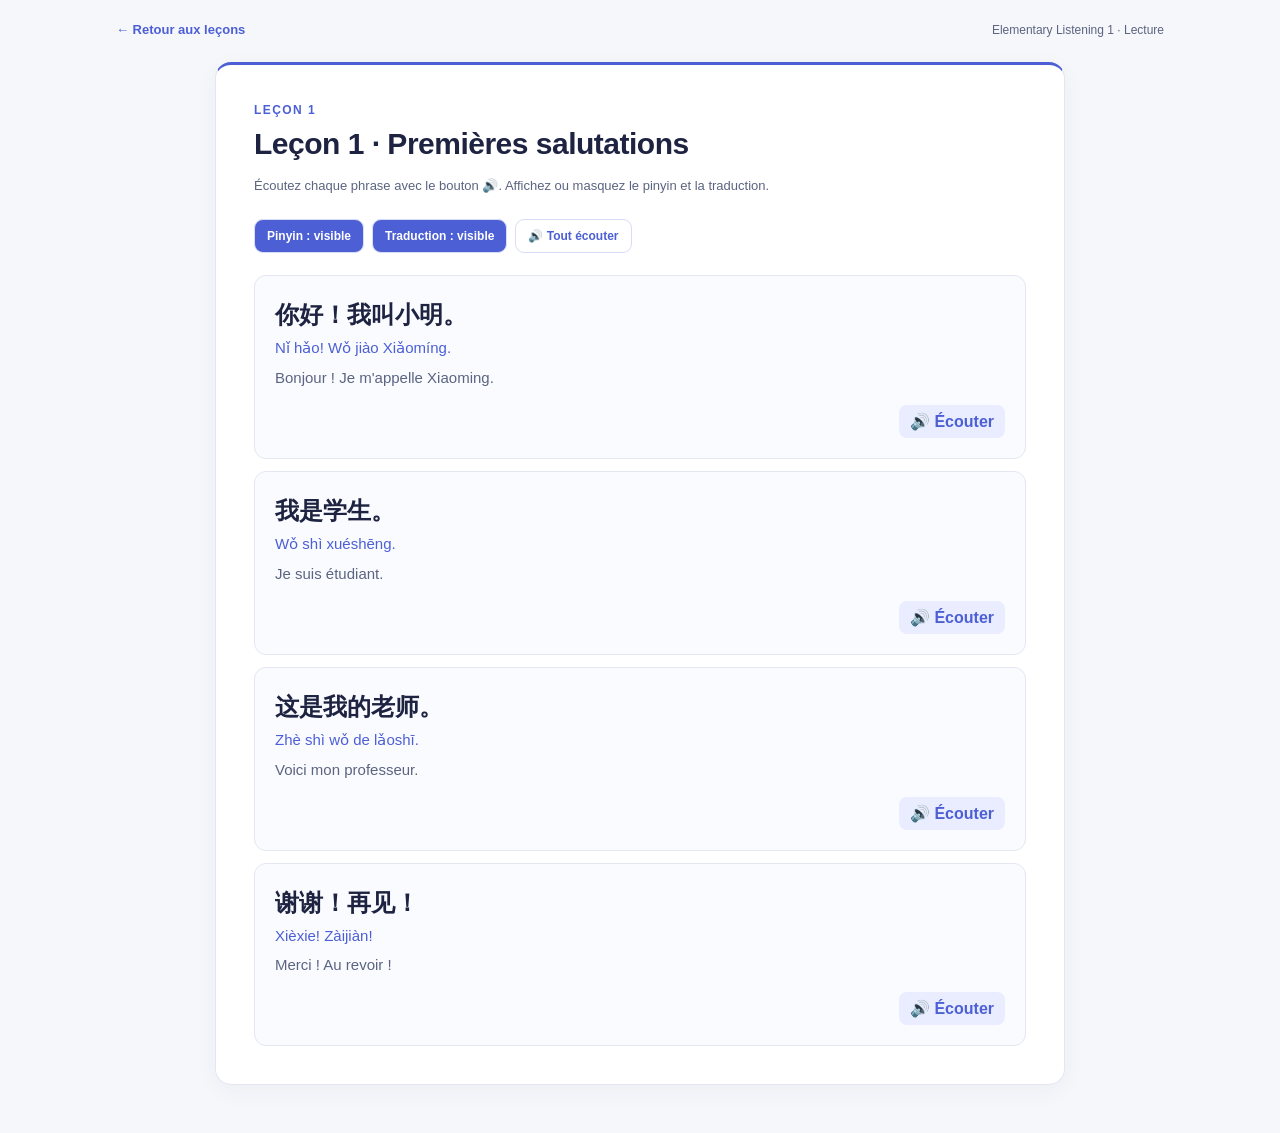
<file: read.html>
<!doctype html><html lang="fr"><head><meta charset="utf-8"><meta name="viewport" content="width=device-width, initial-scale=1"><title>Lecture · Elementary Listening 1</title><link rel="stylesheet" href="assets/site.css"></head><body><div class="container"><header class="reader-header"><a class="back-link" href="index.html">← Retour aux leçons</a><div class="small-muted">Elementary Listening 1 · Lecture</div></header><main class="reader-card"><div class="reader-label" id="lessonIndicator">LEÇON</div><h1 class="reader-title" id="title">Lecture</h1><p class="reader-intro">Écoutez chaque phrase avec le bouton 🔊. Affichez ou masquez le pinyin et la traduction.</p><nav class="reader-options"><button class="pill-button selected" id="togglePinyin" aria-pressed="true">Pinyin : visible</button><button class="pill-button selected" id="toggleTranslation" aria-pressed="true">Traduction : visible</button><button class="pill-button" id="speakAll">🔊 Tout écouter</button></nav><div class="paragraphs" id="paragraphs"></div></main></div><script src="js/read.js" defer></script></body></html>
</file>
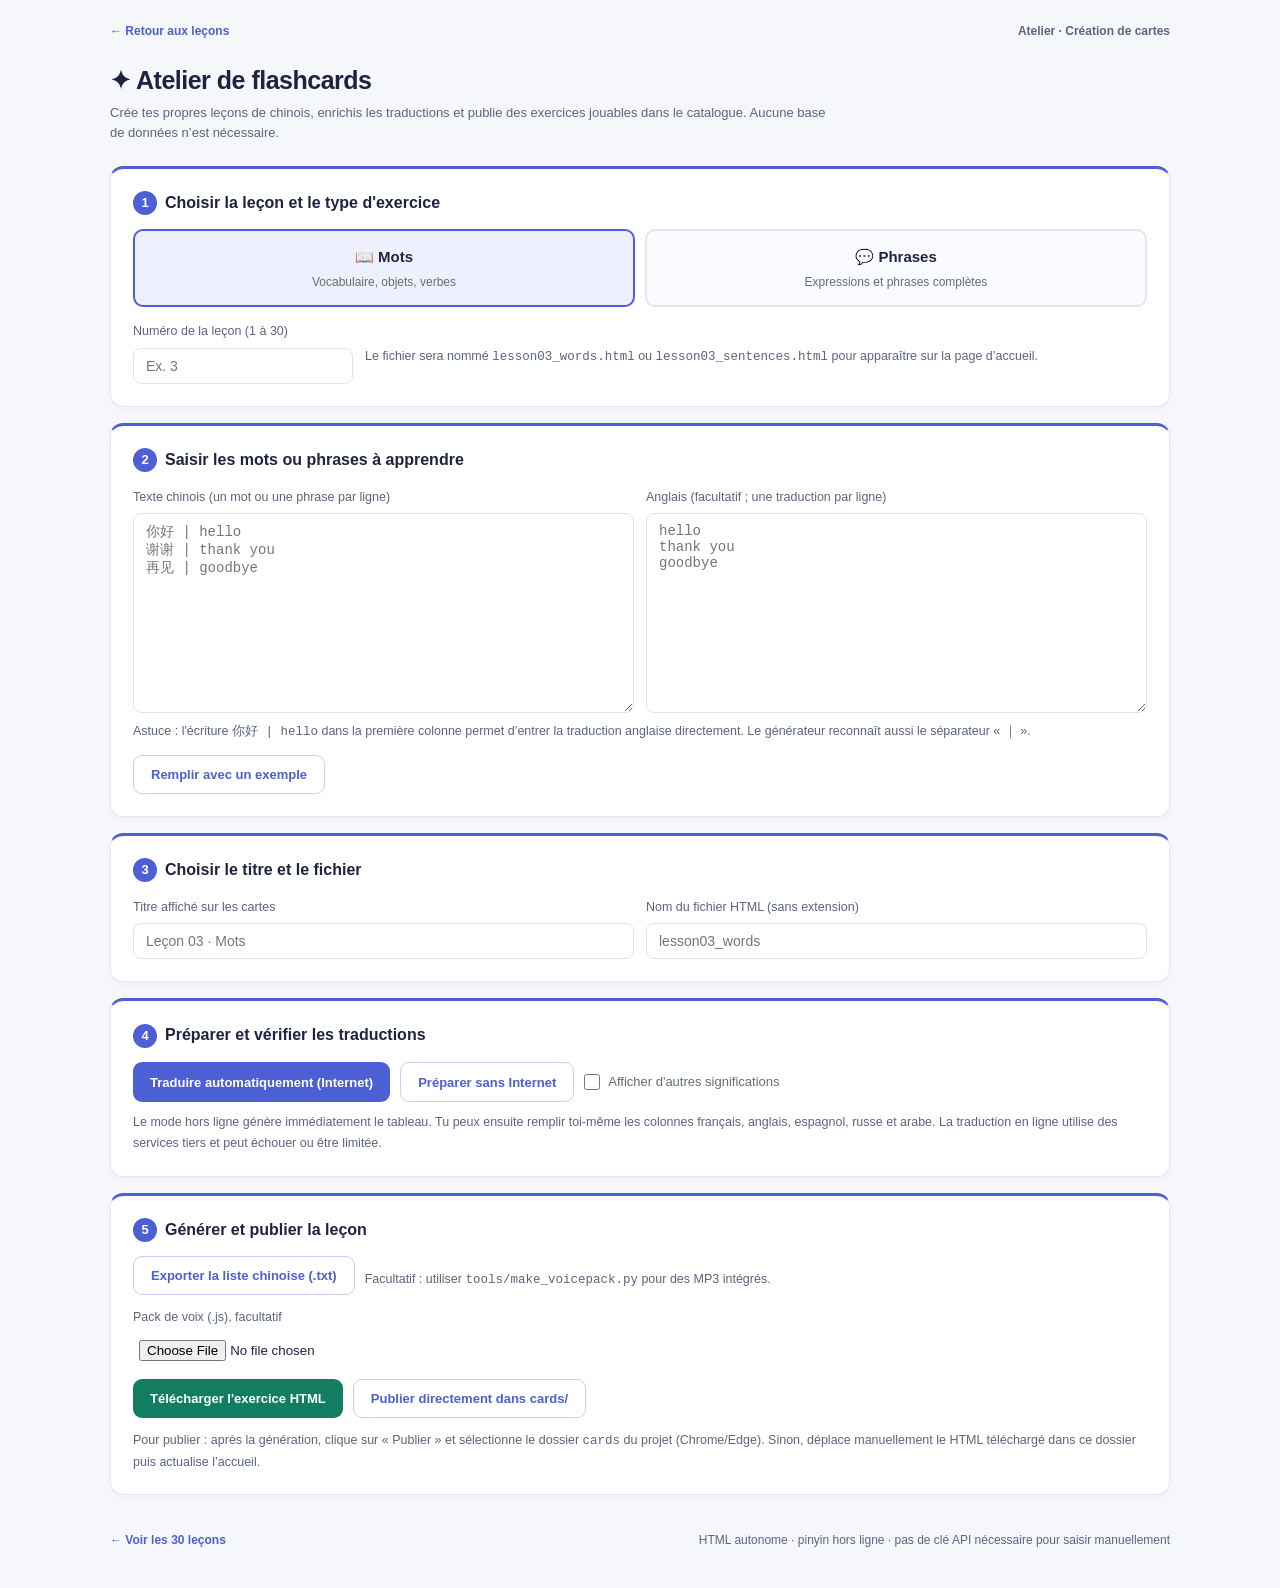
<file: studio.html>
<!DOCTYPE html>
<html lang="fr"><head>
<meta charset="UTF-8">
<meta name="viewport" content="width=device-width, initial-scale=1.0">
<title>Atelier de flashcards · Elementary Listening 1</title>
<style>
  * { box-sizing: border-box; margin: 0; padding: 0; }
  body {
    font-family: -apple-system, "Segoe UI", "PingFang SC", "Microsoft YaHei", sans-serif;
    background: #f5f6fa;
    color: #2d3436;
    padding: 20px;
    line-height: 1.6;
  }
  .wrap { max-width: 1000px; margin: 0 auto; }
  h1 { font-size: 24px; margin-bottom: 6px; }
  .sub { color: #636e72; font-size: 13px; margin-bottom: 22px; }

  .card {
    background: #fff;
    border-radius: 12px;
    padding: 20px;
    margin-bottom: 18px;
    box-shadow: 0 2px 8px rgba(0,0,0,.06);
  }
  .card h2 { font-size: 16px; margin-bottom: 14px; color: #2d3436; display:flex; align-items:center; gap:8px;}
  .card h2 .step { background:#0984e3; color:#fff; border-radius:50%; width:24px; height:24px; display:inline-flex; align-items:center; justify-content:center; font-size:13px;}

  .row { display: flex; gap: 12px; flex-wrap: wrap; align-items: flex-end; }
  .field { display: flex; flex-direction: column; gap: 6px; }
  .field label { font-size: 13px; color: #636e72; }
  input[type=text], input[type=number], textarea, select {
    border: 1px solid #dfe6e9;
    border-radius: 8px;
    padding: 9px 12px;
    font-size: 14px;
    font-family: inherit;
    outline: none;
    transition: border .2s;
  }
  input:focus, textarea:focus, select:focus { border-color: #0984e3; }
  textarea { width: 100%; min-height: 160px; resize: vertical; font-family: "Consolas", monospace; }

  .modes { display: flex; gap: 10px; flex-wrap: wrap; }
  .mode-opt {
    flex: 1; min-width: 140px;
    border: 2px solid #dfe6e9; border-radius: 10px;
    padding: 14px; text-align: center; cursor: pointer;
    transition: all .2s; background: #fafbfc;
  }
  .mode-opt:hover { border-color: #74b9ff; }
  .mode-opt.active { border-color: #0984e3; background: #e8f4fd; }
  .mode-opt .t { font-weight: 600; font-size: 15px; }
  .mode-opt .d { font-size: 12px; color: #636e72; margin-top: 4px; }

  .refresh-cell { text-align: center; width: 40px; }
  .refresh-btn {
    border: none; background: #00b894; color: #fff; width: 30px; height: 30px;
    border-radius: 50%; font-size: 15px; cursor: pointer; display: none;
    transition: background .2s, transform .1s;
  }
  .refresh-btn:hover { background: #00a085; }
  .refresh-btn:active { transform: scale(.9); }
  .refresh-btn.show { display: inline-flex; align-items: center; justify-content: center; }

  .btn {
    background: #0984e3; color: #fff; border: none;
    padding: 11px 24px; border-radius: 8px; font-size: 15px;
    cursor: pointer; transition: background .2s; font-family: inherit;
  }
  .btn:hover { background: #0870c0; }
  .btn:disabled { background: #b2bec3; cursor: not-allowed; }
  .btn.secondary { background: #fff; color: #0984e3; border: 1px solid #0984e3; }
  .btn.secondary:hover { background: #e8f4fd; }
  .btn.green { background: #00b894; }
  .btn.green:hover { background: #00a085; }

  .progress { margin-top: 14px; }
  .bar { height: 8px; background: #dfe6e9; border-radius: 4px; overflow: hidden; }
  .bar > div { height: 100%; background: #0984e3; width: 0; transition: width .3s; }
  .pinfo { font-size: 13px; color: #636e72; margin-top: 6px; }

  table { width: 100%; border-collapse: collapse; font-size: 13px; }
  th, td { border: 1px solid #dfe6e9; padding: 6px 8px; text-align: left; }
  th { background: #f1f2f6; font-weight: 600; position: sticky; top: 0; }
  td input { width: 100%; border: none; padding: 4px; font-size: 13px; background: transparent; }
  td input:focus { background: #fff8e1; outline: 1px solid #fdcb6e; }
  .tbl-wrap { max-height: 420px; overflow: auto; border: 1px solid #dfe6e9; border-radius: 8px; }
  .emoji-cell { text-align: center; font-size: 20px; width: 50px; }

  .toggle { display: flex; align-items: center; gap: 8px; font-size: 13px; color: #636e72; margin: 10px 0; cursor: pointer; }
  .toggle input { width: 16px; height: 16px; }

  .actions { display: flex; gap: 10px; flex-wrap: wrap; }
  .note { font-size: 12px; color: #e17055; margin-top: 8px; }
  .ok { font-size: 13px; color: #00b894; margin-top: 8px; }

/* -------- Habillage atelier cohérent avec l'accueil -------- */
body{font-family:-apple-system,BlinkMacSystemFont,"Segoe UI",Arial,sans-serif;background:#f6f7fb;color:#1d2340;padding:22px 16px 40px;line-height:1.55}
.wrap{max-width:1060px;margin:0 auto}h1{font-size:25px;letter-spacing:-.5px;margin-bottom:4px}.sub{color:#5b6480;font-size:13px;margin-bottom:22px;max-width:720px}
.card{border:1px solid #e3e7f1;border-top:3px solid #4c5fd5;border-radius:13px;box-shadow:0 2px 10px #1d234008;padding:22px;margin-bottom:16px}
.card h2{color:#1d2340;font-size:16px}.card h2 .step{background:#4c5fd5}
.mode-opt{border-color:#e3e7f1;background:#fafbff}.mode-opt:hover{border-color:#929fe7}.mode-opt.active{border-color:#4c5fd5;background:#eef1fd}
.field label,.tip{font-size:12.5px;color:#5b6480;line-height:1.65}.tip{margin-top:8px}.field{min-width:0}.field input[type=text],.field input[type=number],.field textarea{width:100%;background:#fff;min-width:0}.field textarea{resize:vertical}.field input:focus,.field textarea:focus{border-color:#4c5fd5}
.btn{background:#4c5fd5;border-radius:9px;font-size:13px;font-weight:700;padding:11px 17px}.btn:hover{background:#394ab6}.btn.secondary{color:#4c5fd5;border-color:#c8d0f5;background:#fff}.btn.secondary:hover{background:#eef1fd}.btn.green{background:#137d62}.btn.green:hover{background:#08694f}.bar>div{background:#4c5fd5}
.studio-nav{display:flex;justify-content:space-between;align-items:center;gap:12px;flex-wrap:wrap;font-size:12px;font-weight:700;color:#5b6480;margin-bottom:20px}.studio-nav a,.studio-footer a{color:#4c5fd5;text-decoration:none;font-weight:700}
.studio-footer{font-size:12px;color:#5b6480;display:flex;justify-content:space-between;gap:8px;flex-wrap:wrap;padding-top:20px}.tbl-wrap{max-height:470px}.tbl-wrap th{background:#eef1fd;color:#404d77}.refresh-btn{background:#137d62}.note{color:#a4432e}.ok{color:#137d62}
@media(max-width:640px){body{padding:16px 10px 40px}.card{padding:16px}.card .row>.field{flex:1 1 100%!important}.modes{flex-direction:column}.mode-opt{min-width:unset}.sub{line-height:1.7}}

</style>
</head>
<body>
<div class="wrap">
  <div class="studio-nav"><a href="index.html">← Retour aux leçons</a><span>Atelier · Création de cartes</span></div>
  <h1>✦ Atelier de flashcards</h1>
  <div class="sub">Crée tes propres leçons de chinois, enrichis les traductions et publie des exercices jouables dans le catalogue. Aucune base de données n’est nécessaire.</div>
  <div class="card">
    <h2><span class="step">1</span> Choisir la leçon et le type d'exercice</h2>
    <div class="modes">
      <div class="mode-opt active" data-mode="word"><div class="t">📖 Mots</div><div class="d">Vocabulaire, objets, verbes</div></div>
      <div class="mode-opt" data-mode="phrase"><div class="t">💬 Phrases</div><div class="d">Expressions et phrases complètes</div></div>
    </div>
    <div class="row" style="margin-top:14px;">
      <div class="field" style="flex:0 0 220px;"><label for="lessonNo">Numéro de la leçon (1 à 30)</label><input type="number" id="lessonNo" min="1" max="30" placeholder="Ex. 3"></div>
      <div class="field" style="flex:1;align-self:center;"><div class="tip">Le fichier sera nommé <code>lesson03_words.html</code> ou <code>lesson03_sentences.html</code> pour apparaître sur la page d’accueil.</div></div>
    </div>
  </div>
  <div class="card">
    <h2><span class="step">2</span> Saisir les mots ou phrases à apprendre</h2>
    <div class="row" style="align-items:stretch;gap:12px;">
      <div class="field" style="flex:1;"><label for="words">Texte chinois (un mot ou une phrase par ligne)</label><textarea id="words" style="height:200px;" placeholder="你好 | hello&#10;谢谢 | thank you&#10;再见 | goodbye"></textarea></div>
      <div class="field" style="flex:1;"><label for="wordsEn">Anglais (facultatif ; une traduction par ligne)</label><textarea id="wordsEn" style="height:200px;" placeholder="hello&#10;thank you&#10;goodbye"></textarea></div>
    </div>
    <div class="tip">Astuce : l'écriture <code>你好 | hello</code> dans la première colonne permet d’entrer la traduction anglaise directement. Le générateur reconnaît aussi le séparateur « ｜ ».</div>
    <div class="actions" style="margin-top:12px;"><button class="btn secondary" id="demoBtn" type="button">Remplir avec un exemple</button></div>
  </div>
  <div class="card">
    <h2><span class="step">3</span> Choisir le titre et le fichier</h2>
    <div class="row">
      <div class="field" style="flex:1;"><label for="titleCn">Titre affiché sur les cartes</label><input type="text" id="titleCn" placeholder="Leçon 03 · Mots"></div>
      <div class="field" style="flex:1;"><label for="titleEn">Nom du fichier HTML (sans extension)</label><input type="text" id="titleEn" placeholder="lesson03_words"></div>
    </div>
  </div>
  <div class="card">
    <h2><span class="step">4</span> Préparer et vérifier les traductions</h2>
    <div class="actions">
      <button class="btn" id="translateBtn" type="button">Traduire automatiquement (Internet)</button>
      <button class="btn secondary" id="prepareBtn" type="button">Préparer sans Internet</button>
      <button class="btn secondary" id="pauseBtn" style="display:none;" type="button">Pause</button>
      <button class="btn secondary" id="stopBtn" style="display:none;" type="button">Arrêter</button>
      <label class="toggle"><input type="checkbox" id="showAlts"> Afficher d'autres significations</label>
    </div>
    <div class="tip" style="margin-top:10px;">Le mode hors ligne génère immédiatement le tableau. Tu peux ensuite remplir toi-même les colonnes français, anglais, espagnol, russe et arabe. La traduction en ligne utilise des services tiers et peut échouer ou être limitée.</div>
    <div class="progress" id="progress" style="display:none;"><div class="bar"><div id="barFill"></div></div><div class="pinfo" id="pinfo">Préparation...</div></div>
    <div class="note" id="warn" style="display:none;"></div>
    <div class="tbl-wrap" id="tblWrap" style="display:none;margin-top:14px;"><table id="preview"><thead><tr><th class="refresh-cell">↻</th><th>Chinois</th><th class="emoji-cell">Emoji</th><th>Pinyin</th><th>Anglais</th><th>Français</th><th>Espagnol</th><th>Russe</th><th>Arabe</th></tr></thead><tbody id="tbody"></tbody></table></div>
  </div>
  <div class="card">
    <h2><span class="step">5</span> Générer et publier la leçon</h2>
    <div class="actions" style="margin-bottom:12px;"><button class="btn secondary" id="exportWordsBtn" type="button">Exporter la liste chinoise (.txt)</button><span class="tip" style="align-self:center;">Facultatif : utiliser <code>tools/make_voicepack.py</code> pour des MP3 intégrés.</span></div>
    <div class="row" style="margin-bottom:12px;"><div class="field" style="flex:1;"><label for="voiceFile">Pack de voix (.js), facultatif</label><input type="file" id="voiceFile" accept=".js,application/javascript,text/plain" style="padding:6px;"></div></div>
    <div class="actions"><button class="btn green" id="genBtn" type="button" disabled>Télécharger l'exercice HTML</button><button class="btn secondary" id="publishBtn" type="button" disabled>Publier directement dans cards/</button></div>
    <p class="tip" style="margin-top:12px;">Pour publier : après la génération, clique sur « Publier » et sélectionne le dossier <code>cards</code> du projet (Chrome/Edge). Sinon, déplace manuellement le HTML téléchargé dans ce dossier puis actualise l’accueil.</p>
    <div class="ok" id="okMsg" style="display:none;" role="status"></div>
  </div>
  <footer class="studio-footer"><a href="index.html">← Voir les 30 leçons</a><span>HTML autonome · pinyin hors ligne · pas de clé API nécessaire pour saisir manuellement</span></footer>
</div>
<script>
/* ===== pinyin-pro (嵌入) ===== */
(function(){
!function(n,i){"object"==typeof exports&&"undefined"!=typeof module?i(exports):"function"==typeof define&&define.amd?define(["exports"],i):i((n="undefined"!=typeof globalThis?globalThis:n||self).pinyinPro={})}(this,(function(n){"use strict";const i=/^[\uD800-\uDBFF]$/,g=/^[\uDC00-\uDFFF]$/,h=/[\uD800-\uDBFF][\uDC00-\uDFFF]/g;var u;!function(n){n[n.Unknown=1e-13]="Unknown",n[n.Rule=1e-12]="Rule",n[n.DICT=2e-8]="DICT",n[n.Surname=1]="Surname",n[n.Custom=1]="Custom"}(u||(u={}));const s={Normal:1,Surname:10,Custom:100};function o(n){var i;return n.length-((null===(i=n.match(h))||void 0===i?void 0:i.length)||0)}function z(n){const h=[];let u=0;for(;u<n.length;){const s=n[u];i.test(s)&&g.test(n[u+1])?(h.push(n.substring(u,u+2)),u+=2):(h.push(s),u+=1)}return h}class t{constructor(){this.NumberDICT=[],this.StringDICT=new Map}get(n){if(n.length>1)return this.StringDICT.get(n);{const i=n.charCodeAt(0);return this.NumberDICT[i]}}set(n,i){if(n.length>1)this.StringDICT.set(n,i);else{const g=n.charCodeAt(0);this.NumberDICT[g]=i}}clear(){this.NumberDICT=[],this.StringDICT.clear()}}const y={"bǎng páng pāng":["膀"],"líng":["〇","伶","凌","刢","囹","坽","夌","姈","婈","孁","岺","彾","掕","昤","朎","柃","棂","櫺","欞","泠","淩","澪","灵","燯","爧","狑","玲","琌","瓴","皊","砱","祾","秢","竛","笭","紷","綾","绫","羐","羚","翎","聆","舲","苓","菱","蓤","蔆","蕶","蛉","衑","裬","詅","跉","軨","輘","酃","醽","鈴","錂","铃","閝","陵","零","霊","霗","霛","霝","靈","駖","魿","鯪","鲮","鴒","鸰","鹷","麢","齡","齢","龄","龗","㥄"],"yī":["一","乊","伊","依","医","吚","咿","噫","壱","壹","夁","嫛","嬄","弌","揖","撎","檹","毉","洢","渏","漪","瑿","畩","祎","禕","稦","繄","蛜","衤","譩","辷","郼","醫","銥","铱","鷖","鹥","黟","黳"],"dīng zhēng":["丁"],"kǎo qiǎo yú":["丂"],"qī":["七","倛","僛","凄","嘁","墄","娸","悽","慼","慽","戚","捿","柒","桤","桼","棲","榿","欺","沏","淒","漆","紪","緀","萋","褄","諆","迉","郪","鏚","霋","魌","鶈"],"shàng":["丄","尙","尚","恦","緔","绱"],"xià":["丅","下","乤","圷","夏","夓","懗","梺","疜","睱","罅","鎼","鏬"],"hǎn":["丆","喊","浫","罕","豃","㘎"],"wàn mò":["万"],"zhàng":["丈","仗","墇","嶂","帐","帳","幛","扙","杖","涱","痮","瘬","瘴","瞕","粀","胀","脹","賬","账","障"],"sān":["三","厁","叁","弎","毵","毶","毿","犙","鬖"],"shàng shǎng shang":["上"],"qí jī":["丌","其","奇"],"bù fǒu":["不"],"yǔ yù yú":["与"],"miǎn":["丏","偭","免","冕","勉","勔","喕","娩","愐","汅","沔","湎","睌","緬","缅","腼","葂","靦","鮸","𩾃"],"gài":["丐","乢","匃","匄","戤","概","槩","槪","溉","漑","瓂","葢","鈣","钙","𬮿"],"chǒu":["丑","丒","侴","吜","杽","瞅","矁","醜","魗"],"zhuān":["专","叀","嫥","専","專","瑼","甎","砖","磗","磚","蟤","諯","鄟","顓","颛","鱄","䏝"],"qiě jū":["且"],"pī":["丕","伓","伾","噼","坯","岯","憵","批","披","炋","狉","狓","砒","磇","礔","礕","秛","秠","耚","豾","邳","鈚","鉟","銔","錃","錍","霹","駓","髬","魾","𬳵"],"shì":["世","丗","亊","事","仕","侍","冟","势","勢","卋","呩","嗜","噬","士","奭","嬕","室","市","式","弑","弒","恀","恃","戺","拭","揓","是","昰","枾","柿","栻","澨","烒","煶","眂","眎","眡","睗","示","礻","筮","簭","舐","舓","襫","視","视","觢","試","誓","諡","謚","试","谥","貰","贳","軾","轼","逝","遾","釈","释","釋","鈰","鉃","鉽","铈","飾","餙","餝","饰","鰘","䏡","𬤊"],"qiū":["丘","丠","坵","媝","恘","恷","楸","秋","秌","穐","篍","緧","萩","蘒","蚯","蝵","蟗","蠤","趥","邱","鞦","鞧","鰌","鰍","鳅","鶖","鹙","龝"],"bǐng":["丙","屛","怲","抦","昞","昺","柄","棅","炳","禀","秉","稟","苪","蛃","邴","鈵","陃","鞆","餅","餠","饼"],"yè":["业","亱","僷","墷","夜","嶪","嶫","抴","捙","擛","擪","擫","晔","曄","曅","曗","曳","曵","枼","枽","業","洂","液","澲","烨","燁","爗","璍","皣","瞱","瞸","礏","腋","葉","謁","谒","邺","鄴","鍱","鐷","靥","靨","頁","页","餣","饁","馌","驜","鵺","鸈"],"cóng":["丛","从","叢","婃","孮","従","徔","徖","悰","樷","欉","淙","灇","爜","琮","藂","誴","賨","賩","錝"],"dōng":["东","倲","冬","咚","埬","岽","崬","徚","昸","東","氡","氭","涷","笗","苳","菄","蝀","鮗","鯟","鶇","鶫","鸫","鼕","𬟽"],"sī":["丝","俬","凘","厮","司","咝","嘶","噝","媤","廝","恖","撕","斯","楒","泀","澌","燍","禗","禠","私","糹","絲","緦","纟","缌","罳","蕬","虒","蛳","蜤","螄","蟖","蟴","鉰","銯","鍶","鐁","锶","颸","飔","騦","鷥","鸶","鼶","㟃"],"chéng":["丞","呈","城","埕","堘","塍","塖","宬","峸","惩","懲","成","承","挰","掁","揨","枨","棖","橙","檙","洆","溗","澂","珵","珹","畻","程","窚","筬","絾","脭","荿","誠","诚","郕","酲","鋮","铖","騬","鯎"],"diū":["丟","丢","銩","铥"],"liǎng":["両","两","兩","唡","啢","掚","緉","脼","蜽","裲","魉","魎","𬜯"],"yǒu":["丣","卣","友","梄","湵","牖","禉","羑","聈","苃","莠","蜏","酉","銪","铕","黝"],"yán":["严","厳","啱","喦","嚴","塩","壛","壧","妍","姸","娫","娮","岩","嵒","嵓","巌","巖","巗","延","揅","昖","楌","檐","櫩","欕","沿","炎","炏","狿","琂","盐","碞","筵","簷","莚","蔅","虤","蜒","言","訁","訮","詽","讠","郔","閆","閻","闫","阎","顏","顔","颜","鹽","麣","𫄧"],"bìng":["並","併","倂","傡","垪","摒","栤","病","窉","竝","誁","靐","鮩"],"sàng sāng":["丧"],"gǔn":["丨","惃","滚","滾","磙","緄","绲","蓘","蔉","衮","袞","輥","辊","鮌","鯀","鲧"],"jiū":["丩","勼","啾","揪","揫","朻","究","糾","纠","萛","赳","阄","鬏","鬮","鳩","鸠"],"gè gě":["个","個","各"],"yā":["丫","圧","孲","庘","押","枒","桠","椏","錏","鐚","鴉","鴨","鵶","鸦","鸭"],"pán":["丬","媻","幋","槃","洀","瀊","爿","盘","盤","磐","縏","蒰","蟠","蹒","蹣","鎜","鞶"],"zhōng zhòng":["中"],"jǐ":["丮","妀","己","戟","挤","掎","撠","擠","橶","泲","犱","脊","虮","蟣","魢","鱾","麂"],"jiè":["丯","介","借","唶","堺","屆","届","岕","庎","徣","戒","楐","犗","玠","琾","界","畍","疥","砎","蚧","蛶","衸","褯","誡","诫","鎅","骱","魪"],"fēng":["丰","仹","偑","僼","凨","凬","凮","妦","寷","封","峯","峰","崶","枫","楓","檒","沣","沨","渢","灃","烽","犎","猦","琒","疯","瘋","盽","砜","碸","篈","蘴","蜂","蠭","豐","鄷","酆","鋒","鎽","鏠","锋","霻","靊","飌","麷"],"guàn kuàng":["丱"],"chuàn":["串","汌","玔","賗","釧","钏"],"chǎn":["丳","产","冁","剷","囅","嵼","旵","浐","滻","灛","產","産","簅","蒇","蕆","諂","譂","讇","谄","鏟","铲","閳","闡","阐","骣","𬊤"],"lín":["临","冧","壣","崊","嶙","斴","晽","暽","林","潾","瀶","燐","琳","璘","瞵","碄","磷","粦","粼","繗","翷","臨","轔","辚","遴","邻","鄰","鏻","阾","隣","霖","驎","鱗","鳞","麐","麟","𬴊","𬭸"],"zhuó":["丵","劅","卓","啄","圴","妰","娺","撯","擆","擢","斫","斮","斱","斲","斵","晫","椓","浊","浞","濁","灼","烵","琸","硺","禚","窡","籗","籱","罬","茁","蠗","蠿","諁","諑","謶","诼","酌","鐲","镯","鵫","鷟","䓬","𬸦"],"zhǔ":["丶","主","劯","嘱","囑","宔","帾","拄","渚","濐","煑","煮","燝","瞩","矚","罜","詝","陼","鸀","麈","𬣞"],"bā":["丷","仈","八","叭","哵","夿","岜","巴","捌","朳","玐","疤","笆","粑","羓","芭","蚆","豝","釟"],"wán":["丸","刓","完","岏","抏","捖","汍","烷","玩","琓","笂","紈","纨","翫","芄","貦","頑","顽"],"dān":["丹","勯","匰","単","妉","媅","殚","殫","甔","眈","砃","箪","簞","耼","耽","聃","聸","褝","襌","躭","郸","鄲","酖","頕"],"wèi wéi":["为"],"jǐng dǎn":["丼"],"lì lí":["丽"],"jǔ":["举","弆","挙","擧","椇","榉","榘","櫸","欅","矩","筥","聥","舉","莒","蒟","襷","踽","齟","龃"],"piě":["丿","苤","鐅","𬭯"],"fú":["乀","伏","俘","凫","刜","匐","咈","哹","垘","孚","岪","巿","帗","幅","幞","弗","彿","怫","扶","柫","栿","桴","氟","泭","浮","涪","澓","炥","玸","甶","畉","癁","祓","福","稪","符","箙","紱","紼","絥","綍","绂","绋","罘","罦","翇","艀","芙","芣","苻","茀","茯","菔","葍","虙","蚨","蜉","蝠","袚","袱","襆","襥","諨","豧","踾","輻","辐","郛","鉘","鉜","韍","韨","颫","髴","鮄","鮲","鳧","鳬","鴔","鵩","黻"],"yí jí":["乁"],"yì":["乂","义","亄","亦","亿","伇","伿","佾","俋","億","兿","刈","劓","劮","勚","勩","匇","呓","呭","呹","唈","囈","圛","坄","垼","埸","奕","嫕","嬑","寱","屹","峄","嶧","帟","帠","幆","廙","异","弈","弋","役","忆","怈","怿","悒","意","憶","懌","懿","抑","挹","敡","易","晹","曀","曎","杙","枍","棭","榏","槸","檍","歝","殔","殪","殹","毅","浂","浥","浳","湙","溢","潩","澺","瀷","炈","焲","熠","熤","熼","燚","燡","燱","獈","玴","異","疫","痬","瘗","瘞","瘱","癔","益","瞖","穓","竩","篒","縊","繶","繹","绎","缢","義","羿","翊","翌","翳","翼","耴","肄","肊","膉","臆","艗","艺","芅","苅","萟","蓺","薏","藙","藝","蘙","虉","蜴","螠","衪","袣","裔","裛","褹","襼","訲","訳","詍","詣","誼","譯","議","讛","议","译","诣","谊","豙","豛","豷","貖","贀","跇","轶","逸","邑","鄓","醷","釴","鈠","鎰","鐿","镒","镱","阣","隿","霬","饐","駅","驛","驿","骮","鮨","鶂","鶃","鶍","鷁","鷊","鷧","鷾","鸃","鹝","鹢","黓","齸","𬬩","㑊","𫄷","𬟁"],"nǎi":["乃","倷","奶","嬭","廼","氖","疓","艿","迺","釢"],"wǔ":["乄","五","仵","伍","侮","倵","儛","午","啎","妩","娬","嫵","庑","廡","忤","怃","憮","摀","武","潕","熓","牾","玝","珷","瑦","甒","碔","舞","躌","迕","逜","陚","鵡","鹉","𣲘"],"jiǔ":["久","乆","九","乣","奺","杦","汣","灸","玖","紤","舏","酒","镹","韭","韮"],"tuō zhé":["乇","杔","馲"],"me mó ma yāo":["么"],"zhī":["之","倁","卮","巵","搘","支","栀","梔","椥","榰","汁","泜","疷","祗","祬","秓","稙","綕","肢","胑","胝","脂","芝","蘵","蜘","衼","隻","鳷","鴲","鼅","𦭜"],"wū wù":["乌"],"zhà":["乍","咤","宱","搾","榨","溠","痄","蚱","詐","诈","醡","霅","䃎"],"hū":["乎","乯","匢","匫","呼","唿","嘑","垀","寣","幠","忽","惚","昒","歑","泘","淴","滹","烀","苸","虍","虖","謼","軤","轷","雐"],"fá":["乏","伐","傠","坺","垡","墢","姂","栰","浌","瞂","笩","筏","罚","罰","罸","藅","閥","阀"],"lè yuè yào lào":["乐","樂"],"yín":["乑","吟","噖","嚚","圁","垠","夤","婬","寅","峾","崟","崯","檭","殥","泿","淫","滛","烎","犾","狺","璌","硍","碒","荶","蔩","訔","訚","訡","誾","鄞","鈝","銀","银","霪","鷣","齦"],"pīng":["乒","俜","娉","涄","甹","砯","聠","艵","頩"],"pāng":["乓","滂","胮","膖","雱","霶"],"qiáo":["乔","侨","僑","嫶","憔","桥","槗","樵","橋","櫵","犞","瞧","硚","礄","荍","荞","蕎","藮","譙","趫","鐈","鞒","鞽","顦"],"hǔ":["乕","琥","萀","虎","虝","錿","鯱"],"guāi":["乖"],"chéng shèng":["乗","乘","娍"],"yǐ":["乙","乛","以","倚","偯","嬟","崺","已","庡","扆","攺","敼","旑","旖","檥","矣","礒","笖","舣","艤","苡","苢","蚁","螘","蟻","裿","踦","輢","轙","逘","酏","釔","鈘","鉯","钇","顗","鳦","齮","𫖮","𬺈"],"háo yǐ":["乚"],"niè miē":["乜"],"qǐ":["乞","企","启","唘","啓","啔","啟","婍","屺","杞","棨","玘","盀","綺","绮","芑","諬","起","邔","闙"],"yě":["也","冶","嘢","埜","壄","漜","野"],"xí":["习","喺","媳","嶍","席","椺","檄","漝","習","蓆","袭","襲","覡","觋","謵","趘","郋","鎴","隰","霫","飁","騱","騽","驨","鰼","鳛","𠅤","𫘬"],"xiāng":["乡","厢","廂","忀","楿","欀","湘","瓖","稥","箱","緗","缃","膷","芗","萫","葙","薌","襄","郷","鄉","鄊","鄕","鑲","镶","香","驤","骧","鱜","麘","𬙋"],"shū":["书","倏","倐","儵","叔","姝","尗","抒","掓","摅","攄","書","枢","梳","樞","殊","殳","毹","毺","淑","瀭","焂","疎","疏","紓","綀","纾","舒","菽","蔬","踈","軗","輸","输","鄃","陎","鮛","鵨"],"dǒu":["乧","抖","枓","蚪","鈄","阧","陡"],"shǐ":["乨","使","兘","史","始","宩","屎","榁","矢","笶","豕","鉂","駛","驶"],"jī":["乩","僟","击","刉","刏","剞","叽","唧","喞","嗘","嘰","圾","基","墼","姬","屐","嵆","嵇","撃","擊","朞","机","枅","樭","機","毄","激","犄","玑","璣","畸","畿","癪","矶","磯","积","積","笄","筓","箕","簊","緁","羁","羇","羈","耭","肌","芨","虀","覉","覊","譏","譤","讥","賫","賷","赍","跻","踑","躋","躸","銈","錤","鐖","鑇","鑙","隮","雞","鞿","韲","飢","饑","饥","魕","鳮","鶏","鶺","鷄","鸄","鸡","齎","齏","齑","𬯀","𫓯","𫓹","𫌀"],"náng":["乪","嚢","欜","蠰","饢"],"jiā":["乫","佳","傢","加","嘉","抸","枷","梜","毠","泇","浃","浹","犌","猳","珈","痂","笳","糘","耞","腵","葭","袈","豭","貑","跏","迦","鉫","鎵","镓","鴐","麚","𬂩"],"jù":["乬","倨","倶","具","剧","劇","勮","埧","埾","壉","姖","屦","屨","岠","巨","巪","怇","惧","愳","懅","懼","拒","拠","昛","歫","洰","澽","炬","烥","犋","秬","窭","窶","簴","粔","耟","聚","虡","蚷","詎","讵","豦","距","踞","躆","遽","邭","醵","鉅","鐻","钜","颶","飓","駏","鮔"],"shí":["乭","十","埘","塒","姼","实","実","寔","實","峕","嵵","时","旹","時","榯","湜","溡","炻","祏","竍","蚀","蝕","辻","遈","鉐","飠","饣","鮖","鰣","鲥","鼫","鼭"],"mǎo":["乮","冇","卯","峁","戼","昴","泖","笷","蓩","鉚","铆"],"mǎi":["买","嘪","荬","蕒","買","鷶"],"luàn":["乱","亂","釠"],"rǔ":["乳","擩","汝","肗","辱","鄏"],"xué":["乴","学","學","峃","嶨","斈","泶","澩","燢","穴","茓","袕","踅","鷽","鸴"],"yǎn":["䶮","乵","俨","偃","儼","兖","兗","厣","厴","噞","孍","嵃","巘","巚","弇","愝","戭","扊","抁","掩","揜","曮","椼","檿","沇","渷","演","琰","甗","眼","罨","萒","蝘","衍","褗","躽","遃","郾","隒","顩","魇","魘","鰋","鶠","黡","黤","黬","黭","黶","鼴","鼹","齴","龑","𬸘","𬙂","𪩘"],"fǔ":["乶","俌","俛","俯","府","弣","抚","拊","撫","斧","椨","滏","焤","甫","盙","簠","腐","腑","蜅","輔","辅","郙","釜","釡","阝","頫","鬴","黼","㕮","𫖯"],"shā":["乷","唦","杀","桬","殺","毮","猀","痧","砂","硰","紗","繺","纱","蔱","裟","鎩","铩","閷","髿","魦","鯊","鯋","鲨"],"nǎ":["乸","雫"],"qián":["乹","亁","仱","偂","前","墘","媊","岒","拑","掮","榩","橬","歬","潛","潜","濳","灊","箝","葥","虔","軡","鈐","鉗","銭","錢","鎆","钤","钱","钳","靬","騚","騝","鰬","黔","黚"],"suǒ":["乺","唢","嗩","所","暛","溑","溹","琐","琑","瑣","索","褨","鎖","鎻","鏁","锁"],"yú":["乻","于","亐","伃","余","堣","堬","妤","娛","娯","娱","嬩","崳","嵎","嵛","愚","扵","揄","旟","楡","楰","榆","欤","歈","歟","歶","渔","渝","湡","漁","澞","牏","狳","玗","玙","瑜","璵","盂","睮","窬","竽","籅","羭","腴","臾","舁","舆","艅","茰","萮","萸","蕍","蘛","虞","虶","蝓","螸","衧","褕","覦","觎","諛","謣","谀","踰","輿","轝","逾","邘","酑","鍝","隅","雓","雩","餘","馀","騟","骬","髃","魚","魣","鮽","鯲","鰅","鱼","鷠","鸆","齵"],"zhù":["乼","伫","佇","住","坾","墸","壴","嵀","拀","杼","柱","樦","殶","注","炷","疰","眝","祝","祩","竚","筯","箸","篫","簗","紵","紸","纻","羜","翥","苎","莇","蛀","註","貯","贮","跓","軴","鉒","鋳","鑄","铸","馵","駐","驻"],"zhě":["乽","者","褶","襵","赭","踷","鍺","锗"],"qián gān":["乾"],"zhì luàn":["乿"],"guī":["亀","圭","妫","媯","嫢","嬀","帰","归","摫","椝","槻","槼","櫷","歸","珪","瑰","璝","瓌","皈","瞡","硅","茥","蘬","規","规","邽","郌","閨","闺","騩","鬶","鬹"],"lǐn lìn":["亃"],"jué":["亅","决","刔","劂","匷","厥","噊","孒","孓","崛","崫","嶥","彏","憠","憰","戄","抉","挗","掘","攫","桷","橛","橜","欮","氒","決","灍","焳","熦","爑","爴","爵","獗","玃","玦","玨","珏","瑴","瘚","矍","矡","砄","絕","絶","绝","臄","芵","蕝","蕨","虳","蟨","蟩","觖","觮","觼","訣","譎","诀","谲","貜","赽","趉","蹷","躩","鈌","鐍","鐝","钁","镢","鴂","鴃","鷢","𫘝","㵐","𫔎"],"le liǎo":["了"],"gè mā":["亇"],"yǔ yú":["予","懙"],"zhēng":["争","佂","凧","姃","媜","峥","崝","崢","征","徰","炡","烝","爭","狰","猙","癥","眐","睁","睜","筝","箏","篜","聇","脀","蒸","踭","鉦","錚","鏳","鬇"],"èr":["二","刵","咡","弍","弐","樲","誀","貮","貳","贰","髶"],"chù":["亍","傗","儊","怵","憷","搐","斶","歜","珿","琡","矗","竌","絀","绌","臅","触","觸","豖","鄐","閦","黜"],"kuī":["亏","刲","岿","巋","盔","窥","窺","聧","虧","闚","顝"],"yún":["云","伝","勻","匀","囩","妘","愪","抣","昀","橒","沄","涢","溳","澐","熉","畇","秐","筼","篔","紜","縜","纭","耘","芸","蒷","蕓","郧","鄖","鋆","雲"],"hù":["互","冱","嗀","嚛","婟","嫭","嫮","岵","帍","弖","怙","戶","户","戸","戽","扈","护","昈","槴","沍","沪","滬","熩","瓠","祜","笏","簄","粐","綔","蔰","護","豰","鄠","鍙","頀","鱯","鳠","鳸","鸌","鹱"],"qí":["亓","剘","埼","岐","岓","崎","嵜","愭","掑","斉","斊","旂","旗","棊","棋","檱","櫀","歧","淇","濝","猉","玂","琦","琪","璂","畦","疧","碁","碕","祁","祈","祺","禥","竒","簯","簱","籏","粸","綥","綦","肵","脐","臍","艩","芪","萁","萕","蕲","藄","蘄","蚑","蚚","蛴","蜝","蜞","螧","蠐","褀","軝","鄿","釮","錡","锜","陭","頎","颀","騎","騏","騹","骐","骑","鬐","鬿","鯕","鰭","鲯","鳍","鵸","鶀","麒","麡","𨙸","𬨂","䓫"],"jǐng":["井","儆","刭","剄","坓","宑","幜","憬","暻","殌","汫","汬","澋","璄","璟","璥","穽","肼","蟼","警","阱","頚","頸"],"sì":["亖","佀","価","儩","兕","嗣","四","姒","娰","孠","寺","巳","柶","榹","汜","泗","泤","洍","洠","涘","瀃","牭","祀","禩","竢","笥","耜","肂","肆","蕼","覗","貄","釲","鈶","鈻","飤","飼","饲","駟","騃","驷"],"suì":["亗","嬘","岁","嵗","旞","檖","歲","歳","澻","煫","燧","璲","砕","碎","祟","禭","穂","穗","穟","繀","繐","繸","襚","誶","譢","谇","賥","邃","鐆","鐩","隧","韢","𫟦","𬭼"],"gèn":["亘","亙","揯","搄","茛"],"yà":["亚","亜","俹","冴","劜","圔","圠","埡","娅","婭","揠","氩","氬","犽","砑","稏","聐","襾","覀","訝","讶","迓","齾"],"xiē suò":["些"],"qí zhāi":["亝","齊"],"yā yà":["亞","压","垭","壓","铔"],"jí qì":["亟","焏"],"tóu":["亠","投","頭","骰"],"wáng wú":["亡"],"kàng háng gāng":["亢"],"dà":["亣","眔"],"jiāo":["交","僬","娇","嬌","峧","嶕","嶣","憍","椒","浇","澆","焦","礁","穚","簥","胶","膠","膲","茭","茮","蕉","虠","蛟","蟭","跤","轇","郊","鐎","驕","骄","鮫","鲛","鵁","鷦","鷮","鹪","䴔"],"hài":["亥","嗐","害","氦","餀","饚","駭","駴","骇"],"hēng pēng":["亨"],"mǔ":["亩","姆","峔","拇","母","牡","牳","畂","畆","畒","畝","畞","畮","砪","胟","踇","鉧","𬭁","𧿹"],ye:["亪"],"xiǎng":["享","亯","响","想","晑","蚃","蠁","響","飨","餉","饗","饷","鮝","鯗","鱶","鲞"],"jīng":["京","亰","兢","坕","坙","婛","惊","旌","旍","晶","橸","泾","涇","猄","睛","秔","稉","粳","精","経","經","綡","聙","腈","茎","荆","荊","菁","葏","驚","鯨","鲸","鶁","鶄","麖","麠","鼱","䴖"],"tíng":["亭","停","婷","嵉","庭","廷","楟","榳","筳","聤","莛","葶","蜓","蝏","諪","邒","霆","鼮","䗴"],"liàng":["亮","喨","悢","晾","湸","諒","谅","輌","輛","辆","鍄"],"qīn qìng":["亲","親"],"bó":["亳","仢","侼","僰","博","帛","愽","懪","挬","搏","欂","浡","淿","渤","煿","牔","狛","瓝","礴","秡","箔","簙","糪","胉","脖","膊","舶","艊","萡","葧","袯","襏","襮","謈","踣","郣","鈸","鉑","鋍","鎛","鑮","钹","铂","镈","餺","馎","馛","馞","駁","駮","驳","髆","鵓","鹁"],"yòu":["亴","佑","佦","侑","又","右","哊","唀","囿","姷","宥","峟","幼","狖","祐","蚴","誘","诱","貁","迶","酭","釉","鼬"],"xiè":["亵","伳","偞","偰","僁","卨","卸","噧","塮","夑","媟","屑","屧","廨","徢","懈","暬","械","榍","榭","泻","洩","渫","澥","瀉","瀣","灺","炧","炨","燮","爕","獬","祄","禼","糏","紲","絏","絬","繲","纈","绁","缷","薢","薤","蟹","蠏","褉","褻","謝","谢","躞","邂","靾","韰","齂","齘","齛","齥","𬹼","𤫉"],"dǎn dàn":["亶","馾"],"lián":["亷","劆","匲","匳","嗹","噒","奁","奩","嫾","帘","廉","怜","憐","涟","漣","濂","濓","瀮","熑","燫","簾","籢","籨","縺","翴","联","聨","聫","聮","聯","臁","莲","蓮","薕","螊","蠊","裢","褳","覝","謰","蹥","连","連","鎌","鐮","镰","鬑","鰱","鲢"],"duǒ":["亸","哚","嚲","埵","崜","朵","朶","綞","缍","趓","躱","躲","軃"],"wěi mén":["亹","斖"],"rén":["人","亻","仁","壬","忈","忎","朲","秂","芢","魜","鵀"],"jí":["亼","亽","伋","佶","偮","卙","即","卽","及","叝","吉","堲","塉","姞","嫉","岌","嵴","嶯","彶","忣","急","愱","戢","揤","极","棘","楫","極","槉","檝","殛","汲","湒","潗","疾","瘠","皍","笈","箿","籍","級","级","膌","艥","蒺","蕀","蕺","蝍","螏","襋","觙","谻","踖","蹐","躤","輯","轚","辑","郆","銡","鍓","鏶","集","雧","霵","鹡","㴔"],"wáng":["亾","仼","兦","莣","蚟"],"shén shí":["什"],"lè":["仂","叻","忇","氻","泐","玏","砳","簕","艻","阞","韷","餎","鰳","鱳","鳓"],"dīng":["仃","叮","帄","玎","疔","盯","耵","虰","靪"],"zè":["仄","崱","庂","捑","昃","昗","汄"],"jǐn jìn":["仅","僅","嫤"],"pú pū":["仆"],"chóu qiú":["仇"],"zhǎng":["仉","幥","掌","礃"],"jīn":["今","堻","巾","惍","斤","津","珒","琻","璡","砛","筋","荕","衿","襟","觔","金","釒","釿","钅","鹶","黅","𬬱"],"bīng":["仌","仒","兵","冫","冰","掤","氷","鋲"],"réng":["仍","礽","芿","辸","陾"],"fó":["仏","坲","梻"],"jīn sǎn":["仐"],"lún":["仑","伦","侖","倫","囵","圇","婨","崘","崙","棆","沦","淪","磮","腀","菕","蜦","踚","輪","轮","錀","陯","鯩","𬬭"],"cāng":["仓","仺","倉","凔","嵢","沧","滄","濸","獊","舱","艙","苍","蒼","螥","鸧"],"zǎi zǐ zī":["仔"],"tā":["他","塌","它","榙","溻","牠","祂","褟","趿","遢","闧"],"fù":["付","偩","傅","冨","副","咐","坿","复","妇","婦","媍","嬔","富","復","椱","祔","禣","竎","緮","縛","缚","腹","萯","蕧","蚹","蛗","蝜","蝮","袝","複","覄","覆","訃","詂","讣","負","賦","賻","负","赋","赙","赴","輹","鍑","鍢","阜","附","馥","駙","驸","鮒","鰒","鲋","鳆","㳇"],"xiān":["仙","仚","佡","僊","僲","先","嘕","奾","屳","廯","忺","憸","掀","暹","杴","氙","珗","祆","秈","籼","繊","纎","纖","苮","褼","襳","跹","蹮","躚","酰","鍁","锨","韯","韱","馦","鱻","鶱","𬸣"],"tuō chà duó":["仛"],"hóng":["仜","吰","垬","妅","娂","宏","宖","弘","彋","汯","泓","洪","浤","渱","潂","玒","玜","竑","竤","篊","粠","紘","紭","綋","纮","翃","翝","耾","苰","荭","葒","葓","谹","谼","鈜","鉷","鋐","閎","闳","霐","霟","鞃","魟","鴻","鸿","黉","黌","𫟹","𬭎"],"tóng":["仝","佟","哃","峂","峝","庝","彤","晍","曈","桐","氃","浵","潼","犝","獞","眮","瞳","砼","秱","童","粡","膧","茼","蚒","詷","赨","酮","鉖","鉵","銅","铜","餇","鮦","鲖","𫍣","𦒍"],"rèn":["仞","仭","刃","刄","妊","姙","屻","岃","扨","牣","祍","紉","紝","絍","纫","纴","肕","腍","衽","袵","訒","認","认","讱","軔","轫","鈓","靭","靱","韌","韧","飪","餁","饪"],"qiān":["仟","佥","僉","千","圲","奷","孯","岍","悭","愆","慳","扦","拪","搴","撁","攐","攑","攓","杄","櫏","汘","汧","牵","牽","竏","签","簽","籖","籤","粁","芊","茾","蚈","褰","諐","謙","谦","谸","迁","遷","釺","鈆","鉛","鏲","钎","阡","韆","顅","騫","骞","鬜","鬝","鵮","鹐"],"gǎn hàn":["仠"],"yì gē":["仡"],"dài":["代","侢","叇","垈","埭","岱","帒","带","帯","帶","廗","怠","戴","曃","柋","殆","瀻","玳","瑇","甙","簤","紿","緿","绐","艜","蝳","袋","襶","貣","贷","蹛","軑","軚","軩","轪","迨","霴","靆","鴏","黛","黱"],"lìng líng lǐng":["令"],"chào":["仦","耖","觘"],"cháng zhǎng":["仧","兏","長","长"],"sā":["仨"],"cháng":["仩","偿","償","嘗","嚐","嫦","尝","常","徜","瑺","瓺","甞","肠","腸","膓","苌","萇","镸","鱨","鲿"],"yí":["仪","侇","儀","冝","匜","咦","圯","夷","姨","宐","宜","宧","寲","峓","嶬","嶷","巸","彛","彜","彝","彞","怡","恞","扅","暆","栘","椬","椸","沂","洟","熪","瓵","痍","移","簃","籎","羠","胰","萓","蛦","螔","觺","謻","貽","贻","跠","迻","遺","鏔","頉","頤","頥","顊","颐","饴","鮧","鴺"],"mù":["仫","凩","募","墓","幕","幙","慔","慕","暮","暯","木","楘","毣","沐","炑","牧","狇","目","睦","穆","艒","苜","莯","蚞","鉬","钼","雮","霂"],"men mén":["们"],"fǎn":["仮","反","橎","返"],"chào miǎo":["仯"],"yǎng áng":["仰"],"zhòng":["仲","众","堹","妕","媑","狆","眾","祌","筗","茽","蚛","衆","衶","諥"],"pǐ pí":["仳"],"wò":["仴","偓","卧","媉","幄","握","楃","沃","渥","濣","瓁","瞃","硪","肟","腛","臥","齷","龌"],"jiàn":["件","俴","健","僭","剑","剣","剱","劍","劎","劒","劔","墹","寋","建","徤","擶","旔","楗","毽","洊","涧","澗","牮","珔","瞷","磵","礀","箭","糋","繝","腱","臶","舰","艦","荐","薦","覸","諓","諫","譛","谏","賎","賤","贱","趝","践","踐","踺","轞","鉴","鍳","鍵","鐱","鑑","鑒","鑬","鑳","键","間","餞","饯","𬣡"],"jià jiè jie":["价"],"yǎo fó":["仸"],"rèn rén":["任"],"fèn bīn":["份"],"dī":["仾","低","啲","埞","堤","岻","彽","樀","滴","磾","秪","羝","袛","趆","隄","鞮","䃅"],"fǎng":["仿","倣","旊","昉","昘","瓬","眆","紡","纺","舫","訪","访","髣","鶭"],"zhōng":["伀","刣","妐","幒","彸","忠","柊","汷","泈","炂","盅","籦","終","终","舯","蔠","蜙","螤","螽","衳","衷","蹱","鈡","鍾","鐘","钟","锺","鴤","鼨"],"pèi":["伂","佩","姵","帔","斾","旆","沛","浿","珮","蓜","轡","辔","配","霈","馷"],"diào":["伄","吊","弔","掉","瘹","盄","窎","窵","竨","訋","釣","鈟","銱","鋽","鑃","钓","铞","雿","魡"],"dùn":["伅","潡","炖","燉","盾","砘","碷","踲","逇","遁","遯","鈍","钝"],"wěn":["伆","刎","吻","呅","抆","桽","稳","穏","穩","紊","肳","脗"],"xǐn":["伈"],"kàng":["伉","匟","囥","抗","炕","鈧","钪"],"ài":["伌","僾","塧","壒","嫒","嬡","愛","懓","暧","曖","爱","瑷","璦","皧","瞹","砹","硋","碍","礙","薆","譺","賹","鑀","隘","靉","餲","馤","鱫","鴱"],"jì qí":["伎","薺"],"xiū xǔ":["休"],"jìn yín":["伒"],"dǎn":["伔","刐","撢","玬","瓭","紞","胆","膽","衴","賧","赕","黕","𬘘"],"fū":["伕","呋","娐","孵","尃","怤","懯","敷","旉","玞","砆","稃","筟","糐","綒","肤","膚","荂","荴","衭","趺","跗","邞","鄜","酜","鈇","麩","麬","麱","麸","𫓧"],"tǎng":["伖","傥","儻","埫","戃","曭","爣","矘","躺","鎲","钂","镋"],"yōu":["优","優","呦","嚘","峳","幽","忧","悠","憂","攸","櫌","滺","瀀","纋","羪","耰","逌","鄾","麀"],"huǒ":["伙","夥","火","煷","邩","鈥","钬"],"huì kuài":["会","會","浍","璯"],"yǔ":["伛","俁","俣","偊","傴","匬","噳","圄","圉","宇","寙","屿","嶼","庾","挧","敔","斞","楀","瑀","瘐","祤","禹","穥","窳","羽","與","萭","貐","鄅","頨","麌","齬","龉","㺄"],"cuì":["伜","啛","忰","悴","毳","淬","焠","疩","瘁","竁","粋","粹","紣","綷","翆","翠","脃","脆","脺","膬","膵","臎","萃","襊","顇"],"sǎn":["伞","傘","糤","繖","饊","馓"],"wěi":["伟","伪","偉","偽","僞","儰","娓","寪","屗","崣","嶉","徫","愇","捤","暐","梶","洧","浘","渨","炜","煒","猥","玮","瑋","痿","緯","纬","腲","艉","芛","苇","荱","萎","葦","蒍","蔿","蜼","諉","诿","踓","鍡","韑","韙","韡","韪","頠","颹","骩","骪","骫","鮪","鲔","𫇭","𬀩","𬱟"],"chuán zhuàn":["传","傳"],"chē jū":["伡","俥","车"],"jū chē":["車"],"yá":["伢","厑","厓","堐","岈","崕","崖","涯","漄","牙","玡","琊","睚","笌","芽","蚜","衙","齖"],"qiàn":["伣","俔","倩","儙","刋","壍","嬱","悓","棈","椠","槧","欠","歉","皘","篏","篟","縴","芡","蒨","蔳","輤","𬘬"],"shāng":["伤","傷","商","墒","慯","殇","殤","滳","漡","熵","蔏","螪","觞","觴","謪","鬺"],"chāng":["伥","倀","娼","昌","椙","淐","猖","琩","菖","裮","錩","锠","閶","阊","鯧","鲳","鼚"],"chen cāng":["伧"],"xùn":["伨","侚","卂","噀","巺","巽","徇","愻","殉","殾","汛","潠","狥","蕈","訊","訓","訙","训","讯","迅","迿","逊","遜","鑂","顨","馴","驯"],"xìn":["伩","囟","孞","脪","舋","衅","訫","釁","阠","顖"],"chǐ":["伬","侈","卶","叺","呎","垑","恥","歯","耻","肔","胣","蚇","裭","褫","豉","鉹","齒","齿"],"xián xuán":["伭"],"nú nǔ":["伮"],"bó bǎi":["伯"],"gū gù":["估"],"nǐ":["伱","你","儞","孴","拟","擬","旎","晲","狔","苨","薿","隬"],"nì ní":["伲"],"bàn":["伴","办","半","姅","怑","扮","瓣","秚","絆","绊","辦","鉡","靽"],"xù":["伵","侐","勖","勗","卹","叙","垿","壻","婿","序","恤","敍","敘","旭","昫","朂","槒","欰","殈","汿","沀","洫","溆","漵","潊","烅","烼","煦","獝","珬","盢","瞁","稸","絮","続","緒","緖","續","绪","续","聓","聟","蓄","藚","訹","賉","酗","頊","鱮","㳚"],"zhòu":["伷","僽","冑","呪","咒","咮","宙","昼","晝","甃","皱","皺","籀","籒","籕","粙","紂","縐","纣","绉","胄","荮","葤","詋","酎","駎","驟","骤","㤘","㑇"],"shēn":["伸","侁","兟","呻","堔","妽","娠","屾","峷","扟","敒","曑","柛","氠","深","燊","珅","甡","甧","申","眒","砷","穼","籶","籸","糂","紳","绅","罙","罧","葠","蓡","蔘","薓","裑","訷","詵","诜","身","駪","鯓","鯵","鰺","鲹","鵢","𬳽"],"qū":["伹","佉","匤","呿","坥","屈","岖","岴","嶇","憈","抾","敺","浀","煀","祛","筁","粬","胠","蛆","蛐","袪","覻","詘","诎","趍","躯","軀","阹","駆","駈","驅","驱","髷","魼","鰸","鱋","鶌","麯","麴","麹","黢","㭕","𪨰","䓛"],"sì cì":["伺"],"bēng":["伻","嘣","奟","崩","嵭","閍"],"sì shì":["似"],"jiā qié gā":["伽"],"yǐ chì":["佁"],"diàn tián":["佃","钿"],"hān gàn":["佄"],"mài":["佅","劢","勱","卖","唛","売","脈","衇","賣","迈","邁","霡","霢","麥","麦","鿏"],"dàn":["但","僤","啖","啗","啿","噉","嚪","帎","憺","旦","柦","氮","沊","泹","淡","狚","疍","癚","禫","窞","腅","萏","蓞","蛋","蜑","觛","訑","誕","诞","贉","霮","餤","饏","駳","髧","鴠","𫢸"],"bù":["佈","勏","吥","咘","埗","埠","布","廍","怖","悑","步","歨","歩","瓿","篰","荹","蔀","踄","部","郶","鈈","钚","餢"],"bǐ":["佊","俾","匕","夶","妣","彼","朼","柀","比","毞","沘","疕","秕","笔","筆","粃","聛","舭","貏","鄙"],"zhāo shào":["佋"],"cǐ":["佌","此","泚","皉","𫚖"],"wèi":["位","卫","味","喂","墛","媦","慰","懀","未","渭","煟","熭","犚","猬","畏","緭","罻","胃","苿","菋","藯","蘶","蝟","螱","衛","衞","褽","謂","讆","讏","谓","躗","躛","軎","轊","鏏","霨","餧","餵","饖","魏","鮇","鳚"],"zuǒ":["佐","左","繓"],"yǎng":["佒","傟","养","坱","岟","慃","懩","攁","氧","氱","炴","痒","癢","礢","紻","蝆","軮","養","駚"],"tǐ tī":["体","體"],"zhàn":["佔","偡","嶘","战","戦","戰","栈","桟","棧","湛","站","綻","绽","菚","蘸","虥","虦","譧","轏","驏"],"hé hē hè":["何"],"bì":["佖","咇","哔","嗶","坒","堛","壁","奰","妼","婢","嬖","币","幣","幤","庇","庳","廦","弊","弻","弼","彃","必","怭","愊","愎","敝","斃","梐","毕","毖","毙","湢","滗","滭","潷","煏","熚","狴","獘","獙","珌","璧","畀","畢","疪","痹","痺","皕","睤","碧","筚","箅","箆","篦","篳","粊","綼","縪","繴","罼","腷","苾","荜","萆","萞","蓖","蓽","蔽","薜","蜌","袐","襅","襞","襣","觱","詖","诐","貱","贔","赑","跸","蹕","躃","躄","避","邲","鄨","鄪","鉍","鏎","鐴","铋","閇","閉","閟","闭","陛","韠","飶","饆","馝","駜","驆","髀","魓","鮅","鷝","鷩","鼊"],"tuó":["佗","坨","堶","岮","槖","橐","沱","砣","砤","碢","紽","詑","跎","酡","阤","陀","陁","駝","駞","騨","驒","驝","驼","鮀","鴕","鸵","鼉","鼍","鼧","𬶍"],"shé":["佘","舌","虵","蛥"],"yì dié":["佚","昳","泆","軼"],"fó fú bì bó":["佛"],"zuò zuō":["作"],"gōu":["佝","沟","溝","痀","篝","簼","緱","缑","袧","褠","鈎","鉤","钩","鞲","韝"],"nìng":["佞","侫","倿","寕","泞","澝","濘"],"qú":["佢","劬","戵","斪","欋","欔","氍","淭","灈","爠","璖","璩","癯","磲","籧","絇","胊","臞","菃","葋","蕖","蘧","蟝","蠷","蠼","衐","衢","躣","軥","鑺","鴝","鸜","鸲","鼩"],"yōng yòng":["佣"],"wǎ":["佤","咓","砙","邷"],"kǎ":["佧","垰","胩","裃","鉲"],"bāo":["佨","勹","包","孢","煲","笣","胞","苞","蕔","裦","褒","襃","闁","齙","龅"],"huái huí":["佪"],"gé hè":["佫"],"lǎo":["佬","咾","恅","栳","狫","珯","硓","老","耂","荖","蛯","轑","銠","铑","鮱"],"xiáng":["佭","庠","栙","祥","絴","翔","詳","跭"],"gé":["佮","匌","呄","嗝","塥","愅","挌","搿","槅","櫊","滆","膈","臵","茖","觡","諽","輵","轕","閣","阁","隔","鞷","韐","韚","騔","骼","鮯"],"yáng":["佯","劷","垟","崸","徉","扬","揚","敭","旸","昜","暘","杨","楊","洋","炀","珜","疡","瘍","眻","蛘","諹","輰","鍚","钖","阦","阳","陽","霷","颺","飏","鰑","鴹","鸉"],"bǎi":["佰","捭","摆","擺","栢","百","竡","粨","襬"],"fǎ":["佱","峜","法","灋","砝","鍅"],"mǐng":["佲","凕","姳","慏","酩"],"èr nài":["佴"],"hěn":["佷","很","狠","詪","𬣳"],"huó":["佸","活"],"guǐ":["佹","匦","匭","厬","垝","姽","宄","庋","庪","恑","晷","湀","癸","祪","簋","蛫","蟡","觤","詭","诡","軌","轨","陒","鬼"],"quán":["佺","全","啳","埢","姾","峑","巏","拳","搼","权","楾","権","權","泉","洤","湶","牷","犈","瑔","痊","硂","筌","縓","荃","葲","蜷","蠸","觠","詮","诠","跧","踡","輇","辁","醛","銓","铨","闎","顴","颧","駩","騡","鬈","鰁","鳈","齤"],"tiāo":["佻","庣","旫","祧","聎"],"jiǎo":["佼","儌","孂","挢","搅","撟","撹","攪","敫","敽","敿","晈","暞","曒","灚","燞","狡","璬","皎","皦","絞","纐","绞","腳","臫","蟜","譑","賋","踋","鉸","铰","餃","饺","鱎","龣"],"cì":["佽","刾","庛","朿","栨","次","絘","茦","莿","蛓","螆","賜","赐"],"xíng":["侀","刑","哘","型","娙","形","洐","硎","蛵","邢","郉","鈃","鉶","銒","钘","铏","陉","陘","餳","𫰛"],"tuō":["侂","咃","咜","圫","托","拕","拖","汑","脫","脱","莌","袥","託","讬","飥","饦","魠","鮵"],"kǎn":["侃","偘","冚","坎","惂","砍","莰","輡","轗","顑"],"zhí":["侄","値","值","埴","執","姪","嬂","戠","执","摭","植","樴","淔","漐","直","禃","絷","縶","聀","职","職","膱","蟙","跖","踯","蹠","躑","軄","釞","馽"],"gāi":["侅","垓","姟","峐","晐","畡","祴","荄","該","该","豥","賅","賌","赅","陔"],"lái":["來","俫","倈","崃","崍","庲","来","梾","棶","涞","淶","猍","琜","筙","箂","莱","萊","逨","郲","錸","铼","騋","鯠","鶆","麳"],"kuǎ":["侉","咵","垮","銙"],"gōng":["侊","公","功","匑","匔","塨","宫","宮","工","幊","弓","恭","攻","杛","碽","糼","糿","肱","觥","觵","躬","躳","髸","龔","龚","䢼"],"lì":["例","俐","俪","傈","儮","儷","凓","利","力","励","勵","历","厉","厤","厯","厲","叓","吏","呖","唎","唳","嚦","囇","坜","塛","壢","娳","婯","屴","岦","悧","悷","慄","戾","搮","暦","曆","曞","朸","枥","栃","栗","栛","檪","櫔","櫪","欐","歴","歷","沥","沴","涖","溧","濿","瀝","爏","犡","猁","珕","瑮","瓅","瓑","瓥","疬","痢","癧","盭","睙","砅","砺","砾","磿","礪","礫","礰","禲","秝","立","笠","篥","粒","粝","糲","脷","苈","茘","荔","莅","莉","蒚","蒞","藶","蚸","蛎","蛠","蜧","蝷","蠇","蠣","詈","讈","赲","轢","轣","轹","酈","鉝","隶","隷","雳","靂","靋","鬁","鳨","鴗","鷅","麜","𫵷","𬍛"],"yīn":["侌","凐","喑","噾","囙","因","垔","堙","姻","婣","愔","慇","栶","氤","洇","溵","濦","瘖","禋","秵","筃","絪","緸","茵","蒑","蔭","裀","諲","銦","铟","闉","阥","阴","陰","陻","隂","霒","霠","鞇","音","韾","駰","骃","齗","𬘡","𬤇","𬮱"],"mǐ":["侎","孊","弭","敉","洣","渳","灖","米","粎","羋","脒","芈","葞","蔝","銤"],"zhū":["侏","株","槠","橥","櫧","櫫","洙","潴","瀦","猪","珠","硃","秼","絑","茱","蕏","蛛","蝫","蠩","袾","誅","諸","诛","诸","豬","跦","邾","銖","铢","駯","鮢","鯺","鴸","鼄"],"ān":["侒","偣","媕","安","峖","庵","桉","氨","盦","盫","腤","菴","萻","葊","蓭","誝","諳","谙","鞌","鞍","韽","馣","鮟","鵪","鶕","鹌","𩽾"],"lù":["侓","僇","勎","勠","圥","坴","塶","娽","峍","廘","彔","录","戮","摝","椂","樚","淕","淥","渌","漉","潞","琭","璐","甪","盝","睩","硉","祿","禄","稑","穋","箓","簏","簬","簵","簶","籙","粶","蔍","蕗","虂","螰","賂","赂","趢","路","踛","蹗","輅","轆","辂","辘","逯","醁","錄","録","錴","鏴","陸","騄","騼","鯥","鴼","鵦","鵱","鷺","鹭","鹿","麓","𫘧"],"móu":["侔","劺","恈","眸","蛑","謀","谋","踎","鍪","鴾","麰"],"ér":["侕","儿","児","兒","峏","栭","洏","粫","而","胹","荋","袻","輀","轜","陑","隭","髵","鮞","鲕","鴯","鸸"],"dòng tǒng tóng":["侗"],"chà":["侘","奼","姹","岔","汊","詫","诧"],"chì":["侙","傺","勅","勑","叱","啻","彳","恜","慗","憏","懘","抶","敕","斥","杘","湁","灻","炽","烾","熾","痓","痸","瘛","翄","翅","翤","翨","腟","赤","趩","遫","鉓","雴","飭","饬","鶒","鷘"],"gòng gōng":["供","共"],"zhōu":["侜","周","喌","州","徟","洲","淍","炿","烐","珘","矪","舟","謅","譸","诌","賙","赒","輈","輖","辀","週","郮","銂","霌","駲","騆","鵃","鸼"],"rú":["侞","儒","嚅","如","嬬","孺","帤","曘","桇","渪","濡","筎","茹","蕠","薷","蝡","蠕","袽","襦","邚","醹","銣","铷","顬","颥","鱬","鴑","鴽"],"jiàn cún":["侟"],"xiá":["侠","俠","匣","峡","峽","敮","暇","柙","炠","烚","狎","狭","狹","珨","瑕","硖","硤","碬","祫","筪","縖","翈","舝","舺","蕸","赮","轄","辖","遐","鍜","鎋","陜","陿","霞","騢","魻","鶷","黠"],"lǚ":["侣","侶","儢","吕","呂","屡","屢","履","挔","捛","旅","梠","焒","祣","稆","穭","絽","縷","缕","膂","膐","褛","褸","郘","鋁","铝"],ta:["侤"],"jiǎo yáo":["侥","僥","徺"],"zhēn":["侦","偵","寊","帧","帪","幀","搸","斟","桢","楨","榛","樼","殝","浈","湞","潧","澵","獉","珍","珎","瑧","甄","眞","真","砧","碪","祯","禎","禛","箴","胗","臻","葴","蒖","蓁","薽","貞","贞","轃","遉","酙","針","鉁","錱","鍼","针","鱵"],"cè zè zhāi":["侧","側"],"kuài":["侩","儈","凷","哙","噲","圦","块","塊","巜","廥","快","旝","欳","狯","獪","筷","糩","脍","膾","郐","鄶","鱠","鲙"],"chái":["侪","儕","喍","柴","犲","祡","豺"],"nóng":["侬","儂","农","哝","噥","檂","欁","浓","濃","燶","禯","秾","穠","脓","膿","蕽","襛","譨","農","辳","醲","鬞","𬪩"],"jǐn":["侭","儘","卺","厪","巹","槿","漌","瑾","紧","緊","菫","蓳","謹","谨","錦","锦","饉","馑"],"hóu hòu":["侯","矦"],"jiǒng":["侰","僒","冏","囧","泂","澃","炯","烱","煚","煛","熲","燛","窘","綗","褧","迥","逈","顈","颎","䌹"],"chěng tǐng":["侱"],"zhèn zhēn":["侲","揕"],"zuò":["侳","做","唑","坐","岝","岞","座","祚","糳","胙","葃","葄","蓙","袏","阼"],"qīn":["侵","兓","媇","嵚","嶔","欽","衾","誛","钦","顉","駸","骎","鮼"],"jú":["侷","啹","婅","局","巈","椈","橘","泦","淗","湨","焗","犑","狊","粷","菊","蘜","趜","跼","蹫","輂","郹","閰","駶","驧","鵙","鵴","鶪","鼰","鼳","䴗"],"shù dōu":["侸"],"tǐng":["侹","圢","娗","挺","涏","烶","珽","脡","艇","誔","頲","颋"],"shèn":["侺","愼","慎","昚","涁","渗","滲","瘆","瘮","眘","祳","肾","胂","脤","腎","蜃","蜄","鋠"],"tuì tuó":["侻"],"nán":["侽","喃","娚","抩","暔","枏","柟","楠","男","畘","莮","萳","遖"],"xiāo":["侾","哓","嘵","嚻","囂","婋","宯","宵","庨","彇","揱","枭","枵","梟","櫹","歊","毊","消","潇","瀟","灱","灲","烋","焇","猇","獢","痚","痟","硝","硣","窙","箫","簘","簫","綃","绡","翛","膮","萧","蕭","虈","虓","蟂","蟏","蟰","蠨","踃","逍","銷","销","霄","颵","驍","骁","髇","髐","魈","鴞","鴵","鷍","鸮"],"biàn pián":["便","緶","缏"],"tuǐ":["俀","腿","蹆","骽"],"xì":["係","匸","卌","呬","墍","屃","屓","屭","忥","怬","恄","椞","潝","潟","澙","熂","犔","磶","禊","細","綌","縘","细","绤","舃","舄","蕮","虩","衋","覤","赩","趇","郤","釳","阋","隙","隟","霼","餼","饩","鬩","黖"],"cù":["促","媨","憱","猝","瘄","瘯","簇","縬","脨","蔟","誎","趗","踧","踿","蹙","蹴","蹵","醋","顣","鼀"],"é":["俄","囮","娥","峉","峨","峩","涐","珴","皒","睋","磀","莪","訛","誐","譌","讹","迗","鈋","鋨","锇","頟","額","额","魤","鵝","鵞","鹅"],"qiú":["俅","叴","唒","囚","崷","巯","巰","扏","梂","殏","毬","求","汓","泅","浗","湭","煪","犰","玌","球","璆","皳","盚","紌","絿","肍","芁","莍","虬","虯","蛷","裘","觓","觩","訄","訅","賕","赇","逎","逑","遒","酋","釚","釻","銶","頄","鮂","鯄","鰽","鼽","𨱇"],"xú":["俆","徐","禑"],"guàng kuāng":["俇"],"kù":["俈","喾","嚳","库","庫","廤","瘔","絝","绔","袴","裤","褲","酷"],"wù":["俉","务","務","勿","卼","坞","塢","奦","婺","寤","屼","岉","嵨","忢","悞","悟","悮","戊","扤","晤","杌","溩","焐","熃","物","痦","矹","窹","粅","蘁","誤","误","鋈","阢","隖","雾","霚","霧","靰","騖","骛","鶩","鹜","鼿","齀"],"jùn":["俊","儁","呁","埈","寯","峻","懏","捃","攟","晙","棞","燇","珺","畯","竣","箟","蜠","賐","郡","陖","餕","馂","駿","骏","鵔","鵕","鵘","䐃"],"liáng":["俍","墚","梁","椋","樑","粮","粱","糧","良","輬","辌","𫟅"],"zǔ":["俎","唨","爼","祖","組","组","詛","诅","鎺","阻","靻"],"qiào xiào":["俏"],"yǒng":["俑","勇","勈","咏","埇","塎","嵱","彮","怺","恿","悀","惥","愑","愹","慂","柡","栐","永","泳","湧","甬","蛹","詠","踊","踴","鯒","鲬"],"hùn":["俒","倱","圂","尡","慁","掍","溷","焝","睴","觨","諢","诨"],"jìng":["俓","傹","境","妌","婙","婧","弪","弳","径","徑","敬","曔","桱","梷","浄","瀞","獍","痉","痙","竞","竟","竫","競","竸","胫","脛","莖","誩","踁","迳","逕","鏡","镜","靖","静","靜","鵛"],"sàn":["俕","閐"],"pěi":["俖"],"sú":["俗"],"xī":["俙","僖","兮","凞","卥","厀","吸","唏","唽","嘻","噏","嚱","夕","奚","嬆","嬉","屖","嵠","巇","希","徆","徯","息","悉","悕","惁","惜","昔","晞","晰","晳","曦","析","桸","榽","樨","橀","欷","氥","汐","浠","淅","渓","溪","烯","焁","焈","焟","熄","熈","熙","熹","熺","熻","燨","爔","牺","犀","犠","犧","琋","瘜","皙","睎","瞦","矽","硒","磎","礂","稀","穸","窸","粞","糦","緆","繥","羲","翕","翖","肸","肹","膝","舾","莃","菥","蒠","蜥","螅","蟋","蠵","西","觹","觽","觿","譆","谿","豀","豨","豯","貕","赥","邜","鄎","酅","醯","釸","錫","鏭","鐊","鑴","锡","隵","餏","饎","饻","鯑","鵗","鸂","鼷"],"lǐ":["俚","娌","峢","峲","李","欚","浬","澧","理","礼","禮","粴","裏","裡","豊","逦","邐","醴","鋰","锂","鯉","鱧","鱱","鲤","鳢"],"bǎo":["保","堢","媬","宝","寚","寳","寶","珤","緥","葆","藵","褓","賲","靌","飹","飽","饱","駂","鳵","鴇","鸨"],"yú shù yù":["俞"],"sì qí":["俟"],"xìn shēn":["信"],"xiū":["俢","修","咻","庥","樇","烌","羞","脙","脩","臹","貅","銝","鎀","飍","饈","馐","髤","髹","鮴","鱃","鵂","鸺","䗛"],"dì":["俤","偙","僀","埊","墑","墬","娣","帝","怟","旳","梊","焍","玓","甋","眱","睇","碲","祶","禘","第","締","缔","腣","菂","蒂","蔕","蝃","蝭","螮","諦","谛","踶","递","逓","遞","遰","鉪","𤧛","䗖"],"chóu":["俦","儔","嬦","惆","愁","懤","栦","燽","畴","疇","皗","稠","筹","籌","絒","綢","绸","菗","詶","讎","讐","踌","躊","酧","酬","醻","雔","雠","雦"],"zhì":["俧","偫","儨","制","劕","垁","娡","寘","帙","帜","幟","庢","庤","廌","彘","徏","徝","志","忮","懥","懫","挃","挚","掷","摯","擲","旘","晊","智","栉","桎","梽","櫍","櫛","治","洷","滍","滞","滯","潌","瀄","炙","熫","狾","猘","璏","瓆","痔","痣","礩","祑","秩","秷","稚","稺","穉","窒","紩","緻","置","翐","膣","至","致","芖","蛭","袟","袠","製","覟","觗","觯","觶","誌","豑","豒","貭","質","贄","质","贽","跱","踬","躓","輊","轾","郅","銍","鋕","鑕","铚","锧","陟","隲","雉","駤","騭","騺","驇","骘","鯯","鴙","鷙","鸷","𬃊"],"liǎ liǎng":["俩"],"jiǎn":["俭","倹","儉","减","剪","堿","弿","彅","戩","戬","拣","挸","捡","揀","撿","枧","柬","梘","检","検","檢","減","湕","瀽","瑐","睑","瞼","硷","碱","礆","笕","筧","简","簡","絸","繭","翦","茧","藆","蠒","裥","襇","襉","襺","詃","謇","謭","譾","谫","趼","蹇","鐗","鬋","鰎","鹸","鹻","鹼"],"huò":["俰","咟","嚯","嚿","奯","彠","惑","或","擭","旤","曤","檴","沎","湱","瀖","獲","癨","眓","矐","祸","禍","穫","窢","耯","臛","艧","获","蒦","藿","蠖","謋","貨","货","鍃","鑊","镬","雘","霍","靃","韄","㸌"],"jù jū":["俱","据","鋸","锯"],"xiào":["俲","傚","効","咲","哮","啸","嘋","嘨","嘯","孝","效","斅","斆","歗","涍","熽","笑","詨","誟"],"pái":["俳","徘","牌","犤","猅","簰","簲","輫"],"biào":["俵","鰾","鳔"],"chù tì":["俶"],"fèi":["俷","剕","厞","吠","屝","废","廃","廢","昲","曊","櫠","沸","濷","狒","癈","肺","萉","費","费","鐨","镄","陫","靅","鼣"],"fèng":["俸","凤","奉","湗","焨","煈","賵","赗","鳯","鳳","鴌"],"ǎn":["俺","唵","埯","揞","罯","銨","铵"],"bèi":["俻","倍","偝","偹","備","僃","备","悖","惫","愂","憊","昁","梖","焙","牬","犕","狈","狽","珼","琲","碚","禙","糒","苝","蓓","蛽","褙","貝","贝","軰","輩","辈","邶","郥","鄁","鋇","鐾","钡","鞁","鞴","𬇙"],"yù":["俼","儥","喅","喩","喻","域","堉","妪","嫗","寓","峪","嶎","庽","彧","御","愈","慾","戫","昱","棛","棜","棫","櫲","欎","欝","欲","毓","浴","淯","滪","潏","澦","灪","焴","煜","燏","燠","爩","狱","獄","玉","琙","瘉","癒","砡","硢","硲","礇","礖","礜","禦","秗","稢","稶","篽","籞","籲","粖","緎","罭","聿","肀","艈","芋","芌","茟","蒮","蓣","蓹","蕷","蘌","蜟","蜮","袬","裕","誉","諭","譽","谕","豫","軉","輍","逳","遇","遹","郁","醧","鈺","鋊","錥","鐭","钰","閾","阈","雤","霱","預","预","飫","饇","饫","馭","驈","驭","鬰","鬱","鬻","魊","鱊","鳿","鴥","鴧","鴪","鵒","鷸","鸒","鹆","鹬"],"xīn":["俽","噺","妡","嬜","廞","心","忄","忻","惞","新","昕","杺","欣","歆","炘","盺","薪","訢","辛","邤","鈊","鋅","鑫","锌","馨","馫","䜣","𫷷"],"hǔ chí":["俿"],"jiù":["倃","僦","匓","匛","匶","厩","咎","就","廄","廏","廐","慦","捄","救","旧","柩","柾","桕","欍","殧","疚","臼","舅","舊","鯦","鷲","鹫","麔","齨","㠇"],"yáo":["倄","傜","嗂","垚","堯","姚","媱","尧","尭","峣","嶢","嶤","徭","揺","搖","摇","摿","暚","榣","烑","爻","猺","珧","瑤","瑶","磘","窑","窯","窰","肴","蘨","謠","謡","谣","軺","轺","遙","遥","邎","顤","颻","飖","餆","餚","鰩","鱙","鳐"],"cuì zú":["倅"],"liǎng liǎ":["倆"],"wǎn":["倇","唍","婉","惋","挽","晚","晥","晩","晼","梚","椀","琬","畹","皖","盌","碗","綩","綰","绾","脘","萖","踠","輓","鋔"],"zǒng":["倊","偬","傯","嵸","总","惣","捴","搃","摠","燪","総","緫","縂","總","蓗"],"guān":["倌","关","官","棺","瘝","癏","窤","蒄","関","闗","關","鰥","鱞","鳏"],"tiǎn":["倎","唺","忝","悿","晪","殄","淟","睓","腆","舔","覥","觍","賟","錪","餂"],"mén":["們","扪","捫","璊","菛","虋","鍆","钔","門","閅","门","𫞩"],"dǎo dào":["倒"],"tán tàn":["倓","埮"],"juè jué":["倔"],"chuí":["倕","垂","埀","捶","搥","桘","棰","槌","箠","腄","菙","錘","鎚","锤","陲","顀"],"xìng":["倖","姓","婞","嬹","幸","性","悻","杏","涬","緈","臖","荇","莕","葕"],"péng":["倗","傰","塜","塳","弸","憉","捀","朋","棚","椖","樥","硼","稝","竼","篷","纄","膨","芃","蓬","蘕","蟚","蟛","袶","輣","錋","鑝","韸","韼","騯","髼","鬅","鬔","鵬","鹏"],"tǎng cháng":["倘"],"hòu":["候","厚","后","垕","堠","後","洉","茩","豞","逅","郈","鮜","鱟","鲎","鲘"],"tì":["倜","剃","嚏","嚔","屉","屜","悌","悐","惕","惖","戻","掦","替","朑","歒","殢","涕","瓋","笹","籊","薙","褅","逖","逷","髰","鬀","鬄"],"gàn":["倝","凎","幹","榦","檊","淦","灨","盰","紺","绀","詌","贑","赣","骭","㽏"],"liàng jìng":["倞","靓"],"suī":["倠","哸","夊","滖","濉","眭","睢","芕","荽","荾","虽","雖","鞖"],"chàng chāng":["倡"],"jié":["倢","偼","傑","刦","刧","刼","劫","劼","卩","卪","婕","媫","孑","岊","崨","嵥","嶻","巀","幯","截","捷","掶","擮","昅","杢","杰","桀","桝","楬","楶","榤","洁","滐","潔","狤","睫","礍","竭","節","羯","莭","蓵","蛣","蜐","蠘","蠞","蠽","衱","袺","訐","詰","誱","讦","踕","迼","鉣","鍻","镼","頡","鮚","鲒","㛃"],"kǒng kōng":["倥"],"juàn":["倦","劵","奆","慻","桊","淃","狷","獧","眷","睊","睠","絭","絹","绢","罥","羂","腃","蔨","鄄","餋"],"zōng":["倧","堫","宗","嵏","嵕","惾","朡","棕","椶","熧","猣","磫","緃","翪","腙","葼","蝬","豵","踨","踪","蹤","鍐","鑁","騌","騣","骔","鬃","鬉","鬷","鯮","鯼"],"ní":["倪","坭","埿","尼","屔","怩","淣","猊","籾","聣","蚭","蜺","觬","貎","跜","輗","郳","鈮","铌","霓","馜","鯢","鲵","麑","齯","𫐐","𫠜"],"zhuō":["倬","拙","捉","桌","梲","棁","棳","槕","涿","窧","鐯","䦃"],"wō wēi":["倭"],"luǒ":["倮","剆","曪","瘰","癳","臝","蓏","蠃","裸","躶"],"sōng":["倯","凇","娀","崧","嵩","庺","憽","松","枀","枩","柗","梥","檧","淞","濍","硹","菘","鬆"],"lèng":["倰","堎","愣","睖","踜"],"zì":["倳","剚","字","恣","渍","漬","牸","眥","眦","胔","胾","自","茡","荢"],"bèn":["倴","坌","捹","撪","渀","笨","逩"],"cǎi":["倸","啋","婇","彩","採","棌","毝","睬","綵","跴","踩"],"zhài":["债","債","寨","瘵","砦"],"yē":["倻","吔","噎","擨","暍","椰","歋","潱","蠮"],"shà":["倽","唼","喢","歃","箑","翜","翣","萐","閯","霎"],"qīng":["倾","傾","卿","圊","寈","氢","氫","淸","清","蜻","軽","輕","轻","郬","錆","鑋","靑","青","鯖"],"yīng":["偀","嘤","噟","嚶","婴","媖","嫈","嬰","孆","孾","愥","撄","攖","朠","桜","樱","櫻","渶","煐","珱","瑛","璎","瓔","甇","甖","碤","礯","緓","纓","绬","缨","罂","罃","罌","膺","英","莺","蘡","蝧","蠳","褮","譻","賏","軈","鑍","锳","霙","韺","鴬","鶑","鶧","鶯","鷪","鷹","鸎","鸚","鹦","鹰","䓨"],"chēng chèn":["偁","爯"],"ruǎn":["偄","朊","瑌","瓀","碝","礝","腝","軟","輭","软","阮"],"zhòng tóng":["偅"],"chǔn":["偆","惷","睶","萶","蠢","賰"],"jiǎ jià":["假"],"jì jié":["偈"],"bǐng bìng":["偋"],"ruò":["偌","叒","嵶","弱","楉","焫","爇","箬","篛","蒻","鄀","鰙","鰯","鶸"],"tí":["偍","厗","啼","嗁","崹","漽","瑅","睼","禵","稊","緹","缇","罤","蕛","褆","謕","趧","蹄","蹏","醍","鍗","題","题","騠","鮷","鯷","鳀","鵜","鷤","鹈","𫘨"],"wēi":["偎","危","喴","威","媙","嶶","巍","微","愄","揋","揻","椳","楲","溦","烓","煨","燰","癓","縅","葨","葳","薇","蜲","蝛","覣","詴","逶","隇","隈","霺","鰃","鰄","鳂"],"piān":["偏","囨","媥","楄","犏","篇","翩","鍂"],"yàn":["偐","厌","厭","唁","喭","嚈","嚥","堰","妟","姲","嬊","嬿","宴","彥","彦","敥","晏","暥","曕","曣","滟","灎","灔","灧","灩","焔","焰","焱","熖","燄","牪","猒","砚","硯","艳","艶","艷","覎","觃","觾","諺","讌","讞","谚","谳","豓","豔","贋","贗","赝","軅","酀","酽","醼","釅","雁","餍","饜","騐","験","騴","驗","驠","验","鬳","鳫","鴈","鴳","鷃","鷰","齞"],"tǎng dàng":["偒"],"è":["偔","匎","卾","厄","呝","咢","噩","垩","堊","堮","岋","崿","廅","悪","愕","戹","扼","搤","搹","擜","櫮","歞","歺","湂","琧","砈","砐","硆","腭","苊","萼","蕚","蚅","蝁","覨","諤","讍","谔","豟","軛","軶","轭","遌","遏","遻","鄂","鈪","鍔","鑩","锷","阨","阸","頞","顎","颚","餓","餩","饿","鰐","鰪","鱷","鳄","鶚","鹗","齃","齶","𫫇","𥔲"],"xié":["偕","勰","协","協","嗋","垥","奊","恊","愶","拹","携","撷","擕","擷","攜","斜","旪","熁","燲","綊","緳","縀","缬","翓","胁","脅","脇","脋","膎","蝢","衺","襭","諧","讗","谐","鞋","鞵","龤","㙦"],"chě":["偖","扯","撦"],"shěng":["偗","渻","眚"],"chā":["偛","嗏","扠","挿","插","揷","疀","臿","艖","銟","鍤","锸","餷"],"huáng":["偟","凰","喤","堭","墴","媓","崲","徨","惶","楻","湟","煌","獚","瑝","璜","癀","皇","磺","穔","篁","簧","艎","葟","蝗","蟥","諻","趪","遑","鍠","鐄","锽","隍","韹","餭","騜","鰉","鱑","鳇","鷬","黃","黄","𨱑"],"yǎo":["偠","咬","婹","宎","岆","杳","柼","榚","溔","狕","窅","窈","舀","苭","闄","騕","鷕","齩"],"chǒu qiào":["偢"],"yóu":["偤","尤","庮","怣","沋","油","浟","游","犹","猶","猷","由","疣","秞","肬","莜","莸","蕕","蚰","蝣","訧","輏","輶","逰","遊","邮","郵","鈾","铀","駀","魷","鮋","鱿","鲉","𬨎"],"xū":["偦","墟","媭","嬃","楈","欨","歔","燸","疞","盱","綇","縃","繻","胥","蕦","虗","虚","虛","蝑","裇","訏","許","諝","譃","谞","鑐","需","須","须","顼","驉","鬚","魆","魖","𬣙","𦈡"],"zhā":["偧","哳","抯","挓","揸","摣","樝","渣","皶","觰","譇","齄","齇"],"cī":["偨","疵","蠀","趀","骴","髊","齹"],"bī":["偪","屄","楅","毴","豍","逼","鰏","鲾","鵖"],"xún":["偱","噚","寻","尋","峋","巡","廵","循","恂","揗","攳","旬","杊","栒","桪","樳","洵","浔","潯","燅","燖","珣","璕","畃","紃","荀","蟳","詢","询","鄩","鱏","鱘","鲟","𬘓","𬩽","𬍤","𬊈"],"cāi sī":["偲"],"duān":["偳","媏","端","褍","鍴"],"ǒu":["偶","吘","嘔","耦","腢","蕅","藕","𬉼","𠙶"],"tōu":["偷","偸","鍮"],"zán zá zǎ":["偺"],"lǚ lóu":["偻","僂"],"fèn":["偾","僨","奋","奮","弅","忿","愤","憤","瀵","瞓","秎","粪","糞","膹","鱝","鲼"],"kuǐ guī":["傀"],"sǒu":["傁","叜","叟","嗾","櫢","瞍","薮","藪"],"zhì sī tí":["傂"],"sù":["傃","僳","嗉","塐","塑","夙","嫊","愫","憟","榡","樎","樕","殐","泝","涑","溯","溸","潚","潥","玊","珟","璛","簌","粛","粟","素","縤","肃","肅","膆","蔌","藗","觫","訴","謖","诉","谡","趚","蹜","速","遡","遬","鋉","餗","驌","骕","鱐","鷫","鹔","𫗧"],"xiā":["傄","煆","瞎","虲","谺","颬","鰕"],"yuàn yuán":["傆","媛"],"rǒng":["傇","冗","宂","氄","軵"],"nù":["傉","怒"],"yùn":["傊","孕","恽","惲","愠","慍","枟","腪","蕴","薀","藴","蘊","褞","貟","运","運","郓","鄆","酝","醖","醞","韗","韞","韵","韻","餫"],"gòu jiǎng":["傋"],"mà":["傌","嘜","榪","睰","祃","禡","罵","閁","駡","骂","鬕"],"bàng":["傍","塝","棒","玤","稖","艕","蒡","蜯","謗","谤","鎊","镑"],"diān":["傎","厧","嵮","巅","巓","巔","掂","攧","敁","槇","滇","癫","癲","蹎","顚","顛","颠","齻"],"táng":["傏","唐","啺","坣","堂","塘","搪","棠","榶","溏","漟","煻","瑭","磄","禟","篖","糃","糖","糛","膅","膛","蓎","螗","螳","赯","踼","鄌","醣","鎕","隚","餹","饄","鶶","䣘"],"hào":["傐","哠","恏","昊","昦","晧","暠","暤","暭","曍","浩","淏","澔","灏","灝","皓","皜","皞","皡","皥","耗","聕","薃","號","鄗","顥","颢","鰝"],"xī xì":["傒"],"shān":["傓","删","刪","剼","圸","山","挻","搧","柵","檆","潸","澘","煽","狦","珊","笘","縿","羴","羶","脠","舢","芟","衫","跚","軕","邖","閊","鯅"],"qiàn jiān":["傔"],"què jué":["傕","埆"],"cāng chen":["傖"],"róng":["傛","媶","嫆","嬫","容","峵","嵘","嶸","戎","搈","曧","栄","榕","榮","榵","毧","溶","瀜","烿","熔","狨","瑢","穁","絨","绒","羢","肜","茙","茸","荣","蓉","蝾","融","螎","蠑","褣","鎔","镕","駥"],"tà tàn":["傝"],"suō":["傞","唆","嗍","嗦","娑","摍","桫","梭","睃","簑","簔","羧","莏","蓑","趖","鮻"],"dǎi":["傣","歹"],"zài":["傤","儎","再","在","扗","洅","載","酨"],"gǔ":["傦","古","啒","尳","愲","榖","榾","汩","淈","濲","瀔","牯","皷","皼","盬","瞽","穀","罟","羖","股","脵","臌","薣","蛊","蠱","詁","诂","轂","逧","鈷","钴","餶","馉","鼓","鼔","𦙶"],"bīn":["傧","宾","彬","斌","椕","滨","濒","濱","濵","瀕","繽","缤","虨","豩","豳","賓","賔","邠","鑌","镔","霦","顮"],"chǔ":["储","儲","杵","椘","楚","楮","檚","濋","璴","础","礎","禇","處","齭","齼","𬺓"],"nuó":["傩","儺","挪","梛","橠"],"cān càn":["傪"],"lěi":["傫","儡","厽","垒","塁","壘","壨","櫐","灅","癗","矋","磊","礨","耒","蕌","蕾","藟","蘽","蠝","誄","讄","诔","鑸","鸓"],"cuī":["催","凗","墔","崔","嵟","慛","摧","榱","獕","磪","鏙"],"yōng":["傭","嗈","墉","壅","嫞","庸","廱","慵","拥","擁","滽","灉","牅","痈","癕","癰","臃","邕","郺","鄘","鏞","镛","雍","雝","饔","鱅","鳙","鷛"],"zāo cáo":["傮"],"sǒng":["傱","嵷","怂","悚","愯","慫","竦","耸","聳","駷","㧐"],"ào":["傲","坳","垇","墺","奡","嫯","岙","岰","嶴","懊","擙","澳","鏊","驁","骜"],"qī còu":["傶"],"chuǎng":["傸","磢","闖","闯"],"shǎ":["傻","儍"],"hàn":["傼","垾","悍","憾","扞","捍","撖","撼","旱","晘","暵","汉","涆","漢","瀚","焊","猂","皔","睅","翰","莟","菡","蛿","蜭","螒","譀","輚","釬","銲","鋎","雗","頷","顄","颔","駻","鶾"],"zhāng":["傽","嫜","张","張","彰","慞","暲","樟","漳","獐","璋","章","粻","蔁","蟑","遧","鄣","鏱","餦","騿","鱆","麞"],"yān yàn":["傿","墕","嬮"],"piào biāo":["僄","骠"],"liàn":["僆","堜","媡","恋","戀","楝","殓","殮","湅","潋","澰","瀲","炼","煉","瑓","練","纞","练","萰","錬","鍊","鏈","链","鰊","𬶠"],"màn":["㵘","僈","墁","幔","慢","曼","漫","澷","熳","獌","縵","缦","蔄","蘰","鄤","鏝","镘","𬜬"],"tàn tǎn":["僋"],"yíng":["僌","営","塋","嬴","攍","楹","櫿","溁","溋","滢","潆","濙","濚","濴","瀅","瀛","瀠","瀯","灐","灜","熒","營","瑩","盁","盈","禜","籝","籯","縈","茔","荧","莹","萤","营","萦","萾","蓥","藀","蛍","蝇","蝿","螢","蠅","謍","贏","赢","迎","鎣"],"dòng":["働","冻","凍","动","動","姛","戙","挏","栋","棟","湩","硐","胨","胴","腖","迵","霘","駧"],"zhuàn":["僎","啭","囀","堟","撰","灷","瑑","篆","腞","蒃","襈","譔","饌","馔"],"xiàng":["像","勨","向","嚮","姠","嶑","曏","橡","珦","缿","蟓","衖","襐","象","鐌","項","项","鱌"],"shàn":["僐","善","墠","墡","嬗","擅","敾","椫","樿","歚","汕","灗","疝","磰","繕","缮","膳","蟮","蟺","訕","謆","譱","讪","贍","赡","赸","鄯","鐥","饍","騸","骟","鱓","鱔","鳝","𫮃"],"tuí tuǐ":["僓"],"zǔn":["僔","噂","撙","譐"],"pú":["僕","匍","圤","墣","濮","獛","璞","瞨","穙","莆","菐","菩","葡","蒱","蒲","贌","酺","鏷","镤"],"láo":["僗","劳","労","勞","哰","崂","嶗","憥","朥","浶","牢","痨","癆","窂","簩","醪","鐒","铹","顟","髝","𫭼"],"chǎng":["僘","厰","廠","敞","昶","氅","鋹","𬬮"],"guāng":["僙","光","咣","垙","姯","洸","灮","炗","炚","炛","烡","珖","胱","茪","輄","銧","黆","𨐈"],"liáo":["僚","嘹","嫽","寥","寮","尞","屪","嵺","嶚","嶛","廫","憀","敹","暸","橑","獠","璙","疗","療","竂","簝","繚","缭","聊","膋","膫","藔","蟟","豂","賿","蹘","辽","遼","飉","髎","鷯","鹩"],"dèng":["僜","凳","墱","嶝","櫈","瞪","磴","覴","邓","鄧","隥"],"chán zhàn zhuàn":["僝"],"bō":["僠","嶓","拨","撥","播","波","溊","玻","癶","盋","砵","碆","礡","缽","菠","袰","蹳","鉢","钵","餑","饽","驋","鱍","𬭛"],"huì":["僡","匯","卉","喙","嘒","嚖","圚","嬒","寭","屶","屷","彗","彙","彚","徻","恚","恵","惠","慧","憓","懳","晦","暳","槥","橞","檅","櫘","汇","泋","滙","潓","烩","燴","獩","璤","瞺","硊","秽","穢","篲","絵","繪","绘","翙","翽","荟","蔧","蕙","薈","薉","蟪","詯","誨","諱","譓","譿","讳","诲","賄","贿","鐬","闠","阓","靧","頮","顪","颒","餯","𬤝","𬭬"],"chuǎn":["僢","喘","舛","荈","踳"],"tiě jiàn":["僣"],"sēng":["僧","鬙"],"xiàn":["僩","僴","哯","垷","塪","姭","娊","宪","岘","峴","憲","撊","晛","橌","橺","涀","瀗","献","獻","现","現","県","睍","粯","糮","絤","綫","線","线","缐","羡","羨","腺","臔","臽","苋","莧","誢","豏","鋧","錎","限","陥","陷","霰","餡","馅","麲","鼸","𬀪","𪾢"],"yù jú":["僪"],"è wū":["僫"],"tóng zhuàng":["僮"],"lǐn":["僯","凛","凜","廩","廪","懍","懔","撛","檁","檩","澟","癛","癝"],"gù":["僱","凅","固","堌","崓","崮","故","梏","棝","牿","痼","祻","錮","锢","雇","顧","顾","鯝","鲴"],"jiāng":["僵","壃","姜","橿","殭","江","畕","疅","礓","繮","缰","翞","茳","葁","薑","螀","螿","豇","韁","鱂","鳉"],"mǐn":["僶","冺","刡","勄","悯","惽","愍","慜","憫","抿","敃","敏","敯","泯","潣","皿","笢","笽","簢","蠠","閔","閩","闵","闽","鰵","鳘","黽"],"jìn":["僸","凚","噤","嚍","墐","壗","妗","嬧","搢","晉","晋","枃","殣","浕","浸","溍","濅","濜","烬","煡","燼","琎","瑨","璶","盡","祲","縉","缙","荩","藎","覲","觐","賮","贐","赆","近","进","進","靳","齽"],"jià jie":["價"],"qiào":["僺","峭","帩","撬","殻","窍","竅","誚","诮","躈","陗","鞩","韒","髚"],"pì":["僻","媲","嫓","屁","澼","甓","疈","譬","闢","鷿","鸊","䴙"],"sài":["僿","簺","賽","赛"],"chán tǎn shàn":["儃"],"dāng dàng":["儅","当","闣"],"xuān":["儇","喧","塇","媗","宣","愃","愋","揎","昍","暄","煊","煖","瑄","睻","矎","禤","箮","翧","翾","萱","萲","蓒","蕿","藼","蘐","蝖","蠉","諠","諼","譞","谖","軒","轩","鍹","駽","鰚","𫓶","𫍽"],"dān dàn":["儋","擔","瘅"],"càn":["儏","澯","灿","燦","璨","粲","薒","謲"],"bīn bìn":["儐"],"án àn":["儑"],"tái":["儓","坮","嬯","抬","擡","檯","炱","炲","籉","臺","薹","跆","邰","颱","鮐","鲐"],"lán":["儖","兰","囒","婪","岚","嵐","幱","拦","攔","斓","斕","栏","欄","欗","澜","瀾","灆","灡","燣","燷","璼","篮","籃","籣","繿","葻","蓝","藍","蘫","蘭","褴","襕","襤","襴","襽","譋","讕","谰","躝","鑭","镧","闌","阑","韊","𬒗"],"nǐ yì ài yí":["儗"],"méng":["儚","幪","曚","朦","橗","檬","氋","溕","濛","甍","甿","盟","礞","艨","莔","萌","蕄","虻","蝱","鄳","鄸","霿","靀","顭","饛","鯍","鸏","鹲","𫑡","㠓"],"níng":["儜","凝","咛","嚀","嬣","柠","橣","檸","狞","獰","聍","聹","薴","鑏","鬡","鸋"],"qióng":["儝","卭","宆","惸","憌","桏","橩","焪","焭","煢","熍","琼","瓊","睘","穷","穹","窮","竆","笻","筇","舼","茕","藑","藭","蛩","蛬","赹","跫","邛","銎","䓖"],"liè":["儠","冽","列","劣","劽","埒","埓","姴","峛","巤","挒","捩","栵","洌","浖","烈","烮","煭","犣","猎","猟","獵","聗","脟","茢","蛚","趔","躐","迾","颲","鬛","鬣","鮤","鱲","鴷","䴕","𫚭"],"kuǎng":["儣","夼","懭"],"bào":["儤","勽","報","忁","报","抱","曓","爆","犦","菢","虣","蚫","豹","鉋","鑤","铇","骲","髱","鮑","鲍"],"biāo":["儦","墂","幖","彪","标","標","滮","瀌","熛","爂","猋","瘭","磦","膘","臕","謤","贆","鏢","鑣","镖","镳","颮","颷","飆","飇","飈","飊","飑","飙","飚","驫","骉","髟"],"zǎn":["儧","儹","噆","攅","昝","趱","趲"],"háo":["儫","嗥","嘷","噑","嚎","壕","椃","毜","毫","濠","獆","獔","竓","籇","蚝","蠔","譹","豪"],"qìng":["儬","凊","庆","慶","櫦","濪","碃","磬","罄","靘"],"chèn":["儭","嚫","榇","櫬","疢","衬","襯","讖","谶","趁","趂","齓","齔","龀"],"téng":["儯","幐","滕","漛","疼","籐","籘","縢","腾","藤","虅","螣","誊","謄","邆","駦","騰","驣","鰧","䲢"],"lǒng lóng lòng":["儱"],"chán chàn":["儳"],"ráng xiāng":["儴","勷"],"huì xié":["儶"],"luó":["儸","攞","椤","欏","猡","玀","箩","籮","罗","羅","脶","腡","萝","蘿","螺","覼","逻","邏","鏍","鑼","锣","镙","饠","騾","驘","骡","鸁"],"léi":["儽","嫘","檑","欙","瓃","畾","縲","纍","纝","缧","罍","羸","蔂","蘲","虆","轠","鐳","鑘","镭","雷","靁","鱩","鼺"],"nàng nāng":["儾"],"wù wū":["兀"],"yǔn":["允","喗","夽","抎","殒","殞","狁","磒","荺","賱","鈗","阭","陨","隕","霣","馻","齫","齳"],"zān":["兂","橵","簪","簮","糌","鐕","鐟","鵤"],"yuán":["元","円","原","厡","厵","园","圆","圎","園","圓","垣","塬","媴","嫄","援","榞","榬","橼","櫞","沅","湲","源","溒","爰","猨","猿","笎","緣","縁","缘","羱","茒","薗","蝝","蝯","螈","袁","褤","謜","轅","辕","邍","邧","酛","鈨","鎱","騵","魭","鶢","鶰","黿","鼋","𫘪"],"xiōng":["兄","兇","凶","匂","匈","哅","忷","恟","汹","洶","胷","胸","芎","訩","詾","讻"],"chōng":["充","嘃","忡","憃","憧","摏","沖","浺","珫","罿","翀","舂","艟","茺","衝","蹖","㳘"],"zhào":["兆","垗","旐","曌","枛","櫂","照","燳","狣","瞾","笊","罀","罩","羄","肁","肇","肈","詔","诏","赵","趙","鮡","𬶐"],"duì ruì yuè":["兊","兌","兑"],"kè":["克","刻","勀","勊","堁","娔","客","恪","愙","氪","溘","碦","緙","缂","艐","衉","課","课","錁","锞","騍","骒"],"tù":["兎","兔","堍","迌","鵵"],"dǎng":["党","攩","欓","譡","讜","谠","黨","𣗋"],"dōu":["兜","兠","唗","橷","篼","蔸"],"huǎng":["兤","奛","幌","怳","恍","晄","炾","熀","縨","詤","謊","谎"],"rù":["入","嗕","媷","扖","杁","洳","溽","縟","缛","蓐","褥","鳰"],"nèi":["內","氝","氞","錗"],"yú shù":["兪"],"liù lù":["六"],han:["兯","爳"],"tiān":["兲","天","婖","添","酟","靔","靝","黇"],"xīng xìng":["兴"],"diǎn":["典","嚸","奌","婰","敟","椣","点","碘","蒧","蕇","踮","點"],"zī cí":["兹"],"jiān":["兼","冿","囏","坚","堅","奸","姦","姧","尖","幵","惤","戋","戔","搛","椾","樫","櫼","歼","殱","殲","湔","瀐","瀸","煎","熞","熸","牋","瑊","睷","礛","礷","笺","箋","緘","縑","缄","缣","肩","艰","艱","菅","菺","葌","蒹","蔪","蕑","蕳","虃","譼","豜","鑯","雃","鞯","韀","韉","餰","馢","鰔","鰜","鰹","鲣","鳒","鵑","鵳","鶼","鹣","麉"],"shòu":["兽","受","售","壽","夀","寿","授","狩","獣","獸","痩","瘦","綬","绶","膄"],"jì":["兾","冀","剂","剤","劑","勣","坖","垍","塈","妓","季","寂","寄","廭","彑","徛","忌","悸","惎","懻","技","旡","既","旣","暨","暩","曁","梞","檕","檵","洎","漃","漈","瀱","痵","癠","禝","稩","稷","穄","穊","穧","紀","継","績","繋","繼","继","绩","罽","臮","芰","茍","茤","葪","蓟","蔇","薊","蘎","蘮","蘻","裚","襀","覬","觊","計","記","誋","计","记","跡","跽","蹟","迹","际","際","霁","霽","驥","骥","髻","鬾","魝","魥","鯚","鯽","鰶","鰿","鱀","鱭","鲚","鲫","鵋","鷑","齌","𪟝","𬶨","𬶭"],"jiōng":["冂","冋","坰","埛","扃","蘏","蘔","駉","駫","𬳶"],"mào":["冃","冐","媢","帽","愗","懋","暓","柕","楙","毷","瑁","皃","眊","瞀","耄","茂","萺","蝐","袤","覒","貌","貿","贸","鄚","鄮"],"rǎn":["冄","冉","姌","媣","染","珃","苒","蒅","䎃"],"nèi nà":["内"],"gāng":["冈","冮","刚","剛","堈","堽","岡","掆","摃","棡","牨","犅","疘","綱","纲","缸","罁","罡","肛","釭","鎠","㭎"],"cè":["冊","册","厕","厠","夨","廁","恻","惻","憡","敇","测","測","笧","策","筞","筴","箣","荝","萗","萴","蓛"],"guǎ":["冎","剐","剮","叧","寡"],"mào mò":["冒"],"gòu":["冓","啂","坸","垢","够","夠","媾","彀","搆","撀","构","構","煹","覯","觏","訽","詬","诟","購","购","遘","雊"],"xǔ":["冔","喣","暊","栩","珝","盨","糈","詡","諿","诩","鄦","醑"],"mì":["冖","冪","嘧","塓","宻","密","峚","幂","幎","幦","怽","榓","樒","櫁","汨","淧","滵","漞","濗","熐","羃","蔤","蜜","覓","覔","覛","觅","謐","谧","鼏"],"yóu yín":["冘"],"xiě":["写","冩","藛"],"jūn":["军","君","均","桾","汮","皲","皸","皹","碅","莙","蚐","袀","覠","軍","鈞","銁","銞","鍕","钧","頵","鮶","鲪","麏"],"mí":["冞","擟","瀰","爢","猕","獼","祢","禰","縻","蒾","藌","蘪","蘼","袮","詸","謎","迷","醚","醾","醿","釄","镾","鸍","麊","麋","麛"],"guān guàn":["冠","覌","観","觀","观"],"měng":["冡","勐","懵","掹","猛","獴","艋","蜢","蠓","錳","锰","鯭","鼆"],"zhǒng":["冢","塚","尰","歱","煄","瘇","肿","腫","踵"],"zuì":["冣","嶵","晬","最","栬","槜","檇","檌","祽","絊","罪","蕞","辠","酔","酻","醉","錊"],"yuān":["冤","剈","囦","嬽","寃","棩","淵","渁","渆","渊","渕","灁","眢","肙","葾","蒬","蜎","蜵","駌","鳶","鴛","鵷","鸢","鸳","鹓","鼘","鼝"],"míng":["冥","名","明","暝","朙","榠","洺","溟","猽","眀","眳","瞑","茗","螟","覭","詺","鄍","銘","铭","鳴","鸣"],"kòu":["冦","叩","宼","寇","扣","敂","滱","窛","筘","簆","蔲","蔻","釦","鷇"],"tài":["冭","太","夳","忲","态","態","汰","汱","泰","溙","肽","舦","酞","鈦","钛"],"féng píng":["冯","馮"],"chōng chòng":["冲"],"kuàng":["况","圹","壙","岲","懬","旷","昿","曠","框","況","爌","眖","眶","矿","砿","礦","穬","絋","絖","纊","纩","貺","贶","軦","邝","鄺","鉱","鋛","鑛","黋"],"lěng":["冷"],"pàn":["冸","判","叛","沜","泮","溿","炍","牉","畔","盼","聁","袢","襻","詊","鋬","鑻","頖","鵥"],"fā":["冹","彂","沷","発","發"],"xiǎn":["冼","尟","尠","崄","嶮","幰","攇","显","櫶","毨","灦","烍","燹","狝","猃","獫","獮","玁","禒","筅","箲","藓","蘚","蚬","蜆","譣","赻","跣","鍌","险","険","險","韅","顕","顯","㬎"],"qià":["冾","圶","帢","恰","殎","洽","硈","胢","髂"],"jìng chēng":["净","凈","淨"],"sōu":["凁","嗖","廀","廋","捜","搜","摉","溲","獀","艘","蒐","螋","鄋","醙","鎪","锼","颼","飕","餿","馊","騪"],"měi":["凂","媄","媺","嬍","嵄","挴","毎","每","浼","渼","燘","美","躾","鎂","镁","黣"],"tú":["凃","図","图","圖","圗","塗","屠","峹","嵞","庩","廜","徒","悇","揬","涂","瘏","筡","腯","荼","蒤","跿","途","酴","鈯","鍎","馟","駼","鵌","鶟","鷋","鷵","𬳿"],"zhǔn":["准","凖","埻","準","𬘯"],"liáng liàng":["凉","涼","量"],"diāo":["凋","刁","刟","叼","奝","弴","彫","汈","琱","碉","簓","虭","蛁","貂","錭","雕","鮉","鯛","鲷","鵰","鼦"],"còu":["凑","湊","腠","輳","辏"],"ái":["凒","啀","嘊","捱","溰","癌","皑","皚"],"duó":["凙","剫","夺","奪","痥","踱","鈬","鐸","铎"],"dú":["凟","匵","嬻","椟","櫝","殰","涜","牍","牘","犊","犢","独","獨","瓄","皾","裻","読","讀","讟","豄","贕","錖","鑟","韇","韣","韥","騳","髑","黩","黷"],"jǐ jī":["几"],"fán":["凡","凢","凣","匥","墦","杋","柉","棥","樊","瀿","烦","煩","燔","璠","矾","礬","笲","籵","緐","羳","舤","舧","薠","蘩","蠜","襎","蹯","釩","鐇","鐢","钒","鷭","𫔍","𬸪"],"jū":["凥","匊","娵","婮","居","崌","抅","挶","掬","梮","椐","檋","毩","毱","泃","涺","狙","琚","疽","砠","罝","腒","艍","蜛","裾","諊","跔","踘","躹","陱","雎","鞠","鞫","駒","驹","鮈","鴡","鶋","𬶋"],"chù chǔ":["処","处"],"zhǐ":["凪","劧","咫","址","坧","帋","恉","扺","指","旨","枳","止","汦","沚","洔","淽","疻","砋","祉","秖","紙","纸","芷","藢","衹","襧","訨","趾","軹","轵","酯","阯","黹"],"píng":["凭","凴","呯","坪","塀","岼","帡","帲","幈","平","慿","憑","枰","洴","焩","玶","瓶","甁","竮","箳","簈","缾","荓","萍","蓱","蚲","蛢","評","评","軿","輧","郱","鮃","鲆"],"kǎi":["凯","凱","剀","剴","垲","塏","恺","愷","慨","暟","蒈","輆","鍇","鎧","铠","锴","闓","闿","颽"],"gān":["凲","坩","尲","尴","尶","尷","柑","泔","漧","玕","甘","疳","矸","竿","筸","粓","肝","苷","迀","酐","魐"],"kǎn qiǎn":["凵"],"tū":["凸","堗","嶀","捸","涋","湥","痜","禿","秃","突","葖","鋵","鵚","鼵","㻬"],"āo wā":["凹"],"chū":["出","初","岀","摴","榋","樗","貙","齣","䢺","䝙"],"dàng":["凼","圵","垱","壋","档","檔","氹","璗","瓽","盪","瞊","砀","碭","礑","簜","荡","菪","蕩","蘯","趤","逿","雼","𬍡"],"hán":["函","凾","含","圅","娢","寒","崡","晗","梒","浛","涵","澏","焓","琀","甝","筨","蜬","邗","邯","鋡","韓","韩"],"záo":["凿","鑿"],"dāo":["刀","刂","忉","氘","舠","螩","釖","魛","鱽"],"chuāng":["刅","摐","牎","牕","疮","瘡","窓","窗","窻"],"fēn fèn":["分"],"qiè qiē":["切"],"kān":["刊","勘","堪","戡","栞","龕","龛"],"cǔn":["刌","忖"],"chú":["刍","厨","幮","廚","橱","櫉","櫥","滁","犓","篨","耡","芻","蒢","蒭","蜍","蟵","豠","趎","蹰","躇","躕","鉏","鋤","锄","除","雏","雛","鶵"],"huà huá":["划"],"lí":["刕","剓","剺","劙","厘","喱","嚟","囄","嫠","孷","廲","悡","梨","梸","棃","漓","灕","犁","犂","狸","琍","璃","瓈","盠","睝","离","穲","竰","筣","篱","籬","糎","縭","缡","罹","艃","荲","菞","蓠","蔾","藜","蘺","蜊","蟍","蟸","蠫","褵","謧","貍","醨","鋫","錅","鏫","鑗","離","驪","骊","鯏","鯬","鱺","鲡","鵹","鸝","鹂","黎","黧","㰀"],"yuè":["刖","嬳","岄","岳","嶽","恱","悅","悦","戉","抈","捳","月","樾","瀹","爚","玥","礿","禴","篗","籆","籥","籰","粤","粵","蘥","蚎","蚏","説","越","跀","跃","躍","軏","鈅","鉞","鑰","钺","閱","閲","阅","鸑","鸙","黦","龠","𫐄","𬸚"],"liú":["刘","劉","嚠","媹","嵧","旈","旒","榴","橊","流","浏","瀏","琉","瑠","瑬","璢","畄","留","畱","疁","瘤","癅","硫","蒥","蓅","蟉","裗","鎏","鏐","鐂","镠","飀","飅","飗","駠","駵","騮","驑","骝","鰡","鶹","鹠","麍"],"zé":["则","則","啧","嘖","嫧","帻","幘","択","樍","歵","沢","泎","溭","皟","瞔","矠","礋","箦","簀","舴","蔶","蠌","襗","謮","賾","赜","迮","鸅","齚","齰"],"chuàng chuāng":["创","創"],"qù":["刞","厺","去","閴","闃","阒","麮","鼁"],"bié biè":["別","别"],"páo bào":["刨"],"chǎn chàn":["刬","剗","幝"],"guā":["刮","劀","桰","歄","煱","瓜","胍","踻","颪","颳","騧","鴰","鸹"],"gēng":["刯","庚","椩","浭","焿","畊","絚","羮","羹","耕","菮","賡","赓","鶊","鹒"],"dào":["到","噵","悼","椡","檤","燾","瓙","盗","盜","稲","稻","纛","翿","艔","菿","衜","衟","軇","道"],"chuàng":["刱","剏","剙","怆","愴"],"kū":["刳","哭","圐","堀","枯","桍","矻","窟","跍","郀","骷","鮬"],"duò":["刴","剁","墯","尮","惰","憜","挅","桗","舵","跥","跺","陊","陏","飿","饳","鵽"],"shuā shuà":["刷"],"quàn xuàn":["券"],"chà shā":["刹","剎"],"cì cī":["刺"],"guì":["刽","刿","劊","劌","撌","攰","昋","桂","椢","槶","樻","櫃","猤","禬","筀","蓕","襘","貴","贵","跪","鐀","鑎","鞼","鱖","鱥"],"lóu":["剅","娄","婁","廔","楼","樓","溇","漊","熡","耧","耬","艛","蒌","蔞","蝼","螻","謱","軁","遱","鞻","髅","髏","𪣻"],"cuò":["剉","剒","厝","夎","挫","措","棤","莝","莡","蓌","逪","銼","錯","锉","错"],"xiāo xuē":["削"],"kēi kè":["剋","尅"],"là lá":["剌"],"tī":["剔","梯","踢","銻","锑","鷈","鷉","䏲","䴘"],"pōu":["剖"],"wān":["剜","塆","壪","帵","弯","彎","湾","潫","灣","睕","蜿","豌"],"bāo bō":["剝","剥"],"duō":["剟","咄","哆","嚉","多","夛","掇","毲","畓","裰","㙍"],"qíng":["剠","勍","夝","情","擎","晴","暒","棾","樈","檠","氰","甠","硘","葝","黥"],"yǎn shàn":["剡"],"dū zhuó":["剢"],"yān":["剦","嫣","崦","嶖","恹","懕","懨","樮","淊","淹","漹","烟","焉","焑","煙","珚","篶","胭","臙","菸","鄢","醃","閹","阉","黫"],"huō":["剨","劐","吙","攉","秴","耠","锪","騞","𬴃"],"shèng":["剩","剰","勝","圣","墭","嵊","晠","榺","橳","琞","聖","蕂","貹","賸"],"duān zhì":["剬"],"wū":["剭","呜","嗚","圬","屋","巫","弙","杇","歍","汙","汚","污","洿","烏","窏","箼","螐","誈","誣","诬","邬","鄔","鎢","钨","鰞","鴮"],"gē":["割","哥","圪","彁","戈","戓","戨","歌","滒","犵","肐","袼","謌","鎶","鴚","鴿","鸽"],"dá zhá":["剳"],"chuán":["剶","暷","椽","篅","舡","舩","船","輲","遄"],"tuán zhuān":["剸","漙","篿"],"lù jiū":["剹"],"pēng":["剻","匉","嘭","怦","恲","抨","梈","烹","砰","軯","駍"],"piāo":["剽","勡","慓","旚","犥","翲","螵","飃","飄","飘","魒"],"kōu":["剾","彄","抠","摳","眍","瞘","芤","𫸩"],"jiǎo chāo":["剿","劋","勦","摷"],"qiāo":["劁","勪","墝","幧","敲","橇","毃","燆","硗","磽","繑","趬","跷","踍","蹺","蹻","郻","鄡","鄥","鍫","鍬","鐰","锹","頝"],"huá huà":["劃"],"zhā zhá":["劄"],"pī pǐ":["劈","悂"],"tāng":["劏","嘡","羰","薚","蝪","蹚","鞺","鼞"],"chán":["劖","嚵","壥","婵","嬋","巉","廛","棎","毚","湹","潹","潺","澶","瀍","瀺","煘","獑","磛","緾","纏","纒","缠","艬","蝉","蟐","蟬","蟾","誗","讒","谗","躔","鄽","酁","鋋","鑱","镵","饞","馋"],"zuān":["劗","躜","躦","鉆","鑚"],"mó":["劘","嫫","嬤","嬷","尛","摹","擵","橅","糢","膜","藦","蘑","謨","謩","谟","饃","饝","馍","髍","魔","魹"],"zhú":["劚","斸","曯","欘","灟","炢","烛","燭","爥","瘃","竹","笁","笜","舳","茿","蓫","蠋","蠾","躅","逐","逫","钃","鱁"],"quàn":["劝","勧","勸","牶","韏"],"jìn jìng":["劤","劲","勁"],"kēng":["劥","坑","牼","硁","硜","誙","銵","鍞","鏗","铿","阬"],"xié liè":["劦"],"zhù chú":["助"],"nǔ":["努","弩","砮","胬"],"shào":["劭","卲","哨","潲","紹","綤","绍","袑","邵"],"miǎo":["劰","杪","淼","渺","眇","秒","篎","緲","缈","藐","邈"],"kǒu":["劶","口"],"wā":["劸","娲","媧","屲","挖","攨","洼","溛","漥","瓾","畖","穵","窊","窪","蛙","韈","鼃"],"kuāng":["劻","匡","匩","哐","恇","洭","筐","筺","誆","诓","軭","邼"],"hé":["劾","咊","啝","姀","峆","敆","曷","柇","楁","毼","河","涸","渮","澕","熆","皬","盇","盉","盍","盒","禾","篕","籺","粭","翮","菏","萂","覈","訸","詥","郃","釛","鉌","鑉","閡","闔","阂","阖","鞨","頜","餄","饸","魺","鹖","麧","齕","龁","龢","𬌗"],"gào":["勂","吿","告","峼","祮","祰","禞","筶","誥","诰","郜","鋯","锆"],"bó bèi":["勃"],"láng":["勆","嫏","廊","斏","桹","榔","樃","欴","狼","琅","瑯","硠","稂","艆","蓈","蜋","螂","躴","郒","郞","鋃","鎯","锒"],"xūn":["勋","勛","勲","勳","嚑","坃","埙","塤","壎","壦","曛","燻","獯","矄","纁","臐","薫","薰","蘍","醺","𫄸"],"juàn juān":["勌","瓹"],"lè lēi":["勒"],"kài":["勓","炌","烗","鎎"],"wěng yǎng":["勜"],"qín":["勤","嗪","噙","嶜","庈","懃","懄","捦","擒","斳","檎","澿","珡","琴","琹","瘽","禽","秦","耹","芩","芹","菦","螓","蠄","鈙","鈫","雂","靲","鳹","鵭"],"jiàng":["勥","匞","匠","嵹","弜","弶","摾","櫤","洚","滰","犟","糡","糨","絳","绛","謽","酱","醤","醬"],"fān":["勫","嬏","帆","幡","忛","憣","旙","旛","繙","翻","藩","轓","颿","飜","鱕"],"juān":["勬","姢","娟","捐","涓","蠲","裐","鎸","鐫","镌","鹃"],"tóng dòng":["勭","烔","燑","狪"],"lǜ":["勴","垏","嵂","律","慮","氯","滤","濾","爈","箻","綠","繂","膟","葎","虑","鑢"],"chè":["勶","坼","彻","徹","掣","撤","澈","烢","爡","瞮","硩","聅","迠","頙","㬚"],"sháo":["勺","玿","韶"],"gōu gòu":["勾"],"cōng":["匆","囪","囱","忩","怱","悤","暰","樬","漗","瑽","璁","瞛","篵","繱","聡","聦","聪","聰","苁","茐","葱","蓯","蔥","蟌","鍯","鏓","鏦","騘","驄","骢"],"táo yáo":["匋","陶"],"páo":["匏","咆","垉","庖","爮","狍","袍","褜","軳","鞄","麅"],"dá":["匒","妲","怛","炟","燵","畣","笪","羍","荙","薘","蟽","詚","达","迏","迖","迚","逹","達","鐽","靼","鞑","韃","龖","龘","𫟼"],"huà huā":["化"],"běi bèi":["北"],"nǎo":["匘","垴","堖","嫐","恼","悩","惱","瑙","碯","脑","脳","腦"],"chí shi":["匙"],"fāng":["匚","堏","方","淓","牥","芳","邡","鈁","錺","钫","鴋"],"zā":["匝","咂","帀","沞","臜","臢","迊","鉔","魳"],"qiè":["匧","厒","妾","怯","悏","惬","愜","挈","穕","窃","竊","笡","箧","篋","籡","踥","鍥","锲","鯜"],"zāng cáng":["匨"],"fěi":["匪","奜","悱","棐","榧","篚","翡","蕜","誹","诽"],"kuì guì":["匮","匱"],"suǎn":["匴"],"pǐ":["匹","噽","嚭","圮","庀","痞","癖","脴","苉","銢","鴄"],"qū ōu":["区","區"],"kē qià":["匼"],"yǎn yàn":["匽","棪"],"biǎn":["匾","惼","揙","碥","稨","窆","藊","褊","貶","贬","鴘"],"nì":["匿","堄","嫟","嬺","惄","愵","昵","暱","氼","眤","睨","縌","胒","腻","膩","逆","𨺙"],"niàn":["卄","唸","埝","廿","念","惗","艌"],"sà":["卅","櫒","脎","萨","蕯","薩","鈒","隡","颯","飒","馺"],"zú":["卆","哫","崪","族","箤","足","踤","镞"],"shēng":["升","呏","声","斘","昇","曻","枡","殅","泩","湦","焺","牲","珄","生","甥","竔","笙","聲","鉎","鍟","阩","陞","陹","鵿","鼪"],"wàn":["卍","卐","忨","杤","瞣","脕","腕","萬","蟃","贎","輐","錽","𬇕"],"huá huà huā":["华","華"],"bēi":["卑","悲","揹","杯","桮","盃","碑","藣","鵯","鹎"],"zú cù":["卒"],"dān shàn chán":["单","單"],"nán nā":["南"],"shuài lǜ":["卛"],"bǔ bo pú":["卜"],"kuàng guàn":["卝"],"biàn":["卞","变","変","峅","弁","徧","忭","抃","昪","汳","汴","玣","艑","苄","覍","諚","變","辡","辧","辨","辩","辫","辮","辯","遍","釆","𨚕"],"bǔ":["卟","哺","捕","补","補","鸔","𬷕"],"zhàn zhān":["占","覱"],"kǎ qiǎ":["卡"],"lú":["卢","嚧","垆","壚","庐","廬","曥","枦","栌","櫨","泸","瀘","炉","爐","獹","玈","瓐","盧","矑","籚","纑","罏","胪","臚","舮","舻","艫","芦","蘆","蠦","轤","轳","鈩","鑪","顱","颅","馿","髗","魲","鱸","鲈","鸕","鸬","黸","𬬻"],"lǔ":["卤","塷","掳","擄","樐","橹","櫓","氌","滷","澛","瀂","硵","磠","穞","艣","艪","蓾","虏","虜","鏀","鐪","鑥","镥","魯","鲁","鹵"],"guà":["卦","啩","挂","掛","罣","褂","詿","诖"],"áng yǎng":["卬"],"yìn":["印","垽","堷","廕","慭","憖","憗","懚","洕","湚","猌","癊","胤","茚","酳","鮣","䲟"],"què":["却","卻","塙","崅","悫","愨","慤","搉","榷","燩","琷","皵","确","確","礭","闋","阕","鵲","鹊","𬒈"],"luǎn":["卵"],"juàn juǎn":["卷","巻"],"chǎng ān hàn":["厂"],"wěi yán":["厃"],"tīng":["厅","厛","听","庁","廰","廳","汀","烃","烴","綎","耓","聴","聼","聽","鞓","𬘩"],"zhé zhái":["厇"],"hàn àn":["厈","屽"],"yǎ":["厊","唖","庌","痖","瘂","蕥"],"shè":["厍","厙","弽","慑","慴","懾","摂","欇","涉","涻","渉","滠","灄","社","舎","蔎","蠂","設","设","赦","騇","麝"],"dǐ":["厎","呧","坘","弤","抵","拞","掋","牴","砥","菧","觝","詆","诋","軧","邸","阺","骶","鯳"],"zhǎ zhǎi":["厏"],"páng":["厐","嫎","庞","徬","舽","螃","逄","鰟","鳑","龎","龐"],"zhì shī":["厔"],"máng":["厖","吂","哤","娏","忙","恾","杗","杧","汒","浝","牻","痝","盲","硭","笀","芒","茫","蘉","邙","釯","鋩","铓","駹"],"zuī":["厜","樶","纗","蟕"],"shà xià":["厦","廈"],"áo":["厫","嗷","嗸","廒","敖","滶","獒","獓","璈","翱","翶","翺","聱","蔜","螯","謷","謸","遨","鏖","隞","鰲","鳌","鷔","鼇"],"lán qiān":["厱"],"sī mǒu":["厶"],"gōng hóng":["厷"],"lín miǎo":["厸"],"qiú róu":["厹"],"dū":["厾","嘟","督","醏"],"xiàn xuán":["县","縣"],"cān shēn cēn sān":["参","參","叄","叅"],"ài yǐ":["叆"],"chā chà chǎ chá":["叉"],"shuāng":["双","孀","孇","欆","礵","艭","雙","霜","騻","驦","骦","鷞","鸘","鹴"],"shōu":["収","收"],"guái":["叏"],"bá":["叐","妭","抜","拔","炦","癹","胈","茇","菝","詙","跋","軷","魃","鼥"],"fā fà":["发"],"zhuó yǐ lì jué":["叕"],"qǔ":["取","娶","竬","蝺","詓","齲","龋"],"jiǎ xiá":["叚","徦"],"wèi yù":["叞","尉","蔚"],"dié":["叠","垤","堞","峌","幉","恎","惵","戜","曡","殜","氎","牃","牒","瓞","畳","疂","疉","疊","碟","絰","绖","耊","耋","胅","艓","苵","蜨","蝶","褋","詄","諜","谍","跮","蹀","迭","镻","鰈","鲽","鴩","𫶇"],"ruì":["叡","枘","汭","瑞","睿","芮","蚋","蜹","銳","鋭","锐"],"jù gōu":["句"],"lìng":["另","呤","炩","蘦"],"dāo dáo tāo":["叨"],"zhī zhǐ":["只"],"jiào":["叫","呌","嘂","嘦","噍","嬓","斍","斠","滘","漖","獥","珓","皭","窖","藠","訆","譥","趭","較","轎","轿","较","酵","醮","釂"],"zhào shào":["召"],"kě kè":["可"],"tái tāi":["台","苔"],"pǒ":["叵","尀","笸","箥","鉕","钷","駊"],"yè xié":["叶"],"hào háo":["号"],"tàn":["叹","嘆","探","歎","湠","炭","碳","舕"],"hōng hóng":["叿"],"miē":["吀","咩","哶","孭"],"xū yū yù":["吁"],"chī":["吃","哧","喫","嗤","噄","妛","媸","彨","彲","摛","攡","殦","瓻","痴","癡","眵","瞝","笞","粚","胵","蚩","螭","訵","魑","鴟","鵄","鸱","黐","齝","𫄨"],"xuān sòng":["吅"],"yāo":["吆","喓","夭","妖","幺","楆","殀","祅","腰","葽","訞","邀","鴁","鴢","㙘"],"zǐ":["吇","姉","姊","子","杍","梓","榟","橴","滓","矷","秭","笫","籽","紫","耔","虸","訿","釨"],"hé gě":["合","鲄"],"cùn dòu":["吋"],"tóng tòng":["同"],"tǔ tù":["吐","唋"],"zhà zhā":["吒","奓"],"xià hè":["吓"],"ā yā":["吖"],"ma má mǎ":["吗"],"lìn":["吝","恡","悋","橉","焛","甐","膦","蔺","藺","賃","赁","蹸","躏","躙","躪","轥","閵"],"tūn":["吞","暾","朜","焞"],"bǐ pǐ":["吡"],"qìn":["吢","吣","唚","抋","揿","搇","撳","沁","瀙","菣","藽"],"jiè gè":["吤"],"fǒu pǐ":["否"],"ba bā":["吧"],"dūn":["吨","噸","墩","墪","惇","撉","撴","犜","獤","礅","蜳","蹾","驐"],"fēn":["吩","帉","昐","朆","梤","棻","氛","竕","紛","纷","翂","芬","衯","訜","躮","酚","鈖","雰","餴","饙","馚"],"é huā":["吪"],"kēng háng":["吭","妔"],"shǔn":["吮"],"zhī zī":["吱"],"yǐn shěn":["吲"],"wú":["吳","吴","呉","墲","峿","梧","橆","毋","洖","浯","無","珸","璑","祦","芜","茣","莁","蕪","蜈","蟱","譕","郚","鋙","铻","鯃","鵐","鷡","鹀","鼯"],"chǎo chāo":["吵"],"nà nè":["吶"],"xuè chuò jué":["吷"],"chuī":["吹","炊","龡"],"dōu rú":["吺"],"hǒu":["吼","犼"],"hōng hǒu ōu":["吽"],"wú yù":["吾"],"ya yā":["呀"],"è e":["呃"],"dāi":["呆","懛","獃"],"mèn qǐ":["呇"],"hōng":["呍","嚝","揈","灴","烘","焢","硡","薨","訇","谾","軣","輷","轟","轰","鍧"],"nà":["呐","捺","笝","納","纳","肭","蒳","衲","豽","貀","軜","郍","鈉","钠","靹","魶"],"tūn tiān":["呑"],"fǔ ḿ":["呒","嘸"],"dāi tǎi":["呔"],"ǒu ōu òu":["呕"],"bài bei":["呗"],"yuán yún yùn":["员","員"],"guō":["呙","啯","嘓","埚","堝","墎","崞","彉","彍","懖","猓","瘑","聒","蝈","蟈","郭","鈛","鍋","锅"],"huá qì":["呚"],"qiàng qiāng":["呛","跄"],"shī":["呞","失","尸","屍","师","師","施","浉","湤","湿","溮","溼","濕","狮","獅","瑡","絁","葹","蒒","蓍","虱","蝨","褷","襹","詩","诗","邿","釃","鉇","鍦","鯴","鰤","鲺","鳲","鳾","鶳","鸤","䴓","𫚕"],"juǎn":["呟","埍","臇","菤","錈","锩"],"pěn":["呠","翸"],"wěn mǐn":["呡"],"ne ní":["呢"],"ḿ m̀ móu":["呣"],"rán":["呥","嘫","然","燃","繎","肰","蚦","蚺","衻","袇","袡","髥","髯"],"tiè chè":["呫"],"qì zhī":["呮"],"zǐ cī":["呰"],"guā gū guǎ":["呱"],"cī zī":["呲"],"hǒu xǔ gòu":["呴"],"hē ā á ǎ à a":["呵"],"náo":["呶","夒","峱","嶩","巎","挠","撓","猱","硇","蛲","蟯","詉","譊","鐃","铙"],"xiā gā":["呷"],"pēi":["呸","怌","肧","胚","衃","醅"],"háo xiāo":["呺"],"mìng":["命","掵"],"dá dàn":["呾"],"zuǐ jǔ":["咀"],"xián gān":["咁"],"pǒu":["咅","哣","犃"],"yǎng yāng":["咉"],"zǎ zé zhā":["咋"],"hé hè huó huò hú":["和"],"hāi":["咍"],"dā":["咑","哒","噠","墶","搭","撘","耷","褡","鎝","𨱏"],"kǎ kā":["咔"],"gū":["咕","唂","唃","姑","嫴","孤","巬","巭","柧","橭","沽","泒","稒","笟","箍","箛","篐","罛","苽","菇","菰","蓇","觚","軱","軲","轱","辜","酤","鈲","鮕","鴣","鸪"],"kā gā":["咖"],zuo:["咗"],"lóng":["咙","嚨","嶐","巃","巄","昽","曨","朧","栊","槞","櫳","湰","滝","漋","爖","珑","瓏","癃","眬","矓","砻","礱","礲","窿","竜","聋","聾","胧","茏","蘢","蠪","蠬","襱","豅","鏧","鑨","霳","靇","驡","鸗","龍","龒","龙"],"xiàn xián":["咞"],"qì":["咠","唭","噐","器","夡","弃","憇","憩","暣","棄","欫","气","気","氣","汔","汽","泣","湆","湇","炁","甈","盵","矵","碛","碶","磜","磧","罊","芞","葺","藒","蟿","訖","讫","迄","鐑"],"xì dié":["咥"],"liē liě lié lie":["咧"],"zī":["咨","嗞","姕","姿","孜","孳","孶","崰","嵫","栥","椔","淄","湽","滋","澬","玆","禌","秶","粢","紎","緇","緕","纃","缁","茊","茲","葘","諮","谘","貲","資","赀","资","赼","趑","趦","輜","輺","辎","鄑","鈭","錙","鍿","鎡","锱","镃","頾","頿","髭","鯔","鰦","鲻","鶅","鼒","齍","齜","龇"],"mī":["咪"],"jī xī qià":["咭"],"gē luò kǎ lo":["咯"],"shù xún":["咰"],"zán zá zǎ zan":["咱"],"hāi ké":["咳"],"huī":["咴","噅","噕","婎","媈","幑","徽","恢","拻","挥","揮","晖","暉","楎","洃","瀈","灰","灳","烣","睳","禈","翚","翬","蘳","袆","褘","詼","诙","豗","輝","辉","鰴","麾","㧑"],"huài shì":["咶"],"táo":["咷","啕","桃","檮","洮","淘","祹","綯","绹","萄","蜪","裪","迯","逃","醄","鋾","鞀","鞉","饀","駣","騊","鼗","𫘦"],"xián":["咸","啣","娴","娹","婱","嫌","嫺","嫻","弦","挦","撏","涎","湺","澖","甉","痫","癇","癎","絃","胘","舷","藖","蚿","蛝","衔","衘","誸","諴","賢","贒","贤","輱","醎","銜","鑦","閑","闲","鷳","鷴","鷼","鹇","鹹","麙","𫍯"],"è àn":["咹"],"xuān xuǎn":["咺","烜"],"wāi hé wǒ guǎ guō":["咼"],"yàn yè yān":["咽"],"āi":["哀","哎","埃","溾","銰","鎄","锿"],"pǐn":["品","榀"],"shěn":["哂","婶","嬸","审","宷","審","弞","曋","渖","瀋","瞫","矤","矧","覾","訠","諗","讅","谂","谉","邥","頣","魫"],"hǒng hōng hòng":["哄"],"wā wa":["哇"],"hā hǎ hà":["哈"],"zāi":["哉","栽","渽","溨","災","灾","烖","睵","賳"],"dì diè":["哋"],"pài":["哌","沠","派","渒","湃","蒎","鎃"],"gén hěn":["哏"],"yǎ yā":["哑","雅"],"yuě huì":["哕","噦"],"nián":["哖","年","秊","秥","鮎","鯰","鲇","鲶","鵇","黏"],"huá huā":["哗","嘩"],"jì jiē zhāi":["哜","嚌"],"mōu":["哞"],"yō yo":["哟","喲"],"lòng":["哢","梇","贚"],"ò ó é":["哦"],"lī lǐ li":["哩"],"nǎ na nǎi né něi":["哪"],"hè":["哬","垎","壑","寉","惒","焃","煂","燺","爀","癋","碋","翯","褐","謞","賀","贺","赫","靍","靎","靏","鶴","鸖","鹤"],"bō pò bā":["哱"],"zhé":["哲","啠","喆","嚞","埑","悊","摺","晢","晣","歽","矺","砓","磔","籷","粍","虴","蛰","蟄","袩","詟","謫","謺","讁","讋","谪","輒","輙","轍","辄","辙","鮿"],"liàng láng":["哴"],"liè lǜ":["哷"],"hān":["哻","憨","蚶","谽","酣","頇","顸","馠","魽","鼾"],"hēng hng":["哼"],"gěng":["哽","埂","峺","挭","梗","綆","绠","耿","莄","郠","骾","鯁","鲠","𬒔"],"chuò yuè":["哾"],"gě jiā":["哿"],"bei bài":["唄"],"hán hàn":["唅"],"chún":["唇","浱","湻","滣","漘","犉","純","纯","脣","莼","蒓","蓴","醇","醕","錞","陙","鯙","鶉","鹑","𬭚"],"ài āi":["唉"],"jiá qiǎn":["唊"],"yán dàn xián":["唌"],"chē":["唓","砗","硨","莗","蛼"],"wú ńg ń":["唔"],"zào":["唕","唣","噪","慥","梍","灶","煰","燥","皁","皂","竃","竈","簉","艁","譟","趮","躁","造","𥖨"],"dí":["唙","啇","嘀","嚁","嫡","廸","敌","敵","梑","涤","滌","狄","笛","籴","糴","苖","荻","蔋","蔐","藡","覿","觌","豴","迪","靮","頔","馰","髢","鸐","𬱖"],"gòng hǒng gǒng":["唝","嗊"],"dóu":["唞"],"lào láo":["唠","嘮","憦"],"huàn":["唤","喚","奂","奐","宦","嵈","幻","患","愌","换","換","擐","攌","梙","槵","浣","涣","渙","漶","澣","烉","焕","煥","瑍","痪","瘓","睆","肒","藧","豢","轘","逭","鯇","鯶","鰀","鲩"],"léng":["唥","塄","楞","碐","薐"],"wō wěi":["唩"],"fěng":["唪","覂","諷","讽"],"yín jìn":["唫"],"hǔ xià":["唬"],"wéi":["唯","围","圍","壝","峗","峞","嵬","帏","帷","幃","惟","桅","沩","洈","涠","湋","溈","潍","潙","潿","濰","犩","矀","維","维","蓶","覹","违","違","鄬","醀","鍏","闈","闱","韋","韦","鮠","𣲗","𬶏"],"shuā":["唰"],"chàng":["唱","怅","悵","暢","焻","畅","畼","誯","韔","鬯"],"ér wā":["唲"],"qiàng":["唴","炝","熗","羻"],"yō":["唷"],"yū":["唹","淤","瘀","盓","箊","紆","纡","込","迂","迃","陓"],"lài":["唻","濑","瀨","瀬","癞","癩","睐","睞","籁","籟","藾","賚","賴","赉","赖","頼","顂","鵣"],"tuò":["唾","嶞","柝","毤","毻","箨","籜","萚","蘀","跅"],"zhōu zhāo tiào":["啁"],"kěn":["啃","垦","墾","恳","懇","肎","肯","肻","豤","錹"],"zhuó zhào":["啅","濯"],"hēng hèng":["啈","悙"],"lín lán":["啉"],"a ā á ǎ à":["啊"],"qiāng":["啌","嗴","嶈","戕","摤","斨","枪","槍","溬","牄","猐","獇","羌","羗","腔","蜣","謒","鏘","锖","锵"],"tūn zhūn xiāng duǐ":["啍"],"wèn":["問","妏","揾","搵","璺","问","顐"],"cuì qi":["啐"],"dié shà jié tì":["啑"],"yuē wā":["啘"],"zǐ cǐ":["啙"],"bǐ tú":["啚"],"chuò chuài":["啜"],"yǎ yā è":["啞"],"fēi":["啡","婓","婔","扉","暃","渄","猆","緋","绯","裶","霏","非","靟","飛","飝","飞","餥","馡","騑","騛","鯡","鲱","𬴂"],"pí":["啤","壀","枇","毗","毘","焷","琵","疲","皮","篺","罴","羆","脾","腗","膍","蚍","蚽","蜱","螷","蠯","豼","貔","郫","鈹","阰","陴","隦","魮","鮍","鲏","鵧","鼙"],"shá":["啥"],"lā la":["啦"],"yīng qíng":["啨"],"pā":["啪","妑","舥","葩","趴"],"zhě shì":["啫"],"sè":["啬","嗇","懎","擌","栜","歮","涩","渋","澀","澁","濇","濏","瀒","瑟","璱","瘷","穑","穡","穯","繬","譅","轖","銫","鏼","铯","飋"],"niè":["啮","嗫","噛","嚙","囁","囓","圼","孼","孽","嵲","嶭","巕","帇","敜","枿","槷","櫱","涅","湼","痆","篞","籋","糱","糵","聂","聶","臬","臲","蘖","蠥","讘","踂","踗","踙","蹑","躡","錜","鎳","鑈","鑷","钀","镊","镍","闑","陧","隉","顳","颞","齧","𫔶"],"luō luó luo":["啰","囉"],"tān chǎn tuō":["啴"],bo:["啵","蔔"],"dìng":["啶","定","椗","矴","碇","碠","磸","聢","腚","萣","蝊","訂","订","錠","锭","顁","飣","饤"],"lāng":["啷"],"án ān":["啽"],"kā":["喀","擖"],"yóng yú":["喁"],"lā lá lǎ":["喇"],"jiē":["喈","喼","嗟","堦","媘","接","掲","擑","湝","煯","疖","痎","癤","皆","秸","稭","脻","蝔","街","謯","阶","階","鞂","鶛"],"hóu":["喉","帿","猴","瘊","睺","篌","糇","翭","葔","鄇","鍭","餱","骺","鯸","𬭤"],"dié zhá":["喋"],"wāi":["喎","歪","竵"],"nuò rě":["喏"],"xù huò guó":["喐"],"zán":["喒"],"wō ō":["喔"],"hú":["喖","嘝","囫","壶","壷","壺","媩","弧","搰","斛","楜","槲","湖","瀫","焀","煳","狐","猢","瑚","瓳","箶","絗","縠","胡","葫","蔛","蝴","螜","衚","觳","醐","鍸","頶","餬","鬍","魱","鰗","鵠","鶘","鶦","鹕"],"huàn yuán xuǎn hé":["喛"],"xǐ":["喜","囍","壐","屣","徙","憙","枲","橲","歖","漇","玺","璽","矖","禧","縰","葈","葸","蓰","蟢","謑","蹝","躧","鈢","鉨","鉩","鱚","𬭳","𬶮"],"hē hè yè":["喝"],"kuì":["喟","嘳","媿","嬇","愦","愧","憒","篑","簣","籄","聩","聭","聵","膭","蕢","謉","餽","饋","馈"],"zhǒng chuáng":["喠"],"wéi wèi":["喡","為","爲"],"duó zhà":["喥"],"sāng sàng":["喪"],"qiáo jiāo":["喬"],"pèn bēn":["喯"],"cān sūn qī":["喰"],"zhā chā":["喳"],"miāo":["喵"],"pēn pèn":["喷"],"kuí":["喹","夔","奎","巙","戣","揆","晆","暌","楏","楑","櫆","犪","睽","葵","藈","蘷","虁","蝰","躨","逵","鄈","鍨","鍷","頯","馗","騤","骙","魁"],"lou lóu":["喽"],"zào qiāo":["喿"],"hè xiāo xiào hù":["嗃"],"á shà":["嗄"],"xiù":["嗅","岫","峀","溴","珛","琇","璓","秀","綉","繍","繡","绣","螑","袖","褎","褏","銹","鏥","鏽","锈","齅"],"qiāng qiàng":["嗆","戗","戧","蹌","蹡"],"ài yì":["嗌","艾"],"má mǎ ma":["嗎"],"kè kē":["嗑"],"dā tà":["嗒","鎉"],"sǎng":["嗓","搡","磉","褬","鎟","顙","颡"],"chēn":["嗔","抻","琛","瞋","諃","謓","賝","郴","𬘭"],"wā gǔ":["嗗"],"pǎng bēng":["嗙"],"xián qiǎn qiān":["嗛"],"lào":["嗠","嫪","橯","涝","澇","耢","耮","躼","軂","酪"],"wēng":["嗡","翁","聬","螉","鎓","鶲","鹟","𬭩"],"wà":["嗢","腽","膃","袜","襪","韤"],"hēi hāi":["嗨"],"hē":["嗬","欱","蠚","訶","诃"],zi:["嗭"],"sǎi":["嗮"],"ǹg ńg ňg":["嗯"],"gě":["嗰","舸"],"ná":["嗱","拏","拿","鎿","镎"],"diǎ":["嗲"],"ài ǎi āi":["嗳"],"tōng":["嗵","樋","炵","蓪"],"zuī suī":["嗺"],"zhē zhè zhù zhe":["嗻"],"mò":["嗼","圽","塻","墨","妺","嫼","寞","帞","昩","末","枺","歿","殁","沫","漠","爅","獏","瘼","皌","眽","眿","瞐","瞙","砞","礳","秣","絈","纆","耱","茉","莈","蓦","蛨","蟔","貃","貊","貘","銆","鏌","镆","陌","靺","驀","魩","默","黙","𬙊"],"sòu":["嗽","瘶"],"tǎn":["嗿","坦","忐","憳","憻","暺","毯","璮","菼","袒","襢","醓","鉭","钽"],"jiào dǎo":["嘄"],"kǎi gě":["嘅"],"shān càn":["嘇"],"cáo":["嘈","嶆","曹","曺","槽","漕","艚","蓸","螬","褿","鏪","𥕢"],"piào":["嘌","徱","蔈","驃"],"lóu lou":["嘍"],"gǎ":["尕","玍"],"gǔ jiǎ":["嘏"],"jiāo xiāo":["嘐"],"xū shī":["嘘","噓"],"pó":["嘙","嚩","婆","櫇","皤","鄱"],"dē dēi":["嘚"],"ma má":["嘛"],"lē lei":["嘞"],"gā gá gǎ":["嘠"],"sāi":["嘥","噻","毢","腮","顋","鰓"],"zuō chuài":["嘬"],"cháo zhāo":["嘲","朝","鼂"],"zuǐ":["嘴","噿","嶊","璻"],"qiáo qiào":["嘺","翹","谯"],"chù xù shòu":["嘼"],"tān chǎn":["嘽"],"dàn tán":["嘾","弾","彈","惔","澹"],"hēi mò":["嘿"],"ě":["噁","砨","頋","騀","鵈"],"fān bo":["噃"],"chuáng":["噇","床","牀"],"cù zā hé":["噈"],"tūn kuò":["噋"],"cēng chēng":["噌"],"dēng":["噔","嬁","灯","燈","璒","登","竳","簦","艠","豋"],"pū":["噗","扑","撲","攴","攵","潽","炇","陠"],"juē":["噘","屩","屫","撧"],"lū":["噜","嚕","撸","擼","謢"],"zhān":["噡","岾","惉","旃","旜","枬","栴","毡","氈","氊","沾","瞻","薝","蛅","詀","詹","譫","谵","趈","邅","閚","霑","飦","饘","驙","魙","鱣","鸇","鹯","𫗴"],"ō":["噢"],"zhòu zhuó":["噣"],"jiào qiào chī":["噭"],"yuàn":["噮","妴","怨","愿","掾","瑗","禐","苑","衏","裫","褑","院","願"],"ǎi ài āi":["噯"],"yōng yǒng":["噰","澭"],"jué xué":["噱"],"pēn pèn fèn":["噴"],"gá":["噶","尜","釓","錷","钆"],"xīn hěn hèn":["噷"],"dāng":["噹","澢","珰","璫","筜","簹","艡","蟷","裆","襠"],"làn":["嚂","滥","濫","烂","燗","爁","爛","爤","瓓","糷","钄"],"tà":["嚃","嚺","崉","挞","搨","撻","榻","橽","毾","涾","澾","濌","禢","粏","誻","譶","蹋","蹹","躂","躢","遝","錔","闒","闥","闼","阘","鞜","鞳"],"huō huò ǒ":["嚄"],"hāo":["嚆","茠","蒿","薅"],"hè xià":["嚇"],"xiù pì":["嚊"],"zhōu chóu":["嚋","盩","诪"],"mē":["嚒"],"chā cā":["嚓"],"bó pào bào":["嚗"],"me mèi mò":["嚜"],"xié hái":["嚡"],"áo xiāo":["嚣"],"mō":["嚤","摸"],"pín":["嚬","娦","嫔","嬪","玭","矉","薲","蠙","貧","贫","顰","颦","𬞟"],"mè":["嚰","濹"],"rǎng rāng":["嚷"],"lá":["嚹","旯"],"jiáo jué jiào":["嚼"],"chuò":["嚽","娖","擉","歠","涰","磭","踀","輟","辍","辵","辶","酫","鑡","餟","齪","龊"],"huān huàn":["嚾"],"zá cà":["囃"],"chài":["囆","虿","蠆","袃","訍"],"náng nāng":["囊"],"zá zàn cān":["囋"],"sū":["囌","櫯","甦","稣","穌","窣","蘇","蘓","酥","鯂"],"zèng":["囎","熷","甑","贈","赠","鋥","锃"],"zá niè yàn":["囐"],"nāng":["囔"],"luó luō luo":["囖"],"wéi guó":["囗"],"huí":["囘","回","囬","廻","廽","恛","洄","痐","茴","蚘","蛔","蛕","蜖","迴","逥","鮰"],"nín":["囜","您","脌"],"jiǎn nān":["囝"],"nān":["囡"],"tuán":["团","団","團","慱","抟","摶","檲","糰","鏄","鷒","鷻"],"tún dùn":["囤","坉"],"guó":["囯","囶","囻","国","圀","國","帼","幗","慖","摑","漍","聝","腘","膕","蔮","虢","馘","𬇹"],"kùn":["困","涃","睏"],"wéi tōng":["囲"],"qūn":["囷","夋","逡"],"rì":["囸","日","衵","鈤","馹","驲"],"tāi":["囼","孡","胎"],"pǔ":["圃","圑","擈","普","暜","樸","檏","氆","浦","溥","烳","諩","譜","谱","蹼","鐠","镨"],"quān juàn juān":["圈","圏"],"chuí chuán":["圌"],"tuǎn":["圕","畽","疃"],"lüè":["圙","掠","略","畧","稤","鋝","鋢","锊","䂮"],"huán yuán":["圜"],"luán":["圝","圞","奱","娈","孌","孪","孿","峦","巒","挛","攣","曫","栾","欒","滦","灤","癴","癵","羉","脔","臠","虊","銮","鑾","鵉","鸞","鸾"],"tǔ":["土","圡","釷","钍"],"xū wéi":["圩"],"dì de":["地","嶳"],"qiān sú":["圱"],"zhèn":["圳","塦","挋","振","朕","栚","甽","眹","紖","絼","纼","誫","賑","赈","鋴","鎭","鎮","镇","阵","陣","震","鴆","鸩"],"chǎng cháng":["场","場","塲"],"qí yín":["圻"],"jiá":["圿","忦","恝","戞","扴","脥","荚","莢","蛱","蛺","裌","跲","郏","郟","鋏","铗","頬","頰","颊","鴶","鵊"],"zhǐ zhì":["坁"],"bǎn":["坂","岅","昄","板","版","瓪","粄","舨","蝂","鈑","钣","阪","魬"],"qǐn":["坅","寑","寝","寢","昑","梫","笉","螼","赾","鋟","锓"],"méi fén":["坆"],"rǒng kēng":["坈"],"fāng fáng":["坊"],"fèn bèn":["坋"],"tān":["坍","怹","摊","擹","攤","滩","灘","瘫","癱","舑","貪","贪"],"huài pēi pī péi":["坏"],"dì làn":["坔"],"tán":["坛","墰","墵","壇","壜","婒","憛","昙","曇","榃","檀","潭","燂","痰","磹","罈","罎","藫","談","譚","譠","谈","谭","貚","郯","醰","錟","顃"],"bà":["坝","垻","壩","弝","欛","灞","爸","矲","覇","霸","鮁","鲅"],"fén":["坟","墳","妢","岎","幩","枌","棼","汾","焚","燌","燓","羒","羵","蒶","蕡","蚠","蚡","豮","豶","轒","鐼","隫","馩","魵","黂","鼖","鼢","𣸣"],"zhuì":["坠","墜","惴","甀","畷","礈","綴","縋","缀","缒","腏","膇","諈","贅","赘","醊","錣","鑆"],"pō":["坡","岥","泼","溌","潑","釙","鏺","钋","頗","颇","䥽"],"pǎn bàn":["坢"],"kūn":["坤","堃","堒","崐","崑","昆","晜","潉","焜","熴","猑","琨","瑻","菎","蜫","裈","裩","褌","醌","錕","锟","騉","髠","髡","髨","鯤","鲲","鵾","鶤","鹍"],"diàn":["坫","垫","墊","壂","奠","婝","店","惦","扂","橂","殿","淀","澱","玷","琔","电","癜","簟","蜔","鈿","電","靛","驔"],"mù mǔ":["坶"],"kē kě":["坷","軻"],"xuè":["坹","岤","桖","瀥","狘","瞲","謔","谑","趐"],"dǐ chí":["坻","柢"],"lā":["垃","柆","菈","邋"],"lǒng":["垄","垅","壟","壠","拢","攏","竉","陇","隴","𬕂"],"mín":["垊","姄","岷","崏","捪","旻","旼","民","珉","琘","琝","瑉","痻","盿","砇","緍","緡","缗","罠","苠","鈱","錉","鍲","鴖"],"dòng tóng":["垌","峒","洞"],"cí":["垐","嬨","慈","柌","濨","珁","瓷","甆","磁","礠","祠","糍","茨","詞","词","辝","辞","辤","辭","雌","飺","餈","鴜","鶿","鷀","鹚"],"duī":["垖","堆","塠","痽","磓","鐓","鐜","鴭"],"duò duǒ":["垛"],"duǒ duò":["垜","挆"],"chá":["垞","察","嵖","搽","槎","檫","猹","茬","茶","詧","靫","𥻗"],"shǎng":["垧","晌","樉","賞","贘","赏","鋿","鏛","鑜"],"shǒu":["垨","守","手","扌","艏","首"],da:["垯","繨","跶"],"háng":["垳","斻","杭","筕","絎","绗","航","苀","蚢","裄","貥","迒","頏","颃","魧"],"ān ǎn":["垵"],"xīng":["垶","惺","星","曐","煋","猩","瑆","皨","篂","腥","興","觪","觲","謃","騂","骍","鮏","鯹"],"yuàn huán":["垸"],"bāng":["垹","帮","幇","幚","幫","捠","梆","浜","邦","邫","鞤","𠳐"],"póu fú":["垺"],"cén":["埁","岑","涔"],"běng fēng":["埄"],"dì fáng":["埅"],"xiá jiā":["埉"],"mái mán":["埋"],"làng":["埌","崀","浪","蒗","閬","㫰"],"shān yán":["埏"],"qín jīn":["埐"],"pǔ bù":["埔"],"huā":["埖","婲","椛","硴","糀","花","蒊","蘤","誮","錵"],"suì sù":["埣"],"pí pì":["埤"],"qīng zhēng":["埥","鲭"],"wǎn wān":["埦"],"lǔn":["埨","稐","𫭢"],"zhēng chéng":["埩"],"kōng":["埪","崆","箜","躻","錓","鵼"],"cǎi cài":["埰","寀","采"],"chù tòu":["埱"],"běng":["埲","琫","菶","鞛"],"kǎn xiàn":["埳"],"yì shì":["埶","醳"],"péi":["培","毰","裴","裵","賠","赔","錇","锫","阫","陪"],"sào sǎo":["埽"],"jǐn qīn jìn":["堇"],"péng bèng":["堋"],"qiàn zàn jiàn":["堑"],"àn":["堓","屵","岸","按","暗","案","胺","荌","豻","貋","錌","闇","隌","黯"],"duò huī":["堕","墮"],"huán":["堚","寏","寰","峘","桓","洹","澴","獂","环","環","糫","繯","缳","羦","荁","萈","萑","豲","鍰","鐶","锾","镮","闤","阛","雈","鬟","鹮","𬘫","𤩽"],"bǎo bǔ pù":["堡"],"máo móu wǔ":["堥"],"ruán":["堧","壖","撋"],"ài è yè":["堨"],"gèng":["堩","暅"],"méi":["堳","塺","媒","嵋","徾","攗","枚","栂","梅","楣","楳","槑","湄","湈","煤","猸","玫","珻","瑂","眉","睂","禖","脄","脢","腜","苺","莓","葿","郿","酶","鎇","镅","霉","鶥","鹛","黴"],"dǔ":["堵","琽","睹","笃","篤","覩","賭","赌"],"féng":["堸","綘","艂","逢"],"hèng":["堼"],"chūn":["堾","媋","旾","春","暙","杶","椿","槆","橁","櫄","瑃","箺","萅","蝽","輴","鰆","鶞","䲠"],"jiǎng":["塂","奖","奨","奬","桨","槳","獎","耩","膙","蒋","蔣","講","讲","顜"],"huāng":["塃","巟","慌","肓","荒","衁"],"duàn":["塅","断","斷","椴","段","毈","煅","瑖","碫","簖","籪","緞","缎","腶","葮","躖","鍛","锻"],"tǎ":["塔","墖","獭","獺","鮙","鰨","鳎"],"wěng":["塕","奣","嵡","攚","暡","瞈","蓊"],"sāi sài sè":["塞"],"zàng":["塟","弉","臓","臟","葬","蔵","銺"],"tián":["塡","屇","恬","沺","湉","璳","甛","甜","田","畋","畑","碵","磌","胋","闐","阗","鴫","鷆","鷏"],"zhèng":["塣","幁","政","証","諍","證","证","诤","郑","鄭","靕","鴊"],"tián zhèn":["填"],"wēn":["塭","昷","榲","殟","温","溫","瑥","瘟","蕰","豱","輼","轀","辒","鎾","饂","鰛","鰮","鳁"],"liù":["塯","廇","磟","翏","雡","霤","餾","鬸","鷚","鹨"],"hǎi":["塰","海","烸","酼","醢"],"lǎng":["塱","朖","朗","朤","烺","蓢","㮾"],"bèng":["塴","揼","泵","甏","綳","蹦","迸","逬","鏰","镚"],"chén":["塵","宸","尘","忱","敐","敶","晨","曟","栕","樄","沉","煁","瘎","臣","茞","莀","莐","蔯","薼","螴","訦","諶","軙","辰","迧","鈂","陈","陳","霃","鷐","麎"],"ōu qiū":["塸"],"qiàn jiàn":["塹"],"zhuān tuán":["塼"],"shuǎng":["塽","慡","漺","爽","縔","鏯"],"shú":["塾","婌","孰","璹","秫","贖","赎"],"lǒu":["塿","嵝","嶁","甊","篓","簍"],"chí":["墀","弛","持","池","漦","竾","筂","箎","篪","茌","荎","蚳","謘","貾","赿","踟","迟","迡","遅","遟","遲","鍉","馳","驰"],"shù":["墅","庶","庻","怷","恕","戍","束","树","樹","沭","漱","潄","濖","竖","竪","絉","腧","荗","蒁","虪","術","裋","豎","述","鉥","錰","鏣","霔","鶐","𬬸"],"dì zhì":["墆","疐"],"kàn":["墈","崁","瞰","矙","磡","衎","鬫"],"chěn":["墋","夦","硶","碜","磣","贂","趻","踸","鍖"],"zhǐ zhuó":["墌"],"qiǎng":["墏","繈","繦","羥","襁"],"zēng":["増","增","憎","璔","矰","磳","罾","譄","鄫","鱛","䎖"],"qiáng":["墙","墻","嫱","嬙","樯","檣","漒","牆","艢","蔃","蔷","蘠"],"kuài tuí":["墤"],"tuǎn dǒng":["墥"],"qiáo què":["墧"],"zūn dūn":["墫"],"qiāo áo":["墽"],"yì tú":["墿"],"xué bó jué":["壆"],"lǎn":["壈","嬾","孄","孏","懒","懶","揽","擥","攬","榄","欖","浨","漤","灠","纜","缆","罱","覧","覽","览","醂","顲"],"huài":["壊","壞","蘾"],"rǎng":["壌","壤","攘","爙"],"làn xiàn":["壏"],"dǎo":["壔","导","導","岛","島","嶋","嶌","嶹","捣","搗","擣","槝","祷","禂","禱","蹈","陦","隝","隯"],"ruǐ":["壡","桵","橤","繠","蕊","蕋","蘂","蘃"],san:["壭"],"zhuàng":["壮","壯","壵","撞","焋","状","狀"],"ké qiào":["壳","殼"],"kǔn":["壸","壼","悃","捆","梱","硱","祵","稇","稛","綑","裍","閫","閸","阃"],"mǎng":["壾","漭","茻","莽","莾","蠎"],"cún":["壿","存"],"zhǐ zhōng":["夂"],"gǔ yíng":["夃"],"jiàng xiáng":["夅","降"],"páng féng fēng":["夆"],"zhāi":["夈","捚","摘","斋","斎","榸","粂","齋"],"xuàn xiòng":["夐"],"wài":["外","顡"],"wǎn yuàn wān yuān":["夗"],"mǎo wǎn":["夘"],"mèng":["夢","夣","孟","梦","癦","霥"],"dà dài":["大"],"fū fú":["夫","姇","枎","粰"],"guài":["夬","怪","恠"],"yāng":["央","姎","抰","殃","泱","秧","胦","鉠","鍈","雵","鴦","鸯"],"hāng bèn":["夯"],"gǎo":["夰","搞","杲","槀","槁","檺","稁","稾","稿","縞","缟","菒","藁","藳"],"tāo běn":["夲"],"tóu tou":["头"],"yǎn tāo":["夵"],"kuā kuà":["夸","誇"],"jiá jiā gā xiá":["夹"],"huà":["夻","婳","嫿","嬅","崋","摦","杹","枠","桦","槬","樺","澅","画","畫","畵","繣","舙","話","諙","譮","话","黊"],"jiā jiá gā xiá":["夾"],"ēn":["奀","恩","蒽"],"dī tì":["奃"],"yǎn yān":["奄","渰"],"pào":["奅","疱","皰","砲","礟","礮","靤","麭"],"nài":["奈","柰","渿","耐","萘","褦","錼","鼐"],"quān juàn":["奍","弮","棬"],"zòu":["奏","揍"],"qì qiè xiè":["契"],"kāi":["奒","开","揩","鐦","锎","開"],"bēn bèn":["奔","泍"],"tào":["套"],"zàng zhuǎng":["奘"],"běn":["奙","本","楍","畚","翉","苯"],"xùn zhuì":["奞"],"shē":["奢","檨","猞","畭","畲","賒","賖","赊","輋","𪨶"],"hǎ pò tǎi":["奤"],"ào yù":["奥","奧","澚"],"yūn":["奫","氲","氳","蒀","蒕","蝹","贇","赟","𫖳"],"duǒ chě":["奲"],"nǚ rǔ":["女"],"nú":["奴","孥","笯","駑","驽"],"dīng dǐng tiǎn":["奵"],"tā jiě":["她"],"nuán":["奻"],"hǎo hào":["好"],"fàn":["奿","嬎","梵","汎","泛","滼","瀪","犯","畈","盕","笵","範","范","訉","販","贩","軬","輽","飯","飰","饭"],"shuò":["妁","搠","朔","槊","烁","爍","矟","蒴","鎙","鑠","铄"],"fēi pèi":["妃"],"wàng":["妄","忘","旺","望","朢"],"zhuāng":["妆","妝","娤","庄","庒","桩","梉","樁","粧","糚","荘","莊","装","裝"],"mā":["妈","媽"],"fū yōu":["妋"],"hài jiè":["妎"],"dù":["妒","妬","杜","殬","渡","秺","芏","荰","螙","蠧","蠹","鍍","镀","靯","𬭊"],"miào":["妙","庙","庿","廟","玅","竗"],"fǒu pēi pī":["妚"],"yuè jué":["妜"],"niū":["妞"],"nà nàn":["妠"],"tuǒ":["妥","嫷","庹","椭","楕","橢","鬌","鰖","鵎"],"wàn yuán":["妧"],"fáng":["妨","房","肪","防","魴","鲂"],"nī":["妮"],"zhóu":["妯","碡"],"zhāo":["妱","巶","招","昭","釗","鉊","鍣","钊","駋","𬬿"],"nǎi nǐ":["妳"],"tǒu":["妵","敨","紏","蘣","黈"],"xián xuán xù":["妶"],"zhí yì":["妷","秇"],"ē":["妸","妿","婀","屙"],"mèi":["妹","媚","寐","抺","旀","昧","沬","煝","痗","眛","睸","祙","篃","蝞","袂","跊","鬽","魅"],"qī qì":["妻"],"xū xǔ":["姁","稰"],"shān shàn":["姍","姗","苫","釤","钐"],"mán":["姏","慲","樠","蛮","蠻","謾","饅","馒","鬗","鬘","鰻","鳗"],"jiě":["姐","媎","檞","毑","飷"],"wěi wēi":["委"],"pīn":["姘","拼","礗","穦","馪","驞"],"huá huó":["姡"],"jiāo xiáo":["姣"],"gòu dù":["姤"],"lǎo mǔ":["姥"],"nián niàn":["姩"],"zhěn":["姫","屒","弫","抮","昣","枕","畛","疹","眕","稹","縝","縥","缜","聄","萙","袗","裖","覙","診","诊","軫","轸","辴","駗","鬒"],"héng":["姮","恆","恒","烆","珩","胻","蘅","衡","鑅","鴴","鵆","鸻"],"jūn xún":["姰"],"kuā hù":["姱"],"è yà":["姶"],"xiān shēn":["姺"],"wá":["娃"],"ráo rǎo":["娆","嬈"],"shào shāo":["娋"],"xiē":["娎","揳","楔","歇","蝎","蠍"],"wǔ méi mǔ":["娒"],"chuò lài":["娕"],"niáng":["娘","嬢","孃"],"nà nuó":["娜","𦰡"],"pōu bǐ":["娝"],"něi suī":["娞"],"tuì":["娧","煺","蛻","蜕","退","駾"],"mǎn":["娨","屘","満","满","滿","螨","蟎","襔","鏋"],"wú wù yú":["娪"],"xī āi":["娭"],"zhuì shuì":["娷"],"dōng dòng":["娻"],"ǎi ái è":["娾"],"ē ě":["娿"],"mián":["婂","嬵","宀","杣","棉","檰","櫋","眠","矈","矊","矏","綿","緜","绵","芇","蝒"],"pǒu péi bù":["婄"],"biǎo":["婊","脿","表","裱","褾","諘","錶"],"fù fàn":["婏"],"wǒ":["婐","婑","我"],"ní nǐ":["婗","棿"],"quán juàn":["婘","惓"],"hūn":["婚","昏","昬","棔","涽","睧","睯","碈","荤","葷","蔒","轋","閽","阍"],"qiān jǐn":["婜"],"wān wà":["婠"],"lái lài":["婡","徕","徠"],"zhōu chōu":["婤"],"chuò nào":["婥"],"nüè àn":["婩"],"hùn kūn":["婫"],"dàng yáng":["婸"],"nàn":["婻"],"ruò chuò":["婼"],"jiǎ":["婽","岬","斚","斝","榎","槚","檟","玾","甲","胛","鉀","钾"],"tōu yú":["婾","媮"],"yù yú":["媀"],"wéi wěi":["媁"],"dì tí":["媂","珶","苐"],"róu":["媃","揉","柔","渘","煣","瑈","瓇","禸","粈","糅","脜","腬","葇","蝚","蹂","輮","鍒","鞣","騥","鰇","鶔","𫐓"],"ruǎn nèn":["媆"],"miáo":["媌","嫹","描","瞄","苗","鶓","鹋"],"yí pèi":["媐"],"mián miǎn":["媔"],"tí shì":["媞","惿"],"duò tuó":["媠","沲"],"ǎo":["媪","媼","艹","芺","袄","襖","镺"],"chú zòu":["媰"],"yìng":["媵","映","暎","硬","膡","鱦"],"qín shēn":["嫀"],"jià":["嫁","幏","架","榢","稼","駕","驾"],"sǎo":["嫂"],"zhēn zhěn":["嫃"],"jiē suǒ":["嫅"],"míng mǐng":["嫇"],"niǎo":["嫋","嬝","嬲","茑","蔦","袅","裊","褭","鸟"],"tāo":["嫍","幍","弢","慆","掏","搯","槄","涛","滔","濤","瑫","絛","縚","縧","绦","詜","謟","轁","鞱","韜","韬","飸","饕"],"biáo":["嫑"],"piáo piāo":["嫖","薸"],"xuán":["嫙","悬","懸","暶","檈","漩","玄","璇","璿","痃","蜁","𫠊"],"màn mān":["嫚"],"kāng":["嫝","嵻","康","慷","槺","漮","砊","穅","糠","躿","鏮","鱇","𡐓","𩾌"],"hān nǎn":["嫨"],"nèn":["嫩","嫰"],"zhē":["嫬","遮"],"mā má":["嫲"],"piè":["嫳"],"zhǎn":["嫸","展","搌","斩","斬","琖","盏","盞","輾","醆","颭","飐"],"xiān yǎn jìn":["嬐"],"liǎn":["嬚","敛","斂","琏","璉","羷","脸","臉","蔹","蘝","蘞","裣","襝","鄻"],"qióng huán xuān":["嬛"],"dǒng":["嬞","懂","箽","董","蕫","諌"],"cān":["嬠","湌","爘","飡","餐","驂","骖"],"tiǎo":["嬥","宨","晀","朓","窱","脁"],"bí":["嬶","荸","鼻"],"liǔ":["嬼","柳","栁","桞","桺","橮","熮","珋","綹","绺","罶","羀","鋶","锍"],"qiān xiān":["孅","欦"],"xié huī":["孈"],"huān quán":["孉"],"lí lì":["孋","麗"],"zhú chuò":["孎"],"kǒng":["孔","恐"],"mā zī":["孖"],"sūn xùn":["孙","孫"],"bèi bó":["孛","誖"],"yòu niū":["孧"],"zhuǎn":["孨","竱","轉"],"hái":["孩","骸"],"nāo":["孬"],"chán càn":["孱"],"bò":["孹","檗","蘗","譒"],"nái":["孻","腉"],"níng nìng":["宁","寍","寗","寜","寧","甯"],"zhái":["宅"],"tū jiā":["宊"],"sòng":["宋","訟","誦","讼","诵","送","鎹","頌","颂","餸"],"ròu":["宍","肉","譳"],"zhūn":["宒","窀","衠","諄","谆","迍"],"mì fú":["宓"],"dàng tàn":["宕"],"wǎn yuān":["宛"],"chǒng":["宠","寵"],"qún":["宭","峮","帬","羣","群","裙","裠"],"zǎi":["宰","崽"],"bǎo shí":["宲"],"jiā jia jie":["家"],"huāng huǎng":["宺"],"kuān":["宽","寛","寬","臗","鑧","髋","髖"],"sù xiǔ xiù":["宿"],"jié zǎn":["寁"],"bìng bǐng":["寎"],"jìn qǐn":["寖"],"lóu jù":["寠"],"xiě xiè":["寫"],"qīn qìn":["寴"],"cùn":["寸","籿"],"duì":["对","対","對","怼","憝","懟","濧","瀩","碓","祋","綐","薱","譈","譵","轛","队","陮"],"lüè luó":["寽"],"shè yè yì":["射"],"jiāng jiàng qiāng":["将"],"jiāng jiàng":["將","浆","漿","畺"],"zūn":["尊","嶟","樽","罇","遵","鐏","鱒","鳟","鶎","鷷","𨱔"],"shù zhù":["尌","澍"],"xiǎo":["小","晓","暁","曉","皛","皢","筱","筿","篠","謏","𫍲"],"jié jí":["尐","诘","鞊"],"shǎo shào":["少"],"ěr":["尒","尓","尔","栮","毦","洱","爾","珥","耳","薾","衈","趰","迩","邇","鉺","铒","餌","饵","駬"],"wāng yóu":["尢"],"wāng":["尣","尩","尪","尫","汪"],"liào":["尥","尦","廖","撂","料","炓","窷","鐐","镣","𪤗"],"méng máng lóng páng":["尨"],"gà":["尬","魀"],"kuì kuǐ":["尯"],"tuí":["尵","弚","穨","蘈","蹪","隤","頹","頺","頽","颓","魋","𬯎"],"yǐn":["尹","嶾","引","朄","檃","檼","櫽","淾","濥","瘾","癮","粌","蘟","蚓","螾","讔","赺","趛","輑","鈏","靷"],"chǐ chě":["尺"],"kāo":["尻","髛"],"jìn jǐn":["尽"],"wěi yǐ":["尾"],"niào suī":["尿"],"céng":["层","層","嶒","驓"],"diǎo":["屌"],"píng bǐng bīng":["屏"],"lòu":["屚","漏","瘘","瘺","瘻","鏤","镂","陋"],"shǔ zhǔ":["属","屬"],"xiè tì":["屟"],"chè cǎo":["屮"],"tún zhūn":["屯"],"nì jǐ":["屰"],"hóng lóng":["屸"],"qǐ kǎi":["岂","豈"],"áng":["岇","昂","昻"],"gǎng gāng":["岗","崗"],"kě":["岢","敤","渇","渴","炣"],"gǒu":["岣","狗","玽","笱","耇","耈","耉","苟","豿"],"tiáo":["岧","岹","樤","祒","笤","芀","萔","蓚","蓨","蜩","迢","鋚","鎥","鞗","髫","鯈","鰷","鲦","齠","龆"],"qū jū":["岨"],"lǐng":["岭","嶺","領","领"],"pò":["岶","敀","洦","湐","烞","珀","破","砶","粕","蒪","魄"],"bā kè":["峇"],"luò":["峈","摞","洛","洜","犖","珞","笿","纙","荦","詻","雒","駱","骆","鵅"],"fù niè":["峊"],"ěn":["峎"],"zhì shì":["峙","崻"],"qiǎ":["峠","跒","酠","鞐"],"qiáo jiào":["峤","癄"],"xié yé":["峫"],"bū":["峬","庯","晡","誧","逋","鈽","錻","钸","餔","鵏"],"chóng":["崇","崈","爞","虫","蝩","蟲","褈","隀"],"zú cuì":["崒","椊"],"líng léng":["崚"],"dòng dōng":["崠"],"xiáo":["崤","洨","淆","訤","誵"],"pí bǐ":["崥","芘"],"zhǎn chán":["崭","嶃","嶄"],"wǎi wēi":["崴"],"yáng dàng":["崵"],"shì dié":["崼"],"yào":["崾","曜","熎","燿","矅","穾","窔","筄","耀","艞","药","葯","薬","藥","袎","覞","詏","讑","靿","鷂","鹞","鼼"],"kān zhàn":["嵁"],"hán dǎng":["嵅"],"qiàn kàn":["嵌"],"wù máo":["嵍"],"kě jié":["嵑","嶱"],"wēi wěi":["嵔"],"kē":["嵙","柯","棵","榼","樖","牁","牱","犐","珂","疴","瞌","磕","礚","科","稞","窠","萪","薖","蚵","蝌","趷","轲","醘","鈳","钶","頦","顆","颗","髁"],"dàng táng":["嵣"],"róng yíng":["嵤","爃"],"ái kǎi":["嵦"],"kāo qiāo":["嵪"],"cuó":["嵯","嵳","痤","矬","蒫","蔖","虘","鹺","鹾"],"qiǎn qīn":["嵰"],"dì dié":["嵽"],"cēn":["嵾"],"dǐng":["嵿","艼","薡","鐤","頂","顶","鼎","鼑"],"áo ào":["嶅"],"pǐ pèi":["嶏"],"jiào qiáo":["嶠","潐"],"jué guì":["嶡","鳜"],"zhān shàn":["嶦","鳣"],"xiè jiè":["嶰"],"guī xī juàn":["嶲"],"rū":["嶿"],"lì liè":["巁","棙","爄","綟"],"xī guī juàn":["巂"],"yíng hōng":["巆"],"yǐng":["巊","廮","影","摬","梬","潁","瘿","癭","矨","穎","郢","鐛","頴","颍","颕","颖"],"chǎo":["巐","炒","煼","眧","麨"],"cuán":["巑","櫕","欑"],"chuān":["巛","川","氚","瑏","穿"],"jīng xíng":["巠"],"cháo":["巢","巣","晁","漅","潮","牊","窲","罺","謿","轈","鄛","鼌"],"qiǎo":["巧","愀","髜"],"gǒng":["巩","廾","拱","拲","栱","汞","珙","輁","鞏"],"chà chā chāi cī":["差"],"xiàng hàng":["巷"],"shuài":["帅","帥","蟀"],"pà":["帊","帕","怕","袙"],"tǎng nú":["帑"],"mò wà":["帓"],"tiē tiě tiè":["帖"],"zhǒu":["帚","晭","疛","睭","箒","肘","菷","鯞"],"juǎn juàn":["帣"],"shuì":["帨","涗","涚","睡","稅","税","裞"],"chóu dào":["帱","幬"],"jiǎn jiān sàn":["帴"],"shà qiè":["帹"],"qí jì":["帺","荠"],"shān qiāo shēn":["幓"],"zhuàng chuáng":["幢"],"chān chàn":["幨"],"miè":["幭","懱","搣","滅","灭","烕","礣","篾","蔑","薎","蠛","衊","鑖","鱴","鴓"],"gān gàn":["干"],"bìng bīng":["并","幷"],"jī jǐ":["幾"],"guǎng ān":["广"],"guǎng":["広","廣","犷","獷"],me:["庅"],"dùn tún":["庉"],"bài tīng":["庍"],"yìng yīng":["应"],"dǐ de":["底"],"dù duó":["度"],"máng méng páng":["庬"],"bìng píng":["庰"],"chěng":["庱","悜","睈","逞","騁","骋"],"jī cuò":["庴"],"qǐng":["庼","廎","檾","漀","苘","請","謦","请","頃","顷"],"guī wěi huì":["廆"],"jǐn qín":["廑"],"kuò":["廓","扩","拡","擴","濶","筈","萿","葀","蛞","闊","阔","霩","鞟","鞹","韕","頢","鬠"],"qiáng sè":["廧","薔"],"yǐn yìn":["廴","隐","隠","隱","飮","飲","饮"],"pò pǎi":["廹","迫"],"nòng lòng":["弄"],"dì tì tuí":["弟"],"jué zhāng":["弡"],"mí mǐ":["弥","彌","靡"],"chāo":["弨","怊","抄","欩","訬","超","鈔","钞"],yi:["弬"],"shāo":["弰","旓","烧","焼","燒","筲","艄","萷","蕱","輎","髾","鮹"],"xuān yuān":["弲"],"qiáng qiǎng jiàng":["強","强"],"tán dàn":["弹","醈"],"biè":["彆"],"qiáng jiàng qiǎng":["彊"],"jì xuě":["彐"],"tuàn":["彖","褖"],"yuē":["彟","曰","曱","矱"],"shān xiǎn":["彡"],"wén":["彣","文","炆","珳","瘒","繧","聞","芠","蚉","蚊","螡","蟁","閺","閿","闅","闦","闻","阌","雯","馼","駇","魰","鳼","鴍","鼤","𫘜"],"péng bāng":["彭"],"piāo piào":["彯"],"zhuó bó":["彴"],"tuǒ yí":["彵"],"páng fǎng":["彷"],"wǎng":["彺","往","徃","惘","枉","棢","網","网","罒","罓","罔","罖","菵","蛧","蝄","誷","輞","辋","魍"],"cú":["徂","殂"],"dài dāi":["待"],"huái":["徊","怀","懐","懷","槐","淮","耲","蘹","褢","褱","踝"],"wā wàng jiā":["徍"],"chěng zhèng":["徎"],"dé děi de":["得"],"cóng zòng":["從"],"shì tǐ":["徥"],"tí chí":["徲","鶗","鶙"],"dé":["徳","德","恴","悳","惪","淂","鍀","锝"],"zhǐ zhēng":["徴","徵"],"bié":["徶","癿","莂","蛂","襒","蹩"],"chōng zhǒng":["徸"],"jiǎo jiào":["徼","笅","筊"],"lòng lǒng":["徿"],"qú jù":["忂","渠","瞿","螶"],"dìng tìng":["忊"],"gǎi":["忋","改"],"rěn":["忍","栠","栣","秹","稔","綛","荏","荵","躵"],"chàn":["忏","懴","懺","硟","羼","韂","顫"],"tè":["忑","慝","特","蟘","鋱","铽"],"tè tēi tuī":["忒"],"gān hàn":["忓","攼"],"yì qì":["忔"],"tài shì":["忕"],"xī liě":["忚"],"yīng yìng":["応","應","譍"],"mǐn wěn mín":["忞","忟"],"sōng zhōng":["忪"],"yù shū":["忬","悆"],"qí shì":["忯","耆"],"tún zhūn dùn":["忳"],"qián qín":["忴","扲"],"hún":["忶","浑","渾","餛","馄","魂","鼲"],"niǔ":["忸","扭","炄","狃","紐","纽","莥","鈕","钮","靵"],"kuáng wǎng":["忹"],"kāng hàng":["忼"],"kài xì":["忾","愾"],"òu":["怄","慪"],"bǎo bào":["怉"],"mín mén":["怋"],"zuò zhà":["怍"],"zěn":["怎"],"yàng":["怏","恙","样","様","樣","漾","羕","詇"],"kòu jù":["怐"],"náo niú":["怓"],"zhēng zhèng":["怔","掙","钲","铮"],"tiē zhān":["怗"],"hù gù":["怘"],"cū jù zū":["怚"],"sī sāi":["思"],"yóu chóu":["怞"],"tū dié":["怢"],"yōu yào":["怮"],"xuàn":["怰","昡","楦","泫","渲","炫","琄","眩","碹","絢","縼","繏","绚","蔙","衒","袨","贙","鉉","鏇","铉","镟","颴"],"xù xuè":["怴"],"bì pī":["怶"],"xī shù":["怸"],"nèn nín":["恁"],"tiāo yáo":["恌"],"xī qī xù":["恓"],"xiào jiǎo":["恔"],"hū kuā":["恗"],"nǜ":["恧","朒","衂","衄"],"hèn":["恨"],"dòng tōng":["恫"],"quán zhuān":["恮"],"è wù ě wū":["恶","惡"],"tòng":["恸","慟","憅","痛","衕"],"yuān juàn":["悁"],"qiāo qiǎo":["悄"],"jiè kè":["悈"],"hào jiào":["悎"],"huǐ":["悔","檓","毀","毁","毇","燬","譭"],"mán mèn":["悗","鞔"],"yī yì":["悘","衣"],"quān":["悛","箞","鐉","𨟠"],"kuī lǐ":["悝"],"yì niàn":["悥"],"mèn mēn":["悶"],"guàn":["悹","悺","惯","慣","掼","摜","樌","欟","泴","涫","潅","灌","爟","瓘","盥","礶","祼","罆","罐","貫","贯","躀","遦","鏆","鑵","鱹","鸛","鹳"],"kōng kǒng":["悾"],"lǔn lùn":["惀"],"guǒ":["惈","果","椁","槨","粿","綶","菓","蜾","裹","褁","輠","餜","馃"],"yuān wǎn":["惌","箢"],"lán lín":["惏"],"yù xù":["惐","淢"],"chuò chuì":["惙"],"hūn mèn":["惛"],"chǎng tǎng":["惝"],"suǒ ruǐ":["惢"],"cǎn":["惨","慘","憯","黪","黲","䅟"],"cán":["惭","慙","慚","残","殘","蚕","蝅","蠶","蠺"],"dàn dá":["惮","憚"],"rě":["惹"],"yú tōu":["愉"],"kài qì":["愒"],"dàng táng shāng yáng":["愓"],"chén xìn dān":["愖"],"kè qià":["愘"],"nuò":["愞","懦","懧","掿","搦","榒","稬","穤","糑","糥","糯","諾","诺","蹃","逽","鍩","锘"],"gǎn":["感","擀","敢","桿","橄","澉","澸","皯","秆","稈","笴","芉","衦","赶","趕","鱤","鳡"],"còng sōng":["愡"],"sāi sī sǐ":["愢"],"gōng gòng hǒng":["愩","慐"],"shuò sù":["愬","洬"],"yáo yào":["愮"],"huàng":["愰","曂","榥","滉","皝","皩","鎤","㿠"],"zhěng":["愸","抍","拯","整","晸"],"cǎo":["愺","艸","草","騲"],"xì xié":["慀"],"cǎo sāo":["慅"],"xù chù":["慉"],"qiè qiàn":["慊"],"cáo cóng":["慒"],"ào áo":["慠"],"lián liǎn":["慩","梿","槤","櫣"],"jìn qín jǐn":["慬"],"dì chì":["慸"],"zhí zhé":["慹"],"lóu lǚ":["慺","鷜"],"còng":["憁","謥"],"zhī zhì":["憄","知","織","织"],"chēng":["憆","摚","撐","撑","晿","柽","棦","橕","檉","泟","浾","琤","瞠","碀","緽","罉","蛏","蟶","赪","赬","鏿","鐣","阷","靗","頳","饓"],"biē":["憋","虌","鱉","鳖","鼈","龞"],"chéng dèng zhèng":["憕"],"xǐ xī":["憘"],"duì dùn tūn":["憞"],"xiāo jiāo":["憢"],"xián xiàn":["憪"],"liáo liǎo":["憭","燎","爎","爒"],"shéng":["憴","縄","繉","繩","绳","譝"],"náo nǎo náng":["憹"],"jǐng jìng":["憼"],"jǐ jiǎo":["憿"],"xuān huān":["懁"],"cǎo sāo sào":["懆"],"mèn":["懑","懣","暪","焖","燜"],"mèng méng měng":["懜"],"ài yì nǐ":["懝"],"méng měng":["懞","瞢","矒"],"qí jī jì":["懠"],"mǒ":["懡"],"lán xiàn":["懢"],"yōu yǒu":["懮"],"liú liǔ":["懰","藰"],"ràng":["懹","譲","讓","让"],"huān":["懽","欢","歓","歡","獾","讙","貛","酄","驩","鴅","鵍"],"nǎn":["戁","揇","湳","煵","腩","蝻","赧"],"mí mó":["戂"],"gàng zhuàng":["戅","戆"],"zhuàng gàng":["戇"],"xū qu":["戌"],"xì hū":["戏","戯","戲"],"jiá gā":["戛"],"zéi":["戝","蠈","賊","贼","鰂","鱡","鲗"],"děng":["戥","等"],"hū xì":["戱"],"chuō":["戳","踔","逴"],"biǎn piān":["扁"],"shǎng jiōng":["扄"],"shàn shān":["扇"],"cái":["才","材","纔","裁","財","财"],"zhā zā zhá":["扎"],"lè lì cái":["扐"],"bā pá":["扒"],"dǎ dá":["打"],"rēng":["扔"],"fǎn fú":["払"],"diǎo dí yuē lì":["扚"],"káng gāng":["扛"],"yū wū":["扜"],"yū wū kū":["扝"],"tuō chǐ yǐ":["扡"],"gǔ jié xì gē":["扢"],"dèn":["扥","扽"],"sǎo sào":["扫","掃"],"rǎo":["扰","擾","隢"],"xī chā qì":["扱"],"bān pān":["扳"],"bā ào":["扷"],"xī zhé":["扸"],"zhì sǔn kǎn":["扻"],"zhǎo":["找","沼","瑵"],"kuáng wǎng zài":["抂"],"hú gǔ":["抇","鹄","鹘"],"bǎ bà":["把"],"dǎn shěn":["抌"],"nè nì ruì nà":["抐"],"zhuā":["抓","檛","簻","膼","髽"],"póu":["抔","裒"],"zhé shé zhē":["折"],"póu pōu fū":["抙","捊"],"pāo":["抛","拋","脬","萢"],"ǎo ào niù":["抝"],"lūn lún":["抡","掄"],"qiǎng qiāng chēng":["抢"],"zhǐ zhǎi":["抧"],"bù pū":["抪","柨"],"yǎo tāo":["抭"],"hē hè qiā":["抲"],"nǐ ní":["抳"],"pī pēi":["抷"],"mǒ mò mā":["抹"],"chōu":["抽","犨","犫","瘳","篘"],"jiā yá":["拁"],"fú bì":["拂","畐","鶝"],"zhǎ":["拃","眨","砟","鮺","鲝"],"dān dàn dǎn":["担"],"chāi cā":["拆"],"niān":["拈","蔫"],"lā lá lǎ là":["拉"],"bàn pàn":["拌"],"pāi":["拍"],"līn":["拎"],"guǎi":["拐","枴","柺"],"tuò tà zhí":["拓"],"ào ǎo niù":["拗"],"jū gōu":["拘"],"pīn pàn fān":["拚"],"bài bái":["拜"],"bài":["拝","敗","稗","粺","薭","贁","败","韛"],"qiá":["拤"],"nǐng níng nìng":["拧"],"zé zhái":["择","擇"],"hén":["拫","痕","鞎"],"kuò guā":["括"],"jié jiá":["拮"],"nǐn":["拰"],"shuān":["拴","栓","閂","闩"],"cún zùn":["拵"],"zā zǎn":["拶","桚"],"kǎo":["拷","攷","栲","烤","考"],"yí chǐ hài":["拸"],"cè sè chuò":["拺"],"zhuài zhuāi yè":["拽"],"shí shè":["拾"],"bāi":["挀","掰"],"kuò guāng":["挄"],"nòng":["挊","挵","齈"],"jiào jiāo":["挍","敎","教"],"kuà kū":["挎"],"ná rú":["挐"],"tiāo tiǎo":["挑"],"dié shè":["挕"],"liě":["挘","毟"],"yà yǎ":["挜","掗"],"wō zhuā":["挝"],"xié jiā":["挟","挾"],"dǎng dàng":["挡","擋"],"zhèng zhēng":["挣","正","症"],"āi ái":["挨"],"tuō shuì":["挩","捝"],"tǐ tì":["挮"],"suō shā":["挱"],"sā shā suō":["挲"],"kēng qiān":["挳","摼"],"bàng péng":["挷"],"ruó ruá":["挼"],"jiǎo kù":["捁"],"wǔ wú":["捂"],"tǒng":["捅","桶","筒","筩","統","綂","统","㛚"],"huò chì":["捇"],"tú shū chá":["捈"],"lǚ luō":["捋"],"shāo shào":["捎","稍"],"niē":["捏","揑"],"shù sǒng sōu":["捒"],"yé yú":["捓"],"jué zhuó":["捔"],"bù pú zhì":["捗"],"zùn":["捘","銌"],"lāo":["捞","撈","粩"],"sǔn":["损","損","榫","笋","筍","箰","鎨","隼"],"wàn wǎn wān yù":["捥"],"pěng":["捧","淎","皏"],"shě":["捨"],"fǔ fù bǔ":["捬"],"dáo":["捯"],"luò luǒ wǒ":["捰"],"juǎn quán":["捲"],"chēn tiǎn":["捵"],"niǎn niē":["捻"],"ruó wěi ré":["捼"],"zuó":["捽","昨","秨","稓","筰","莋","鈼"],"wò xiá":["捾"],"qìng qiàn":["掅"],"póu pǒu":["掊"],"qiā":["掐","葜"],"pái pǎi":["排"],"qiān wàn":["掔"],"yè yē":["掖"],"niè nǐ yì":["掜"],"huò xù":["掝"],"yàn shàn yǎn":["掞"],"zhěng dìng":["掟"],"kòng":["控","鞚"],"tuī":["推","蓷","藬"],"zōu zhōu chōu":["掫"],"tiàn":["掭","舚"],"kèn":["掯","裉","褃"],"pá":["掱","杷","潖","爬","琶","筢"],"guó guāi":["掴"],"dǎn shàn":["掸","撣"],"chān xiān càn shǎn":["掺"],"sāo":["掻","搔","溞","繅","缫","螦","騒","騷","鰠","鱢","鳋"],"pèng":["掽","椪","槰","碰","踫"],"zhēng kēng":["揁"],"jiū yóu":["揂"],"jiān jiǎn":["揃","籛"],"pì chè":["揊"],"sāi zǒng cāi":["揌"],"tí dī dǐ":["提"],"zǒng sōng":["揔"],"huáng yóng":["揘"],"zǎn zuàn":["揝"],"xū jū":["揟"],"ké qiā":["揢"],"chuāi chuǎi chuài tuán zhuī":["揣"],"dì tì":["揥"],"lá là":["揦"],"là":["揧","楋","溂","瓎","瘌","翋","臘","蝋","蝲","蠟","辢","辣","鑞","镴","鬎","鯻","𬶟"],"jiē qì":["揭"],"chòng dǒng":["揰"],"dié shé yè":["揲"],"jiàn qián jiǎn":["揵"],"yé":["揶","爷","爺","瑘","鋣","鎁","铘"],"chān":["搀","摻","攙","裧","襜","覘","觇","辿","鋓"],"gē gé":["搁","擱"],"lǒu lōu":["搂","摟"],"chōu zǒu":["搊"],"chuāi":["搋"],"sūn":["搎","槂","狲","猻","荪","蓀","蕵","薞","飧","飱"],"róng náng nǎng":["搑"],"péng bàng":["搒"],"cuō":["搓","瑳","磋","蹉","遳","醝"],"kē è":["搕"],"nù nuò nòu":["搙"],"lā xié xiàn":["搚"],"qiǔ":["搝","糗"],"xiǎn xiān":["搟"],"jié zhé":["搩"],"pán bān pó":["搫"],"bān":["搬","攽","斑","斒","班","瘢","癍","肦","螁","螌","褩","辬","頒","颁","𨭉"],"zhì nái":["搱"],"wā wǎ wà":["搲"],"huá":["搳","撶","滑","猾","蕐","螖","譁","鏵","铧","驊","骅","鷨"],"qiāng qiǎng chēng":["搶"],"tián shēn":["搷"],"ná nuò":["搻"],"èn":["摁"],"shè niè":["摄","攝"],"bìn":["摈","擯","殡","殯","膑","臏","髌","髕","髩","鬂","鬓","鬢"],"shā sà shǎi":["摋"],"chǎn sùn":["摌"],"jiū liú liáo jiǎo náo":["摎"],"féng pěng":["摓"],"shuāi":["摔"],"dì tú zhí":["摕"],"qì jì chá":["摖"],"sōu sǒng":["摗"],"liǎn liàn":["摙"],"gài xì":["摡"],"hù chū":["摢"],"tàng":["摥","烫","燙","鐋"],"nái zhì":["摨"],"mó mā":["摩"],"jiāng qiàng":["摪"],"áo qiáo":["摮"],"niè chè":["摰"],"mán màn":["摱"],"chàn cán":["摲"],"sè mí sù":["摵"],"biāo biào":["摽"],"juē jué":["撅"],"piē":["撆","暼","氕","瞥"],"piě piē":["撇"],"zǎn zān zēn qián":["撍"],"sā sǎ":["撒"],"hòng":["撔","訌","讧","闀","鬨"],"héng guàng":["撗"],"niǎn":["撚","撵","攆","涊","焾","碾","簐","蹍","蹨","躎","輦","辇"],"chéng zhěng":["撜"],"huī wéi":["撝"],"cāo":["撡","操","糙"],"xiāo sōu":["撨"],"liáo liāo":["撩"],"cuō zuǒ":["撮"],"wěi tuǒ":["撱"],"cuān":["撺","攛","汆","蹿","躥","鑹","镩"],"qiào yāo jī":["撽"],"zhuā wō":["撾"],"lèi léi":["擂"],"nǎng":["擃","攮","曩","灢"],"qíng jǐng":["擏"],"kuǎi":["擓","蒯","㧟"],"pǐ bò":["擗"],"bò bāi":["擘"],"jù jǐ":["據"],"mēng":["擝"],"sǒu sòu":["擞"],"xǐng":["擤","箵","醒"],"cā":["擦"],"níng nǐng nìng":["擰"],"zhì jié":["擳"],"là liè":["擸","爉"],"sòu sǒu":["擻"],"lì luò yuè":["擽"],"tī zhāi zhì":["擿"],"pān":["攀","潘","眅","萠"],"lèi":["攂","泪","涙","淚","禷","类","纇","蘱","酹","銇","錑","頛","頪","類","颣"],"cā sǎ":["攃"],"jùn pèi":["攈"],"lì luò":["攊","躒"],"là lài":["攋","櫴"],"lú luó":["攎"],"zǎn cuán":["攒"],"xiān jiān":["攕"],"mí mǐ mó":["攠"],"zǎn cuán zàn zuān":["攢"],"zuàn":["攥"],"lì shài":["攦"],"lì luǒ":["攭"],"guǐ guì":["攱"],"jī qī yǐ":["攲"],"fàng":["放"],"wù móu":["敄"],"chù shōu":["敊"],"gé guó è":["敋"],"duó duì":["敓","敚"],"duō què":["敠","敪"],"sàn sǎn":["散"],"dūn duì":["敦","镦"],"qī yǐ jī":["敧"],"xiào xué":["敩"],"shù shǔ shuò":["数","數"],"ái zhú":["敱","敳"],"xiòng xuàn":["敻"],"zhuó zhú":["斀"],"yì dù":["斁"],"lí tái":["斄"],"fěi fēi":["斐"],"yǔ zhōng":["斔"],"dòu dǒu":["斗"],"wò guǎn":["斡"],"tǒu tiǎo":["斢"],"dòu":["斣","梪","浢","痘","窦","竇","脰","荳","豆","逗","郖","酘","閗","闘","餖","饾","鬥","鬦","鬪","鬬","鬭"],"yín zhì":["斦"],"chǎn jiè":["斺"],"wū yū yú":["於"],"yóu liú":["斿"],"páng bàng":["旁"],"máo mào":["旄"],"pī bì":["旇"],"xuán xuàn":["旋"],"wú mó":["无"],"zǎo":["早","枣","栆","棗","澡","璪","薻","藻","蚤"],"gā":["旮"],"gàn hàn":["旰"],"tái yīng":["旲"],"xū xù":["旴"],"tūn zhùn":["旽"],"wù wǔ":["旿"],"pò pèi":["昢"],"zòng":["昮","猔","疭","瘲","粽","糉","糭","縦"],"ǎi":["昹","毐","矮","蔼","藹","譪","躷","霭","靄"],"huàng huǎng":["晃"],"xuǎn":["晅","癣","癬","选","選"],"xù kuā":["晇"],"hǒng":["晎"],"shài":["晒","曬"],"yūn yùn":["晕","煴"],"shèng chéng":["晟","椉","盛"],"jǐng yǐng":["景"],"shǎn":["晱","熌","睒","覢","閃","闪","陕","陝"],"qǐ dù":["晵"],"ǎn àn yǎn":["晻"],"wǎng wàng":["暀"],"zàn":["暂","暫","瓉","瓒","瓚","禶","襸","讃","讚","賛","贊","赞","蹔","鄼","錾","鏨","饡"],"yùn yūn":["暈"],"mín mǐn":["暋"],"dǔ shǔ":["暏"],"shǔ":["暑","曙","潻","癙","糬","署","薥","薯","藷","蜀","蠴","襡","襩","鱪","鱰","黍","鼠","鼡"],"jiǎn lán":["暕"],"nuǎn":["暖","煗","餪"],"bào pù":["暴"],"xī xǐ":["暿"],"pù bào":["曝","瀑"],"qū qǔ":["紶"],"qǔ qū":["曲"],"gèng gēng":["更"],"hū hù":["曶","雽"],"zēng céng":["曽","橧"],"céng zēng":["曾","竲"],"cǎn qián jiàn":["朁"],"qiè hé":["朅"],"bì pí":["朇","禆","笓","裨"],"yǒu yòu":["有"],"bān fén":["朌","鳻"],"fú fù":["服","洑"],"fěi kū":["朏","胐"],"qú xù chǔn":["朐"],"juān zuī":["朘"],"huāng máng wáng":["朚"],"qī jī":["期"],"tóng chuáng":["朣","橦"],"zhá":["札","牐","箚","蚻","譗","鍘","铡","閘","闸"],"zhú shù shú":["朮"],"shù shú zhú":["术"],"zhū shú":["朱"],"pǔ pò pō piáo":["朴"],"dāo tiáo mù":["朷"],"guǐ qiú":["朹"],"xiǔ":["朽","滫","潃","糔"],"chéng chēng":["朾"],"zá":["杂","沯","砸","襍","雑","雜","雥","韴"],"yú wū":["杅"],"gān gǎn":["杆"],"chā chà":["杈"],"shān shā":["杉"],"cūn":["村","皴","竴","膥","踆","邨"],"rèn ér":["杒","梕"],"sháo biāo":["杓"],"dì duò":["杕","枤"],"gū gài":["杚"],"yí zhì lí duò":["杝"],"gàng gāng":["杠"],"tiáo tiāo":["条","條"],"mà mǎ":["杩"],"sì zhǐ xǐ":["杫"],"yuán wán":["杬","蚖"],"bèi fèi":["杮"],"shū duì":["杸"],"niǔ chǒu":["杻"],"wò yuè":["枂","臒"],"máo":["枆","毛","氂","渵","牦","矛","罞","茅","茆","蝥","蟊","軞","酕","鉾","錨","锚","髦","鶜"],"pī mì":["枈"],"àng":["枊","盎","醠"],"fāng bìng":["枋"],"hù dǐ":["枑"],"xín":["枔","襑","鐔","鬵"],"yāo yǎo":["枖"],"ě è":["枙"],"zhī qí":["枝"],"cōng zōng":["枞","樅"],"xiān zhēn":["枮"],"tái sì":["枱"],"gǒu jǔ gōu":["枸"],"bāo fú":["枹"],"yì xiè":["枻","栧"],"tuó duò":["柁","馱","駄","驮"],"yí duò lí":["柂"],"nǐ chì":["柅"],"pán bàn":["柈","跘"],"yǎng yàng yāng yīng":["柍"],"fù fū fǔ":["柎"],"bǎi bó bò":["柏"],"mǒu":["某"],"sháo shào":["柖"],"zhè":["柘","樜","浙","淛","蔗","蟅","這","鷓","鹧","䗪"],"yòu yóu":["柚","櫾"],"guì jǔ":["柜"],"zhà zuò":["柞"],"dié zhì":["柣","眰"],"zhā zǔ zū":["柤"],"chá zhā":["查","査"],"āo ào":["柪","軪"],"bā fú pèi bó biē":["柭"],"duò zuó wù":["柮"],"bì bié":["柲"],"zhù chù":["柷"],"bēi pēi":["柸"],"shì fèi":["柹"],"shān zhà shi cè":["栅"],"lì yuè":["栎","櫟"],"qì qiè":["栔","砌"],"qī xī":["栖","蹊"],"guā kuò":["栝"],"bīng bēn":["栟"],"xiào jiào":["校"],"jiàn zùn":["栫","袸"],"yǒu yù":["栯"],"hé hú":["核"],"gēn":["根","跟"],"zhī yì":["栺"],"gé gē":["格"],"héng háng":["桁"],"guàng guāng":["桄"],"yí tí":["桋","荑"],"sāng":["桑","桒","槡"],"jú jié":["桔"],"yú móu":["桙"],"ráo náo":["桡","橈"],"guì huì":["桧","檜"],"chén zhèn":["桭"],"tīng yíng":["桯"],"bó po":["桲"],"bèn fàn":["桳"],"fēng fèng":["桻","葑"],"sù yìn":["梀"],"tǐng tìng":["梃"],"xuān juān xié":["梋"],"tú chá":["梌"],"āo yòu":["梎"],"kuǎn":["梡","欵","款","歀"],"shāo sào":["梢"],"qín chén cén":["梣"],"lí sì qǐ":["梩"],"chān yán":["梴"],"bīn bīng":["梹","槟","檳"],"táo chóu dào":["梼"],"cōng sōng":["棇"],"gùn hùn":["棍"],"dé zhé":["棏"],"pái bèi pèi":["棑"],"bàng pǒu bèi bēi":["棓"],"dì dài tì":["棣"],"sēn":["森","椮","槮","襂"],"rěn shěn":["棯"],"léng lēng líng":["棱"],"fú sù":["棴"],"zōu sǒu":["棷"],"zōu":["棸","箃","緅","諏","诹","邹","郰","鄒","鄹","陬","騶","驺","鯫","鲰","黀","齱","齺"],"zhào zhuō":["棹"],"chēn shēn":["棽"],"jiē qiè":["椄"],"yǐ yī":["椅"],"chóu zhòu diāo":["椆"],"qiāng kōng":["椌"],"zhuī chuí":["椎"],"bēi pí":["椑"],"mēn":["椚"],"quān juàn quán":["椦"],"duǒ chuán":["椯"],"wěi huī":["椲"],"jiǎ jiā":["椵"],"hán jiān":["椷"],"shèn zhēn":["椹"],"yàn yà":["椻"],"zhā chá":["楂"],"guō kuǎ":["楇"],"jí zhì":["楖"],"kǔ hù":["楛"],"yóu yǒu":["楢"],"sǒng cōng":["楤"],"yuán xuàn":["楥"],"yǎng yàng yīng":["楧"],"pián":["楩","胼","腁","賆","蹁","駢","騈","骈","骿","㛹"],"dié yè":["楪"],"dùn shǔn":["楯"],"còu zòu":["楱"],"dì dǐ shì":["楴"],"kǎi jiē":["楷"],"róu ròu":["楺"],"lè yuè":["楽"],"wēn yùn":["榅","鞰"],"lǘ":["榈","櫚","氀","膢","藘","閭","闾","驢","驴"],"shén":["榊","神","鉮","鰰","𬬹"],"bī pi":["榌"],"zhǎn niǎn zhèn":["榐"],"fú fù bó":["榑"],"jiàn jìn":["榗"],"bǎng bàng":["榜"],"shā xiè":["榝","樧"],"nòu":["槈","耨","鎒","鐞"],"qiǎn lián xiàn":["槏"],"gàng":["槓","焵","焹","筻","鿍"],"gāo":["槔","槹","橰","櫜","睾","篙","糕","羔","臯","韟","餻","高","髙","鷎","鷱","鼛"],"diān zhěn zhēn":["槙"],"kǎn jiàn":["槛"],"xí dié":["槢"],"jī guī":["槣"],"róng yōng":["槦"],"tuán shuàn quán":["槫"],"qì sè":["槭"],"cuī zhǐ":["槯"],"yǒu chǎo":["槱"],"màn wàn":["槾"],"lí chī":["樆"],"léi lěi":["樏","櫑","礌"],"cháo jiǎo chāo":["樔"],"chēng táng":["樘"],"jiū liáo":["樛"],"mó mú":["模"],"niǎo mù":["樢"],"héng hèng":["横","橫"],"xuě":["樰","膤","艝","轌","雪","鱈","鳕"],"fá fèi":["橃"],"rùn":["橍","润","潤","膶","閏","閠","闰"],"zhǎn jiǎn":["橏"],"shùn":["橓","瞚","瞬","舜","蕣","順","顺","鬊"],"tuí dūn":["橔"],"táng chēng":["橖"],"sù qiū":["橚"],"tán diàn":["橝"],"fén fèn fèi":["橨"],"rǎn yān":["橪"],"cū chu":["橻"],"shū qiāo":["橾"],"píng bò":["檘"],"zhái shì tú":["檡"],"biǎo biāo":["檦"],"qiān lián":["檶"],"nǐ mí":["檷"],"jiàn kǎn":["檻"],"nòu ruǎn rú":["檽"],"jī jì":["櫅","禨"],"huǎng guǒ gǔ":["櫎"],"lǜ chū":["櫖"],"miè mèi":["櫗"],"ōu":["櫙","欧","歐","殴","毆","瓯","甌","膒","藲","謳","讴","鏂","鴎","鷗","鸥"],"zhù zhuó":["櫡"],"jué jì":["櫭"],"huái guī":["櫰"],"chán zhàn":["欃"],"wéi zuì":["欈"],"cáng":["欌","鑶"],"yù yì":["欥"],"chù qù xì":["欪"],"kài ài":["欬"],"yì yīn":["欭"],"xì kài":["欯"],"shuò sòu":["欶"],"ǎi ēi éi ěi èi ê̄ ế ê̌ ề":["欸"],"qī yī":["欹"],"chuā xū":["欻"],"chǐ chuài":["欼"],"kǎn qiàn":["欿"],"kǎn kè":["歁"],"chuǎn chuán":["歂"],"yīn yān":["歅"],"jìn qūn":["歏"],"pēn":["歕"],"xū chuā":["歘"],"xī shè":["歙"],"liǎn hān":["歛"],"zhì chí":["歭"],"sè shà":["歰"],"sǐ":["死"],"wěn mò":["歾"],"piǎo":["殍","皫","瞟","醥","顠"],"qíng jìng":["殑"],"fǒu bó":["殕"],"zhí shi":["殖"],"yè yān yàn":["殗"],"hūn mèi":["殙"],"chòu":["殠","臰","遚"],"kuì huì":["殨","溃","潰"],"cuàn":["殩","熶","爨","窜","竄","篡","簒"],"yīn yān yǐn":["殷"],"qìng kēng shēng":["殸"],"yáo xiáo xiào":["殽"],"gū gǔ":["毂","蛄"],"guàn wān":["毌"],"dú dài":["毒"],"xún xùn":["毥"],"mú":["毪","氁"],"dòu nuò":["毭"],"sāi suī":["毸"],lu:["氇"],"sào":["氉","瘙","矂","髞"],"shì zhī":["氏"],"dī dǐ":["氐"],"máng méng":["氓"],"yáng rì":["氜"],"shuǐ":["水","氵","氺","閖"],"zhěng chéng zhèng":["氶"],"tǔn":["氽"],"fán fàn":["氾"],"guǐ jiǔ":["氿"],"bīn pà pā":["汃"],"zhuó què":["汋"],"dà tài":["汏"],"pìn":["汖","牝","聘"],"hàn hán":["汗","馯"],tu:["汢"],"tāng shāng":["汤","湯"],"zhī jì":["汥"],"gàn hán cén":["汵"],"wèn mén":["汶"],"fāng pāng":["汸"],"hǔ huǎng":["汻"],"niú yóu":["汼"],"hàng":["沆"],"shěn chén":["沈"],"dùn zhuàn":["沌"],"nǜ niǔ":["沑"],"méi mò":["沒","没"],"tà dá":["沓"],"mì wù":["沕"],"hóng pāng":["沗"],"shā shà":["沙"],"zhuǐ zǐ":["沝"],"ōu òu":["沤","漚"],"jǔ jù":["沮"],"tuō duó":["沰"],"mǐ lì":["沵"],"yí chí":["沶"],"xiè yì":["泄"],"bó pō":["泊"],"mì bì":["泌","秘"],"chù shè":["泏"],"yōu yòu āo":["泑"],"pēng píng":["泙","硑"],"pào pāo":["泡"],"ní nì":["泥","秜"],"yuè sà":["泧"],"jué xuè":["泬","疦"],"lóng shuāng":["泷","瀧"],"luò pō":["泺","濼"],"zé shì":["泽","澤"],"sǎ xǐ":["洒"],"sè qì zì":["洓"],"xǐ xiǎn":["洗"],"kǎo kào":["洘"],"àn yàn è":["洝"],"lěi lèi":["洡"],"qiè jié":["洯"],"qiǎn jiān":["浅"],"jì jǐ":["济","済","濟","纪"],"hǔ xǔ":["浒","滸"],"jùn xùn":["浚","濬"],"yǐng chéng yíng":["浧"],"liàn lì":["浰"],"féng hóng":["浲","溄"],"jiǒng jiōng":["浻"],"suī něi":["浽"],"yǒng chōng":["涌"],"tūn yūn":["涒"],"wō guō":["涡","渦"],"hēng":["涥","脝"],"zhǎng zhàng":["涨","漲"],"shòu tāo":["涭"],"shuàn":["涮","腨"],"kōng náng":["涳"],"wò wǎn yuān":["涴"],"tuō tuò":["涶"],"wō":["涹","猧","窝","窩","莴","萵","蜗","蝸","踒"],"qiè jí":["淁"],"guǒ guàn":["淉"],"lín lìn":["淋","獜","疄"],"tǎng chǎng":["淌"],"nào chuò zhuō":["淖"],"péng píng":["淜"],"féi":["淝","肥","腓","蜰"],"pì pèi":["淠"],"niǎn shěn":["淰"],"biāo hǔ":["淲"],"chún zhūn":["淳"],"hùn hún":["混"],"qiǎn":["淺","繾","缱","肷","膁","蜸","譴","谴","遣","鑓"],"wèn mín":["渂"],"rè ruò luò":["渃"],"dú dòu":["渎","瀆","读"],"jiàn jiān":["渐","溅","漸","濺"],"miǎn shéng":["渑","澠"],"nuǎn nuán":["渜"],"qiú wù":["渞"],"tíng tīng":["渟"],"dì tí dī":["渧"],"gǎng jiǎng":["港"],"hōng qìng":["渹"],"tuān":["湍","煓"],"huì mǐn xū":["湏"],"xǔ xù":["湑"],"pén":["湓","瓫","盆","葐"],"mǐn hūn":["湣"],"tuàn nuǎn":["湪"],"qiū jiǎo":["湫","湬"],"yān yīn":["湮"],"bàn pán":["湴"],"zhuāng hún":["湷"],"yàn guì":["溎"],"lián liǎn nián xián xiàn":["溓"],"dá tǎ":["溚","鿎"],"liū liù":["溜","澑","蹓"],"lùn":["溣"],"mǎ":["溤","犸","獁","玛","瑪","码","碼","遤","鎷","馬","马","鰢","鷌"],"zhēn qín":["溱"],"nì niào":["溺"],"chù xù":["滀","畜"],"wěng wēng":["滃"],"hào xuè":["滈"],"qì xì xiē":["滊"],"xíng yíng":["滎"],"zé hào":["滜"],"piāo piào piǎo":["漂"],"cóng sǒng":["漎"],"féng péng":["漨"],"luò tà":["漯"],"pēng bēn":["漰"],"chóng shuāng":["漴"],"huǒ kuò huò":["漷"],"liáo liú":["漻"],"cuǐ cuī":["漼"],"cóng zǒng":["潀"],"cóng zōng":["潈"],"pì piē":["潎"],"dàng xiàng":["潒"],"huáng guāng":["潢"],"liáo lào lǎo":["潦"],"cōng zòng":["潨"],"zhí zhì":["潪"],"tān shàn":["潬"],"tú zhā":["潳"],"sàn sǎ":["潵"],"hēi":["潶","黑","黒","𬭶"],"chéng dèng":["澄","瀓"],"cūn cún":["澊"],"péng pēng":["澎"],"hòng gǒng":["澒","銾"],"wàn màn":["澫"],"kuài huì":["澮"],"guō wō":["濄"],"pēn fén":["濆"],"jí shà":["濈"],"huì huò":["濊"],"dǐng tìng":["濎"],"mǐ nǐ":["濔"],"bì pì":["濞"],"cuì zuǐ":["濢"],"hù huò":["濩"],"ǎi kài kè":["濭"],"wěi duì":["濻","瀢"],"zàn cuán":["濽","灒"],"yǎng yàng":["瀁"],"wǎng wāng":["瀇"],"mò miè":["瀎","眜"],"suǐ":["瀡","膸","髓"],"huái wāi":["瀤"],"zùn jiàn":["瀳"],"yīng yǐng yìng":["瀴"],"ráng ràng":["瀼"],"shuàng":["灀"],"zhuó jiào zé":["灂"],"sǎ":["灑","訯","靸"],"luán luàn":["灓"],"dǎng tǎng":["灙"],"xún quán quàn":["灥"],"huǒ biāo":["灬"],"zhà yù":["灹"],"fén bèn":["炃"],"jiǒng guì":["炅"],"pàng fēng":["炐"],"quē":["炔","缺","缼","蒛"],"biān":["炞","煸","甂","砭","笾","箯","籩","編","编","蝙","邉","邊","鍽","鞭","鯾","鯿","鳊"],"zhāo zhào":["炤"],"zhuō chù":["炪"],"pào páo bāo":["炮"],"páo fǒu":["炰"],"shǎn qián shān":["炶"],"zhà zhá":["炸"],"jiǎo yào":["烄"],"quǎn":["烇","犬","犭","畎","綣","绻","虇"],"yàng yáng":["烊"],"lào luò":["烙"],"huí huǐ":["烠"],"rè":["热","熱"],"fú páo":["烰"],"xiè chè":["烲","焎"],"yàn shān":["烻"],"hūn xūn":["焄"],"kào":["焅","犒","銬","铐","靠","鮳","鯌","鲓","㸆"],"juān yè":["焆"],"jùn qū":["焌"],"tāo dào":["焘"],"chǎo jù":["焣"],"wò ài":["焥"],"zǒng cōng":["焧"],"xī yì":["焬"],"xìn xīn":["焮"],"chāo zhuō":["焯"],"xiǒng yīng":["焸","焽"],"kuǐ":["煃","跬","蹞","頍","𫠆"],"huī yùn xūn":["煇"],"jiǎo qiāo":["煍"],"qián shǎn shān":["煔"],"xī yí":["煕"],"shà shā":["煞"],"yè zhá":["煠"],"yáng yàng":["煬"],"ēn yūn":["煾"],"yūn yǔn":["熅"],"hè xiāo":["熇"],"xióng":["熊","熋","雄"],"xūn xùn":["熏","爋"],"gòng":["熕","貢","贡"],"liū":["熘"],"cōng zǒng":["熜"],"lù āo":["熝"],"shú shóu":["熟"],"fēng péng":["熢"],"cuǐ suī":["熣"],"tēng":["熥","膯","鼟"],"yùn yù":["熨"],"áo āo":["熬"],"hàn rǎn":["熯"],"ōu ǒu":["熰"],"huáng huǎng":["熿"],"chǎn dǎn chàn":["燀"],"jiāo zhuó qiáo jué":["燋"],"yàn yān":["燕"],"tài liè":["燤"],"āo":["爊"],"yàn xún":["爓"],"jué jiào":["爝","覐","覚","覺","觉"],"lǎn làn":["爦"],"zhuǎ zhǎo":["爪"],"zhǎo zhuǎ":["爫"],"fù fǔ":["父"],"diē":["爹","褺","跌"],"zāng":["牂","羘","臧","賍","賘","贓","贜","赃","髒"],"piàn piān":["片"],"biān miàn":["牑"],"bǎng":["牓","綁","绑"],"yǒu yōng":["牗"],"chēng chèng":["牚","竀"],"niú":["牛","牜"],"jiū lè":["牞"],"mù móu":["牟"],"māng":["牤"],"gē qiú":["牫"],"yòu chōu":["牰"],"tè zhí":["犆"],"bēn":["犇","錛","锛"],"jiān qián":["犍","玪"],"má":["犘","痲","蔴","蟇","麻"],"máo lí":["犛"],"bá quǎn":["犮"],"zhuó bào":["犳"],"àn hān":["犴"],"kàng gǎng":["犺"],"pèi fèi":["犻"],"fān huān":["犿"],"kuáng":["狂","狅","誑","诳","軖","軠","鵟","𫛭"],"yí quán chí":["狋"],"xīng shēng":["狌"],"tuó yí":["狏"],"kǔ":["狜","苦"],"huán huān":["狟"],"hé mò":["狢"],"tà shì":["狧"],"máng dòu":["狵"],"xī shǐ":["狶"],"suān":["狻","痠","酸"],"bài pí":["猈"],"jiān yàn":["猏","豣"],"yī yǐ":["猗"],"yá wèi":["猚"],"cāi":["猜"],"māo máo":["猫","貓"],"chuàn chuān":["猭"],"tuān tuàn":["猯","貒"],"yà jiá qiè":["猰"],"hè xiē gé hài":["猲"],"biān piàn":["猵","獱"],"bó pò":["猼"],"háo gāo":["獋"],"fén fèn":["獖"],"yào xiāo":["獟"],"shuò xī":["獡"],"gé liè xiē":["獦"],"nòu rú":["獳"],"náo nǎo yōu":["獶"],"ráng":["獽","瓤","禳","穣","穰","蘘","躟","鬤"],"náo yōu":["獿"],"lǜ shuài":["率"],"wáng wàng":["王"],"yáng chàng":["玚"],"mín wén":["玟"],"bīn fēn":["玢"],"mén yǔn":["玧"],"qiāng cāng":["玱","瑲","篬"],"án gān":["玵"],"xuán xián":["玹"],"cī cǐ":["玼","跐"],"yí tāi":["珆"],"zǔ jù":["珇"],"fà":["珐","琺","蕟","髪","髮"],"yín kèn":["珢"],"huī hún":["珲"],"xuán qióng":["琁"],"fú fū":["琈"],"bǐng pín":["琕"],"cuì sè":["琗"],"yù wéi":["琟"],"tiǎn tiàn":["琠"],"zhuó zuó":["琢"],"běng pěi":["琣"],"guǎn":["琯","璭","痯","筦","管","舘","輨","錧","館","馆","鳤"],"hún huī":["琿"],"xié jiē":["瑎"],"chàng dàng yáng":["瑒"],"tiàn zhèn":["瑱"],"bīn pián":["瑸","璸"],"tú shū":["瑹"],"cuǐ":["璀","皠","趡"],"zǎo suǒ":["璅"],"jué qióng":["璚"],"lú fū":["璷"],"jì zī":["璾"],"suí":["瓍","綏","绥","遀","随","隨","髄"],"mí xǐ":["瓕"],"qióng wěi wèi":["瓗"],"huán yè yà":["瓛"],"bó páo":["瓟"],"zhí hú":["瓡"],"piáo":["瓢","闝"],"wǎ wà":["瓦"],"xiáng hóng":["瓨"],"wèng":["瓮","甕","罋","蕹","齆"],"shèn shén":["甚"],"ruí":["甤","緌","蕤"],"yòng":["用","砽","苚","蒏","醟","㶲"],"shuǎi":["甩"],"béng":["甭","甮"],"yóu zhá":["甴"],"diàn tián shèng":["甸"],"tǐng dīng":["町","甼"],"zāi zī":["甾"],"bì qí":["畁"],"dá fú":["畗"],"cè jì":["畟"],"zāi zī tián":["畠"],"zhì chóu shì":["畤"],"fān pān":["畨","番"],"shē yú":["畬"],"dāng dàng dǎng":["當"],"jiāng qiáng":["疆"],"pǐ yǎ shū":["疋"],"jié qiè":["疌"],"yí nǐ":["疑"],"nè":["疒","眲","訥","讷"],"gē yì":["疙"],"nüè yào":["疟","瘧"],"lì lài":["疠","癘"],"yǎ xiā":["疨"],"xuē":["疶","蒆","薛","辥","辪","靴","鞾"],"dǎn da":["疸"],"fá biǎn":["疺"],"fèi féi":["疿","痱"],"shān diàn":["痁"],"téng chóng":["痋"],"tōng tóng":["痌"],"wěi yòu yù":["痏"],"tān shǐ":["痑"],"pū pù":["痡","鋪"],"bēng péng":["痭"],"má lìn":["痳"],"tiǎn diàn":["痶"],"ān yè è":["痷"],"kē ē":["痾"],"zhì chì":["瘈"],"jiǎ xiá xiā":["瘕"],"lěi huì":["瘣"],"chài cuó":["瘥"],"diān chēn":["瘨"],"da dá":["瘩"],"biě biē":["瘪"],"qué":["瘸"],"dàn dān":["癉"],"guì wēi":["癐"],"nòng nóng":["癑"],"biē biě":["癟"],"bō bǒ":["癷"],"bái":["白"],"jí bī":["皀"],"de dì dí dī":["的"],"pā bà":["皅"],"gāo háo":["皋"],"gāo yáo":["皐"],"lì luò bō":["皪"],"zhā cǔ":["皻"],"zhāo zhǎn dǎn":["皽"],"jiān jiàn":["监","監","鋻","间","鞬"],"gài gě hé":["盖"],"máng wàng":["盳"],"yuǎn":["盶","逺","遠"],"tián xián":["盷"],"xiāng xiàng":["相"],"dǔn":["盹","趸","躉"],"xì pǎn":["盻"],"shěng xǐng":["省"],"yún hùn":["眃"],"miǎn miàn":["眄"],"kàn kān":["看"],"yìng yāng yǎng":["眏"],"yǎo āo ǎo":["眑"],"jū xū kōu":["眗"],"yí chì":["眙"],"dié tì":["眣"],"bǐng fǎng":["眪"],"pàng pán":["眫"],"mī mí":["眯","瞇"],"xuàn shùn xún":["眴"],"tiào":["眺","粜","糶","覜","趒"],"zhe zhuó zháo zhāo":["着"],"qiáo shào xiāo":["睄"],"cuó zhuài":["睉"],"gùn":["睔","謴"],"suì zuì":["睟"],"pì bì":["睥","稫","辟"],"yì zé gāo":["睪"],"xǐng xìng":["睲"],"guì wèi kuì":["瞆"],"kòu jì":["瞉"],"qióng huán":["瞏"],"mán mén":["瞒","瞞"],"diāo dōu":["瞗"],"lou lóu lǘ":["瞜"],"shùn rún":["瞤"],"liào liǎo":["瞭","钌"],"jiàn xián":["瞯"],"wǔ mí":["瞴"],"guì kuì":["瞶"],"nǐng chēng":["矃"],"huò yuè":["矆"],"mēng méng":["矇"],"kuàng guō":["矌"],"guàn quán":["矔"],"mǎn mán":["矕"],"jīn guān qín":["矜"],"jīn qín guān":["矝"],"yù xù jué":["矞"],"jiǎo jiáo":["矫","矯"],"duǎn":["短"],"shí dàn":["石"],"gāng qiāng kòng":["矼"],"huā xū":["砉"],"pīn bīn fēn":["砏"],"yán yàn":["研","硏"],"luǒ kē":["砢"],"fú fèi":["砩","笰"],"zhǔ zhù":["砫"],"lá lì lā":["砬"],"kuāng guāng":["硄"],"gè luò":["硌"],"shuò shí":["硕","碩"],"wèi wéi ái":["硙"],"què kè kù":["硞"],"mǎng bàng":["硥"],"luò lòng":["硦"],"yǒng tóng":["硧"],"nüè":["硸","虐"],"kēng kěng":["硻"],"yān yǎn":["硽"],"zhuì chuí duǒ":["硾"],"kōng kòng":["硿"],"zòng cóng":["碂"],"jiān zhàn":["碊"],"lù liù":["碌","陆"],"què xī":["碏"],"lún lǔn lùn":["碖"],"náo gāng":["碙"],"jié yà":["碣"],"wèi wěi":["碨"],"tí dī":["碮"],"chá chā":["碴"],"qiāo què":["碻"],"sù xiè":["碿"],"liú liù":["磂","遛","鎦","馏"],"sī tí":["磃"],"bàng páng":["磅"],"huá kě gū":["磆"],"wěi kuǐ":["磈"],"xiá qià yà":["磍"],"lián qiān":["磏"],"wèi ái gài":["磑"],"lá lā":["磖"],"áo qiāo":["磝"],"pēng pèng":["磞","閛"],"yīn yǐn":["磤"],"lěi léi":["磥"],"mó mò":["磨"],"qì zhú":["磩"],"láo luò":["磱"],"pán bō":["磻"],"jí shé":["磼"],"hé qiāo qiào":["礉"],"kè huò":["礊"],"què hú":["礐"],"è qì":["礘"],"cǎ":["礤","礸"],"xián xín":["礥"],"léi lěi lèi":["礧"],"yán yǎn":["礹"],"qí zhǐ":["祇","蚔"],"bēng fāng":["祊"],"bì mì":["祕"],"suàn":["祘","笇","筭","算","蒜"],"piào piāo":["票"],"jì zhài":["祭"],"shuì lèi":["祱"],"jìn jīn":["禁"],"chán shàn":["禅"],"yáng shāng":["禓"],"zhī zhǐ tí":["禔"],"shàn chán":["禪"],"yú yù ǒu":["禺"],"zǐ zì":["秄"],"chá ná":["秅"],"zhǒng zhòng chóng":["种"],"hào mào":["秏"],"kù kū":["秙"],"zū":["租","葅"],"chèng":["秤","穪"],"huó kuò":["秮","秳"],"chēng chèn chèng":["称","稱"],"shì zhì":["秲","銴"],"fù pū":["秿"],"xùn zè":["稄"],"tú shǔ":["稌"],"zhùn zhǔn":["稕"],"jī qí":["稘","綨","觭"],"léng líng":["稜"],"zuì zú sū":["稡"],"xì qiè":["稧","郄"],"zhǒng zhòng":["種"],"zōng zǒng":["稯"],"xián jiān liàn":["稴"],"zī jiū":["稵"],"jī qǐ":["稽"],"ròng":["穃"],"shān cǎn cēn":["穇"],"mén méi":["穈"],"jǐ jì":["穖"],"xiāo rào":["穘"],"zhuō bó":["穛"],"tóng zhǒng zhòng":["穜"],"zuō":["穝"],"biāo pāo":["穮","藨"],"zhuō jué":["穱"],"cuán zàn":["穳"],"kōng kòng kǒng":["空"],"yū yǔ":["穻"],"zhǎi":["窄","鉙"],"báo":["窇","雹"],"kū zhú":["窋"],"jiào liáo liù":["窌"],"wā guī":["窐"],"tiǎo yáo":["窕"],"xūn yìn":["窨"],"yà yē":["窫"],"tián diān yǎn":["窴"],"chāo kē":["窼"],"kuǎn cuàn":["窽","窾"],"chù qì":["竐"],"qǔ kǒu":["竘"],"jìng zhěn":["竧"],"kǎn kàn":["竷"],"zhú dǔ":["竺"],"lè jīn":["竻"],"zhuì ruì":["笍"],"háng hàng":["笐"],"cén jìn hán":["笒"],"dā xiá nà":["笚"],"zé zuó":["笮"],"lóng lǒng":["笼","篭","籠","躘","龓"],"zhù zhú":["筑","築"],"dá dā":["答","荅"],"shāi":["筛","篩","簁","籭"],"yún jūn":["筠"],"láng làng":["筤","郎","阆"],"zhì zhǐ":["筫"],o:["筽"],"póu bù fú pú":["箁"],"pái bēi":["箄"],"gè":["箇","虼","鉻","铬"],"tái chí":["箈"],"guǎi dài":["箉"],"zhào dào":["箌"],"jīng qìng":["箐"],"lín lǐn":["箖"],"jùn qūn":["箘"],"shī yí":["箷","釶"],"yuē yào chuò":["箹"],"xiāo shuò qiào":["箾"],"gōng gǎn lǒng":["篢"],"páng péng":["篣"],"zhuó huò":["篧"],"jiǎn jiān":["篯"],"dí zhú":["篴"],"zān cēn cǎn":["篸"],"zhuàn suǎn zuàn":["篹"],"piǎo biāo":["篻"],"guó guì":["簂"],"cè jí":["簎"],"mì miè":["簚"],"shāi sī":["簛"],"sǔn zhuàn":["簨"],"gàn gǎn":["簳"],"bò bǒ":["簸"],"bó bù":["簿"],shi:["籂"],"zhēn jiān":["籈"],"zhuàn zuǎn":["籑"],"fān pān biān":["籓"],"sǒu shǔ":["籔"],"zuǎn":["籫","繤","纂","纉","纘","缵"],"nǚ":["籹","釹","钕"],"shā chǎo":["粆"],"kāng jīng":["粇"],"fěn":["粉","黺"],"cū":["粗","觕","麁","麄","麤"],"nián zhān":["粘"],"cè sè":["粣"],"zhōu yù":["粥"],"shēn sǎn":["糁"],"biān biǎn":["糄","萹"],"miàn":["糆","面","靣","麪","麫","麵","麺"],"hú hū hù":["糊"],"gǔ gòu":["糓"],"mí méi":["糜"],"sǎn shēn":["糝","糣"],"zāo":["糟","蹧","遭","醩"],"mì sī":["糸"],"jiū jiǔ":["糺"],"xì jì":["系","繫"],"zhēng zhěng":["糽"],"chà chǎ":["紁","衩"],"yuē yāo":["約","约"],"hóng gōng":["紅","红"],"hé gē":["紇","纥"],"wén wèn":["紋","纹"],"fóu":["紑"],"jì jié jiè":["紒"],"pī pí bǐ":["紕","纰"],"jīn jìn":["紟"],"zhā zā":["紥","紮"],"hā":["紦"],"fū fù":["紨"],"chōu chóu":["紬"],"lèi léi lěi":["累"],"bō bì":["紴"],"tiǎn zhěn":["紾"],"jiōng jiǒng":["絅"],"jié jiē":["結","结","节"],"guà kuā":["絓"],"bǎi mò":["絔"],"gēng huán":["絙"],"jié xié":["絜"],"quán shuān":["絟"],"gǎi ǎi":["絠"],"luò lào":["絡","络"],"bīng bēng pēng":["絣"],"gěi jǐ":["給","给"],"tóng tōng dòng":["絧"],"tiào diào dào":["絩"],"lěi lèi léi":["絫"],"gāi hài":["絯"],"chī zhǐ":["絺"],"wèn miǎn mán wàn":["絻"],"huán huàn wàn":["綄"],"qīn xiān":["綅"],"tì tí":["綈"],"yán xiàn":["綖"],"zōng zèng zòng":["綜"],"chēn lín":["綝"],"zhǔn zhùn":["綧"],"qiàn qīng zhēng":["綪"],"qìng qǐ":["綮"],"lún guān":["綸","纶"],"chuò chāo":["綽","绰"],"tián tǎn chān":["緂"],"lǜ lù":["緑","绿"],"ruǎn ruàn":["緛"],"jí qī":["緝"],"zhòng chóng":["緟","重"],"miáo máo":["緢"],"xiè yè":["緤"],"huǎn":["緩","缓","㬊"],"gēng gèng":["緪","縆"],"tōu xū shū":["緰"],"zōng zòng":["緵","繌"],"yùn gǔn":["緷"],"guā wō":["緺"],"yùn yūn wēn":["緼","縕"],"bāng bàng":["縍"],"gǔ hú":["縎","鶻"],"cī cuò suǒ":["縒"],"cuī shuāi":["縗"],"róng rǒng ròng":["縙"],"zài zēng":["縡"],"cài":["縩","菜","蔡"],"féng fèng":["縫"],"suō sù":["縮","缩"],"yǎn yǐn":["縯","酓"],"zòng zǒng":["縱","纵"],"zhuàn juàn":["縳"],"mò mù":["縸","莫"],"piǎo piāo":["縹","缥"],"fán pó":["繁"],"bēng bèng":["繃"],"móu miù miào liǎo":["繆"],"yáo yóu zhòu":["繇"],"zēng zèng":["繒","缯"],"jú jué":["繘"],"chuō chuò":["繛"],"zūn zǔn":["繜"],"rào":["繞","绕","遶"],"chǎn chán":["繟"],"huì huí":["繢","缋","藱"],"qiāo sāo zǎo":["繰"],"jiǎo zhuó":["繳","缴"],"dàn tán chán":["繵"],"nǒng":["繷"],"pú fú":["纀"],"yào lì":["纅"],"rǎng xiāng":["纕"],"lí sǎ xǐ lǐ":["纚"],"xiān qiàn":["纤"],"jīng jìng":["经"],"tí tì":["绨"],"bēng běng bèng":["绷"],"zōng zèng":["综"],"jī qī":["缉"],"wēn yùn yūn":["缊"],"fèng féng":["缝"],"shuāi cuī suī":["缞"],"miù móu liáo miào mù":["缪"],"qiāo sāo":["缲"],"fǒu":["缶","缹","缻","雬","鴀"],"bà ba pí":["罢","罷"],"guà guǎi":["罫"],"yáng xiáng":["羊","羏"],"měi gāo":["羙"],"yì xī":["羛"],"qiǎng qiān":["羟"],"qiāng kòng":["羫"],"qián xián yán":["羬"],"nóu":["羺"],"hóng gòng":["羾"],"pī bì pō":["翍"],"qú yù":["翑"],"ké":["翗"],"qiào qiáo":["翘"],"zhái dí":["翟"],"dào zhōu":["翢"],"hóu qú":["翵"],"shuǎ":["耍"],"ruǎn nuò":["耎"],"ér nài":["耏"],"zhuān duān":["耑"],"pá bà":["耙"],"chí sì":["耛"],"qù chú":["耝"],"lún lǔn":["耣"],"jí jiè":["耤"],"tāng tǎng":["耥"],"pǎng":["耪","覫"],"zhá zé":["耫"],"yē yé":["耶"],"yún yíng":["耺"],"wà tuǐ zhuó":["聉"],"ér nǜ":["聏"],"tiē zhé":["聑"],"dǐ zhì":["聜"],"qié":["聺"],"nǐ jiàn":["聻"],"lèi lē":["肋"],"cào":["肏","襙","鄵","鼜"],"bó dí":["肑"],"xiào xiāo":["肖"],"dù dǔ":["肚"],"chāi":["肞","釵","钗"],"hán qín hàn":["肣"],"pàng pán pàn":["肨","胖"],"zhūn chún":["肫"],"āng":["肮","骯"],"yù yō":["育"],"pí bǐ bì":["肶"],"fèi bì":["胇"],"bèi bēi":["背"],"fèi zǐ":["胏"],"píng pēng":["胓","苹"],"fū fú zhǒu":["胕"],"shèng shēng":["胜"],"kuà":["胯","跨","骻"],"gǎi hǎi":["胲"],"gē gé gā":["胳"],"néng nài":["能"],"guī kuì":["胿"],"mài mò":["脉"],"zāng zàng":["脏"],"jiǎo jué":["脚","角"],"cuǒ":["脞"],"de te":["脦"],"zuī juān":["脧"],"něi":["脮","腇","餒","馁","鮾","鯘"],"pú fǔ":["脯"],"niào":["脲"],"shuí":["脽"],"guò":["腂","過","鐹"],"là xī":["腊"],"yān ā":["腌"],"gāo gào":["膏"],"lù biāo":["膔"],"chuái":["膗"],"zhuān chuán chún zhuǎn":["膞"],"chuài":["膪","踹"],"fán pán":["膰"],"wǔ hū":["膴"],"shān dàn":["膻"],"tún":["臀","臋","蛌","豘","豚","軘","霕","飩","饨","魨","鲀","黗"],"bì bei":["臂"],"là gé":["臈"],"sào sāo":["臊"],"nào":["臑","閙","闹","鬧"],"ní luán":["臡"],"qiān xián":["臤"],"guàng jiǒng":["臦"],"guǎng jiǒng":["臩"],"chòu xiù":["臭"],"mián biān":["臱"],"dié zhí":["臷"],"zhī jìn":["臸"],"shè shě":["舍"],"pù":["舖","舗"],"bān bō pán":["般"],"kuā":["舿"],"gèn gěn":["艮"],"sè shǎi":["色"],"fú bó":["艴"],"jiāo qiú":["艽"],"chāi chā":["芆"],"sháo què":["芍"],"hù xià":["芐"],"zì zǐ":["芓"],"huì hū":["芔"],"tún chūn":["芚"],"jiè gài":["芥"],"xù zhù":["芧"],"yuán yán":["芫"],"xīn xìn":["芯"],"lún huā":["芲"],"wù hū":["芴"],"gōu gǒu":["芶"],"mào máo":["芼"],"fèi fú":["芾"],"chán yín":["苂"],"qiē":["苆"],"sū sù":["苏"],"tiáo sháo":["苕"],"lì jī":["苙"],"kē hē":["苛"],"jù qǔ":["苣"],"ruò rě":["若"],"zhù níng":["苧"],"pā bó":["苩"],"xiú":["苬"],"zhǎ zuó":["苲"],"jū chá":["苴"],"nié":["苶"],"shēng ruí":["苼"],"qié jiā":["茄"],"zǐ cí":["茈"],"qiàn xī":["茜"],"chǎi":["茝"],"fá pèi":["茷"],"ráo":["荛","蕘","襓","饒","饶"],"yíng xíng":["荥"],"qián xún":["荨","蕁"],"yìn yīn":["荫"],"hé hè":["荷"],"shā suō":["莎"],"péng fēng":["莑"],"shēn xīn":["莘"],"wǎn guān guǎn":["莞"],"yóu sù":["莤"],"shāo xiāo":["莦","蛸"],"làng liáng":["莨"],"piǎo fú":["莩"],"wèn wǎn miǎn":["莬"],"shì shí":["莳","蒔"],"tù tú":["莵"],"xiān liǎn":["莶","薟"],"wǎn yù":["菀"],"zōu chù":["菆"],"lù lǜ":["菉"],"jūn jùn":["菌"],"niè rěn":["菍"],"zī zì zāi":["菑"],"tú tù":["菟"],"jiē shà":["菨"],"qiáo zhǎo":["菬"],"tái zhī chí":["菭"],"fēi fěi":["菲","蜚"],"qín qīn jīn":["菳"],"zū jù":["菹","蒩"],"lǐn má":["菻"],"tián tiàn":["菾"],"tiē":["萜","貼","贴"],"luò là lào luō":["落"],"zhù zhuó zhe":["著"],"shèn rèn":["葚"],"gě gé":["葛"],"jùn suǒ":["葰"],"kuì kuài":["蒉"],"rú ná":["蒘"],"méng mēng měng":["蒙"],"yuán huán":["蒝"],"xú shú":["蒣"],"xí xì":["蒵"],"mì míng":["蓂"],"sōu sǒu":["蓃"],"gài gě hé hài":["蓋"],"yǎo zhuó":["蓔"],"diào tiáo dí":["蓧"],"xū qiū fū":["蓲"],"zí jú":["蓻"],"liǎo lù":["蓼"],xu:["蓿"],"hàn hǎn":["蔊"],"màn wàn mán":["蔓"],"pó bò":["蔢"],"fān fán bō":["蕃"],"hóng hòng":["蕻"],"yù ào":["薁","隩"],"xí xiào":["薂"],"báo bó bò":["薄"],"cí zī":["薋"],"wàn luàn":["薍"],"kǎo hāo":["薧"],"yuǎn wěi":["薳"],"zhòu chóu":["薵"],"wō mái":["薶"],"xiāo hào":["藃"],"yù xù xū":["藇"],"jiè jí":["藉"],"diào zhuó":["藋"],"cáng zàng":["藏"],"lǎ":["藞"],"chú zhū":["藸"],"pín píng":["蘋"],"gān hán":["虷"],"hóng jiàng":["虹"],"huī huǐ":["虺"],"xiā há":["虾"],"mǎ mà mā":["蚂"],"fāng bàng":["蚄"],"bàng bèng":["蚌"],"jué quē":["蚗"],"qín qián":["蚙"],"gōng zhōng":["蚣"],"fǔ fù":["蚥"],"dài dé":["蚮"],"gǒu qú xù":["蚼"],"bǒ pí":["蚾"],"shé yí":["蛇"],"tiě":["蛈","鉄","銕","鐡","鐵","铁","驖"],"gé luò":["蛒"],"máng bàng":["蛖"],"yì xǔ":["蛡"],"há gé":["蛤"],"qiè ní":["蛪"],"é yǐ":["蛾"],"zhē zhé":["蜇"],"là zhà":["蜡"],"suò":["蜶","逤"],"yóu qiú":["蝤"],"xiā hā":["蝦"],"xī qī":["螇"],"bī pí":["螕"],"nài něng":["螚"],"hé xiá":["螛"],"guì huǐ":["螝"],"mǎ mā mà":["螞"],"shì zhē":["螫"],"zhì dié":["螲"],"jiàn chán":["螹"],"ma má mò":["蟆"],"mǎng měng":["蟒"],"biē bié":["蟞"],"bēn fèi":["蟦"],"láo liáo":["蟧"],"yín xún":["蟫"],"lí lǐ":["蠡"],"xuè xiě":["血"],"xíng háng hàng héng":["行"],"shuāi cuī":["衰"],"tuó tuō":["袉"],"lǐng líng":["袊"],"bào páo pào":["袌"],"jù jiē":["袓"],"hè kè":["袔"],"yí yì":["袘","貤"],"nà jué":["袦"],"bèi pī":["被"],"chǐ nuǒ":["袲"],"chǐ qǐ duǒ nuǒ":["袳"],"jiá qiā jié":["袷"],"bó mò":["袹"],"guī guà":["袿"],"liè liě":["裂"],"chéng chěng":["裎"],"jiē gé":["裓"],"dāo chóu":["裯"],"shang cháng":["裳"],"yuān gǔn":["裷"],"yǎn ān":["裺"],"tì xī":["裼"],"fù fú":["褔"],"chǔ zhǔ":["褚"],"tuì tùn":["褪"],"lǎi":["襰"],"yào yāo":["要"],"qín tán":["覃"],"jiàn xiàn":["見","见"],"piǎn":["覑","諞","谝","貵","𡎚"],"piē miè":["覕"],"yíng yǐng":["覮"],"qù qū":["覰","覷","觑"],"jiàn biǎn":["覵"],"luó luǎn":["覶"],"zī zuǐ":["觜"],"huà xiè":["觟"],"jiě jiè xiè":["解","觧"],"xué hù":["觷"],"lì lù":["觻"],"tǎo":["討","讨"],"zhùn":["訰"],"zī zǐ":["訾"],"yí dài":["詒","诒"],"xiòng":["詗","诇"],"diào tiǎo":["誂"],"yí chǐ chì":["誃"],"lǎng làng":["誏"],"ēi éi ěi èi xī":["誒","诶"],"shuà":["誜"],"yǔ yù":["語","语","雨"],"shuō shuì yuè":["說","说"],"shuí shéi":["誰","谁"],"qū juè":["誳"],"chī lài":["誺"],"nì ná":["誽"],"diào tiáo":["調"],"pǐ bēi":["諀"],"jì jī":["諅"],"zé zuò zhǎ cuò":["諎"],"chù jí":["諔"],"háo xià":["諕"],"lùn lún":["論","论"],"shì dì":["諟"],"huà guā":["諣"],"xǐ shāi āi":["諰"],"nán nàn":["諵","難"],"miù":["謬","谬"],"zèn":["譖","谮"],"shí zhì":["識","识"],"juàn xuān":["讂"],"yí tuī":["讉"],"zhán":["讝"],"xǔ hǔ":["许"],"xiáng yáng":["详"],"tiáo diào zhōu":["调"],"chén shèn":["谌"],"mí mèi":["谜"],"màn mán":["谩"],"gǔ yù":["谷"],"huō huò huá":["豁"],"zhì zhài":["豸"],"huān huán":["貆"],"kěn kūn":["貇"],"mò hé":["貈"],"mò hé háo":["貉"],"jù lóu":["貗"],"zé zhài":["責","责"],"dài tè":["貸"],"bì bēn":["賁"],"jiǎ gǔ jià":["賈"],"xiōng mín":["賯"],"càng":["賶"],"zhuàn zuàn":["賺","赚"],"wàn zhuàn":["贃"],"gàn gòng zhuàng":["贛"],"yuán yùn":["贠"],"bēn bì":["贲"],"jiǎ gǔ":["贾"],"zǒu":["走","赱","鯐"],"dié tú":["趃"],"jū qiè":["趄"],"qū cù":["趋","趨"],"jí jié":["趌"],"guā huó":["趏"],"què qì jí":["趞"],"tàng tāng":["趟"],"chuō zhuó":["趠"],"qù cù":["趣"],"yuè tì":["趯"],"bō bào":["趵"],"kuà wù":["趶"],"guì jué":["趹"],"fāng fàng páng":["趽"],"páo bà":["跁"],"qí qǐ":["跂"],"jiàn chén":["跈"],"pǎo páo":["跑"],"diǎn diē tiē":["跕"],"jū jù qiè":["跙"],"bǒ":["跛"],"luò lì":["跞"],"dài duò duō chí":["跢"],"zhuǎi":["跩"],"bèng pián":["跰"],"tiào táo":["跳"],"shū chōu":["跾"],"liàng liáng":["踉"],"tà tā":["踏"],"chǎ":["蹅","鑔","镲"],"dí zhí":["蹢"],"dēng dèng":["蹬","鐙","镫"],"cèng":["蹭"],"dūn cún":["蹲"],"juě jué":["蹶"],"liāo":["蹽"],"xiè sǎ":["躠"],"tǐ":["躰","軆","骵"],"yà zhá gá":["轧","軋"],"xìn xiàn":["軐"],"fàn guǐ":["軓"],"zhuàn zhuǎn":["転"],"zhóu zhòu":["軸","轴"],"bú":["轐","醭","鳪"],"zhuǎn zhuàn zhuǎi":["转"],"zǎi zài":["载"],"niǎn zhǎn":["辗"],"biān bian":["边"],"dào biān":["辺"],"yǐ yí":["迆","迤","迱"],"guò guo guō":["过"],"wàng kuāng":["迋"],"hái huán":["还"],"zhè zhèi":["这"],"yuǎn yuàn":["远"],"zhì lì":["迣"],"zhù wǎng":["迬"],"zhuī duī":["追"],"shì kuò":["适"],"tòu":["透"],"tōng tòng":["通"],"guàng":["逛"],"dǎi dài":["逮"],"suì suí":["遂"],"tí dì":["遆"],"yí wèi":["遗"],"shì dí zhé":["適"],"cà":["遪"],"huán hái":["還"],"lí chí":["邌"],"kàng háng":["邟"],"nà nèi nā":["那"],"xié yá yé yú xú":["邪"],"gāi hái":["郂"],"huán xún":["郇"],"chī xī":["郗"],"hǎo":["郝"],"lì zhí":["郦"],"xiáo ǎo":["郩"],"dōu dū":["都"],"liǎo":["曢","鄝","镽"],"zàn cuán cuó":["酂","酇"],"dīng dǐng":["酊"],"cù zuò":["酢"],"fā pō":["酦"],"shāi shī":["酾"],"niàng":["酿","醸"],"qiú chōu":["醔"],"pō fā":["醗","醱"],"chǎn chěn":["醦"],"yàn liǎn xiān":["醶"],"niàng niáng":["釀"],"lǐ li":["里"],"lí xǐ xī":["釐"],"liǎo liào":["釕"],"dīng dìng":["釘","钉"],"qiǎo jiǎo":["釥"],"yú huá":["釪"],"huá wū":["釫"],"rì rèn jiàn":["釰","釼"],"dì dài":["釱"],"pī zhāo":["釽"],"yá yé":["釾"],"bǎ pá":["鈀","钯"],"tā tuó":["鉈","铊"],"běi":["鉳"],"bǐng píng":["鉼"],"hā kē":["鉿","铪"],"chòng":["銃","铳"],"xiǎng jiōng":["銄"],"yù sì":["銉"],"xù huì":["銊"],"rén rěn":["銋"],"shàn shuò":["銏"],"chì lì":["銐"],"xiǎn xǐ":["銑","铣"],"hóu xiàng":["銗"],"diào tiáo yáo":["銚"],"xiān kuò tiǎn guā":["銛","銽","铦"],"zhé niè":["銸"],"zhōng yōng":["銿"],"tōu tù dòu":["鋀"],"méi méng":["鋂"],"wàn jiǎn":["鋄","鎫"],"tǐng dìng":["鋌","铤"],"juān jiān cuān":["鋑"],"sī tuó":["鋖"],"juān xuān juàn":["鋗"],"wú huá wū":["鋘"],"zhuó chuò":["鋜"],"xíng xìng jīng":["鋞"],"jū jú":["鋦","锔"],"zuì niè":["鋷"],"yuān yuǎn wǎn wān":["鋺"],"gāng gàng":["鋼","钢"],"zhuī":["錐","锥","騅","骓","鵻"],"ā":["錒","锕"],"cuō chā":["鎈"],"suǒ sè":["鎍"],"yáo zú":["鎐"],"yè tà gé":["鎑"],"qiāng chēng":["鎗"],"gé lì":["鎘","镉","鬲"],"bī pī bì":["鎞"],"gǎo hào":["鎬"],"zú chuò":["鏃"],"xiū xiù":["鏅"],"shòu sōu":["鏉"],"dí dī":["鏑","镝"],"qiāo sǎn càn":["鏒"],"lù áo":["鏕"],"tāng táng":["鏜"],"jiàn zàn":["鏩"],"huì suì ruì":["鏸"],"qiǎng qiāng":["鏹","镪"],"sǎn xiàn sà":["鏾"],"jiǎn jiàn":["鐧","锏"],"dāng chēng":["鐺","铛"],"zuān zuàn":["鑽"],"sà xì":["钑"],"yào yuè":["钥"],"tǒu dǒu":["钭"],"zuàn zuān":["钻"],"qiān yán":["铅"],"pí pī":["铍"],"yáo diào tiáo":["铫"],"tāng tàng":["铴"],"pù pū":["铺"],"tán xiān":["锬"],"liù liú":["镏"],"hào gǎo":["镐"],"táng tāng":["镗"],"tán chán xín":["镡"],"huò shǎn":["閄"],"hàn bì":["閈","闬"],"kāng kàng":["閌","闶"],"xián jiàn jiān jiǎn":["閒"],"xiā xiǎ":["閕"],"xiǎ kě":["閜"],"biàn guān":["閞"],"hé gé":["閤","颌"],"hòng xiàng":["閧"],"sē xī":["閪"],"tíng tǐng":["閮"],"è yān":["閼","阏"],"hòng juǎn xiàng":["闂"],"bǎn pàn":["闆"],"dū shé":["闍","阇"],"què quē":["闕"],"tāng táng chāng":["闛"],"kàn hǎn":["闞","阚"],"xì sè tà":["闟"],"mēn mèn":["闷"],"quē què":["阙"],"yán diàn":["阽"],"ā ē":["阿"],"bēi pō pí":["陂"],"yàn yǎn":["隁"],"yú yáo shù":["隃"],"lóng lōng":["隆"],"duì zhuì":["隊"],"suí duò":["隋"],"gāi qí ái":["隑"],"huī duò":["隓","隳"],"wěi kuí":["隗"],"lì dài":["隸"],"zhuī cuī wéi":["隹"],"hè hú":["隺","鶮"],"jùn juàn":["隽","雋"],"nán nàn nuó":["难"],"què qiāo qiǎo":["雀"],"guàn huán":["雚"],"guī xī":["雟"],"sè xí":["雭"],"án":["雸"],"wù méng":["雺"],"tèng":["霯"],"lù lòu":["露"],"mái":["霾"],"jìng liàng":["靚"],"gé jí":["革"],"bǎ":["靶"],"yāng yàng":["鞅"],"gé tà sǎ":["鞈"],"biān yìng":["鞕"],"qiào shāo":["鞘"],"juān xuān":["鞙"],"shàng zhǎng":["鞝"],"pí bǐng bì bēi":["鞞"],la:["鞡"],"xiè dié":["鞢"],"ēng":["鞥"],"móu mù":["鞪"],"bì bǐng":["鞸"],"mèi wà":["韎"],"rǒu":["韖"],"shè xiè":["韘"],"yùn wēn":["韫"],"dùn dú":["頓","顿"],"duǐ":["頧"],"luō":["頱"],"bīn pín":["頻"],"yóng":["顒","颙","鰫"],"mān":["顢","颟"],"jǐng gěng":["颈"],"jié xié jiá":["颉"],"kē ké":["颏"],"pín bīn":["频"],"chàn zhàn":["颤"],"fēng fěng":["風","风"],"biāo diū":["颩"],"bá fú":["颰"],"sāo sōu":["颾"],"liù liáo":["飂"],"shí sì yì":["食"],"yǎng juàn":["飬"],"zhù tǒu":["飳"],"yí sì":["飴"],"zuò zé zhā":["飵"],"tiè":["飻","餮"],"xiǎng náng":["饟"],"táng xíng":["饧"],"gē le":["饹"],"chā zha":["馇"],"náng nǎng":["馕"],"yūn wò":["馧"],"zhī shì":["馶"],"xìn jìn":["馸"],"kuài jué":["駃"],"zǎng":["駔","驵"],"tái dài":["駘"],"xún xuān":["駨"],"liáng láng":["駺"],"piàn":["騗","騙","骗","魸"],"dài tái":["骀"],"sāo sǎo":["骚"],"gǔ gū":["骨"],"bèi mó":["骳"],"xiāo qiāo":["骹"],"bǎng pǎng":["髈"],"bó jué":["髉"],"bì pǒ":["髲"],"máo méng":["髳"],"kuò yuè":["髺"],"bā bà":["魞","鲃"],"jì cǐ":["鮆"],"bó bà":["鮊"],"zhǎ zhà":["鮓","鲊"],"chóu dài":["鮘"],"luò gé":["鮥"],"guī xié wā kuí":["鮭"],"xiān xiǎn":["鮮","鲜"],"pū bū":["鯆"],"yì sī":["鯣"],"bà bó":["鲌"],"guī xié":["鲑"],"sāi xǐ":["鳃"],"niǎo diǎo":["鳥"],"diāo zhāo":["鳭"],"gān hàn yàn":["鳱"],"fū guī":["鳺"],"jiān qiān zhān":["鳽"],"hé jiè":["鶡"],"piān biǎn":["鶣"],"chuàn zhì":["鶨"],"cāng qiāng":["鶬"],"sǔn xùn":["鶽"],"biāo páo":["麃"],"zhù cū":["麆"],"jūn qún":["麇","麕"],chi:["麶"],"mó me":["麼"],"mó me ma":["麽"],"mí mǒ":["麿"],"dàn shèn":["黮"],"zhěn yān":["黰"],"dǎn zhǎn":["黵"],"miǎn mǐn měng":["黾"],"hōu":["齁"],"nàng":["齉"],"qí jì zī zhāi":["齐"],"yín kěn yǎn":["龂"],"yín kěn":["龈"],"gōng wò":["龏"],"guī jūn qiū":["龜","龟"],"kuí wā":["䖯"],"lōu":["䁖"],"ōu qū":["𫭟"],"lóu lǘ":["𦝼"],"gǎ gā gá":["嘎"],"wā guà":["坬"],"zhǐ dǐ":["茋"],"gǒng hóng":["硔"],"yáo xiào":["滧"]},l=new t;Object.keys(y).forEach((n=>{const i=y[n];for(let g of i)l.set(g,n)}));const c=["zh","ch","sh","z","c","s","b","p","m","f","d","t","n","l","g","k","h","j","q","x","r","y","w",""],j=["j","q","x"],d=["uān","uán","uǎn","uàn","uan","uē","ué","uě","uè","ue","ūn","ún","ǔn","ùn","un","ū","ú","ǔ","ù","u"],e={"uān":"üān","uán":"üán","uǎn":"üǎn","uàn":"üàn",uan:"üan","uē":"üē","ué":"üé","uě":"üě","uè":"üè",ue:"üe","ūn":"ǖn","ún":"ǘn","ǔn":"ǚn","ùn":"ǜn",un:"ün","ū":"ǖ","ú":"ǘ","ǔ":"ǚ","ù":"ǜ",u:"ü"},r=["ia","ian","iang","iao","ie","iu","iong","ua","uai","uan","uang","ue","ui","uo","üan","üe","van","ve"],b={"一":"yì","二":"èr","三":"sān","四":"sì","五":"wǔ","六":"liù","七":"qī","八":"bā","九":"jiǔ","十":"shí","百":"bǎi","千":"qiān","万":"wàn","亿":"yì","单":"dān","两":"liǎng","双":"shuāng","多":"duō","几":"jǐ","十一":"shí yī","零一":"líng yī","第一":"dì yī","一十":"yī shí","一十一":"yī shí yī"},x={"重":"chóng","行":"háng","斗":"dǒu","更":"gēng"};const m=function(){const n={"零一":"líng yī","〇一":"líng yī","十一":"shí yī","一十":"yī shí","第一":"dì yī","一十一":"yī shí yī"};for(let i in b)for(let g in x){const h=`${b[i]} ${x[g]}`;n[`${i}${g}`]=h}return n}(),p=Object.keys(m).map((n=>({zh:n,pinyin:m[n],probability:1e-12,length:o(n),priority:s.Normal,dict:Symbol("rule")}))),w={"不":{"bú":[4]},"一":{"yí":[4],"yì":[1,2,3]}},f={"不":["的","而","之","后","也","还","地"],"一":["的","而","之","后","也","还","是"]},q=Object.keys(w);function a(n,i,g){return function(n,i){if("々"===n)return i&&l.get(i)?l.get(i).split(" ")[0]:"tóng"}(n,i)||function(n,i){if(!("了"!==n||i&&l.get(i)))return"liǎo"}(n,i)||function(n,i,g){if(-1===q.indexOf(n))return J(n);if(i===g&&i&&J(i)!==i)return V(J(n));if(g&&!f[n].includes(g)){const i=J(g);if(i!==g){const g=gn(i),h=w[n];for(let n in h)if(-1!==h[n].indexOf(Number(g)))return n}}}(n,i,g)||J(n)}const k={"南宫":"nán gōng","第五":"dì wǔ","万俟":"mò qí","司马":"sī mǎ","上官":"shàng guān","欧阳":"ōu yáng","夏侯":"xià hóu","诸葛":"zhū gě","闻人":"wén rén","东方":"dōng fāng","赫连":"hè lián","皇甫":"huáng fǔ","尉迟":"yù chí","公羊":"gōng yáng","澹台":"tán tái","公冶":"gōng yě","宗政":"zōng zhèng","濮阳":"pú yáng","淳于":"chún yú","太叔":"tài shū","申屠":"shēn tú","公孙":"gōng sūn","仲孙":"zhòng sūn","轩辕":"xuān yuán","令狐":"líng hú","钟离":"zhōng lí","宇文":"yǔ wén","长孙":"zhǎng sūn","慕容":"mù róng","鲜于":"xiān yú","闾丘":"lǘ qiū","司徒":"sī tú","司空":"sī kōng","亓官":"qí guān","司寇":"sī kòu","仉督":"zhǎng dū","子车":"zǐ jū","颛孙":"zhuān sūn","端木":"duān mù","巫马":"wū mǎ","公西":"gōng xī","漆雕":"qī diāo","乐正":"yuè zhèng","壤驷":"rǎng sì","公良":"gōng liáng","拓跋":"tuò bá","夹谷":"jiá gǔ","宰父":"zǎi fǔ","榖梁":"gǔ liáng","段干":"duàn gān","百里":"bǎi lǐ","东郭":"dōng guō","南门":"nán mén","呼延":"hū yán","羊舌":"yáng shé","梁丘":"liáng qiū","左丘":"zuǒ qiū","东门":"dōng mén","西门":"xī mén","句龙":"gōu lóng","毌丘":"guàn qiū","赵":"zhào","钱":"qián","孙":"sūn","李":"lǐ","周":"zhōu","吴":"wú","郑":"zhèng","王":"wáng","冯":"féng","陈":"chén","褚":"chǔ","卫":"wèi","蒋":"jiǎng","沈":"shěn","韩":"hán","杨":"yáng","朱":"zhū","秦":"qín","尤":"yóu","许":"xǔ","何":"hé","吕":"lǚ","施":"shī","张":"zhāng","孔":"kǒng","曹":"cáo","严":"yán","华":"huà","金":"jīn","魏":"wèi","陶":"táo","姜":"jiāng","戚":"qī","谢":"xiè","邹":"zōu","喻":"yù","柏":"bǎi","水":"shuǐ","窦":"dòu","章":"zhāng","云":"yún","苏":"sū","潘":"pān","葛":"gě","奚":"xī","范":"fàn","彭":"péng","郎":"láng","鲁":"lǔ","韦":"wéi","昌":"chāng","马":"mǎ","苗":"miáo","凤":"fèng","花":"huā","方":"fāng","俞":"yú","任":"rén","袁":"yuán","柳":"liǔ","酆":"fēng","鲍":"bào","史":"shǐ","唐":"táng","费":"fèi","廉":"lián","岑":"cén","薛":"xuē","雷":"léi","贺":"hè","倪":"ní","汤":"tāng","滕":"téng","殷":"yīn","罗":"luó","毕":"bì","郝":"hǎo","邬":"wū","安":"ān","常":"cháng","乐":"yuè","于":"yú","时":"shí","傅":"fù","皮":"pí","卞":"biàn","齐":"qí","康":"kāng","伍":"wǔ","余":"yú","元":"yuán","卜":"bǔ","顾":"gù","孟":"mèng","平":"píng","黄":"huáng","和":"hé","穆":"mù","萧":"xiāo","尹":"yǐn","姚":"yáo","邵":"shào","湛":"zhàn","汪":"wāng","祁":"qí","毛":"máo","禹":"yǔ","狄":"dí","米":"mǐ","贝":"bèi","明":"míng","臧":"zāng","计":"jì","伏":"fú","成":"chéng","戴":"dài","谈":"tán","宋":"sòng","茅":"máo","庞":"páng","熊":"xióng","纪":"jǐ","舒":"shū","屈":"qū","项":"xiàng","祝":"zhù","董":"dǒng","梁":"liáng","杜":"dù","阮":"ruǎn","蓝":"lán","闵":"mǐn","席":"xí","季":"jì","麻":"má","强":"qiáng","贾":"jiǎ","路":"lù","娄":"lóu","危":"wēi","江":"jiāng","童":"tóng","颜":"yán","郭":"guō","梅":"méi","盛":"shèng","林":"lín","刁":"diāo","钟":"zhōng","徐":"xú","邱":"qiū","骆":"luò","高":"gāo","夏":"xià","蔡":"cài","田":"tián","樊":"fán","胡":"hú","凌":"líng","霍":"huò","虞":"yú","万":"wàn","支":"zhī","柯":"kē","昝":"zǎn","管":"guǎn","卢":"lú","莫":"mò","经":"jīng","房":"fáng","裘":"qiú","缪":"miào","干":"gān","解":"xiè","应":"yīng","宗":"zōng","丁":"dīng","宣":"xuān","贲":"bēn","邓":"dèng","郁":"yù","单":"shàn","杭":"háng","洪":"hóng","包":"bāo","诸":"zhū","左":"zuǒ","石":"shí","崔":"cuī","吉":"jí","钮":"niǔ","龚":"gōng","程":"chéng","嵇":"jī","邢":"xíng","滑":"huá","裴":"péi","陆":"lù","荣":"róng","翁":"wēng","荀":"xún","羊":"yáng","於":"yū","惠":"huì","甄":"zhēn","曲":"qū","家":"jiā","封":"fēng","芮":"ruì","羿":"yì","储":"chǔ","靳":"jìn","汲":"jí","邴":"bǐng","糜":"mí","松":"sōng","井":"jǐng","段":"duàn","富":"fù","巫":"wū","乌":"wū","焦":"jiāo","巴":"bā","弓":"gōng","牧":"mù","隗":"wěi","山":"shān","谷":"gǔ","车":"chē","侯":"hóu","宓":"mì","蓬":"péng","全":"quán","郗":"xī","班":"bān","仰":"yǎng","秋":"qiū","仲":"zhòng","伊":"yī","宫":"gōng","宁":"nìng","仇":"qiú","栾":"luán","暴":"bào","甘":"gān","钭":"tǒu","厉":"lì","戎":"róng","祖":"zǔ","武":"wǔ","符":"fú","刘":"liú","景":"jǐng","詹":"zhān","束":"shù","龙":"lóng","叶":"yè","幸":"xìng","司":"sī","韶":"sháo","郜":"gào","黎":"lí","蓟":"jì","薄":"bó","印":"yìn","宿":"sù","白":"bái","怀":"huái","蒲":"pú","邰":"tái","从":"cóng","鄂":"è","索":"suǒ","咸":"xián","籍":"jí","赖":"lài","卓":"zhuó","蔺":"lìn","屠":"tú","蒙":"méng","池":"chí","乔":"qiáo","阴":"yīn","鬱":"yù","胥":"xū","能":"nài","苍":"cāng","双":"shuāng","闻":"wén","莘":"shēn","党":"dǎng","翟":"zhái","谭":"tán","贡":"gòng","劳":"láo","逄":"páng","姬":"jī","申":"shēn","扶":"fú","堵":"dǔ","冉":"rǎn","宰":"zǎi","郦":"lì","雍":"yōng","郤":"xì","璩":"qú","桑":"sāng","桂":"guì","濮":"pú","牛":"niú","寿":"shòu","通":"tōng","边":"biān","扈":"hù","燕":"yān","冀":"jì","郏":"jiá","浦":"pǔ","尚":"shàng","农":"nóng","温":"wēn","别":"bié","庄":"zhuāng","晏":"yàn","柴":"chái","瞿":"qú","阎":"yán","充":"chōng","慕":"mù","连":"lián","茹":"rú","习":"xí","宦":"huàn","艾":"ài","鱼":"yú","容":"róng","向":"xiàng","古":"gǔ","易":"yì","慎":"shèn","戈":"gē","廖":"liào","庾":"yǔ","终":"zhōng","暨":"jì","居":"jū","衡":"héng","步":"bù","都":"dū","耿":"gěng","满":"mǎn","弘":"hóng","匡":"kuāng","国":"guó","文":"wén","寇":"kòu","广":"guǎng","禄":"lù","阙":"quē","东":"dōng","欧":"ōu","殳":"shū","沃":"wò","利":"lì","蔚":"wèi","越":"yuè","夔":"kuí","隆":"lóng","师":"shī","巩":"gǒng","厍":"shè","聂":"niè","晁":"cháo","勾":"gōu","敖":"áo","融":"róng","冷":"lěng","訾":"zī","辛":"xīn","阚":"kàn","那":"nā","简":"jiǎn","饶":"ráo","空":"kōng","曾":"zēng","母":"mǔ","沙":"shā","乜":"niè","养":"yǎng","鞠":"jū","须":"xū","丰":"fēng","巢":"cháo","关":"guān","蒯":"kuǎi","相":"xiàng","查":"zhā","后":"hòu","荆":"jīng","红":"hóng","游":"yóu","竺":"zhú","权":"quán","逯":"lù","盖":"gě","益":"yì","桓":"huán","公":"gōng","牟":"móu","哈":"hǎ","言":"yán","福":"fú","肖":"xiāo","区":"ōu","覃":"qín","朴":"piáo","繁":"pó","员":"yùn","句":"gōu","要":"yāo","过":"guō","钻":"zuān","谌":"chén","折":"shé","召":"shào","郄":"qiè","撒":"sǎ","甯":"nìng","六":"lù","啜":"chuài","行":"xíng"},v=Object.keys(k).map((n=>({zh:n,pinyin:k[n],probability:1+o(n),length:o(n),priority:s.Surname,dict:Symbol("surname")}))),S={"这个":"zhè ge","成为":"chéng wéi","认为":"rèn wéi","作为":"zuò wéi","部分":"bù fen","要求":"yāo qiú","应该":"yīng gāi","增长":"zēng zhǎng","提供":"tí gōng","觉得":"jué de","任务":"rèn wu","那个":"nà ge","称为":"chēng wéi","为主":"wéi zhǔ","了解":"liǎo jiě","处理":"chǔ lǐ","皇上":"huáng shang","只要":"zhǐ yào","大量":"dà liàng","力量":"lì liàng","几乎":"jī hū","干部":"gàn bù","目的":"mù dì","行为":"xíng wéi","只见":"zhǐ jiàn","认识":"rèn shi","市长":"shì zhǎng","师父":"shī fu","调查":"diào chá","重新":"chóng xīn","分为":"fēn wéi","知识":"zhī shi","导弹":"dǎo dàn","质量":"zhì liàng","行款":"háng kuǎn","行列":"háng liè","行话":"háng huà","行业":"háng yè","隔行":"gé háng","在行":"zài háng","行家":"háng jia","内行":"nèi háng","外行":"wài háng","同行":"tóng háng","本行":"běn háng","行伍":"háng wǔ","洋行":"yáng háng","银行":"yín háng","商行":"shāng háng","支行":"zhī háng","总行":"zǒng háng","行情":"háng qíng","懂行":"dǒng háng","行规":"háng guī","行当":"háng dang","行货":"háng huò","太行":"tài háng","入行":"rù háng","中行":"zhōng háng","农行":"nóng háng","工行":"gōng háng","建行":"jiàn háng","各行":"gè háng","行号":"háng hào","行高":"háng gāo","行首":"háng shǒu","行尾":"háng wěi","行末":"háng mò","行长":"háng cháng","行距":"háng jù","换行":"huàn háng","行会":"háng huì","行辈":"háng bèi","行道":"háng dào","道行":"dào heng","参与":"cān yù","充分":"chōng fèn","尽管":"jǐn guǎn","生长":"shēng zhǎng","数量":"shù liàng","应当":"yīng dāng","院长":"yuàn zhǎng","强调":"qiáng diào","只能":"zhǐ néng","音乐":"yīn yuè","以为":"yǐ wéi","处于":"chǔ yú","部长":"bù zhǎng","蒙古":"měng gǔ","只有":"zhǐ yǒu","适当":"shì dàng","只好":"zhǐ hǎo","成长":"chéng zhǎng","高兴":"gāo xìng","不了":"bù liǎo","产量":"chǎn liàng","胖子":"pàng zi","显得":"xiǎn de","只是":"zhǐ shì","似的":"shì de","率领":"shuài lǐng","改为":"gǎi wéi","不禁":"bù jīn","成分":"chéng fèn","答应":"dā ying","少年":"shào nián","兴趣":"xìng qù","太监":"tài jian","休息":"xiū xi","校长":"xiào zhǎng","更新":"gēng xīn","合同":"hé tong","喝道":"hè dào","重庆":"chóng qìng","重建":"chóng jiàn","使得":"shǐ de","审查":"shěn chá","累计":"lěi jì","给予":"jǐ yǔ","极为":"jí wéi","冠军":"guàn jūn","仿佛":"fǎng fú","头发":"tóu fa","投降":"tóu xiáng","家长":"jiā zhǎng","仔细":"zǐ xì","要是":"yào shi","将领":"jiàng lǐng","含量":"hán liàng","更为":"gèng wéi","积累":"jī lěi","地处":"dì chǔ","县长":"xiàn zhǎng","少女":"shào nǚ","路上":"lù shang","只怕":"zhǐ pà","能量":"néng liàng","储量":"chǔ liàng","供应":"gōng yìng","挑战":"tiǎo zhàn","西藏":"xī zàng","记得":"jì de","总量":"zǒng liàng","当真":"dàng zhēn","将士":"jiàng shì","差别":"chā bié","较为":"jiào wéi","长老":"zhǎng lǎo","大夫":"dài fu","差异":"chā yì","懂得":"dǒng de","尽量":"jǐn liàng","模样":"mú yàng","的确":"dí què","为首":"wéi shǒu","便宜":"pián yi","更名":"gēng míng","石头":"shí tou","州长":"zhōu zhǎng","为止":"wéi zhǐ","漂亮":"piào liang","炮弹":"pào dàn","藏族":"zàng zú","角色":"jué sè","当作":"dàng zuò","尽快":"jǐn kuài","人为":"rén wéi","重复":"chóng fù","胡同":"hú tòng","差距":"chā jù","弟兄":"dì xiong","大将":"dà jiàng","睡觉":"shuì jiào","一觉":"yí jiào","团长":"tuán zhǎng","队长":"duì zhǎng","区长":"qū zhǎng","难得":"nán dé","丫头":"yā tou","会长":"huì zhǎng","弟弟":"dì di","王爷":"wáng ye","重量":"zhòng liàng","誉为":"yù wéi","家伙":"jiā huo","华山":"huà shān","椅子":"yǐ zi","流量":"liú liàng","长大":"zhǎng dà","勉强":"miǎn qiǎng","会计":"kuài jì","过分":"guò fèn","济南":"jǐ nán","调动":"diào dòng","燕京":"yān jīng","少将":"shào jiàng","中毒":"zhòng dú","晓得":"xiǎo de","变更":"biàn gēng","打更":"dǎ gēng","认得":"rèn de","苹果":"píng guǒ","念头":"niàn tou","挣扎":"zhēng zhá","三藏":"sān zàng","剥削":"bō xuē","丞相":"chéng xiàng","少量":"shǎo liàng","寻思":"xún si","夺得":"duó dé","干线":"gàn xiàn","呼吁":"hū yù","处罚":"chǔ fá","长官":"zhǎng guān","柏林":"bó lín","亲戚":"qīn qi","身分":"shēn fèn","胳膊":"gē bo","着手":"zhuó shǒu","炸弹":"zhà dàn","咳嗽":"ké sou","叶子":"yè zi","外长":"wài zhǎng","供给":"gōng jǐ","师长":"shī zhǎng","变量":"biàn liàng","应有":"yīng yǒu","下载":"xià zài","乐器":"yuè qì","间接":"jiàn jiē","底下":"dǐ xià","打扮":"dǎ bàn","子弹":"zǐ dàn","弹药":"dàn yào","热量":"rè liàng","削弱":"xuē ruò","骨干":"gǔ gàn","容量":"róng liàng","模糊":"mó hu","转动":"zhuàn dòng","称呼":"chēng hu","科长":"kē zhǎng","处置":"chǔ zhì","着重":"zhuó zhòng","着急":"zháo jí","强迫":"qiǎng pò","庭长":"tíng zhǎng","首相":"shǒu xiàng","喇嘛":"lǎ ma","镇长":"zhèn zhǎng","只管":"zhǐ guǎn","重重":"chóng chóng","免得":"miǎn de","着实":"zhuó shí","度假":"dù jià","真相":"zhēn xiàng","相貌":"xiàng mào","处分":"chǔ fèn","委屈":"wěi qu","为期":"wéi qī","伯伯":"bó bo","伯子":"bǎi zi","圈子":"quān zi","见识":"jiàn shi","笼罩":"lǒng zhào","与会":"yù huì","都督":"dū du","都市":"dū shì","成都":"chéng dū","首都":"shǒu dū","帝都":"dì dū","王都":"wáng dū","东都":"dōng dū","都护":"dū hù","都城":"dū chéng","建都":"jiàn dū","迁都":"qiān dū","故都":"gù dū","定都":"dìng dū","中都":"zhōng dū","六安":"lù ān","宰相":"zǎi xiàng","较量":"jiào liàng","对称":"duì chèn","总长":"zǒng zhǎng","相公":"xiàng gong","空白":"kòng bái","打量":"dǎ liang","水分":"shuǐ fèn","舌头":"shé tou","没收":"mò shōu","行李":"xíng li","判处":"pàn chǔ","散文":"sǎn wén","处境":"chǔ jìng","孙子":"sūn zi","拳头":"quán tou","打发":"dǎ fā","组长":"zǔ zhǎng","骨头":"gǔ tou","宁可":"nìng kě","更换":"gēng huàn","薄弱":"bó ruò","还原":"huán yuán","重修":"chóng xiū","重来":"chóng lái","只顾":"zhǐ gù","爱好":"ài hào","馒头":"mán tou","军长":"jūn zhǎng","首长":"shǒu zhǎng","厂长":"chǎng zhǎng","司长":"sī zhǎng","长子":"zhǎng zǐ","强劲":"qiáng jìng","恰当":"qià dàng","头儿":"tóu er","站长":"zhàn zhǎng","折腾":"zhē teng","相处":"xiāng chǔ","统率":"tǒng shuài","中将":"zhōng jiàng","命中":"mìng zhòng","名将":"míng jiàng","木头":"mù tou","动弹":"dòng tan","地壳":"dì qiào","干活":"gàn huó","少爷":"shào ye","水量":"shuǐ liàng","补给":"bǔ jǐ","尾巴":"wěi ba","来得":"lái de","好奇":"hào qí","钥匙":"yào shi","当做":"dàng zuò","沉着":"chén zhuó","哑巴":"yǎ ba","车子":"chē zi","上将":"shàng jiàng","恶心":"ě xīn","担子":"dàn zi","应届":"yīng jiè","主角":"zhǔ jué","运转":"yùn zhuǎn","兄长":"xiōng zhǎng","格式":"gé shì","正月":"zhēng yuè","营长":"yíng zhǎng","当成":"dàng chéng","女婿":"nǚ xu","咽喉":"yān hóu","重阳":"chóng yáng","化为":"huà wéi","吐蕃":"tǔ bō","钻进":"zuān jìn","乐队":"yuè duì","亮相":"liàng xiàng","被子":"bèi zi","舍得":"shě de","杉木":"shā mù","击中":"jī zhòng","排长":"pái zhǎng","假期":"jià qī","分量":"fèn liàng","数次":"shù cì","提防":"dī fáng","吆喝":"yāo he","查处":"chá chǔ","量子":"liàng zǐ","里头":"lǐ tou","调研":"diào yán","伺候":"cì hou","重申":"chóng shēn","枕头":"zhěn tou","拚命":"pīn mìng","社长":"shè zhǎng","归还":"guī huán","批量":"pī liàng","畜牧":"xù mù","点着":"diǎn zháo","甚为":"shèn wéi","小将":"xiǎo jiàng","着眼":"zhuó yǎn","处死":"chǔ sǐ","厌恶":"yàn wù","鼓乐":"gǔ yuè","树干":"shù gàn","秘鲁":"bì lǔ","大方":"dà fāng","外头":"wài tou","班长":"bān zhǎng","星宿":"xīng xiù","宁愿":"nìng yuàn","钦差":"qīn chāi","为数":"wéi shù","勾当":"gòu dàng","削减":"xuē jiǎn","间谍":"jiàn dié","埋怨":"mán yuàn","结实":"jiē shi","计量":"jì liáng","淹没":"yān mò","村长":"cūn zhǎng","连长":"lián zhǎng","自给":"zì jǐ","武将":"wǔ jiàng","温差":"wēn chā","直奔":"zhí bèn","供求":"gōng qiú","剂量":"jì liàng","道长":"dào zhǎng","泄露":"xiè lòu","王八":"wáng ba","切割":"qiē gē","间隔":"jiàn gé","一晃":"yì huǎng","长假":"cháng jià","令狐":"líng hú","为害":"wéi hài","句子":"jù zi","偿还":"cháng huán","疙瘩":"gē da","燕山":"yān shān","堵塞":"dǔ sè","夺冠":"duó guàn","扎实":"zhā shi","电荷":"diàn hè","看守":"kān shǒu","复辟":"fù bì","郁闷":"yù mèn","尽早":"jǐn zǎo","切断":"qiē duàn","指头":"zhǐ tou","为生":"wéi shēng","畜生":"chù sheng","切除":"qiē chú","着力":"zhuó lì","着想":"zhuó xiǎng","级差":"jí chā","投奔":"tóu bèn","棍子":"gùn zi","含糊":"hán hu","少妇":"shào fù","兴致":"xìng zhì","纳闷":"nà mèn","干流":"gàn liú","卷起":"juǎn qǐ","扇子":"shàn zi","更改":"gēng gǎi","笼络":"lǒng luò","喇叭":"lǎ ba","载荷":"zài hè","妥当":"tuǒ dàng","为难":"wéi nán","着陆":"zhuó lù","燕子":"yàn zi","干吗":"gàn má","白发":"bái fà","总得":"zǒng děi","夹击":"jiā jī","曝光":"bào guāng","曲调":"qǔ diào","相机":"xiàng jī","叫化":"jiào huà","角逐":"jué zhú","啊哟":"ā yō","载重":"zài zhòng","长辈":"zhǎng bèi","出差":"chū chāi","垛口":"duǒ kǒu","撇开":"piē kāi","厅长":"tīng zhǎng","组分":"zǔ fèn","误差":"wù chā","家当":"jiā dàng","传记":"zhuàn jì","个子":"gè zi","铺设":"pū shè","干事":"gàn shì","杆菌":"gǎn jūn","定量":"dìng liàng","运载":"yùn zài","会儿":"huì er","酋长":"qiú zhǎng","重返":"chóng fǎn","差额":"chā é","露面":"lòu miàn","钻研":"zuān yán","大城":"dài chéng","上当":"shàng dàng","销量":"xiāo liàng","作坊":"zuō fang","照相":"zhào xiàng","哎呀":"āi yā","调集":"diào jí","看中":"kàn zhòng","议长":"yì zhǎng","风筝":"fēng zheng","辟邪":"bì xié","空隙":"kòng xì","更迭":"gēng dié","偏差":"piān chā","声调":"shēng diào","适量":"shì liàng","屯子":"tún zi","无量":"wú liàng","空地":"kòng dì","调度":"diào dù","散射":"sǎn shè","创伤":"chuāng shāng","海参":"hǎi shēn","满载":"mǎn zài","重叠":"chóng dié","落差":"luò chā","单调":"dān diào","老将":"lǎo jiàng","人参":"rén shēn","间断":"jiàn duàn","重现":"chóng xiàn","夹杂":"jiā zá","调用":"diào yòng","萝卜":"luó bo","附着":"fù zhuó","应声":"yìng shēng","主将":"zhǔ jiàng","罪过":"zuì guo","咀嚼":"jǔ jué","为政":"wéi zhèng","过量":"guò liàng","乐曲":"yuè qǔ","负荷":"fù hè","枪弹":"qiāng dàn","悄然":"qiǎo rán","处方":"chǔ fāng","悄声":"qiǎo shēng","曲子":"qǔ zi","情调":"qíng diào","挑衅":"tiǎo xìn","代为":"dài wéi","了结":"liǎo jié","打中":"dǎ zhòng","酒吧":"jiǔ bā","懒得":"lǎn de","增量":"zēng liàng","衣着":"yī zhuó","部将":"bù jiàng","要塞":"yào sài","茶几":"chá jī","杠杆":"gàng gǎn","出没":"chū mò","鲜有":"xiǎn yǒu","间隙":"jiàn xì","重担":"zhòng dàn","重演":"chóng yǎn","重试":"chóng shì","应酬":"yìng chou","只当":"zhǐ dāng","毋宁":"wú nìng","包扎":"bāo zā","前头":"qián tou","卷烟":"juǎn yān","非得":"fēi děi","弹道":"dàn dào","杆子":"gān zi","门将":"mén jiàng","后头":"hòu tou","喝彩":"hè cǎi","暖和":"nuǎn huo","累积":"lěi jī","调遣":"diào qiǎn","倔强":"jué jiàng","宝藏":"bǎo zàng","丧事":"sāng shì","约莫":"yuē mo","纤夫":"qiàn fū","更替":"gēng tì","装载":"zhuāng zài","背包":"bēi bāo","帖子":"tiě zi","松散":"sōng sǎn","呼喝":"hū hè","可恶":"kě wù","自转":"zì zhuàn","供电":"gōng diàn","反省":"fǎn xǐng","坦率":"tǎn shuài","苏打":"sū dá","本分":"běn fèn","落得":"luò de","鄙薄":"bǐ bó","相间":"xiāng jiàn","单薄":"dān bó","混蛋":"hún dàn","贞观":"zhēn guān","附和":"fù hè","能耐":"néng nài","吓唬":"xià hu","未了":"wèi liǎo","引着":"yǐn zháo","抽调":"chōu diào","沙子":"shā zi","席卷":"xí juǎn","标的":"biāo dì","别扭":"biè niu","思量":"sī liang","喝采":"hè cǎi","论语":"lún yǔ","盖子":"gài zi","分外":"fèn wài","弄堂":"lòng táng","乐舞":"yuè wǔ","雨量":"yǔ liàng","毛发":"máo fà","差遣":"chāi qiǎn","背负":"bēi fù","转速":"zhuàn sù","声乐":"shēng yuè","夹攻":"jiā gōng","供水":"gōng shuǐ","主干":"zhǔ gàn","惩处":"chéng chǔ","长相":"zhǎng xiàng","公差":"gōng chāi","榴弹":"liú dàn","省得":"shěng de","条子":"tiáo zi","重围":"chóng wéi","阻塞":"zǔ sè","劲风":"jìng fēng","纠葛":"jiū gé","颠簸":"diān bǒ","点中":"diǎn zhòng","重创":"zhòng chuāng","姥姥":"lǎo lao","迷糊":"mí hu","公家":"gōng jia","几率":"jī lǜ","苦闷":"kǔ mèn","度量":"dù liàng","差错":"chā cuò","暑假":"shǔ jià","参差":"cēn cī","搭载":"dā zài","助长":"zhù zhǎng","相称":"xiāng chèn","红晕":"hóng yùn","舍命":"shě mìng","喜好":"xǐ hào","列传":"liè zhuàn","劲敌":"jìng dí","蛤蟆":"há ma","请假":"qǐng jià","钉子":"dīng zi","沉没":"chén mò","高丽":"gāo lí","休假":"xiū jià","无为":"wú wéi","巴结":"bā jie","了得":"liǎo dé","变相":"biàn xiàng","核弹":"hé dàn","亲家":"qìng jia","承载":"chéng zài","喝问":"hè wèn","还击":"huán jī","交还":"jiāo huán","将令":"jiàng lìng","单于":"chán yú","空缺":"kòng quē","绿林":"lù lín","胆量":"dǎn liàng","执着":"zhí zhuó","低调":"dī diào","闭塞":"bì sè","轻薄":"qīng bó","得当":"dé dàng","占卜":"zhān bǔ","扫帚":"sào zhou","龟兹":"qiū cí","年长":"nián zhǎng","外传":"wài zhuàn","头子":"tóu zi","裁缝":"cái feng","礼乐":"lǐ yuè","血泊":"xuè pō","散乱":"sǎn luàn","动量":"dòng liàng","倒腾":"dǎo teng","取舍":"qǔ shě","咱家":"zán jiā","长发":"cháng fà","爪哇":"zhǎo wā","弹壳":"dàn ké","省悟":"xǐng wù","嚷嚷":"rāng rang","连累":"lián lèi","应得":"yīng dé","族长":"zú zhǎng","柜子":"guì zi","擂鼓":"léi gǔ","眩晕":"xuàn yùn","调配":"tiáo pèi","躯干":"qū gàn","差役":"chāi yì","坎坷":"kǎn kě","少儿":"shào ér","乐团":"yuè tuán","养分":"yǎng fèn","退还":"tuì huán","格调":"gé diào","语调":"yǔ diào","音调":"yīn diào","乐府":"yuè fǔ","古朴":"gǔ pǔ","打点":"dǎ diǎn","差使":"chāi shǐ","匀称":"yún chèn","瘦削":"shòu xuē","膏药":"gāo yao","吞没":"tūn mò","调任":"diào rèn","散居":"sǎn jū","上头":"shàng tóu","风靡":"fēng mǐ","放假":"fàng jià","估量":"gū liang","失当":"shī dàng","中弹":"zhòng dàn","妄为":"wàng wéi","长者":"zhǎng zhě","起哄":"qǐ hòng","末了":"mò liǎo","相声":"xiàng sheng","校正":"jiào zhèng","劝降":"quàn xiáng","矢量":"shǐ liàng","沉闷":"chén mèn","给与":"jǐ yǔ","解法":"jiě fǎ","塞外":"sài wài","将校":"jiàng xiào","嗜好":"shì hào","没落":"mò luò","朴刀":"pō dāo","片子":"piān zi","切削":"qiē xiāo","弹丸":"dàn wán","稀薄":"xī bó","亏得":"kuī dé","间歇":"jiàn xiē","翘首":"qiáo shǒu","色调":"sè diào","处决":"chǔ jué","表率":"biǎo shuài","尺子":"chǐ zi","招降":"zhāo xiáng","称职":"chèn zhí","斗篷":"dǒu peng","铺子":"pù zi","底子":"dǐ zi","负载":"fù zài","干警":"gàn jǐng","倒数":"dào shǔ","将官":"jiàng guān","锄头":"chú tou","归降":"guī xiáng","疟疾":"nüè ji","唠叨":"láo dao","限量":"xiàn liàng","屏息":"bǐng xī","重逢":"chóng féng","器乐":"qì yuè","氢弹":"qīng dàn","脖颈":"bó gěng","妃子":"fēi zi","处事":"chǔ shì","参量":"cān liàng","轻率":"qīng shuài","缥缈":"piāo miǎo","中奖":"zhòng jiǎng","才干":"cái gàn","施舍":"shī shě","卷子":"juàn zi","游说":"yóu shuì","巷子":"xiàng zi","膀胱":"páng guāng","切勿":"qiè wù","看管":"kān guǎn","风头":"fēng tou","精干":"jīng gàn","高差":"gāo chā","恐吓":"kǒng hè","扁担":"biǎn dàn","给养":"jǐ yǎng","格子":"gé zi","供需":"gōng xū","反差":"fǎn chā","飞弹":"fēi dàn","微薄":"wēi bó","发型":"fà xíng","即兴":"jí xìng","攒动":"cuán dòng","间或":"jiàn huò","浅薄":"qiǎn bó","乐章":"yuè zhāng","顺差":"shùn chā","调子":"diào zi","相位":"xiàng wèi","转子":"zhuàn zǐ","劲旅":"jìng lǚ","咔嚓":"kā chā","了事":"liǎo shì","转悠":"zhuàn you","当铺":"dàng pù","爪子":"zhuǎ zi","单子":"dān zi","好战":"hào zhàn","燕麦":"yàn mài","只许":"zhǐ xǔ","干练":"gàn liàn","女将":"nǚ jiàng","酒量":"jiǔ liàng","划船":"huá chuán","伎俩":"jì liǎng","挑拨":"tiǎo bō","少校":"shào xiào","着落":"zhuó luò","憎恶":"zēng wù","刻薄":"kè bó","要挟":"yāo xié","用处":"yòng chu","还手":"huán shǒu","模具":"mú jù","执著":"zhí zhuó","喝令":"hè lìng","保长":"bǎo zhǎng","吸着":"xī zhe","症结":"zhēng jié","公转":"gōng zhuàn","校勘":"jiào kān","重提":"chóng tí","扫兴":"sǎo xìng","铺盖":"pū gài","长史":"zhǎng shǐ","差价":"chā jià","压根":"yà gēn","怔住":"zhèng zhù","应允":"yīng yǔn","切入":"qiē rù","战将":"zhàn jiàng","年少":"nián shào","舍身":"shě shēn","执拗":"zhí niù","处世":"chǔ shì","中风":"zhòng fēng","等量":"děng liàng","放量":"fàng liàng","腔调":"qiāng diào","老少":"lǎo shào","没入":"mò rù","瓜葛":"guā gé","将帅":"jiàng shuài","车载":"chē zài","窝囊":"wō nang","长进":"zhǎng jìn","可汗":"kè hán","并州":"bīng zhōu","供销":"gōng xiāo","切片":"qiē piàn","差事":"chāi shì","知会":"zhī hui","鹰爪":"yīng zhǎo","处女":"chǔ nǚ","切磋":"qiē cuō","日头":"rì tou","押解":"yā jiè","滋长":"zī zhǎng","道观":"dào guàn","脚色":"jué sè","当量":"dāng liàng","婆家":"pó jia","缘分":"yuán fèn","空闲":"kòng xián","好色":"hào sè","怒喝":"nù hè","笼统":"lǒng tǒng","边塞":"biān sài","何曾":"hé céng","重合":"chóng hé","零散":"líng sǎn","轰隆":"hōng lōng","化子":"huà zi","内蒙":"nèi měng","数落":"shǔ luò","逆差":"nì chā","牟利":"móu lì","栅栏":"zhà lan","中标":"zhòng biāo","调档":"diào dàng","佝偻":"gōu lóu","场子":"chǎng zi","甲壳":"jiǎ qiào","重温":"chóng wēn","炮制":"páo zhì","返还":"fǎn huán","自传":"zì zhuàn","高调":"gāo diào","殷红":"yān hóng","固着":"gù zhuó","强求":"qiǎng qiú","本相":"běn xiàng","骄横":"jiāo hèng","草率":"cǎo shuài","气闷":"qì mèn","着色":"zhuó sè","宁肯":"nìng kěn","兴头":"xìng tou","拘泥":"jū nì","夹角":"jiā jiǎo","发髻":"fà jì","猛将":"měng jiàng","约摸":"yuē mo","拖累":"tuō lěi","呢绒":"ní róng","钻探":"zuān tàn","夹层":"jiā céng","落魄":"luò pò","巷道":"hàng dào","运量":"yùn liàng","解闷":"jiě mèn","空儿":"kòng er","估摸":"gū mo","好客":"hào kè","钻孔":"zuān kǒng","糊弄":"hù nòng","荥阳":"xíng yáng","烦闷":"fán mèn","仓卒":"cāng cù","分叉":"fēn chà","厂子":"chǎng zi","小调":"xiǎo diào","少阳":"shào yáng","受降":"shòu xiáng","染坊":"rǎn fáng","胳臂":"gē bei","将门":"jiàng mén","模板":"mú bǎn","配给":"pèi jǐ","为伍":"wéi wǔ","跟头":"gēn tou","划算":"huá suàn","累赘":"léi zhui","哄笑":"hōng xiào","晕眩":"yūn xuàn","干掉":"gàn diào","缝制":"féng zhì","难处":"nán chù","着意":"zhuó yì","蛮横":"mán hèng","奇数":"jī shù","短发":"duǎn fà","生还":"shēng huán","还清":"huán qīng","看护":"kān hù","直率":"zhí shuài","奏乐":"zòu yuè","载客":"zài kè","专横":"zhuān hèng","湮没":"yān mò","空格":"kòng gé","铺垫":"pū diàn","良将":"liáng jiàng","哗啦":"huā lā","散漫":"sǎn màn","脱发":"tuō fà","送还":"sòng huán","埋没":"mái mò","累及":"lěi jí","薄雾":"bó wù","调离":"diào lí","舌苔":"shé tāi","机长":"jī zhǎng","栓塞":"shuān sè","配角":"pèi jué","切口":"qiē kǒu","创口":"chuāng kǒu","哈欠":"hā qian","实弹":"shí dàn","铺平":"pū píng","哈达":"hǎ dá","懒散":"lǎn sǎn","实干":"shí gàn","填空":"tián kòng","刁钻":"diāo zuān","乐师":"yuè shī","量变":"liàng biàn","诱降":"yòu xiáng","搪塞":"táng sè","征调":"zhēng diào","夹道":"jiā dào","干咳":"gān ké","止咳":"zhǐ ké","乐工":"yuè gōng","划过":"huá guò","着火":"zháo huǒ","更正":"gēng zhèng","给付":"jǐ fù","空子":"kòng zi","哪吒":"né zhā","正着":"zhèng zháo","刷子":"shuā zi","丧葬":"sāng zàng","夹带":"jiā dài","安分":"ān fèn","中意":"zhòng yì","长孙":"zhǎng sūn","校订":"jiào dìng","卷曲":"juǎn qū","载运":"zài yùn","投弹":"tóu dàn","柞蚕":"zuò cán","份量":"fèn liàng","调换":"diào huàn","了然":"liǎo rán","咧嘴":"liě zuǐ","典当":"diǎn dàng","寒假":"hán jià","长兄":"zhǎng xiōng","给水":"jǐ shuǐ","须发":"xū fà","枝干":"zhī gàn","属相":"shǔ xiàng","哄抢":"hōng qiǎng","刻划":"kè huà","塞子":"sāi zi","单干":"dān gàn","还乡":"huán xiāng","兆头":"zhào tou","寺观":"sì guàn","督率":"dū shuài","啊哈":"ā ha","割舍":"gē shě","抹布":"mā bù","好恶":"hào wù","下处":"xià chǔ","消长":"xiāo zhǎng","离间":"lí jiàn","准头":"zhǔn tou","校对":"jiào duì","什物":"shí wù","番禺":"pān yú","佛爷":"fó ye","吗啡":"mǎ fēi","盐分":"yán fèn","虎将":"hǔ jiàng","薄荷":"bò he","独处":"dú chǔ","空位":"kòng wèi","铺路":"pū lù","乌拉":"wū lā","调回":"diào huí","来头":"lái tou","闲散":"xián sǎn","胶卷":"jiāo juǎn","冒失":"mào shi","干劲":"gàn jìn","弦乐":"xián yuè","相国":"xiàng guó","丹参":"dān shēn","助兴":"zhù xìng","铺开":"pū kāi","次长":"cì zhǎng","发卡":"fà qiǎ","拮据":"jié jū","刹车":"shā chē","生发":"shēng fà","重播":"chóng bō","缝合":"féng hé","音量":"yīn liàng","少尉":"shào wèi","冲压":"chòng yā","苍劲":"cāng jìng","厚薄":"hòu báo","威吓":"wēi hè","外相":"wài xiàng","呼号":"hū háo","着迷":"zháo mí","挑担":"tiāo dàn","纹路":"wén lù","还俗":"huán sú","强横":"qiáng hèng","着数":"zhāo shù","降顺":"xiáng shùn","挑明":"tiǎo míng","眯缝":"mī feng","分内":"fèn nèi","更衣":"gēng yī","软和":"ruǎn huo","尽兴":"jìn xìng","号子":"hào zi","爪牙":"zhǎo yá","败将":"bài jiàng","猜中":"cāi zhòng","结扎":"jié zā","没空":"méi kòng","夹缝":"jiā fèng","拾掇":"shí duo","掺和":"chān huo","簸箕":"bò ji","电量":"diàn liàng","荷载":"hè zǎi","调式":"diào shì","处身":"chǔ shēn","打手":"dǎ shǒu","弹弓":"dàn gōng","横蛮":"hèng mán","能干":"néng gàn","校点":"jiào diǎn","加载":"jiā zài","干校":"gàn xiào","哄传":"hōng chuán","校注":"jiào zhù","淤塞":"yū sè","马扎":"mǎ zhá","月氏":"yuè zhī","高干":"gāo gàn","经传":"jīng zhuàn","曾孙":"zēng sūn","好斗":"hào dòu","关卡":"guān qiǎ","逃奔":"táo bèn","磨蹭":"mó ceng","牟取":"móu qǔ","颤栗":"zhàn lì","蚂蚱":"mà zha","撮合":"cuō he","趔趄":"liè qie","摔打":"shuāi dǎ","台子":"tái zi","分得":"fēn de","粘着":"nián zhuó","采邑":"cài yì","散装":"sǎn zhuāng","婀娜":"ē nuó","兴味":"xìng wèi","行头":"xíng tou","气量":"qì liàng","调运":"diào yùn","处治":"chǔ zhì","乐音":"yuè yīn","充塞":"chōng sè","恫吓":"dòng hè","论调":"lùn diào","相中":"xiāng zhòng","民乐":"mín yuè","炮仗":"pào zhang","丧服":"sāng fú","骁将":"xiāo jiàng","量刑":"liàng xíng","缝补":"féng bǔ","财会":"cái kuài","大干":"dà gàn","历数":"lì shǔ","校场":"jiào chǎng","塞北":"sài běi","识相":"shí xiàng","辱没":"rǔ mò","鲜亮":"xiān liàng","语塞":"yǔ sè","露脸":"lòu liǎn","凉快":"liáng kuai","腰杆":"yāo gǎn","溜达":"liū da","嘎嘎":"gā gā","公干":"gōng gàn","桔梗":"jié gěng","挑逗":"tiǎo dòu","看门":"kān mén","乐歌":"yuè gē","拓片":"tà piàn","挑动":"tiǎo dòng","准将":"zhǔn jiàng","遒劲":"qiú jìng","磨坊":"mò fáng","逶迤":"wēi yí","搅和":"jiǎo huo","摩挲":"mó suō","作弄":"zuò nòng","苗头":"miáo tou","打颤":"dǎ zhàn","大藏":"dà zàng","畜牲":"chù shēng","勾搭":"gōu da","树荫":"shù yīn","树杈":"shù chà","铁杆":"tiě gǎn","将相":"jiàng xiàng","份子":"fèn zi","视差":"shì chā","绿荫":"lǜ yīn","枪杆":"qiāng gǎn","缝纫":"féng rèn","愁闷":"chóu mèn","点将":"diǎn jiàng","华佗":"huà tuó","劲射":"jìng shè","箱笼":"xiāng lǒng","终了":"zhōng liǎo","鬓发":"bìn fà","结巴":"jiē ba","苦干":"kǔ gàn","看家":"kān jiā","正旦":"zhēng dàn","中肯":"zhòng kěn","厦门":"xià mén","东莞":"dōng guǎn","食量":"shí liàng","宫调":"gōng diào","间作":"jiàn zuò","弹片":"dàn piàn","差池":"chā chí","漂白":"piǎo bái","杠子":"gàng zi","调处":"tiáo chǔ","好动":"hào dòng","转炉":"zhuàn lú","屏气":"bǐng qì","夹板":"jiā bǎn","哀乐":"āi yuè","干道":"gàn dào","苦处":"kǔ chù","劈柴":"pǐ chái","长势":"zhǎng shì","天华":"tiān huá","共处":"gòng chǔ","校验":"jiào yàn","出塞":"chū sài","磨盘":"mò pán","萎靡":"wěi mǐ","奔丧":"bēn sāng","唱和":"chàng hè","大调":"dà diào","非分":"fēi fèn","钻营":"zuān yíng","夹子":"jiā zi","超载":"chāo zài","更始":"gēng shǐ","铃铛":"líng dang","披散":"pī sàn","发还":"fā huán","转轮":"zhuàn lún","横财":"hèng cái","泡桐":"pāo tóng","抛撒":"pāo sǎ","天呀":"tiān yā","糊糊":"hū hu","躯壳":"qū qiào","通量":"tōng liàng","奉还":"fèng huán","午觉":"wǔ jiào","闷棍":"mèn gùn","浪头":"làng tou","砚台":"yàn tái","油坊":"yóu fáng","学长":"xué zhǎng","过载":"guò zài","笔调":"bǐ diào","衣被":"yī bèi","畜产":"xù chǎn","调阅":"diào yuè","蛮干":"mán gàn","曾祖":"zēng zǔ","提干":"tí gàn","变调":"biàn diào","覆没":"fù mò","模子":"mú zi","乐律":"yuè lǜ","称心":"chèn xīn","木杆":"mù gān","重印":"chóng yìn","自省":"zì xǐng","提调":"tí diào","看相":"kàn xiàng","芋头":"yù tou","下切":"xià qiē","塞上":"sài shàng","铺张":"pū zhāng","藤蔓":"téng wàn","薄幸":"bó xìng","解数":"xiè shù","褪去":"tuì qù","霰弹":"xiàn dàn","柚木":"yóu mù","痕量":"hén liàng","雅乐":"yǎ yuè","号哭":"háo kū","诈降":"zhà xiáng","猪圈":"zhū juàn","咋舌":"zé shé","铣床":"xǐ chuáng","防弹":"fáng dàn","健将":"jiàn jiàng","丽水":"lí shuǐ","削发":"xuē fà","空当":"kòng dāng","多相":"duō xiàng","鲜见":"xiǎn jiàn","划桨":"huá jiǎng","载波":"zài bō","跳蚤":"tiào zao","俏皮":"qiào pí","吧嗒":"bā dā","结发":"jié fà","了断":"liǎo duàn","同调":"tóng diào","石磨":"shí mò","时差":"shí chā","鼻塞":"bí sè","挑子":"tiāo zi","推磨":"tuī mò","武侯":"wǔ hóu","抹煞":"mǒ shā","调转":"diào zhuǎn","籍没":"jí mò","还债":"huán zhài","调演":"diào yǎn","分划":"fēn huá","奇偶":"jī ǒu","断喝":"duàn hè","闷雷":"mèn léi","狼藉":"láng jí","饭量":"fàn liàng","还礼":"huán lǐ","转调":"zhuǎn diào","星相":"xīng xiàng","手相":"shǒu xiàng","配乐":"pèi yuè","盖头":"gài tou","连杆":"lián gǎn","簿记":"bù jì","刀把":"dāo bà","量词":"liàng cí","名角":"míng jué","步调":"bù diào","校本":"jiào běn","账簿":"zhàng bù","隽永":"juàn yǒng","稍为":"shāo wéi","易传":"yì zhuàn","乐谱":"yuè pǔ","牵累":"qiān lěi","答理":"dā li","喝斥":"hè chì","吟哦":"yín é","干渠":"gàn qú","海量":"hǎi liàng","精当":"jīng dàng","着床":"zhuó chuáng","月相":"yuè xiàng","庶几":"shù jī","宫观":"gōng guàn","论处":"lùn chǔ","征辟":"zhēng bì","厚朴":"hòu pò","介壳":"jiè qiào","吭哧":"kēng chī","咯血":"kǎ xiě","铺陈":"pū chén","重生":"chóng shēng","乐理":"yuè lǐ","哀号":"āi háo","藏历":"zàng lì","刚劲":"gāng jìng","削平":"xuē píng","浓荫":"nóng yīn","城垛":"chéng duǒ","当差":"dāng chāi","正传":"zhèng zhuàn","并处":"bìng chǔ","创面":"chuāng miàn","旦角":"dàn jué","薄礼":"bó lǐ","晃荡":"huàng dang","臊子":"sào zi","家什":"jiā shí","闷头":"mēn tóu","美发":"měi fà","度数":"dù shu","着凉":"zháo liáng","闯将":"chuǎng jiàng","几案":"jī àn","姘头":"pīn tou","差数":"chā shù","散碎":"sǎn suì","壅塞":"yōng sè","寒颤":"hán zhàn","牵强":"qiān qiǎng","无间":"wú jiàn","轮转":"lún zhuàn","号叫":"háo jiào","铺排":"pū pái","降伏":"xiáng fú","轧钢":"zhá gāng","东阿":"dōng ē","病假":"bìng jià","累加":"lěi jiā","梗塞":"gěng sè","弹夹":"dàn jiā","钻心":"zuān xīn","晃眼":"huǎng yǎn","魔爪":"mó zhǎo","标量":"biāo liàng","憋闷":"biē mèn","猜度":"cāi duó","处士":"chǔ shì","官差":"guān chāi","讨还":"tǎo huán","长门":"cháng mén","馏分":"liú fēn","里弄":"lǐ lòng","色相":"sè xiàng","雅兴":"yǎ xìng","角力":"jué lì","弹坑":"dàn kēng","枝杈":"zhī chà","夹具":"jiā jù","处刑":"chǔ xíng","悍将":"hàn jiàng","好学":"hào xué","好好":"hǎo hǎo","银发":"yín fà","扫把":"sào bǎ","法相":"fǎ xiàng","贵干":"guì gàn","供气":"gōng qì","空余":"kòng yú","捆扎":"kǔn zā","瘠薄":"jí bó","浆糊":"jiàng hu","嘎吱":"gā zhī","调令":"diào lìng","法帖":"fǎ tiè","淋病":"lìn bìng","调派":"diào pài","转盘":"zhuàn pán","供稿":"gōng gǎo","差官":"chāi guān","忧闷":"yōu mèn","教长":"jiào zhǎng","重唱":"chóng chàng","酒兴":"jiǔ xìng","乐坛":"yuè tán","花呢":"huā ní","叱喝":"chì hè","膀臂":"bǎng bì","得空":"dé kòng","转圈":"zhuàn quān","横暴":"hèng bào","哄抬":"hōng tái","引吭":"yǐn háng","载货":"zài huò","中计":"zhòng jì","官长":"guān zhǎng","相面":"xiàng miàn","看头":"kàn tou","盼头":"pàn tou","意兴":"yì xìng","军乐":"jūn yuè","累次":"lěi cì","骨嘟":"gǔ dū","燕赵":"yān zhào","报丧":"bào sāng","弥撒":"mí sa","挨斗":"ái dòu","扁舟":"piān zhōu","丑角":"chǒu jué","吊丧":"diào sāng","强将":"qiáng jiàng","重奏":"chóng zòu","发辫":"fà biàn","着魔":"zháo mó","着法":"zhāo fǎ","盛放":"shèng fàng","填塞":"tián sè","凶横":"xiōng hèng","稽首":"qǐ shǒu","碑帖":"bēi tiè","冲量":"chōng liàng","发菜":"fà cài","假发":"jiǎ fà","翻卷":"fān juǎn","小量":"xiǎo liàng","胶着":"jiāo zhuó","里子":"lǐ zi","调调":"diào diao","散兵":"sǎn bīng","高挑":"gāo tiǎo","播撒":"bō sǎ","夹心":"jiā xīn","扇动":"shān dòng","叨扰":"tāo rǎo","霓裳":"ní cháng","捻子":"niǎn zi","弥缝":"mí féng","撒布":"sǎ bù","场院":"cháng yuàn","省亲":"xǐng qīn","提拉":"tí lā","惯量":"guàn liàng","强逼":"qiáng bī","强征":"qiáng zhēng","晕车":"yùn chē","数道":"shù dào","带累":"dài lèi","拓本":"tà běn","嫌恶":"xián wù","宿将":"sù jiàng","龟裂":"jūn liè","缠夹":"chán jiā","发式":"fà shì","隔扇":"gé shàn","天分":"tiān fèn","癖好":"pǐ hào","四通":"sì tōng","白术":"bái zhú","划伤":"huá shāng","角斗":"jué dòu","听差":"tīng chāi","岁差":"suì chā","丧礼":"sāng lǐ","脉脉":"mò mò","削瘦":"xuē shòu","撒播":"sǎ bō","莎草":"suō cǎo","犍为":"qián wéi","调头":"diào tóu","龙卷":"lóng juǎn","外调":"wài diào","字帖":"zì tiè","卷发":"juǎn fà","揣度":"chuǎi duó","洋相":"yáng xiàng","散光":"sǎn guāng","骨碌":"gū lu","薄命":"bó mìng","笼头":"lóng tóu","咽炎":"yān yán","碌碡":"liù zhou","片儿":"piàn er","纤手":"qiàn shǒu","散体":"sǎn tǐ","内省":"nèi xǐng","强留":"qiáng liú","解送":"jiè sòng","反间":"fǎn jiàn","少壮":"shào zhuàng","留空":"liú kōng","告假":"gào jià","咳血":"ké xuè","薄暮":"bó mù","铺轨":"pū guǐ","磨削":"mó xuē","治丧":"zhì sāng","叉子":"chā zi","哄动":"hōng dòng","蛾子":"é zi","出落":"chū luò","股长":"gǔ zhǎng","贵处":"guì chù","还魂":"huán hún","例假":"lì jià","刹住":"shā zhù","身量":"shēn liàng","同好":"tóng hào","模量":"mó liàng","更生":"gēng shēng","服丧":"fú sāng","率直":"shuài zhí","字模":"zì mú","散架":"sǎn jià","答腔":"dā qiāng","交恶":"jiāo wù","薄情":"bó qíng","眼泡":"yǎn pāo","袅娜":"niǎo nuó","草垛":"cǎo duò","冲劲":"chòng jìn","呢喃":"ní nán","切中":"qiè zhòng","挑灯":"tiǎo dēng","还愿":"huán yuàn","激将":"jī jiàng","更鼓":"gēng gǔ","没药":"mò yào","败兴":"bài xìng","切面":"qiē miàn","散户":"sǎn hù","累进":"lěi jìn","背带":"bēi dài","秤杆":"chèng gǎn","碾坊":"niǎn fáng","簿子":"bù zi","扳手":"bān shǒu","铅山":"yán shān","儒将":"rú jiàng","重光":"chóng guāng","剪发":"jiǎn fà","长上":"zhǎng shàng","小传":"xiǎo zhuàn","压轴":"yā zhòu","弱冠":"ruò guàn","花卷":"huā juǎn","横祸":"hèng huò","夹克":"jiā kè","光晕":"guāng yùn","披靡":"pī mǐ","对调":"duì diào","夹持":"jiā chí","空额":"kòng é","平调":"píng diào","铺床":"pū chuáng","丧钟":"sāng zhōng","作乐":"zuò lè","少府":"shào fǔ","数数":"shuò shuò","奔头":"bèn tou","进给":"jìn jǐ","率性":"shuài xìng","乐子":"lè zi","绑扎":"bǎng zā","挑唆":"tiǎo suō","漂洗":"piǎo xǐ","夹墙":"jiā qiáng","咳喘":"ké chuǎn","乜斜":"miē xie","错处":"cuò chù","闷酒":"mèn jiǔ","时调":"shí diào","重孙":"chóng sūn","经幢":"jīng chuáng","圩场":"xū chǎng","调门":"diào mén","花头":"huā tóu","划拉":"huá la","套色":"tào shǎi","粗率":"cū shuài","相率":"xiāng shuài","款识":"kuǎn zhì","吁请":"yù qǐng","荫蔽":"yīn bì","文蛤":"wén gé","嘀嗒":"dī dā","调取":"diào qǔ","交差":"jiāo chāi","落子":"luò zǐ","相册":"xiàng cè","絮叨":"xù dao","落发":"luò fà","异相":"yì xiàng","浸没":"jìn mò","角抵":"jué dǐ","卸载":"xiè zài","春卷":"chūn juǎn","扎挣":"zhá zheng","畜养":"xù yǎng","吡咯":"bǐ luò","垛子":"duò zi","恶少":"è shào","发际":"fà jì","红苕":"hóng sháo","糨糊":"jiàng hu","哭丧":"kū sāng","稍息":"shào xī","晕船":"yùn chuán","校样":"jiào yàng","外差":"wài chā","脚爪":"jiǎo zhǎo","铺展":"pū zhǎn","芫荽":"yán sui","夹紧":"jiā jǐn","尿泡":"suī pào","丧乱":"sāng luàn","凶相":"xiōng xiàng","华发":"huá fà","打场":"dǎ cháng","云量":"yún liàng","正切":"zhèng qiē","划拳":"huá quán","划艇":"huá tǐng","评传":"píng zhuàn","拉纤":"lā qiàn","句读":"jù dòu","散剂":"sǎn jì","骨殖":"gǔ shi","塞音":"sè yīn","铺叙":"pū xù","阏氏":"yān zhī","冷颤":"lěng zhàn","煞住":"shā zhù","少男":"shào nán","管乐":"guǎn yuè","号啕":"háo táo","纳降":"nà xiáng","拥塞":"yōng sè","万乘":"wàn shèng","杆儿":"gǎn ér","葛藤":"gé téng","簿籍":"bù jí","皮夹":"pí jiā","校准":"jiào zhǔn","允当":"yǔn dàng","器量":"qì liàng","选调":"xuǎn diào","扮相":"bàn xiàng","干才":"gàn cái","基干":"jī gàn","割切":"gē qiē","国乐":"guó yuè","卡壳":"qiǎ ké","辟谷":"bì gǔ","磨房":"mò fáng","咿呀":"yī yā","芥末":"jiè mo","薄技":"bó jì","产假":"chǎn jià","诗兴":"shī xìng","重出":"chóng chū","转椅":"zhuàn yǐ","酌量":"zhuó liang","簿册":"bù cè","藏青":"zàng qīng","的士":"dī shì","调人":"diào rén","解元":"jiè yuán","茎干":"jīng gàn","巨量":"jù liàng","榔头":"láng tou","率真":"shuài zhēn","喷香":"pèn xiāng","锁钥":"suǒ yuè","虾蟆":"há má","相图":"xiàng tú","兴会":"xìng huì","灶头":"zào tóu","重婚":"chóng hūn","钻洞":"zuān dòng","忖度":"cǔn duó","党参":"dǎng shēn","调温":"diào wēn","杆塔":"gān tǎ","葛布":"gé bù","拱券":"gǒng xuàn","夹生":"jiā shēng","露馅":"lòu xiàn","恰切":"qià qiè","散见":"sǎn jiàn","哨卡":"shào qiǎ","烫发":"tàng fà","体量":"tǐ liàng","挺括":"tǐng kuò","系带":"jì dài","相士":"xiàng shì","羊圈":"yáng juàn","转矩":"zhuàn jǔ","吧台":"bā tái","苍术":"cāng zhú","菲薄":"fěi bó","蛤蚧":"gé jiè","蛤蜊":"gé lí","瓜蔓":"guā wàn","怪相":"guài xiàng","临帖":"lín tiè","女红":"nǚ gōng","刨床":"bào chuáng","翘楚":"qiáo chǔ","数九":"shǔ jiǔ","谈兴":"tán xìng","雄劲":"xióng jìng","扎染":"zā rǎn","遮荫":"zhē yīn","周正":"zhōu zhèng","赚头":"zhuàn tou","扒手":"pá shǒu","搀和":"chān huo","诚朴":"chéng pǔ","肚量":"dù liàng","干结":"gān jié","工尺":"gōng chě","家累":"jiā lěi","曲水":"qū shuǐ","沙参":"shā shēn","挑花":"tiǎo huā","阿门":"ā mén","背篓":"bēi lǒu","瘪三":"biē sān","裁处":"cái chǔ","创痛":"chuāng tòng","福相":"fú xiàng","更动":"gēng dòng","豪兴":"háo xìng","还阳":"huán yáng","还嘴":"huán zuǐ","借调":"jiè diào","卷云":"juǎn yún","流弹":"liú dàn","想头":"xiǎng tou","削价":"xuē jià","校阅":"jiào yuè","雅量":"yǎ liàng","别传":"bié zhuàn","薄酒":"bó jiǔ","春假":"chūn jià","发妻":"fà qī","哗哗":"huā huā","宽绰":"kuān chuo","了悟":"liǎo wù","切花":"qiē huā","审度":"shěn duó","应许":"yīng xǔ","转台":"zhuàn tái","仔猪":"zǐ zhū","裁量":"cái liáng","藏戏":"zàng xì","乘兴":"chéng xìng","绸缪":"chóu móu","摧折":"cuī zhé","调经":"tiáo jīng","调职":"diào zhí","缝缀":"féng zhuì","骨朵":"gū duǒ","核儿":"hú er","恒量":"héng liàng","还价":"huán jià","浑朴":"hún pǔ","苦差":"kǔ chāi","面糊":"miàn hù","煞车":"shā chē","省视":"xǐng shì","什锦":"shí jǐn","信差":"xìn chāi","余切":"yú qiē","攒眉":"cuán méi","炸糕":"zhá gāo","钻杆":"zuàn gǎn","扒灰":"pá huī","拌和":"bàn huò","长调":"cháng diào","大溜":"dà liù","抖搂":"dǒu lōu","飞转":"fēi zhuàn","干仗":"gàn zhàng","好胜":"hào shèng","画片":"huà piàn","搅混":"jiǎo hún","螺杆":"luó gǎn","木模":"mù mú","怒号":"nù háo","频数":"pín shù","无宁":"wú níng","遗少":"yí shào","邮差":"yóu chāi","占卦":"zhān guà","占星":"zhān xīng","重审":"chóng shěn","自量":"zì liàng","调防":"diào fáng","发廊":"fà láng","反调":"fǎn diào","缝子":"fèng zi","更夫":"gēng fū","骨子":"gǔ zi","光杆":"guāng gǎn","夹棍":"jiā gùn","居丧":"jū sāng","巨贾":"jù gǔ","看押":"kān yā","空转":"kōng zhuàn","量力":"liàng lì","炮烙":"páo luò","赔还":"péi huán","扑扇":"pū shān","散记":"sǎn jì","散件":"sǎn jiàn","删削":"shān xuē","射干":"shè gàn","条几":"tiáo jī","偷空":"tōu kòng","削壁":"xuē bì","校核":"jiào hé","阴干":"yīn gān","择菜":"zhái cài","重九":"chóng jiǔ","主调":"zhǔ diào","自禁":"zì jīn","吧唧":"bā jī","便溺":"biàn niào","词调":"cí diào","叨咕":"dáo gu","落枕":"lào zhěn","铺砌":"pū qì","刷白":"shuà bái","委靡":"wěi mǐ","系泊":"xì bó","相马":"xiàng mǎ","熨帖":"yù tiē","转筋":"zhuàn jīn","棒喝":"bàng hè","傧相":"bīn xiàng","镐头":"gǎo tóu","间苗":"jiàn miáo","乐池":"yuè chí","卖相":"mài xiàng","屏弃":"bǐng qì","铅弹":"qiān dàn","切变":"qiē biàn","请调":"qǐng diào","群氓":"qún méng","散板":"sǎn bǎn","省察":"xǐng chá","事假":"shì jià","纤绳":"qiàn shéng","重影":"chóng yǐng","耕种":"gēng zhòng","种地":"zhòng dì","种菜":"zhòng cài","栽种":"zāi zhòng","接种":"jiē zhòng","垦种":"kěn zhòng","种殖":"zhòng zhí","种瓜":"zhòng guā","种豆":"zhòng dòu","种树":"zhòng shù","睡着":"shuì zháo","笼子":"lóng zi","重启":"chóng qǐ","重整":"chóng zhěng","重弹":"chóng tán","重足":"chóng zú","重山":"chóng shān","重游":"chóng yóu","重峦":"chóng luán","爷爷":"yé ye","奶奶":"nǎi nai","姥爷":"lǎo ye","爸爸":"bà ba","妈妈":"mā ma","婶婶":"shěn shen","舅舅":"jiù jiu","姑姑":"gū gu","叔叔":"shū shu","姨夫":"yí fu","舅母":"jiù mu","姑父":"gū fu","姐夫":"jiě fu","婆婆":"pó po","公公":"gōng gong","舅子":"jiù zi","姐姐":"jiě jie","哥哥":"gē ge","妹妹":"mèi mei","妹夫":"mèi fu","姨子":"yí zi","宝宝":"bǎo bao","娃娃":"wá wa","孩子":"hái zi","日子":"rì zi","样子":"yàng zi","狮子":"shī zi","身子":"shēn zi","架子":"jià zi","嫂子":"sǎo zi","鼻子":"bí zi","亭子":"tíng zi","折子":"zhé zi","面子":"miàn zi","脖子":"bó zi","辈子":"bèi zi","帽子":"mào zi","拍子":"pāi zi","柱子":"zhù zi","辫子":"biàn zi","鸽子":"gē zi","房子":"fáng zi","丸子":"wán zi","摊子":"tān zi","牌子":"pái zi","胡子":"hú zi","鬼子":"guǐ zi","矮子":"ǎi zi","鸭子":"yā zi","小子":"xiǎo zi","影子":"yǐng zi","屋子":"wū zi","对子":"duì zi","点子":"diǎn zi","本子":"běn zi","种子":"zhǒng zi","儿子":"ér zi","兔子":"tù zi","骗子":"piàn zi","院子":"yuàn zi","猴子":"hóu zi","嗓子":"sǎng zi","侄子":"zhí zi","柿子":"shì zi","钳子":"qián zi","虱子":"shī zi","瓶子":"píng zi","豹子":"bào zi","筷子":"kuài zi","篮子":"lán zi","绳子":"shéng zi","嘴巴":"zuǐ ba","耳朵":"ěr duo","茄子":"qié zi","蚌埠":"bèng bù","崆峒":"kōng tóng","琵琶":"pí pa","蘑菇":"mó gu","葫芦":"hú lu","狐狸":"hú li","桔子":"jú zi","盒子":"hé zi","桌子":"zhuō zi","竹子":"zhú zi","师傅":"shī fu","衣服":"yī fu","袜子":"wà zi","杯子":"bēi zi","刺猬":"cì wei","麦子":"mài zi","队伍":"duì wu","知了":"zhī liǎo","鱼儿":"yú er","馄饨":"hún tun","灯笼":"dēng long","庄稼":"zhuāng jia","聪明":"cōng ming","镜子":"jìng zi","银子":"yín zi","盘子":"pán zi","了却":"liǎo què","力气":"lì qi","席子":"xí zi","林子":"lín zi","朝霞":"zhāo xiá","朝夕":"zhāo xī","朝气":"zhāo qì","翅膀":"chì bǎng","省长":"shěng zhǎng","臧否":"zāng pǐ","否泰":"pǐ tài","变得":"biàn de","丈夫":"zhàng fu","豆腐":"dòu fu","笔杆":"bǐ gǎn","枞阳":"zōng yáng","行人":"xíng rén","打着":"dǎ zhe","第一":"dì yī","万一":"wàn yī","之一":"zhī yī","得之":"dé zhī","统一":"tǒng yī","唯一":"wéi yī","专一":"zhuān yī","单一":"dān yī","如一":"rú yī","其一":"qí yī","合一":"hé yī","逐一":"zhú yī","周一":"zhōu yī","初一":"chū yī","研一":"yán yī","归一":"guī yī","假一":"jiǎ yī","闻一":"wén yī","了了":"liǎo liǎo","公了":"gōng liǎo","私了":"sī liǎo","一月":"yī yuè","一号":"yī hào","一级":"yī jí","一等":"yī děng","一哥":"yī gē","月一":"yuè yī","一一":"yī yī","二一":"èr yī","三一":"sān yī","四一":"sì yī","五一":"wǔ yī","六一":"liù yī","七一":"qī yī","八一":"bā yī","九一":"jiǔ yī","一〇":"yī líng","一零":"yī líng","一二":"yī èr","一三":"yī sān","一四":"yī sì","一五":"yī wǔ","一六":"yī liù","一七":"yī qī","一八":"yī bā","一九":"yī jiǔ","一又":"yī yòu","一饼":"yī bǐng","一楼":"yī lóu","为例":"wéi lì","为准":"wéi zhǔn","沧海":"cāng hǎi","难为":"nán wéi","责难":"zé nàn","患难":"huàn nàn","磨难":"mó nàn","大难":"dà nàn","刁难":"diāo nàn","殉难":"xùn nàn","落难":"luò nàn","罹难":"lí nàn","灾难":"zāi nàn","难民":"nàn mín","苦难":"kǔ nàn","危难":"wēi nàn","发难":"fā nàn","逃难":"táo nàn","避难":"bì nàn","遇难":"yù nàn","阻难":"zǔ nàn","厄难":"è nàn","徇难":"xùn nàn","空难":"kōng nàn","喜欢":"xǐ huan","朝朝":"zhāo zhāo","不行":"bù xíng","轧轧":"yà yà","弯曲":"wān qū","扭曲":"niǔ qū","曲直":"qū zhí","委曲":"wěi qū","酒曲":"jiǔ qū","曲径":"qū jìng","曲解":"qū jiě","歪曲":"wāi qū","曲线":"qū xiàn","曲阜":"qū fù","九曲":"jiǔ qū","曲折":"qū zhé","曲肱":"qū gōng","曲意":"qū yì","仡佬":"gē lǎo"},Z=Object.keys(S).map((n=>({zh:n,pinyin:S[n],probability:2e-8,length:2,priority:s.Normal,dict:Symbol("dict2")}))),O={"为什么":"wèi shén me","实际上":"shí jì shang","检察长":"jiǎn chá zhǎng","干什么":"gàn shén me","这会儿":"zhè huì er","尽可能":"jǐn kě néng","董事长":"dǒng shì zhǎng","了不起":"liǎo bù qǐ","参谋长":"cān móu zhǎng","朝鲜族":"cháo xiǎn zú","海内外":"hǎi nèi wài","禁不住":"jīn bú zhù","柏拉图":"bó lā tú","不在乎":"bú zài hu","洛杉矶":"luò shān jī","有点儿":"yǒu diǎn er","迫击炮":"pǎi jī pào","不得了":"bù dé liǎo","马尾松":"mǎ wěi sōng","运输量":"yùn shū liàng","发脾气":"fā pí qi","士大夫":"shì dà fū","鸭绿江":"yā lù jiāng","压根儿":"yà gēn er","对得起":"duì de qǐ","那会儿":"nà huì er","自个儿":"zì gě er","物理量":"wù lǐ liàng","怎么着":"zěn me zhāo","明晃晃":"míng huǎng huǎng","节假日":"jié jià rì","心里话":"xīn lǐ huà","发行量":"fā xíng liàng","兴冲冲":"xìng chōng chōng","分子量":"fēn zǐ liàng","国子监":"guó zǐ jiàn","老大难":"lǎo dà nán","党内外":"dǎng nèi wài","这么着":"zhè me zhāo","少奶奶":"shào nǎi nai","暗地里":"àn dì lǐ","更年期":"gēng nián qī","工作量":"gōng zuò liàng","背地里":"bèi dì lǐ","山里红":"shān li hóng","好好儿":"hǎo hāo er","交响乐":"jiāo xiǎng yuè","好意思":"hǎo yì si","吐谷浑":"tǔ yù hún","没意思":"méi yì si","理发师":"lǐ fà shī","塔什干":"tǎ shí gān","充其量":"chōng qí liàng","靠得住":"kào de zhù","车行道":"chē xíng dào","人行道":"rén xíng dào","中郎将":"zhōng láng jiàng","照明弹":"zhào míng dàn","烟幕弹":"yān mù dàn","没奈何":"mò nài hé","乱哄哄":"luàn hōng hōng","惠更斯":"huì gēng sī","载重量":"zài zhòng liàng","瞧得起":"qiáo de qǐ","纪传体":"jì zhuàn tǐ","阿房宫":"ē páng gōng","卷心菜":"juǎn xīn cài","戏班子":"xì bān zi","过得去":"guò de qù","花岗石":"huā gāng shí","外甥女":"wài sheng nǚ","团团转":"tuán tuán zhuàn","大堡礁":"dà bǎo jiāo","燃烧弹":"rán shāo dàn","劳什子":"láo shí zi","摇滚乐":"yáo gǔn yuè","夹竹桃":"jiā zhú táo","闹哄哄":"nào hōng hōng","三连冠":"sān lián guàn","重头戏":"zhòng tóu xì","二人转":"èr rén zhuàn","节骨眼":"jiē gǔ yǎn","知识面":"zhī shi miàn","护士长":"hù shi zhǎng","信号弹":"xìn hào dàn","干电池":"gān diàn chí","枪杆子":"qiāng gǎn zi","哭丧棒":"kū sāng bàng","鼻咽癌":"bí yān ái","瓦岗军":"wǎ gāng jūn","买得起":"mǎi de qǐ","癞蛤蟆":"lài há ma","脊梁骨":"jǐ liang gǔ","子母弹":"zǐ mǔ dàn","开小差":"kāi xiǎo chāi","女强人":"nǚ qiáng rén","英雄传":"yīng xióng zhuàn","爵士乐":"jué shì yuè","说笑话":"shuō xiào hua","碰头会":"pèng tóu huì","玻璃钢":"bō li gāng","曳光弹":"yè guāng dàn","少林拳":"shào lín quán","咏叹调":"yǒng tàn diào","少先队":"shào xiān duì","灵长目":"líng zhǎng mù","对着干":"duì zhe gàn","蒙蒙亮":"méng méng liàng","软骨头":"ruǎn gǔ tou","铺盖卷":"pū gài juǎn","和稀泥":"huò xī ní","背黑锅":"bēi hēi guō","红彤彤":"hóng tōng tōng","武侯祠":"wǔ hóu cí","打哆嗦":"dǎ duō suo","户口簿":"hù kǒu bù","马尾藻":"mǎ wěi zǎo","夜猫子":"yè māo zi","打手势":"dǎ shǒu shì","龙王爷":"lóng wáng yé","气头上":"qì tóu shang","糊涂虫":"hú tu chóng","笔杆子":"bǐ gǎn zi","占便宜":"zhàn pián yi","打主意":"dǎ zhǔ yì","多弹头":"duō dàn tóu","露一手":"lòu yì shǒu","堰塞湖":"yàn sè hú","保得住":"bǎo de zhù","趵突泉":"bào tū quán","奥得河":"ào de hé","司务长":"sī wù zhǎng","禁不起":"jīn bù qǐ","什刹海":"shí chà hǎi","莲花落":"lián huā lào","见世面":"jiàn shì miàn","豁出去":"huō chū qù","电位差":"diàn wèi chā","挨个儿":"āi gè er","那阵儿":"nà zhèn er","肺活量":"fèi huó liàng","大师傅":"dà shī fu","掷弹筒":"zhì dàn tǒng","打呼噜":"dǎ hū lu","广渠门":"ān qú mén","未见得":"wèi jiàn dé","大婶儿":"dà shěn er","谈得来":"tán de lái","脚丫子":"jiǎo yā zi","空包弹":"kōng bāo dàn","窝里斗":"wō li dòu","弹着点":"dàn zhuó diǎn","个头儿":"gè tóu er","看得起":"kàn de qǐ","糊涂账":"hú tu zhàng","大猩猩":"dà xīng xing","禁得起":"jīn de qǐ","法相宗":"fǎ xiàng zōng","可怜相":"kě lián xiàng","吃得下":"chī de xià","汉堡包":"hàn bǎo bāo","闹嚷嚷":"nào rāng rāng","数来宝":"shǔ lái bǎo","合得来":"hé de lái","干性油":"gān xìng yóu","闷葫芦":"mèn hú lu","呱呱叫":"guā guā jiào","西洋参":"xī yáng shēn","林荫道":"lín yīn dào","拉家常":"lā jiā cháng","卷铺盖":"juǎn pū gài","过得硬":"guò de yìng","飞将军":"fēi jiāng jūn","挑大梁":"tiǎo dà liáng","哈巴狗":"hǎ ba gǒu","过家家":"guò jiā jiā","催泪弹":"cuī lèi dàn","雨夹雪":"yǔ jiā xuě","敲竹杠":"qiāo zhú gàng","列车长":"liè chē zhǎng","华达呢":"huá dá ní","犯得着":"fàn de zháo","土疙瘩":"tǔ gē da","煞风景":"shā fēng jǐng","轻量级":"qīng liàng jí","羞答答":"xiū dā dā","石子儿":"shí zǐ er","达姆弹":"dá mǔ dàn","科教片":"kē jiào piān","侃大山":"kǎn dà shān","丁点儿":"dīng diǎn er","吃得消":"chī de xiāo","捋虎须":"luō hǔ xū","高丽参":"gāo lí shēn","众生相":"zhòng shēng xiàng","咽峡炎":"yān xiá yán","禁得住":"jīn de zhù","吃得开":"chī de kāi","柞丝绸":"zuò sī chóu","应声虫":"yìng shēng chóng","数得着":"shǔ de zháo","傻劲儿":"shǎ jìn er","铅玻璃":"qiān bō li","可的松":"kě dì sōng","划得来":"huá de lái","晕乎乎":"yūn hū hū","屎壳郎":"shǐ ke làng","尥蹶子":"liào juě zi","藏红花":"zàng hóng huā","闷罐车":"mèn guàn chē","卡脖子":"qiǎ bó zi","红澄澄":"hóng deng deng","赶得及":"gǎn de jí","当间儿":"dāng jiàn er","露马脚":"lòu mǎ jiǎo","鸡内金":"jī nèi jīn","犯得上":"fàn de shàng","钉齿耙":"dīng chǐ bà","饱和点":"bǎo hé diǎn","龙爪槐":"lóng zhǎo huái","喝倒彩":"hè dào cǎi","定冠词":"dìng guàn cí","担担面":"dàn dan miàn","吃得住":"chī de zhù","爪尖儿":"zhuǎ jiān er","支着儿":"zhī zhāo er","折跟头":"zhē gēn tou","阴着儿":"yīn zhāo er","烟卷儿":"yān juǎn er","宣传弹":"xuān chuán dàn","信皮儿":"xìn pí er","弦切角":"xián qiē jiǎo","缩砂密":"sù shā mì","说得来":"shuō de lái","水漂儿":"shuǐ piāo er","耍笔杆":"shuǎ bǐ gǎn","数得上":"shǔ de shàng","数不着":"shǔ bù zháo","数不清":"shǔ bù qīng","什件儿":"shí jiàn er","生死簿":"shēng sǐ bù","扇风机":"shān fēng jī","撒呓挣":"sā yì zheng","日记簿":"rì jì bù","热得快":"rè de kuài","亲家公":"qìng jia gōng","奇函数":"jī hán shù","拍纸簿":"pāi zhǐ bù","努劲儿":"nǔ jìn er","泥娃娃":"ní wá wa","内切圆":"nèi qiē yuán","哪会儿":"nǎ huì er","闷头儿":"mēn tóu er","没谱儿":"méi pǔ er","铆劲儿":"mǎo jìn er","溜肩膀":"liū jiān bǎng","了望台":"liào wàng tái","老来少":"lǎo lái shào","坤角儿":"kūn jué er","考勤簿":"kǎo qín bù","卷笔刀":"juǎn bǐ dāo","进给量":"jìn jǐ liàng","划不来":"huá bù lái","汗褂儿":"hàn guà er","鼓囊囊":"gǔ nāng nāng","够劲儿":"gòu jìn er","公切线":"gōng qiē xiàn","搁得住":"gé de zhù","赶浪头":"gǎn làng tóu","赶得上":"gǎn de shàng","干酵母":"gān jiào mǔ","嘎渣儿":"gā zhā er","嘎嘣脆":"gā bēng cuì","对得住":"duì de zhù","逗闷子":"dòu mèn zi","顶呱呱":"dǐng guā guā","滴溜儿":"dī liù er","大轴子":"dà zhòu zi","打板子":"dǎ bǎn zi","寸劲儿":"cùn jìn er","醋劲儿":"cù jìn er","揣手儿":"chuāi shǒu er","冲劲儿":"chòng jìn er","吃得来":"chī de lái","不更事":"bù gēng shì","奔头儿":"bèn tou er","百夫长":"bǎi fū zhǎng","娃娃亲":"wá wa qīn","死劲儿":"sǐ jìn er","骨朵儿":"gū duǒ er","功劳簿":"gōng láo bù","都江堰":"dū jiāng yàn","一担水":"yí dàn shuǐ","否极泰":"pǐ jí tài","泰来否":"tài lái pǐ","咳特灵":"ké tè líng","开户行":"kāi hù háng","郦食其":"lì yì jī","花事了":"huā shì liǎo","一更更":"yì gēng gēng","一重山":"yì chóng shān","风一更":"fēng yì gēng","雪一更":"xuě yì gēng","归一码":"guī yì mǎ","星期一":"xīng qī yī","礼拜一":"lǐ bài yī","一季度":"yī jì dù","一月一":"yī yuè yī","一字马":"yī zì mǎ","一是一":"yī shì yī","一次方":"yī cì fāng","一阳指":"yī yáng zhǐ","一字决":"yī zì jué","一年级":"yī nián jí","一不做":"yī bú zuò","屈戌儿":"qū qu ér","难为水":"nán wéi shuǐ","难为情":"nán wéi qíng","行一行":"xíng yì háng","别别的":"biè bié de","干哪行":"gàn nǎ háng","干一行":"gàn yì háng","曲别针":"qū bié zhēn"},P=Object.keys(O).map((n=>({zh:n,pinyin:O[n],probability:2e-8,length:3,priority:s.Normal,dict:Symbol("dict3")}))),C={"成吉思汗":"chéng jí sī hán","四通八达":"sì tōng bā dá","一模一样":"yì mú yí yàng","青藏高原":"qīng zàng gāo yuán","阿弥陀佛":"ē mí tuó fó","解放思想":"jiè fàng sī xiǎng","所作所为":"suǒ zuò suǒ wéi","迷迷糊糊":"mí mí hu hū","荷枪实弹":"hè qiāng shí dàn","兴高采烈":"xìng gāo cǎi liè","无能为力":"wú néng wéi lì","布鲁塞尔":"bù lǔ sài ěr","为所欲为":"wéi suǒ yù wéi","克什米尔":"kè shí mǐ ěr","没完没了":"méi wán méi liǎo","不为人知":"bù wéi rén zhī","结结巴巴":"jiē jiē bā bā","前仆后继":"qián pū hòu jì","铺天盖地":"pū tiān gài dì","直截了当":"zhí jié liǎo dàng","供不应求":"gōng bú yìng qiú","御史大夫":"yù shǐ dà fū","不为瓦全":"bù wéi wǎ quán","不可收拾":"bù kě shōu shi","胡作非为":"hú zuò fēi wéi","分毫不差":"fēn háo bú chà","模模糊糊":"mó mó hu hū","不足为奇":"bù zú wéi qí","悄无声息":"qiǎo wú shēng xī","了如指掌":"liǎo rú zhǐ zhǎng","深恶痛绝":"shēn wù tòng jué","高高兴兴":"gāo gāo xìng xìng","唉声叹气":"āi shēng tàn qì","汉藏语系":"hàn zàng yǔ xì","处心积虑":"chǔ xīn jī lǜ","泣不成声":"qì bù chéng shēng","半夜三更":"bàn yè sān gēng","失魂落魄":"shī hún luò pò","二十八宿":"èr shí bā xiù","转来转去":"zhuàn lái zhuàn qù","数以万计":"shǔ yǐ wàn jì","相依为命":"xiāng yī wéi mìng","恋恋不舍":"liàn liàn bù shě","屈指可数":"qū zhǐ kě shǔ","神出鬼没":"shén chū guǐ mò","结结实实":"jiē jiē shí shí","有的放矢":"yǒu dì fàng shǐ","叽哩咕噜":"jī lǐ gū lū","调兵遣将":"diào bīng qiǎn jiàng","载歌载舞":"zài gē zài wǔ","转危为安":"zhuǎn wēi wéi ān","踏踏实实":"tā tā shi shí","桑给巴尔":"sāng jǐ bā ěr","装模作样":"zhuāng mú zuò yàng","见义勇为":"jiàn yì yǒng wéi","相差无几":"xiāng chā wú jǐ","叹为观止":"tàn wéi guān zhǐ","闷闷不乐":"mèn mèn bú lè","喜怒哀乐":"xǐ nù āi lè","鲜为人知":"xiǎn wéi rén zhī","张牙舞爪":"zhāng yá wǔ zhǎo","为非作歹":"wéi fēi zuò dǎi","含糊其辞":"hán hú qí cí","疲于奔命":"pí yú bēn mìng","勉为其难":"miǎn wéi qí nán","依依不舍":"yī yī bù shě","顶头上司":"dǐng tóu shàng si","不着边际":"bù zhuó biān jì","大模大样":"dà mú dà yàng","寻欢作乐":"xún huān zuò lè","一走了之":"yì zǒu liǎo zhī","字里行间":"zì lǐ háng jiān","含含糊糊":"hán hán hu hū","恰如其分":"qià rú qí fèn","破涕为笑":"pò tì wéi xiào","深更半夜":"shēn gēng bàn yè","千差万别":"qiān chā wàn bié","数不胜数":"shǔ bú shèng shǔ","据为己有":"jù wéi jǐ yǒu","天旋地转":"tiān xuán dì zhuàn","养尊处优":"yǎng zūn chǔ yōu","玻璃纤维":"bō li xiān wéi","吵吵闹闹":"chāo chao nào nào","晕头转向":"yūn tóu zhuàn xiàng","土生土长":"tǔ shēng tǔ zhǎng","宁死不屈":"nìng sǐ bù qū","不省人事":"bù xǐng rén shì","尽力而为":"jìn lì ér wéi","精明强干":"jīng míng qiáng gàn","唠唠叨叨":"láo lao dāo dāo","叽叽喳喳":"jī ji zhā zhā","功不可没":"gōng bù kě mò","锲而不舍":"qiè ér bù shě","排忧解难":"pái yōu jiě nàn","稀里糊涂":"xī li hú tú","各有所长":"gè yǒu suǒ cháng","的的确确":"dí dí què què","哄堂大笑":"hōng táng dà xiào","听而不闻":"tīng ér bù wén","刀耕火种":"dāo gēng huǒ zhòng","内分泌腺":"nèi fèn mì xiàn","化险为夷":"huà xiǎn wéi yí","百发百中":"bǎi fā bǎi zhòng","重见天日":"chóng jiàn tiān rì","反败为胜":"fǎn bài wéi shèng","一了百了":"yì liǎo bǎi liǎo","大大咧咧":"dà da liē liē","心急火燎":"xīn jí huǒ liǎo","粗心大意":"cū xīn dà yi","鸡皮疙瘩":"jī pí gē da","夷为平地":"yí wéi píng dì","日积月累":"rì jī yuè lěi","设身处地":"shè shēn chǔ dì","投其所好":"tóu qí suǒ hào","间不容发":"jiān bù róng fà","人满为患":"rén mǎn wéi huàn","穷追不舍":"qióng zhuī bù shě","为时已晚":"wéi shí yǐ wǎn","如数家珍":"rú shǔ jiā zhēn","心里有数":"xīn lǐ yǒu shù","以牙还牙":"yǐ yá huán yá","神不守舍":"shén bù shǒu shě","孟什维克":"mèng shí wéi kè","各自为战":"gè zì wéi zhàn","怨声载道":"yuàn shēng zài dào","救苦救难":"jiù kǔ jiù nàn","好好先生":"hǎo hǎo xiān sheng","怪模怪样":"guài mú guài yàng","抛头露面":"pāo tóu lù miàn","游手好闲":"yóu shǒu hào xián","无所不为":"wú suǒ bù wéi","调虎离山":"diào hǔ lí shān","步步为营":"bù bù wéi yíng","好大喜功":"hào dà xǐ gōng","众矢之的":"zhòng shǐ zhī dì","长生不死":"cháng shēng bù sǐ","蔚为壮观":"wèi wéi zhuàng guān","不可胜数":"bù kě shèng shǔ","鬼使神差":"guǐ shǐ shén chāi","洁身自好":"jié shēn zì hào","敢作敢为":"gǎn zuò gǎn wéi","茅塞顿开":"máo sè dùn kāi","走马换将":"zǒu mǎ huàn jiàng","为时过早":"wéi shí guò zǎo","为人师表":"wéi rén shī biǎo","阴差阳错":"yīn chā yáng cuò","油腔滑调":"yóu qiāng huá diào","重蹈覆辙":"chóng dǎo fù zhé","骂骂咧咧":"mà ma liē liē","絮絮叨叨":"xù xù dāo dāo","如履薄冰":"rú lǚ bó bīng","损兵折将":"sǔn bīng zhé jiàng","拐弯抹角":"guǎi wān mò jiǎo","像模像样":"xiàng mú xiàng yàng","供过于求":"gōng guò yú qiú","开花结果":"kāi huā jiē guǒ","仔仔细细":"zǐ zǐ xì xì","川藏公路":"chuān zàng gōng lù","河北梆子":"hé běi bāng zi","长年累月":"cháng nián lěi yuè","正儿八经":"zhèng er bā jīng","不识抬举":"bù shí tái ju","重振旗鼓":"chóng zhèn qí gǔ","气息奄奄":"qì xī yān yān","紧追不舍":"jǐn zhuī bù shě","服服帖帖":"fú fu tiē tiē","强词夺理":"qiǎng cí duó lǐ","噼里啪啦":"pī li pā lā","人才济济":"rén cái jǐ jǐ","发人深省":"fā rén shēn xǐng","不足为凭":"bù zú wéi píng","为富不仁":"wéi fù bù rén","连篇累牍":"lián piān lěi dú","呼天抢地":"hū tiān qiāng dì","落落大方":"luò luò dà fāng","自吹自擂":"zì chuī zì léi","乐善好施":"lè shàn hào shī","以攻为守":"yǐ gōng wéi shǒu","磨磨蹭蹭":"mó mó cèng cèng","削铁如泥":"xuē tiě rú ní","助纣为虐":"zhù zhòu wéi nüè","以退为进":"yǐ tuì wéi jìn","嘁嘁喳喳":"qī qī chā chā","枪林弹雨":"qiāng lín dàn yǔ","令人发指":"lìng rén fà zhǐ","转败为胜":"zhuǎn bài wéi shèng","转弯抹角":"zhuǎn wān mò jiǎo","在劫难逃":"zài jié nán táo","正当防卫":"zhèng dàng fáng wèi","不足为怪":"bù zú wéi guài","难兄难弟":"nàn xiōng nàn dì","咿咿呀呀":"yī yī yā yā","弹尽粮绝":"dàn jìn liáng jué","阿谀奉承":"ē yú fèng chéng","稀里哗啦":"xī li huā lā","返老还童":"fǎn lǎo huán tóng","好高骛远":"hào gāo wù yuǎn","鹿死谁手":"lù sǐ shéi shǒu","差强人意":"chā qiáng rén yì","大吹大擂":"dà chuī dà léi","成家立业":"chéng jiā lì yè","自怨自艾":"zì yuàn zì yì","负债累累":"fù zhài lěi lěi","古为今用":"gǔ wéi jīn yòng","入土为安":"rù tǔ wéi ān","下不为例":"xià bù wéi lì","一哄而上":"yì hōng ér shàng","没头苍蝇":"méi tóu cāng ying","天差地远":"tiān chā dì yuǎn","风卷残云":"fēng juǎn cán yún","多灾多难":"duō zāi duō nàn","乳臭未干":"rǔ xiù wèi gān","行家里手":"háng jiā lǐ shǒu","狼狈为奸":"láng bèi wéi jiān","处变不惊":"chǔ biàn bù jīng","一唱一和":"yí chàng yí hè","一念之差":"yí niàn zhī chā","金蝉脱壳":"jīn chán tuō qiào","滴滴答答":"dī dī dā dā","硕果累累":"shuò guǒ léi léi","好整以暇":"hào zhěng yǐ xiá","红得发紫":"hóng de fā zǐ","传为美谈":"chuán wéi měi tán","富商大贾":"fù shāng dà gǔ","四海为家":"sì hǎi wéi jiā","了若指掌":"liǎo ruò zhǐ zhǎng","大有可为":"dà yǒu kě wéi","出头露面":"chū tóu lù miàn","鼓鼓囊囊":"gǔ gu nāng nāng","窗明几净":"chuāng míng jī jìng","泰然处之":"tài rán chǔ zhī","怒发冲冠":"nù fà chōng guān","有机玻璃":"yǒu jī bō li","骨头架子":"gǔ tou jià zi","义薄云天":"yì bó yún tiān","一丁点儿":"yī dīng diǎn er","时来运转":"shí lái yùn zhuǎn","陈词滥调":"chén cí làn diào","化整为零":"huà zhěng wéi líng","火烧火燎":"huǒ shāo huǒ liǎo","干脆利索":"gàn cuì lì suǒ","吊儿郎当":"diào er láng dāng","广种薄收":"guǎng zhòng bó shōu","种瓜得瓜":"zhòng guā dé guā","种豆得豆":"zhòng dòu dé dòu","难舍难分":"nán shě nán fēn","歃血为盟":"shà xuè wéi méng","奋发有为":"fèn fā yǒu wéi","阴错阳差":"yīn cuò yáng chā","东躲西藏":"dōng duǒ xī cáng","烟熏火燎":"yān xūn huǒ liǎo","钻牛角尖":"zuān niú jiǎo jiān","乔装打扮":"qiáo zhuāng dǎ bàn","改弦更张":"gǎi xián gēng zhāng","河南梆子":"hé nán bāng zi","好吃懒做":"hào chī lǎn zuò","何乐不为":"hé lè bù wéi","大出风头":"dà chū fēng tóu","攻城掠地":"gōng chéng lüè dì","漂漂亮亮":"piào piào liang liang","折衷主义":"zhé zhōng zhǔ yì","大马哈鱼":"dà mǎ hǎ yú","绿树成荫":"lǜ shù chéng yīn","率先垂范":"shuài xiān chuí fàn","家长里短":"jiā cháng lǐ duǎn","宽大为怀":"kuān dà wéi huái","左膀右臂":"zuǒ bǎng yòu bì","一笑了之":"yí xiào liǎo zhī","天下为公":"tiān xià wéi gōng","还我河山":"huán wǒ hé shān","何足为奇":"hé zú wéi qí","好自为之":"hǎo zì wéi zhī","风姿绰约":"fēng zī chuò yuē","大雨滂沱":"dà yǔ pāng tuó","传为佳话":"chuán wéi jiā huà","吃里扒外":"chī lǐ pá wài","重操旧业":"chóng cāo jiù yè","小家子气":"xiǎo jiā zi qì","少不更事":"shào bù gēng shì","难分难舍":"nán fēn nán shě","添砖加瓦":"tiān zhuān jiā wǎ","是非分明":"shì fēi fēn míng","舍我其谁":"shě wǒ qí shuí","偏听偏信":"piān tīng piān xìn","量入为出":"liàng rù wéi chū","降龙伏虎":"xiáng lóng fú hǔ","钢化玻璃":"gāng huà bō li","正中下怀":"zhèng zhòng xià huái","以身许国":"yǐ shēn xǔ guó","一语中的":"yì yǔ zhòng dì","丧魂落魄":"sàng hún luò pò","三座大山":"sān zuò dà shān","济济一堂":"jǐ jǐ yì táng","好事之徒":"hào shì zhī tú","干净利索":"gàn jìng lì suǒ","出将入相":"chū jiàng rù xiàng","袅袅娜娜":"niǎo niǎo nuó nuó","狐狸尾巴":"hú li wěi ba","好逸恶劳":"hào yì wù láo","大而无当":"dà ér wú dàng","打马虎眼":"dǎ mǎ hu yǎn","板上钉钉":"bǎn shàng dìng dīng","吆五喝六":"yāo wǔ hè liù","虾兵蟹将":"xiā bīng xiè jiàng","水调歌头":"shuǐ diào gē tóu","数典忘祖":"shǔ diǎn wàng zǔ","人事不省":"rén shì bù xǐng","曲高和寡":"qǔ gāo hè guǎ","屡教不改":"lǚ jiào bù gǎi","互为因果":"hù wéi yīn guǒ","互为表里":"hù wéi biǎo lǐ","厚此薄彼":"hòu cǐ bó bǐ","过关斩将":"guò guān zhǎn jiàng","疙疙瘩瘩":"gē ge dā dā","大腹便便":"dà fù pián pián","走为上策":"zǒu wéi shàng cè","冤家对头":"yuān jia duì tóu","有隙可乘":"yǒu xì kě chèng","一鳞半爪":"yì lín bàn zhǎo","片言只语":"piàn yán zhǐ yǔ","开花结实":"kāi huā jié shí","经年累月":"jīng nián lěi yuè","含糊其词":"hán hú qí cí","寡廉鲜耻":"guǎ lián xiǎn chǐ","成年累月":"chéng nián lěi yuè","不徇私情":"bú xùn sī qíng","不当人子":"bù dāng rén zǐ","膀大腰圆":"bǎng dà yāo yuán","指腹为婚":"zhǐ fù wéi hūn","这么点儿":"zhè me diǎn er","意兴索然":"yì xīng suǒ rán","绣花枕头":"xiù huā zhěn tou","无的放矢":"wú dì fàng shǐ","望闻问切":"wàng wén wèn qiè","舍己为人":"shě jǐ wèi rén","穷年累月":"qióng nián lěi yuè","排难解纷":"pái nàn jiě fēn","处之泰然":"chǔ zhī tài rán","指鹿为马":"zhǐ lù wéi mǎ","危如累卵":"wēi rú lěi luǎn","天兵天将":"tiān bīng tiān jiàng","舍近求远":"shě jìn qiú yuǎn","南腔北调":"nán qiāng běi diào","苦中作乐":"kǔ zhōng zuò lè","厚积薄发":"hòu jī bó fā","臭味相投":"xiù wèi xiāng tóu","长幼有序":"zhǎng yòu yǒu xù","逼良为娼":"bī liáng wéi chāng","悲悲切切":"bēi bēi qiè qiē","败军之将":"bài jūn zhī jiàng","欺行霸市":"qī háng bà shì","削足适履":"xuē zú shì lǚ","先睹为快":"xiān dǔ wéi kuài","啼饥号寒":"tí jī háo hán","疏不间亲":"shū bú jiàn qīn","神差鬼使":"shén chāi guǐ shǐ","敲敲打打":"qiāo qiāo dǎ dǎ","平铺直叙":"píng pū zhí xù","没头没尾":"méi tóu mò wěi","寥寥可数":"liáo liáo kě shǔ","哼哈二将":"hēng hā èr jiàng","鹤发童颜":"hè fà tóng yán","各奔前程":"gè bèn qián chéng","弹无虚发":"dàn wú xū fā","大人先生":"dà rén xiān sheng","与民更始":"yǔ mín gēng shǐ","树碑立传":"shù bēi lì zhuàn","是非得失":"shì fēi dé shī","实逼处此":"shí bī chǔ cǐ","塞翁失马":"sài wēng shī mǎ","日薄西山":"rì bó xī shān","切身体会":"qiè shēn tǐ huì","片言只字":"piàn yán zhǐ zì","跑马卖解":"pǎo mǎ mài xiè","宁折不弯":"nìng zhé bù wān","零零散散":"líng líng sǎn sǎn","量体裁衣":"liàng tǐ cái yī","连中三元":"lián zhòng sān yuán","礼崩乐坏":"lǐ bēng yuè huài","不为已甚":"bù wéi yǐ shèn","转悲为喜":"zhuǎn bēi wéi xǐ","以眼还眼":"yǐ yǎn huán yǎn","蔚为大观":"wèi wéi dà guān","未为不可":"wèi wéi bù kě","童颜鹤发":"tóng yán hè fà","朋比为奸":"péng bǐ wéi jiān","莫此为甚":"mò cǐ wéi shèn","夹枪带棒":"jiā qiāng dài bàng","富商巨贾":"fù shāng jù jiǎ","淡然处之":"dàn rán chǔ zhī","箪食壶浆":"dān shí hú jiāng","创巨痛深":"chuāng jù tòng shēn","草长莺飞":"cǎo zhǎng yīng fēi","坐视不救":"zuò shī bú jiù","以己度人":"yǐ jǐ duó rén","随行就市":"suí háng jiù shì","文以载道":"wén yǐ zài dào","文不对题":"wén bú duì tí","铁板钉钉":"tiě bǎn dìng dīng","身体发肤":"shēn tǐ fà fū","缺吃少穿":"quē chī shǎo chuān","目无尊长":"mù wú zūn zhǎng","吉人天相":"jí rén tiān xiàng","毁家纾难":"huǐ jiā shū nàn","钢筋铁骨":"gāng jīn tiě gǔ","丢卒保车":"diū zú bǎo jū","丢三落四":"diū sān là sì","闭目塞听":"bì mù sè tīng","削尖脑袋":"xuē jiān nǎo dài","为非作恶":"wéi fēi zuò è","人才难得":"rén cái nán dé","情非得已":"qíng fēi dé yǐ","切中要害":"qiè zhòng yào hài","火急火燎":"huǒ jí huǒ liǎo","画地为牢":"huà dì wéi láo","好酒贪杯":"hào jiǔ tān bēi","长歌当哭":"cháng gē dàng kū","载沉载浮":"zài chén zài fú","遇难呈祥":"yù nàn chéng xiáng","榆木疙瘩":"yú mù gē da","以邻为壑":"yǐ lín wéi hè","洋为中用":"yáng wéi zhōng yòng","言为心声":"yán wéi xīn shēng","言必有中":"yán bì yǒu zhòng","图穷匕见":"tú qióng bǐ xiàn","滂沱大雨":"páng tuó dà yǔ","目不暇给":"mù bù xiá jǐ","量才录用":"liàng cái lù yòng","教学相长":"jiào xué xiāng zhǎng","悔不当初":"huǐ bù dāng chū","呼幺喝六":"hū yāo hè liù","不足为训":"bù zú wéi xùn","不拘形迹":"bù jū xíng jī","傍若无人":"páng ruò wú rén","罪责难逃":"zuì zé nán táo","自我吹嘘":"zì wǒ chuī xū","转祸为福":"zhuǎn huò wéi fú","勇冠三军":"yǒng guàn sān jūn","易地而处":"yì dì ér chǔ","卸磨杀驴":"xiè mò shā lǘ","玩儿不转":"wán ér bú zhuàn","天道好还":"tiān dào hǎo huán","身单力薄":"shēn dān lì bó","撒豆成兵":"sǎ dòu chéng bīng","片纸只字":"piàn zhǐ zhī zì","宁缺毋滥":"nìng quē wú làn","没没无闻":"mò mò wú wén","量力而为":"liàng lì ér wéi","历历可数":"lì lì kě shǔ","口碑载道":"kǒu bēi zài dào","君子好逑":"jūn zǐ hǎo qiú","好为人师":"hào wéi rén shī","豪商巨贾":"háo shāng jù jiǎ","各有所好":"gè yǒu suǒ hào","度德量力":"duó dé liàng lì","指天为誓":"zhǐ tiān wéi shì","逸兴遄飞":"yì xìng chuán fēi","心宽体胖":"xīn kuān tǐ pán","为德不卒":"wéi dé bù zú","天下为家":"tiān xià wéi jiā","视为畏途":"shì wéi wèi tú","三灾八难":"sān zāi bā nàn","沐猴而冠":"mù hóu ér guàn","哩哩啦啦":"lī li lā lā","见缝就钻":"jiàn fèng jiù zuān","夹层玻璃":"jiā céng bō li","急公好义":"jí gōng hào yì","积年累月":"jī nián lěi yuè","划地为牢":"huá dì wéi láo","更名改姓":"gēng míng gǎi xìng","奉为圭臬":"fèng wéi guī niè","多难兴邦":"duō nàn xīng bāng","不破不立":"bú pò bú lì","坐地自划":"zuò dì zì huá","坐不重席":"zuò bù chóng xí","坐不窥堂":"zuò bù kuī táng","作嫁衣裳":"zuò jià yī shang","左枝右梧":"zuǒ zhī yòu wú","左宜右有":"zuǒ yí yòu yǒu","钻头觅缝":"zuān tóu mì fèng","钻天打洞":"zuān tiān dǎ dòng","钻皮出羽":"zuān pí chū yǔ","钻火得冰":"zuān huǒ dé bīng","钻洞觅缝":"zuàn dòng mì féng","钻冰求火":"zuān bīng qiú huǒ","子为父隐":"zǐ wéi fù yǐn","擢发难数":"zhuó fà nán shǔ","着人先鞭":"zhuó rén xiān biān","斫雕为朴":"zhuó diāo wéi pǔ","锥处囊中":"zhuī chǔ náng zhōng","椎心饮泣":"chuí xīn yǐn qì","椎心泣血":"chuí xīn qì xuè","椎牛飨士":"chuí niú xiǎng shì","椎牛歃血":"chuí niú shà xuè","椎牛发冢":"chuí niú fà zhǒng","椎埋屠狗":"chuí mái tú gǒu","椎埋狗窃":"chuí mái gǒu qiè","壮发冲冠":"zhuàng fā chōng guàn","庄严宝相":"zhuāng yán bǎo xiàng","转愁为喜":"zhuǎn chóu wéi xǐ","转嗔为喜":"zhuǎn chēn wéi xǐ","拽巷啰街":"zhuài xiàng luó jiē","拽耙扶犁":"zhuāi pá fú lí","拽布拖麻":"zhuài bù tuō má","箸长碗短":"zhù cháng wǎn duǎn","铸剑为犁":"zhù jiàn wéi lí","杼柚其空":"zhù yòu qí kōng","杼柚空虚":"zhù yòu kōng xū","助天为虐":"zhù tiān wéi nüè","属垣有耳":"zhǔ yuán yǒu ěr","属毛离里":"zhǔ máo lí lǐ","属辞比事":"zhǔ cí bǐ shì","逐物不还":"zhú wù bù huán","铢量寸度":"zhū liáng cùn duó","铢两悉称":"zhū liǎng xī chèn","侏儒观戏":"zhū rú guān xì","朱轓皁盖":"zhū fān zào gài","昼度夜思":"zhòu duó yè sī","诪张为幻":"zhōu zhāng wéi huàn","重明继焰":"chóng míng jì yàn","众啄同音":"zhòng zhuó tóng yīn","众毛攒裘":"zhòng máo cuán qiú","众好众恶":"zhòng hào zhòng wù","擿埴索涂":"zhāi zhí suǒ tú","稚齿婑媠":"zhì chǐ wǒ tuó","至当不易":"zhì dàng bú yì","指皂为白":"zhǐ zào wéi bái","指雁为羹":"zhǐ yàn wéi gēng","指树为姓":"zhǐ shù wéi xìng","指山说磨":"zhǐ shān shuō mò","止戈为武":"zhǐ gē wéi wǔ","枝干相持":"zhī gàn xiāng chí","枝大于本":"zh dà yú běn","支吾其词":"zhī wú qí cí","正身率下":"zhèng shēn shuài xià","正冠李下":"zhèng guàn lǐ xià","整冠纳履":"zhěng guān nà lǚ","整躬率物":"zhěng gōng shuài wù","整顿干坤":"zhěng dùn gàn kūn","针头削铁":"zhēn tóu xuē tiě","贞松劲柏":"zhēn sōng jìng bǎi","赭衣塞路":"zhě yī sè lù","折箭为誓":"shé jiàn wéi shì","折而族之":"zhé ér zú zhī","昭德塞违":"zhāo dé sè wéi","章句小儒":"zhāng jù xiǎo rú","湛恩汪濊":"zhàn ēn wāng huì","占风望气":"zhān fēng wàng qì","斩将搴旗":"zhǎn jiàng qiān qí","曾母投杼":"zēng mǔ tóu zhù","曾参杀人":"zēng shēn shā rén","造谣中伤":"zào yáo zhòng shāng","早占勿药":"zǎo zhān wù yào","凿龟数策":"záo guī shǔ cè","攒三聚五":"cuán sān jù wǔ","攒眉蹙额":"cuán mei cù é","攒零合整":"cuán líng hé zhěng","攒锋聚镝":"cuán fēng jù dí","载笑载言":"zài xiào zài yán","载酒问字":"zài jiǔ wèn zì","殒身不恤":"yǔn shēn bú xù","云舒霞卷":"yún shū xiá juǎn","月中折桂":"yuè zhōng shé guì","月落参横":"yuè luò shēn héng","鬻驽窃价":"yù nú qiè jià","鬻鸡为凤":"yù jī wéi fèng","遇难成祥":"yù nàn chéng xiáng","郁郁累累":"yù yù lěi lěi","玉卮无当":"yù zhī wú dàng","语笑喧阗":"yǔ xiào xuān tián","与世沉浮":"yǔ shì chén fú","与时消息":"yǔ shí xiāo xi","逾墙钻隙":"yú qiáng zuān xì","渔夺侵牟":"yú duó qīn móu","杅穿皮蠹":"yú chuān pí dù","余勇可贾":"yú yǒng kě gǔ","予智予雄":"yú zhì yú xióng","予取予求":"yú qǔ yú qiú","于家为国":"yú jiā wéi guó","有借无还":"yǒu jiè wú huán","有加无已":"yǒu jiā wú yǐ","有国难投":"yǒu guó nán tóu","游必有方":"yóu bì yǒu fāng","油干灯尽":"yóu gàn dēng jìn","尤云殢雨":"yóu yún tì yǔ","庸中皦皦":"yōng zhōng jiǎo jiǎo","郢书燕说":"yǐng shū yān shuō","营蝇斐锦":"yíng yíng fēi jǐn","鹰心雁爪":"yīng xīn yàn zhǎo","莺吟燕儛":"yīng yín yàn wǔ","应天顺时":"yīng tiān shùn shí","印累绶若":"yìn léi shòu ruò","隐占身体":"yǐn zhàn shēn tǐ","饮犊上流":"yìn dú shàng liú","引绳切墨":"yǐn shéng qiē mò","龈齿弹舌":"yín chǐ dàn shé","因缘为市":"yīn yuán wéi shì","因树为屋":"yīn shù wéi wū","溢美溢恶":"yì měi yì wù","抑塞磊落":"yì sè lěi luò","倚闾望切":"yǐ lǘ wàng qiē","以意为之":"yǐ yì wéi zhī","以言为讳":"yǐ yán wéi huì","以疏间亲":"yǐ shū jiàn qīn","以水济水":"yǐ shuǐ jǐ shuǐ","以书为御":"yǐ shū wéi yù","以守为攻":"yǐ shǒu wéi gōng","以升量石":"yǐ shēng liáng dàn","以慎为键":"yǐ shèn wéi jiàn","以筌为鱼":"yǐ quán wéi yú","以利累形":"yǐ lì lěi xíng","以毁为罚":"yǐ huǐ wéi fá","以黑为白":"yǐ hēi wéi bái","以规为瑱":"yǐ guī wéi tiàn","以古为鉴":"yǐ gǔ wéi jiàn","以宫笑角":"yǐ gōng xiào jué","以法为教":"yǐ fǎ wéi jiào","以大恶细":"yǐ dà wù xì","遗世忘累":"yí shì wàng lěi","遗寝载怀":"yí qǐn zài huái","移的就箭":"yí dì jiù jiàn","依头缕当":"yī tóu lǚ dàng","衣租食税":"yì zū shí shuì","衣轻乘肥":"yì qīng chéng féi","衣裳之会":"yī shang zhī huì","衣单食薄":"yī dān shí bó","一还一报":"yì huán yí bào","叶公好龙":"yè gōng hào lóng","野调无腔":"yě diào wú qiāng","瑶池女使":"yáo chí nǚ shǐ","幺麽小丑":"yāo mó xiǎo chǒu","养精畜锐":"yǎng jīng xù ruì","卬首信眉":"áng shǒu shēn méi","洋洋纚纚":"yáng yáng sǎ sǎ","羊羔美酒":"yáng gāo měi jiǔ","扬风扢雅":"yáng fēng jié yǎ","燕昭市骏":"yān zhāo shì jùn","燕昭好马":"yān zhāo hǎo mǎ","燕石妄珍":"yān shí wàng zhēn","燕骏千金":"yān jùn qiān jīn","燕金募秀":"yān jīn mù xiù","燕驾越毂":"yān jià yuè gǔ","燕歌赵舞":"yān gē zhào wǔ","燕岱之石":"yān dài zhī shí","燕处危巢":"yàn chǔ wēi cháo","掞藻飞声":"shàn zǎo fēi shēng","偃革为轩":"yǎn gé wéi xuān","妍蚩好恶":"yán chī hǎo è","压良为贱":"yā liáng wéi jiàn","搀行夺市":"chān háng duó shì","泣数行下":"qì shù háng xià","当行出色":"dāng háng chū sè","秀出班行":"xiù chū bān háng","儿女成行":"ér nǚ chéng háng","大行大市":"dà háng dà shì","寻行数墨":"xún háng shǔ mò","埙篪相和":"xūn chí xiāng hè","血债累累":"xuè zhài lěi lěi","炫玉贾石":"xuàn yù gǔ shí","炫石为玉":"xuàn shí wéi yù","悬石程书":"xuán dàn chéng shū","悬狟素飡":"xuán huán sù cān","悬龟系鱼":"xuán guī xì yú","揎拳捋袖":"xuān quán luō xiù","轩鹤冠猴":"xuān hè guàn hóu","畜妻养子":"xù qī yǎng zǐ","羞人答答":"xiū rén dā dā","修鳞养爪":"xiū lín yǎng zhǎo","熊据虎跱":"xióng jù hǔ zhì","兄死弟及":"xiōng sǐ dì jí","腥闻在上":"xīng wén zài shàng","兴文匽武":"xīng wén yǎn wǔ","兴观群怨":"xìng guān qún yuàn","兴高彩烈":"xìng gāo cǎi liè","心手相应":"xīn shǒu xiāng yìng","心口相应":"xīn kǒu xiāng yīng","挟势弄权":"xié shì nòng quán","胁肩累足":"xié jiān lěi zú","校短量长":"jiào duǎn liáng cháng","小眼薄皮":"xiǎo yǎn bó pí","硝云弹雨":"xiāo yún dàn yǔ","鸮鸣鼠暴":"xiāo míng shǔ bào","削株掘根":"xuē zhū jué gēn","削铁无声":"xuē tiě wú shēng","削职为民":"xuē zhí wéi mín","削木为吏":"xuē mù wéi lì","想望风褱":"xiǎng wàng fēng huái","香培玉琢":"xiang pei yu zhuó","相鼠有皮":"xiàng shǔ yǒu pí","相时而动":"xiàng shí ér dòng","相切相磋":"xiāng qiē xiāng cuō","相女配夫":"xiàng nǚ pèi fū","相门有相":"xiàng mén yǒu xiàng","挦章撦句":"xián zhāng chě jù","先我着鞭":"xiān wǒ zhuó biān","习焉不察":"xí yān bù chá","歙漆阿胶":"shè qī ē jiāo","晰毛辨发":"xī máo biàn fà","悉索薄赋":"xī suǒ bó fù","雾鳞云爪":"wù lín yún zhǎo","物稀为贵":"wù xī wéi guì","碔砆混玉":"wǔ fū hùn yù","武断专横":"wǔ duàn zhuān héng","五石六鹢":"wǔ shí liù yì","五色相宣":"wǔ sè xiāng xuān","五侯七贵":"wǔ hóu qī guì","五侯蜡烛":"wǔ hòu là zhú","五羖大夫":"wǔ gǔ dà fū","吾自有处":"wú zì yǒu chǔ","无下箸处":"wú xià zhù chǔ","无伤无臭":"wú shāng wú xiù","无能为役":"wú néng wéi yì","无寇暴死":"wú kòu bào sǐ","无孔不钻":"wú kǒng bú zuàn","无间可乘":"wú jiān kě chéng","无间冬夏":"wú jiān dōng xià","无恶不为":"wú è bù wéi","无动为大":"wú dòng wéi dà","诬良为盗":"wū liáng wéi dào","握拳透爪":"wò quán tòu zhǎo","文武差事":"wén wǔ chāi shì","委委佗佗":"wēi wēi tuó tuó","惟日为岁":"wéi rì wéi suì","帷薄不修":"wéi bó bù xiū","为善最乐":"wéi shàn zuì lè","为山止篑":"wéi shān zhǐ kuì","为仁不富":"wéi rén bú fù","为裘为箕":"wéi qiú wéi jī","为民父母":"wéi mín fù mǔ","为虺弗摧":"wéi huǐ fú cuī","为好成歉":"wéi hǎo chéng qiàn","为鬼为蜮":"wéi guǐ wéi yù","望风响应":"wàng fēng xiǎng yīng","望尘僄声":"wàng chén piào shēng","往渚还汀":"wǎng zhǔ huán tīng","王贡弹冠":"wáng gòng dàn guàn","亡国大夫":"wáng guó dà fū","万贯家私":"wàn guàn jiā sī","晚食当肉":"wǎn shí dàng ròu","晚节不保":"wǎn jié bù bǎo","玩岁愒时":"wán suì kài shí","蛙蟆胜负":"wā má shèng fù","吞言咽理":"tūn yán yàn lǐ","颓垣断堑":"tuí yuán duàn qiàn","推干就湿":"tuī gàn jiù shī","剸繁决剧":"tuán fán jué jù","团头聚面":"tuán tóu jù miàn","兔丝燕麦":"tù sī yàn mài","兔头麞脑":"tù tóu zhāng nǎo","兔葵燕麦":"tù kuí yàn mài","吐哺握发":"tǔ bǔ wò fà","投传而去":"tóu zhuàn ér qù","头没杯案":"tóu mò bēi àn","头昏脑闷":"tóu hūn nǎo mèn","头会箕敛":"tóu kuài jī liǎn","头出头没":"tóu chū tóu mò","痛自创艾":"tòng zì chuāng yì","同恶相助":"tóng wù xiāng zhù","同恶相恤":"tóng wù xiāng xù","痌瘝在抱":"tōng guān zài bào","通文调武":"tōng wén diào wǔ","停留长智":"tíng liú zhǎng zhì","铁树开华":"tiě shù kāi huā","条贯部分":"tiáo guàn bù fēn","挑牙料唇":"tiǎo yá liào chún","挑么挑六":"tiāo yāo tiāo liù","挑唇料嘴":"tiǎo chún liào zuǐ","恬不为意":"tián bù wéi yì","恬不为怪":"tián bù wéi guài","天下为笼":"tiān xià wéi lóng","天台路迷":"tiān tái lù mí","天年不遂":"tiān nián bú suì","探囊胠箧":"tàn náng qū qiè","谭言微中":"tán yán wēi zhòng","谈言微中":"tán yán wēi zhòng","狧穅及米":"shì kāng jí mǐ","随物应机":"suí wù yīng jī","搜岩采干":"sōu yán cǎi gàn","宋斤鲁削":"sòng jīn lǔ xuē","松筠之节":"sōng yún zhī jié","四亭八当":"sì tíng bā dàng","四马攒蹄":"sì mǎ cuán tí","四不拗六":"sì bú niù liù","思所逐之":"sī suǒ zhú zhī","丝恩发怨":"sī ēn fà yuàn","硕望宿德":"shuò wàng xiǔ dé","铄古切今":"shuò gǔ qiē jīn","顺风而呼":"shùn fēng ér hū","顺风吹火":"shùn fēng chuī huǒ","水中著盐":"shuǐ zhōng zhuó yán","双柑斗酒":"shuāng gān dǒu jiǔ","数米而炊":"shǔ mǐ ér chuī","数米量柴":"shǔ mǐ liáng chái","数理逻辑":"shù lǐ luó ji","数黑论黄":"shǔ hēi lùn huáng","数白论黄":"shǔ bái lùn huáng","束缊还妇":"shù yūn huán fù","束蒲为脯":"shù pú wéi pú","束椽为柱":"shù chuán wéi zhù","书缺有间":"shū quē yǒu jiàn","手足重茧":"shǒu zú chóng jiǎn","手足异处":"shǒu zú yì chǔ","手脚干净":"shǒu jiǎo gàn jìng","手不应心":"shǒu bù yīng xīn","螫手解腕":"shì shǒu jiě wàn","释知遗形":"shì zhī yí xíng","适时应务":"shì shí yīng wù","适情率意":"shì qíng shuài yì","适当其冲":"shì dāng qí chōng","视为知己":"shì wéi zhī jǐ","使羊将狼":"shǐ yáng jiàng láng","食为民天":"shí wéi mín tiān","拾掇无遗":"shí duō wú yí","实与有力":"shí yù yǒu lì","石英玻璃":"shí yīng bō li","石室金匮":"shí shì jīn guì","什袭珍藏":"shí xí zhēn cáng","什伍东西":"shí wǔ dōng xī","什围伍攻":"shí wéi wǔ gōng","十魔九难":"shí mó jiǔ nàn","诗书发冢":"shī shū fà zhǒng","虱处裈中":"shī chǔ kūn zhōng","师直为壮":"shī zhí wéi zhuàng","尸居龙见":"shī jū lóng xiàn","圣经贤传":"shèng jīng xián zhuàn","圣君贤相":"shèng jūn xián xiàng","生拖死拽":"shēng tuō sǐ zhuài","审己度人":"shěn jǐ duó rén","神武挂冠":"shén wǔ guà guàn","神龙失埶":"shén lóng shī shì","深文曲折":"shēn wén qǔ shé","深厉浅揭":"shēn lì qiǎn qì","深谷为陵":"shēn gǔ wéi líng","深恶痛疾":"shēn wù tòng jí","深仇宿怨":"shēn chóu xiǔ yuàn","舍己为公":"shě jǐ wèi gōng","舍短取长":"shě duǎn qǔ cháng","舍策追羊":"shě cè zhuī yáng","蛇蝎为心":"shé xiē wéi xīn","少成若性":"shào chéng ruò xìng","上当学乖":"shàng dàng xué guāi","赏不当功":"shǎng bù dāng gōng","善自为谋":"shàn zì wéi móu","善为说辞":"shàn wéi shuō cí","善善恶恶":"shàn shàn wù è","善财难舍":"shàn cái nán shě","苫眼铺眉":"shān yǎn pū méi","讪牙闲嗑":"shàn yá xián kē","山阴乘兴":"shān yīn chéng xīng","山殽野湋":"shān yáo yě wéi","山溜穿石":"shān liù chuān shí","山节藻棁":"shān jié zǎo zhuō","杀鸡为黍":"shā jī wéi shǔ","色厉胆薄":"sè lì dǎn bó","桑荫未移":"sāng yīn wèi yí","桑荫不徙":"sāng yīn bù xǐ","桑土绸缪":"sāng tǔ chóu miù","桑户棬枢":"sāng hù juàn shū","三战三北":"sān zhàn sān běi","三瓦两舍":"sān wǎ liǎng shě","三人为众":"sān rén wèi zhòng","三差两错":"sān chā liǎng cuò","塞井焚舍":"sāi jǐng fén shě","洒心更始":"sǎ xīn gèng shǐ","洒扫应对":"sǎ sǎo yìng duì","软红香土":"ruǎn hóng xiāng tǔ","入吾彀中":"rù wú gòu zhōng","入铁主簿":"rù tiě zhǔ bù","入理切情":"rù lǐ qiē qíng","汝成人耶":"rǔ chéng rén yé","如水投石":"rú shuǐ tóu shí","如切如磋":"rú qiē rú cuō","如登春台":"rú dēng chūn tái","肉薄骨并":"ròu bó gǔ bìng","柔情绰态":"róu qíng chuò tài","戎马劻勷":"róng mǎ kuāng ráng","日中为市":"rì zhōng wéi shì","日月参辰":"rì yuè shēn chén","日省月修":"rì xǐng yuè xiū","日削月割":"rì xuē yuè gē","日省月试":"rì xǐng yuè shì","任达不拘":"rèn dá bù jū","人言藉藉":"rén yán jí jí","人模狗样":"rén mú gǒu yàng","人莫予毒":"rén mò yú dú","热熬翻饼":"rè áo fān bǐng","圈牢养物":"juàn láo yǎng wù","取予有节":"qǔ yǔ yǒu jié","诎要桡腘":"qū yāo ráo guó","穷形尽相":"qióng xíng jìn xiàng","情凄意切":"qíng qī yì qiè","情见势屈":"qíng xiàn shì qū","情见乎辞":"qíng xiàn hū cí","清都绛阙":"qīng dōu jiàng què","倾肠倒肚":"qīng cháng dào dǔ","青紫被体":"qīng zǐ pī tǐ","青林黑塞":"qīng lín hēi sài","螓首蛾眉":"qín shǒu é méi","琴瑟之好":"qín sè zhī hào","且住为佳":"qiě zhù wéi jiā","切树倒根":"qiē shù dǎo gēn","切理餍心":"qiē lǐ yàn xīn","切近的当":"qiē jìn de dāng","翘足引领":"qiáo zú yǐn lǐng","巧发奇中":"qiǎo fā qí zhòng","强嘴拗舌":"jiàng zuǐ niù shé","强直自遂":"qiáng zhí zì suí","强死强活":"qiǎng sǐ qiǎng huó","强食自爱":"qiǎng shí zì ài","强食靡角":"qiǎng shí mí jiǎo","强弓劲弩":"qiáng gōng jìng nǔ","强聒不舍":"qiǎng guō bù shě","强凫变鹤":"qiáng fú biàn hè","强而后可":"qiǎng ér hòu kě","强得易贫":"qiǎng dé yì pín","遣兴陶情":"qiǎn xìng táo qíng","牵羊担酒":"qiān yáng dān jiǔ","千了百当":"qiān liǎo bǎi dàng","泣下如雨":"qì xià rú yǔ","起偃为竖":"qǐ yǎn wéi shù","岂弟君子":"kǎi tì jūn zǐ","綦溪利跂":"qí xī lì qí","棋输先著":"qí shū xiān zhuó","齐王舍牛":"qí wáng shě niú","欺天诳地":"qī tiān kuáng dì","普天率土":"pǔ tiān shuài tǔ","铺胸纳地":"pū xiōng nà dì","铺锦列绣":"pū jǐn liè xiù","破家为国":"pò jiā wèi guó","破觚为圜":"pò gū wéi yuán","萍飘蓬转":"píng piāo péng zhuàn","帡天极地":"píng tiān jí dì","屏声息气":"bǐng shēng xī qì","凭几据杖":"píng jī jù zhàng","贫嘴薄舌":"pín zuǐ bó shé","片语只辞":"piàn yǔ zhī cí","披发文身":"pī fà wén shēn","烹龙炮凤":"pēng lóng páo fèng","炰鳖脍鲤":"fǒu biē kuài lǐ","庞眉皓发":"páng méi hào fà","攀花折柳":"pān huā zhé liǔ","攀蟾折桂":"pān chán shé guì","女大难留":"nǚ dà nán liú","弄玉吹箫":"nòng yù chuī xiāo","弄管调弦":"nòng guǎn tiáo xián","弄粉调朱":"nòng fěn diào zhū","浓抹淡妆":"nóng mò dàn zhuāng","捻土为香":"niǎn tǔ wéi xiāng","年谊世好":"nián yì shì hǎo","年华垂暮":"nián huá chuí mù","儗不于伦":"nǐ bù yú lún","泥而不滓":"ní ér bù zǐ","能者为师":"néng zhě wéi shī","能不称官":"néng bú chèn guān","挠直为曲":"náo zhí wéi qū","难进易退":"nán jìn yì tuì","难得糊涂":"nán dé hú tú","南蛮鴂舌":"nán mán jué shé","南贩北贾":"nán fàn běi gǔ","牧猪奴戏":"mù zhū nú xì","目眢心忳":"mù yuān xīn tún","目挑心招":"mù tiǎo xīn zhāo","目量意营":"mù liàng yì yíng","木头木脑":"mù tóu mù nǎo","木干鸟栖":"mù gàn niǎo qī","侔色揣称":"móu sè chuǎi chèn","莫予毒也":"mò yú dú yě","抹粉施脂":"mò fěn shī zhī","磨砻镌切":"mó lóng juān qiē","磨棱刓角":"mó léng wán jiǎo","摸门不着":"mō mén bù zháo","摸不着边":"mō bù zhuó biān","命中注定":"mìng zhōng zhù dìng","鸣鹤之应":"míng hè zhī yìng","明效大验":"míng xiào dà yàn","名我固当":"míng wǒ gù dāng","邈处欿视":"miǎo chǔ kǎn shì","黾穴鸲巢":"měng xué qú cháo","绵里薄材":"mián lǐ bó cái","靡有孑遗":"mǐ yǒu jié yí","靡衣偷食":"mǐ yī tōu shí","迷恋骸骨":"mí liàn hái gǔ","扪参历井":"mén shēn lì jǐng","门单户薄":"mén dān hù bó","昧旦晨兴":"mèi dàn chén xīng","冒名接脚":"mào míng jiē jiǎo","毛遂堕井":"máo suí duò jǐng","毛发倒竖":"máo fā dǎo shù","卖文为生":"mài wén wéi shēng","卖李钻核":"mài lǐ zuān hé","买椟还珠":"mǎi dú huán zhū","埋三怨四":"mán sān yuàn sì","马入华山":"mǎ rù huá shān","落魄江湖":"luò pò jiāng hú","落落难合":"luò luò nán hé","落草为寇":"luò cǎo wéi kòu","罗织构陷":"luó zhī gòu xiàn","鸾凤和鸣":"luán fèng hè míng","率由旧章":"shuài yóu jiù zhāng","率土同庆":"shuài tǔ tóng qìng","率兽食人":"shuài shòu shí rén","率土归心":"shuài tǔ guī xīn","率马以骥":"shuài mǎ yǐ jì","率尔成章":"shuài ěr chéng zhāng","鲁斤燕削":"lǔ jīn yàn xuē","漏尽更阑":"lòu jìn gēng lán","笼鸟槛猿":"lóng niǎo jiàn yuán","笼鸟池鱼":"lóng niǎo chí yú","龙游曲沼":"lóng yóu qū zhǎo","龙血玄黄":"lóng xuè xuán huáng","龙雕凤咀":"lóng diāo fèng jǔ","六尺之讬":"liù chǐ zhī tuō","令原之戚":"líng yuán zhī qī","令人捧腹":"lìng rén pěng fù","陵劲淬砺":"líng jìng cuì lì","临敌易将":"lín dí yì jiàng","裂裳衣疮":"liè shang yī chuāng","裂冠毁冕":"liè guàn huǐ miǎn","了无惧色":"liǎo wú jù sè","了身达命":"liǎo shēn dá mìng","了然无闻":"liǎo rán wú wén","了不可见":"liǎo bù kě jiàn","了不长进":"liǎo bù zhǎng jìn","燎发摧枯":"liǎo fà cuī kū","审时度势":"shěn shí duó shì","量小力微":"liàng xiǎo lì wēi","相时度力":"xiāng shí duó lì","量枘制凿":"liàng ruì zhì záo","量如江海":"liàng rú jiāng hǎi","量金买赋":"liàng jīn mǎi fù","量己审分":"liàng jǐ shěn fēn","敛骨吹魂":"liǎn gǔ chuī hún","詈夷为跖":"lì yí wéi zhí","利令志惛":"lì lìng zhì hūn","李广不侯":"lǐ guǎng bú hòu","礼为情貌":"lǐ wéi qíng mào","礼让为国":"lǐ ràng wéi guó","犁生骍角":"lí shēng xīng jiǎo","离本徼末":"lí běn jiǎo mò","楞眉横眼":"léng méi hèng yǎn","擂天倒地":"léi tiān dǎo dì","累足成步":"lěi zú chéng bù","累瓦结绳":"lěi wǎ jié shéng","累土至山":"lěi tǔ zhì shān","累土聚沙":"lěi tǔ jù shā","累卵之危":"lěi luǎn zhī wēi","累累如珠":"lěi lěi rú zhū","累块积苏":"lěi kuài jī sū","乐山乐水":"lè shān lè shuǐ","潦原浸天":"lǎo yuán jìn tiān","老师宿儒":"lǎo shī xiǔ rú","牢什古子":"láo shí gǔ zi","琅嬛福地":"láng huán fú dì","揆情度理":"kuí qíng duó lǐ","旷日累时":"kuàng rì lěi shí","匡救弥缝":"kuāng jiù mí fèng","枯树生华":"kū shù shēng huā","口轻舌薄":"kǒu qīng shé bó","口角生风":"kǒu jiǎo shēng fēng","口角春风":"kǒu jiǎo chūn fēng","口角风情":"kǒu jiǎo fēng qíng","口干舌焦":"kǒu gān shé jiāo","口腹之累":"kǒu fù zhī lěi","空腹便便":"kōng fù pián pián","嗑牙料嘴":"kē yá liào zuǐ","刻木为鹄":"kè mù wéi hú","咳珠唾玉":"ké zhū tuò yù","咳唾成珠":"ké tuò chéng zhū","抗颜为师":"kàng yán wéi shī","开华结果":"kāi huā jié guǒ","峻阪盐车":"jùn bǎn yán chē","嚼铁咀金":"jiáo tiě jǔ jīn","嚼墨喷纸":"jué mò pēn zhǐ","倔头强脑":"juè tóu jiàng nǎo","倔头倔脑":"juè tóu juè nǎo","倦鸟知还":"juàn niǎo zhī huán","卷席而葬":"juǎn xí ér zàng","卷甲倍道":"juǎn jiǎ bèi dào","聚米为山":"jù mǐ wéi shān","举手相庆":"jǔ shǒu xiāng qìng","举世混浊":"jǔ shì hún zhuó","鞠为茂草":"jū wéi mào cǎo","拘神遣将":"jū shén qiǎn jiàng","居下讪上":"jū xià shàn shàng","久要不忘":"jiǔ yāo bú wàng","九转功成":"jiǔ zhuǎn gōng chéng","九蒸三熯":"jiǔ zhēng sān hàn","敬业乐群":"jìng yè lè qún","井底虾蟆":"jǐng dǐ xiā má","旌旗卷舒":"jīng qí juǎn shū","荆棘载途":"jīng jí zài tú","禁舍开塞":"jìn shě kāi sāi","祲威盛容":"jìn wēi shèng róng","进退消长":"jìn tuì xiāo cháng","进退应矩":"jìn tuì yīng jǔ","进退触籓":"jìn tuì chù fān","进退跋疐":"jìn tuì bá zhì","尽多尽少":"jǐn duō jǐn shǎo","锦囊还矢":"jǐn náng huán shǐ","矜己自饰":"jīn jǐ zì shì","矜功负气":"jīn gōng fù qì","津关险塞":"jīn guān xiǎn sài","金吾不禁":"jīn wú bú jìn","金翅擘海":"jīn chì bāi hǎi","解衣衣人":"jiě yī yī rén","解人难得":"jiě rén nán dé","解铃系铃":"jiě líng xì líng","解发佯狂":"jiě fà yáng kuáng","诘屈磝碻":"jié qū áo qiāo","教猱升木":"jiāo náo shēng mù","较瘦量肥":"jiào shòu liàng féi","角立杰出":"jiǎo lì jié chū","焦沙烂石":"jiāo shā làn shí","骄儿騃女":"jiāo ér sì nǚ","浇风薄俗":"jiāo fēng bó sú","降妖捉怪":"xiáng yāo zhuō guài","将取固予":"jiāng qǔ gù yǔ","将门有将":"jiàng mén yǒu jiàng","将夺固与":"jiāng duó gù yǔ","槛花笼鹤":"jiàn huā lóng hè","鉴影度形":"jiàn yǐng duó xíng","渐不可长":"jiàn bù kě zhǎng","见素抱朴":"xiàn sù bào pǔ","见弃于人":"jiàn qì yú rén","简丝数米":"jiǎn sī shǔ mǐ","俭不中礼":"jiǎn bú zhòng lǐ","间见层出":"jiàn xiàn céng chū","尖嘴薄舌":"jiān zuǐ bó shé","甲冠天下":"jiǎ guàn tiān xià","葭莩之亲":"jiā fú zhī qīn","家累千金":"jiā lèi qiān jīn","家给人足":"jiā jǐ rén zú","家道从容":"jiā dào cóng róng","夹袋人物":"jiā dài rén wù","霁风朗月":"jì fēng lǎng yuè","寄兴寓情":"jì xìng yù qíng","计深虑远":"jì shēn lǜ yuǎn","计功量罪":"jì gōng liàng zuì","掎裳连襼":"jǐ shang lián yì","虮虱相吊":"jǐ shī xiāng diào","疾不可为":"jí bù kě wéi","极深研几":"jí shēn yán jī","及宾有鱼":"jí bīn yǒu yú","激薄停浇":"jī bó tíng jiāo","积素累旧":"jī sù lěi jiù","积时累日":"jī shí lěi rì","积露为波":"jī lù wéi bō","积德累功":"jī dé lěi gōng","积谗糜骨":"jī chán méi gǔ","击排冒没":"jī pái mào mò","祸为福先":"huò wéi fú xiān","祸福相依":"huò fú xiāng yī","获隽公车":"huò jùn gōng chē","混应滥应":"hùn yīng làn yīng","毁舟为杕":"huǐ zhōu wéi duò","毁钟为铎":"huǐ zhōng wéi duó","毁冠裂裳":"huǐ guān liè cháng","晦盲否塞":"huì máng pǐ sè","回船转舵":"huí chuán zhuàn duò","潢池盗弄":"huáng chí dào nòng","黄冠草履":"huáng guàn cǎo lǚ","黄发儿齿":"huáng fà ér chǐ","黄发垂髫":"huáng fà chuí tiáo","还珠返璧":"huán zhū fǎn bì","还年驻色":"huán nián zhù sè","还年却老":"huán nián què lǎo","坏裳为裤":"huài shang wéi kù","画荻和丸":"huà dí huò wán","化枭为鸠":"huà xiāo wéi jiū","化腐为奇":"huà fǔ wéi qí","化鸱为凤":"huà chī wéi fèng","花不棱登":"huā bu lēng dēng","户限为穿":"hù xiàn wéi chuān","呼卢喝雉":"hū lú hè zhì","呼来喝去":"hū lái hè qù","呼不给吸":"hū bù jǐ xī","厚味腊毒":"hòu wèi xī dú","厚德载物":"hòu dé zài wù","鸿渐于干":"hóng jiàn yú gàn","洪炉燎发":"hóng lú liáo fà","红绳系足":"hóng shéng jì zú","红不棱登":"hóng bu lēng dēng","横抢硬夺":"hèng qiǎng yìng duó","横恩滥赏":"hèng ēn làn shǎng","恨海难填":"hèn hǎi nán tián","鹤发鸡皮":"hè fà jī pí","涸思干虑":"hé sī gān lǜ","河涸海干":"hé hé hǎi gān","和颜说色":"hé yán yuè sè","合从连衡":"hé zòng lián héng","浩浩汤汤":"hào hào shāng shāng","好勇斗狠":"hào yǒng dòu hěn","好问则裕":"hào wèn zé yù","好为事端":"hào wéi shì duān","好问决疑":"hào wèn jué yí","好生之德":"hào shēng zhī dé","好奇尚异":"hǎo qí shàng yì","好恶不同":"hǎo è bù tóng","好丹非素":"hào dān fēi sù","豪干暴取":"háo gàn bào qǔ","毫发不爽":"háo fà bù shuǎng","寒酸落魄":"hán suān luò pò","含英咀华":"hán yīng jǔ huá","含糊不明":"hán hú bù míng","过为已甚":"guò wéi yǐ shèn","桂折兰摧":"guì shé lán cuī","规旋矩折":"guī xuán jǔ shé","广文先生":"guǎng wén xiān sheng","广陵散绝":"guǎng líng sǎn jué","冠山戴粒":"guàn shān dài lì","冠屦倒施":"guàn jù dǎo shī","挂席为门":"guà xí wéi mén","寡见鲜闻":"guǎ jiàn xiǎn wén","瓜葛相连":"guā gé xiāng lián","鼓吻奋爪":"gǔ wěn fèn zhǎo","古调单弹":"gǔ diào dān tán","古调不弹":"gǔ diào bù tán","姑射神人":"gū yè shén rén","苟合取容":"gǒu hé qǔ róng","狗续侯冠":"gǒu xù hòu guàn","钩爪锯牙":"gōu zhǎo jù yá","共枝别干":"gòng zhī bié gàn","共为唇齿":"gòng wéi chún chǐ","拱手而降":"gǒng shǒu ér xiáng","拱肩缩背":"gǒng jiān suō bèi","功薄蝉翼":"gōng bó chán yì","弓调马服":"gōng diào mǎ fú","更姓改物":"gēng xìng gǎi wù","更仆难数":"gēng pú nán shǔ","更令明号":"gēng lìng míng hào","更待干罢":"gèng dài gàn bà","更唱迭和":"gēng chàng dié hé","更长梦短":"gēng cháng mèng duǎn","各色名样":"gè sè míng yàng","格格不纳":"gé gé bú nà","格格不吐":"gé gé bù tǔ","告朔饩羊":"gù shuò xì yáng","膏车秣马":"gào chē mò mǎ","高义薄云":"gāo yì bó yún","岗头泽底":"gāng tóu zé dǐ","敢为敢做":"gǎn wéi gǎn zuò","甘分随时":"gān fèn suí shí","甘处下流":"gān chǔ xià liú","干啼湿哭":"gàn tí shī kū","干名犯义":"gàn míng fàn yì","干将莫邪":"gān jiāng mò yé","干城之将":"gān chéng zhī jiàng","腹载五车":"fù zài wǔ chē","父债子还":"fù zhài zǐ huán","父为子隐":"fù wéi zǐ yǐn","辅世长民":"fǔ shì zhǎng mín","福为祸始":"fú wéi huò shǐ","符号逻辑":"fú hào luó jí","浮收勒折":"fú shōu lè shé","肤受之愬":"fū shòu zhī sù","否终则泰":"pǐ zhōng zé tài","佛头著粪":"fó tóu zhuó fèn","奉为楷模":"fèng wéi kǎi mó","凤靡鸾吪":"fèng mǐ luán é","封豨修蛇":"fēng xī xiū shé","风影敷衍":"fēng yǐng fū yǎn","丰屋蔀家":"fēng wū bù jiā","粪土不如":"fèn tǔ bù rú","分风劈流":"fēn fēng pǐ liú","沸沸汤汤":"fèi fèi shāng shāng","菲食薄衣":"fěi shí bó yī","飞将数奇":"fēi jiàng shù qí","放辟邪侈":"fàng pì xié chǐ","方领圆冠":"fāng lǐng yuán guàn","犯而不校":"fàn ér bú jiào","返本还源":"fǎn běn huán yuán","反劳为逸":"fǎn láo wéi yì","法轮常转":"fǎ lún cháng zhuàn","罚不当罪":"fá bù dāng zuì","发引千钧":"fà yǐn qiān jūn","发奸擿伏":"fā jiān tī fú","发短心长":"fà duǎn xīn cháng","二竖为虐":"èr shù wéi nüè","儿女心肠":"ér nǚ xīn cháng","儿女亲家":"ér nǚ qìng jiā","遏恶扬善":"è wù yáng shàn","饿殍枕藉":"è piǎo zhěn jí","饿殍载道":"è piǎo zài dào","恶醉强酒":"wù zuì qiǎng jiǔ","恶意中伤":"è yì zhòng shāng","恶湿居下":"wù shī jū xià","恶居下流":"wù jū xià liú","恶不去善":"wù bú qù shàn","扼吭夺食":"è háng duó shí","扼襟控咽":"è jīn kòng yān","峨峨汤汤":"é é shāng shāng","屙金溺银":"ē jīn niào yín","朵颐大嚼":"duǒ yí dà jiáo","夺人所好":"duó rén suǒ hào","多言数穷":"duō yán shuò qióng","多文为富":"duō wén wéi fù","多端寡要":"duō duān guǎ yào","多财善贾":"duō cái shàn gǔ","遁世无闷":"dùn shì wú mèn","遁迹黄冠":"dùn jì huáng guàn","堆案盈几":"duī àn yíng jī","断还归宗":"duàn huán guī zōng","短见薄识":"duǎn jiàn bó shí","蠹居棊处":"dù jū qí chǔ","度己以绳":"duó jǐ yǐ shéng","杜默为诗":"dù mò wéi shī","杜鹃啼血":"dù juān tí xuè","笃近举远":"dǔ jìn jǔ yuǎn","独有千秋":"dú yǒu qiān qiū","读书得间":"dú shū dé jiàn","斗转参横":"dǒu zhuǎn shēn héng","兜肚连肠":"dōu dǔ lián cháng","洞见症结":"dòng jiàn zhèng jié","恫疑虚喝":"dòng yí xū hè","动中窾要":"dòng zhōng kuǎn yào","东鸣西应":"dōng míng xī yīng","东鳞西爪":"dōng lín xī zhǎo","东量西折":"dōng liàng xī shé","东家西舍":"dōng jiā xī shè","东扯西拽":"dōng chě xī zhuāi","鼎铛有耳":"dǐng chēng yǒu ěr","鼎铛玉石":"dǐng chēng yù shí","钉头磷磷":"dīng tóu lín lín","跌宕不羁":"diē dàng bù jī","跌弹斑鸠":"diē dàn bān jiū","雕心雁爪":"diāo xīn yàn zhǎo","颠倒衣裳":"diān dǎo yī cháng","德薄能鲜":"dé bó néng xiǎn","得马折足":"dé mǎ shé zú","蹈其覆辙":"dǎo qí fù zhé","捣虚撇抗":"dǎo xū piē kàng","倒载干戈":"dào zài gān gē","倒裳索领":"dào cháng suǒ lǐng","倒果为因":"dào guǒ wéi yīn","叨在知己":"tāo zài zhī jǐ","叨陪末座":"tāo péi mò zuò","党豺为虐":"dǎng chái wéi nüè","当轴处中":"dāng zhóu chǔ zhōng","当着不着":"dāng zhuó bù zhuó","当务始终":"dāng wù shǐ zhōng","淡汝浓抹":"dàn rǔ nóng mǒ","弹丸脱手":"tán wán tuō shǒu","弹铗无鱼":"dàn jiá wú yú","箪食瓢饮":"dān sì piáo yǐn","大璞不完":"dà pú bù wán","大明法度":"dà míng fǎ dù","大车以载":"dà chē yǐ zài","打闷葫芦":"dǎ mèn hú lu","沓来踵至":"tà lái zhǒng zhì","厝火燎原":"cuò huǒ liǎo yuán","撮科打哄":"cuō kē dǎ hòng","寸积铢累":"cùn jī zhū lěi","啛啛喳喳":"cuì cuì chā chā","摧折豪强":"cuī zhé háo qiáng","摧刚为柔":"cuī gāng wéi róu","从俗就简":"cóng sú jiù jiǎn","此发彼应":"cǐ fā bǐ yīng","此唱彼和":"cǐ chàng bǐ hè","慈悲为本":"cí bēi wéi běn","纯属骗局":"chún shǔ piàn jú","春笋怒发":"chūn sǔn nù fā","垂头搨翼":"chuí tóu tà yì","传为笑谈":"chuán wéi xiào tán","传风扇火":"chuán fēng shān huǒ","穿红着绿":"chuān hóng zhuó lǜ","触处机来":"chù chǔ jī lái","处尊居显":"chǔ zūn jū xiǎn","处堂燕雀":"chǔ táng yàn què","处实效功":"chǔ shí xiào gōng","处高临深":"chǔ gāo lín shēn","出入无间":"chū rù wú jiān","出门应辙":"chū mén yīng zhé","出处语默":"chū chǔ yǔ mò","出处殊途":"chū chǔ shū tú","出处进退":"chū chǔ jìn tuì","愁山闷海":"chóu shān mèn hǎi","冲冠眦裂":"chōng guàn zì liè","齿牙为祸":"chǐ yá wéi huò","尺二冤家":"chǐ èr yuān jia","尺短寸长":"chǐ duǎn cùn cháng","尺寸之功":"chǐ cùn zhī gōng","城北徐公":"chéng běi xú gōng","成败兴废":"chéng bài xīng fèi","趁水和泥":"chèn shuǐ huò ní","称雨道晴":"chēng yǔ dào qíng","称体载衣":"chēng tǐ zài yī","称体裁衣":"chèn tǐ cái yī","称家有无":"chèn jiā yǒu wú","称德度功":"chēng dé duó gōng","沉吟章句":"chén yín zhāng jù","沉吟不决":"chén yín bù jué","沉疴宿疾":"chén kē sù jí","扯纤拉烟":"chě qiàn lā yān","扯顺风旗":"chě shùn fēng qí","车载船装":"chē zǎi chuán zhuāng","朝升暮合":"zhāo shēng mù gě","朝攀暮折":"zhāo pān mù shé","超今冠古":"chāo jīn guàn gǔ","倡而不和":"chàng ér bú hè","畅所欲为":"chàng suǒ yù wéi","苌弘碧血":"cháng hóng bì xiě","长幼尊卑":"zhǎng yòu zūn bēi","长绳系日":"cháng shéng jì rì","长年三老":"zhǎng nián sān lǎo","长春不老":"cháng chūn bù lǎo","长傲饰非":"zhǎng ào shì fēi","昌亭旅食":"chāng tíng lǚ shí","禅絮沾泥":"chán xù zhān ní","差三错四":"chā sān cuò sì","层台累榭":"céng tái lěi xiè","层见迭出":"céng xiàn dié chū","藏踪蹑迹":"cáng zōng niè jì","苍蝇见血":"cāng yíng jiàn xiě","餐松啖柏":"cān sōng dàn bó","骖风驷霞":"cān fēng sì xiá","参伍错综":"cēn wǔ cuò zōng","参辰卯酉":"shēn chén mǎo yǒu","材优干济":"cái yōu gān jǐ","材薄质衰":"cái bó zhì shuāi","才大难用":"cái dà nán yòng","才薄智浅":"cái bó zhì qiǎn","不足为意":"bù zú wéi yì","不足为据":"bù zú wéi jù","不足为法":"bù zú wéi fǎ","不足齿数":"bù zú chǐ shǔ","不着疼热":"bù zhuó téng rè","不知薡蕫":"bù zhī dǐng dǒng","不越雷池":"bú yuè léi chí","不相为谋":"bù xiāng wéi móu","不贪为宝":"bù tān wéi bǎo","不了而了":"bù liǎo ér liǎo","不可揆度":"bù kě kuí duó","不遑启处":"bù huáng qǐ chǔ","不当不正":"bù dāng bú zhèng","不差什么":"bú chà shén me","不差累黍":"bù chā lěi shǔ","擘两分星":"bò liǎng fēn xīng","簸土扬沙":"bǒ tǔ yáng shā","薄物细故":"bó wù xì gù","薄寒中人":"bó hán zhòng rén","博文约礼":"bó wén yuē lǐ","播糠眯目":"bō kāng mí mù","剥皮抽筋":"bō pí chōu jīn","剥肤椎髓":"bō fū chuí suǐ","波属云委":"bō zhǔ yún wěi","波骇云属":"bō hài yún zhǔ","兵微将寡":"bīng wēi jiàng guǎ","兵强将勇":"bīng qiáng jiàng yǒng","兵多将广":"bīng duō jiàng guǎng","兵不由将":"bīng bù yóu jiàng","冰解的破":"bīng jiě dì pò","彬彬济济":"bīn bīn jǐ jǐ","摽梅之年":"biào méi zhī nián","表里为奸":"biǎo lǐ wéi jiān","飙发电举":"biāo fā diàn jǔ","变贪厉薄":"biàn tān lì bó","敝盖不弃":"bì gài bú qì","秕言谬说":"bǐ yán miù shuō","比物属事":"bǐ wù zhǔ shì","被山带河":"pī shān dài hé","被甲枕戈":"pī jiǎ zhěn gē","被甲据鞍":"pī jiǎ jù ān","被褐怀玉":"pī hè huái yù","被发缨冠":"pī fà yīng guàn","背曲腰躬":"bèi qǔ yāo gōng","北窗高卧":"běi chuāng gāo wò","北辰星拱":"běi chén xīng gǒng","北鄙之音":"běi bǐ zhī yīn","卑宫菲食":"bēi gōng fěi shí","暴衣露冠":"pù yī lù guàn","暴腮龙门":"pù sāi lóng mén","暴露文学":"bào lù wén xué","暴虎冯河":"bào hǔ píng hé","抱蔓摘瓜":"bào wàn zhāi guā","抱法处势":"bào fǎ chǔ shì","褒贬与夺":"bāo biǎn yǔ duó","帮闲钻懒":"bāng xián zuān lǎn","拜将封侯":"bài jiàng fēng hóu","百兽率舞":"bǎi shòu shuài wǔ","百孔千创":"bǎi kǒng qiān chuāng","白衣卿相":"bái yī qīng xiàng","白首为郎":"bái shǒu wéi láng","白首相知":"bái shǒu xiāng zhī","把玩无厌":"bǎ wán wú yàn","拔锅卷席":"bá guō juǎn xí","拔本塞源":"bá běn sè yuán","傲不可长":"ào bù kě zhǎng","熬更守夜":"áo gēng shǒu yè","安时处顺":"ān shí chǔ shùn","安身为乐":"ān shēn wéi lè","安老怀少":"ān lǎo huái shào","安步当车":"ān bù dàng chē","爱人好士":"ài rén hào shì","矮人观场":"ǎi rén guān chǎng","捱风缉缝":"ái fēng jī fèng","挨山塞海":"āi shān sè hǎi","阿家阿翁":"ā jiā ā wēng","阿党相为":"ē dǎng xiāng wéi","追亡逐北":"zhuī wáng zhú běi","竹篮打水":"zhú lán dá shuǐ","知疼着热":"zhī téng zháo rè","语不惊人":"yǔ bù jīng rén","于今为烈":"yú jīn wéi liè","一日三省":"yí rì sān xǐng","穴居野处":"xué jū yě chǔ","五脊六兽":"wǔ jǐ liù shòu","无声无臭":"wú shēng wú xiù","谓予不信":"wèi yú bú xìn","舍身为国":"shě shēn wéi guó","杀妻求将":"shā qī qiú jiàng","强作解人":"qiǎng zuò jiě rén","气冲斗牛":"qì chōng dǒu niú","临深履薄":"lín shēn lǚ bó","钧天广乐":"jūn tiān guǎng yuè","艰难竭蹶":"jiān nán jié jué","夹七夹八":"jiā qī jiā bā","混混噩噩":"hún hún è è","厚古薄今":"hòu gǔ bó jīn","鬼怕恶人":"guǐ pà è rén","伽马射线":"gā mǎ shè xiàn","佛头着粪":"fó tóu zhuó fèn","奉为至宝":"fèng wéi zhì bǎo","登坛拜将":"dēng tán bài jiàng","晨昏定省":"chén hūn dìng xǐng","察察为明":"chá chá wéi míng","博闻强识":"bó wén qiáng zhì","避难就易":"bì nán jiù yì","了无生机":"liǎo wú shēng jī","有一说一":"yǒu yī shuō yī","独一无二":"dú yī wú èr","说一不二":"shuō yī bù èr","举一反三":"jǔ yī fǎn sān","数一数二":"shǔ yī shǔ èr","杀一儆百":"shā yī jǐng bǎi","丁一卯二":"dīng yī mǎo èr","丁一确二":"dīng yī què èr","不一而止":"bù yī ér zhǐ","无一幸免":"wú yī xìng miǎn","表里不一":"biǎo lǐ bù yī","良莠不一":"liáng yǒu bù yī","心口不一":"xīn kǒu bù yī","言行不一":"yán xíng bù yī","政令不一":"zhèng lìng bù yī","参差不一":"cēn cī bù yī","纷纷不一":"fēn fēn bù yī","毁誉不一":"huǐ yù bù yī","不一而三":"bù yī ér sān","百不一遇":"bǎi bù yī yù","言行抱一":"yán xíng bào yī","瑜百瑕一":"yú bǎi xiá yī","背城借一":"bèi chéng jiè yī","凭城借一":"píng chéng jiè yī","劝百讽一":"quàn bǎi fěng yī","群居和一":"qún jū hé yī","百不获一":"bǎi bù huò yī","百不失一":"bǎi bù shī yī","百无失一":"bǎi wú shī yī","万不失一":"wàn bù shī yī","万无失一":"wàn wú shī yī","合而为一":"hé ér wéi yī","合两为一":"hé liǎng wéi yī","合二为一":"hé èr wéi yī","天下为一":"tiān xià wéi yī","相与为一":"xiāng yǔ wéi yī","较若画一":"jiào ruò huà yī","较如画一":"jiào rú huà yī","斠若画一":"jiào ruò huà yī","言行若一":"yán xíng ruò yī","始终若一":"shǐ zhōng ruò yī","终始若一":"zhōng shǐ ruò yī","惟精惟一":"wéi jīng wéi yī","众多非一":"zhòng duō fēi yī","不能赞一":"bù néng zàn yī","问一答十":"wèn yī dá shí","一不扭众":"yī bù niǔ zhòng","一以贯之":"yī yǐ guàn zhī","一以当百":"yī yǐ dāng bǎi","百不当一":"bǎi bù dāng yī","十不当一":"shí bù dāng yī","以一警百":"yǐ yī jǐng bǎi","以一奉百":"yǐ yī fèng bǎi","以一持万":"yǐ yī chí wàn","以一知万":"yǐ yī zhī wàn","百里挑一":"bǎi lǐ tiāo yī","整齐划一":"zhěng qí huà yī","一来二去":"yī lái èr qù","一路公交":"yī lù gōng jiāo","一路汽车":"yī lù qì chē","一路巴士":"yī lù bā shì","朝朝朝落":"zhāo cháo zhāo luò","曲意逢迎":"qū yì féng yíng","一行不行":"yì háng bù xíng","行行不行":"háng háng bù xíng"},T=Object.keys(C).map((n=>({zh:n,pinyin:C[n],probability:2e-8,length:4,priority:s.Normal,dict:Symbol("dict4")}))),A={"巴尔干半岛":"bā ěr gàn bàn dǎo","巴尔喀什湖":"bā ěr kā shí hú","不幸而言中":"bú xìng ér yán zhòng","布尔什维克":"bù ěr shí wéi kè","何乐而不为":"hé lè ér bù wéi","苛政猛于虎":"kē zhèng měng yú hǔ","蒙得维的亚":"méng dé wéi dì yà","民以食为天":"mín yǐ shí wéi tiān","事后诸葛亮":"shì hòu zhū gě liàng","物以稀为贵":"wù yǐ xī wéi guì","先下手为强":"xiān xià shǒu wéi qiáng","行行出状元":"háng háng chū zhuàng yuan","亚得里亚海":"yà dé lǐ yà hǎi","眼不见为净":"yǎn bú jiàn wéi jìng","竹筒倒豆子":"zhú tǒng dào dòu zi"},F=Object.keys(A).map((n=>({zh:n,pinyin:A[n],probability:2e-8,length:5,priority:s.Normal,dict:Symbol("dict5")})));function $(n,i){return n&&(n.decimal<i.decimal||n.decimal===i.decimal&&n.probability>i.probability)?n:i}function D(n){n.probability<1e-300&&(n.probability*=1e300,n.decimal+=1)}function E(n){return n.priority===s.Custom?-n.length*n.length*100:n.priority===s.Surname?-n.length*n.length*10:0}function N(n,i){return n&&n.count<=i.count?n:i}function M(n){return n.priority===s.Custom?-n.length*n.length*1e5:n.priority===s.Surname?-n.length*n.length*100:1}var I;!function(n){n[n.ReverseMaxMatch=1]="ReverseMaxMatch",n[n.MaxProbability=2]="MaxProbability",n[n.MinTokenization=3]="MinTokenization"}(I||(I={}));class R{constructor(n,i="",g=""){this.children=new Map,this.fail=null,this.patterns=[],this.parent=n,this.prefix=i,this.key=g}}const B=[...F,...T,...P,...Z,...p,...v],W=new class{constructor(){this.dictMap=new Map,this.queues=[],this.root=new R(null)}build(n){this.buildTrie(n),this.buildFailPointer()}buildTrie(n){for(let i of n){const n=z(i.zh);let g=this.root;for(let i=0;i<n.length;i++){let h=n[i];if(!g.children.has(h)){const u=new R(g,n.slice(0,i).join(""),h);g.children.set(h,u),this.addNodeToQueues(u)}g=g.children.get(h)}this.insertPattern(g.patterns,i),i.node=g,this.addPatternToDictMap(i)}}buildFailPointer(){let n=[],i=0;for(this.queues.forEach((i=>{n=n.concat(i)})),this.queues=[];n.length>i;){let g=n[i++],h=g.parent&&g.parent.fail,u=g.key;for(;h&&!h.children.has(u);)h=h.fail;g.fail=h?h.children.get(u):this.root}}addPatternToDictMap(n){this.dictMap.has(n.dict)||this.dictMap.set(n.dict,new Set),this.dictMap.get(n.dict).add(n)}addNodeToQueues(n){this.queues[o(n.prefix)]||(this.queues[o(n.prefix)]=[]),this.queues[o(n.prefix)].push(n)}insertPattern(n,i){for(let g=n.length-1;g>=0;g--){const h=n[g];if(i.priority===h.priority&&i.probability>=h.probability)n[g+1]=h;else{if(!(i.priority>h.priority))return void(n[g+1]=i);n[g+1]=h}}n[0]=i}removeDict(n){if(this.dictMap.has(n)){this.dictMap.get(n).forEach((n=>{n.node.patterns=n.node.patterns.filter((i=>i!==n))})),this.dictMap.delete(n)}}match(n,i){let g=this.root,h=[];const u=z(n);for(let n=0;n<u.length;n++){let o=u[n];for(;null!==g&&!g.children.has(o);)g=g.fail;if(null===g)g=this.root;else{g=g.children.get(o);const u=g.patterns.find((g=>"off"===i?g.priority!==s.Surname:"head"!==i||g.length-1-n==0));u&&h.push(Object.assign(Object.assign({},u),{index:n-u.length+1}));let z=g.fail;for(;null!==z;){const g=z.patterns.find((g=>"off"===i?g.priority!==s.Surname:"head"!==i||g.length-1-n==0));g&&h.push(Object.assign(Object.assign({},g),{index:n-g.length+1})),z=z.fail}}}return h}search(n,i,g=2){const h=this.match(n,i);return 1===g?function(n){const i=[];for(let u=n.length-1;u>=0;){const{index:s}=n[u];let o=u-1;for(;o>=0&&(g=n[u],!((h=n[o]).index+h.length<=g.index||h.priority>g.priority||h.priority===g.priority&&h.length>g.length));)o--;(o<0||n[o].index+n[o].length<=s)&&i.push(n[u]),u=o}var g,h;return i.reverse()}(h):3===g?function(n,i){const g=[];let h=n.length-1,u=n[h];for(let s=i-1;s>=0;s--){const o=s+1>=i?{count:0,patterns:[]}:g[s+1];for(;u&&u.index+u.length-1===s;){const i=u.index,s={count:M(u)+o.count,patterns:o.patterns,concatPattern:u};g[i]=N(g[i],s),u=n[--h]}const z={count:1+o.count,patterns:o.patterns};g[s]=N(g[s],z),g[s].concatPattern&&(g[s].patterns=g[s].patterns.concat(g[s].concatPattern),g[s].concatPattern=void 0,delete g[s+1])}return g[0].patterns.reverse()}(h,o(n)):function(n,i){const g=[];let h=n.length-1,u=n[h];for(let s=i-1;s>=0;s--){const o=s+1>=i?{probability:1,decimal:0,patterns:[]}:g[s+1];for(;u&&u.index+u.length-1===s;){const i=u.index,s={probability:u.probability*o.probability,decimal:o.decimal+E(u),patterns:o.patterns,concatPattern:u};D(s),g[i]=$(g[i],s),u=n[--h]}const z={probability:1e-13*o.probability,decimal:0,patterns:o.patterns};D(z),g[s]=$(g[s],z),g[s].concatPattern&&(g[s].patterns=g[s].patterns.concat(g[s].concatPattern),g[s].concatPattern=void 0,delete g[s+1])}return g[0].patterns.reverse()}(h,o(n))}};W.build(B);let H={};const L=new t,Q=new t,U=Symbol("custom");function _(n,i,g){for(let h in n){const u=n[h];z(h).forEach(((n,h)=>{const s=u.split(" ")[h]||"";"replace"===g||"add"===g&&!i.get(n)&&!l.get(n)?i.set(n,s):(i.set(n,i.get(n)||l.get(n)),i.get(n).split(" ").includes(s)||i.set(n,`${i.get(n)} ${s}`.trim()))}))}}const G=()=>Q;const J=n=>{const i=l.get(n);return i?i.split(" ")[0]:n},K=(n,i,g,h)=>{const u=W.search(n,g,h);let o=0;const t=z(n);for(let n=0;n<t.length;){const g=u[o];if(g&&n===g.index){if(1===g.length&&g.priority<=s.Normal){const g=t[n];let h="";h=a(g,t[n-1],t[n+1]),i[n]={origin:g,result:h,isZh:h!==g,originPinyin:h},n++,o++;continue}const h=g.pinyin.split(" ");let u=0;for(let s=0;s<g.length;s++){const o=z(g.zh);i[n+s]={origin:o[s],result:h[u],isZh:!0,originPinyin:h[u]},u++}n+=g.length,o++}else{const g=t[n];let h="";h=a(g,t[n-1],t[n+1]),i[n]={origin:g,result:h,isZh:h!==g,originPinyin:h},n++}}return{list:i,matches:u}},V=n=>n.replace(/(ā|á|ǎ|à)/g,"a").replace(/(ō|ó|ǒ|ò)/g,"o").replace(/(ē|é|ě|è)/g,"e").replace(/(ī|í|ǐ|ì)/g,"i").replace(/(ū|ú|ǔ|ù)/g,"u").replace(/(ǖ|ǘ|ǚ|ǜ)/g,"ü").replace(/(n̄|ń|ň|ǹ)/g,"n").replace(/(m̄|ḿ|m̌|m̀)/g,"m").replace(/(ê̄|ế|ê̌|ề)/g,"ê"),X=(n,i="off")=>{const g=L;let h=l.get(n)?l.get(n).split(" "):[];if(g.get(n))h=g.get(n).split(" ");else if("off"!==i){const i=k[n];i&&(h=[i].concat(h.filter((n=>n!==i))))}return h},Y=n=>{const i=n.split(" "),g=[],h=[];for(let n of i)for(let i of c)if(n.startsWith(i)){let u=n.slice(i.length);-1!==j.indexOf(i)&&-1!==d.indexOf(u)&&(u=e[u]),g.push(i),h.push(u);break}return{final:h.join(" "),initial:g.join(" ")}},nn=n=>{const{final:i}=Y(n);let g="",h="",u="";return-1!==r.indexOf(V(i))?(g=i[0],h=i[1],u=i.slice(2)):(h=i[0]||"",u=i.slice(1)||""),{head:g,body:h,tail:u}},gn=n=>{const i=/(ā|ō|ē|ī|ū|ǖ|n̄|m̄|ê̄)/,g=/(á|ó|é|í|ú|ǘ|ń|ḿ|ế)/,h=/(ǎ|ǒ|ě|ǐ|ǔ|ǚ|ň|m̌|ê̌)/,u=/(à|ò|è|ì|ù|ǜ|ǹ|m̀|ề)/,s=/(a|o|e|i|u|ü|ê)/,o=/(n|m)$/,z=[];return n.split(" ").forEach((n=>{i.test(n)?z.push("1"):g.test(n)?z.push("2"):h.test(n)?z.push("3"):u.test(n)?z.push("4"):s.test(n)||o.test(n)?z.push("0"):z.push("")})),z.join(" ")},hn=(n,i)=>{const g=[];return n.split(" ").forEach((n=>{g.push(i?n[0]:n)})),g.join(" ")},un=n=>"string"==typeof n||(console.error("The first param of pinyin is error: "+n+' is not assignable to type "string".'),!1);function sn(n,i){return!(i instanceof RegExp)||i.test(n)}const on=(n,i)=>{let g=i.nonZh;if("removed"===g)return n.filter((n=>n.isZh||!sn(n.origin,i.nonZhScope)));if("consecutive"===g){for(let g=n.length-2;g>=0;g--){const h=n[g],u=n[g+1];!h.isZh&&!u.isZh&&sn(h.origin,i.nonZhScope)&&sn(u.origin,i.nonZhScope)&&(h.origin+=u.origin,h.result+=u.result,u.delete=!0)}return n.filter((n=>!n.delete))}return n},zn=(n,i)=>!(1!==o(n)||!i.multiple)&&((n,i="off")=>{let g=X(n,i);return g.length>0?g.map((i=>({origin:n,result:i,isZh:!0,originPinyin:i}))):[{origin:n,result:n,isZh:!1,originPinyin:n}]})(n,i.surname),tn=(n,i)=>{switch(i.pattern){case"pinyin":break;case"num":n.forEach((n=>{n.result=n.isZh?gn(n.result):""}));break;case"initial":n.forEach((n=>{n.result=n.isZh?Y(n.result).initial:""}));break;case"final":n.forEach((n=>{n.result=n.isZh?Y(n.result).final:""}));break;case"first":n.forEach((n=>{n.result=hn(n.result,n.isZh)}));break;case"finalHead":n.forEach((n=>{n.result=n.isZh?nn(n.result).head:""}));break;case"finalBody":n.forEach((n=>{n.result=n.isZh?nn(n.result).body:""}));break;case"finalTail":n.forEach((n=>{n.result=n.isZh?nn(n.result).tail:""}))}},yn=(n,i)=>{switch(i.toneType){case"symbol":break;case"none":n.forEach((n=>{n.isZh&&(n.result=V(n.result))}));break;case"num":n.forEach((n=>{n.isZh&&(n.result=((n,i)=>{const g=V(n).split(" "),h=gn(i).split(" "),u=[];return g.forEach(((n,i)=>{u.push(`${n}${h[i]}`)})),u.join(" ")})(n.result,n.originPinyin))}))}},ln=(n,i)=>{i.v&&n.forEach((n=>{n.isZh&&(n.result=n.result.replace(/ü/g,"v"))}))},cn=(n,i)=>(!1===i&&n.forEach((n=>{"一"===n.origin?n.result=n.originPinyin="yī":"不"===n.origin&&(n.result=n.originPinyin="bù")})),n),jn={pattern:"pinyin",toneType:"symbol",type:"string",multiple:!1,mode:"normal",removeNonZh:!1,nonZh:"spaced",v:!1,separator:" ",toneSandhi:!0,segmentit:2};function dn(n,i){i=Object.assign(Object.assign({},jn),i||{});if(!un(n))return n;if(""===n)return"array"===i.type||"all"===i.type?[]:"";void 0===i.surname&&("surname"===i.mode?i.surname="all":i.surname="off"),"all"===i.type&&(i.pattern="pinyin"),"num"===i.pattern&&(i.toneType="none"),i.removeNonZh&&(i.nonZh="removed");let g=Array(o(n)),{list:h}=K(n,g,i.surname,i.segmentit);return h=cn(h,i.toneSandhi),h=on(h,i),zn(n,i)&&(h=zn(n,i)),tn(h,i),yn(h,i),ln(h,i),((n,i,g)=>{if(i.multiple&&1===o(g)){let i="";n=n.filter((n=>{const g=n.result!==i;return i=n.result,g}))}return"array"===i.type?n.map((n=>n.result)):"all"===i.type?n.map((n=>{const g=n.isZh?n.result:"",{initial:h,final:u}=Y(g),{head:s,body:o,tail:z}=nn(g);let t=[];return""!==g&&(t=[g].concat(X(n.origin,i.surname).filter((n=>n!==g)))),{origin:n.origin,pinyin:g,initial:h,final:u,first:hn(n.result,n.isZh),finalHead:s,finalBody:o,finalTail:z,num:Number(gn(n.originPinyin)),isZh:n.isZh,polyphonic:t,inZhRange:!!l.get(n.origin),result:n.result}})):n.map((n=>n.result)).join(i.separator)})(h,i,n)}const en=Symbol("default"),rn=new Map;function bn(n,i,g,h="add"){rn.get(n)||rn.set(n,{});const u=rn.get(n);if(u[i]||(u[i]=l.get(i)),"add"===h){const n=l.get(i);n&&!n.split(" ").includes(g)?l.set(i,`${n} ${g}`):l.get(i)||l.set(i,g)}else"replace"===h&&l.set(i,g)}const xn={precision:"first",continuous:!1,space:"ignore",lastPrecision:"start",insensitive:!0,v:!1},mn=(n,i)=>{let g=0;for(let h=0;h<n.length;h++)n[h]===i[g]&&g++;return g},pn=(n,i,g)=>{let h=[];const u=z(n),s="ignore"===g.space;for(let n=0;n<u.length;n++){if(s&&" "===u[n]){h.push(n);continue}if(u[n]===i[0]){i=i.slice(1),h.push(n);continue}const o=dn(u[n],{toneType:"none",multiple:!0,type:"array",v:g.v});let z=0;if(o.forEach((n=>{const g=mn(n,i);g>z&&(z=g)})),z&&(i=i.slice(z),h.push(n)),!i)break}if(i)return null;if(g.continuous){const n=h;if(h.some(((i,g)=>g>0&&i!==n[g-1]+1)))return null}return"ignore"===g.space&&(h=h.filter((n=>" "!==u[n]))),h.length?h:null},wn=(n,i,g)=>{const h=z(n),u=Array(h.length+1);for(let n=0;n<u.length;n++)u[n]=Array(i.length+1),u[n][0]=[];for(let n=0;n<u[0].length;n++)u[0][n]=[];for(let n=1;n<u.length;n++){if(!g.continuous||"ignore"==g.space&&" "===h[n-1])for(let g=1;g<=i.length;g++)u[n][g-1]=u[n-1][g-1];for(let s=1;s<=i.length;s++)if(u[n-1][s-1]&&(1===s||u[n-1][s-1].length)){const o=dn(h[n-1],{type:"array",toneType:"none",multiple:!0,v:g.v});if(h[n-1]===i[s-1]){const g=[...u[n-1][s-1],n-1];if((!u[n][s]||g.length>u[n][s].length)&&(u[n][s]=g),s===i.length)return u[n][s]}if(i.length-s<=6){if(o.some((n=>"any"===g.lastPrecision?n.includes(i.slice(s-1,i.length)):"start"===g.lastPrecision?n.startsWith(i.slice(s-1,i.length)):"first"===g.lastPrecision?n[0]===i.slice(s-1,i.length):"every"===g.lastPrecision&&n===i.slice(s-1,i.length))))return[...u[n-1][s-1],n-1]}const z=g.precision;if("start"===z&&o.forEach((g=>{let h=s;const o=[...u[n-1][s-1],n-1];for(;h<=i.length&&g.startsWith(i.slice(s-1,h));)(!u[n][h]||o.length>u[n][h].length)&&(u[n][h]=o),h++})),"first"===z&&o.some((n=>n[0]===i[s-1]))){const i=[...u[n-1][s-1],n-1];(!u[n][s]||i.length>u[n][s].length)&&(u[n][s]=i)}const t=o.find((n=>n===i.slice(s-1,s-1+n.length)));if(t){const i=[...u[n-1][s-1],n-1],g=s-1+t.length;(!u[n][g]||i.length>u[n][g].length)&&(u[n][g]=i)}}}return null};const fn={resultClass:"py-result-item",chineseClass:"py-chinese-item",pinyinClass:"py-pinyin-item",nonChineseClass:"py-non-chinese-item",wrapNonChinese:!1,toneType:"symbol",customClassMap:{},toneSandhi:!0,rp:!0},qn={pattern:"pinyin",toneType:"symbol",type:"string",v:!1,nonZh:"spaced"};const an=n=>z(n).map((n=>{const i=G().get(n)||l.get(n)||n;return{origin:n,result:i,isZh:i!==n,originPinyin:i}})),kn=n=>n.map((n=>n.isZh?n.result.split(" ").map((i=>({origin:n.origin,result:i,isZh:!0,originPinyin:i}))):[n])),vn=(n,i)=>"array"===i.type?Array.from(new Set(n.map((n=>n.result)))):"all"===i.type?n.map((n=>{const i=n.isZh?n.result:"",{initial:g,final:h}=Y(i),{head:u,body:s,tail:o}=nn(i);return{origin:n.origin,pinyin:i,initial:g,final:h,first:hn(n.result,n.isZh),finalHead:u,finalBody:s,finalTail:o,num:Number(gn(n.originPinyin)),isZh:n.isZh,inZhRange:!!l.get(n.origin)}})):Array.from(new Set(n.map((n=>n.result)))).join(" "),Sn={separator:" ",format:"numToSymbol"},Zn={a:["a","ā","á","ǎ","à"],o:["o","ō","ó","ǒ","ò"],e:["e","ē","é","ě","è"],"ü":["ü","ǖ","ǘ","ǚ","ǜ"],v:["ü","ǖ","ǘ","ǚ","ǜ"],ui:["ui","uī","uí","uǐ","uì"],iu:["iu","iū","iú","iǔ","iù"],i:["i","ī","í","ǐ","ì"],u:["u","ū","ú","ǔ","ù"],n:["n","n̄","ń","ň","ǹ"],m:["m","m̄","ḿ","m̌","m̀"],"ê":["ê","ê̄","ế","ê̌","ề"]};var On;n.OutputFormat=void 0,(On=n.OutputFormat||(n.OutputFormat={}))[On.AllSegment=1]="AllSegment",On[On.AllArray=2]="AllArray",On[On.AllString=3]="AllString",On[On.PinyinSegment=4]="PinyinSegment",On[On.PinyinArray=5]="PinyinArray",On[On.PinyinString=6]="PinyinString",On[On.ZhSegment=7]="ZhSegment",On[On.ZhArray=8]="ZhArray",On[On.ZhString=9]="ZhString";const Pn={toneType:"symbol",mode:"normal",nonZh:"spaced",v:!1,separator:" ",toneSandhi:!0,segmentit:2,format:n.OutputFormat.AllSegment};n.addDict=function(n,i){const g=[],h=("object"==typeof i?i.name:i)||en,u=(null==i?void 0:i.dict1)||"add";for(let i in n){const z=n[i],t=Array.isArray(z)?z[0]:z,y=o(i);1===y&&bn(h,i,t,u),Array.isArray(z)?g.push({zh:i,pinyin:t,probability:"number"==typeof z[1]?z[1]:2e-8*y*y,length:y,priority:s.Normal,dict:h,pos:"string"==typeof z[2]?z[2]:""}):g.push({zh:i,pinyin:t,probability:2e-8*y*y,length:y,priority:s.Normal,dict:h})}W.build(g)},n.clearCustomDict=function(n){"pinyin"!==n&&-1===n.indexOf("pinyin")||(Object.keys(H).forEach((function(n){delete H[n]})),W.removeDict(U)),"multiple"!==n&&-1===n.indexOf("multiple")||L.clear(),"polyphonic"!==n&&-1===n.indexOf("polyphonic")||Q.clear()},n.convert=function(n,i){i=Object.assign(Object.assign({},Sn),i||{});const g=typeof n;return"string"==typeof n&&(n=n.split(i.separator)),n=n.map((n=>{const g=i.format;return"numToSymbol"===g?function(n){const i=Number(n[n.length-1]);if(i>=0&&i<=4){for(let g in Zn)if(n.includes(g))return n.slice(0,n.length-1).replace(g,Zn[g][i]);return n}return n}(n):"symbolToNum"===g?function(n){return`${V(n)}${gn(n)}`}(n):"toneNone"===g?function(n){return V(n)}(n):n})),"string"===g?n.join(i.separator):n},n.customPinyin=function(n={},i){Object.keys(n).sort(((n,i)=>o(i)-o(n))).forEach((i=>{H[i]=n[i]}));const g=Object.keys(H).map((n=>({zh:n,pinyin:H[n],probability:1+o(n),length:o(n),priority:s.Custom,dict:U})));W.build(g),(null==i?void 0:i.multiple)&&_(n,L,i.multiple),(null==i?void 0:i.polyphonic)&&_(n,Q,i.polyphonic)},n.getFinalParts=nn,n.getInitialAndFinal=Y,n.getNumOfTone=gn,n.html=(n,i)=>{const g=Object.assign(Object.assign({},fn),i||{});return dn(n,{type:"all",toneType:g.toneType,toneSandhi:null==i?void 0:i.toneSandhi}).map((n=>{let i="";for(const h in g.customClassMap){g.customClassMap[h].includes(n.origin)&&(i+=` ${h}`)}if(n.isZh){const h=g.resultClass||fn.resultClass,u=g.chineseClass||fn.chineseClass,s=g.pinyinClass||fn.pinyinClass;return`<span class="${h}${i}"><ruby><span class="${u}">${n.origin}</span>${g.rp?"<rp>(</rp>":""}<rt class="${s}">${n.pinyin}</rt>${g.rp?"<rp>)</rp>":""}</ruby></span>`}if(g.wrapNonChinese){return`<span class="${g.nonChineseClass||fn.nonChineseClass}${i}">${n.origin}</span>`}return n.origin})).join("")},n.match=(n,i,g)=>{"any"===(null==g?void 0:g.precision)&&(g.lastPrecision="any"),(null==g?void 0:g.v)&&(i=i.replace(/ü/g,"v"));const h=Object.assign(Object.assign({},xn),g||{});!1!==h.insensitive&&(n=n.toLowerCase(),i=i.toLowerCase()),"ignore"===h.space&&(i=i.replace(/\s/g,""));return function(n,i){if(!i)return null;const g=[];let h=0;const u=z(n);let s=0;for(let n=0;n<i.length;n++){const o=i[n];for(;s<=o;)2===u[s].length&&h++,s++;const z=o+h;2===u[o].length?g.push(z-1,z):g.push(z)}return g}(n,"any"===(null==g?void 0:g.precision)?pn(n,i,h):wn(n,i,h))},n.pinyin=dn,n.polyphonic=function(n,i=qn){if(!un(n))return[];if(""===n)return[];"all"===i.type&&(i.pattern="pinyin"),"num"===i.pattern&&(i.toneType="none");let g=an(n);g=on(g,i);let h=kn(g);h.forEach((n=>{tn(n,i)})),h.forEach((n=>{yn(n,i)})),h.forEach((n=>{ln(n,i)}));return h.map((n=>vn(n,i)))},n.removeDict=function(n){W.removeDict(n||en),function(n){const i=rn.get(n)||{};for(let n in i)l.set(n,i[n]),delete i[n]}(n||en)},n.segment=function(i,g){if(g=Object.assign(Object.assign({},Pn),g||{}),!un(i))return i;void 0===g.surname&&("surname"===g.mode?g.surname="all":g.surname="off");let h=Array(o(i)),{list:u,matches:s}=K(i,h,g.surname,g.segmentit);u=cn(u,g.toneSandhi),u=on(u,g),yn(u,g),ln(u,g);const t=function(n,i){const g=[];let h=0,u=0;for(;h<n.length&&u<i.length;){const s=i[u],o=n[h];if(s.zh.startsWith(o.origin)){const i=h,o=z(s.zh);let t=i+1;for(;t<n.length&&n[t].origin===o[t-i];)t++;const y=n.slice(i,t);g.push({segment:y.map((n=>({origin:n.origin,result:n.result}))),isZh:!0}),h+=t-i,u++}else g.push({segment:[{origin:o.origin,result:o.result}],isZh:!1}),h++}for(;h<n.length;){const i=n[h];g.push({segment:[{origin:i.origin,result:i.result}],isZh:!1}),h++}return g}(u,s);return function(i,g){const{format:h=n.OutputFormat.AllSegment,separator:u=" "}=g;if(h===n.OutputFormat.AllSegment)return i.map((n=>({origin:n.segment.map((n=>n.origin)).join(""),result:n.segment.map((n=>n.result)).join("")})));if(h===n.OutputFormat.AllArray)return i.map((n=>n.segment));if(h===n.OutputFormat.AllString){const n=i.map((n=>({origin:n.segment.map((n=>n.origin)).join(""),result:n.segment.map((n=>n.result)).join("")})));return{origin:n.map((n=>n.origin)).join(u),result:n.map((n=>n.result)).join(u)}}return h===n.OutputFormat.PinyinSegment?i.map((n=>n.segment.map((n=>n.result)).join(""))):h===n.OutputFormat.PinyinArray?i.map((n=>n.segment.map((n=>n.result)))):h===n.OutputFormat.PinyinString?i.map((n=>n.segment.map((n=>n.result)).join(""))).join(u):h===n.OutputFormat.ZhSegment?i.map((n=>n.segment.map((n=>n.origin)).join(""))):h===n.OutputFormat.ZhArray?i.map((n=>n.segment.map((n=>n.origin)))):h===n.OutputFormat.ZhString?i.map((n=>n.segment.map((n=>n.origin)).join(""))).join(u):void 0}(t,{format:g.format,separator:g.separator})},Object.defineProperty(n,"__esModule",{value:!0})}));

})();
const PP = (typeof pinyinPro !== 'undefined') ? pinyinPro : (window.pinyinPro || null);

/* ===== emoji 词典 ===== */
const EMOJI_DICT = {
  '面包':'🍞','苹果':'🍎','咖啡':'☕','茶':'🍵','汽车':'🚗','词典':'📖','字典':'📖','同学':'👬','老师':'👩‍🏫',
  '中国':'🇨🇳','可乐':'🥤','巧克力':'🍫','柠檬':'🍋','加拿大':'🇨🇦','马':'🐴','虎':'🐯','鹅':'🪿','鱼':'🐟',
  '葡萄':'🍇','桃':'🍑','梨':'🍐','菠萝':'🍍','草莓':'🍓','袜子':'🧦','裤子':'👖','衬衫':'👔','牛奶':'🥛',
  '鸡蛋':'🥚','鞋':'👞','毛衣':'🧥','T恤衫':'👕','美国':'🇺🇸','英国':'🇬🇧','德国':'🇩🇪','越南':'🇻🇳',
  '早上':'🌅','姓':'📛','名字':'📛','日本':'🇯🇵','香蕉':'🍌','西瓜':'🍉','芒果':'🥭','裙子':'👗',
  '短裤':'🩳','帽子':'🎩','书':'📕','饺子':'🥟','橙子':'🍊','包子':'🥟','盘子':'🍽️','碗':'🥣',
  '棉衣':'🧥','黄瓜':'🥒','围巾':'🧣','领带':'👔','毛巾':'🧻','路':'🛣️','河':'🏞️','朋友':'🤝',
  '学生':'🎓','留学生':'✈️','男人':'👨','女人':'👩','好人':'😇','水':'💧','饭':'🍚','米饭':'🍚',
  '猫':'🐱','狗':'🐶','鸟':'🐦','花':'🌸','树':'🌳','太阳':'☀️','月亮':'🌙','星星':'⭐',
  '学校':'🏫','教室':'🏫','医院':'🏥','商店':'🏪','家':'🏠','房子':'🏠','手机':'📱','电脑':'💻',
  '电视':'📺','钱':'💰','红色':'🔴','蓝色':'🔵','绿色':'🟢','黄色':'🟡','白色':'⚪','黑色':'⚫',
  '大':'🐘','小':'🐭','多':'📈','少':'📉','好':'👍','坏':'👎','热':'🔥','冷':'❄️',
  '快乐':'😊','难过':'😢','笑':'😄','哭':'😭','吃':'🍽️','喝':'🥤','看':'👀','听':'👂',
  '说':'🗣️','写':'✍️','读':'📖','走':'🚶','跑':'🏃','坐':'🪑','站':'🧍','睡':'😴',
  '你':'👈','我':'👆','他':'👉','她':'👉','我们':'👥','你们':'👥','他们':'👥',
  '爸爸':'👨','妈妈':'👩','哥哥':'👦','姐姐':'👧','弟弟':'👦','妹妹':'👧',
  '一':'1️⃣','二':'2️⃣','三':'3️⃣','四':'4️⃣','五':'5️⃣','六':'6️⃣','七':'7️⃣','八':'8️⃣','九':'9️⃣','十':'🔟',
  '个':'1️⃣','本':'📕','件':'👕','条':'📏','杯':'🥤','只':'🐾',
  '你好':'👋','谢谢':'🙏','对不起':'🙇','再见':'👋','请':'🙏',
  '什么':'❓','怎么':'🤔','为什么':'❓','哪里':'📍','谁':'👤','什么时候':'⏰',
  '星期':'📅','今天':'📆','明天':'📆','昨天':'📆','年':'📅','月':'📅','日':'📅',
  '现在':'⏰','时间':'⏰','分钟':'⏱️','小时':'⏰'
};
function matchEmoji(w) {
  if (EMOJI_DICT[w]) return EMOJI_DICT[w];
  // fallback: try matching substring
  for (const k of Object.keys(EMOJI_DICT)) {
    if (w.includes(k)) return EMOJI_DICT[k];
  }
  return '';
}

/* ===== 翻译 ===== */
const LANGS = [
  { code: 'en', name: '英语' },
  { code: 'fr', name: '法语' },
  { code: 'es', name: '西语' },
  { code: 'ru', name: '俄语' },
  { code: 'ar', name: '阿语' }
];

async function translateGoogle(word, lang, src) {
  src = src || 'zh-CN';
  const url = `https://translate.googleapis.com/translate_a/single?client=gtx&sl=${src}&tl=${lang}&dt=t&dt=bd&q=${encodeURIComponent(word)}`;
  const ctrl = new AbortController();
  const t = setTimeout(() => ctrl.abort(), 8000);
  try {
    const res = await fetch(url, { signal: ctrl.signal });
    clearTimeout(t);
    if (!res.ok) throw new Error('http ' + res.status);
    const data = await res.json();
    let main = '';
    if (data[0]) main = data[0].map(s => s[0] || '').join('');
    let alts = [];
    if (data[1] && data[1][0] && data[1][0][1]) {
      alts = data[1][0][1].filter(w => w && w.trim() && w.trim().toLowerCase() !== main.trim().toLowerCase()).slice(0, 3);
    }
    return { text: main, alts };
  } finally { clearTimeout(t); }
}

async function translateMyMemory(word, lang, src) {
  src = src || 'zh-CN';
  const url = `https://api.mymemory.translated.net/get?q=${encodeURIComponent(word)}&langpair=${src}%7C${lang}`;
  const ctrl = new AbortController();
  const t = setTimeout(() => ctrl.abort(), 10000);
  try {
    const res = await fetch(url, { signal: ctrl.signal });
    clearTimeout(t);
    if (!res.ok) throw new Error('http ' + res.status);
    const data = await res.json();
    const text = data.responseData && data.responseData.translatedText ? data.responseData.translatedText : '';
    return { text, alts: [] };
  } finally { clearTimeout(t); }
}

// 判断翻译结果是否无意义：空、纯标点/省略号、或原样返回
function badTranslation(text, word) {
  const s = String(text || '').trim();
  if (!s) return true;
  if (/^[\s.…·\-—_,;:!?'"“”‘’()[\]\/\\|]+$/.test(s)) return true;
  if (s === String(word || '').trim()) return true;
  return false;
}

async function translateWord(word, lang, src) {
  src = src || 'zh-CN';
  try {
    const r = await translateGoogle(word, lang, src);
    if (!badTranslation(r.text, word)) return { ...r, source: 'google' };
    throw new Error('bad result');
  } catch (e) {
    try {
      const r = await translateMyMemory(word, lang, src);
      if (!badTranslation(r.text, word)) return { ...r, source: 'mymemory' };
      return { text: '', alts: [], source: 'fail' };
    } catch (e2) {
      return { text: '', alts: [], source: 'fail' };
    }
  }
}

// 根据修改后的英文，重新翻译其他 4 种语言
async function refreshRowFromEnglish(idx) {
  const row = cardData[idx];
  const enFull = (row.translations.en || '').trim();
  if (!enFull) return;
  // 英文列可能是 "every day, everyday" 多候选，取第一个作翻译源
  const enSrc = enFull.split(',')[0].trim();
  const targets = LANGS.filter(l => l.code !== 'en');
  for (const lg of targets) {
    const r = await translateWord(enSrc, lg.code, 'en');
    row.translations[lg.code] = r.text;
    row.alts[lg.code] = r.alts || [];
  }
  row.enEdited = false;
}

function getPinyin(w) {
  if (!PP || !PP.pinyin) return '';
  try {
    return PP.pinyin(w, { toneType: 'symbol', type: 'string' });
  } catch (e) { return ''; }
}

// 拆成不带声调的音节数组（用于拼音/汉字模式的输入框）
function getSyllables(w) {
  if (!PP || !PP.pinyin) return [];
  try {
    const arr = PP.pinyin(w, { type: 'array', toneType: 'none' });
    // 过滤掉纯标点/空串
    return arr.filter(s => s && /[a-zA-Z]/.test(s));
  } catch (e) { return []; }
}

/* ===== 状态 ===== */
let cardData = []; // [{zh, pinyin, emoji, translations:{en,fr,es,ru,ar}, alts:{...}, enEdited:bool}]
let mainMode = 'word'; // word | phrase

/** 解析一行词表：
 *   "每天"                  → { zh:'每天', enOverride:null }
 *   "每天｜every day"       → { zh:'每天', enOverride:'every day' }
 *   "每天 | every day, everyday"  → { zh:'每天', enOverride:'every day' }
 * ｜/| 前后的空格都去掉；英文候选用逗号分隔，取第一个作为翻译源，完整候选整体显示在英文列。
 */
function parseLine(line) {
  // 全角 ｜ 或半角 | 都能分隔
  const sepIdx = line.search(/[｜|]/);
  if (sepIdx < 0) return { zh: line.trim(), enOverride: null };
  const zhRaw = line.slice(0, sepIdx);
  const enRaw = line.slice(sepIdx + 1);
  // 中文：去前后空格，去掉词条内部的空格（防止用户粘贴时带空格）
  const zh = zhRaw.trim().replace(/\s+/g, '');
  // 英文候选：逗号分隔、trim、去重、保留顺序
  const candidates = enRaw.split(',').map(s => s.trim()).filter(Boolean);
  return { zh, enOverride: candidates.length ? candidates.join(', ') : null, enSrc: candidates[0] || null };
}

/* ===== 课号 → 标题 / 文件名 ===== */
function pad2(n){ return String(n).padStart(2, '0'); }

function cnNum(n){
  const d = ['零','一','二','三','四','五','六','七','八','九'];
  if (n <= 0) return String(n);
  if (n < 10) return d[n];
  if (n === 10) return '十';
  if (n < 20) return '十' + d[n - 10];
  if (n < 100) {
    const t = Math.floor(n / 10), r = n % 10;
    return d[t] + '十' + (r ? d[r] : '');
  }
  return String(n);
}

/** 返回 {n, suffix:'words'|'sentences', en:'lesson07_words'}；课号无效返回 null */
function currentBase(){
  const n = parseInt(document.getElementById('lessonNo').value, 10);
  if (!n || n < 1 || n > 30) return null;
  const suffix = mainMode === 'phrase' ? 'sentences' : 'words';
  return { n: n, suffix: suffix, en: 'lesson' + pad2(n) + '_' + suffix };
}

function updateTitles(){
  const b = currentBase();
  const cnEl = document.getElementById('titleCn');
  const enEl = document.getElementById('titleEn');
  if (!b) { cnEl.value = ''; enEl.value = ''; return; }
  enEl.value = b.en;
  cnEl.value = 'Leçon ' + b.n + ' · ' + (b.suffix === 'words' ? 'Mots' : 'Phrases');
}

/* ===== UI 事件 ===== */
document.querySelectorAll('.mode-opt').forEach(el => {
  el.addEventListener('click', () => {
    document.querySelectorAll('.mode-opt').forEach(x => x.classList.remove('active'));
    el.classList.add('active');
    mainMode = el.dataset.mode;
    updateTitles();
  });
});

document.getElementById('lessonNo').addEventListener('input', updateTitles);

document.getElementById('translateBtn').addEventListener('click', doTranslate);
document.getElementById('genBtn').addEventListener('click', doGenerate);

/* ===== 暂停 / 停止 ===== */
let transPaused = false;
let transStopped = false;

async function gate(){
  if (transStopped) throw new Error('__STOP__');
  while (transPaused && !transStopped) {
    await new Promise(r => setTimeout(r, 180));
  }
  if (transStopped) throw new Error('__STOP__');
}

document.getElementById('pauseBtn').addEventListener('click', () => {
  transPaused = !transPaused;
  document.getElementById('pauseBtn').textContent = transPaused ? 'Reprendre' : 'Pause';
  document.getElementById('pinfo').textContent = transPaused
    ? 'Traduction en pause. Clique sur « Reprendre » pour continuer.'
    : 'Traduction en cours…';
});

document.getElementById('stopBtn').addEventListener('click', () => {
  transStopped = true;
  transPaused = false;
  document.getElementById('stopBtn').disabled = true;
  document.getElementById('pinfo').textContent = 'Arrêt en cours…';
});

/* ===== 导出本课词表 ===== */
document.getElementById('exportWordsBtn').addEventListener('click', () => {
  const b = currentBase();
  if (!b) { alert('Indique le numéro de la leçon (1 à 30).'); return; }
  const seen = new Set();
  const out = [];
  document.getElementById('words').value.split('\n').forEach(line => {
    const zh = parseLine(line).zh;
    if (zh && !seen.has(zh)) { seen.add(zh); out.push(zh); }
  });
  if (!out.length) { alert('La liste de mots chinois est vide.'); return; }

  const blob = new Blob([out.join('\n') + '\n'], { type: 'text/plain;charset=utf-8' });
  const url = URL.createObjectURL(blob);
  const a = document.createElement('a');
  a.href = url;
  a.download = b.en + '.txt';
  document.body.appendChild(a);
  a.click();
  a.remove();
  setTimeout(() => URL.revokeObjectURL(url), 60000);

  const ok = document.getElementById('okMsg');
  ok.style.display = 'block';
  ok.textContent = '✅ Liste exportée : ' + a.download + ' (' + out.length + ' entrées). Option : générer un pack de voix avec Python.';
});

async function doTranslate() {
  const raw = document.getElementById('words').value.trim();
  if (!raw) { alert('Saisis d’abord des mots ou phrases en chinois.'); return; }

  // 每行用 parseLine 解析，支持「中文｜英文」格式
  const parsed = raw.split('\n').map(s => parseLine(s)).filter(p => p.zh);
  if (parsed.length === 0) { alert('Ajoute au moins un élément.'); return; }

  // 英文列：按行号与中文一一对应（行内「｜」优先）
  const enLines = document.getElementById('wordsEn').value.split('\n');
  let colUsed = 0;
  parsed.forEach((p, i) => {
    if (p.enOverride) return;
    const col = (enLines[i] || '').trim();
    if (!col) return;
    const cands = col.split(',').map(s => s.trim()).filter(Boolean);
    if (!cands.length) return;
    p.enOverride = cands.join(', ');
    p.enSrc = cands[0];
    colUsed++;
  });

  const btn = document.getElementById('translateBtn');
  btn.disabled = true; btn.textContent = 'Traduction en cours…';
  const pauseBtn = document.getElementById('pauseBtn');
  const stopBtn = document.getElementById('stopBtn');
  transPaused = false;
  transStopped = false;
  pauseBtn.style.display = 'inline-block';
  pauseBtn.textContent = '暂停';
  pauseBtn.disabled = false;
  stopBtn.style.display = 'inline-block';
  stopBtn.disabled = false;
  const prog = document.getElementById('progress');
  prog.style.display = 'block';
  const bar = document.getElementById('barFill');
  const pinfo = document.getElementById('pinfo');
  document.getElementById('warn').style.display = 'none';
  document.getElementById('tblWrap').style.display = 'none';

  let warns = [];
  cardData = [];
  // 预填英文时仍要翻译 fr/es/ru/ar，所以总次数是 parsed × (en? 1: 5) + (no_en? 4: 4?)
  // 简化：先按每个 parsed 里要翻译的语言数累加
  let total = 0;
  parsed.forEach(p => { total += p.enSrc ? 4 : 5; }); // enSrc=真时跳过 en 翻译
  let done = 0;

  let stopped = false;
  try {
  for (let i = 0; i < parsed.length; i++) {
    const { zh, enOverride, enSrc } = parsed[i];
    const row = { zh, pinyin: getPinyin(zh), emoji: matchEmoji(zh), translations: {}, alts: {}, enEdited: false };

    if (enOverride) {
      // 用户预填了英文：英文列直接用预填值，其他语言用英文作源翻译
      row.translations.en = enOverride;
      row.alts.en = [];
      row.enEdited = true; // 标记 en 非机翻（已有 override），preview 里会显示 refresh 按钮
      for (const lg of LANGS) {
        if (lg.code === 'en') continue;
        await gate();
        const r = await translateWord(enSrc, lg.code, 'en');
        row.translations[lg.code] = r.text;
        row.alts[lg.code] = r.alts;
        if (r.source === 'fail') warns.push(`「${zh}」(${enSrc}) → ${lg.name} 翻译失败`);
        done++;
        bar.style.width = (done / total * 100) + '%';
        pinfo.textContent = `Traduction de « ${zh} » depuis ${enSrc} vers ${lg.name}… (${done}/${total})`;
      }
    } else {
      for (const lg of LANGS) {
        await gate();
        const r = await translateWord(zh, lg.code);
        row.translations[lg.code] = r.text;
        row.alts[lg.code] = r.alts;
        if (r.source === 'fail') warns.push(`「${zh}」→ ${lg.name} 翻译失败`);
        done++;
        bar.style.width = (done / total * 100) + '%';
        pinfo.textContent = `Traduction de « ${zh} » vers ${lg.name}… (${done}/${total})`;
      }
    }
    cardData.push(row);
  }
  } catch (e) {
    if (e.message !== '__STOP__') throw e;
    stopped = true;
  }

  pauseBtn.style.display = 'none';
  stopBtn.style.display = 'none';

  if (stopped) {
    pinfo.textContent = `Arrêté : ${cardData.length} / ${parsed.length} entrées terminées.`;
  } else {
    bar.style.width = '100%';
    pinfo.textContent = `Traduction terminée : ${parsed.length} entrées` +
      (parsed.some(p => p.enSrc) ? ` (${parsed.filter(p=>p.enSrc).length} entrées anglaises déjà saisies${colUsed ? ' ; '+colUsed+' depuis la colonne anglaise' : ''})` : '');
  }
  btn.disabled = false; btn.textContent = 'Retraduire';

  if (warns.length) {
    const wd = document.getElementById('warn');
    wd.style.display = 'block';
    wd.textContent = '⚠️ Échecs de traduction : ' + warns.slice(0, 5).join(' ; ') + (warns.length > 5 ? ` et ${warns.length-5} autre(s)` : '');
  }

  if (!cardData.length) return;
  renderPreview();
  document.getElementById('genBtn').disabled = false;
}

function renderPreview() {
  const tbody = document.getElementById('tbody');
  tbody.innerHTML = '';
  const showAlts = document.getElementById('showAlts').checked;
  cardData.forEach((c, idx) => {
    const tr = document.createElement('tr');
    let html = `<td class="refresh-cell"><button class="refresh-btn ${c.enEdited ? 'show' : ''}" data-refresh="${idx}" title="Retraduire les autres langues à partir de l'anglais">🔄</button></td>`;
    html += `<td><b>${escapeHtml(c.zh)}</b></td>`;
    html += `<td class="emoji-cell"><input data-idx="${idx}" data-f="emoji" value="${escapeHtml(c.emoji)}" style="text-align:center;font-size:18px;"></td>`;
    html += `<td><input data-idx="${idx}" data-f="pinyin" value="${escapeHtml(c.pinyin)}"></td>`;
    LANGS.forEach(lg => {
      let val = c.translations[lg.code] || '';
      if (showAlts && c.alts[lg.code] && c.alts[lg.code].length) {
        val = val + ' (also: ' + c.alts[lg.code].join(', ') + ')';
      }
      html += `<td><input data-idx="${idx}" data-f="${lg.code}" value="${escapeHtml(val)}"></td>`;
    });
    tr.innerHTML = html;
    tbody.appendChild(tr);
  });
  // bind inputs
  tbody.querySelectorAll('input').forEach(inp => {
    inp.addEventListener('input', () => {
      const i = +inp.dataset.idx;
      const f = inp.dataset.f;
      if (f === 'emoji') cardData[i].emoji = inp.value;
      else if (f === 'pinyin') cardData[i].pinyin = inp.value;
      else {
        cardData[i].translations[f] = inp.value;
        if (f === 'en') {
          cardData[i].enEdited = true;
          const btn = tbody.querySelector(`button[data-refresh="${i}"]`);
          if (btn) btn.classList.add('show');
        }
      }
    });
  });
  // bind refresh buttons
  tbody.querySelectorAll('button[data-refresh]').forEach(btn => {
    btn.addEventListener('click', async () => {
      const i = +btn.dataset.refresh;
      btn.disabled = true; btn.textContent = '…';
      await refreshRowFromEnglish(i);
      renderPreview();
    });
  });
  document.getElementById('tblWrap').style.display = 'block';
}

document.getElementById('showAlts').addEventListener('change', renderPreview);

function escapeHtml(s) {
  return String(s == null ? '' : s).replace(/[&<>"']/g, c => ({'&':'&amp;','<':'&lt;','>':'&gt;','"':'&quot;',"'":'&#39;'}[c]));
}

/* ===== 生成闪卡 ===== */
function doGenerate() {
  const b = currentBase();
  const titleCn = document.getElementById('titleCn').value.trim() ||
                  (b ? 'Leçon ' + b.n + ' · ' + (b.suffix === 'words' ? 'Mots' : 'Phrases') : '闪卡');
  const titleEn = document.getElementById('titleEn').value.trim() ||
                  (b ? b.en : 'flashcards');

  // 从预览表格读取最新值，并计算音节数组
  const cards = cardData.map(c => ({
    zh: c.zh,
    pinyin: c.pinyin,
    syl: getSyllables(c.zh),
    emoji: c.emoji,
    tr: { ...c.translations }
  }));

  const voiceFile = document.getElementById('voiceFile').files[0];
  generateWithVoice(cards, titleCn, titleEn, voiceFile, b);
}

function generateWithVoice(cards, titleCn, titleEn, voiceFile, base) {
  const finish = (voicePack) => {
    const html = buildFlashcardHTML({
      title: titleCn,
      cards: cards,
      voicePack: voicePack
    });
    const blob = new Blob([html], { type: 'text/html;charset=utf-8' });
    const url = URL.createObjectURL(blob);
    const a = document.createElement('a');
    a.href = url;
    a.download = (titleEn.replace(/[^a-zA-Z0-9_\-]/g, '_') || 'flashcards') + '.html';
    latestGenerated = { html, filename: a.download };
    document.getElementById('publishBtn').disabled = false;
    // 先挂到 body 再点，兼容性更好
    document.body.appendChild(a);
    a.click();
    a.remove();
    // 不能立刻 revoke：大文件（内嵌语音时可达数百 KB）会被截断，
    // 生成出来的 HTML 脚本断在半截，打开就是空白页。
    setTimeout(() => URL.revokeObjectURL(url), 60000);

    const keys = Object.keys(voicePack || {});
    const missing = keys.length ? cards.map(c => c.zh).filter(zh => !voicePack[zh]) : [];

    let msg = '✅ Fichier généré : ' + a.download + ' (' + cards.length + ' cartes)';
    if (!keys.length) {
      msg += ' · voix du navigateur utilisée si disponible';
    } else if (missing.length) {
      msg += ' · audio absent pour ' + missing.length + ' éléments (' +
             missing.slice(0, 5).join('、') + (missing.length > 5 ? '…' : '') +
             ') · voix du navigateur si disponible';
    } else {
      msg += ' · audio intégré (' + keys.length + ' entrées)';
    }

    const ok = document.getElementById('okMsg');
    ok.style.display = 'block';
    ok.textContent = msg;
  };

  if (!voiceFile) { finish({}); return; }

  // 课号一致性检查：voice_pack_lesson07_words.js 应该对应 lesson07_words.html
  if (base) {
    const m = voiceFile.name.match(/lesson(\d+)_(words|sentences)/i);
    if (m) {
      const fileBase = 'lesson' + m[1].padStart(2, '0') + '_' + m[2].toLowerCase();
      if (fileBase !== base.en) {
        if (!confirm('语音包是「' + fileBase + '」，当前要生成的是「' + base.en +
                     '」。课号或模式对不上，仍要继续吗？')) return;
      }
    }
  }

  const reader = new FileReader();
  reader.onload = () => {
    let voicePack = {};
    try {
      // voice_pack.js 内容形如 window.VOICE_PACK = {...};
      const text = String(reader.result || '');
      const m = text.match(/=\s*(\{[\s\S]*\})\s*;?\s*$/);
      voicePack = JSON.parse(m ? m[1] : text);
    } catch (e) {
      alert('Pack audio invalide : ' + e.message + ' ; la voix du navigateur sera utilisée.');
      voicePack = {};
    }
    finish(voicePack);
  };
  reader.onerror = () => { alert('Impossible de lire le pack audio.'); finish({}); };
  reader.readAsText(voiceFile);
}

/* ===== 闪卡模板 ===== */
// 用 split/join 代替 replace：replace 会把内容里的 $&、$'、$` 当成特殊替换符，
// 一旦词条或译文里出现这些字符，整段 JSON 会被替换成模板片段，导致脚本语法错误、页面空白。
function fillTpl(tpl, key, val) {
  return tpl.split(key).join(val);
}

function buildFlashcardHTML(cfg) {
  const dataJson = JSON.stringify({
    title: cfg.title,
    cards: cfg.cards
  }).replace(/</g, '\\u003c');
  const voiceJson = JSON.stringify(cfg.voicePack || {}).replace(/</g, '\\u003c');
  let out = FLASHCARD_TEMPLATE;
  out = fillTpl(out, '__TITLE__', escapeHtml(cfg.title));
  out = fillTpl(out, '__ENDSCRIPT__', '<\/script>');
  out = fillTpl(out, '__DATA_JSON__', dataJson);
  out = fillTpl(out, '__VOICE_PACK__', voiceJson);
  return out;
}

const FLASHCARD_TEMPLATE = `<!DOCTYPE html>
<html lang="zh-CN">
<head>
<meta charset="UTF-8">
<meta name="viewport" content="width=device-width, initial-scale=1.0, maximum-scale=1.0, user-scalable=no">
<title>__TITLE__</title>
<script>
window.addEventListener('error', function (e) {
  var b = document.getElementById('errBanner');
  if (!b) return;
  b.style.display = 'block';
  b.textContent = '⚠️ Script error: ' + (e.message || e.error || 'Unknown error') +
    (e.lineno ? ' (line ' + e.lineno + ')' : '') + '. Please make a screenshot of this page and send it to the teacher.';
});
<\/script>
<style>
  :root { --bg1: #6a11cb; --bg2: #2575fc; --card-w: 340px; --card-h: 470px; }
  * { box-sizing: border-box; margin: 0; padding: 0; }
  html, body { height: 100%; }
  body {
    font-family: -apple-system, "Segoe UI", "PingFang SC", "Microsoft YaHei", sans-serif;
    background: linear-gradient(135deg, var(--bg1), var(--bg2));
    display: flex; flex-direction: column;
    align-items: center; justify-content: center;
    min-height: 100vh; color: #fff;
    user-select: none; overflow: hidden; padding: 12px 16px;
  }
  .title { font-size: 18px; font-weight: 700; margin-bottom: 5px; text-shadow: 0 1px 2px rgba(0,0,0,.25); text-align: center; }
  .counter { font-size: 13px; letter-spacing: .5px; margin-bottom: 10px; opacity: .92; text-shadow: 0 1px 2px rgba(0,0,0,.25); text-align: center; }
  .counter b { font-size: 15px; }
  .counter .sep { opacity: .5; margin: 0 4px; }
  .score-line { font-weight: 600; }

  .stage { perspective: 1400px; width: var(--card-w); overflow: visible; }
  .card-wrapper { width: var(--card-w); height: var(--card-h); transition: transform .26s cubic-bezier(.4,0,.2,1); will-change: transform; }
  .card {
    width: var(--card-w); height: var(--card-h); position: relative;
    cursor: pointer; transform-style: preserve-3d;
    transition: transform .5s cubic-bezier(.2,.7,.3,1);
  }
  .card.flipped { transform: rotateY(180deg); }
  .face {
    position: absolute; inset: 0; border-radius: 22px;
    display: flex; flex-direction: column;
    align-items: center;
    backface-visibility: hidden; -webkit-backface-visibility: hidden;
    padding: 20px 22px; box-shadow: 0 18px 50px rgba(0,0,0,.35);
    text-align: center;
  }
  .front { background: #fff; color: #2b2b3a; }
  .back { transform: rotateY(180deg); background: linear-gradient(135deg, #102a6e, #1b46b8); color: #fff; }
  .content { flex: 1; width: 100%; display: flex; flex-direction: column; align-items: center; justify-content: center; overflow: hidden; }
  .controls { width: 100%; padding-top: 8px; }

  /* 自适应字号 */
  .w1 { font-size: 34px; } .w2 { font-size: 26px; } .w3 { font-size: 21px; } .w4 { font-size: 17px; } .w5 { font-size: 14px; }
  .bw1 { font-size: 52px; } .bw2 { font-size: 40px; } .bw3 { font-size: 30px; } .bw4 { font-size: 23px; } .bw5 { font-size: 18px; }
  .word { font-weight: 700; line-height: 1.25; word-break: break-word; }
  .sub { font-size: 18px; opacity: .68; margin-top: 4px; line-height: 1.3; word-break: break-word; font-weight: 600; }
  .emoji { font-size: 56px; line-height: 1; margin-bottom: 8px; filter: drop-shadow(0 5px 9px rgba(0,0,0,.18)); }
  .listen-icon { font-size: 84px; line-height: 1; filter: drop-shadow(0 6px 10px rgba(0,0,0,.2)); margin-bottom: 4px; }

  /* 拼音输入 */
  .blanks { display: flex; flex-wrap: wrap; gap: 6px; justify-content: center; margin-top: 14px; max-width: 296px; }
  .pinyin-input {
    width: 68px; height: 40px; border: 2px solid #dfe6e9; border-radius: 9px;
    text-align: center; font-size: 16px; font-family: inherit; color: #2b2b3a;
    background: #fafbfc; outline: none; transition: border-color .15s, background .15s;
    user-select: text;
  }
  .blanks.dense .pinyin-input { width: 54px; height: 34px; font-size: 14px; }
  .blanks.xdense .pinyin-input { width: 44px; height: 32px; font-size: 13px; }
  .pinyin-input:focus { border-color: #0984e3; background: #fff; }
  .pinyin-input.ok { border-color: #27ae60; background: #eafaf1; }
  .pinyin-input.bad { border-color: #e74c3c; background: #fdeeee; }
  .pinyin-input.miss { border-color: #f39c12; background: #fffaf0; }

  .answer-line { margin-top: 8px; font-size: 13px; color: #0984e3; font-weight: 600; letter-spacing: .4px; }
  .tip-line { margin-top: 6px; font-size: 11px; color: #b2bec3; min-height: 14px; }

  /* 卡片内按钮 */
  .btn-row { display: flex; gap: 7px; justify-content: center; }
  .rate-btn {
    border: none; color: #fff; padding: 9px 12px; border-radius: 9px;
    font-size: 12.5px; cursor: pointer; font-family: inherit; font-weight: 600;
    flex: 1; transition: transform .1s, opacity .2s; white-space: nowrap;
  }
  .rate-btn:active { transform: scale(.95); }
  .rate-btn.red { background: #e74c3c; }
  .rate-btn.yellow { background: #f39c12; }
  .rate-btn.green { background: #27ae60; }
  .ok-btn {
    background: #0984e3; color: #fff; border: none; border-radius: 9px;
    padding: 10px 26px; font-size: 14px; font-weight: 700; cursor: pointer;
    font-family: inherit; transition: transform .1s, background .2s;
  }
  .ok-btn:active { transform: scale(.95); }
  .skip-link { margin-top: 7px; background: none; border: none; color: #b2bec3; font-size: 12px; cursor: pointer; font-family: inherit; text-decoration: underline; }
  .skip-link:hover { color: #636e72; }

  .back .label { font-size: 12px; letter-spacing: 3px; opacity: .7; margin-bottom: 10px; }
  .back .meaning { font-weight: 700; letter-spacing: 1px; word-break: break-word; line-height: 1.25; }
  .back .pinyin { margin-top: 12px; font-size: 16px; opacity: .9; letter-spacing: .5px; word-break: break-word; }
  .back .explain { margin-top: 10px; font-size: 14px; opacity: .9; max-width: 280px; word-break: break-word; line-height: 1.35; }
  .back .result-line { margin-top: 10px; font-size: 13px; opacity: .85; }
  .back .note-line { margin-top: 4px; font-size: 11px; color: #ffe08a; min-height: 13px; }
  .speak {
    margin-top: 10px; background: rgba(255,255,255,.18); border: 1px solid rgba(255,255,255,.35);
    color: #fff; width: 40px; height: 40px; border-radius: 50%; font-size: 17px;
    cursor: pointer; transition: background .2s;
  }
  .speak:hover:not(:disabled) { background: rgba(255,255,255,.32); }
  .speak:disabled { opacity: .35; cursor: default; }
  .next-btn {
    width: 100%; background: rgba(255,255,255,.16); border: 1px solid rgba(255,255,255,.4);
    color: #fff; padding: 11px; border-radius: 10px; font-size: 14px; font-weight: 700;
    cursor: pointer; font-family: inherit;
  }
  .next-btn:hover { background: rgba(255,255,255,.28); }

  /* 弹窗 */
  .modal-overlay {
    position: fixed; inset: 0; background: rgba(0,0,0,.6);
    display: flex; align-items: center; justify-content: center; z-index: 100;
    backdrop-filter: blur(3px); padding: 16px;
  }
  .modal {
    background: #fff; color: #2d3436; border-radius: 16px;
    padding: 24px; max-width: 380px; width: 100%; text-align: center;
    box-shadow: 0 20px 60px rgba(0,0,0,.3); max-height: 92vh; overflow-y: auto;
  }
  .modal h3 { font-size: 18px; margin-bottom: 12px; }
  .modal p { font-size: 13.5px; line-height: 1.65; color: #636e72; }
  .modal .lang-grid { display: grid; grid-template-columns: 1fr 1fr; gap: 9px; margin-top: 12px; }
  .modal .mode-grid { display: grid; gap: 9px; margin-top: 12px; }
  .modal .lang-btn {
    border: 2px solid #dfe6e9; background: #fafbfc; border-radius: 10px;
    padding: 13px 8px; cursor: pointer; font-size: 14px; font-weight: 600;
    transition: all .2s; color: #2d3436; font-family: inherit;
    display: flex; align-items: center; justify-content: center; gap: 8px;
  }
  .modal .lang-btn:hover { border-color: #0984e3; background: #e8f4fd; }
  .modal .lang-btn .wt {
    font-size: 11px; font-weight: 700; color: #0984e3; background: #e8f4fd;
    border-radius: 20px; padding: 2px 8px;
  }
  .modal .modal-actions { display: flex; gap: 9px; margin-top: 16px; }
  .modal .modal-actions button {
    flex: 1; border: none; border-radius: 10px; padding: 11px;
    font-size: 14px; cursor: pointer; font-weight: 600; font-family: inherit;
  }
  .modal .btn-ghost { background: #f1f2f6; color: #636e72; }
  .modal .btn-restart { background: #0984e3; color: #fff; }
  .modal .btn-clear { background: #ffeaea; color: #c0392b; }

  .score-box { display: flex; gap: 10px; margin-top: 14px; }
  .score-cell { flex: 1; background: #f7f9fc; border-radius: 12px; padding: 12px 8px; }
  .score-cell .k { font-size: 11px; color: #95a5a6; letter-spacing: .5px; }
  .score-cell .v { font-size: 24px; font-weight: 800; color: #0984e3; margin-top: 3px; }
  .score-cell.total .v { color: #e17055; }

  .demo-box { background: #f7f9fc; border-radius: 12px; padding: 14px 10px; margin-top: 12px; }
  .demo-word { font-size: 28px; font-weight: 700; letter-spacing: 2px; color: #2b2b3a; }
  .demo-blanks { display: flex; gap: 8px; justify-content: center; margin-top: 10px; }
  .demo-blanks .pinyin-input { width: 80px; height: 40px; }
  .demo-msg { margin-top: 8px; font-size: 13px; min-height: 18px; font-weight: 600; color: #27ae60; }
  .demo-msg.err { color: #e74c3c; }
  .tip-box {
    margin-top: 12px; background: #fff8e6; border: 1px solid #ffe0a3;
    border-radius: 10px; padding: 9px 11px; font-size: 12.5px; line-height: 1.6;
    color: #8a6d1f; text-align: left;
  }
  .tip-box b { color: #b26a00; }

  @media (max-height: 740px) {
    :root { --card-h: 420px; }
    .emoji { font-size: 46px; }
    .listen-icon { font-size: 66px; }
    .w1 { font-size: 28px; } .w2 { font-size: 22px; } .w3 { font-size: 18px; }
    .bw1 { font-size: 44px; } .bw2 { font-size: 34px; } .bw3 { font-size: 26px; }
    .pinyin-input { height: 36px; }
    .blanks { gap: 5px; margin-top: 10px; }
    .counter { margin-bottom: 8px; }
  }
</style>
</head>
<body>
  <a href="../index.html" style="position:fixed;top:9px;left:12px;z-index:20;color:#fff;text-decoration:none;font-size:12px;background:#19235c77;border-radius:9px;padding:7px 11px;">← Leçons</a>
  <div id="errBanner" style="display:none;position:fixed;top:0;left:0;right:0;z-index:9999;background:#c0392b;color:#fff;padding:10px 14px;font-size:13px;line-height:1.5;text-align:left;"></div>
  <div class="title" id="title"></div>
  <div class="counter">
    <b id="done">0</b> / <b id="total">0</b>
    <span class="sep">·</span>
    <span class="score-line" id="scoreLine"></span>
  </div>

  <div class="stage">
    <div class="card-wrapper" id="cardWrapper">
      <div class="card" id="card">
        <div class="face front" id="front"></div>
        <div class="face back" id="back"></div>
      </div>
    </div>
  </div>

  <!-- 偏好语言 -->
  <div class="modal-overlay" id="langModal">
    <div class="modal">
      <h3>Choisis ta langue / Choose your language</h3>
      <div class="lang-grid" id="langGrid"></div>
    </div>
  </div>

  <!-- 教程 -->
  <div class="modal-overlay" id="tutModal" style="display:none;">
    <div class="modal">
      <h3 id="tutTitle"></h3>
      <p id="tutBody"></p>
      <div class="demo-box">
        <div class="demo-word"><span>你好</span><button class="speak" id="tutSpeak" style="margin-left:10px;">🔊</button></div>
        <div class="demo-blanks">
          <input class="pinyin-input" id="demo1" inputmode="latin" autocapitalize="off" autocorrect="off" spellcheck="false" maxlength="8">
          <input class="pinyin-input" id="demo2" inputmode="latin" autocapitalize="off" autocorrect="off" spellcheck="false" maxlength="8">
        </div>
        <div class="demo-msg" id="demoMsg"></div>
        <div class="modal-actions" style="margin-top:10px;">
          <button class="btn-restart" id="demoOk">OK</button>
        </div>
      </div>
      <div class="tip-box" id="tutTip"></div>
      <div class="modal-actions">
        <button class="btn-ghost" id="tutSkip"></button>
        <button class="btn-restart" id="tutStart"></button>
      </div>
    </div>
  </div>

  <!-- 选择模式 -->
  <div class="modal-overlay" id="modeModal" style="display:none;">
    <div class="modal">
      <h3 id="modeTitle"></h3>
      <div class="mode-grid" id="modeGrid"></div>
      <div class="modal-actions">
        <button class="btn-clear" id="btnClearMode"></button>
      </div>
    </div>
  </div>

  <!-- 本轮结束 -->
  <div class="modal-overlay" id="endModal" style="display:none;">
    <div class="modal">
      <h3 id="endTitle"></h3>
      <div class="score-box">
        <div class="score-cell"><div class="k" id="endRoundK"></div><div class="v" id="endRoundV">0</div></div>
        <div class="score-cell total"><div class="k" id="endTotalK"></div><div class="v" id="endTotalV">0</div></div>
      </div>
      <p style="margin-top:14px;" id="endHint"></p>
      <div class="mode-grid" id="endModeGrid"></div>
      <div class="modal-actions">
        <button class="btn-clear" id="btnClearEnd"></button>
      </div>
    </div>
  </div>

<script>
const VOICE_PACK = __VOICE_PACK__ || {};
/* ================= 卡片数据（音节数组由生成器预先算好） ================= */
const DATA = __DATA_JSON__;
const CARDS = DATA.cards;
document.getElementById('title').textContent = (DATA && DATA.title) || '闪卡';


const WEIGHTS = { translation:1, pinyin:2, listening:3, hanzi:4 };
const MAX_TOLERANCE = 3;   // 整个会话内，「看过背面后仍可记分」的次数

/* ================= 文案 ================= */
const I18N = {
  en: {
    title:'Class Flashcards',
    chooseLang:'Choose your preferred language',
    chooseMode:'Choose a mode',
    modes:{ translation:'Translation', pinyin:'Pinyin', hanzi:'Hanzi', listening:'Listening' },
    zhLabel:'Chinese',
    ok:'OK', skip:'Skip', next:'Next card',
    fillAll:'Fill in every blank first',
    correct:'Correct: {c}/{t}', answer:'Answer: ',
    dontKnow:"Don't know", unsure:'Unsure', know:'Know',
    thisRound:'This round {s}', totalAll:'Total {s}',
    roundEnd:'Round finished', roundScore:'This round', totalScore:'Total',
    endHint:'Pick a mode for the next round. Your total score keeps adding up.',
    clear:'Clear score', restart:'Start again',
    cleared:'Score cleared.',
    tutTitle:'Try Pinyin mode', tutBody:'Type the pinyin for each syllable, then tap OK. No tone marks needed.',
    tutTip:'<b>Tip:</b> ü can be typed as <b>v</b> (nǚ → nv). Typing <b>u</b> is not accepted. Upper case and spaces are ignored.',
    demoOk:'Great! That is how it works.', demoSame:'Not yet, try again',
    tutTitleHanzi:'Try Hanzi mode', tutBodyHanzi:'You see the Chinese characters. Type the pinyin for each syllable, then tap OK.',
    tutSkip:'Skip', tutStart:'Start',
    peekUsed:'Peeked. Free answers left: {n}', peekZero:'Peeked, so no score this time.',
    zero:'No score'
  },
  fr: {
    title:'Cartes de classe',
    zhLabel:'Chinois',
    chooseLang:'Choose your preferred language',
    chooseMode:'Choisissez un mode',
    modes:{ translation:'Traduction', pinyin:'Pinyin', hanzi:'Caractères', listening:'Écoute' },
    ok:'OK', skip:'Passer', next:'Carte suivante',
    fillAll:'Remplissez toutes les cases',
    correct:'Correct : {c}/{t}', answer:'Réponse : ',
    dontKnow:'Je ne sais pas', unsure:'Incertain', know:'Je sais',
    thisRound:'Cette manche {s}', totalAll:'Total {s}',
    roundEnd:'Manche terminée', roundScore:'Cette manche', totalScore:'Total',
    endHint:'Choisissez un mode pour la manche suivante. Le total continue de s\u2019additionner.',
    clear:'Réinitialiser', restart:'Recommencer',
    cleared:'Score réinitialisé.',
    tutTitle:'Essayez le mode Pinyin', tutBody:'Tapez le pinyin de chaque syllabe, puis appuyez sur OK. Les tons ne sont pas nécessaires.',
    tutTip:'<b>Astuce :</b> ü peut s\u2019écrire <b>v</b> (nǚ → nv). La lettre <b>u</b> n\u2019est pas acceptée. La casse et les espaces sont ignorés.',
    demoOk:'Parfait, c\u2019est le principe.', demoSame:'Pas encore, réessayez',
    tutTitleHanzi:'Essayez le mode Caractères', tutBodyHanzi:'Vous voyez les caractères chinois. Tapez le pinyin de chaque syllabe, puis appuyez sur OK.',
    tutSkip:'Passer', tutStart:'Commencer',
    peekUsed:'Aperçu utilisé. Réponses libres restantes : {n}', peekZero:'Aperçu : pas de point cette fois.',
    zero:'Sans point'
  },
  es: {
    title:'Tarjetas de clase',
    zhLabel:'Chino',
    chooseLang:'Choose your preferred language',
    chooseMode:'Elige un modo',
    modes:{ translation:'Traducción', pinyin:'Pinyin', hanzi:'Caracteres', listening:'Escucha' },
    ok:'OK', skip:'Saltar', next:'Siguiente tarjeta',
    fillAll:'Rellena todas las casillas',
    correct:'Correctas: {c}/{t}', answer:'Respuesta: ',
    dontKnow:'No lo sé', unsure:'No estoy seguro/a', know:'Lo sé',
    thisRound:'Esta ronda {s}', totalAll:'Total {s}',
    roundEnd:'Ronda terminada', roundScore:'Esta ronda', totalScore:'Total',
    endHint:'Elige un modo para la siguiente ronda. El total sigue sumando.',
    clear:'Borrar puntos', restart:'Empezar de nuevo',
    cleared:'Puntos borrados.',
    tutTitle:'Prueba el modo Pinyin', tutBody:'Escribe el pinyin de cada sílaba y pulsa OK. No hacen falta los tonos.',
    tutTip:'<b>Consejo:</b> ü se puede escribir como <b>v</b> (nǚ → nv). La letra <b>u</b> no se acepta. No importan las mayúsculas ni los espacios.',
    demoOk:'¡Bien! Así funciona.', demoSame:'Aún no, inténtalo otra vez',
    tutTitleHanzi:'Prueba el modo Caracteres', tutBodyHanzi:'Ves los caracteres chinos. Escribe el pinyin de cada sílaba y pulsa OK.',
    tutSkip:'Saltar', tutStart:'Empezar',
    peekUsed:'Viste la respuesta. Respuestas libres restantes: {n}', peekZero:'Viste la respuesta: sin puntos esta vez.',
    zero:'Sin puntos'
  },
  ru: {
    title:'Карточки для класса',
    zhLabel:'Китайский',
    chooseLang:'Choose your preferred language',
    chooseMode:'Выберите режим',
    modes:{ translation:'Перевод', pinyin:'Пиньинь', hanzi:'Иероглифы', listening:'Аудирование' },
    ok:'OK', skip:'Пропустить', next:'Следующая карточка',
    fillAll:'Заполните все поля',
    correct:'Верно: {c}/{t}', answer:'Ответ: ',
    dontKnow:'Не знаю', unsure:'Не уверен(а)', know:'Знаю',
    thisRound:'Этот круг {s}', totalAll:'Всего {s}',
    roundEnd:'Круг завершён', roundScore:'Этот круг', totalScore:'Всего',
    endHint:'Выберите режим для следующего круга. Общий счёт продолжает расти.',
    clear:'Сбросить счёт', restart:'Начать заново',
    cleared:'Счёт сброшен.',
    tutTitle:'Попробуйте режим пиньинь', tutBody:'Впишите пиньинь каждого слога и нажмите OK. Тоны не нужны.',
    tutTip:'<b>Подсказка:</b> ü можно писать как <b>v</b> (nǚ → nv). Буква <b>u</b> не принимается. Регистр и пробелы не важны.',
    demoOk:'Отлично! Так это и работает.', demoSame:'Пока нет, попробуйте ещё',
    tutTitleHanzi:'Попробуйте режим иероглифов', tutBodyHanzi:'Вы видите иероглифы. Впишите пиньинь каждого слога и нажмите OK.',
    tutSkip:'Пропустить', tutStart:'Начать',
    peekUsed:'Подсмотрели. Бесплатных ответов осталось: {n}', peekZero:'Подсмотрели: в этот раз без баллов.',
    zero:'Без баллов'
  },
  ar: {
    title:'بطاقات الصف',
    zhLabel:'الصينية',
    chooseLang:'Choose your preferred language',
    chooseMode:'اختر وضعًا',
    modes:{ translation:'الترجمة', pinyin:'بينيين', hanzi:'الحروف', listening:'الاستماع' },
    ok:'OK', skip:'تخطي', next:'البطاقة التالية',
    fillAll:'املأ كل الخانات أولاً',
    correct:'صحيح: {c}/{t}', answer:'الجواب: ',
    dontKnow:'لا أعرف', unsure:'غير متأكد', know:'أعرف',
    thisRound:'هذه الجولة {s}', totalAll:'المجموع {s}',
    roundEnd:'انتهت الجولة', roundScore:'هذه الجولة', totalScore:'المجموع',
    endHint:'اختر وضعًا للجولة التالية. المجموع يزداد باستمرار.',
    clear:'تصفير النقاط', restart:'ابدأ من جديد',
    cleared:'تم تصفير النقاط.',
    tutTitle:'جرّب وضع البينيين', tutBody:'اكتب بينيين كل مقطع ثم اضغط OK. لا حاجة لعلامات النبرة.',
    tutTip:'<b>تلميح:</b> يمكن كتابة ü على شكل <b>v</b> (nǚ → nv). الحرف <b>u</b> غير مقبول. لا يهم الحرف الكبير ولا المسافات.',
    demoOk:'أحسنت! هكذا يعمل.', demoSame:'ليس بعد، حاول مرة أخرى',
    tutTitleHanzi:'جرّب وضع الحروف', tutBodyHanzi:'ترى الحروف الصينية. اكتب بينيين كل مقطع ثم اضغط OK.',
    tutSkip:'تخطي', tutStart:'ابدأ',
    peekUsed:'تم الاطلاع على الجواب. الإجابات المجانية المتبقية: {n}', peekZero:'تم الاطلاع: لا نقاط هذه المرة.',
    zero:'بلا نقاط'
  }
};
const LANG_LIST = [
  { code:'en', name:'English' }, { code:'fr', name:'Français' }, { code:'es', name:'Español' },
  { code:'ru', name:'Русский' }, { code:'ar', name:'العربية' }
];

/* ================= 语音（内嵌 mp3，不依赖系统 TTS） ================= */
const audioEl = new Audio();
audioEl.preload = 'auto';
function speak(text) {
  const src = VOICE_PACK[text];
  if (!src) {
    if ('speechSynthesis' in window) {
      try {
        speechSynthesis.cancel();
        const utterance = new SpeechSynthesisUtterance(text);
        utterance.lang = 'zh-CN';
        utterance.rate = 0.85;
        speechSynthesis.speak(utterance);
      } catch (e) {}
    }
    return;
  }
  try {
    audioEl.pause();
    audioEl.currentTime = 0;
    audioEl.src = src;
    audioEl.play().catch(() => {});
  } catch (e) {}
}

/* ================= 状态 ================= */
let preferredLang = 'en';
let curMode = 'translation';
let deck = [];
let roundTotal = 0;
let doneCount = 0;
let roundScore = 0;
let totalScore = 0;
let toleranceLeft = MAX_TOLERANCE;
let judged = false;
let peeked = false;
let transitioning = false;
let inputs = [];
const seenTut = { pinyin:false, hanzi:false };

const cardEl = document.getElementById('card');
const wrapperEl = document.getElementById('cardWrapper');
const frontEl = document.getElementById('front');
const backEl = document.getElementById('back');
const doneEl = document.getElementById('done');
const totalEl = document.getElementById('total');
const scoreLineEl = document.getElementById('scoreLine');

function t(k) {
  const d = I18N[preferredLang] || I18N.en;
  return (d[k] !== undefined ? d[k] : I18N.en[k]);
}
function tn(mode) { return t('modes')[mode]; }
function isRTL() { return preferredLang === 'ar'; }
function escapeHtml(s) {
  return String(s == null ? '' : s).replace(/[&<>"']/g, c => ({'&':'&amp;','<':'&lt;','>':'&gt;','"':'&quot;',"'":'&#39;'}[c]));
}
function norm(s) {
  // 用 \u2019 写 curly apostrophe，- 放末尾：避免老浏览器/Edge 对字符类解析差异
  let v = String(s).toLowerCase().replace(/[\s'\u2019·,.;:!?，。；：！？-]/g, '')
    .replace(/v/g, 'ü').replace(/u:/g, 'ü')
    .replace(/[āáǎà]/g, 'a').replace(/[ēéěè]/g, 'e').replace(/[īíǐì]/g, 'i')
    .replace(/[ōóǒò]/g, 'o').replace(/[ūúǔù]/g, 'u').replace(/[ǖǘǚǜ]/g, 'ü');
  v = v.replace(/^(j|q|x|y)ü/, '$1u');
  return v;
}
function fmt(n) { return String(Math.round(n * 10) / 10); }

// 按长度自动缩字号
function sizeClass(text, back) {
  const n = String(text).length;
  const p = back ? 'b' : '';
  if (n <= 9) return p + 'w1';
  if (n <= 15) return p + 'w2';
  if (n <= 24) return p + 'w3';
  if (n <= 40) return p + 'w4';
  return p + 'w5';
}
function blankDensity(n) { return n >= 10 ? 'xdense' : (n >= 7 ? 'dense' : ''); }

const WEIGHT_LABEL = '×';

/* ================= 轮次 ================= */
function startRound(mode) {
  curMode = mode;
  deck = shuffle(CARDS.slice());
  deck.forEach(c => { c._skip = 0; c._peeked = false; });
  roundTotal = deck.length;
  doneCount = 0;
  roundScore = 0;
  resetCard();
  updateHUD();
  render();
}

function shuffle(arr) {
  for (let i = arr.length - 1; i > 0; i--) {
    const j = Math.floor(Math.random() * (i + 1));
    [arr[i], arr[j]] = [arr[j], arr[i]];
  }
  return arr;
}

function updateHUD() {
  doneEl.textContent = doneCount;
  totalEl.textContent = roundTotal;
  scoreLineEl.textContent = t('thisRound').replace('{s}', fmt(roundScore)) + ' · ' + t('totalAll').replace('{s}', fmt(totalScore));
}

function resetCard() {
  cardEl.style.transition = 'none';
  cardEl.classList.remove('flipped');
  void cardEl.offsetWidth;
  cardEl.style.transition = '';
}

/* ================= 渲染正面 ================= */
function render() {
  if (!deck.length) { endRound(); return; }
  const c = deck[0];
  judged = false;
  peeked = !!c._peeked;        // 偷看标记本轮不清除（防止偷看后跳走再白拿分）
  const skipVisible = c._skip < 1;

  let f = '';
  if (curMode === 'translation') {
    const en = c.tr.en || '';
    const pref = preferredLang !== 'en' ? (c.tr[preferredLang] || '') : '';
    f += '<div class="content">';
    if (c.emoji) f += '<div class="emoji">' + c.emoji + '</div>';
    f += '<div class="word ' + sizeClass(en) + '">' + escapeHtml(en) + '</div>';
    if (pref) f += '<div class="sub">' + escapeHtml(pref) + '</div>';
    f += '</div>';
    f += '<div class="controls">' + rateRowHTML(skipVisible) + '</div>';

  } else if (curMode === 'listening') {
    f += '<div class="content">';
    f += '<div class="listen-icon" id="listenIcon">🔊</div>';
    f += '</div>';
    f += '<div class="controls">' + rateRowHTML(skipVisible) + '</div>';

  } else if (curMode === 'pinyin') {
    const en = c.tr.en || '';
    const pref = preferredLang !== 'en' ? (c.tr[preferredLang] || '') : '';
    f += '<div class="content">';
    if (c.emoji) f += '<div class="emoji">' + c.emoji + '</div>';
    f += '<div class="word ' + sizeClass(en) + '">' + escapeHtml(en) + '</div>';
    if (pref) f += '<div class="sub">' + escapeHtml(pref) + '</div>';
    f += blanksHTML(c);
    f += '<div class="tip-line" id="tipLine"></div>';
    f += '</div>';
    f += '<div class="controls">' + okRowHTML(skipVisible) + '</div>';

  } else { // hanzi
    f += '<div class="content">';
    if (c.emoji) f += '<div class="emoji">' + c.emoji + '</div>';
    f += '<div class="word ' + sizeClass(c.zh) + '">' + escapeHtml(c.zh) + '</div>';
    f += blanksHTML(c);
    f += '<div class="tip-line" id="tipLine"></div>';
    f += '</div>';
    f += '<div class="controls">' + okRowHTML(skipVisible) + '</div>';
  }

  frontEl.innerHTML = f;
  frontEl.setAttribute('dir', isRTL() ? 'rtl' : 'ltr');
  backEl.innerHTML = peekBackHTML(c);          // 预渲染答案，供偷看
  backEl.setAttribute('dir', isRTL() ? 'rtl' : 'ltr');
  bindFront(c);
  bindSpeak(c);
}

function rateRowHTML(skipVisible) {
  return '<div class="btn-row">' +
    '<button class="rate-btn red" data-v="0">' + escapeHtml(t('dontKnow')) + '</button>' +
    '<button class="rate-btn yellow" data-v="0">' + escapeHtml(t('unsure')) + '</button>' +
    '<button class="rate-btn green" data-v="1">' + escapeHtml(t('know')) + '</button>' +
    '</div>' +
    (skipVisible ? '<button class="skip-link" id="skipBtn">' + escapeHtml(t('skip')) + '</button>' : '');
}

function okRowHTML(skipVisible) {
  return '<div class="btn-row"><button class="ok-btn" id="okBtn">' + escapeHtml(t('ok')) + '</button></div>' +
    (skipVisible ? '<button class="skip-link" id="skipBtn">' + escapeHtml(t('skip')) + '</button>' : '');
}

function blanksHTML(c) {
  const den = blankDensity(c.syl.length);
  let h = '<div class="blanks ' + den + '">';
  c.syl.forEach((s, i) => {
    h += '<input class="pinyin-input" data-i="' + i + '" inputmode="latin" autocapitalize="off" autocorrect="off" spellcheck="false" maxlength="10">';
  });
  h += '</div>';
  return h;
}

function bindFront(c) {
  inputs = Array.from(frontEl.querySelectorAll('.pinyin-input'));
  inputs.forEach(inp => {
    inp.addEventListener('click', e => e.stopPropagation());
    inp.addEventListener('input', () => {
      const tip = document.getElementById('tipLine');
      if (tip) tip.textContent = '';
    });
    inp.addEventListener('keydown', e => {
      if (e.key === 'Enter') { e.preventDefault(); e.stopPropagation(); submitInput(c); }
    });
  });
  frontEl.querySelectorAll('.rate-btn').forEach(b => {
    b.addEventListener('click', e => {
      e.stopPropagation();
      submitRaw(parseFloat(b.getAttribute('data-v')), null, null);
    });
  });
  const ok = document.getElementById('okBtn');
  if (ok) ok.addEventListener('click', e => { e.stopPropagation(); submitInput(c); });
  const skip = document.getElementById('skipBtn');
  if (skip) skip.addEventListener('click', e => { e.stopPropagation(); doSkip(); });
  const li = document.getElementById('listenIcon');
  if (li) li.addEventListener('click', e => { e.stopPropagation(); speak(c.zh); });
}

/* ================= 提交与判定 ================= */
function submitInput(c) {
  if (judged) return;
  const empties = inputs.filter(i => i.value.trim() === '');
  if (empties.length) {
    const tip = document.getElementById('tipLine');
    if (tip) tip.textContent = t('fillAll');
    empties[0].focus();
    return;
  }
  const results = inputs.map((inp, i) => norm(inp.value) === norm(c.syl[i]));
  const raw = results.filter(Boolean).length / results.length;
  submitRaw(raw, results, c);
}

function submitRaw(raw, results, c) {
  if (judged) return;
  judged = true;
  const card = deck[0];

  // 容错：看过背面后作答
  let scored = raw;
  let note = '';
  if (peeked) {
    if (toleranceLeft > 0) {
      toleranceLeft--;
      note = t('peekUsed').replace('{n}', toleranceLeft);
    } else {
      scored = 0;
      note = t('peekZero');
    }
  }

  const gained = scored * WEIGHTS[curMode];
  roundScore += gained;
  totalScore += gained;
  doneCount++;

  // 标记输入框
  if (inputs.length) {
    inputs.forEach((inp, i) => {
      inp.classList.remove('bad', 'miss');
      inp.classList.add(results && results[i] ? 'ok' : 'bad');
      inp.readOnly = true;
    });
  }
  updateHUD();
  backEl.innerHTML = scoredBackHTML(card, gained, note, results);
  backEl.setAttribute('dir', isRTL() ? 'rtl' : 'ltr');
  bindBack(card);
  setTimeout(() => { cardEl.classList.add('flipped'); }, 380);
}

function bindSpeak(c) {
  const sb = document.getElementById('speakBtn');
  if (sb) sb.addEventListener('click', e => { e.stopPropagation(); speak(c.zh); });
}

function answerBodyHTML(c) {
  let h = '';
  if (curMode === 'pinyin' || curMode === 'translation') {
    h += '<div class="label">' + escapeHtml(t('zhLabel')) + '</div>';
    h += '<div class="meaning ' + sizeClass(c.zh, true) + '">' + escapeHtml(c.zh) + '</div>';
    h += '<div class="pinyin">' + escapeHtml(c.pinyin) + '</div>';
  } else if (curMode === 'listening') {
    h += '<div class="meaning ' + sizeClass(c.zh, true) + '">' + escapeHtml(c.zh) + '</div>';
    h += '<div class="pinyin">' + escapeHtml(c.pinyin) + '</div>';
    h += '<div class="explain">' + escapeHtml(c.tr.en || '') + '</div>';
    if (preferredLang !== 'en' && c.tr[preferredLang]) h += '<div class="explain">' + escapeHtml(c.tr[preferredLang]) + '</div>';
  } else { // hanzi
    h += '<div class="pinyin" style="font-size:22px;margin-top:0;">' + escapeHtml(c.pinyin) + '</div>';
    const ex = c.tr[preferredLang] || c.tr.en || '';
    if (ex) h += '<div class="explain">' + escapeHtml(ex) + '</div>';
  }
  return h;
}

function speakBtnHTML(c) {
  return '<button class="speak" id="speakBtn">🔊</button>';
}

// 偷看时看到的背面：只有答案，没有得分和「下一张」
function peekBackHTML(c) {
  return '<div class="content">' + answerBodyHTML(c) + speakBtnHTML(c) + '</div>';
}

// 作答后的背面：答案 + 本题得分 + 容错提示 + 下一张
function scoredBackHTML(c, gained, note, results) {
  let h = '<div class="content">' + answerBodyHTML(c);
  if (results) {
    h += '<div class="result-line">' + t('correct').replace('{c}', results.filter(Boolean).length).replace('{t}', results.length) + '</div>';
  }
  h += '<div class="result-line" style="font-weight:700;color:#8ef0c0;">+' + fmt(gained) + '</div>';
  h += '<div class="note-line">' + escapeHtml(note) + '</div>';
  h += speakBtnHTML(c);
  h += '</div>';
  h += '<div class="controls"><button class="next-btn" id="nextBtn">' + escapeHtml(t('next')) + '</button></div>';
  return h;
}

function bindBack(c) {
  const sb = document.getElementById('speakBtn');
  if (sb) sb.addEventListener('click', e => { e.stopPropagation(); speak(c.zh); });
  const nb = document.getElementById('nextBtn');
  if (nb) nb.addEventListener('click', e => { e.stopPropagation(); advance(); });
}

/* ================= 跳过 / 前进 ================= */
function doSkip() {
  if (transitioning || judged || !deck.length) return;
  const c = deck[0];
  if (c._skip >= 1) return;       // 每卡每轮最多跳 1 次
  c._skip++;
  deck.shift();
  deck.push(c);                   // 移到队尾，后面还会出现，但不给回看
  slideNext();
}

function advance() {
  if (transitioning || !deck.length) return;
  deck.shift();                    // 已作答，移出本轮
  if (!deck.length) { updateHUD(); endRound(); return; }
  slideNext();
}

function slideNext() {
  transitioning = true;
  resetCard();
  wrapperEl.style.transform = 'translateX(-120%)';
  setTimeout(() => {
    updateHUD();
    render();
    wrapperEl.style.transition = 'none';
    wrapperEl.style.transform = 'translateX(120%)';
    void wrapperEl.offsetWidth;
    wrapperEl.style.transition = '';
    wrapperEl.style.transform = 'translateX(0)';
    setTimeout(() => { transitioning = false; }, 280);
  }, 250);
}

function flip() {
  if (transitioning || judged) return;
  // 一旦翻到背面看过答案，本张卡本轮内就算「已偷看」，跳走再回来也不撤销
  if (!cardEl.classList.contains('flipped')) {
    peeked = true;
    if (deck[0]) deck[0]._peeked = true;
  }
  cardEl.classList.toggle('flipped');
}
document.getElementById('card').addEventListener('click', flip);

/* ================= 轮次结束 ================= */
function endRound() {
  document.getElementById('endTitle').textContent = t('roundEnd');
  document.getElementById('endRoundK').textContent = t('roundScore');
  document.getElementById('endRoundV').textContent = fmt(roundScore);
  document.getElementById('endTotalK').textContent = t('totalScore');
  document.getElementById('endTotalV').textContent = fmt(totalScore);
  document.getElementById('endHint').textContent = t('endHint');
  buildModeButtons(document.getElementById('endModeGrid'), chooseMode);
  document.getElementById('btnClearEnd').textContent = t('clear');
  document.getElementById('endModal').style.display = 'flex';
}

document.getElementById('btnClearEnd').addEventListener('click', () => {
  totalScore = 0;
  roundScore = 0;
  document.getElementById('endRoundV').textContent = fmt(roundScore);
  document.getElementById('endTotalV').textContent = fmt(totalScore);
  document.getElementById('endHint').textContent = t('cleared');
  updateHUD();
});

/* ================= 模式选择 ================= */
function buildModeButtons(container, onClick) {
  container.innerHTML = '';
  ['translation', 'pinyin', 'listening', 'hanzi'].forEach(m => {
    const b = document.createElement('button');
    b.className = 'lang-btn';
    b.innerHTML = '<span>' + escapeHtml(tn(m)) + '</span><span class="wt">' + WEIGHT_LABEL + WEIGHTS[m] + '</span>';
    b.addEventListener('click', () => onClick(m));
    container.appendChild(b);
  });
}

// 统一入口：选模式 → （汉字模式首次弹演示）→ 开一轮
function chooseMode(m) {
  document.getElementById('modeModal').style.display = 'none';
  document.getElementById('endModal').style.display = 'none';
  if (m === 'hanzi' && !seenTut.hanzi) {
    seenTut.hanzi = true;
    openTutorial('hanzi', () => startRound(m));
    return;
  }
  startRound(m);
}

buildModeButtons(document.getElementById('modeGrid'), chooseMode);
buildModeButtons(document.getElementById('endModeGrid'), chooseMode);
document.getElementById('btnClearMode').style.display = 'none';

/* ================= 教程 ================= */
const tutModal = document.getElementById('tutModal');
const demo1 = document.getElementById('demo1');
const demo2 = document.getElementById('demo2');
const demoMsg = document.getElementById('demoMsg');
const demoOkBtn = document.getElementById('demoOk');
let afterTutorial = null;

function demoCheck() {
  const ok1 = norm(demo1.value) === 'ni';
  const ok2 = norm(demo2.value) === 'hao';
  demo1.classList.toggle('ok', ok1); demo1.classList.toggle('bad', demo1.value.trim() !== '' && !ok1);
  demo2.classList.toggle('ok', ok2); demo2.classList.toggle('bad', demo2.value.trim() !== '' && !ok2);
  if (ok1 && ok2) { demoMsg.textContent = t('demoOk'); demoMsg.classList.remove('err'); }
  else if (demo1.value.trim() !== '' || demo2.value.trim() !== '') { demoMsg.textContent = t('demoSame'); demoMsg.classList.add('err'); }
  else { demoMsg.textContent = ''; }
}

function openTutorial(mode, cb) {
  const isHanzi = mode === 'hanzi';
  document.getElementById('tutTitle').textContent = t(isHanzi ? 'tutTitleHanzi' : 'tutTitle');
  document.getElementById('tutBody').textContent = t(isHanzi ? 'tutBodyHanzi' : 'tutBody');
  document.getElementById('tutTip').innerHTML = t('tutTip');
  document.getElementById('tutSkip').textContent = t('tutSkip');
  document.getElementById('tutStart').textContent = t('tutStart');
  demo1.value = ''; demo2.value = '';
  demo1.className = 'pinyin-input'; demo2.className = 'pinyin-input';
  demoMsg.textContent = ''; demoMsg.classList.remove('err');
  tutModal.querySelector('.modal').setAttribute('dir', isRTL() ? 'rtl' : 'ltr');
  afterTutorial = cb || null;
  tutModal.style.display = 'flex';
}

// 教程：只有点 OK 才判定正误；输入时只清掉旧提示
function demoClear() {
  demo1.className = 'pinyin-input';
  demo2.className = 'pinyin-input';
  demoMsg.textContent = '';
  demoMsg.classList.remove('err');
}
demo1.addEventListener('input', demoClear);
demo2.addEventListener('input', demoClear);
demo1.addEventListener('keydown', e => { if (e.key === 'Enter') { e.preventDefault(); demo2.focus(); } });
demo2.addEventListener('keydown', e => { if (e.key === 'Enter') { e.preventDefault(); demoCheck(); } });
demoOkBtn.addEventListener('click', demoCheck);
document.getElementById('tutSpeak').addEventListener('click', e => { e.stopPropagation(); speak('你好'); });
document.getElementById('tutSkip').addEventListener('click', closeTutorial);
document.getElementById('tutStart').addEventListener('click', closeTutorial);
function closeTutorial() {
  tutModal.style.display = 'none';
  const cb = afterTutorial; afterTutorial = null;
  if (cb) cb();
}

/* ================= 语言 ================= */
const langGrid = document.getElementById('langGrid');
LANG_LIST.forEach(l => {
  const b = document.createElement('button');
  b.className = 'lang-btn';
  b.textContent = l.name;
  b.addEventListener('click', () => {
    preferredLang = l.code;
    document.getElementById('langModal').style.display = 'none';
    document.documentElement.setAttribute('dir', isRTL() ? 'rtl' : 'ltr');
    document.getElementById('title').textContent = (DATA && DATA.title) || t('title');
    document.getElementById('modeTitle').textContent = t('chooseMode');
    document.getElementById('btnClearMode').style.display = 'none';
    document.getElementById('endTitle').textContent = t('roundEnd');
    openTutorial('pinyin', () => {
      document.getElementById('modeModal').style.display = 'flex';
    });
  });
  langGrid.appendChild(b);
});

updateHUD();
__ENDSCRIPT__
</body>
</html>
`;


/* Actions ajoutées pour l’utilisation locale et la publication. */
let latestGenerated = null;
const demoWords = [
  ['你好','hello'], ['谢谢','thank you'], ['再见','goodbye'], ['朋友','friend'],
  ['老师','teacher'], ['学生','student'], ['苹果','apple'], ['水','water']
];
document.getElementById('demoBtn').addEventListener('click', () => {
  if (!document.getElementById('lessonNo').value) document.getElementById('lessonNo').value='3';
  document.querySelector('[data-mode="word"]').click();updateTitles();
  document.getElementById('words').value = demoWords.map(x=>x.join(' | ')).join('\n');
  document.getElementById('wordsEn').value = '';
  document.getElementById('words').focus();
});
function parseUserEntries(){
  const raw=document.getElementById('words').value.trim();
  if(!raw){alert('Entre au moins un mot ou une phrase en chinois.');return null;}
  const parsed=raw.split(/\r?\n/).map(parseLine).filter(p=>p.zh);
  const english=document.getElementById('wordsEn').value.split(/\r?\n/);
  parsed.forEach((p,i)=>{if(!p.enOverride){const en=(english[i]||'').trim();if(en){p.enOverride=en;p.enSrc=en.split(',')[0].trim();}}});
  return parsed;
}
document.getElementById('prepareBtn').addEventListener('click',()=>{
  const parsed=parseUserEntries();if(!parsed)return;
  cardData=parsed.map(p=>({zh:p.zh,pinyin:getPinyin(p.zh),emoji:matchEmoji(p.zh),translations:{en:p.enOverride||'',fr:'',es:'',ru:'',ar:''},alts:{},enEdited:false}));
  document.getElementById('progress').style.display='none';
  document.getElementById('warn').style.display='none';
  renderPreview();document.getElementById('genBtn').disabled=false;
  document.getElementById('okMsg').style.display='block';
  document.getElementById('okMsg').textContent='✅ '+cardData.length+' entrée(s) préparée(s) hors ligne. Complète les traductions directement dans le tableau.';
});
document.getElementById('publishBtn').addEventListener('click',async()=>{
  if(!latestGenerated)return;
  if(!/^lesson\d{2}_(words|sentences)\.html$/.test(latestGenerated.filename)){
    alert('Le fichier doit suivre le format lessonNN_words.html ou lessonNN_sentences.html pour apparaître dans le catalogue.');return;
  }
  if(typeof window.showDirectoryPicker!=='function'){
    alert('Ton navigateur ne permet pas la publication directe. Place le fichier téléchargé dans le dossier cards/ puis actualise l’accueil.');return;
  }
  try{
    const folder=await window.showDirectoryPicker({mode:'readwrite'});
    if(folder.name!=='cards'){
      alert('Sélectionne précisément le dossier nommé « cards » dans ton projet.');return;
    }
    const handle=await folder.getFileHandle(latestGenerated.filename,{create:true});
    const writable=await handle.createWritable();
    await writable.write(latestGenerated.html);await writable.close();
    const msg=document.getElementById('okMsg');msg.style.display='block';
    msg.textContent='✅ '+latestGenerated.filename+' a été publié dans cards/. Actualise la page d’accueil pour accéder à la leçon.';
  }catch(error){if(error.name!=='AbortError')alert('Échec de publication : '+error.message+' ; utilise le téléchargement manuel.');}
});
const initialLesson=new URLSearchParams(location.search).get('lesson');
if(initialLesson && /^\d{1,2}$/.test(initialLesson)){
  const n=Number(initialLesson);if(n>=1&&n<=30){document.getElementById('lessonNo').value=String(n);updateTitles();}
}

</script>


</body></html>
</file>
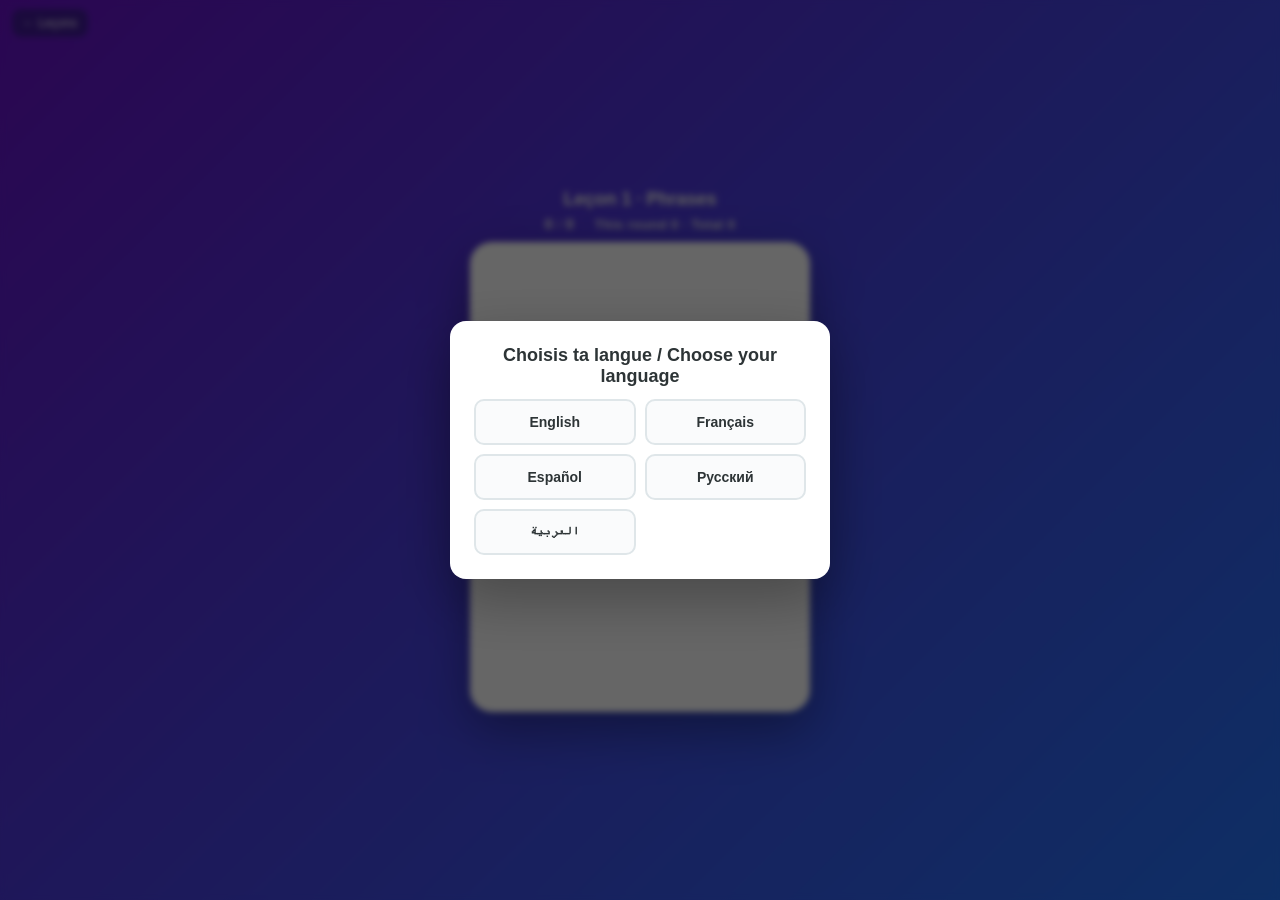
<file: cards/lesson01_sentences.html>
<!DOCTYPE html>
<html lang="zh-CN">
<head>
<meta charset="UTF-8">
<meta name="viewport" content="width=device-width, initial-scale=1.0, maximum-scale=1.0, user-scalable=no">
<title>Leçon 1 · Phrases</title>
<script>
window.addEventListener('error', function (e) {
  var b = document.getElementById('errBanner');
  if (!b) return;
  b.style.display = 'block';
  b.textContent = '⚠️ Script error: ' + (e.message || e.error || 'Unknown error') +
    (e.lineno ? ' (line ' + e.lineno + ')' : '') + '. Please make a screenshot of this page and send it to the teacher.';
});
</script>
<style>
  :root { --bg1: #6a11cb; --bg2: #2575fc; --card-w: 340px; --card-h: 470px; }
  * { box-sizing: border-box; margin: 0; padding: 0; }
  html, body { height: 100%; }
  body {
    font-family: -apple-system, "Segoe UI", "PingFang SC", "Microsoft YaHei", sans-serif;
    background: linear-gradient(135deg, var(--bg1), var(--bg2));
    display: flex; flex-direction: column;
    align-items: center; justify-content: center;
    min-height: 100vh; color: #fff;
    user-select: none; overflow: hidden; padding: 12px 16px;
  }
  .title { font-size: 18px; font-weight: 700; margin-bottom: 5px; text-shadow: 0 1px 2px rgba(0,0,0,.25); text-align: center; }
  .counter { font-size: 13px; letter-spacing: .5px; margin-bottom: 10px; opacity: .92; text-shadow: 0 1px 2px rgba(0,0,0,.25); text-align: center; }
  .counter b { font-size: 15px; }
  .counter .sep { opacity: .5; margin: 0 4px; }
  .score-line { font-weight: 600; }

  .stage { perspective: 1400px; width: var(--card-w); overflow: visible; }
  .card-wrapper { width: var(--card-w); height: var(--card-h); transition: transform .26s cubic-bezier(.4,0,.2,1); will-change: transform; }
  .card {
    width: var(--card-w); height: var(--card-h); position: relative;
    cursor: pointer; transform-style: preserve-3d;
    transition: transform .5s cubic-bezier(.2,.7,.3,1);
  }
  .card.flipped { transform: rotateY(180deg); }
  .face {
    position: absolute; inset: 0; border-radius: 22px;
    display: flex; flex-direction: column;
    align-items: center;
    backface-visibility: hidden; -webkit-backface-visibility: hidden;
    padding: 20px 22px; box-shadow: 0 18px 50px rgba(0,0,0,.35);
    text-align: center;
  }
  .front { background: #fff; color: #2b2b3a; }
  .back { transform: rotateY(180deg); background: linear-gradient(135deg, #102a6e, #1b46b8); color: #fff; }
  .content { flex: 1; width: 100%; display: flex; flex-direction: column; align-items: center; justify-content: center; overflow: hidden; }
  .controls { width: 100%; padding-top: 8px; }

  /* 自适应字号 */
  .w1 { font-size: 34px; } .w2 { font-size: 26px; } .w3 { font-size: 21px; } .w4 { font-size: 17px; } .w5 { font-size: 14px; }
  .bw1 { font-size: 52px; } .bw2 { font-size: 40px; } .bw3 { font-size: 30px; } .bw4 { font-size: 23px; } .bw5 { font-size: 18px; }
  .word { font-weight: 700; line-height: 1.25; word-break: break-word; }
  .sub { font-size: 18px; opacity: .68; margin-top: 4px; line-height: 1.3; word-break: break-word; font-weight: 600; }
  .emoji { font-size: 56px; line-height: 1; margin-bottom: 8px; filter: drop-shadow(0 5px 9px rgba(0,0,0,.18)); }
  .listen-icon { font-size: 84px; line-height: 1; filter: drop-shadow(0 6px 10px rgba(0,0,0,.2)); margin-bottom: 4px; }

  /* 拼音输入 */
  .blanks { display: flex; flex-wrap: wrap; gap: 6px; justify-content: center; margin-top: 14px; max-width: 296px; }
  .pinyin-input {
    width: 68px; height: 40px; border: 2px solid #dfe6e9; border-radius: 9px;
    text-align: center; font-size: 16px; font-family: inherit; color: #2b2b3a;
    background: #fafbfc; outline: none; transition: border-color .15s, background .15s;
    user-select: text;
  }
  .blanks.dense .pinyin-input { width: 54px; height: 34px; font-size: 14px; }
  .blanks.xdense .pinyin-input { width: 44px; height: 32px; font-size: 13px; }
  .pinyin-input:focus { border-color: #0984e3; background: #fff; }
  .pinyin-input.ok { border-color: #27ae60; background: #eafaf1; }
  .pinyin-input.bad { border-color: #e74c3c; background: #fdeeee; }
  .pinyin-input.miss { border-color: #f39c12; background: #fffaf0; }

  .answer-line { margin-top: 8px; font-size: 13px; color: #0984e3; font-weight: 600; letter-spacing: .4px; }
  .tip-line { margin-top: 6px; font-size: 11px; color: #b2bec3; min-height: 14px; }

  /* 卡片内按钮 */
  .btn-row { display: flex; gap: 7px; justify-content: center; }
  .rate-btn {
    border: none; color: #fff; padding: 9px 12px; border-radius: 9px;
    font-size: 12.5px; cursor: pointer; font-family: inherit; font-weight: 600;
    flex: 1; transition: transform .1s, opacity .2s; white-space: nowrap;
  }
  .rate-btn:active { transform: scale(.95); }
  .rate-btn.red { background: #e74c3c; }
  .rate-btn.yellow { background: #f39c12; }
  .rate-btn.green { background: #27ae60; }
  .ok-btn {
    background: #0984e3; color: #fff; border: none; border-radius: 9px;
    padding: 10px 26px; font-size: 14px; font-weight: 700; cursor: pointer;
    font-family: inherit; transition: transform .1s, background .2s;
  }
  .ok-btn:active { transform: scale(.95); }
  .skip-link { margin-top: 7px; background: none; border: none; color: #b2bec3; font-size: 12px; cursor: pointer; font-family: inherit; text-decoration: underline; }
  .skip-link:hover { color: #636e72; }

  .back .label { font-size: 12px; letter-spacing: 3px; opacity: .7; margin-bottom: 10px; }
  .back .meaning { font-weight: 700; letter-spacing: 1px; word-break: break-word; line-height: 1.25; }
  .back .pinyin { margin-top: 12px; font-size: 16px; opacity: .9; letter-spacing: .5px; word-break: break-word; }
  .back .explain { margin-top: 10px; font-size: 14px; opacity: .9; max-width: 280px; word-break: break-word; line-height: 1.35; }
  .back .result-line { margin-top: 10px; font-size: 13px; opacity: .85; }
  .back .note-line { margin-top: 4px; font-size: 11px; color: #ffe08a; min-height: 13px; }
  .speak {
    margin-top: 10px; background: rgba(255,255,255,.18); border: 1px solid rgba(255,255,255,.35);
    color: #fff; width: 40px; height: 40px; border-radius: 50%; font-size: 17px;
    cursor: pointer; transition: background .2s;
  }
  .speak:hover:not(:disabled) { background: rgba(255,255,255,.32); }
  .speak:disabled { opacity: .35; cursor: default; }
  .next-btn {
    width: 100%; background: rgba(255,255,255,.16); border: 1px solid rgba(255,255,255,.4);
    color: #fff; padding: 11px; border-radius: 10px; font-size: 14px; font-weight: 700;
    cursor: pointer; font-family: inherit;
  }
  .next-btn:hover { background: rgba(255,255,255,.28); }

  /* 弹窗 */
  .modal-overlay {
    position: fixed; inset: 0; background: rgba(0,0,0,.6);
    display: flex; align-items: center; justify-content: center; z-index: 100;
    backdrop-filter: blur(3px); padding: 16px;
  }
  .modal {
    background: #fff; color: #2d3436; border-radius: 16px;
    padding: 24px; max-width: 380px; width: 100%; text-align: center;
    box-shadow: 0 20px 60px rgba(0,0,0,.3); max-height: 92vh; overflow-y: auto;
  }
  .modal h3 { font-size: 18px; margin-bottom: 12px; }
  .modal p { font-size: 13.5px; line-height: 1.65; color: #636e72; }
  .modal .lang-grid { display: grid; grid-template-columns: 1fr 1fr; gap: 9px; margin-top: 12px; }
  .modal .mode-grid { display: grid; gap: 9px; margin-top: 12px; }
  .modal .lang-btn {
    border: 2px solid #dfe6e9; background: #fafbfc; border-radius: 10px;
    padding: 13px 8px; cursor: pointer; font-size: 14px; font-weight: 600;
    transition: all .2s; color: #2d3436; font-family: inherit;
    display: flex; align-items: center; justify-content: center; gap: 8px;
  }
  .modal .lang-btn:hover { border-color: #0984e3; background: #e8f4fd; }
  .modal .lang-btn .wt {
    font-size: 11px; font-weight: 700; color: #0984e3; background: #e8f4fd;
    border-radius: 20px; padding: 2px 8px;
  }
  .modal .modal-actions { display: flex; gap: 9px; margin-top: 16px; }
  .modal .modal-actions button {
    flex: 1; border: none; border-radius: 10px; padding: 11px;
    font-size: 14px; cursor: pointer; font-weight: 600; font-family: inherit;
  }
  .modal .btn-ghost { background: #f1f2f6; color: #636e72; }
  .modal .btn-restart { background: #0984e3; color: #fff; }
  .modal .btn-clear { background: #ffeaea; color: #c0392b; }

  .score-box { display: flex; gap: 10px; margin-top: 14px; }
  .score-cell { flex: 1; background: #f7f9fc; border-radius: 12px; padding: 12px 8px; }
  .score-cell .k { font-size: 11px; color: #95a5a6; letter-spacing: .5px; }
  .score-cell .v { font-size: 24px; font-weight: 800; color: #0984e3; margin-top: 3px; }
  .score-cell.total .v { color: #e17055; }

  .demo-box { background: #f7f9fc; border-radius: 12px; padding: 14px 10px; margin-top: 12px; }
  .demo-word { font-size: 28px; font-weight: 700; letter-spacing: 2px; color: #2b2b3a; }
  .demo-blanks { display: flex; gap: 8px; justify-content: center; margin-top: 10px; }
  .demo-blanks .pinyin-input { width: 80px; height: 40px; }
  .demo-msg { margin-top: 8px; font-size: 13px; min-height: 18px; font-weight: 600; color: #27ae60; }
  .demo-msg.err { color: #e74c3c; }
  .tip-box {
    margin-top: 12px; background: #fff8e6; border: 1px solid #ffe0a3;
    border-radius: 10px; padding: 9px 11px; font-size: 12.5px; line-height: 1.6;
    color: #8a6d1f; text-align: left;
  }
  .tip-box b { color: #b26a00; }

  @media (max-height: 740px) {
    :root { --card-h: 420px; }
    .emoji { font-size: 46px; }
    .listen-icon { font-size: 66px; }
    .w1 { font-size: 28px; } .w2 { font-size: 22px; } .w3 { font-size: 18px; }
    .bw1 { font-size: 44px; } .bw2 { font-size: 34px; } .bw3 { font-size: 26px; }
    .pinyin-input { height: 36px; }
    .blanks { gap: 5px; margin-top: 10px; }
    .counter { margin-bottom: 8px; }
  }
</style>
</head>
<body>
  <a href="../index.html" style="position:fixed;top:9px;left:12px;z-index:20;color:#fff;text-decoration:none;font-size:12px;background:#19235c77;border-radius:9px;padding:7px 11px;">← Leçons</a>
  <div id="errBanner" style="display:none;position:fixed;top:0;left:0;right:0;z-index:9999;background:#c0392b;color:#fff;padding:10px 14px;font-size:13px;line-height:1.5;text-align:left;"></div>
  <div class="title" id="title"></div>
  <div class="counter">
    <b id="done">0</b> / <b id="total">0</b>
    <span class="sep">·</span>
    <span class="score-line" id="scoreLine"></span>
  </div>

  <div class="stage">
    <div class="card-wrapper" id="cardWrapper">
      <div class="card" id="card">
        <div class="face front" id="front"></div>
        <div class="face back" id="back"></div>
      </div>
    </div>
  </div>

  <!-- 偏好语言 -->
  <div class="modal-overlay" id="langModal">
    <div class="modal">
      <h3>Choisis ta langue / Choose your language</h3>
      <div class="lang-grid" id="langGrid"></div>
    </div>
  </div>

  <!-- 教程 -->
  <div class="modal-overlay" id="tutModal" style="display:none;">
    <div class="modal">
      <h3 id="tutTitle"></h3>
      <p id="tutBody"></p>
      <div class="demo-box">
        <div class="demo-word"><span>你好</span><button class="speak" id="tutSpeak" style="margin-left:10px;">🔊</button></div>
        <div class="demo-blanks">
          <input class="pinyin-input" id="demo1" inputmode="latin" autocapitalize="off" autocorrect="off" spellcheck="false" maxlength="8">
          <input class="pinyin-input" id="demo2" inputmode="latin" autocapitalize="off" autocorrect="off" spellcheck="false" maxlength="8">
        </div>
        <div class="demo-msg" id="demoMsg"></div>
        <div class="modal-actions" style="margin-top:10px;">
          <button class="btn-restart" id="demoOk">OK</button>
        </div>
      </div>
      <div class="tip-box" id="tutTip"></div>
      <div class="modal-actions">
        <button class="btn-ghost" id="tutSkip"></button>
        <button class="btn-restart" id="tutStart"></button>
      </div>
    </div>
  </div>

  <!-- 选择模式 -->
  <div class="modal-overlay" id="modeModal" style="display:none;">
    <div class="modal">
      <h3 id="modeTitle"></h3>
      <div class="mode-grid" id="modeGrid"></div>
      <div class="modal-actions">
        <button class="btn-clear" id="btnClearMode"></button>
      </div>
    </div>
  </div>

  <!-- 本轮结束 -->
  <div class="modal-overlay" id="endModal" style="display:none;">
    <div class="modal">
      <h3 id="endTitle"></h3>
      <div class="score-box">
        <div class="score-cell"><div class="k" id="endRoundK"></div><div class="v" id="endRoundV">0</div></div>
        <div class="score-cell total"><div class="k" id="endTotalK"></div><div class="v" id="endTotalV">0</div></div>
      </div>
      <p style="margin-top:14px;" id="endHint"></p>
      <div class="mode-grid" id="endModeGrid"></div>
      <div class="modal-actions">
        <button class="btn-clear" id="btnClearEnd"></button>
      </div>
    </div>
  </div>

<script>
const VOICE_PACK = {} || {};
/* ================= 卡片数据（音节数组由生成器预先算好） ================= */
const DATA = {"title":"Leçon 1 · Phrases","cards":[{"zh":"你好吗？","pinyin":"nǐ hǎo ma?","syl":["ni","hao","ma"],"emoji":"🙂","tr":{"en":"How are you?","fr":"Comment vas-tu ?","es":"¿Cómo estás?","ru":"Как дела?","ar":"كيف حالك؟"}},{"zh":"我很好。","pinyin":"wǒ hěn hǎo","syl":["wo","hen","hao"],"emoji":"😊","tr":{"en":"I am fine.","fr":"Je vais bien.","es":"Estoy bien.","ru":"У меня всё хорошо.","ar":"أنا بخير."}},{"zh":"谢谢你。","pinyin":"xiè xie nǐ","syl":["xie","xie","ni"],"emoji":"🙏","tr":{"en":"Thank you.","fr":"Merci à toi.","es":"Gracias.","ru":"Спасибо тебе.","ar":"شكرًا لك."}},{"zh":"明天见。","pinyin":"míng tiān jiàn","syl":["ming","tian","jian"],"emoji":"🌅","tr":{"en":"See you tomorrow.","fr":"À demain.","es":"Hasta mañana.","ru":"Увидимся завтра.","ar":"أراك غدًا."}}]};
const CARDS = DATA.cards;
document.getElementById('title').textContent = (DATA && DATA.title) || '闪卡';


const WEIGHTS = { translation:1, pinyin:2, listening:3, hanzi:4 };
const MAX_TOLERANCE = 3;   // 整个会话内，「看过背面后仍可记分」的次数

/* ================= 文案 ================= */
const I18N = {
  en: {
    title:'Class Flashcards',
    chooseLang:'Choose your preferred language',
    chooseMode:'Choose a mode',
    modes:{ translation:'Translation', pinyin:'Pinyin', hanzi:'Hanzi', listening:'Listening' },
    zhLabel:'Chinese',
    ok:'OK', skip:'Skip', next:'Next card',
    fillAll:'Fill in every blank first',
    correct:'Correct: {c}/{t}', answer:'Answer: ',
    dontKnow:"Don't know", unsure:'Unsure', know:'Know',
    thisRound:'This round {s}', totalAll:'Total {s}',
    roundEnd:'Round finished', roundScore:'This round', totalScore:'Total',
    endHint:'Pick a mode for the next round. Your total score keeps adding up.',
    clear:'Clear score', restart:'Start again',
    cleared:'Score cleared.',
    tutTitle:'Try Pinyin mode', tutBody:'Type the pinyin for each syllable, then tap OK. No tone marks needed.',
    tutTip:'<b>Tip:</b> ü can be typed as <b>v</b> (nǚ → nv). Typing <b>u</b> is not accepted. Upper case and spaces are ignored.',
    demoOk:'Great! That is how it works.', demoSame:'Not yet, try again',
    tutTitleHanzi:'Try Hanzi mode', tutBodyHanzi:'You see the Chinese characters. Type the pinyin for each syllable, then tap OK.',
    tutSkip:'Skip', tutStart:'Start',
    peekUsed:'Peeked. Free answers left: {n}', peekZero:'Peeked, so no score this time.',
    zero:'No score'
  },
  fr: {
    title:'Cartes de classe',
    zhLabel:'Chinois',
    chooseLang:'Choose your preferred language',
    chooseMode:'Choisissez un mode',
    modes:{ translation:'Traduction', pinyin:'Pinyin', hanzi:'Caractères', listening:'Écoute' },
    ok:'OK', skip:'Passer', next:'Carte suivante',
    fillAll:'Remplissez toutes les cases',
    correct:'Correct : {c}/{t}', answer:'Réponse : ',
    dontKnow:'Je ne sais pas', unsure:'Incertain', know:'Je sais',
    thisRound:'Cette manche {s}', totalAll:'Total {s}',
    roundEnd:'Manche terminée', roundScore:'Cette manche', totalScore:'Total',
    endHint:'Choisissez un mode pour la manche suivante. Le total continue de s’additionner.',
    clear:'Réinitialiser', restart:'Recommencer',
    cleared:'Score réinitialisé.',
    tutTitle:'Essayez le mode Pinyin', tutBody:'Tapez le pinyin de chaque syllabe, puis appuyez sur OK. Les tons ne sont pas nécessaires.',
    tutTip:'<b>Astuce :</b> ü peut s’écrire <b>v</b> (nǚ → nv). La lettre <b>u</b> n’est pas acceptée. La casse et les espaces sont ignorés.',
    demoOk:'Parfait, c’est le principe.', demoSame:'Pas encore, réessayez',
    tutTitleHanzi:'Essayez le mode Caractères', tutBodyHanzi:'Vous voyez les caractères chinois. Tapez le pinyin de chaque syllabe, puis appuyez sur OK.',
    tutSkip:'Passer', tutStart:'Commencer',
    peekUsed:'Aperçu utilisé. Réponses libres restantes : {n}', peekZero:'Aperçu : pas de point cette fois.',
    zero:'Sans point'
  },
  es: {
    title:'Tarjetas de clase',
    zhLabel:'Chino',
    chooseLang:'Choose your preferred language',
    chooseMode:'Elige un modo',
    modes:{ translation:'Traducción', pinyin:'Pinyin', hanzi:'Caracteres', listening:'Escucha' },
    ok:'OK', skip:'Saltar', next:'Siguiente tarjeta',
    fillAll:'Rellena todas las casillas',
    correct:'Correctas: {c}/{t}', answer:'Respuesta: ',
    dontKnow:'No lo sé', unsure:'No estoy seguro/a', know:'Lo sé',
    thisRound:'Esta ronda {s}', totalAll:'Total {s}',
    roundEnd:'Ronda terminada', roundScore:'Esta ronda', totalScore:'Total',
    endHint:'Elige un modo para la siguiente ronda. El total sigue sumando.',
    clear:'Borrar puntos', restart:'Empezar de nuevo',
    cleared:'Puntos borrados.',
    tutTitle:'Prueba el modo Pinyin', tutBody:'Escribe el pinyin de cada sílaba y pulsa OK. No hacen falta los tonos.',
    tutTip:'<b>Consejo:</b> ü se puede escribir como <b>v</b> (nǚ → nv). La letra <b>u</b> no se acepta. No importan las mayúsculas ni los espacios.',
    demoOk:'¡Bien! Así funciona.', demoSame:'Aún no, inténtalo otra vez',
    tutTitleHanzi:'Prueba el modo Caracteres', tutBodyHanzi:'Ves los caracteres chinos. Escribe el pinyin de cada sílaba y pulsa OK.',
    tutSkip:'Saltar', tutStart:'Empezar',
    peekUsed:'Viste la respuesta. Respuestas libres restantes: {n}', peekZero:'Viste la respuesta: sin puntos esta vez.',
    zero:'Sin puntos'
  },
  ru: {
    title:'Карточки для класса',
    zhLabel:'Китайский',
    chooseLang:'Choose your preferred language',
    chooseMode:'Выберите режим',
    modes:{ translation:'Перевод', pinyin:'Пиньинь', hanzi:'Иероглифы', listening:'Аудирование' },
    ok:'OK', skip:'Пропустить', next:'Следующая карточка',
    fillAll:'Заполните все поля',
    correct:'Верно: {c}/{t}', answer:'Ответ: ',
    dontKnow:'Не знаю', unsure:'Не уверен(а)', know:'Знаю',
    thisRound:'Этот круг {s}', totalAll:'Всего {s}',
    roundEnd:'Круг завершён', roundScore:'Этот круг', totalScore:'Всего',
    endHint:'Выберите режим для следующего круга. Общий счёт продолжает расти.',
    clear:'Сбросить счёт', restart:'Начать заново',
    cleared:'Счёт сброшен.',
    tutTitle:'Попробуйте режим пиньинь', tutBody:'Впишите пиньинь каждого слога и нажмите OK. Тоны не нужны.',
    tutTip:'<b>Подсказка:</b> ü можно писать как <b>v</b> (nǚ → nv). Буква <b>u</b> не принимается. Регистр и пробелы не важны.',
    demoOk:'Отлично! Так это и работает.', demoSame:'Пока нет, попробуйте ещё',
    tutTitleHanzi:'Попробуйте режим иероглифов', tutBodyHanzi:'Вы видите иероглифы. Впишите пиньинь каждого слога и нажмите OK.',
    tutSkip:'Пропустить', tutStart:'Начать',
    peekUsed:'Подсмотрели. Бесплатных ответов осталось: {n}', peekZero:'Подсмотрели: в этот раз без баллов.',
    zero:'Без баллов'
  },
  ar: {
    title:'بطاقات الصف',
    zhLabel:'الصينية',
    chooseLang:'Choose your preferred language',
    chooseMode:'اختر وضعًا',
    modes:{ translation:'الترجمة', pinyin:'بينيين', hanzi:'الحروف', listening:'الاستماع' },
    ok:'OK', skip:'تخطي', next:'البطاقة التالية',
    fillAll:'املأ كل الخانات أولاً',
    correct:'صحيح: {c}/{t}', answer:'الجواب: ',
    dontKnow:'لا أعرف', unsure:'غير متأكد', know:'أعرف',
    thisRound:'هذه الجولة {s}', totalAll:'المجموع {s}',
    roundEnd:'انتهت الجولة', roundScore:'هذه الجولة', totalScore:'المجموع',
    endHint:'اختر وضعًا للجولة التالية. المجموع يزداد باستمرار.',
    clear:'تصفير النقاط', restart:'ابدأ من جديد',
    cleared:'تم تصفير النقاط.',
    tutTitle:'جرّب وضع البينيين', tutBody:'اكتب بينيين كل مقطع ثم اضغط OK. لا حاجة لعلامات النبرة.',
    tutTip:'<b>تلميح:</b> يمكن كتابة ü على شكل <b>v</b> (nǚ → nv). الحرف <b>u</b> غير مقبول. لا يهم الحرف الكبير ولا المسافات.',
    demoOk:'أحسنت! هكذا يعمل.', demoSame:'ليس بعد، حاول مرة أخرى',
    tutTitleHanzi:'جرّب وضع الحروف', tutBodyHanzi:'ترى الحروف الصينية. اكتب بينيين كل مقطع ثم اضغط OK.',
    tutSkip:'تخطي', tutStart:'ابدأ',
    peekUsed:'تم الاطلاع على الجواب. الإجابات المجانية المتبقية: {n}', peekZero:'تم الاطلاع: لا نقاط هذه المرة.',
    zero:'بلا نقاط'
  }
};
const LANG_LIST = [
  { code:'en', name:'English' }, { code:'fr', name:'Français' }, { code:'es', name:'Español' },
  { code:'ru', name:'Русский' }, { code:'ar', name:'العربية' }
];

/* ================= 语音（内嵌 mp3，不依赖系统 TTS） ================= */
const audioEl = new Audio();
audioEl.preload = 'auto';
function speak(text) {
  const src = VOICE_PACK[text];
  if (!src) {
    if ('speechSynthesis' in window) {
      try {
        speechSynthesis.cancel();
        const utterance = new SpeechSynthesisUtterance(text);
        utterance.lang = 'zh-CN';
        utterance.rate = 0.85;
        speechSynthesis.speak(utterance);
      } catch (e) {}
    }
    return;
  }
  try {
    audioEl.pause();
    audioEl.currentTime = 0;
    audioEl.src = src;
    audioEl.play().catch(() => {});
  } catch (e) {}
}

/* ================= 状态 ================= */
let preferredLang = 'en';
let curMode = 'translation';
let deck = [];
let roundTotal = 0;
let doneCount = 0;
let roundScore = 0;
let totalScore = 0;
let toleranceLeft = MAX_TOLERANCE;
let judged = false;
let peeked = false;
let transitioning = false;
let inputs = [];
const seenTut = { pinyin:false, hanzi:false };

const cardEl = document.getElementById('card');
const wrapperEl = document.getElementById('cardWrapper');
const frontEl = document.getElementById('front');
const backEl = document.getElementById('back');
const doneEl = document.getElementById('done');
const totalEl = document.getElementById('total');
const scoreLineEl = document.getElementById('scoreLine');

function t(k) {
  const d = I18N[preferredLang] || I18N.en;
  return (d[k] !== undefined ? d[k] : I18N.en[k]);
}
function tn(mode) { return t('modes')[mode]; }
function isRTL() { return preferredLang === 'ar'; }
function escapeHtml(s) {
  return String(s == null ? '' : s).replace(/[&<>"']/g, c => ({'&':'&amp;','<':'&lt;','>':'&gt;','"':'&quot;',"'":'&#39;'}[c]));
}
function norm(s) {
  // 用 ’ 写 curly apostrophe，- 放末尾：避免老浏览器/Edge 对字符类解析差异
  let v = String(s).toLowerCase().replace(/[s'’·,.;:!?，。；：！？-]/g, '')
    .replace(/v/g, 'ü').replace(/u:/g, 'ü')
    .replace(/[āáǎà]/g, 'a').replace(/[ēéěè]/g, 'e').replace(/[īíǐì]/g, 'i')
    .replace(/[ōóǒò]/g, 'o').replace(/[ūúǔù]/g, 'u').replace(/[ǖǘǚǜ]/g, 'ü');
  v = v.replace(/^(j|q|x|y)ü/, '$1u');
  return v;
}
function fmt(n) { return String(Math.round(n * 10) / 10); }

// 按长度自动缩字号
function sizeClass(text, back) {
  const n = String(text).length;
  const p = back ? 'b' : '';
  if (n <= 9) return p + 'w1';
  if (n <= 15) return p + 'w2';
  if (n <= 24) return p + 'w3';
  if (n <= 40) return p + 'w4';
  return p + 'w5';
}
function blankDensity(n) { return n >= 10 ? 'xdense' : (n >= 7 ? 'dense' : ''); }

const WEIGHT_LABEL = '×';

/* ================= 轮次 ================= */
function startRound(mode) {
  curMode = mode;
  deck = shuffle(CARDS.slice());
  deck.forEach(c => { c._skip = 0; c._peeked = false; });
  roundTotal = deck.length;
  doneCount = 0;
  roundScore = 0;
  resetCard();
  updateHUD();
  render();
}

function shuffle(arr) {
  for (let i = arr.length - 1; i > 0; i--) {
    const j = Math.floor(Math.random() * (i + 1));
    [arr[i], arr[j]] = [arr[j], arr[i]];
  }
  return arr;
}

function updateHUD() {
  doneEl.textContent = doneCount;
  totalEl.textContent = roundTotal;
  scoreLineEl.textContent = t('thisRound').replace('{s}', fmt(roundScore)) + ' · ' + t('totalAll').replace('{s}', fmt(totalScore));
}

function resetCard() {
  cardEl.style.transition = 'none';
  cardEl.classList.remove('flipped');
  void cardEl.offsetWidth;
  cardEl.style.transition = '';
}

/* ================= 渲染正面 ================= */
function render() {
  if (!deck.length) { endRound(); return; }
  const c = deck[0];
  judged = false;
  peeked = !!c._peeked;        // 偷看标记本轮不清除（防止偷看后跳走再白拿分）
  const skipVisible = c._skip < 1;

  let f = '';
  if (curMode === 'translation') {
    const en = c.tr.en || '';
    const pref = preferredLang !== 'en' ? (c.tr[preferredLang] || '') : '';
    f += '<div class="content">';
    if (c.emoji) f += '<div class="emoji">' + c.emoji + '</div>';
    f += '<div class="word ' + sizeClass(en) + '">' + escapeHtml(en) + '</div>';
    if (pref) f += '<div class="sub">' + escapeHtml(pref) + '</div>';
    f += '</div>';
    f += '<div class="controls">' + rateRowHTML(skipVisible) + '</div>';

  } else if (curMode === 'listening') {
    f += '<div class="content">';
    f += '<div class="listen-icon" id="listenIcon">🔊</div>';
    f += '</div>';
    f += '<div class="controls">' + rateRowHTML(skipVisible) + '</div>';

  } else if (curMode === 'pinyin') {
    const en = c.tr.en || '';
    const pref = preferredLang !== 'en' ? (c.tr[preferredLang] || '') : '';
    f += '<div class="content">';
    if (c.emoji) f += '<div class="emoji">' + c.emoji + '</div>';
    f += '<div class="word ' + sizeClass(en) + '">' + escapeHtml(en) + '</div>';
    if (pref) f += '<div class="sub">' + escapeHtml(pref) + '</div>';
    f += blanksHTML(c);
    f += '<div class="tip-line" id="tipLine"></div>';
    f += '</div>';
    f += '<div class="controls">' + okRowHTML(skipVisible) + '</div>';

  } else { // hanzi
    f += '<div class="content">';
    if (c.emoji) f += '<div class="emoji">' + c.emoji + '</div>';
    f += '<div class="word ' + sizeClass(c.zh) + '">' + escapeHtml(c.zh) + '</div>';
    f += blanksHTML(c);
    f += '<div class="tip-line" id="tipLine"></div>';
    f += '</div>';
    f += '<div class="controls">' + okRowHTML(skipVisible) + '</div>';
  }

  frontEl.innerHTML = f;
  frontEl.setAttribute('dir', isRTL() ? 'rtl' : 'ltr');
  backEl.innerHTML = peekBackHTML(c);          // 预渲染答案，供偷看
  backEl.setAttribute('dir', isRTL() ? 'rtl' : 'ltr');
  bindFront(c);
  bindSpeak(c);
}

function rateRowHTML(skipVisible) {
  return '<div class="btn-row">' +
    '<button class="rate-btn red" data-v="0">' + escapeHtml(t('dontKnow')) + '</button>' +
    '<button class="rate-btn yellow" data-v="0">' + escapeHtml(t('unsure')) + '</button>' +
    '<button class="rate-btn green" data-v="1">' + escapeHtml(t('know')) + '</button>' +
    '</div>' +
    (skipVisible ? '<button class="skip-link" id="skipBtn">' + escapeHtml(t('skip')) + '</button>' : '');
}

function okRowHTML(skipVisible) {
  return '<div class="btn-row"><button class="ok-btn" id="okBtn">' + escapeHtml(t('ok')) + '</button></div>' +
    (skipVisible ? '<button class="skip-link" id="skipBtn">' + escapeHtml(t('skip')) + '</button>' : '');
}

function blanksHTML(c) {
  const den = blankDensity(c.syl.length);
  let h = '<div class="blanks ' + den + '">';
  c.syl.forEach((s, i) => {
    h += '<input class="pinyin-input" data-i="' + i + '" inputmode="latin" autocapitalize="off" autocorrect="off" spellcheck="false" maxlength="10">';
  });
  h += '</div>';
  return h;
}

function bindFront(c) {
  inputs = Array.from(frontEl.querySelectorAll('.pinyin-input'));
  inputs.forEach(inp => {
    inp.addEventListener('click', e => e.stopPropagation());
    inp.addEventListener('input', () => {
      const tip = document.getElementById('tipLine');
      if (tip) tip.textContent = '';
    });
    inp.addEventListener('keydown', e => {
      if (e.key === 'Enter') { e.preventDefault(); e.stopPropagation(); submitInput(c); }
    });
  });
  frontEl.querySelectorAll('.rate-btn').forEach(b => {
    b.addEventListener('click', e => {
      e.stopPropagation();
      submitRaw(parseFloat(b.getAttribute('data-v')), null, null);
    });
  });
  const ok = document.getElementById('okBtn');
  if (ok) ok.addEventListener('click', e => { e.stopPropagation(); submitInput(c); });
  const skip = document.getElementById('skipBtn');
  if (skip) skip.addEventListener('click', e => { e.stopPropagation(); doSkip(); });
  const li = document.getElementById('listenIcon');
  if (li) li.addEventListener('click', e => { e.stopPropagation(); speak(c.zh); });
}

/* ================= 提交与判定 ================= */
function submitInput(c) {
  if (judged) return;
  const empties = inputs.filter(i => i.value.trim() === '');
  if (empties.length) {
    const tip = document.getElementById('tipLine');
    if (tip) tip.textContent = t('fillAll');
    empties[0].focus();
    return;
  }
  const results = inputs.map((inp, i) => norm(inp.value) === norm(c.syl[i]));
  const raw = results.filter(Boolean).length / results.length;
  submitRaw(raw, results, c);
}

function submitRaw(raw, results, c) {
  if (judged) return;
  judged = true;
  const card = deck[0];

  // 容错：看过背面后作答
  let scored = raw;
  let note = '';
  if (peeked) {
    if (toleranceLeft > 0) {
      toleranceLeft--;
      note = t('peekUsed').replace('{n}', toleranceLeft);
    } else {
      scored = 0;
      note = t('peekZero');
    }
  }

  const gained = scored * WEIGHTS[curMode];
  roundScore += gained;
  totalScore += gained;
  doneCount++;

  // 标记输入框
  if (inputs.length) {
    inputs.forEach((inp, i) => {
      inp.classList.remove('bad', 'miss');
      inp.classList.add(results && results[i] ? 'ok' : 'bad');
      inp.readOnly = true;
    });
  }
  updateHUD();
  backEl.innerHTML = scoredBackHTML(card, gained, note, results);
  backEl.setAttribute('dir', isRTL() ? 'rtl' : 'ltr');
  bindBack(card);
  setTimeout(() => { cardEl.classList.add('flipped'); }, 380);
}

function bindSpeak(c) {
  const sb = document.getElementById('speakBtn');
  if (sb) sb.addEventListener('click', e => { e.stopPropagation(); speak(c.zh); });
}

function answerBodyHTML(c) {
  let h = '';
  if (curMode === 'pinyin' || curMode === 'translation') {
    h += '<div class="label">' + escapeHtml(t('zhLabel')) + '</div>';
    h += '<div class="meaning ' + sizeClass(c.zh, true) + '">' + escapeHtml(c.zh) + '</div>';
    h += '<div class="pinyin">' + escapeHtml(c.pinyin) + '</div>';
  } else if (curMode === 'listening') {
    h += '<div class="meaning ' + sizeClass(c.zh, true) + '">' + escapeHtml(c.zh) + '</div>';
    h += '<div class="pinyin">' + escapeHtml(c.pinyin) + '</div>';
    h += '<div class="explain">' + escapeHtml(c.tr.en || '') + '</div>';
    if (preferredLang !== 'en' && c.tr[preferredLang]) h += '<div class="explain">' + escapeHtml(c.tr[preferredLang]) + '</div>';
  } else { // hanzi
    h += '<div class="pinyin" style="font-size:22px;margin-top:0;">' + escapeHtml(c.pinyin) + '</div>';
    const ex = c.tr[preferredLang] || c.tr.en || '';
    if (ex) h += '<div class="explain">' + escapeHtml(ex) + '</div>';
  }
  return h;
}

function speakBtnHTML(c) {
  return '<button class="speak" id="speakBtn">🔊</button>';
}

// 偷看时看到的背面：只有答案，没有得分和「下一张」
function peekBackHTML(c) {
  return '<div class="content">' + answerBodyHTML(c) + speakBtnHTML(c) + '</div>';
}

// 作答后的背面：答案 + 本题得分 + 容错提示 + 下一张
function scoredBackHTML(c, gained, note, results) {
  let h = '<div class="content">' + answerBodyHTML(c);
  if (results) {
    h += '<div class="result-line">' + t('correct').replace('{c}', results.filter(Boolean).length).replace('{t}', results.length) + '</div>';
  }
  h += '<div class="result-line" style="font-weight:700;color:#8ef0c0;">+' + fmt(gained) + '</div>';
  h += '<div class="note-line">' + escapeHtml(note) + '</div>';
  h += speakBtnHTML(c);
  h += '</div>';
  h += '<div class="controls"><button class="next-btn" id="nextBtn">' + escapeHtml(t('next')) + '</button></div>';
  return h;
}

function bindBack(c) {
  const sb = document.getElementById('speakBtn');
  if (sb) sb.addEventListener('click', e => { e.stopPropagation(); speak(c.zh); });
  const nb = document.getElementById('nextBtn');
  if (nb) nb.addEventListener('click', e => { e.stopPropagation(); advance(); });
}

/* ================= 跳过 / 前进 ================= */
function doSkip() {
  if (transitioning || judged || !deck.length) return;
  const c = deck[0];
  if (c._skip >= 1) return;       // 每卡每轮最多跳 1 次
  c._skip++;
  deck.shift();
  deck.push(c);                   // 移到队尾，后面还会出现，但不给回看
  slideNext();
}

function advance() {
  if (transitioning || !deck.length) return;
  deck.shift();                    // 已作答，移出本轮
  if (!deck.length) { updateHUD(); endRound(); return; }
  slideNext();
}

function slideNext() {
  transitioning = true;
  resetCard();
  wrapperEl.style.transform = 'translateX(-120%)';
  setTimeout(() => {
    updateHUD();
    render();
    wrapperEl.style.transition = 'none';
    wrapperEl.style.transform = 'translateX(120%)';
    void wrapperEl.offsetWidth;
    wrapperEl.style.transition = '';
    wrapperEl.style.transform = 'translateX(0)';
    setTimeout(() => { transitioning = false; }, 280);
  }, 250);
}

function flip() {
  if (transitioning || judged) return;
  // 一旦翻到背面看过答案，本张卡本轮内就算「已偷看」，跳走再回来也不撤销
  if (!cardEl.classList.contains('flipped')) {
    peeked = true;
    if (deck[0]) deck[0]._peeked = true;
  }
  cardEl.classList.toggle('flipped');
}
document.getElementById('card').addEventListener('click', flip);

/* ================= 轮次结束 ================= */
function endRound() {
  document.getElementById('endTitle').textContent = t('roundEnd');
  document.getElementById('endRoundK').textContent = t('roundScore');
  document.getElementById('endRoundV').textContent = fmt(roundScore);
  document.getElementById('endTotalK').textContent = t('totalScore');
  document.getElementById('endTotalV').textContent = fmt(totalScore);
  document.getElementById('endHint').textContent = t('endHint');
  buildModeButtons(document.getElementById('endModeGrid'), chooseMode);
  document.getElementById('btnClearEnd').textContent = t('clear');
  document.getElementById('endModal').style.display = 'flex';
}

document.getElementById('btnClearEnd').addEventListener('click', () => {
  totalScore = 0;
  roundScore = 0;
  document.getElementById('endRoundV').textContent = fmt(roundScore);
  document.getElementById('endTotalV').textContent = fmt(totalScore);
  document.getElementById('endHint').textContent = t('cleared');
  updateHUD();
});

/* ================= 模式选择 ================= */
function buildModeButtons(container, onClick) {
  container.innerHTML = '';
  ['translation', 'pinyin', 'listening', 'hanzi'].forEach(m => {
    const b = document.createElement('button');
    b.className = 'lang-btn';
    b.innerHTML = '<span>' + escapeHtml(tn(m)) + '</span><span class="wt">' + WEIGHT_LABEL + WEIGHTS[m] + '</span>';
    b.addEventListener('click', () => onClick(m));
    container.appendChild(b);
  });
}

// 统一入口：选模式 → （汉字模式首次弹演示）→ 开一轮
function chooseMode(m) {
  document.getElementById('modeModal').style.display = 'none';
  document.getElementById('endModal').style.display = 'none';
  if (m === 'hanzi' && !seenTut.hanzi) {
    seenTut.hanzi = true;
    openTutorial('hanzi', () => startRound(m));
    return;
  }
  startRound(m);
}

buildModeButtons(document.getElementById('modeGrid'), chooseMode);
buildModeButtons(document.getElementById('endModeGrid'), chooseMode);
document.getElementById('btnClearMode').style.display = 'none';

/* ================= 教程 ================= */
const tutModal = document.getElementById('tutModal');
const demo1 = document.getElementById('demo1');
const demo2 = document.getElementById('demo2');
const demoMsg = document.getElementById('demoMsg');
const demoOkBtn = document.getElementById('demoOk');
let afterTutorial = null;

function demoCheck() {
  const ok1 = norm(demo1.value) === 'ni';
  const ok2 = norm(demo2.value) === 'hao';
  demo1.classList.toggle('ok', ok1); demo1.classList.toggle('bad', demo1.value.trim() !== '' && !ok1);
  demo2.classList.toggle('ok', ok2); demo2.classList.toggle('bad', demo2.value.trim() !== '' && !ok2);
  if (ok1 && ok2) { demoMsg.textContent = t('demoOk'); demoMsg.classList.remove('err'); }
  else if (demo1.value.trim() !== '' || demo2.value.trim() !== '') { demoMsg.textContent = t('demoSame'); demoMsg.classList.add('err'); }
  else { demoMsg.textContent = ''; }
}

function openTutorial(mode, cb) {
  const isHanzi = mode === 'hanzi';
  document.getElementById('tutTitle').textContent = t(isHanzi ? 'tutTitleHanzi' : 'tutTitle');
  document.getElementById('tutBody').textContent = t(isHanzi ? 'tutBodyHanzi' : 'tutBody');
  document.getElementById('tutTip').innerHTML = t('tutTip');
  document.getElementById('tutSkip').textContent = t('tutSkip');
  document.getElementById('tutStart').textContent = t('tutStart');
  demo1.value = ''; demo2.value = '';
  demo1.className = 'pinyin-input'; demo2.className = 'pinyin-input';
  demoMsg.textContent = ''; demoMsg.classList.remove('err');
  tutModal.querySelector('.modal').setAttribute('dir', isRTL() ? 'rtl' : 'ltr');
  afterTutorial = cb || null;
  tutModal.style.display = 'flex';
}

// 教程：只有点 OK 才判定正误；输入时只清掉旧提示
function demoClear() {
  demo1.className = 'pinyin-input';
  demo2.className = 'pinyin-input';
  demoMsg.textContent = '';
  demoMsg.classList.remove('err');
}
demo1.addEventListener('input', demoClear);
demo2.addEventListener('input', demoClear);
demo1.addEventListener('keydown', e => { if (e.key === 'Enter') { e.preventDefault(); demo2.focus(); } });
demo2.addEventListener('keydown', e => { if (e.key === 'Enter') { e.preventDefault(); demoCheck(); } });
demoOkBtn.addEventListener('click', demoCheck);
document.getElementById('tutSpeak').addEventListener('click', e => { e.stopPropagation(); speak('你好'); });
document.getElementById('tutSkip').addEventListener('click', closeTutorial);
document.getElementById('tutStart').addEventListener('click', closeTutorial);
function closeTutorial() {
  tutModal.style.display = 'none';
  const cb = afterTutorial; afterTutorial = null;
  if (cb) cb();
}

/* ================= 语言 ================= */
const langGrid = document.getElementById('langGrid');
LANG_LIST.forEach(l => {
  const b = document.createElement('button');
  b.className = 'lang-btn';
  b.textContent = l.name;
  b.addEventListener('click', () => {
    preferredLang = l.code;
    document.getElementById('langModal').style.display = 'none';
    document.documentElement.setAttribute('dir', isRTL() ? 'rtl' : 'ltr');
    document.getElementById('title').textContent = (DATA && DATA.title) || t('title');
    document.getElementById('modeTitle').textContent = t('chooseMode');
    document.getElementById('btnClearMode').style.display = 'none';
    document.getElementById('endTitle').textContent = t('roundEnd');
    openTutorial('pinyin', () => {
      document.getElementById('modeModal').style.display = 'flex';
    });
  });
  langGrid.appendChild(b);
});

updateHUD();
</script>
</body>
</html>
</file>
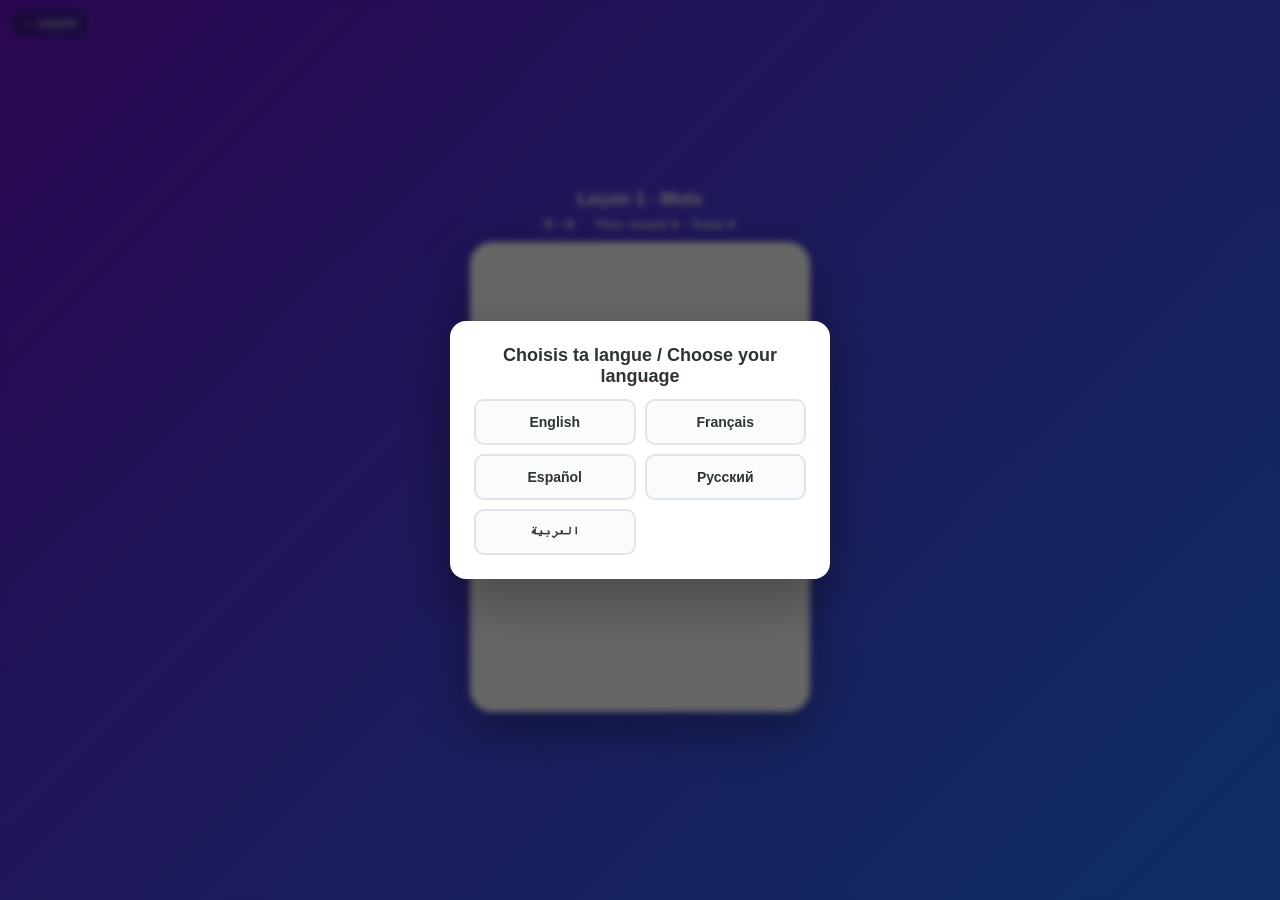
<file: cards/lesson01_words.html>
<!DOCTYPE html>
<html lang="zh-CN">
<head>
<meta charset="UTF-8">
<meta name="viewport" content="width=device-width, initial-scale=1.0, maximum-scale=1.0, user-scalable=no">
<title>Leçon 1 · Mots</title>
<script>
window.addEventListener('error', function (e) {
  var b = document.getElementById('errBanner');
  if (!b) return;
  b.style.display = 'block';
  b.textContent = '⚠️ Script error: ' + (e.message || e.error || 'Unknown error') +
    (e.lineno ? ' (line ' + e.lineno + ')' : '') + '. Please make a screenshot of this page and send it to the teacher.';
});
</script>
<style>
  :root { --bg1: #6a11cb; --bg2: #2575fc; --card-w: 340px; --card-h: 470px; }
  * { box-sizing: border-box; margin: 0; padding: 0; }
  html, body { height: 100%; }
  body {
    font-family: -apple-system, "Segoe UI", "PingFang SC", "Microsoft YaHei", sans-serif;
    background: linear-gradient(135deg, var(--bg1), var(--bg2));
    display: flex; flex-direction: column;
    align-items: center; justify-content: center;
    min-height: 100vh; color: #fff;
    user-select: none; overflow: hidden; padding: 12px 16px;
  }
  .title { font-size: 18px; font-weight: 700; margin-bottom: 5px; text-shadow: 0 1px 2px rgba(0,0,0,.25); text-align: center; }
  .counter { font-size: 13px; letter-spacing: .5px; margin-bottom: 10px; opacity: .92; text-shadow: 0 1px 2px rgba(0,0,0,.25); text-align: center; }
  .counter b { font-size: 15px; }
  .counter .sep { opacity: .5; margin: 0 4px; }
  .score-line { font-weight: 600; }

  .stage { perspective: 1400px; width: var(--card-w); overflow: visible; }
  .card-wrapper { width: var(--card-w); height: var(--card-h); transition: transform .26s cubic-bezier(.4,0,.2,1); will-change: transform; }
  .card {
    width: var(--card-w); height: var(--card-h); position: relative;
    cursor: pointer; transform-style: preserve-3d;
    transition: transform .5s cubic-bezier(.2,.7,.3,1);
  }
  .card.flipped { transform: rotateY(180deg); }
  .face {
    position: absolute; inset: 0; border-radius: 22px;
    display: flex; flex-direction: column;
    align-items: center;
    backface-visibility: hidden; -webkit-backface-visibility: hidden;
    padding: 20px 22px; box-shadow: 0 18px 50px rgba(0,0,0,.35);
    text-align: center;
  }
  .front { background: #fff; color: #2b2b3a; }
  .back { transform: rotateY(180deg); background: linear-gradient(135deg, #102a6e, #1b46b8); color: #fff; }
  .content { flex: 1; width: 100%; display: flex; flex-direction: column; align-items: center; justify-content: center; overflow: hidden; }
  .controls { width: 100%; padding-top: 8px; }

  /* 自适应字号 */
  .w1 { font-size: 34px; } .w2 { font-size: 26px; } .w3 { font-size: 21px; } .w4 { font-size: 17px; } .w5 { font-size: 14px; }
  .bw1 { font-size: 52px; } .bw2 { font-size: 40px; } .bw3 { font-size: 30px; } .bw4 { font-size: 23px; } .bw5 { font-size: 18px; }
  .word { font-weight: 700; line-height: 1.25; word-break: break-word; }
  .sub { font-size: 18px; opacity: .68; margin-top: 4px; line-height: 1.3; word-break: break-word; font-weight: 600; }
  .emoji { font-size: 56px; line-height: 1; margin-bottom: 8px; filter: drop-shadow(0 5px 9px rgba(0,0,0,.18)); }
  .listen-icon { font-size: 84px; line-height: 1; filter: drop-shadow(0 6px 10px rgba(0,0,0,.2)); margin-bottom: 4px; }

  /* 拼音输入 */
  .blanks { display: flex; flex-wrap: wrap; gap: 6px; justify-content: center; margin-top: 14px; max-width: 296px; }
  .pinyin-input {
    width: 68px; height: 40px; border: 2px solid #dfe6e9; border-radius: 9px;
    text-align: center; font-size: 16px; font-family: inherit; color: #2b2b3a;
    background: #fafbfc; outline: none; transition: border-color .15s, background .15s;
    user-select: text;
  }
  .blanks.dense .pinyin-input { width: 54px; height: 34px; font-size: 14px; }
  .blanks.xdense .pinyin-input { width: 44px; height: 32px; font-size: 13px; }
  .pinyin-input:focus { border-color: #0984e3; background: #fff; }
  .pinyin-input.ok { border-color: #27ae60; background: #eafaf1; }
  .pinyin-input.bad { border-color: #e74c3c; background: #fdeeee; }
  .pinyin-input.miss { border-color: #f39c12; background: #fffaf0; }

  .answer-line { margin-top: 8px; font-size: 13px; color: #0984e3; font-weight: 600; letter-spacing: .4px; }
  .tip-line { margin-top: 6px; font-size: 11px; color: #b2bec3; min-height: 14px; }

  /* 卡片内按钮 */
  .btn-row { display: flex; gap: 7px; justify-content: center; }
  .rate-btn {
    border: none; color: #fff; padding: 9px 12px; border-radius: 9px;
    font-size: 12.5px; cursor: pointer; font-family: inherit; font-weight: 600;
    flex: 1; transition: transform .1s, opacity .2s; white-space: nowrap;
  }
  .rate-btn:active { transform: scale(.95); }
  .rate-btn.red { background: #e74c3c; }
  .rate-btn.yellow { background: #f39c12; }
  .rate-btn.green { background: #27ae60; }
  .ok-btn {
    background: #0984e3; color: #fff; border: none; border-radius: 9px;
    padding: 10px 26px; font-size: 14px; font-weight: 700; cursor: pointer;
    font-family: inherit; transition: transform .1s, background .2s;
  }
  .ok-btn:active { transform: scale(.95); }
  .skip-link { margin-top: 7px; background: none; border: none; color: #b2bec3; font-size: 12px; cursor: pointer; font-family: inherit; text-decoration: underline; }
  .skip-link:hover { color: #636e72; }

  .back .label { font-size: 12px; letter-spacing: 3px; opacity: .7; margin-bottom: 10px; }
  .back .meaning { font-weight: 700; letter-spacing: 1px; word-break: break-word; line-height: 1.25; }
  .back .pinyin { margin-top: 12px; font-size: 16px; opacity: .9; letter-spacing: .5px; word-break: break-word; }
  .back .explain { margin-top: 10px; font-size: 14px; opacity: .9; max-width: 280px; word-break: break-word; line-height: 1.35; }
  .back .result-line { margin-top: 10px; font-size: 13px; opacity: .85; }
  .back .note-line { margin-top: 4px; font-size: 11px; color: #ffe08a; min-height: 13px; }
  .speak {
    margin-top: 10px; background: rgba(255,255,255,.18); border: 1px solid rgba(255,255,255,.35);
    color: #fff; width: 40px; height: 40px; border-radius: 50%; font-size: 17px;
    cursor: pointer; transition: background .2s;
  }
  .speak:hover:not(:disabled) { background: rgba(255,255,255,.32); }
  .speak:disabled { opacity: .35; cursor: default; }
  .next-btn {
    width: 100%; background: rgba(255,255,255,.16); border: 1px solid rgba(255,255,255,.4);
    color: #fff; padding: 11px; border-radius: 10px; font-size: 14px; font-weight: 700;
    cursor: pointer; font-family: inherit;
  }
  .next-btn:hover { background: rgba(255,255,255,.28); }

  /* 弹窗 */
  .modal-overlay {
    position: fixed; inset: 0; background: rgba(0,0,0,.6);
    display: flex; align-items: center; justify-content: center; z-index: 100;
    backdrop-filter: blur(3px); padding: 16px;
  }
  .modal {
    background: #fff; color: #2d3436; border-radius: 16px;
    padding: 24px; max-width: 380px; width: 100%; text-align: center;
    box-shadow: 0 20px 60px rgba(0,0,0,.3); max-height: 92vh; overflow-y: auto;
  }
  .modal h3 { font-size: 18px; margin-bottom: 12px; }
  .modal p { font-size: 13.5px; line-height: 1.65; color: #636e72; }
  .modal .lang-grid { display: grid; grid-template-columns: 1fr 1fr; gap: 9px; margin-top: 12px; }
  .modal .mode-grid { display: grid; gap: 9px; margin-top: 12px; }
  .modal .lang-btn {
    border: 2px solid #dfe6e9; background: #fafbfc; border-radius: 10px;
    padding: 13px 8px; cursor: pointer; font-size: 14px; font-weight: 600;
    transition: all .2s; color: #2d3436; font-family: inherit;
    display: flex; align-items: center; justify-content: center; gap: 8px;
  }
  .modal .lang-btn:hover { border-color: #0984e3; background: #e8f4fd; }
  .modal .lang-btn .wt {
    font-size: 11px; font-weight: 700; color: #0984e3; background: #e8f4fd;
    border-radius: 20px; padding: 2px 8px;
  }
  .modal .modal-actions { display: flex; gap: 9px; margin-top: 16px; }
  .modal .modal-actions button {
    flex: 1; border: none; border-radius: 10px; padding: 11px;
    font-size: 14px; cursor: pointer; font-weight: 600; font-family: inherit;
  }
  .modal .btn-ghost { background: #f1f2f6; color: #636e72; }
  .modal .btn-restart { background: #0984e3; color: #fff; }
  .modal .btn-clear { background: #ffeaea; color: #c0392b; }

  .score-box { display: flex; gap: 10px; margin-top: 14px; }
  .score-cell { flex: 1; background: #f7f9fc; border-radius: 12px; padding: 12px 8px; }
  .score-cell .k { font-size: 11px; color: #95a5a6; letter-spacing: .5px; }
  .score-cell .v { font-size: 24px; font-weight: 800; color: #0984e3; margin-top: 3px; }
  .score-cell.total .v { color: #e17055; }

  .demo-box { background: #f7f9fc; border-radius: 12px; padding: 14px 10px; margin-top: 12px; }
  .demo-word { font-size: 28px; font-weight: 700; letter-spacing: 2px; color: #2b2b3a; }
  .demo-blanks { display: flex; gap: 8px; justify-content: center; margin-top: 10px; }
  .demo-blanks .pinyin-input { width: 80px; height: 40px; }
  .demo-msg { margin-top: 8px; font-size: 13px; min-height: 18px; font-weight: 600; color: #27ae60; }
  .demo-msg.err { color: #e74c3c; }
  .tip-box {
    margin-top: 12px; background: #fff8e6; border: 1px solid #ffe0a3;
    border-radius: 10px; padding: 9px 11px; font-size: 12.5px; line-height: 1.6;
    color: #8a6d1f; text-align: left;
  }
  .tip-box b { color: #b26a00; }

  @media (max-height: 740px) {
    :root { --card-h: 420px; }
    .emoji { font-size: 46px; }
    .listen-icon { font-size: 66px; }
    .w1 { font-size: 28px; } .w2 { font-size: 22px; } .w3 { font-size: 18px; }
    .bw1 { font-size: 44px; } .bw2 { font-size: 34px; } .bw3 { font-size: 26px; }
    .pinyin-input { height: 36px; }
    .blanks { gap: 5px; margin-top: 10px; }
    .counter { margin-bottom: 8px; }
  }
</style>
</head>
<body>
  <a href="../index.html" style="position:fixed;top:9px;left:12px;z-index:20;color:#fff;text-decoration:none;font-size:12px;background:#19235c77;border-radius:9px;padding:7px 11px;">← Leçons</a>
  <div id="errBanner" style="display:none;position:fixed;top:0;left:0;right:0;z-index:9999;background:#c0392b;color:#fff;padding:10px 14px;font-size:13px;line-height:1.5;text-align:left;"></div>
  <div class="title" id="title"></div>
  <div class="counter">
    <b id="done">0</b> / <b id="total">0</b>
    <span class="sep">·</span>
    <span class="score-line" id="scoreLine"></span>
  </div>

  <div class="stage">
    <div class="card-wrapper" id="cardWrapper">
      <div class="card" id="card">
        <div class="face front" id="front"></div>
        <div class="face back" id="back"></div>
      </div>
    </div>
  </div>

  <!-- 偏好语言 -->
  <div class="modal-overlay" id="langModal">
    <div class="modal">
      <h3>Choisis ta langue / Choose your language</h3>
      <div class="lang-grid" id="langGrid"></div>
    </div>
  </div>

  <!-- 教程 -->
  <div class="modal-overlay" id="tutModal" style="display:none;">
    <div class="modal">
      <h3 id="tutTitle"></h3>
      <p id="tutBody"></p>
      <div class="demo-box">
        <div class="demo-word"><span>你好</span><button class="speak" id="tutSpeak" style="margin-left:10px;">🔊</button></div>
        <div class="demo-blanks">
          <input class="pinyin-input" id="demo1" inputmode="latin" autocapitalize="off" autocorrect="off" spellcheck="false" maxlength="8">
          <input class="pinyin-input" id="demo2" inputmode="latin" autocapitalize="off" autocorrect="off" spellcheck="false" maxlength="8">
        </div>
        <div class="demo-msg" id="demoMsg"></div>
        <div class="modal-actions" style="margin-top:10px;">
          <button class="btn-restart" id="demoOk">OK</button>
        </div>
      </div>
      <div class="tip-box" id="tutTip"></div>
      <div class="modal-actions">
        <button class="btn-ghost" id="tutSkip"></button>
        <button class="btn-restart" id="tutStart"></button>
      </div>
    </div>
  </div>

  <!-- 选择模式 -->
  <div class="modal-overlay" id="modeModal" style="display:none;">
    <div class="modal">
      <h3 id="modeTitle"></h3>
      <div class="mode-grid" id="modeGrid"></div>
      <div class="modal-actions">
        <button class="btn-clear" id="btnClearMode"></button>
      </div>
    </div>
  </div>

  <!-- 本轮结束 -->
  <div class="modal-overlay" id="endModal" style="display:none;">
    <div class="modal">
      <h3 id="endTitle"></h3>
      <div class="score-box">
        <div class="score-cell"><div class="k" id="endRoundK"></div><div class="v" id="endRoundV">0</div></div>
        <div class="score-cell total"><div class="k" id="endTotalK"></div><div class="v" id="endTotalV">0</div></div>
      </div>
      <p style="margin-top:14px;" id="endHint"></p>
      <div class="mode-grid" id="endModeGrid"></div>
      <div class="modal-actions">
        <button class="btn-clear" id="btnClearEnd"></button>
      </div>
    </div>
  </div>

<script>
const VOICE_PACK = {} || {};
/* ================= 卡片数据（音节数组由生成器预先算好） ================= */
const DATA = {"title":"Leçon 1 · Mots","cards":[{"zh":"你好","pinyin":"nǐ hǎo","syl":["ni","hao"],"emoji":"👋","tr":{"en":"hello","fr":"bonjour","es":"hola","ru":"привет","ar":"مرحبًا"}},{"zh":"谢谢","pinyin":"xiè xie","syl":["xie","xie"],"emoji":"🙏","tr":{"en":"thank you","fr":"merci","es":"gracias","ru":"спасибо","ar":"شكرًا"}},{"zh":"再见","pinyin":"zài jiàn","syl":["zai","jian"],"emoji":"👋","tr":{"en":"goodbye","fr":"au revoir","es":"adiós","ru":"до свидания","ar":"وداعًا"}},{"zh":"老师","pinyin":"lǎo shī","syl":["lao","shi"],"emoji":"👩‍🏫","tr":{"en":"teacher","fr":"professeur","es":"profesor","ru":"учитель","ar":"معلم"}},{"zh":"学生","pinyin":"xué sheng","syl":["xue","sheng"],"emoji":"🎓","tr":{"en":"student","fr":"étudiant","es":"estudiante","ru":"студент","ar":"طالب"}},{"zh":"朋友","pinyin":"péng you","syl":["peng","you"],"emoji":"🤝","tr":{"en":"friend","fr":"ami","es":"amigo","ru":"друг","ar":"صديق"}}]};
const CARDS = DATA.cards;
document.getElementById('title').textContent = (DATA && DATA.title) || '闪卡';


const WEIGHTS = { translation:1, pinyin:2, listening:3, hanzi:4 };
const MAX_TOLERANCE = 3;   // 整个会话内，「看过背面后仍可记分」的次数

/* ================= 文案 ================= */
const I18N = {
  en: {
    title:'Class Flashcards',
    chooseLang:'Choose your preferred language',
    chooseMode:'Choose a mode',
    modes:{ translation:'Translation', pinyin:'Pinyin', hanzi:'Hanzi', listening:'Listening' },
    zhLabel:'Chinese',
    ok:'OK', skip:'Skip', next:'Next card',
    fillAll:'Fill in every blank first',
    correct:'Correct: {c}/{t}', answer:'Answer: ',
    dontKnow:"Don't know", unsure:'Unsure', know:'Know',
    thisRound:'This round {s}', totalAll:'Total {s}',
    roundEnd:'Round finished', roundScore:'This round', totalScore:'Total',
    endHint:'Pick a mode for the next round. Your total score keeps adding up.',
    clear:'Clear score', restart:'Start again',
    cleared:'Score cleared.',
    tutTitle:'Try Pinyin mode', tutBody:'Type the pinyin for each syllable, then tap OK. No tone marks needed.',
    tutTip:'<b>Tip:</b> ü can be typed as <b>v</b> (nǚ → nv). Typing <b>u</b> is not accepted. Upper case and spaces are ignored.',
    demoOk:'Great! That is how it works.', demoSame:'Not yet, try again',
    tutTitleHanzi:'Try Hanzi mode', tutBodyHanzi:'You see the Chinese characters. Type the pinyin for each syllable, then tap OK.',
    tutSkip:'Skip', tutStart:'Start',
    peekUsed:'Peeked. Free answers left: {n}', peekZero:'Peeked, so no score this time.',
    zero:'No score'
  },
  fr: {
    title:'Cartes de classe',
    zhLabel:'Chinois',
    chooseLang:'Choose your preferred language',
    chooseMode:'Choisissez un mode',
    modes:{ translation:'Traduction', pinyin:'Pinyin', hanzi:'Caractères', listening:'Écoute' },
    ok:'OK', skip:'Passer', next:'Carte suivante',
    fillAll:'Remplissez toutes les cases',
    correct:'Correct : {c}/{t}', answer:'Réponse : ',
    dontKnow:'Je ne sais pas', unsure:'Incertain', know:'Je sais',
    thisRound:'Cette manche {s}', totalAll:'Total {s}',
    roundEnd:'Manche terminée', roundScore:'Cette manche', totalScore:'Total',
    endHint:'Choisissez un mode pour la manche suivante. Le total continue de s’additionner.',
    clear:'Réinitialiser', restart:'Recommencer',
    cleared:'Score réinitialisé.',
    tutTitle:'Essayez le mode Pinyin', tutBody:'Tapez le pinyin de chaque syllabe, puis appuyez sur OK. Les tons ne sont pas nécessaires.',
    tutTip:'<b>Astuce :</b> ü peut s’écrire <b>v</b> (nǚ → nv). La lettre <b>u</b> n’est pas acceptée. La casse et les espaces sont ignorés.',
    demoOk:'Parfait, c’est le principe.', demoSame:'Pas encore, réessayez',
    tutTitleHanzi:'Essayez le mode Caractères', tutBodyHanzi:'Vous voyez les caractères chinois. Tapez le pinyin de chaque syllabe, puis appuyez sur OK.',
    tutSkip:'Passer', tutStart:'Commencer',
    peekUsed:'Aperçu utilisé. Réponses libres restantes : {n}', peekZero:'Aperçu : pas de point cette fois.',
    zero:'Sans point'
  },
  es: {
    title:'Tarjetas de clase',
    zhLabel:'Chino',
    chooseLang:'Choose your preferred language',
    chooseMode:'Elige un modo',
    modes:{ translation:'Traducción', pinyin:'Pinyin', hanzi:'Caracteres', listening:'Escucha' },
    ok:'OK', skip:'Saltar', next:'Siguiente tarjeta',
    fillAll:'Rellena todas las casillas',
    correct:'Correctas: {c}/{t}', answer:'Respuesta: ',
    dontKnow:'No lo sé', unsure:'No estoy seguro/a', know:'Lo sé',
    thisRound:'Esta ronda {s}', totalAll:'Total {s}',
    roundEnd:'Ronda terminada', roundScore:'Esta ronda', totalScore:'Total',
    endHint:'Elige un modo para la siguiente ronda. El total sigue sumando.',
    clear:'Borrar puntos', restart:'Empezar de nuevo',
    cleared:'Puntos borrados.',
    tutTitle:'Prueba el modo Pinyin', tutBody:'Escribe el pinyin de cada sílaba y pulsa OK. No hacen falta los tonos.',
    tutTip:'<b>Consejo:</b> ü se puede escribir como <b>v</b> (nǚ → nv). La letra <b>u</b> no se acepta. No importan las mayúsculas ni los espacios.',
    demoOk:'¡Bien! Así funciona.', demoSame:'Aún no, inténtalo otra vez',
    tutTitleHanzi:'Prueba el modo Caracteres', tutBodyHanzi:'Ves los caracteres chinos. Escribe el pinyin de cada sílaba y pulsa OK.',
    tutSkip:'Saltar', tutStart:'Empezar',
    peekUsed:'Viste la respuesta. Respuestas libres restantes: {n}', peekZero:'Viste la respuesta: sin puntos esta vez.',
    zero:'Sin puntos'
  },
  ru: {
    title:'Карточки для класса',
    zhLabel:'Китайский',
    chooseLang:'Choose your preferred language',
    chooseMode:'Выберите режим',
    modes:{ translation:'Перевод', pinyin:'Пиньинь', hanzi:'Иероглифы', listening:'Аудирование' },
    ok:'OK', skip:'Пропустить', next:'Следующая карточка',
    fillAll:'Заполните все поля',
    correct:'Верно: {c}/{t}', answer:'Ответ: ',
    dontKnow:'Не знаю', unsure:'Не уверен(а)', know:'Знаю',
    thisRound:'Этот круг {s}', totalAll:'Всего {s}',
    roundEnd:'Круг завершён', roundScore:'Этот круг', totalScore:'Всего',
    endHint:'Выберите режим для следующего круга. Общий счёт продолжает расти.',
    clear:'Сбросить счёт', restart:'Начать заново',
    cleared:'Счёт сброшен.',
    tutTitle:'Попробуйте режим пиньинь', tutBody:'Впишите пиньинь каждого слога и нажмите OK. Тоны не нужны.',
    tutTip:'<b>Подсказка:</b> ü можно писать как <b>v</b> (nǚ → nv). Буква <b>u</b> не принимается. Регистр и пробелы не важны.',
    demoOk:'Отлично! Так это и работает.', demoSame:'Пока нет, попробуйте ещё',
    tutTitleHanzi:'Попробуйте режим иероглифов', tutBodyHanzi:'Вы видите иероглифы. Впишите пиньинь каждого слога и нажмите OK.',
    tutSkip:'Пропустить', tutStart:'Начать',
    peekUsed:'Подсмотрели. Бесплатных ответов осталось: {n}', peekZero:'Подсмотрели: в этот раз без баллов.',
    zero:'Без баллов'
  },
  ar: {
    title:'بطاقات الصف',
    zhLabel:'الصينية',
    chooseLang:'Choose your preferred language',
    chooseMode:'اختر وضعًا',
    modes:{ translation:'الترجمة', pinyin:'بينيين', hanzi:'الحروف', listening:'الاستماع' },
    ok:'OK', skip:'تخطي', next:'البطاقة التالية',
    fillAll:'املأ كل الخانات أولاً',
    correct:'صحيح: {c}/{t}', answer:'الجواب: ',
    dontKnow:'لا أعرف', unsure:'غير متأكد', know:'أعرف',
    thisRound:'هذه الجولة {s}', totalAll:'المجموع {s}',
    roundEnd:'انتهت الجولة', roundScore:'هذه الجولة', totalScore:'المجموع',
    endHint:'اختر وضعًا للجولة التالية. المجموع يزداد باستمرار.',
    clear:'تصفير النقاط', restart:'ابدأ من جديد',
    cleared:'تم تصفير النقاط.',
    tutTitle:'جرّب وضع البينيين', tutBody:'اكتب بينيين كل مقطع ثم اضغط OK. لا حاجة لعلامات النبرة.',
    tutTip:'<b>تلميح:</b> يمكن كتابة ü على شكل <b>v</b> (nǚ → nv). الحرف <b>u</b> غير مقبول. لا يهم الحرف الكبير ولا المسافات.',
    demoOk:'أحسنت! هكذا يعمل.', demoSame:'ليس بعد، حاول مرة أخرى',
    tutTitleHanzi:'جرّب وضع الحروف', tutBodyHanzi:'ترى الحروف الصينية. اكتب بينيين كل مقطع ثم اضغط OK.',
    tutSkip:'تخطي', tutStart:'ابدأ',
    peekUsed:'تم الاطلاع على الجواب. الإجابات المجانية المتبقية: {n}', peekZero:'تم الاطلاع: لا نقاط هذه المرة.',
    zero:'بلا نقاط'
  }
};
const LANG_LIST = [
  { code:'en', name:'English' }, { code:'fr', name:'Français' }, { code:'es', name:'Español' },
  { code:'ru', name:'Русский' }, { code:'ar', name:'العربية' }
];

/* ================= 语音（内嵌 mp3，不依赖系统 TTS） ================= */
const audioEl = new Audio();
audioEl.preload = 'auto';
function speak(text) {
  const src = VOICE_PACK[text];
  if (!src) {
    if ('speechSynthesis' in window) {
      try {
        speechSynthesis.cancel();
        const utterance = new SpeechSynthesisUtterance(text);
        utterance.lang = 'zh-CN';
        utterance.rate = 0.85;
        speechSynthesis.speak(utterance);
      } catch (e) {}
    }
    return;
  }
  try {
    audioEl.pause();
    audioEl.currentTime = 0;
    audioEl.src = src;
    audioEl.play().catch(() => {});
  } catch (e) {}
}

/* ================= 状态 ================= */
let preferredLang = 'en';
let curMode = 'translation';
let deck = [];
let roundTotal = 0;
let doneCount = 0;
let roundScore = 0;
let totalScore = 0;
let toleranceLeft = MAX_TOLERANCE;
let judged = false;
let peeked = false;
let transitioning = false;
let inputs = [];
const seenTut = { pinyin:false, hanzi:false };

const cardEl = document.getElementById('card');
const wrapperEl = document.getElementById('cardWrapper');
const frontEl = document.getElementById('front');
const backEl = document.getElementById('back');
const doneEl = document.getElementById('done');
const totalEl = document.getElementById('total');
const scoreLineEl = document.getElementById('scoreLine');

function t(k) {
  const d = I18N[preferredLang] || I18N.en;
  return (d[k] !== undefined ? d[k] : I18N.en[k]);
}
function tn(mode) { return t('modes')[mode]; }
function isRTL() { return preferredLang === 'ar'; }
function escapeHtml(s) {
  return String(s == null ? '' : s).replace(/[&<>"']/g, c => ({'&':'&amp;','<':'&lt;','>':'&gt;','"':'&quot;',"'":'&#39;'}[c]));
}
function norm(s) {
  // 用 ’ 写 curly apostrophe，- 放末尾：避免老浏览器/Edge 对字符类解析差异
  let v = String(s).toLowerCase().replace(/[s'’·,.;:!?，。；：！？-]/g, '')
    .replace(/v/g, 'ü').replace(/u:/g, 'ü')
    .replace(/[āáǎà]/g, 'a').replace(/[ēéěè]/g, 'e').replace(/[īíǐì]/g, 'i')
    .replace(/[ōóǒò]/g, 'o').replace(/[ūúǔù]/g, 'u').replace(/[ǖǘǚǜ]/g, 'ü');
  v = v.replace(/^(j|q|x|y)ü/, '$1u');
  return v;
}
function fmt(n) { return String(Math.round(n * 10) / 10); }

// 按长度自动缩字号
function sizeClass(text, back) {
  const n = String(text).length;
  const p = back ? 'b' : '';
  if (n <= 9) return p + 'w1';
  if (n <= 15) return p + 'w2';
  if (n <= 24) return p + 'w3';
  if (n <= 40) return p + 'w4';
  return p + 'w5';
}
function blankDensity(n) { return n >= 10 ? 'xdense' : (n >= 7 ? 'dense' : ''); }

const WEIGHT_LABEL = '×';

/* ================= 轮次 ================= */
function startRound(mode) {
  curMode = mode;
  deck = shuffle(CARDS.slice());
  deck.forEach(c => { c._skip = 0; c._peeked = false; });
  roundTotal = deck.length;
  doneCount = 0;
  roundScore = 0;
  resetCard();
  updateHUD();
  render();
}

function shuffle(arr) {
  for (let i = arr.length - 1; i > 0; i--) {
    const j = Math.floor(Math.random() * (i + 1));
    [arr[i], arr[j]] = [arr[j], arr[i]];
  }
  return arr;
}

function updateHUD() {
  doneEl.textContent = doneCount;
  totalEl.textContent = roundTotal;
  scoreLineEl.textContent = t('thisRound').replace('{s}', fmt(roundScore)) + ' · ' + t('totalAll').replace('{s}', fmt(totalScore));
}

function resetCard() {
  cardEl.style.transition = 'none';
  cardEl.classList.remove('flipped');
  void cardEl.offsetWidth;
  cardEl.style.transition = '';
}

/* ================= 渲染正面 ================= */
function render() {
  if (!deck.length) { endRound(); return; }
  const c = deck[0];
  judged = false;
  peeked = !!c._peeked;        // 偷看标记本轮不清除（防止偷看后跳走再白拿分）
  const skipVisible = c._skip < 1;

  let f = '';
  if (curMode === 'translation') {
    const en = c.tr.en || '';
    const pref = preferredLang !== 'en' ? (c.tr[preferredLang] || '') : '';
    f += '<div class="content">';
    if (c.emoji) f += '<div class="emoji">' + c.emoji + '</div>';
    f += '<div class="word ' + sizeClass(en) + '">' + escapeHtml(en) + '</div>';
    if (pref) f += '<div class="sub">' + escapeHtml(pref) + '</div>';
    f += '</div>';
    f += '<div class="controls">' + rateRowHTML(skipVisible) + '</div>';

  } else if (curMode === 'listening') {
    f += '<div class="content">';
    f += '<div class="listen-icon" id="listenIcon">🔊</div>';
    f += '</div>';
    f += '<div class="controls">' + rateRowHTML(skipVisible) + '</div>';

  } else if (curMode === 'pinyin') {
    const en = c.tr.en || '';
    const pref = preferredLang !== 'en' ? (c.tr[preferredLang] || '') : '';
    f += '<div class="content">';
    if (c.emoji) f += '<div class="emoji">' + c.emoji + '</div>';
    f += '<div class="word ' + sizeClass(en) + '">' + escapeHtml(en) + '</div>';
    if (pref) f += '<div class="sub">' + escapeHtml(pref) + '</div>';
    f += blanksHTML(c);
    f += '<div class="tip-line" id="tipLine"></div>';
    f += '</div>';
    f += '<div class="controls">' + okRowHTML(skipVisible) + '</div>';

  } else { // hanzi
    f += '<div class="content">';
    if (c.emoji) f += '<div class="emoji">' + c.emoji + '</div>';
    f += '<div class="word ' + sizeClass(c.zh) + '">' + escapeHtml(c.zh) + '</div>';
    f += blanksHTML(c);
    f += '<div class="tip-line" id="tipLine"></div>';
    f += '</div>';
    f += '<div class="controls">' + okRowHTML(skipVisible) + '</div>';
  }

  frontEl.innerHTML = f;
  frontEl.setAttribute('dir', isRTL() ? 'rtl' : 'ltr');
  backEl.innerHTML = peekBackHTML(c);          // 预渲染答案，供偷看
  backEl.setAttribute('dir', isRTL() ? 'rtl' : 'ltr');
  bindFront(c);
  bindSpeak(c);
}

function rateRowHTML(skipVisible) {
  return '<div class="btn-row">' +
    '<button class="rate-btn red" data-v="0">' + escapeHtml(t('dontKnow')) + '</button>' +
    '<button class="rate-btn yellow" data-v="0">' + escapeHtml(t('unsure')) + '</button>' +
    '<button class="rate-btn green" data-v="1">' + escapeHtml(t('know')) + '</button>' +
    '</div>' +
    (skipVisible ? '<button class="skip-link" id="skipBtn">' + escapeHtml(t('skip')) + '</button>' : '');
}

function okRowHTML(skipVisible) {
  return '<div class="btn-row"><button class="ok-btn" id="okBtn">' + escapeHtml(t('ok')) + '</button></div>' +
    (skipVisible ? '<button class="skip-link" id="skipBtn">' + escapeHtml(t('skip')) + '</button>' : '');
}

function blanksHTML(c) {
  const den = blankDensity(c.syl.length);
  let h = '<div class="blanks ' + den + '">';
  c.syl.forEach((s, i) => {
    h += '<input class="pinyin-input" data-i="' + i + '" inputmode="latin" autocapitalize="off" autocorrect="off" spellcheck="false" maxlength="10">';
  });
  h += '</div>';
  return h;
}

function bindFront(c) {
  inputs = Array.from(frontEl.querySelectorAll('.pinyin-input'));
  inputs.forEach(inp => {
    inp.addEventListener('click', e => e.stopPropagation());
    inp.addEventListener('input', () => {
      const tip = document.getElementById('tipLine');
      if (tip) tip.textContent = '';
    });
    inp.addEventListener('keydown', e => {
      if (e.key === 'Enter') { e.preventDefault(); e.stopPropagation(); submitInput(c); }
    });
  });
  frontEl.querySelectorAll('.rate-btn').forEach(b => {
    b.addEventListener('click', e => {
      e.stopPropagation();
      submitRaw(parseFloat(b.getAttribute('data-v')), null, null);
    });
  });
  const ok = document.getElementById('okBtn');
  if (ok) ok.addEventListener('click', e => { e.stopPropagation(); submitInput(c); });
  const skip = document.getElementById('skipBtn');
  if (skip) skip.addEventListener('click', e => { e.stopPropagation(); doSkip(); });
  const li = document.getElementById('listenIcon');
  if (li) li.addEventListener('click', e => { e.stopPropagation(); speak(c.zh); });
}

/* ================= 提交与判定 ================= */
function submitInput(c) {
  if (judged) return;
  const empties = inputs.filter(i => i.value.trim() === '');
  if (empties.length) {
    const tip = document.getElementById('tipLine');
    if (tip) tip.textContent = t('fillAll');
    empties[0].focus();
    return;
  }
  const results = inputs.map((inp, i) => norm(inp.value) === norm(c.syl[i]));
  const raw = results.filter(Boolean).length / results.length;
  submitRaw(raw, results, c);
}

function submitRaw(raw, results, c) {
  if (judged) return;
  judged = true;
  const card = deck[0];

  // 容错：看过背面后作答
  let scored = raw;
  let note = '';
  if (peeked) {
    if (toleranceLeft > 0) {
      toleranceLeft--;
      note = t('peekUsed').replace('{n}', toleranceLeft);
    } else {
      scored = 0;
      note = t('peekZero');
    }
  }

  const gained = scored * WEIGHTS[curMode];
  roundScore += gained;
  totalScore += gained;
  doneCount++;

  // 标记输入框
  if (inputs.length) {
    inputs.forEach((inp, i) => {
      inp.classList.remove('bad', 'miss');
      inp.classList.add(results && results[i] ? 'ok' : 'bad');
      inp.readOnly = true;
    });
  }
  updateHUD();
  backEl.innerHTML = scoredBackHTML(card, gained, note, results);
  backEl.setAttribute('dir', isRTL() ? 'rtl' : 'ltr');
  bindBack(card);
  setTimeout(() => { cardEl.classList.add('flipped'); }, 380);
}

function bindSpeak(c) {
  const sb = document.getElementById('speakBtn');
  if (sb) sb.addEventListener('click', e => { e.stopPropagation(); speak(c.zh); });
}

function answerBodyHTML(c) {
  let h = '';
  if (curMode === 'pinyin' || curMode === 'translation') {
    h += '<div class="label">' + escapeHtml(t('zhLabel')) + '</div>';
    h += '<div class="meaning ' + sizeClass(c.zh, true) + '">' + escapeHtml(c.zh) + '</div>';
    h += '<div class="pinyin">' + escapeHtml(c.pinyin) + '</div>';
  } else if (curMode === 'listening') {
    h += '<div class="meaning ' + sizeClass(c.zh, true) + '">' + escapeHtml(c.zh) + '</div>';
    h += '<div class="pinyin">' + escapeHtml(c.pinyin) + '</div>';
    h += '<div class="explain">' + escapeHtml(c.tr.en || '') + '</div>';
    if (preferredLang !== 'en' && c.tr[preferredLang]) h += '<div class="explain">' + escapeHtml(c.tr[preferredLang]) + '</div>';
  } else { // hanzi
    h += '<div class="pinyin" style="font-size:22px;margin-top:0;">' + escapeHtml(c.pinyin) + '</div>';
    const ex = c.tr[preferredLang] || c.tr.en || '';
    if (ex) h += '<div class="explain">' + escapeHtml(ex) + '</div>';
  }
  return h;
}

function speakBtnHTML(c) {
  return '<button class="speak" id="speakBtn">🔊</button>';
}

// 偷看时看到的背面：只有答案，没有得分和「下一张」
function peekBackHTML(c) {
  return '<div class="content">' + answerBodyHTML(c) + speakBtnHTML(c) + '</div>';
}

// 作答后的背面：答案 + 本题得分 + 容错提示 + 下一张
function scoredBackHTML(c, gained, note, results) {
  let h = '<div class="content">' + answerBodyHTML(c);
  if (results) {
    h += '<div class="result-line">' + t('correct').replace('{c}', results.filter(Boolean).length).replace('{t}', results.length) + '</div>';
  }
  h += '<div class="result-line" style="font-weight:700;color:#8ef0c0;">+' + fmt(gained) + '</div>';
  h += '<div class="note-line">' + escapeHtml(note) + '</div>';
  h += speakBtnHTML(c);
  h += '</div>';
  h += '<div class="controls"><button class="next-btn" id="nextBtn">' + escapeHtml(t('next')) + '</button></div>';
  return h;
}

function bindBack(c) {
  const sb = document.getElementById('speakBtn');
  if (sb) sb.addEventListener('click', e => { e.stopPropagation(); speak(c.zh); });
  const nb = document.getElementById('nextBtn');
  if (nb) nb.addEventListener('click', e => { e.stopPropagation(); advance(); });
}

/* ================= 跳过 / 前进 ================= */
function doSkip() {
  if (transitioning || judged || !deck.length) return;
  const c = deck[0];
  if (c._skip >= 1) return;       // 每卡每轮最多跳 1 次
  c._skip++;
  deck.shift();
  deck.push(c);                   // 移到队尾，后面还会出现，但不给回看
  slideNext();
}

function advance() {
  if (transitioning || !deck.length) return;
  deck.shift();                    // 已作答，移出本轮
  if (!deck.length) { updateHUD(); endRound(); return; }
  slideNext();
}

function slideNext() {
  transitioning = true;
  resetCard();
  wrapperEl.style.transform = 'translateX(-120%)';
  setTimeout(() => {
    updateHUD();
    render();
    wrapperEl.style.transition = 'none';
    wrapperEl.style.transform = 'translateX(120%)';
    void wrapperEl.offsetWidth;
    wrapperEl.style.transition = '';
    wrapperEl.style.transform = 'translateX(0)';
    setTimeout(() => { transitioning = false; }, 280);
  }, 250);
}

function flip() {
  if (transitioning || judged) return;
  // 一旦翻到背面看过答案，本张卡本轮内就算「已偷看」，跳走再回来也不撤销
  if (!cardEl.classList.contains('flipped')) {
    peeked = true;
    if (deck[0]) deck[0]._peeked = true;
  }
  cardEl.classList.toggle('flipped');
}
document.getElementById('card').addEventListener('click', flip);

/* ================= 轮次结束 ================= */
function endRound() {
  document.getElementById('endTitle').textContent = t('roundEnd');
  document.getElementById('endRoundK').textContent = t('roundScore');
  document.getElementById('endRoundV').textContent = fmt(roundScore);
  document.getElementById('endTotalK').textContent = t('totalScore');
  document.getElementById('endTotalV').textContent = fmt(totalScore);
  document.getElementById('endHint').textContent = t('endHint');
  buildModeButtons(document.getElementById('endModeGrid'), chooseMode);
  document.getElementById('btnClearEnd').textContent = t('clear');
  document.getElementById('endModal').style.display = 'flex';
}

document.getElementById('btnClearEnd').addEventListener('click', () => {
  totalScore = 0;
  roundScore = 0;
  document.getElementById('endRoundV').textContent = fmt(roundScore);
  document.getElementById('endTotalV').textContent = fmt(totalScore);
  document.getElementById('endHint').textContent = t('cleared');
  updateHUD();
});

/* ================= 模式选择 ================= */
function buildModeButtons(container, onClick) {
  container.innerHTML = '';
  ['translation', 'pinyin', 'listening', 'hanzi'].forEach(m => {
    const b = document.createElement('button');
    b.className = 'lang-btn';
    b.innerHTML = '<span>' + escapeHtml(tn(m)) + '</span><span class="wt">' + WEIGHT_LABEL + WEIGHTS[m] + '</span>';
    b.addEventListener('click', () => onClick(m));
    container.appendChild(b);
  });
}

// 统一入口：选模式 → （汉字模式首次弹演示）→ 开一轮
function chooseMode(m) {
  document.getElementById('modeModal').style.display = 'none';
  document.getElementById('endModal').style.display = 'none';
  if (m === 'hanzi' && !seenTut.hanzi) {
    seenTut.hanzi = true;
    openTutorial('hanzi', () => startRound(m));
    return;
  }
  startRound(m);
}

buildModeButtons(document.getElementById('modeGrid'), chooseMode);
buildModeButtons(document.getElementById('endModeGrid'), chooseMode);
document.getElementById('btnClearMode').style.display = 'none';

/* ================= 教程 ================= */
const tutModal = document.getElementById('tutModal');
const demo1 = document.getElementById('demo1');
const demo2 = document.getElementById('demo2');
const demoMsg = document.getElementById('demoMsg');
const demoOkBtn = document.getElementById('demoOk');
let afterTutorial = null;

function demoCheck() {
  const ok1 = norm(demo1.value) === 'ni';
  const ok2 = norm(demo2.value) === 'hao';
  demo1.classList.toggle('ok', ok1); demo1.classList.toggle('bad', demo1.value.trim() !== '' && !ok1);
  demo2.classList.toggle('ok', ok2); demo2.classList.toggle('bad', demo2.value.trim() !== '' && !ok2);
  if (ok1 && ok2) { demoMsg.textContent = t('demoOk'); demoMsg.classList.remove('err'); }
  else if (demo1.value.trim() !== '' || demo2.value.trim() !== '') { demoMsg.textContent = t('demoSame'); demoMsg.classList.add('err'); }
  else { demoMsg.textContent = ''; }
}

function openTutorial(mode, cb) {
  const isHanzi = mode === 'hanzi';
  document.getElementById('tutTitle').textContent = t(isHanzi ? 'tutTitleHanzi' : 'tutTitle');
  document.getElementById('tutBody').textContent = t(isHanzi ? 'tutBodyHanzi' : 'tutBody');
  document.getElementById('tutTip').innerHTML = t('tutTip');
  document.getElementById('tutSkip').textContent = t('tutSkip');
  document.getElementById('tutStart').textContent = t('tutStart');
  demo1.value = ''; demo2.value = '';
  demo1.className = 'pinyin-input'; demo2.className = 'pinyin-input';
  demoMsg.textContent = ''; demoMsg.classList.remove('err');
  tutModal.querySelector('.modal').setAttribute('dir', isRTL() ? 'rtl' : 'ltr');
  afterTutorial = cb || null;
  tutModal.style.display = 'flex';
}

// 教程：只有点 OK 才判定正误；输入时只清掉旧提示
function demoClear() {
  demo1.className = 'pinyin-input';
  demo2.className = 'pinyin-input';
  demoMsg.textContent = '';
  demoMsg.classList.remove('err');
}
demo1.addEventListener('input', demoClear);
demo2.addEventListener('input', demoClear);
demo1.addEventListener('keydown', e => { if (e.key === 'Enter') { e.preventDefault(); demo2.focus(); } });
demo2.addEventListener('keydown', e => { if (e.key === 'Enter') { e.preventDefault(); demoCheck(); } });
demoOkBtn.addEventListener('click', demoCheck);
document.getElementById('tutSpeak').addEventListener('click', e => { e.stopPropagation(); speak('你好'); });
document.getElementById('tutSkip').addEventListener('click', closeTutorial);
document.getElementById('tutStart').addEventListener('click', closeTutorial);
function closeTutorial() {
  tutModal.style.display = 'none';
  const cb = afterTutorial; afterTutorial = null;
  if (cb) cb();
}

/* ================= 语言 ================= */
const langGrid = document.getElementById('langGrid');
LANG_LIST.forEach(l => {
  const b = document.createElement('button');
  b.className = 'lang-btn';
  b.textContent = l.name;
  b.addEventListener('click', () => {
    preferredLang = l.code;
    document.getElementById('langModal').style.display = 'none';
    document.documentElement.setAttribute('dir', isRTL() ? 'rtl' : 'ltr');
    document.getElementById('title').textContent = (DATA && DATA.title) || t('title');
    document.getElementById('modeTitle').textContent = t('chooseMode');
    document.getElementById('btnClearMode').style.display = 'none';
    document.getElementById('endTitle').textContent = t('roundEnd');
    openTutorial('pinyin', () => {
      document.getElementById('modeModal').style.display = 'flex';
    });
  });
  langGrid.appendChild(b);
});

updateHUD();
</script>
</body>
</html>
</file>
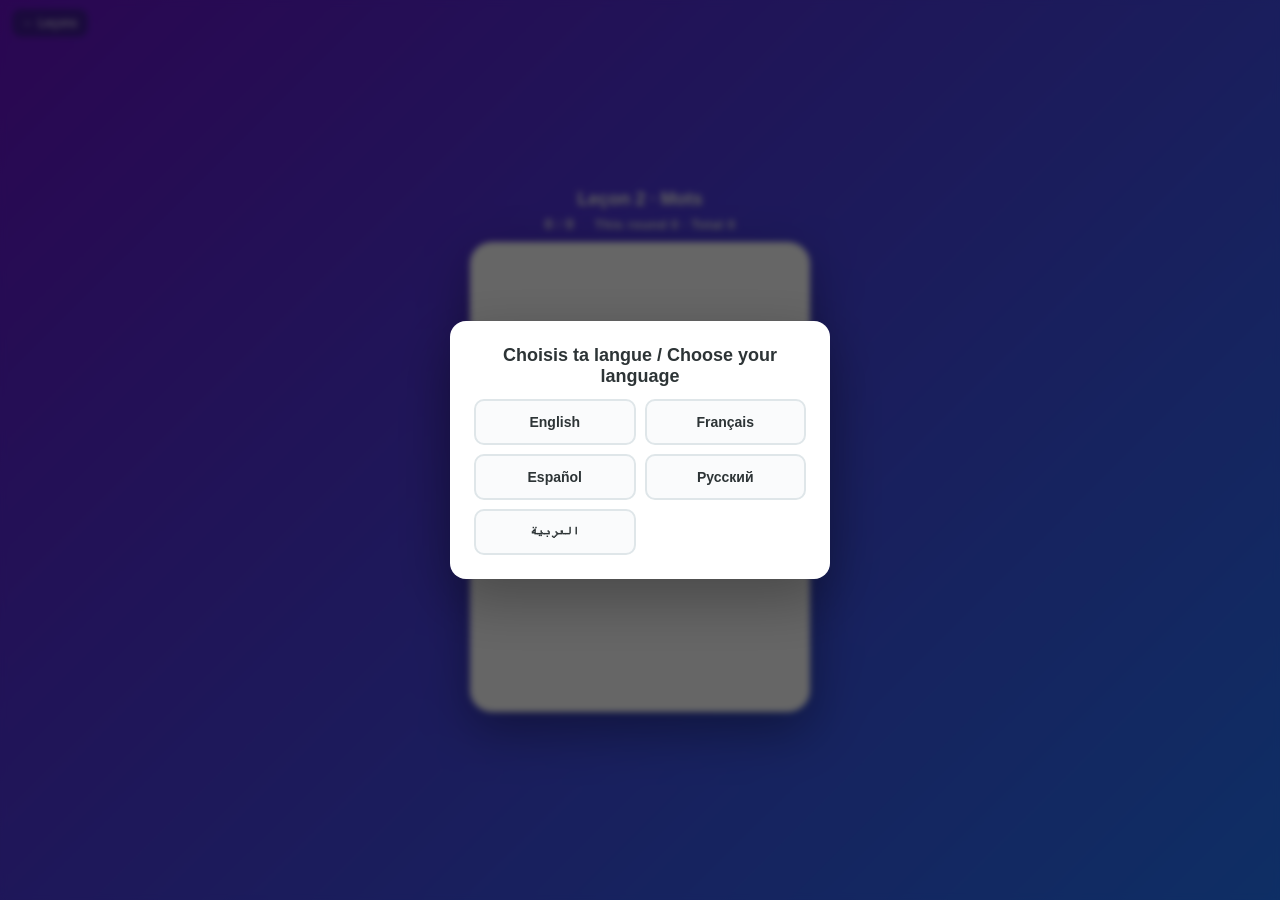
<file: cards/lesson02_words.html>
<!DOCTYPE html>
<html lang="zh-CN">
<head>
<meta charset="UTF-8">
<meta name="viewport" content="width=device-width, initial-scale=1.0, maximum-scale=1.0, user-scalable=no">
<title>Leçon 2 · Mots</title>
<script>
window.addEventListener('error', function (e) {
  var b = document.getElementById('errBanner');
  if (!b) return;
  b.style.display = 'block';
  b.textContent = '⚠️ Script error: ' + (e.message || e.error || 'Unknown error') +
    (e.lineno ? ' (line ' + e.lineno + ')' : '') + '. Please make a screenshot of this page and send it to the teacher.';
});
</script>
<style>
  :root { --bg1: #6a11cb; --bg2: #2575fc; --card-w: 340px; --card-h: 470px; }
  * { box-sizing: border-box; margin: 0; padding: 0; }
  html, body { height: 100%; }
  body {
    font-family: -apple-system, "Segoe UI", "PingFang SC", "Microsoft YaHei", sans-serif;
    background: linear-gradient(135deg, var(--bg1), var(--bg2));
    display: flex; flex-direction: column;
    align-items: center; justify-content: center;
    min-height: 100vh; color: #fff;
    user-select: none; overflow: hidden; padding: 12px 16px;
  }
  .title { font-size: 18px; font-weight: 700; margin-bottom: 5px; text-shadow: 0 1px 2px rgba(0,0,0,.25); text-align: center; }
  .counter { font-size: 13px; letter-spacing: .5px; margin-bottom: 10px; opacity: .92; text-shadow: 0 1px 2px rgba(0,0,0,.25); text-align: center; }
  .counter b { font-size: 15px; }
  .counter .sep { opacity: .5; margin: 0 4px; }
  .score-line { font-weight: 600; }

  .stage { perspective: 1400px; width: var(--card-w); overflow: visible; }
  .card-wrapper { width: var(--card-w); height: var(--card-h); transition: transform .26s cubic-bezier(.4,0,.2,1); will-change: transform; }
  .card {
    width: var(--card-w); height: var(--card-h); position: relative;
    cursor: pointer; transform-style: preserve-3d;
    transition: transform .5s cubic-bezier(.2,.7,.3,1);
  }
  .card.flipped { transform: rotateY(180deg); }
  .face {
    position: absolute; inset: 0; border-radius: 22px;
    display: flex; flex-direction: column;
    align-items: center;
    backface-visibility: hidden; -webkit-backface-visibility: hidden;
    padding: 20px 22px; box-shadow: 0 18px 50px rgba(0,0,0,.35);
    text-align: center;
  }
  .front { background: #fff; color: #2b2b3a; }
  .back { transform: rotateY(180deg); background: linear-gradient(135deg, #102a6e, #1b46b8); color: #fff; }
  .content { flex: 1; width: 100%; display: flex; flex-direction: column; align-items: center; justify-content: center; overflow: hidden; }
  .controls { width: 100%; padding-top: 8px; }

  /* 自适应字号 */
  .w1 { font-size: 34px; } .w2 { font-size: 26px; } .w3 { font-size: 21px; } .w4 { font-size: 17px; } .w5 { font-size: 14px; }
  .bw1 { font-size: 52px; } .bw2 { font-size: 40px; } .bw3 { font-size: 30px; } .bw4 { font-size: 23px; } .bw5 { font-size: 18px; }
  .word { font-weight: 700; line-height: 1.25; word-break: break-word; }
  .sub { font-size: 18px; opacity: .68; margin-top: 4px; line-height: 1.3; word-break: break-word; font-weight: 600; }
  .emoji { font-size: 56px; line-height: 1; margin-bottom: 8px; filter: drop-shadow(0 5px 9px rgba(0,0,0,.18)); }
  .listen-icon { font-size: 84px; line-height: 1; filter: drop-shadow(0 6px 10px rgba(0,0,0,.2)); margin-bottom: 4px; }

  /* 拼音输入 */
  .blanks { display: flex; flex-wrap: wrap; gap: 6px; justify-content: center; margin-top: 14px; max-width: 296px; }
  .pinyin-input {
    width: 68px; height: 40px; border: 2px solid #dfe6e9; border-radius: 9px;
    text-align: center; font-size: 16px; font-family: inherit; color: #2b2b3a;
    background: #fafbfc; outline: none; transition: border-color .15s, background .15s;
    user-select: text;
  }
  .blanks.dense .pinyin-input { width: 54px; height: 34px; font-size: 14px; }
  .blanks.xdense .pinyin-input { width: 44px; height: 32px; font-size: 13px; }
  .pinyin-input:focus { border-color: #0984e3; background: #fff; }
  .pinyin-input.ok { border-color: #27ae60; background: #eafaf1; }
  .pinyin-input.bad { border-color: #e74c3c; background: #fdeeee; }
  .pinyin-input.miss { border-color: #f39c12; background: #fffaf0; }

  .answer-line { margin-top: 8px; font-size: 13px; color: #0984e3; font-weight: 600; letter-spacing: .4px; }
  .tip-line { margin-top: 6px; font-size: 11px; color: #b2bec3; min-height: 14px; }

  /* 卡片内按钮 */
  .btn-row { display: flex; gap: 7px; justify-content: center; }
  .rate-btn {
    border: none; color: #fff; padding: 9px 12px; border-radius: 9px;
    font-size: 12.5px; cursor: pointer; font-family: inherit; font-weight: 600;
    flex: 1; transition: transform .1s, opacity .2s; white-space: nowrap;
  }
  .rate-btn:active { transform: scale(.95); }
  .rate-btn.red { background: #e74c3c; }
  .rate-btn.yellow { background: #f39c12; }
  .rate-btn.green { background: #27ae60; }
  .ok-btn {
    background: #0984e3; color: #fff; border: none; border-radius: 9px;
    padding: 10px 26px; font-size: 14px; font-weight: 700; cursor: pointer;
    font-family: inherit; transition: transform .1s, background .2s;
  }
  .ok-btn:active { transform: scale(.95); }
  .skip-link { margin-top: 7px; background: none; border: none; color: #b2bec3; font-size: 12px; cursor: pointer; font-family: inherit; text-decoration: underline; }
  .skip-link:hover { color: #636e72; }

  .back .label { font-size: 12px; letter-spacing: 3px; opacity: .7; margin-bottom: 10px; }
  .back .meaning { font-weight: 700; letter-spacing: 1px; word-break: break-word; line-height: 1.25; }
  .back .pinyin { margin-top: 12px; font-size: 16px; opacity: .9; letter-spacing: .5px; word-break: break-word; }
  .back .explain { margin-top: 10px; font-size: 14px; opacity: .9; max-width: 280px; word-break: break-word; line-height: 1.35; }
  .back .result-line { margin-top: 10px; font-size: 13px; opacity: .85; }
  .back .note-line { margin-top: 4px; font-size: 11px; color: #ffe08a; min-height: 13px; }
  .speak {
    margin-top: 10px; background: rgba(255,255,255,.18); border: 1px solid rgba(255,255,255,.35);
    color: #fff; width: 40px; height: 40px; border-radius: 50%; font-size: 17px;
    cursor: pointer; transition: background .2s;
  }
  .speak:hover:not(:disabled) { background: rgba(255,255,255,.32); }
  .speak:disabled { opacity: .35; cursor: default; }
  .next-btn {
    width: 100%; background: rgba(255,255,255,.16); border: 1px solid rgba(255,255,255,.4);
    color: #fff; padding: 11px; border-radius: 10px; font-size: 14px; font-weight: 700;
    cursor: pointer; font-family: inherit;
  }
  .next-btn:hover { background: rgba(255,255,255,.28); }

  /* 弹窗 */
  .modal-overlay {
    position: fixed; inset: 0; background: rgba(0,0,0,.6);
    display: flex; align-items: center; justify-content: center; z-index: 100;
    backdrop-filter: blur(3px); padding: 16px;
  }
  .modal {
    background: #fff; color: #2d3436; border-radius: 16px;
    padding: 24px; max-width: 380px; width: 100%; text-align: center;
    box-shadow: 0 20px 60px rgba(0,0,0,.3); max-height: 92vh; overflow-y: auto;
  }
  .modal h3 { font-size: 18px; margin-bottom: 12px; }
  .modal p { font-size: 13.5px; line-height: 1.65; color: #636e72; }
  .modal .lang-grid { display: grid; grid-template-columns: 1fr 1fr; gap: 9px; margin-top: 12px; }
  .modal .mode-grid { display: grid; gap: 9px; margin-top: 12px; }
  .modal .lang-btn {
    border: 2px solid #dfe6e9; background: #fafbfc; border-radius: 10px;
    padding: 13px 8px; cursor: pointer; font-size: 14px; font-weight: 600;
    transition: all .2s; color: #2d3436; font-family: inherit;
    display: flex; align-items: center; justify-content: center; gap: 8px;
  }
  .modal .lang-btn:hover { border-color: #0984e3; background: #e8f4fd; }
  .modal .lang-btn .wt {
    font-size: 11px; font-weight: 700; color: #0984e3; background: #e8f4fd;
    border-radius: 20px; padding: 2px 8px;
  }
  .modal .modal-actions { display: flex; gap: 9px; margin-top: 16px; }
  .modal .modal-actions button {
    flex: 1; border: none; border-radius: 10px; padding: 11px;
    font-size: 14px; cursor: pointer; font-weight: 600; font-family: inherit;
  }
  .modal .btn-ghost { background: #f1f2f6; color: #636e72; }
  .modal .btn-restart { background: #0984e3; color: #fff; }
  .modal .btn-clear { background: #ffeaea; color: #c0392b; }

  .score-box { display: flex; gap: 10px; margin-top: 14px; }
  .score-cell { flex: 1; background: #f7f9fc; border-radius: 12px; padding: 12px 8px; }
  .score-cell .k { font-size: 11px; color: #95a5a6; letter-spacing: .5px; }
  .score-cell .v { font-size: 24px; font-weight: 800; color: #0984e3; margin-top: 3px; }
  .score-cell.total .v { color: #e17055; }

  .demo-box { background: #f7f9fc; border-radius: 12px; padding: 14px 10px; margin-top: 12px; }
  .demo-word { font-size: 28px; font-weight: 700; letter-spacing: 2px; color: #2b2b3a; }
  .demo-blanks { display: flex; gap: 8px; justify-content: center; margin-top: 10px; }
  .demo-blanks .pinyin-input { width: 80px; height: 40px; }
  .demo-msg { margin-top: 8px; font-size: 13px; min-height: 18px; font-weight: 600; color: #27ae60; }
  .demo-msg.err { color: #e74c3c; }
  .tip-box {
    margin-top: 12px; background: #fff8e6; border: 1px solid #ffe0a3;
    border-radius: 10px; padding: 9px 11px; font-size: 12.5px; line-height: 1.6;
    color: #8a6d1f; text-align: left;
  }
  .tip-box b { color: #b26a00; }

  @media (max-height: 740px) {
    :root { --card-h: 420px; }
    .emoji { font-size: 46px; }
    .listen-icon { font-size: 66px; }
    .w1 { font-size: 28px; } .w2 { font-size: 22px; } .w3 { font-size: 18px; }
    .bw1 { font-size: 44px; } .bw2 { font-size: 34px; } .bw3 { font-size: 26px; }
    .pinyin-input { height: 36px; }
    .blanks { gap: 5px; margin-top: 10px; }
    .counter { margin-bottom: 8px; }
  }
</style>
</head>
<body>
  <a href="../index.html" style="position:fixed;top:9px;left:12px;z-index:20;color:#fff;text-decoration:none;font-size:12px;background:#19235c77;border-radius:9px;padding:7px 11px;">← Leçons</a>
  <div id="errBanner" style="display:none;position:fixed;top:0;left:0;right:0;z-index:9999;background:#c0392b;color:#fff;padding:10px 14px;font-size:13px;line-height:1.5;text-align:left;"></div>
  <div class="title" id="title"></div>
  <div class="counter">
    <b id="done">0</b> / <b id="total">0</b>
    <span class="sep">·</span>
    <span class="score-line" id="scoreLine"></span>
  </div>

  <div class="stage">
    <div class="card-wrapper" id="cardWrapper">
      <div class="card" id="card">
        <div class="face front" id="front"></div>
        <div class="face back" id="back"></div>
      </div>
    </div>
  </div>

  <!-- 偏好语言 -->
  <div class="modal-overlay" id="langModal">
    <div class="modal">
      <h3>Choisis ta langue / Choose your language</h3>
      <div class="lang-grid" id="langGrid"></div>
    </div>
  </div>

  <!-- 教程 -->
  <div class="modal-overlay" id="tutModal" style="display:none;">
    <div class="modal">
      <h3 id="tutTitle"></h3>
      <p id="tutBody"></p>
      <div class="demo-box">
        <div class="demo-word"><span>你好</span><button class="speak" id="tutSpeak" style="margin-left:10px;">🔊</button></div>
        <div class="demo-blanks">
          <input class="pinyin-input" id="demo1" inputmode="latin" autocapitalize="off" autocorrect="off" spellcheck="false" maxlength="8">
          <input class="pinyin-input" id="demo2" inputmode="latin" autocapitalize="off" autocorrect="off" spellcheck="false" maxlength="8">
        </div>
        <div class="demo-msg" id="demoMsg"></div>
        <div class="modal-actions" style="margin-top:10px;">
          <button class="btn-restart" id="demoOk">OK</button>
        </div>
      </div>
      <div class="tip-box" id="tutTip"></div>
      <div class="modal-actions">
        <button class="btn-ghost" id="tutSkip"></button>
        <button class="btn-restart" id="tutStart"></button>
      </div>
    </div>
  </div>

  <!-- 选择模式 -->
  <div class="modal-overlay" id="modeModal" style="display:none;">
    <div class="modal">
      <h3 id="modeTitle"></h3>
      <div class="mode-grid" id="modeGrid"></div>
      <div class="modal-actions">
        <button class="btn-clear" id="btnClearMode"></button>
      </div>
    </div>
  </div>

  <!-- 本轮结束 -->
  <div class="modal-overlay" id="endModal" style="display:none;">
    <div class="modal">
      <h3 id="endTitle"></h3>
      <div class="score-box">
        <div class="score-cell"><div class="k" id="endRoundK"></div><div class="v" id="endRoundV">0</div></div>
        <div class="score-cell total"><div class="k" id="endTotalK"></div><div class="v" id="endTotalV">0</div></div>
      </div>
      <p style="margin-top:14px;" id="endHint"></p>
      <div class="mode-grid" id="endModeGrid"></div>
      <div class="modal-actions">
        <button class="btn-clear" id="btnClearEnd"></button>
      </div>
    </div>
  </div>

<script>
const VOICE_PACK = {} || {};
/* ================= 卡片数据（音节数组由生成器预先算好） ================= */
const DATA = {"title":"Leçon 2 · Mots","cards":[{"zh":"苹果","pinyin":"píng guǒ","syl":["ping","guo"],"emoji":"🍎","tr":{"en":"apple","fr":"pomme","es":"manzana","ru":"яблоко","ar":"تفاحة"}},{"zh":"水","pinyin":"shuǐ","syl":["shui"],"emoji":"💧","tr":{"en":"water","fr":"eau","es":"agua","ru":"вода","ar":"ماء"}},{"zh":"面包","pinyin":"miàn bāo","syl":["mian","bao"],"emoji":"🍞","tr":{"en":"bread","fr":"pain","es":"pan","ru":"хлеб","ar":"خبز"}},{"zh":"茶","pinyin":"chá","syl":["cha"],"emoji":"🍵","tr":{"en":"tea","fr":"thé","es":"té","ru":"чай","ar":"شاي"}},{"zh":"咖啡","pinyin":"kā fēi","syl":["ka","fei"],"emoji":"☕","tr":{"en":"coffee","fr":"café","es":"café","ru":"кофе","ar":"قهوة"}}]};
const CARDS = DATA.cards;
document.getElementById('title').textContent = (DATA && DATA.title) || '闪卡';


const WEIGHTS = { translation:1, pinyin:2, listening:3, hanzi:4 };
const MAX_TOLERANCE = 3;   // 整个会话内，「看过背面后仍可记分」的次数

/* ================= 文案 ================= */
const I18N = {
  en: {
    title:'Class Flashcards',
    chooseLang:'Choose your preferred language',
    chooseMode:'Choose a mode',
    modes:{ translation:'Translation', pinyin:'Pinyin', hanzi:'Hanzi', listening:'Listening' },
    zhLabel:'Chinese',
    ok:'OK', skip:'Skip', next:'Next card',
    fillAll:'Fill in every blank first',
    correct:'Correct: {c}/{t}', answer:'Answer: ',
    dontKnow:"Don't know", unsure:'Unsure', know:'Know',
    thisRound:'This round {s}', totalAll:'Total {s}',
    roundEnd:'Round finished', roundScore:'This round', totalScore:'Total',
    endHint:'Pick a mode for the next round. Your total score keeps adding up.',
    clear:'Clear score', restart:'Start again',
    cleared:'Score cleared.',
    tutTitle:'Try Pinyin mode', tutBody:'Type the pinyin for each syllable, then tap OK. No tone marks needed.',
    tutTip:'<b>Tip:</b> ü can be typed as <b>v</b> (nǚ → nv). Typing <b>u</b> is not accepted. Upper case and spaces are ignored.',
    demoOk:'Great! That is how it works.', demoSame:'Not yet, try again',
    tutTitleHanzi:'Try Hanzi mode', tutBodyHanzi:'You see the Chinese characters. Type the pinyin for each syllable, then tap OK.',
    tutSkip:'Skip', tutStart:'Start',
    peekUsed:'Peeked. Free answers left: {n}', peekZero:'Peeked, so no score this time.',
    zero:'No score'
  },
  fr: {
    title:'Cartes de classe',
    zhLabel:'Chinois',
    chooseLang:'Choose your preferred language',
    chooseMode:'Choisissez un mode',
    modes:{ translation:'Traduction', pinyin:'Pinyin', hanzi:'Caractères', listening:'Écoute' },
    ok:'OK', skip:'Passer', next:'Carte suivante',
    fillAll:'Remplissez toutes les cases',
    correct:'Correct : {c}/{t}', answer:'Réponse : ',
    dontKnow:'Je ne sais pas', unsure:'Incertain', know:'Je sais',
    thisRound:'Cette manche {s}', totalAll:'Total {s}',
    roundEnd:'Manche terminée', roundScore:'Cette manche', totalScore:'Total',
    endHint:'Choisissez un mode pour la manche suivante. Le total continue de s’additionner.',
    clear:'Réinitialiser', restart:'Recommencer',
    cleared:'Score réinitialisé.',
    tutTitle:'Essayez le mode Pinyin', tutBody:'Tapez le pinyin de chaque syllabe, puis appuyez sur OK. Les tons ne sont pas nécessaires.',
    tutTip:'<b>Astuce :</b> ü peut s’écrire <b>v</b> (nǚ → nv). La lettre <b>u</b> n’est pas acceptée. La casse et les espaces sont ignorés.',
    demoOk:'Parfait, c’est le principe.', demoSame:'Pas encore, réessayez',
    tutTitleHanzi:'Essayez le mode Caractères', tutBodyHanzi:'Vous voyez les caractères chinois. Tapez le pinyin de chaque syllabe, puis appuyez sur OK.',
    tutSkip:'Passer', tutStart:'Commencer',
    peekUsed:'Aperçu utilisé. Réponses libres restantes : {n}', peekZero:'Aperçu : pas de point cette fois.',
    zero:'Sans point'
  },
  es: {
    title:'Tarjetas de clase',
    zhLabel:'Chino',
    chooseLang:'Choose your preferred language',
    chooseMode:'Elige un modo',
    modes:{ translation:'Traducción', pinyin:'Pinyin', hanzi:'Caracteres', listening:'Escucha' },
    ok:'OK', skip:'Saltar', next:'Siguiente tarjeta',
    fillAll:'Rellena todas las casillas',
    correct:'Correctas: {c}/{t}', answer:'Respuesta: ',
    dontKnow:'No lo sé', unsure:'No estoy seguro/a', know:'Lo sé',
    thisRound:'Esta ronda {s}', totalAll:'Total {s}',
    roundEnd:'Ronda terminada', roundScore:'Esta ronda', totalScore:'Total',
    endHint:'Elige un modo para la siguiente ronda. El total sigue sumando.',
    clear:'Borrar puntos', restart:'Empezar de nuevo',
    cleared:'Puntos borrados.',
    tutTitle:'Prueba el modo Pinyin', tutBody:'Escribe el pinyin de cada sílaba y pulsa OK. No hacen falta los tonos.',
    tutTip:'<b>Consejo:</b> ü se puede escribir como <b>v</b> (nǚ → nv). La letra <b>u</b> no se acepta. No importan las mayúsculas ni los espacios.',
    demoOk:'¡Bien! Así funciona.', demoSame:'Aún no, inténtalo otra vez',
    tutTitleHanzi:'Prueba el modo Caracteres', tutBodyHanzi:'Ves los caracteres chinos. Escribe el pinyin de cada sílaba y pulsa OK.',
    tutSkip:'Saltar', tutStart:'Empezar',
    peekUsed:'Viste la respuesta. Respuestas libres restantes: {n}', peekZero:'Viste la respuesta: sin puntos esta vez.',
    zero:'Sin puntos'
  },
  ru: {
    title:'Карточки для класса',
    zhLabel:'Китайский',
    chooseLang:'Choose your preferred language',
    chooseMode:'Выберите режим',
    modes:{ translation:'Перевод', pinyin:'Пиньинь', hanzi:'Иероглифы', listening:'Аудирование' },
    ok:'OK', skip:'Пропустить', next:'Следующая карточка',
    fillAll:'Заполните все поля',
    correct:'Верно: {c}/{t}', answer:'Ответ: ',
    dontKnow:'Не знаю', unsure:'Не уверен(а)', know:'Знаю',
    thisRound:'Этот круг {s}', totalAll:'Всего {s}',
    roundEnd:'Круг завершён', roundScore:'Этот круг', totalScore:'Всего',
    endHint:'Выберите режим для следующего круга. Общий счёт продолжает расти.',
    clear:'Сбросить счёт', restart:'Начать заново',
    cleared:'Счёт сброшен.',
    tutTitle:'Попробуйте режим пиньинь', tutBody:'Впишите пиньинь каждого слога и нажмите OK. Тоны не нужны.',
    tutTip:'<b>Подсказка:</b> ü можно писать как <b>v</b> (nǚ → nv). Буква <b>u</b> не принимается. Регистр и пробелы не важны.',
    demoOk:'Отлично! Так это и работает.', demoSame:'Пока нет, попробуйте ещё',
    tutTitleHanzi:'Попробуйте режим иероглифов', tutBodyHanzi:'Вы видите иероглифы. Впишите пиньинь каждого слога и нажмите OK.',
    tutSkip:'Пропустить', tutStart:'Начать',
    peekUsed:'Подсмотрели. Бесплатных ответов осталось: {n}', peekZero:'Подсмотрели: в этот раз без баллов.',
    zero:'Без баллов'
  },
  ar: {
    title:'بطاقات الصف',
    zhLabel:'الصينية',
    chooseLang:'Choose your preferred language',
    chooseMode:'اختر وضعًا',
    modes:{ translation:'الترجمة', pinyin:'بينيين', hanzi:'الحروف', listening:'الاستماع' },
    ok:'OK', skip:'تخطي', next:'البطاقة التالية',
    fillAll:'املأ كل الخانات أولاً',
    correct:'صحيح: {c}/{t}', answer:'الجواب: ',
    dontKnow:'لا أعرف', unsure:'غير متأكد', know:'أعرف',
    thisRound:'هذه الجولة {s}', totalAll:'المجموع {s}',
    roundEnd:'انتهت الجولة', roundScore:'هذه الجولة', totalScore:'المجموع',
    endHint:'اختر وضعًا للجولة التالية. المجموع يزداد باستمرار.',
    clear:'تصفير النقاط', restart:'ابدأ من جديد',
    cleared:'تم تصفير النقاط.',
    tutTitle:'جرّب وضع البينيين', tutBody:'اكتب بينيين كل مقطع ثم اضغط OK. لا حاجة لعلامات النبرة.',
    tutTip:'<b>تلميح:</b> يمكن كتابة ü على شكل <b>v</b> (nǚ → nv). الحرف <b>u</b> غير مقبول. لا يهم الحرف الكبير ولا المسافات.',
    demoOk:'أحسنت! هكذا يعمل.', demoSame:'ليس بعد، حاول مرة أخرى',
    tutTitleHanzi:'جرّب وضع الحروف', tutBodyHanzi:'ترى الحروف الصينية. اكتب بينيين كل مقطع ثم اضغط OK.',
    tutSkip:'تخطي', tutStart:'ابدأ',
    peekUsed:'تم الاطلاع على الجواب. الإجابات المجانية المتبقية: {n}', peekZero:'تم الاطلاع: لا نقاط هذه المرة.',
    zero:'بلا نقاط'
  }
};
const LANG_LIST = [
  { code:'en', name:'English' }, { code:'fr', name:'Français' }, { code:'es', name:'Español' },
  { code:'ru', name:'Русский' }, { code:'ar', name:'العربية' }
];

/* ================= 语音（内嵌 mp3，不依赖系统 TTS） ================= */
const audioEl = new Audio();
audioEl.preload = 'auto';
function speak(text) {
  const src = VOICE_PACK[text];
  if (!src) {
    if ('speechSynthesis' in window) {
      try {
        speechSynthesis.cancel();
        const utterance = new SpeechSynthesisUtterance(text);
        utterance.lang = 'zh-CN';
        utterance.rate = 0.85;
        speechSynthesis.speak(utterance);
      } catch (e) {}
    }
    return;
  }
  try {
    audioEl.pause();
    audioEl.currentTime = 0;
    audioEl.src = src;
    audioEl.play().catch(() => {});
  } catch (e) {}
}

/* ================= 状态 ================= */
let preferredLang = 'en';
let curMode = 'translation';
let deck = [];
let roundTotal = 0;
let doneCount = 0;
let roundScore = 0;
let totalScore = 0;
let toleranceLeft = MAX_TOLERANCE;
let judged = false;
let peeked = false;
let transitioning = false;
let inputs = [];
const seenTut = { pinyin:false, hanzi:false };

const cardEl = document.getElementById('card');
const wrapperEl = document.getElementById('cardWrapper');
const frontEl = document.getElementById('front');
const backEl = document.getElementById('back');
const doneEl = document.getElementById('done');
const totalEl = document.getElementById('total');
const scoreLineEl = document.getElementById('scoreLine');

function t(k) {
  const d = I18N[preferredLang] || I18N.en;
  return (d[k] !== undefined ? d[k] : I18N.en[k]);
}
function tn(mode) { return t('modes')[mode]; }
function isRTL() { return preferredLang === 'ar'; }
function escapeHtml(s) {
  return String(s == null ? '' : s).replace(/[&<>"']/g, c => ({'&':'&amp;','<':'&lt;','>':'&gt;','"':'&quot;',"'":'&#39;'}[c]));
}
function norm(s) {
  // 用 ’ 写 curly apostrophe，- 放末尾：避免老浏览器/Edge 对字符类解析差异
  let v = String(s).toLowerCase().replace(/[s'’·,.;:!?，。；：！？-]/g, '')
    .replace(/v/g, 'ü').replace(/u:/g, 'ü')
    .replace(/[āáǎà]/g, 'a').replace(/[ēéěè]/g, 'e').replace(/[īíǐì]/g, 'i')
    .replace(/[ōóǒò]/g, 'o').replace(/[ūúǔù]/g, 'u').replace(/[ǖǘǚǜ]/g, 'ü');
  v = v.replace(/^(j|q|x|y)ü/, '$1u');
  return v;
}
function fmt(n) { return String(Math.round(n * 10) / 10); }

// 按长度自动缩字号
function sizeClass(text, back) {
  const n = String(text).length;
  const p = back ? 'b' : '';
  if (n <= 9) return p + 'w1';
  if (n <= 15) return p + 'w2';
  if (n <= 24) return p + 'w3';
  if (n <= 40) return p + 'w4';
  return p + 'w5';
}
function blankDensity(n) { return n >= 10 ? 'xdense' : (n >= 7 ? 'dense' : ''); }

const WEIGHT_LABEL = '×';

/* ================= 轮次 ================= */
function startRound(mode) {
  curMode = mode;
  deck = shuffle(CARDS.slice());
  deck.forEach(c => { c._skip = 0; c._peeked = false; });
  roundTotal = deck.length;
  doneCount = 0;
  roundScore = 0;
  resetCard();
  updateHUD();
  render();
}

function shuffle(arr) {
  for (let i = arr.length - 1; i > 0; i--) {
    const j = Math.floor(Math.random() * (i + 1));
    [arr[i], arr[j]] = [arr[j], arr[i]];
  }
  return arr;
}

function updateHUD() {
  doneEl.textContent = doneCount;
  totalEl.textContent = roundTotal;
  scoreLineEl.textContent = t('thisRound').replace('{s}', fmt(roundScore)) + ' · ' + t('totalAll').replace('{s}', fmt(totalScore));
}

function resetCard() {
  cardEl.style.transition = 'none';
  cardEl.classList.remove('flipped');
  void cardEl.offsetWidth;
  cardEl.style.transition = '';
}

/* ================= 渲染正面 ================= */
function render() {
  if (!deck.length) { endRound(); return; }
  const c = deck[0];
  judged = false;
  peeked = !!c._peeked;        // 偷看标记本轮不清除（防止偷看后跳走再白拿分）
  const skipVisible = c._skip < 1;

  let f = '';
  if (curMode === 'translation') {
    const en = c.tr.en || '';
    const pref = preferredLang !== 'en' ? (c.tr[preferredLang] || '') : '';
    f += '<div class="content">';
    if (c.emoji) f += '<div class="emoji">' + c.emoji + '</div>';
    f += '<div class="word ' + sizeClass(en) + '">' + escapeHtml(en) + '</div>';
    if (pref) f += '<div class="sub">' + escapeHtml(pref) + '</div>';
    f += '</div>';
    f += '<div class="controls">' + rateRowHTML(skipVisible) + '</div>';

  } else if (curMode === 'listening') {
    f += '<div class="content">';
    f += '<div class="listen-icon" id="listenIcon">🔊</div>';
    f += '</div>';
    f += '<div class="controls">' + rateRowHTML(skipVisible) + '</div>';

  } else if (curMode === 'pinyin') {
    const en = c.tr.en || '';
    const pref = preferredLang !== 'en' ? (c.tr[preferredLang] || '') : '';
    f += '<div class="content">';
    if (c.emoji) f += '<div class="emoji">' + c.emoji + '</div>';
    f += '<div class="word ' + sizeClass(en) + '">' + escapeHtml(en) + '</div>';
    if (pref) f += '<div class="sub">' + escapeHtml(pref) + '</div>';
    f += blanksHTML(c);
    f += '<div class="tip-line" id="tipLine"></div>';
    f += '</div>';
    f += '<div class="controls">' + okRowHTML(skipVisible) + '</div>';

  } else { // hanzi
    f += '<div class="content">';
    if (c.emoji) f += '<div class="emoji">' + c.emoji + '</div>';
    f += '<div class="word ' + sizeClass(c.zh) + '">' + escapeHtml(c.zh) + '</div>';
    f += blanksHTML(c);
    f += '<div class="tip-line" id="tipLine"></div>';
    f += '</div>';
    f += '<div class="controls">' + okRowHTML(skipVisible) + '</div>';
  }

  frontEl.innerHTML = f;
  frontEl.setAttribute('dir', isRTL() ? 'rtl' : 'ltr');
  backEl.innerHTML = peekBackHTML(c);          // 预渲染答案，供偷看
  backEl.setAttribute('dir', isRTL() ? 'rtl' : 'ltr');
  bindFront(c);
  bindSpeak(c);
}

function rateRowHTML(skipVisible) {
  return '<div class="btn-row">' +
    '<button class="rate-btn red" data-v="0">' + escapeHtml(t('dontKnow')) + '</button>' +
    '<button class="rate-btn yellow" data-v="0">' + escapeHtml(t('unsure')) + '</button>' +
    '<button class="rate-btn green" data-v="1">' + escapeHtml(t('know')) + '</button>' +
    '</div>' +
    (skipVisible ? '<button class="skip-link" id="skipBtn">' + escapeHtml(t('skip')) + '</button>' : '');
}

function okRowHTML(skipVisible) {
  return '<div class="btn-row"><button class="ok-btn" id="okBtn">' + escapeHtml(t('ok')) + '</button></div>' +
    (skipVisible ? '<button class="skip-link" id="skipBtn">' + escapeHtml(t('skip')) + '</button>' : '');
}

function blanksHTML(c) {
  const den = blankDensity(c.syl.length);
  let h = '<div class="blanks ' + den + '">';
  c.syl.forEach((s, i) => {
    h += '<input class="pinyin-input" data-i="' + i + '" inputmode="latin" autocapitalize="off" autocorrect="off" spellcheck="false" maxlength="10">';
  });
  h += '</div>';
  return h;
}

function bindFront(c) {
  inputs = Array.from(frontEl.querySelectorAll('.pinyin-input'));
  inputs.forEach(inp => {
    inp.addEventListener('click', e => e.stopPropagation());
    inp.addEventListener('input', () => {
      const tip = document.getElementById('tipLine');
      if (tip) tip.textContent = '';
    });
    inp.addEventListener('keydown', e => {
      if (e.key === 'Enter') { e.preventDefault(); e.stopPropagation(); submitInput(c); }
    });
  });
  frontEl.querySelectorAll('.rate-btn').forEach(b => {
    b.addEventListener('click', e => {
      e.stopPropagation();
      submitRaw(parseFloat(b.getAttribute('data-v')), null, null);
    });
  });
  const ok = document.getElementById('okBtn');
  if (ok) ok.addEventListener('click', e => { e.stopPropagation(); submitInput(c); });
  const skip = document.getElementById('skipBtn');
  if (skip) skip.addEventListener('click', e => { e.stopPropagation(); doSkip(); });
  const li = document.getElementById('listenIcon');
  if (li) li.addEventListener('click', e => { e.stopPropagation(); speak(c.zh); });
}

/* ================= 提交与判定 ================= */
function submitInput(c) {
  if (judged) return;
  const empties = inputs.filter(i => i.value.trim() === '');
  if (empties.length) {
    const tip = document.getElementById('tipLine');
    if (tip) tip.textContent = t('fillAll');
    empties[0].focus();
    return;
  }
  const results = inputs.map((inp, i) => norm(inp.value) === norm(c.syl[i]));
  const raw = results.filter(Boolean).length / results.length;
  submitRaw(raw, results, c);
}

function submitRaw(raw, results, c) {
  if (judged) return;
  judged = true;
  const card = deck[0];

  // 容错：看过背面后作答
  let scored = raw;
  let note = '';
  if (peeked) {
    if (toleranceLeft > 0) {
      toleranceLeft--;
      note = t('peekUsed').replace('{n}', toleranceLeft);
    } else {
      scored = 0;
      note = t('peekZero');
    }
  }

  const gained = scored * WEIGHTS[curMode];
  roundScore += gained;
  totalScore += gained;
  doneCount++;

  // 标记输入框
  if (inputs.length) {
    inputs.forEach((inp, i) => {
      inp.classList.remove('bad', 'miss');
      inp.classList.add(results && results[i] ? 'ok' : 'bad');
      inp.readOnly = true;
    });
  }
  updateHUD();
  backEl.innerHTML = scoredBackHTML(card, gained, note, results);
  backEl.setAttribute('dir', isRTL() ? 'rtl' : 'ltr');
  bindBack(card);
  setTimeout(() => { cardEl.classList.add('flipped'); }, 380);
}

function bindSpeak(c) {
  const sb = document.getElementById('speakBtn');
  if (sb) sb.addEventListener('click', e => { e.stopPropagation(); speak(c.zh); });
}

function answerBodyHTML(c) {
  let h = '';
  if (curMode === 'pinyin' || curMode === 'translation') {
    h += '<div class="label">' + escapeHtml(t('zhLabel')) + '</div>';
    h += '<div class="meaning ' + sizeClass(c.zh, true) + '">' + escapeHtml(c.zh) + '</div>';
    h += '<div class="pinyin">' + escapeHtml(c.pinyin) + '</div>';
  } else if (curMode === 'listening') {
    h += '<div class="meaning ' + sizeClass(c.zh, true) + '">' + escapeHtml(c.zh) + '</div>';
    h += '<div class="pinyin">' + escapeHtml(c.pinyin) + '</div>';
    h += '<div class="explain">' + escapeHtml(c.tr.en || '') + '</div>';
    if (preferredLang !== 'en' && c.tr[preferredLang]) h += '<div class="explain">' + escapeHtml(c.tr[preferredLang]) + '</div>';
  } else { // hanzi
    h += '<div class="pinyin" style="font-size:22px;margin-top:0;">' + escapeHtml(c.pinyin) + '</div>';
    const ex = c.tr[preferredLang] || c.tr.en || '';
    if (ex) h += '<div class="explain">' + escapeHtml(ex) + '</div>';
  }
  return h;
}

function speakBtnHTML(c) {
  return '<button class="speak" id="speakBtn">🔊</button>';
}

// 偷看时看到的背面：只有答案，没有得分和「下一张」
function peekBackHTML(c) {
  return '<div class="content">' + answerBodyHTML(c) + speakBtnHTML(c) + '</div>';
}

// 作答后的背面：答案 + 本题得分 + 容错提示 + 下一张
function scoredBackHTML(c, gained, note, results) {
  let h = '<div class="content">' + answerBodyHTML(c);
  if (results) {
    h += '<div class="result-line">' + t('correct').replace('{c}', results.filter(Boolean).length).replace('{t}', results.length) + '</div>';
  }
  h += '<div class="result-line" style="font-weight:700;color:#8ef0c0;">+' + fmt(gained) + '</div>';
  h += '<div class="note-line">' + escapeHtml(note) + '</div>';
  h += speakBtnHTML(c);
  h += '</div>';
  h += '<div class="controls"><button class="next-btn" id="nextBtn">' + escapeHtml(t('next')) + '</button></div>';
  return h;
}

function bindBack(c) {
  const sb = document.getElementById('speakBtn');
  if (sb) sb.addEventListener('click', e => { e.stopPropagation(); speak(c.zh); });
  const nb = document.getElementById('nextBtn');
  if (nb) nb.addEventListener('click', e => { e.stopPropagation(); advance(); });
}

/* ================= 跳过 / 前进 ================= */
function doSkip() {
  if (transitioning || judged || !deck.length) return;
  const c = deck[0];
  if (c._skip >= 1) return;       // 每卡每轮最多跳 1 次
  c._skip++;
  deck.shift();
  deck.push(c);                   // 移到队尾，后面还会出现，但不给回看
  slideNext();
}

function advance() {
  if (transitioning || !deck.length) return;
  deck.shift();                    // 已作答，移出本轮
  if (!deck.length) { updateHUD(); endRound(); return; }
  slideNext();
}

function slideNext() {
  transitioning = true;
  resetCard();
  wrapperEl.style.transform = 'translateX(-120%)';
  setTimeout(() => {
    updateHUD();
    render();
    wrapperEl.style.transition = 'none';
    wrapperEl.style.transform = 'translateX(120%)';
    void wrapperEl.offsetWidth;
    wrapperEl.style.transition = '';
    wrapperEl.style.transform = 'translateX(0)';
    setTimeout(() => { transitioning = false; }, 280);
  }, 250);
}

function flip() {
  if (transitioning || judged) return;
  // 一旦翻到背面看过答案，本张卡本轮内就算「已偷看」，跳走再回来也不撤销
  if (!cardEl.classList.contains('flipped')) {
    peeked = true;
    if (deck[0]) deck[0]._peeked = true;
  }
  cardEl.classList.toggle('flipped');
}
document.getElementById('card').addEventListener('click', flip);

/* ================= 轮次结束 ================= */
function endRound() {
  document.getElementById('endTitle').textContent = t('roundEnd');
  document.getElementById('endRoundK').textContent = t('roundScore');
  document.getElementById('endRoundV').textContent = fmt(roundScore);
  document.getElementById('endTotalK').textContent = t('totalScore');
  document.getElementById('endTotalV').textContent = fmt(totalScore);
  document.getElementById('endHint').textContent = t('endHint');
  buildModeButtons(document.getElementById('endModeGrid'), chooseMode);
  document.getElementById('btnClearEnd').textContent = t('clear');
  document.getElementById('endModal').style.display = 'flex';
}

document.getElementById('btnClearEnd').addEventListener('click', () => {
  totalScore = 0;
  roundScore = 0;
  document.getElementById('endRoundV').textContent = fmt(roundScore);
  document.getElementById('endTotalV').textContent = fmt(totalScore);
  document.getElementById('endHint').textContent = t('cleared');
  updateHUD();
});

/* ================= 模式选择 ================= */
function buildModeButtons(container, onClick) {
  container.innerHTML = '';
  ['translation', 'pinyin', 'listening', 'hanzi'].forEach(m => {
    const b = document.createElement('button');
    b.className = 'lang-btn';
    b.innerHTML = '<span>' + escapeHtml(tn(m)) + '</span><span class="wt">' + WEIGHT_LABEL + WEIGHTS[m] + '</span>';
    b.addEventListener('click', () => onClick(m));
    container.appendChild(b);
  });
}

// 统一入口：选模式 → （汉字模式首次弹演示）→ 开一轮
function chooseMode(m) {
  document.getElementById('modeModal').style.display = 'none';
  document.getElementById('endModal').style.display = 'none';
  if (m === 'hanzi' && !seenTut.hanzi) {
    seenTut.hanzi = true;
    openTutorial('hanzi', () => startRound(m));
    return;
  }
  startRound(m);
}

buildModeButtons(document.getElementById('modeGrid'), chooseMode);
buildModeButtons(document.getElementById('endModeGrid'), chooseMode);
document.getElementById('btnClearMode').style.display = 'none';

/* ================= 教程 ================= */
const tutModal = document.getElementById('tutModal');
const demo1 = document.getElementById('demo1');
const demo2 = document.getElementById('demo2');
const demoMsg = document.getElementById('demoMsg');
const demoOkBtn = document.getElementById('demoOk');
let afterTutorial = null;

function demoCheck() {
  const ok1 = norm(demo1.value) === 'ni';
  const ok2 = norm(demo2.value) === 'hao';
  demo1.classList.toggle('ok', ok1); demo1.classList.toggle('bad', demo1.value.trim() !== '' && !ok1);
  demo2.classList.toggle('ok', ok2); demo2.classList.toggle('bad', demo2.value.trim() !== '' && !ok2);
  if (ok1 && ok2) { demoMsg.textContent = t('demoOk'); demoMsg.classList.remove('err'); }
  else if (demo1.value.trim() !== '' || demo2.value.trim() !== '') { demoMsg.textContent = t('demoSame'); demoMsg.classList.add('err'); }
  else { demoMsg.textContent = ''; }
}

function openTutorial(mode, cb) {
  const isHanzi = mode === 'hanzi';
  document.getElementById('tutTitle').textContent = t(isHanzi ? 'tutTitleHanzi' : 'tutTitle');
  document.getElementById('tutBody').textContent = t(isHanzi ? 'tutBodyHanzi' : 'tutBody');
  document.getElementById('tutTip').innerHTML = t('tutTip');
  document.getElementById('tutSkip').textContent = t('tutSkip');
  document.getElementById('tutStart').textContent = t('tutStart');
  demo1.value = ''; demo2.value = '';
  demo1.className = 'pinyin-input'; demo2.className = 'pinyin-input';
  demoMsg.textContent = ''; demoMsg.classList.remove('err');
  tutModal.querySelector('.modal').setAttribute('dir', isRTL() ? 'rtl' : 'ltr');
  afterTutorial = cb || null;
  tutModal.style.display = 'flex';
}

// 教程：只有点 OK 才判定正误；输入时只清掉旧提示
function demoClear() {
  demo1.className = 'pinyin-input';
  demo2.className = 'pinyin-input';
  demoMsg.textContent = '';
  demoMsg.classList.remove('err');
}
demo1.addEventListener('input', demoClear);
demo2.addEventListener('input', demoClear);
demo1.addEventListener('keydown', e => { if (e.key === 'Enter') { e.preventDefault(); demo2.focus(); } });
demo2.addEventListener('keydown', e => { if (e.key === 'Enter') { e.preventDefault(); demoCheck(); } });
demoOkBtn.addEventListener('click', demoCheck);
document.getElementById('tutSpeak').addEventListener('click', e => { e.stopPropagation(); speak('你好'); });
document.getElementById('tutSkip').addEventListener('click', closeTutorial);
document.getElementById('tutStart').addEventListener('click', closeTutorial);
function closeTutorial() {
  tutModal.style.display = 'none';
  const cb = afterTutorial; afterTutorial = null;
  if (cb) cb();
}

/* ================= 语言 ================= */
const langGrid = document.getElementById('langGrid');
LANG_LIST.forEach(l => {
  const b = document.createElement('button');
  b.className = 'lang-btn';
  b.textContent = l.name;
  b.addEventListener('click', () => {
    preferredLang = l.code;
    document.getElementById('langModal').style.display = 'none';
    document.documentElement.setAttribute('dir', isRTL() ? 'rtl' : 'ltr');
    document.getElementById('title').textContent = (DATA && DATA.title) || t('title');
    document.getElementById('modeTitle').textContent = t('chooseMode');
    document.getElementById('btnClearMode').style.display = 'none';
    document.getElementById('endTitle').textContent = t('roundEnd');
    openTutorial('pinyin', () => {
      document.getElementById('modeModal').style.display = 'flex';
    });
  });
  langGrid.appendChild(b);
});

updateHUD();
</script>
</body>
</html>
</file>
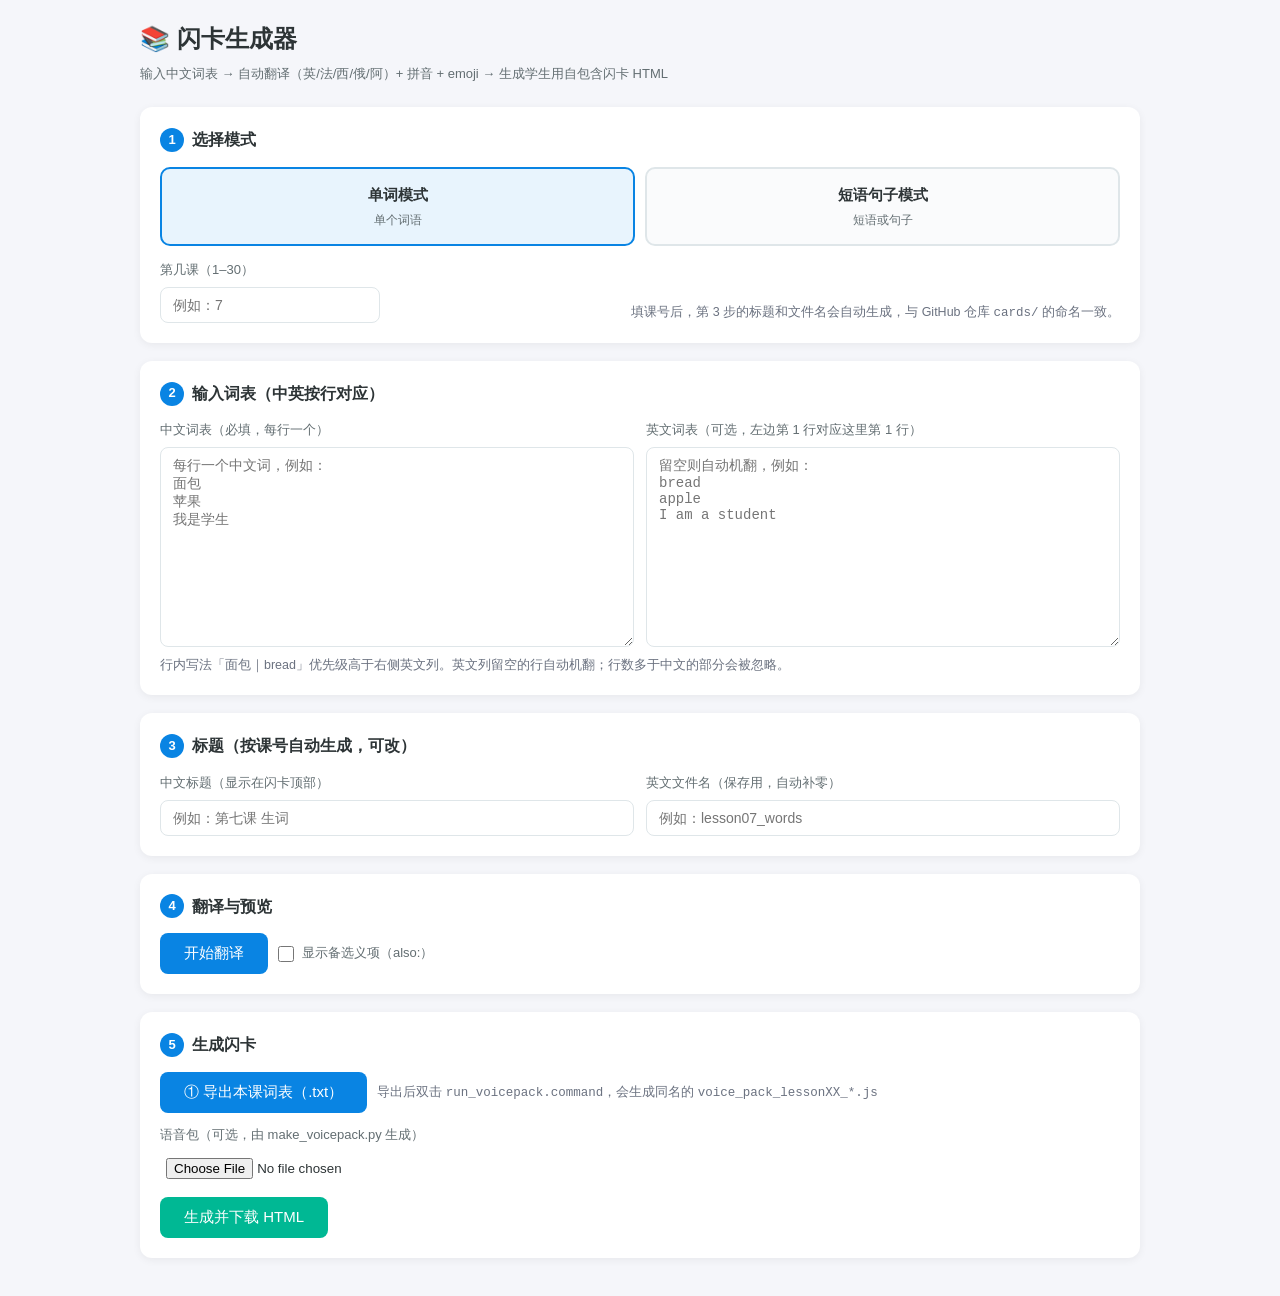
<file: source-originale/easy_flashcards_onClass.html>
<!DOCTYPE html>
<html lang="zh-CN"><head>
<meta charset="UTF-8">
<meta name="viewport" content="width=device-width, initial-scale=1.0">
<title>闪卡生成器 · Easy Flashcards</title>
<style>
  * { box-sizing: border-box; margin: 0; padding: 0; }
  body {
    font-family: -apple-system, "Segoe UI", "PingFang SC", "Microsoft YaHei", sans-serif;
    background: #f5f6fa;
    color: #2d3436;
    padding: 20px;
    line-height: 1.6;
  }
  .wrap { max-width: 1000px; margin: 0 auto; }
  h1 { font-size: 24px; margin-bottom: 6px; }
  .sub { color: #636e72; font-size: 13px; margin-bottom: 22px; }

  .card {
    background: #fff;
    border-radius: 12px;
    padding: 20px;
    margin-bottom: 18px;
    box-shadow: 0 2px 8px rgba(0,0,0,.06);
  }
  .card h2 { font-size: 16px; margin-bottom: 14px; color: #2d3436; display:flex; align-items:center; gap:8px;}
  .card h2 .step { background:#0984e3; color:#fff; border-radius:50%; width:24px; height:24px; display:inline-flex; align-items:center; justify-content:center; font-size:13px;}

  .row { display: flex; gap: 12px; flex-wrap: wrap; align-items: flex-end; }
  .field { display: flex; flex-direction: column; gap: 6px; }
  .field label { font-size: 13px; color: #636e72; }
  input[type=text], input[type=number], textarea, select {
    border: 1px solid #dfe6e9;
    border-radius: 8px;
    padding: 9px 12px;
    font-size: 14px;
    font-family: inherit;
    outline: none;
    transition: border .2s;
  }
  input:focus, textarea:focus, select:focus { border-color: #0984e3; }
  textarea { width: 100%; min-height: 160px; resize: vertical; font-family: "Consolas", monospace; }

  .modes { display: flex; gap: 10px; flex-wrap: wrap; }
  .mode-opt {
    flex: 1; min-width: 140px;
    border: 2px solid #dfe6e9; border-radius: 10px;
    padding: 14px; text-align: center; cursor: pointer;
    transition: all .2s; background: #fafbfc;
  }
  .mode-opt:hover { border-color: #74b9ff; }
  .mode-opt.active { border-color: #0984e3; background: #e8f4fd; }
  .mode-opt .t { font-weight: 600; font-size: 15px; }
  .mode-opt .d { font-size: 12px; color: #636e72; margin-top: 4px; }

  .refresh-cell { text-align: center; width: 40px; }
  .refresh-btn {
    border: none; background: #00b894; color: #fff; width: 30px; height: 30px;
    border-radius: 50%; font-size: 15px; cursor: pointer; display: none;
    transition: background .2s, transform .1s;
  }
  .refresh-btn:hover { background: #00a085; }
  .refresh-btn:active { transform: scale(.9); }
  .refresh-btn.show { display: inline-flex; align-items: center; justify-content: center; }

  .btn {
    background: #0984e3; color: #fff; border: none;
    padding: 11px 24px; border-radius: 8px; font-size: 15px;
    cursor: pointer; transition: background .2s; font-family: inherit;
  }
  .btn:hover { background: #0870c0; }
  .btn:disabled { background: #b2bec3; cursor: not-allowed; }
  .btn.secondary { background: #fff; color: #0984e3; border: 1px solid #0984e3; }
  .btn.secondary:hover { background: #e8f4fd; }
  .btn.green { background: #00b894; }
  .btn.green:hover { background: #00a085; }

  .progress { margin-top: 14px; }
  .bar { height: 8px; background: #dfe6e9; border-radius: 4px; overflow: hidden; }
  .bar > div { height: 100%; background: #0984e3; width: 0; transition: width .3s; }
  .pinfo { font-size: 13px; color: #636e72; margin-top: 6px; }

  table { width: 100%; border-collapse: collapse; font-size: 13px; }
  th, td { border: 1px solid #dfe6e9; padding: 6px 8px; text-align: left; }
  th { background: #f1f2f6; font-weight: 600; position: sticky; top: 0; }
  td input { width: 100%; border: none; padding: 4px; font-size: 13px; background: transparent; }
  td input:focus { background: #fff8e1; outline: 1px solid #fdcb6e; }
  .tbl-wrap { max-height: 420px; overflow: auto; border: 1px solid #dfe6e9; border-radius: 8px; }
  .emoji-cell { text-align: center; font-size: 20px; width: 50px; }

  .toggle { display: flex; align-items: center; gap: 8px; font-size: 13px; color: #636e72; margin: 10px 0; cursor: pointer; }
  .toggle input { width: 16px; height: 16px; }

  .actions { display: flex; gap: 10px; flex-wrap: wrap; }
  .note { font-size: 12px; color: #e17055; margin-top: 8px; }
  .ok { font-size: 13px; color: #00b894; margin-top: 8px; }
</style>
</head>
<body>
<div class="wrap">
  <h1>📚 闪卡生成器</h1>
  <div class="sub">输入中文词表 → 自动翻译（英/法/西/俄/阿）+ 拼音 + emoji → 生成学生用自包含闪卡 HTML</div>

  <!-- 1. 模式 -->
  <div class="card">
    <h2><span class="step">1</span> 选择模式</h2>
    <div class="modes">
      <div class="mode-opt active" data-mode="word">
        <div class="t">单词模式</div>
        <div class="d">单个词语</div>
      </div>
      <div class="mode-opt" data-mode="phrase">
        <div class="t">短语句子模式</div>
        <div class="d">短语或句子</div>
      </div>
    </div>
    <div class="row" style="margin-top:14px;">
      <div class="field" style="flex:0 0 220px;">
        <label>第几课（1–30）</label>
        <input type="number" id="lessonNo" min="1" max="30" placeholder="例如：7">
      </div>
      <div class="field" style="flex:1; display:flex; align-items:flex-end;">
        <div style="font-size:12.5px; color:#6b7280; line-height:1.6;">
          填课号后，第 3 步的标题和文件名会自动生成，与 GitHub 仓库 <code>cards/</code> 的命名一致。
        </div>
      </div>
    </div>
  </div>

  <!-- 2. 词表 -->
  <div class="card">
    <h2><span class="step">2</span> 输入词表（中英按行对应）</h2>
    <div class="row" style="align-items:stretch; gap:12px;">
      <div class="field" style="flex:1;">
        <label>中文词表（必填，每行一个）</label>
        <textarea id="words" style="height:200px;" placeholder="每行一个中文词，例如：
面包
苹果
我是学生"></textarea>
      </div>
      <div class="field" style="flex:1;">
        <label>英文词表（可选，左边第 1 行对应这里第 1 行）</label>
        <textarea id="wordsEn" style="height:200px;" placeholder="留空则自动机翻，例如：
bread
apple
I am a student"></textarea>
      </div>
    </div>
    <div style="font-size:12.5px; color:#6b7280; margin-top:8px; line-height:1.6;">
      行内写法「面包｜bread」优先级高于右侧英文列。英文列留空的行自动机翻；行数多于中文的部分会被忽略。
    </div>
  </div>

  <!-- 3. 文件名 -->
  <div class="card">
    <h2><span class="step">3</span> 标题（按课号自动生成，可改）</h2>
    <div class="row">
      <div class="field" style="flex:1;">
        <label>中文标题（显示在闪卡顶部）</label>
        <input type="text" id="titleCn" placeholder="例如：第七课 生词">
      </div>
      <div class="field" style="flex:1;">
        <label>英文文件名（保存用，自动补零）</label>
        <input type="text" id="titleEn" placeholder="例如：lesson07_words">
      </div>
    </div>
  </div>

  <!-- 4. 翻译 -->
  <div class="card">
    <h2><span class="step">4</span> 翻译与预览</h2>
    <div class="actions">
      <button class="btn" id="translateBtn">开始翻译</button>
      <button class="btn" id="pauseBtn" style="display:none;">暂停</button>
      <button class="btn" id="stopBtn" style="display:none;">停止</button>
      <label class="toggle">
        <input type="checkbox" id="showAlts"> 显示备选义项（also:）
      </label>
    </div>
    <div class="progress" id="progress" style="display:none;">
      <div class="bar"><div id="barFill"></div></div>
      <div class="pinfo" id="pinfo">准备中...</div>
    </div>
    <div class="note" id="warn" style="display:none;"></div>
    <div class="tbl-wrap" id="tblWrap" style="display:none; margin-top:14px;">
      <table id="preview">
        <thead>
          <tr>
            <th class="refresh-cell"></th>
            <th>中文</th>
            <th class="emoji-cell">emoji</th>
            <th>拼音</th>
            <th>英语</th>
            <th>法语</th>
            <th>西语</th>
            <th>俄语</th>
            <th>阿语</th>
          </tr>
        </thead>
        <tbody id="tbody"></tbody>
      </table>
    </div>
  </div>

  <!-- 5. 生成 -->
  <div class="card">
    <h2><span class="step">5</span> 生成闪卡</h2>
    <div class="actions" style="margin-bottom:12px;">
      <button class="btn" id="exportWordsBtn">① 导出本课词表（.txt）</button>
      <span style="font-size:12.5px; color:#6b7280; align-self:center;">
        导出后双击 <code>run_voicepack.command</code>，会生成同名的 <code>voice_pack_lessonXX_*.js</code>
      </span>
    </div>
    <div class="row" style="margin-bottom:12px;">
      <div class="field" style="flex:1;">
        <label>语音包（可选，由 make_voicepack.py 生成）</label>
        <input type="file" id="voiceFile" accept=".js,application/javascript,text/plain" style="padding:6px;">
      </div>
    </div>
    <div class="actions">
      <button class="btn green" id="genBtn" disabled="">生成并下载 HTML</button>
    </div>
    <div class="ok" id="okMsg" style="display:none;"></div>
  </div>
</div>

<script>
/* ===== pinyin-pro (嵌入) ===== */
(function(){
!function(n,i){"object"==typeof exports&&"undefined"!=typeof module?i(exports):"function"==typeof define&&define.amd?define(["exports"],i):i((n="undefined"!=typeof globalThis?globalThis:n||self).pinyinPro={})}(this,(function(n){"use strict";const i=/^[\uD800-\uDBFF]$/,g=/^[\uDC00-\uDFFF]$/,h=/[\uD800-\uDBFF][\uDC00-\uDFFF]/g;var u;!function(n){n[n.Unknown=1e-13]="Unknown",n[n.Rule=1e-12]="Rule",n[n.DICT=2e-8]="DICT",n[n.Surname=1]="Surname",n[n.Custom=1]="Custom"}(u||(u={}));const s={Normal:1,Surname:10,Custom:100};function o(n){var i;return n.length-((null===(i=n.match(h))||void 0===i?void 0:i.length)||0)}function z(n){const h=[];let u=0;for(;u<n.length;){const s=n[u];i.test(s)&&g.test(n[u+1])?(h.push(n.substring(u,u+2)),u+=2):(h.push(s),u+=1)}return h}class t{constructor(){this.NumberDICT=[],this.StringDICT=new Map}get(n){if(n.length>1)return this.StringDICT.get(n);{const i=n.charCodeAt(0);return this.NumberDICT[i]}}set(n,i){if(n.length>1)this.StringDICT.set(n,i);else{const g=n.charCodeAt(0);this.NumberDICT[g]=i}}clear(){this.NumberDICT=[],this.StringDICT.clear()}}const y={"bǎng páng pāng":["膀"],"líng":["〇","伶","凌","刢","囹","坽","夌","姈","婈","孁","岺","彾","掕","昤","朎","柃","棂","櫺","欞","泠","淩","澪","灵","燯","爧","狑","玲","琌","瓴","皊","砱","祾","秢","竛","笭","紷","綾","绫","羐","羚","翎","聆","舲","苓","菱","蓤","蔆","蕶","蛉","衑","裬","詅","跉","軨","輘","酃","醽","鈴","錂","铃","閝","陵","零","霊","霗","霛","霝","靈","駖","魿","鯪","鲮","鴒","鸰","鹷","麢","齡","齢","龄","龗","㥄"],"yī":["一","乊","伊","依","医","吚","咿","噫","壱","壹","夁","嫛","嬄","弌","揖","撎","檹","毉","洢","渏","漪","瑿","畩","祎","禕","稦","繄","蛜","衤","譩","辷","郼","醫","銥","铱","鷖","鹥","黟","黳"],"dīng zhēng":["丁"],"kǎo qiǎo yú":["丂"],"qī":["七","倛","僛","凄","嘁","墄","娸","悽","慼","慽","戚","捿","柒","桤","桼","棲","榿","欺","沏","淒","漆","紪","緀","萋","褄","諆","迉","郪","鏚","霋","魌","鶈"],"shàng":["丄","尙","尚","恦","緔","绱"],"xià":["丅","下","乤","圷","夏","夓","懗","梺","疜","睱","罅","鎼","鏬"],"hǎn":["丆","喊","浫","罕","豃","㘎"],"wàn mò":["万"],"zhàng":["丈","仗","墇","嶂","帐","帳","幛","扙","杖","涱","痮","瘬","瘴","瞕","粀","胀","脹","賬","账","障"],"sān":["三","厁","叁","弎","毵","毶","毿","犙","鬖"],"shàng shǎng shang":["上"],"qí jī":["丌","其","奇"],"bù fǒu":["不"],"yǔ yù yú":["与"],"miǎn":["丏","偭","免","冕","勉","勔","喕","娩","愐","汅","沔","湎","睌","緬","缅","腼","葂","靦","鮸","𩾃"],"gài":["丐","乢","匃","匄","戤","概","槩","槪","溉","漑","瓂","葢","鈣","钙","𬮿"],"chǒu":["丑","丒","侴","吜","杽","瞅","矁","醜","魗"],"zhuān":["专","叀","嫥","専","專","瑼","甎","砖","磗","磚","蟤","諯","鄟","顓","颛","鱄","䏝"],"qiě jū":["且"],"pī":["丕","伓","伾","噼","坯","岯","憵","批","披","炋","狉","狓","砒","磇","礔","礕","秛","秠","耚","豾","邳","鈚","鉟","銔","錃","錍","霹","駓","髬","魾","𬳵"],"shì":["世","丗","亊","事","仕","侍","冟","势","勢","卋","呩","嗜","噬","士","奭","嬕","室","市","式","弑","弒","恀","恃","戺","拭","揓","是","昰","枾","柿","栻","澨","烒","煶","眂","眎","眡","睗","示","礻","筮","簭","舐","舓","襫","視","视","觢","試","誓","諡","謚","试","谥","貰","贳","軾","轼","逝","遾","釈","释","釋","鈰","鉃","鉽","铈","飾","餙","餝","饰","鰘","䏡","𬤊"],"qiū":["丘","丠","坵","媝","恘","恷","楸","秋","秌","穐","篍","緧","萩","蘒","蚯","蝵","蟗","蠤","趥","邱","鞦","鞧","鰌","鰍","鳅","鶖","鹙","龝"],"bǐng":["丙","屛","怲","抦","昞","昺","柄","棅","炳","禀","秉","稟","苪","蛃","邴","鈵","陃","鞆","餅","餠","饼"],"yè":["业","亱","僷","墷","夜","嶪","嶫","抴","捙","擛","擪","擫","晔","曄","曅","曗","曳","曵","枼","枽","業","洂","液","澲","烨","燁","爗","璍","皣","瞱","瞸","礏","腋","葉","謁","谒","邺","鄴","鍱","鐷","靥","靨","頁","页","餣","饁","馌","驜","鵺","鸈"],"cóng":["丛","从","叢","婃","孮","従","徔","徖","悰","樷","欉","淙","灇","爜","琮","藂","誴","賨","賩","錝"],"dōng":["东","倲","冬","咚","埬","岽","崬","徚","昸","東","氡","氭","涷","笗","苳","菄","蝀","鮗","鯟","鶇","鶫","鸫","鼕","𬟽"],"sī":["丝","俬","凘","厮","司","咝","嘶","噝","媤","廝","恖","撕","斯","楒","泀","澌","燍","禗","禠","私","糹","絲","緦","纟","缌","罳","蕬","虒","蛳","蜤","螄","蟖","蟴","鉰","銯","鍶","鐁","锶","颸","飔","騦","鷥","鸶","鼶","㟃"],"chéng":["丞","呈","城","埕","堘","塍","塖","宬","峸","惩","懲","成","承","挰","掁","揨","枨","棖","橙","檙","洆","溗","澂","珵","珹","畻","程","窚","筬","絾","脭","荿","誠","诚","郕","酲","鋮","铖","騬","鯎"],"diū":["丟","丢","銩","铥"],"liǎng":["両","两","兩","唡","啢","掚","緉","脼","蜽","裲","魉","魎","𬜯"],"yǒu":["丣","卣","友","梄","湵","牖","禉","羑","聈","苃","莠","蜏","酉","銪","铕","黝"],"yán":["严","厳","啱","喦","嚴","塩","壛","壧","妍","姸","娫","娮","岩","嵒","嵓","巌","巖","巗","延","揅","昖","楌","檐","櫩","欕","沿","炎","炏","狿","琂","盐","碞","筵","簷","莚","蔅","虤","蜒","言","訁","訮","詽","讠","郔","閆","閻","闫","阎","顏","顔","颜","鹽","麣","𫄧"],"bìng":["並","併","倂","傡","垪","摒","栤","病","窉","竝","誁","靐","鮩"],"sàng sāng":["丧"],"gǔn":["丨","惃","滚","滾","磙","緄","绲","蓘","蔉","衮","袞","輥","辊","鮌","鯀","鲧"],"jiū":["丩","勼","啾","揪","揫","朻","究","糾","纠","萛","赳","阄","鬏","鬮","鳩","鸠"],"gè gě":["个","個","各"],"yā":["丫","圧","孲","庘","押","枒","桠","椏","錏","鐚","鴉","鴨","鵶","鸦","鸭"],"pán":["丬","媻","幋","槃","洀","瀊","爿","盘","盤","磐","縏","蒰","蟠","蹒","蹣","鎜","鞶"],"zhōng zhòng":["中"],"jǐ":["丮","妀","己","戟","挤","掎","撠","擠","橶","泲","犱","脊","虮","蟣","魢","鱾","麂"],"jiè":["丯","介","借","唶","堺","屆","届","岕","庎","徣","戒","楐","犗","玠","琾","界","畍","疥","砎","蚧","蛶","衸","褯","誡","诫","鎅","骱","魪"],"fēng":["丰","仹","偑","僼","凨","凬","凮","妦","寷","封","峯","峰","崶","枫","楓","檒","沣","沨","渢","灃","烽","犎","猦","琒","疯","瘋","盽","砜","碸","篈","蘴","蜂","蠭","豐","鄷","酆","鋒","鎽","鏠","锋","霻","靊","飌","麷"],"guàn kuàng":["丱"],"chuàn":["串","汌","玔","賗","釧","钏"],"chǎn":["丳","产","冁","剷","囅","嵼","旵","浐","滻","灛","產","産","簅","蒇","蕆","諂","譂","讇","谄","鏟","铲","閳","闡","阐","骣","𬊤"],"lín":["临","冧","壣","崊","嶙","斴","晽","暽","林","潾","瀶","燐","琳","璘","瞵","碄","磷","粦","粼","繗","翷","臨","轔","辚","遴","邻","鄰","鏻","阾","隣","霖","驎","鱗","鳞","麐","麟","𬴊","𬭸"],"zhuó":["丵","劅","卓","啄","圴","妰","娺","撯","擆","擢","斫","斮","斱","斲","斵","晫","椓","浊","浞","濁","灼","烵","琸","硺","禚","窡","籗","籱","罬","茁","蠗","蠿","諁","諑","謶","诼","酌","鐲","镯","鵫","鷟","䓬","𬸦"],"zhǔ":["丶","主","劯","嘱","囑","宔","帾","拄","渚","濐","煑","煮","燝","瞩","矚","罜","詝","陼","鸀","麈","𬣞"],"bā":["丷","仈","八","叭","哵","夿","岜","巴","捌","朳","玐","疤","笆","粑","羓","芭","蚆","豝","釟"],"wán":["丸","刓","完","岏","抏","捖","汍","烷","玩","琓","笂","紈","纨","翫","芄","貦","頑","顽"],"dān":["丹","勯","匰","単","妉","媅","殚","殫","甔","眈","砃","箪","簞","耼","耽","聃","聸","褝","襌","躭","郸","鄲","酖","頕"],"wèi wéi":["为"],"jǐng dǎn":["丼"],"lì lí":["丽"],"jǔ":["举","弆","挙","擧","椇","榉","榘","櫸","欅","矩","筥","聥","舉","莒","蒟","襷","踽","齟","龃"],"piě":["丿","苤","鐅","𬭯"],"fú":["乀","伏","俘","凫","刜","匐","咈","哹","垘","孚","岪","巿","帗","幅","幞","弗","彿","怫","扶","柫","栿","桴","氟","泭","浮","涪","澓","炥","玸","甶","畉","癁","祓","福","稪","符","箙","紱","紼","絥","綍","绂","绋","罘","罦","翇","艀","芙","芣","苻","茀","茯","菔","葍","虙","蚨","蜉","蝠","袚","袱","襆","襥","諨","豧","踾","輻","辐","郛","鉘","鉜","韍","韨","颫","髴","鮄","鮲","鳧","鳬","鴔","鵩","黻"],"yí jí":["乁"],"yì":["乂","义","亄","亦","亿","伇","伿","佾","俋","億","兿","刈","劓","劮","勚","勩","匇","呓","呭","呹","唈","囈","圛","坄","垼","埸","奕","嫕","嬑","寱","屹","峄","嶧","帟","帠","幆","廙","异","弈","弋","役","忆","怈","怿","悒","意","憶","懌","懿","抑","挹","敡","易","晹","曀","曎","杙","枍","棭","榏","槸","檍","歝","殔","殪","殹","毅","浂","浥","浳","湙","溢","潩","澺","瀷","炈","焲","熠","熤","熼","燚","燡","燱","獈","玴","異","疫","痬","瘗","瘞","瘱","癔","益","瞖","穓","竩","篒","縊","繶","繹","绎","缢","義","羿","翊","翌","翳","翼","耴","肄","肊","膉","臆","艗","艺","芅","苅","萟","蓺","薏","藙","藝","蘙","虉","蜴","螠","衪","袣","裔","裛","褹","襼","訲","訳","詍","詣","誼","譯","議","讛","议","译","诣","谊","豙","豛","豷","貖","贀","跇","轶","逸","邑","鄓","醷","釴","鈠","鎰","鐿","镒","镱","阣","隿","霬","饐","駅","驛","驿","骮","鮨","鶂","鶃","鶍","鷁","鷊","鷧","鷾","鸃","鹝","鹢","黓","齸","𬬩","㑊","𫄷","𬟁"],"nǎi":["乃","倷","奶","嬭","廼","氖","疓","艿","迺","釢"],"wǔ":["乄","五","仵","伍","侮","倵","儛","午","啎","妩","娬","嫵","庑","廡","忤","怃","憮","摀","武","潕","熓","牾","玝","珷","瑦","甒","碔","舞","躌","迕","逜","陚","鵡","鹉","𣲘"],"jiǔ":["久","乆","九","乣","奺","杦","汣","灸","玖","紤","舏","酒","镹","韭","韮"],"tuō zhé":["乇","杔","馲"],"me mó ma yāo":["么"],"zhī":["之","倁","卮","巵","搘","支","栀","梔","椥","榰","汁","泜","疷","祗","祬","秓","稙","綕","肢","胑","胝","脂","芝","蘵","蜘","衼","隻","鳷","鴲","鼅","𦭜"],"wū wù":["乌"],"zhà":["乍","咤","宱","搾","榨","溠","痄","蚱","詐","诈","醡","霅","䃎"],"hū":["乎","乯","匢","匫","呼","唿","嘑","垀","寣","幠","忽","惚","昒","歑","泘","淴","滹","烀","苸","虍","虖","謼","軤","轷","雐"],"fá":["乏","伐","傠","坺","垡","墢","姂","栰","浌","瞂","笩","筏","罚","罰","罸","藅","閥","阀"],"lè yuè yào lào":["乐","樂"],"yín":["乑","吟","噖","嚚","圁","垠","夤","婬","寅","峾","崟","崯","檭","殥","泿","淫","滛","烎","犾","狺","璌","硍","碒","荶","蔩","訔","訚","訡","誾","鄞","鈝","銀","银","霪","鷣","齦"],"pīng":["乒","俜","娉","涄","甹","砯","聠","艵","頩"],"pāng":["乓","滂","胮","膖","雱","霶"],"qiáo":["乔","侨","僑","嫶","憔","桥","槗","樵","橋","櫵","犞","瞧","硚","礄","荍","荞","蕎","藮","譙","趫","鐈","鞒","鞽","顦"],"hǔ":["乕","琥","萀","虎","虝","錿","鯱"],"guāi":["乖"],"chéng shèng":["乗","乘","娍"],"yǐ":["乙","乛","以","倚","偯","嬟","崺","已","庡","扆","攺","敼","旑","旖","檥","矣","礒","笖","舣","艤","苡","苢","蚁","螘","蟻","裿","踦","輢","轙","逘","酏","釔","鈘","鉯","钇","顗","鳦","齮","𫖮","𬺈"],"háo yǐ":["乚"],"niè miē":["乜"],"qǐ":["乞","企","启","唘","啓","啔","啟","婍","屺","杞","棨","玘","盀","綺","绮","芑","諬","起","邔","闙"],"yě":["也","冶","嘢","埜","壄","漜","野"],"xí":["习","喺","媳","嶍","席","椺","檄","漝","習","蓆","袭","襲","覡","觋","謵","趘","郋","鎴","隰","霫","飁","騱","騽","驨","鰼","鳛","𠅤","𫘬"],"xiāng":["乡","厢","廂","忀","楿","欀","湘","瓖","稥","箱","緗","缃","膷","芗","萫","葙","薌","襄","郷","鄉","鄊","鄕","鑲","镶","香","驤","骧","鱜","麘","𬙋"],"shū":["书","倏","倐","儵","叔","姝","尗","抒","掓","摅","攄","書","枢","梳","樞","殊","殳","毹","毺","淑","瀭","焂","疎","疏","紓","綀","纾","舒","菽","蔬","踈","軗","輸","输","鄃","陎","鮛","鵨"],"dǒu":["乧","抖","枓","蚪","鈄","阧","陡"],"shǐ":["乨","使","兘","史","始","宩","屎","榁","矢","笶","豕","鉂","駛","驶"],"jī":["乩","僟","击","刉","刏","剞","叽","唧","喞","嗘","嘰","圾","基","墼","姬","屐","嵆","嵇","撃","擊","朞","机","枅","樭","機","毄","激","犄","玑","璣","畸","畿","癪","矶","磯","积","積","笄","筓","箕","簊","緁","羁","羇","羈","耭","肌","芨","虀","覉","覊","譏","譤","讥","賫","賷","赍","跻","踑","躋","躸","銈","錤","鐖","鑇","鑙","隮","雞","鞿","韲","飢","饑","饥","魕","鳮","鶏","鶺","鷄","鸄","鸡","齎","齏","齑","𬯀","𫓯","𫓹","𫌀"],"náng":["乪","嚢","欜","蠰","饢"],"jiā":["乫","佳","傢","加","嘉","抸","枷","梜","毠","泇","浃","浹","犌","猳","珈","痂","笳","糘","耞","腵","葭","袈","豭","貑","跏","迦","鉫","鎵","镓","鴐","麚","𬂩"],"jù":["乬","倨","倶","具","剧","劇","勮","埧","埾","壉","姖","屦","屨","岠","巨","巪","怇","惧","愳","懅","懼","拒","拠","昛","歫","洰","澽","炬","烥","犋","秬","窭","窶","簴","粔","耟","聚","虡","蚷","詎","讵","豦","距","踞","躆","遽","邭","醵","鉅","鐻","钜","颶","飓","駏","鮔"],"shí":["乭","十","埘","塒","姼","实","実","寔","實","峕","嵵","时","旹","時","榯","湜","溡","炻","祏","竍","蚀","蝕","辻","遈","鉐","飠","饣","鮖","鰣","鲥","鼫","鼭"],"mǎo":["乮","冇","卯","峁","戼","昴","泖","笷","蓩","鉚","铆"],"mǎi":["买","嘪","荬","蕒","買","鷶"],"luàn":["乱","亂","釠"],"rǔ":["乳","擩","汝","肗","辱","鄏"],"xué":["乴","学","學","峃","嶨","斈","泶","澩","燢","穴","茓","袕","踅","鷽","鸴"],"yǎn":["䶮","乵","俨","偃","儼","兖","兗","厣","厴","噞","孍","嵃","巘","巚","弇","愝","戭","扊","抁","掩","揜","曮","椼","檿","沇","渷","演","琰","甗","眼","罨","萒","蝘","衍","褗","躽","遃","郾","隒","顩","魇","魘","鰋","鶠","黡","黤","黬","黭","黶","鼴","鼹","齴","龑","𬸘","𬙂","𪩘"],"fǔ":["乶","俌","俛","俯","府","弣","抚","拊","撫","斧","椨","滏","焤","甫","盙","簠","腐","腑","蜅","輔","辅","郙","釜","釡","阝","頫","鬴","黼","㕮","𫖯"],"shā":["乷","唦","杀","桬","殺","毮","猀","痧","砂","硰","紗","繺","纱","蔱","裟","鎩","铩","閷","髿","魦","鯊","鯋","鲨"],"nǎ":["乸","雫"],"qián":["乹","亁","仱","偂","前","墘","媊","岒","拑","掮","榩","橬","歬","潛","潜","濳","灊","箝","葥","虔","軡","鈐","鉗","銭","錢","鎆","钤","钱","钳","靬","騚","騝","鰬","黔","黚"],"suǒ":["乺","唢","嗩","所","暛","溑","溹","琐","琑","瑣","索","褨","鎖","鎻","鏁","锁"],"yú":["乻","于","亐","伃","余","堣","堬","妤","娛","娯","娱","嬩","崳","嵎","嵛","愚","扵","揄","旟","楡","楰","榆","欤","歈","歟","歶","渔","渝","湡","漁","澞","牏","狳","玗","玙","瑜","璵","盂","睮","窬","竽","籅","羭","腴","臾","舁","舆","艅","茰","萮","萸","蕍","蘛","虞","虶","蝓","螸","衧","褕","覦","觎","諛","謣","谀","踰","輿","轝","逾","邘","酑","鍝","隅","雓","雩","餘","馀","騟","骬","髃","魚","魣","鮽","鯲","鰅","鱼","鷠","鸆","齵"],"zhù":["乼","伫","佇","住","坾","墸","壴","嵀","拀","杼","柱","樦","殶","注","炷","疰","眝","祝","祩","竚","筯","箸","篫","簗","紵","紸","纻","羜","翥","苎","莇","蛀","註","貯","贮","跓","軴","鉒","鋳","鑄","铸","馵","駐","驻"],"zhě":["乽","者","褶","襵","赭","踷","鍺","锗"],"qián gān":["乾"],"zhì luàn":["乿"],"guī":["亀","圭","妫","媯","嫢","嬀","帰","归","摫","椝","槻","槼","櫷","歸","珪","瑰","璝","瓌","皈","瞡","硅","茥","蘬","規","规","邽","郌","閨","闺","騩","鬶","鬹"],"lǐn lìn":["亃"],"jué":["亅","决","刔","劂","匷","厥","噊","孒","孓","崛","崫","嶥","彏","憠","憰","戄","抉","挗","掘","攫","桷","橛","橜","欮","氒","決","灍","焳","熦","爑","爴","爵","獗","玃","玦","玨","珏","瑴","瘚","矍","矡","砄","絕","絶","绝","臄","芵","蕝","蕨","虳","蟨","蟩","觖","觮","觼","訣","譎","诀","谲","貜","赽","趉","蹷","躩","鈌","鐍","鐝","钁","镢","鴂","鴃","鷢","𫘝","㵐","𫔎"],"le liǎo":["了"],"gè mā":["亇"],"yǔ yú":["予","懙"],"zhēng":["争","佂","凧","姃","媜","峥","崝","崢","征","徰","炡","烝","爭","狰","猙","癥","眐","睁","睜","筝","箏","篜","聇","脀","蒸","踭","鉦","錚","鏳","鬇"],"èr":["二","刵","咡","弍","弐","樲","誀","貮","貳","贰","髶"],"chù":["亍","傗","儊","怵","憷","搐","斶","歜","珿","琡","矗","竌","絀","绌","臅","触","觸","豖","鄐","閦","黜"],"kuī":["亏","刲","岿","巋","盔","窥","窺","聧","虧","闚","顝"],"yún":["云","伝","勻","匀","囩","妘","愪","抣","昀","橒","沄","涢","溳","澐","熉","畇","秐","筼","篔","紜","縜","纭","耘","芸","蒷","蕓","郧","鄖","鋆","雲"],"hù":["互","冱","嗀","嚛","婟","嫭","嫮","岵","帍","弖","怙","戶","户","戸","戽","扈","护","昈","槴","沍","沪","滬","熩","瓠","祜","笏","簄","粐","綔","蔰","護","豰","鄠","鍙","頀","鱯","鳠","鳸","鸌","鹱"],"qí":["亓","剘","埼","岐","岓","崎","嵜","愭","掑","斉","斊","旂","旗","棊","棋","檱","櫀","歧","淇","濝","猉","玂","琦","琪","璂","畦","疧","碁","碕","祁","祈","祺","禥","竒","簯","簱","籏","粸","綥","綦","肵","脐","臍","艩","芪","萁","萕","蕲","藄","蘄","蚑","蚚","蛴","蜝","蜞","螧","蠐","褀","軝","鄿","釮","錡","锜","陭","頎","颀","騎","騏","騹","骐","骑","鬐","鬿","鯕","鰭","鲯","鳍","鵸","鶀","麒","麡","𨙸","𬨂","䓫"],"jǐng":["井","儆","刭","剄","坓","宑","幜","憬","暻","殌","汫","汬","澋","璄","璟","璥","穽","肼","蟼","警","阱","頚","頸"],"sì":["亖","佀","価","儩","兕","嗣","四","姒","娰","孠","寺","巳","柶","榹","汜","泗","泤","洍","洠","涘","瀃","牭","祀","禩","竢","笥","耜","肂","肆","蕼","覗","貄","釲","鈶","鈻","飤","飼","饲","駟","騃","驷"],"suì":["亗","嬘","岁","嵗","旞","檖","歲","歳","澻","煫","燧","璲","砕","碎","祟","禭","穂","穗","穟","繀","繐","繸","襚","誶","譢","谇","賥","邃","鐆","鐩","隧","韢","𫟦","𬭼"],"gèn":["亘","亙","揯","搄","茛"],"yà":["亚","亜","俹","冴","劜","圔","圠","埡","娅","婭","揠","氩","氬","犽","砑","稏","聐","襾","覀","訝","讶","迓","齾"],"xiē suò":["些"],"qí zhāi":["亝","齊"],"yā yà":["亞","压","垭","壓","铔"],"jí qì":["亟","焏"],"tóu":["亠","投","頭","骰"],"wáng wú":["亡"],"kàng háng gāng":["亢"],"dà":["亣","眔"],"jiāo":["交","僬","娇","嬌","峧","嶕","嶣","憍","椒","浇","澆","焦","礁","穚","簥","胶","膠","膲","茭","茮","蕉","虠","蛟","蟭","跤","轇","郊","鐎","驕","骄","鮫","鲛","鵁","鷦","鷮","鹪","䴔"],"hài":["亥","嗐","害","氦","餀","饚","駭","駴","骇"],"hēng pēng":["亨"],"mǔ":["亩","姆","峔","拇","母","牡","牳","畂","畆","畒","畝","畞","畮","砪","胟","踇","鉧","𬭁","𧿹"],ye:["亪"],"xiǎng":["享","亯","响","想","晑","蚃","蠁","響","飨","餉","饗","饷","鮝","鯗","鱶","鲞"],"jīng":["京","亰","兢","坕","坙","婛","惊","旌","旍","晶","橸","泾","涇","猄","睛","秔","稉","粳","精","経","經","綡","聙","腈","茎","荆","荊","菁","葏","驚","鯨","鲸","鶁","鶄","麖","麠","鼱","䴖"],"tíng":["亭","停","婷","嵉","庭","廷","楟","榳","筳","聤","莛","葶","蜓","蝏","諪","邒","霆","鼮","䗴"],"liàng":["亮","喨","悢","晾","湸","諒","谅","輌","輛","辆","鍄"],"qīn qìng":["亲","親"],"bó":["亳","仢","侼","僰","博","帛","愽","懪","挬","搏","欂","浡","淿","渤","煿","牔","狛","瓝","礴","秡","箔","簙","糪","胉","脖","膊","舶","艊","萡","葧","袯","襏","襮","謈","踣","郣","鈸","鉑","鋍","鎛","鑮","钹","铂","镈","餺","馎","馛","馞","駁","駮","驳","髆","鵓","鹁"],"yòu":["亴","佑","佦","侑","又","右","哊","唀","囿","姷","宥","峟","幼","狖","祐","蚴","誘","诱","貁","迶","酭","釉","鼬"],"xiè":["亵","伳","偞","偰","僁","卨","卸","噧","塮","夑","媟","屑","屧","廨","徢","懈","暬","械","榍","榭","泻","洩","渫","澥","瀉","瀣","灺","炧","炨","燮","爕","獬","祄","禼","糏","紲","絏","絬","繲","纈","绁","缷","薢","薤","蟹","蠏","褉","褻","謝","谢","躞","邂","靾","韰","齂","齘","齛","齥","𬹼","𤫉"],"dǎn dàn":["亶","馾"],"lián":["亷","劆","匲","匳","嗹","噒","奁","奩","嫾","帘","廉","怜","憐","涟","漣","濂","濓","瀮","熑","燫","簾","籢","籨","縺","翴","联","聨","聫","聮","聯","臁","莲","蓮","薕","螊","蠊","裢","褳","覝","謰","蹥","连","連","鎌","鐮","镰","鬑","鰱","鲢"],"duǒ":["亸","哚","嚲","埵","崜","朵","朶","綞","缍","趓","躱","躲","軃"],"wěi mén":["亹","斖"],"rén":["人","亻","仁","壬","忈","忎","朲","秂","芢","魜","鵀"],"jí":["亼","亽","伋","佶","偮","卙","即","卽","及","叝","吉","堲","塉","姞","嫉","岌","嵴","嶯","彶","忣","急","愱","戢","揤","极","棘","楫","極","槉","檝","殛","汲","湒","潗","疾","瘠","皍","笈","箿","籍","級","级","膌","艥","蒺","蕀","蕺","蝍","螏","襋","觙","谻","踖","蹐","躤","輯","轚","辑","郆","銡","鍓","鏶","集","雧","霵","鹡","㴔"],"wáng":["亾","仼","兦","莣","蚟"],"shén shí":["什"],"lè":["仂","叻","忇","氻","泐","玏","砳","簕","艻","阞","韷","餎","鰳","鱳","鳓"],"dīng":["仃","叮","帄","玎","疔","盯","耵","虰","靪"],"zè":["仄","崱","庂","捑","昃","昗","汄"],"jǐn jìn":["仅","僅","嫤"],"pú pū":["仆"],"chóu qiú":["仇"],"zhǎng":["仉","幥","掌","礃"],"jīn":["今","堻","巾","惍","斤","津","珒","琻","璡","砛","筋","荕","衿","襟","觔","金","釒","釿","钅","鹶","黅","𬬱"],"bīng":["仌","仒","兵","冫","冰","掤","氷","鋲"],"réng":["仍","礽","芿","辸","陾"],"fó":["仏","坲","梻"],"jīn sǎn":["仐"],"lún":["仑","伦","侖","倫","囵","圇","婨","崘","崙","棆","沦","淪","磮","腀","菕","蜦","踚","輪","轮","錀","陯","鯩","𬬭"],"cāng":["仓","仺","倉","凔","嵢","沧","滄","濸","獊","舱","艙","苍","蒼","螥","鸧"],"zǎi zǐ zī":["仔"],"tā":["他","塌","它","榙","溻","牠","祂","褟","趿","遢","闧"],"fù":["付","偩","傅","冨","副","咐","坿","复","妇","婦","媍","嬔","富","復","椱","祔","禣","竎","緮","縛","缚","腹","萯","蕧","蚹","蛗","蝜","蝮","袝","複","覄","覆","訃","詂","讣","負","賦","賻","负","赋","赙","赴","輹","鍑","鍢","阜","附","馥","駙","驸","鮒","鰒","鲋","鳆","㳇"],"xiān":["仙","仚","佡","僊","僲","先","嘕","奾","屳","廯","忺","憸","掀","暹","杴","氙","珗","祆","秈","籼","繊","纎","纖","苮","褼","襳","跹","蹮","躚","酰","鍁","锨","韯","韱","馦","鱻","鶱","𬸣"],"tuō chà duó":["仛"],"hóng":["仜","吰","垬","妅","娂","宏","宖","弘","彋","汯","泓","洪","浤","渱","潂","玒","玜","竑","竤","篊","粠","紘","紭","綋","纮","翃","翝","耾","苰","荭","葒","葓","谹","谼","鈜","鉷","鋐","閎","闳","霐","霟","鞃","魟","鴻","鸿","黉","黌","𫟹","𬭎"],"tóng":["仝","佟","哃","峂","峝","庝","彤","晍","曈","桐","氃","浵","潼","犝","獞","眮","瞳","砼","秱","童","粡","膧","茼","蚒","詷","赨","酮","鉖","鉵","銅","铜","餇","鮦","鲖","𫍣","𦒍"],"rèn":["仞","仭","刃","刄","妊","姙","屻","岃","扨","牣","祍","紉","紝","絍","纫","纴","肕","腍","衽","袵","訒","認","认","讱","軔","轫","鈓","靭","靱","韌","韧","飪","餁","饪"],"qiān":["仟","佥","僉","千","圲","奷","孯","岍","悭","愆","慳","扦","拪","搴","撁","攐","攑","攓","杄","櫏","汘","汧","牵","牽","竏","签","簽","籖","籤","粁","芊","茾","蚈","褰","諐","謙","谦","谸","迁","遷","釺","鈆","鉛","鏲","钎","阡","韆","顅","騫","骞","鬜","鬝","鵮","鹐"],"gǎn hàn":["仠"],"yì gē":["仡"],"dài":["代","侢","叇","垈","埭","岱","帒","带","帯","帶","廗","怠","戴","曃","柋","殆","瀻","玳","瑇","甙","簤","紿","緿","绐","艜","蝳","袋","襶","貣","贷","蹛","軑","軚","軩","轪","迨","霴","靆","鴏","黛","黱"],"lìng líng lǐng":["令"],"chào":["仦","耖","觘"],"cháng zhǎng":["仧","兏","長","长"],"sā":["仨"],"cháng":["仩","偿","償","嘗","嚐","嫦","尝","常","徜","瑺","瓺","甞","肠","腸","膓","苌","萇","镸","鱨","鲿"],"yí":["仪","侇","儀","冝","匜","咦","圯","夷","姨","宐","宜","宧","寲","峓","嶬","嶷","巸","彛","彜","彝","彞","怡","恞","扅","暆","栘","椬","椸","沂","洟","熪","瓵","痍","移","簃","籎","羠","胰","萓","蛦","螔","觺","謻","貽","贻","跠","迻","遺","鏔","頉","頤","頥","顊","颐","饴","鮧","鴺"],"mù":["仫","凩","募","墓","幕","幙","慔","慕","暮","暯","木","楘","毣","沐","炑","牧","狇","目","睦","穆","艒","苜","莯","蚞","鉬","钼","雮","霂"],"men mén":["们"],"fǎn":["仮","反","橎","返"],"chào miǎo":["仯"],"yǎng áng":["仰"],"zhòng":["仲","众","堹","妕","媑","狆","眾","祌","筗","茽","蚛","衆","衶","諥"],"pǐ pí":["仳"],"wò":["仴","偓","卧","媉","幄","握","楃","沃","渥","濣","瓁","瞃","硪","肟","腛","臥","齷","龌"],"jiàn":["件","俴","健","僭","剑","剣","剱","劍","劎","劒","劔","墹","寋","建","徤","擶","旔","楗","毽","洊","涧","澗","牮","珔","瞷","磵","礀","箭","糋","繝","腱","臶","舰","艦","荐","薦","覸","諓","諫","譛","谏","賎","賤","贱","趝","践","踐","踺","轞","鉴","鍳","鍵","鐱","鑑","鑒","鑬","鑳","键","間","餞","饯","𬣡"],"jià jiè jie":["价"],"yǎo fó":["仸"],"rèn rén":["任"],"fèn bīn":["份"],"dī":["仾","低","啲","埞","堤","岻","彽","樀","滴","磾","秪","羝","袛","趆","隄","鞮","䃅"],"fǎng":["仿","倣","旊","昉","昘","瓬","眆","紡","纺","舫","訪","访","髣","鶭"],"zhōng":["伀","刣","妐","幒","彸","忠","柊","汷","泈","炂","盅","籦","終","终","舯","蔠","蜙","螤","螽","衳","衷","蹱","鈡","鍾","鐘","钟","锺","鴤","鼨"],"pèi":["伂","佩","姵","帔","斾","旆","沛","浿","珮","蓜","轡","辔","配","霈","馷"],"diào":["伄","吊","弔","掉","瘹","盄","窎","窵","竨","訋","釣","鈟","銱","鋽","鑃","钓","铞","雿","魡"],"dùn":["伅","潡","炖","燉","盾","砘","碷","踲","逇","遁","遯","鈍","钝"],"wěn":["伆","刎","吻","呅","抆","桽","稳","穏","穩","紊","肳","脗"],"xǐn":["伈"],"kàng":["伉","匟","囥","抗","炕","鈧","钪"],"ài":["伌","僾","塧","壒","嫒","嬡","愛","懓","暧","曖","爱","瑷","璦","皧","瞹","砹","硋","碍","礙","薆","譺","賹","鑀","隘","靉","餲","馤","鱫","鴱"],"jì qí":["伎","薺"],"xiū xǔ":["休"],"jìn yín":["伒"],"dǎn":["伔","刐","撢","玬","瓭","紞","胆","膽","衴","賧","赕","黕","𬘘"],"fū":["伕","呋","娐","孵","尃","怤","懯","敷","旉","玞","砆","稃","筟","糐","綒","肤","膚","荂","荴","衭","趺","跗","邞","鄜","酜","鈇","麩","麬","麱","麸","𫓧"],"tǎng":["伖","傥","儻","埫","戃","曭","爣","矘","躺","鎲","钂","镋"],"yōu":["优","優","呦","嚘","峳","幽","忧","悠","憂","攸","櫌","滺","瀀","纋","羪","耰","逌","鄾","麀"],"huǒ":["伙","夥","火","煷","邩","鈥","钬"],"huì kuài":["会","會","浍","璯"],"yǔ":["伛","俁","俣","偊","傴","匬","噳","圄","圉","宇","寙","屿","嶼","庾","挧","敔","斞","楀","瑀","瘐","祤","禹","穥","窳","羽","與","萭","貐","鄅","頨","麌","齬","龉","㺄"],"cuì":["伜","啛","忰","悴","毳","淬","焠","疩","瘁","竁","粋","粹","紣","綷","翆","翠","脃","脆","脺","膬","膵","臎","萃","襊","顇"],"sǎn":["伞","傘","糤","繖","饊","馓"],"wěi":["伟","伪","偉","偽","僞","儰","娓","寪","屗","崣","嶉","徫","愇","捤","暐","梶","洧","浘","渨","炜","煒","猥","玮","瑋","痿","緯","纬","腲","艉","芛","苇","荱","萎","葦","蒍","蔿","蜼","諉","诿","踓","鍡","韑","韙","韡","韪","頠","颹","骩","骪","骫","鮪","鲔","𫇭","𬀩","𬱟"],"chuán zhuàn":["传","傳"],"chē jū":["伡","俥","车"],"jū chē":["車"],"yá":["伢","厑","厓","堐","岈","崕","崖","涯","漄","牙","玡","琊","睚","笌","芽","蚜","衙","齖"],"qiàn":["伣","俔","倩","儙","刋","壍","嬱","悓","棈","椠","槧","欠","歉","皘","篏","篟","縴","芡","蒨","蔳","輤","𬘬"],"shāng":["伤","傷","商","墒","慯","殇","殤","滳","漡","熵","蔏","螪","觞","觴","謪","鬺"],"chāng":["伥","倀","娼","昌","椙","淐","猖","琩","菖","裮","錩","锠","閶","阊","鯧","鲳","鼚"],"chen cāng":["伧"],"xùn":["伨","侚","卂","噀","巺","巽","徇","愻","殉","殾","汛","潠","狥","蕈","訊","訓","訙","训","讯","迅","迿","逊","遜","鑂","顨","馴","驯"],"xìn":["伩","囟","孞","脪","舋","衅","訫","釁","阠","顖"],"chǐ":["伬","侈","卶","叺","呎","垑","恥","歯","耻","肔","胣","蚇","裭","褫","豉","鉹","齒","齿"],"xián xuán":["伭"],"nú nǔ":["伮"],"bó bǎi":["伯"],"gū gù":["估"],"nǐ":["伱","你","儞","孴","拟","擬","旎","晲","狔","苨","薿","隬"],"nì ní":["伲"],"bàn":["伴","办","半","姅","怑","扮","瓣","秚","絆","绊","辦","鉡","靽"],"xù":["伵","侐","勖","勗","卹","叙","垿","壻","婿","序","恤","敍","敘","旭","昫","朂","槒","欰","殈","汿","沀","洫","溆","漵","潊","烅","烼","煦","獝","珬","盢","瞁","稸","絮","続","緒","緖","續","绪","续","聓","聟","蓄","藚","訹","賉","酗","頊","鱮","㳚"],"zhòu":["伷","僽","冑","呪","咒","咮","宙","昼","晝","甃","皱","皺","籀","籒","籕","粙","紂","縐","纣","绉","胄","荮","葤","詋","酎","駎","驟","骤","㤘","㑇"],"shēn":["伸","侁","兟","呻","堔","妽","娠","屾","峷","扟","敒","曑","柛","氠","深","燊","珅","甡","甧","申","眒","砷","穼","籶","籸","糂","紳","绅","罙","罧","葠","蓡","蔘","薓","裑","訷","詵","诜","身","駪","鯓","鯵","鰺","鲹","鵢","𬳽"],"qū":["伹","佉","匤","呿","坥","屈","岖","岴","嶇","憈","抾","敺","浀","煀","祛","筁","粬","胠","蛆","蛐","袪","覻","詘","诎","趍","躯","軀","阹","駆","駈","驅","驱","髷","魼","鰸","鱋","鶌","麯","麴","麹","黢","㭕","𪨰","䓛"],"sì cì":["伺"],"bēng":["伻","嘣","奟","崩","嵭","閍"],"sì shì":["似"],"jiā qié gā":["伽"],"yǐ chì":["佁"],"diàn tián":["佃","钿"],"hān gàn":["佄"],"mài":["佅","劢","勱","卖","唛","売","脈","衇","賣","迈","邁","霡","霢","麥","麦","鿏"],"dàn":["但","僤","啖","啗","啿","噉","嚪","帎","憺","旦","柦","氮","沊","泹","淡","狚","疍","癚","禫","窞","腅","萏","蓞","蛋","蜑","觛","訑","誕","诞","贉","霮","餤","饏","駳","髧","鴠","𫢸"],"bù":["佈","勏","吥","咘","埗","埠","布","廍","怖","悑","步","歨","歩","瓿","篰","荹","蔀","踄","部","郶","鈈","钚","餢"],"bǐ":["佊","俾","匕","夶","妣","彼","朼","柀","比","毞","沘","疕","秕","笔","筆","粃","聛","舭","貏","鄙"],"zhāo shào":["佋"],"cǐ":["佌","此","泚","皉","𫚖"],"wèi":["位","卫","味","喂","墛","媦","慰","懀","未","渭","煟","熭","犚","猬","畏","緭","罻","胃","苿","菋","藯","蘶","蝟","螱","衛","衞","褽","謂","讆","讏","谓","躗","躛","軎","轊","鏏","霨","餧","餵","饖","魏","鮇","鳚"],"zuǒ":["佐","左","繓"],"yǎng":["佒","傟","养","坱","岟","慃","懩","攁","氧","氱","炴","痒","癢","礢","紻","蝆","軮","養","駚"],"tǐ tī":["体","體"],"zhàn":["佔","偡","嶘","战","戦","戰","栈","桟","棧","湛","站","綻","绽","菚","蘸","虥","虦","譧","轏","驏"],"hé hē hè":["何"],"bì":["佖","咇","哔","嗶","坒","堛","壁","奰","妼","婢","嬖","币","幣","幤","庇","庳","廦","弊","弻","弼","彃","必","怭","愊","愎","敝","斃","梐","毕","毖","毙","湢","滗","滭","潷","煏","熚","狴","獘","獙","珌","璧","畀","畢","疪","痹","痺","皕","睤","碧","筚","箅","箆","篦","篳","粊","綼","縪","繴","罼","腷","苾","荜","萆","萞","蓖","蓽","蔽","薜","蜌","袐","襅","襞","襣","觱","詖","诐","貱","贔","赑","跸","蹕","躃","躄","避","邲","鄨","鄪","鉍","鏎","鐴","铋","閇","閉","閟","闭","陛","韠","飶","饆","馝","駜","驆","髀","魓","鮅","鷝","鷩","鼊"],"tuó":["佗","坨","堶","岮","槖","橐","沱","砣","砤","碢","紽","詑","跎","酡","阤","陀","陁","駝","駞","騨","驒","驝","驼","鮀","鴕","鸵","鼉","鼍","鼧","𬶍"],"shé":["佘","舌","虵","蛥"],"yì dié":["佚","昳","泆","軼"],"fó fú bì bó":["佛"],"zuò zuō":["作"],"gōu":["佝","沟","溝","痀","篝","簼","緱","缑","袧","褠","鈎","鉤","钩","鞲","韝"],"nìng":["佞","侫","倿","寕","泞","澝","濘"],"qú":["佢","劬","戵","斪","欋","欔","氍","淭","灈","爠","璖","璩","癯","磲","籧","絇","胊","臞","菃","葋","蕖","蘧","蟝","蠷","蠼","衐","衢","躣","軥","鑺","鴝","鸜","鸲","鼩"],"yōng yòng":["佣"],"wǎ":["佤","咓","砙","邷"],"kǎ":["佧","垰","胩","裃","鉲"],"bāo":["佨","勹","包","孢","煲","笣","胞","苞","蕔","裦","褒","襃","闁","齙","龅"],"huái huí":["佪"],"gé hè":["佫"],"lǎo":["佬","咾","恅","栳","狫","珯","硓","老","耂","荖","蛯","轑","銠","铑","鮱"],"xiáng":["佭","庠","栙","祥","絴","翔","詳","跭"],"gé":["佮","匌","呄","嗝","塥","愅","挌","搿","槅","櫊","滆","膈","臵","茖","觡","諽","輵","轕","閣","阁","隔","鞷","韐","韚","騔","骼","鮯"],"yáng":["佯","劷","垟","崸","徉","扬","揚","敭","旸","昜","暘","杨","楊","洋","炀","珜","疡","瘍","眻","蛘","諹","輰","鍚","钖","阦","阳","陽","霷","颺","飏","鰑","鴹","鸉"],"bǎi":["佰","捭","摆","擺","栢","百","竡","粨","襬"],"fǎ":["佱","峜","法","灋","砝","鍅"],"mǐng":["佲","凕","姳","慏","酩"],"èr nài":["佴"],"hěn":["佷","很","狠","詪","𬣳"],"huó":["佸","活"],"guǐ":["佹","匦","匭","厬","垝","姽","宄","庋","庪","恑","晷","湀","癸","祪","簋","蛫","蟡","觤","詭","诡","軌","轨","陒","鬼"],"quán":["佺","全","啳","埢","姾","峑","巏","拳","搼","权","楾","権","權","泉","洤","湶","牷","犈","瑔","痊","硂","筌","縓","荃","葲","蜷","蠸","觠","詮","诠","跧","踡","輇","辁","醛","銓","铨","闎","顴","颧","駩","騡","鬈","鰁","鳈","齤"],"tiāo":["佻","庣","旫","祧","聎"],"jiǎo":["佼","儌","孂","挢","搅","撟","撹","攪","敫","敽","敿","晈","暞","曒","灚","燞","狡","璬","皎","皦","絞","纐","绞","腳","臫","蟜","譑","賋","踋","鉸","铰","餃","饺","鱎","龣"],"cì":["佽","刾","庛","朿","栨","次","絘","茦","莿","蛓","螆","賜","赐"],"xíng":["侀","刑","哘","型","娙","形","洐","硎","蛵","邢","郉","鈃","鉶","銒","钘","铏","陉","陘","餳","𫰛"],"tuō":["侂","咃","咜","圫","托","拕","拖","汑","脫","脱","莌","袥","託","讬","飥","饦","魠","鮵"],"kǎn":["侃","偘","冚","坎","惂","砍","莰","輡","轗","顑"],"zhí":["侄","値","值","埴","執","姪","嬂","戠","执","摭","植","樴","淔","漐","直","禃","絷","縶","聀","职","職","膱","蟙","跖","踯","蹠","躑","軄","釞","馽"],"gāi":["侅","垓","姟","峐","晐","畡","祴","荄","該","该","豥","賅","賌","赅","陔"],"lái":["來","俫","倈","崃","崍","庲","来","梾","棶","涞","淶","猍","琜","筙","箂","莱","萊","逨","郲","錸","铼","騋","鯠","鶆","麳"],"kuǎ":["侉","咵","垮","銙"],"gōng":["侊","公","功","匑","匔","塨","宫","宮","工","幊","弓","恭","攻","杛","碽","糼","糿","肱","觥","觵","躬","躳","髸","龔","龚","䢼"],"lì":["例","俐","俪","傈","儮","儷","凓","利","力","励","勵","历","厉","厤","厯","厲","叓","吏","呖","唎","唳","嚦","囇","坜","塛","壢","娳","婯","屴","岦","悧","悷","慄","戾","搮","暦","曆","曞","朸","枥","栃","栗","栛","檪","櫔","櫪","欐","歴","歷","沥","沴","涖","溧","濿","瀝","爏","犡","猁","珕","瑮","瓅","瓑","瓥","疬","痢","癧","盭","睙","砅","砺","砾","磿","礪","礫","礰","禲","秝","立","笠","篥","粒","粝","糲","脷","苈","茘","荔","莅","莉","蒚","蒞","藶","蚸","蛎","蛠","蜧","蝷","蠇","蠣","詈","讈","赲","轢","轣","轹","酈","鉝","隶","隷","雳","靂","靋","鬁","鳨","鴗","鷅","麜","𫵷","𬍛"],"yīn":["侌","凐","喑","噾","囙","因","垔","堙","姻","婣","愔","慇","栶","氤","洇","溵","濦","瘖","禋","秵","筃","絪","緸","茵","蒑","蔭","裀","諲","銦","铟","闉","阥","阴","陰","陻","隂","霒","霠","鞇","音","韾","駰","骃","齗","𬘡","𬤇","𬮱"],"mǐ":["侎","孊","弭","敉","洣","渳","灖","米","粎","羋","脒","芈","葞","蔝","銤"],"zhū":["侏","株","槠","橥","櫧","櫫","洙","潴","瀦","猪","珠","硃","秼","絑","茱","蕏","蛛","蝫","蠩","袾","誅","諸","诛","诸","豬","跦","邾","銖","铢","駯","鮢","鯺","鴸","鼄"],"ān":["侒","偣","媕","安","峖","庵","桉","氨","盦","盫","腤","菴","萻","葊","蓭","誝","諳","谙","鞌","鞍","韽","馣","鮟","鵪","鶕","鹌","𩽾"],"lù":["侓","僇","勎","勠","圥","坴","塶","娽","峍","廘","彔","录","戮","摝","椂","樚","淕","淥","渌","漉","潞","琭","璐","甪","盝","睩","硉","祿","禄","稑","穋","箓","簏","簬","簵","簶","籙","粶","蔍","蕗","虂","螰","賂","赂","趢","路","踛","蹗","輅","轆","辂","辘","逯","醁","錄","録","錴","鏴","陸","騄","騼","鯥","鴼","鵦","鵱","鷺","鹭","鹿","麓","𫘧"],"móu":["侔","劺","恈","眸","蛑","謀","谋","踎","鍪","鴾","麰"],"ér":["侕","儿","児","兒","峏","栭","洏","粫","而","胹","荋","袻","輀","轜","陑","隭","髵","鮞","鲕","鴯","鸸"],"dòng tǒng tóng":["侗"],"chà":["侘","奼","姹","岔","汊","詫","诧"],"chì":["侙","傺","勅","勑","叱","啻","彳","恜","慗","憏","懘","抶","敕","斥","杘","湁","灻","炽","烾","熾","痓","痸","瘛","翄","翅","翤","翨","腟","赤","趩","遫","鉓","雴","飭","饬","鶒","鷘"],"gòng gōng":["供","共"],"zhōu":["侜","周","喌","州","徟","洲","淍","炿","烐","珘","矪","舟","謅","譸","诌","賙","赒","輈","輖","辀","週","郮","銂","霌","駲","騆","鵃","鸼"],"rú":["侞","儒","嚅","如","嬬","孺","帤","曘","桇","渪","濡","筎","茹","蕠","薷","蝡","蠕","袽","襦","邚","醹","銣","铷","顬","颥","鱬","鴑","鴽"],"jiàn cún":["侟"],"xiá":["侠","俠","匣","峡","峽","敮","暇","柙","炠","烚","狎","狭","狹","珨","瑕","硖","硤","碬","祫","筪","縖","翈","舝","舺","蕸","赮","轄","辖","遐","鍜","鎋","陜","陿","霞","騢","魻","鶷","黠"],"lǚ":["侣","侶","儢","吕","呂","屡","屢","履","挔","捛","旅","梠","焒","祣","稆","穭","絽","縷","缕","膂","膐","褛","褸","郘","鋁","铝"],ta:["侤"],"jiǎo yáo":["侥","僥","徺"],"zhēn":["侦","偵","寊","帧","帪","幀","搸","斟","桢","楨","榛","樼","殝","浈","湞","潧","澵","獉","珍","珎","瑧","甄","眞","真","砧","碪","祯","禎","禛","箴","胗","臻","葴","蒖","蓁","薽","貞","贞","轃","遉","酙","針","鉁","錱","鍼","针","鱵"],"cè zè zhāi":["侧","側"],"kuài":["侩","儈","凷","哙","噲","圦","块","塊","巜","廥","快","旝","欳","狯","獪","筷","糩","脍","膾","郐","鄶","鱠","鲙"],"chái":["侪","儕","喍","柴","犲","祡","豺"],"nóng":["侬","儂","农","哝","噥","檂","欁","浓","濃","燶","禯","秾","穠","脓","膿","蕽","襛","譨","農","辳","醲","鬞","𬪩"],"jǐn":["侭","儘","卺","厪","巹","槿","漌","瑾","紧","緊","菫","蓳","謹","谨","錦","锦","饉","馑"],"hóu hòu":["侯","矦"],"jiǒng":["侰","僒","冏","囧","泂","澃","炯","烱","煚","煛","熲","燛","窘","綗","褧","迥","逈","顈","颎","䌹"],"chěng tǐng":["侱"],"zhèn zhēn":["侲","揕"],"zuò":["侳","做","唑","坐","岝","岞","座","祚","糳","胙","葃","葄","蓙","袏","阼"],"qīn":["侵","兓","媇","嵚","嶔","欽","衾","誛","钦","顉","駸","骎","鮼"],"jú":["侷","啹","婅","局","巈","椈","橘","泦","淗","湨","焗","犑","狊","粷","菊","蘜","趜","跼","蹫","輂","郹","閰","駶","驧","鵙","鵴","鶪","鼰","鼳","䴗"],"shù dōu":["侸"],"tǐng":["侹","圢","娗","挺","涏","烶","珽","脡","艇","誔","頲","颋"],"shèn":["侺","愼","慎","昚","涁","渗","滲","瘆","瘮","眘","祳","肾","胂","脤","腎","蜃","蜄","鋠"],"tuì tuó":["侻"],"nán":["侽","喃","娚","抩","暔","枏","柟","楠","男","畘","莮","萳","遖"],"xiāo":["侾","哓","嘵","嚻","囂","婋","宯","宵","庨","彇","揱","枭","枵","梟","櫹","歊","毊","消","潇","瀟","灱","灲","烋","焇","猇","獢","痚","痟","硝","硣","窙","箫","簘","簫","綃","绡","翛","膮","萧","蕭","虈","虓","蟂","蟏","蟰","蠨","踃","逍","銷","销","霄","颵","驍","骁","髇","髐","魈","鴞","鴵","鷍","鸮"],"biàn pián":["便","緶","缏"],"tuǐ":["俀","腿","蹆","骽"],"xì":["係","匸","卌","呬","墍","屃","屓","屭","忥","怬","恄","椞","潝","潟","澙","熂","犔","磶","禊","細","綌","縘","细","绤","舃","舄","蕮","虩","衋","覤","赩","趇","郤","釳","阋","隙","隟","霼","餼","饩","鬩","黖"],"cù":["促","媨","憱","猝","瘄","瘯","簇","縬","脨","蔟","誎","趗","踧","踿","蹙","蹴","蹵","醋","顣","鼀"],"é":["俄","囮","娥","峉","峨","峩","涐","珴","皒","睋","磀","莪","訛","誐","譌","讹","迗","鈋","鋨","锇","頟","額","额","魤","鵝","鵞","鹅"],"qiú":["俅","叴","唒","囚","崷","巯","巰","扏","梂","殏","毬","求","汓","泅","浗","湭","煪","犰","玌","球","璆","皳","盚","紌","絿","肍","芁","莍","虬","虯","蛷","裘","觓","觩","訄","訅","賕","赇","逎","逑","遒","酋","釚","釻","銶","頄","鮂","鯄","鰽","鼽","𨱇"],"xú":["俆","徐","禑"],"guàng kuāng":["俇"],"kù":["俈","喾","嚳","库","庫","廤","瘔","絝","绔","袴","裤","褲","酷"],"wù":["俉","务","務","勿","卼","坞","塢","奦","婺","寤","屼","岉","嵨","忢","悞","悟","悮","戊","扤","晤","杌","溩","焐","熃","物","痦","矹","窹","粅","蘁","誤","误","鋈","阢","隖","雾","霚","霧","靰","騖","骛","鶩","鹜","鼿","齀"],"jùn":["俊","儁","呁","埈","寯","峻","懏","捃","攟","晙","棞","燇","珺","畯","竣","箟","蜠","賐","郡","陖","餕","馂","駿","骏","鵔","鵕","鵘","䐃"],"liáng":["俍","墚","梁","椋","樑","粮","粱","糧","良","輬","辌","𫟅"],"zǔ":["俎","唨","爼","祖","組","组","詛","诅","鎺","阻","靻"],"qiào xiào":["俏"],"yǒng":["俑","勇","勈","咏","埇","塎","嵱","彮","怺","恿","悀","惥","愑","愹","慂","柡","栐","永","泳","湧","甬","蛹","詠","踊","踴","鯒","鲬"],"hùn":["俒","倱","圂","尡","慁","掍","溷","焝","睴","觨","諢","诨"],"jìng":["俓","傹","境","妌","婙","婧","弪","弳","径","徑","敬","曔","桱","梷","浄","瀞","獍","痉","痙","竞","竟","竫","競","竸","胫","脛","莖","誩","踁","迳","逕","鏡","镜","靖","静","靜","鵛"],"sàn":["俕","閐"],"pěi":["俖"],"sú":["俗"],"xī":["俙","僖","兮","凞","卥","厀","吸","唏","唽","嘻","噏","嚱","夕","奚","嬆","嬉","屖","嵠","巇","希","徆","徯","息","悉","悕","惁","惜","昔","晞","晰","晳","曦","析","桸","榽","樨","橀","欷","氥","汐","浠","淅","渓","溪","烯","焁","焈","焟","熄","熈","熙","熹","熺","熻","燨","爔","牺","犀","犠","犧","琋","瘜","皙","睎","瞦","矽","硒","磎","礂","稀","穸","窸","粞","糦","緆","繥","羲","翕","翖","肸","肹","膝","舾","莃","菥","蒠","蜥","螅","蟋","蠵","西","觹","觽","觿","譆","谿","豀","豨","豯","貕","赥","邜","鄎","酅","醯","釸","錫","鏭","鐊","鑴","锡","隵","餏","饎","饻","鯑","鵗","鸂","鼷"],"lǐ":["俚","娌","峢","峲","李","欚","浬","澧","理","礼","禮","粴","裏","裡","豊","逦","邐","醴","鋰","锂","鯉","鱧","鱱","鲤","鳢"],"bǎo":["保","堢","媬","宝","寚","寳","寶","珤","緥","葆","藵","褓","賲","靌","飹","飽","饱","駂","鳵","鴇","鸨"],"yú shù yù":["俞"],"sì qí":["俟"],"xìn shēn":["信"],"xiū":["俢","修","咻","庥","樇","烌","羞","脙","脩","臹","貅","銝","鎀","飍","饈","馐","髤","髹","鮴","鱃","鵂","鸺","䗛"],"dì":["俤","偙","僀","埊","墑","墬","娣","帝","怟","旳","梊","焍","玓","甋","眱","睇","碲","祶","禘","第","締","缔","腣","菂","蒂","蔕","蝃","蝭","螮","諦","谛","踶","递","逓","遞","遰","鉪","𤧛","䗖"],"chóu":["俦","儔","嬦","惆","愁","懤","栦","燽","畴","疇","皗","稠","筹","籌","絒","綢","绸","菗","詶","讎","讐","踌","躊","酧","酬","醻","雔","雠","雦"],"zhì":["俧","偫","儨","制","劕","垁","娡","寘","帙","帜","幟","庢","庤","廌","彘","徏","徝","志","忮","懥","懫","挃","挚","掷","摯","擲","旘","晊","智","栉","桎","梽","櫍","櫛","治","洷","滍","滞","滯","潌","瀄","炙","熫","狾","猘","璏","瓆","痔","痣","礩","祑","秩","秷","稚","稺","穉","窒","紩","緻","置","翐","膣","至","致","芖","蛭","袟","袠","製","覟","觗","觯","觶","誌","豑","豒","貭","質","贄","质","贽","跱","踬","躓","輊","轾","郅","銍","鋕","鑕","铚","锧","陟","隲","雉","駤","騭","騺","驇","骘","鯯","鴙","鷙","鸷","𬃊"],"liǎ liǎng":["俩"],"jiǎn":["俭","倹","儉","减","剪","堿","弿","彅","戩","戬","拣","挸","捡","揀","撿","枧","柬","梘","检","検","檢","減","湕","瀽","瑐","睑","瞼","硷","碱","礆","笕","筧","简","簡","絸","繭","翦","茧","藆","蠒","裥","襇","襉","襺","詃","謇","謭","譾","谫","趼","蹇","鐗","鬋","鰎","鹸","鹻","鹼"],"huò":["俰","咟","嚯","嚿","奯","彠","惑","或","擭","旤","曤","檴","沎","湱","瀖","獲","癨","眓","矐","祸","禍","穫","窢","耯","臛","艧","获","蒦","藿","蠖","謋","貨","货","鍃","鑊","镬","雘","霍","靃","韄","㸌"],"jù jū":["俱","据","鋸","锯"],"xiào":["俲","傚","効","咲","哮","啸","嘋","嘨","嘯","孝","效","斅","斆","歗","涍","熽","笑","詨","誟"],"pái":["俳","徘","牌","犤","猅","簰","簲","輫"],"biào":["俵","鰾","鳔"],"chù tì":["俶"],"fèi":["俷","剕","厞","吠","屝","废","廃","廢","昲","曊","櫠","沸","濷","狒","癈","肺","萉","費","费","鐨","镄","陫","靅","鼣"],"fèng":["俸","凤","奉","湗","焨","煈","賵","赗","鳯","鳳","鴌"],"ǎn":["俺","唵","埯","揞","罯","銨","铵"],"bèi":["俻","倍","偝","偹","備","僃","备","悖","惫","愂","憊","昁","梖","焙","牬","犕","狈","狽","珼","琲","碚","禙","糒","苝","蓓","蛽","褙","貝","贝","軰","輩","辈","邶","郥","鄁","鋇","鐾","钡","鞁","鞴","𬇙"],"yù":["俼","儥","喅","喩","喻","域","堉","妪","嫗","寓","峪","嶎","庽","彧","御","愈","慾","戫","昱","棛","棜","棫","櫲","欎","欝","欲","毓","浴","淯","滪","潏","澦","灪","焴","煜","燏","燠","爩","狱","獄","玉","琙","瘉","癒","砡","硢","硲","礇","礖","礜","禦","秗","稢","稶","篽","籞","籲","粖","緎","罭","聿","肀","艈","芋","芌","茟","蒮","蓣","蓹","蕷","蘌","蜟","蜮","袬","裕","誉","諭","譽","谕","豫","軉","輍","逳","遇","遹","郁","醧","鈺","鋊","錥","鐭","钰","閾","阈","雤","霱","預","预","飫","饇","饫","馭","驈","驭","鬰","鬱","鬻","魊","鱊","鳿","鴥","鴧","鴪","鵒","鷸","鸒","鹆","鹬"],"xīn":["俽","噺","妡","嬜","廞","心","忄","忻","惞","新","昕","杺","欣","歆","炘","盺","薪","訢","辛","邤","鈊","鋅","鑫","锌","馨","馫","䜣","𫷷"],"hǔ chí":["俿"],"jiù":["倃","僦","匓","匛","匶","厩","咎","就","廄","廏","廐","慦","捄","救","旧","柩","柾","桕","欍","殧","疚","臼","舅","舊","鯦","鷲","鹫","麔","齨","㠇"],"yáo":["倄","傜","嗂","垚","堯","姚","媱","尧","尭","峣","嶢","嶤","徭","揺","搖","摇","摿","暚","榣","烑","爻","猺","珧","瑤","瑶","磘","窑","窯","窰","肴","蘨","謠","謡","谣","軺","轺","遙","遥","邎","顤","颻","飖","餆","餚","鰩","鱙","鳐"],"cuì zú":["倅"],"liǎng liǎ":["倆"],"wǎn":["倇","唍","婉","惋","挽","晚","晥","晩","晼","梚","椀","琬","畹","皖","盌","碗","綩","綰","绾","脘","萖","踠","輓","鋔"],"zǒng":["倊","偬","傯","嵸","总","惣","捴","搃","摠","燪","総","緫","縂","總","蓗"],"guān":["倌","关","官","棺","瘝","癏","窤","蒄","関","闗","關","鰥","鱞","鳏"],"tiǎn":["倎","唺","忝","悿","晪","殄","淟","睓","腆","舔","覥","觍","賟","錪","餂"],"mén":["們","扪","捫","璊","菛","虋","鍆","钔","門","閅","门","𫞩"],"dǎo dào":["倒"],"tán tàn":["倓","埮"],"juè jué":["倔"],"chuí":["倕","垂","埀","捶","搥","桘","棰","槌","箠","腄","菙","錘","鎚","锤","陲","顀"],"xìng":["倖","姓","婞","嬹","幸","性","悻","杏","涬","緈","臖","荇","莕","葕"],"péng":["倗","傰","塜","塳","弸","憉","捀","朋","棚","椖","樥","硼","稝","竼","篷","纄","膨","芃","蓬","蘕","蟚","蟛","袶","輣","錋","鑝","韸","韼","騯","髼","鬅","鬔","鵬","鹏"],"tǎng cháng":["倘"],"hòu":["候","厚","后","垕","堠","後","洉","茩","豞","逅","郈","鮜","鱟","鲎","鲘"],"tì":["倜","剃","嚏","嚔","屉","屜","悌","悐","惕","惖","戻","掦","替","朑","歒","殢","涕","瓋","笹","籊","薙","褅","逖","逷","髰","鬀","鬄"],"gàn":["倝","凎","幹","榦","檊","淦","灨","盰","紺","绀","詌","贑","赣","骭","㽏"],"liàng jìng":["倞","靓"],"suī":["倠","哸","夊","滖","濉","眭","睢","芕","荽","荾","虽","雖","鞖"],"chàng chāng":["倡"],"jié":["倢","偼","傑","刦","刧","刼","劫","劼","卩","卪","婕","媫","孑","岊","崨","嵥","嶻","巀","幯","截","捷","掶","擮","昅","杢","杰","桀","桝","楬","楶","榤","洁","滐","潔","狤","睫","礍","竭","節","羯","莭","蓵","蛣","蜐","蠘","蠞","蠽","衱","袺","訐","詰","誱","讦","踕","迼","鉣","鍻","镼","頡","鮚","鲒","㛃"],"kǒng kōng":["倥"],"juàn":["倦","劵","奆","慻","桊","淃","狷","獧","眷","睊","睠","絭","絹","绢","罥","羂","腃","蔨","鄄","餋"],"zōng":["倧","堫","宗","嵏","嵕","惾","朡","棕","椶","熧","猣","磫","緃","翪","腙","葼","蝬","豵","踨","踪","蹤","鍐","鑁","騌","騣","骔","鬃","鬉","鬷","鯮","鯼"],"ní":["倪","坭","埿","尼","屔","怩","淣","猊","籾","聣","蚭","蜺","觬","貎","跜","輗","郳","鈮","铌","霓","馜","鯢","鲵","麑","齯","𫐐","𫠜"],"zhuō":["倬","拙","捉","桌","梲","棁","棳","槕","涿","窧","鐯","䦃"],"wō wēi":["倭"],"luǒ":["倮","剆","曪","瘰","癳","臝","蓏","蠃","裸","躶"],"sōng":["倯","凇","娀","崧","嵩","庺","憽","松","枀","枩","柗","梥","檧","淞","濍","硹","菘","鬆"],"lèng":["倰","堎","愣","睖","踜"],"zì":["倳","剚","字","恣","渍","漬","牸","眥","眦","胔","胾","自","茡","荢"],"bèn":["倴","坌","捹","撪","渀","笨","逩"],"cǎi":["倸","啋","婇","彩","採","棌","毝","睬","綵","跴","踩"],"zhài":["债","債","寨","瘵","砦"],"yē":["倻","吔","噎","擨","暍","椰","歋","潱","蠮"],"shà":["倽","唼","喢","歃","箑","翜","翣","萐","閯","霎"],"qīng":["倾","傾","卿","圊","寈","氢","氫","淸","清","蜻","軽","輕","轻","郬","錆","鑋","靑","青","鯖"],"yīng":["偀","嘤","噟","嚶","婴","媖","嫈","嬰","孆","孾","愥","撄","攖","朠","桜","樱","櫻","渶","煐","珱","瑛","璎","瓔","甇","甖","碤","礯","緓","纓","绬","缨","罂","罃","罌","膺","英","莺","蘡","蝧","蠳","褮","譻","賏","軈","鑍","锳","霙","韺","鴬","鶑","鶧","鶯","鷪","鷹","鸎","鸚","鹦","鹰","䓨"],"chēng chèn":["偁","爯"],"ruǎn":["偄","朊","瑌","瓀","碝","礝","腝","軟","輭","软","阮"],"zhòng tóng":["偅"],"chǔn":["偆","惷","睶","萶","蠢","賰"],"jiǎ jià":["假"],"jì jié":["偈"],"bǐng bìng":["偋"],"ruò":["偌","叒","嵶","弱","楉","焫","爇","箬","篛","蒻","鄀","鰙","鰯","鶸"],"tí":["偍","厗","啼","嗁","崹","漽","瑅","睼","禵","稊","緹","缇","罤","蕛","褆","謕","趧","蹄","蹏","醍","鍗","題","题","騠","鮷","鯷","鳀","鵜","鷤","鹈","𫘨"],"wēi":["偎","危","喴","威","媙","嶶","巍","微","愄","揋","揻","椳","楲","溦","烓","煨","燰","癓","縅","葨","葳","薇","蜲","蝛","覣","詴","逶","隇","隈","霺","鰃","鰄","鳂"],"piān":["偏","囨","媥","楄","犏","篇","翩","鍂"],"yàn":["偐","厌","厭","唁","喭","嚈","嚥","堰","妟","姲","嬊","嬿","宴","彥","彦","敥","晏","暥","曕","曣","滟","灎","灔","灧","灩","焔","焰","焱","熖","燄","牪","猒","砚","硯","艳","艶","艷","覎","觃","觾","諺","讌","讞","谚","谳","豓","豔","贋","贗","赝","軅","酀","酽","醼","釅","雁","餍","饜","騐","験","騴","驗","驠","验","鬳","鳫","鴈","鴳","鷃","鷰","齞"],"tǎng dàng":["偒"],"è":["偔","匎","卾","厄","呝","咢","噩","垩","堊","堮","岋","崿","廅","悪","愕","戹","扼","搤","搹","擜","櫮","歞","歺","湂","琧","砈","砐","硆","腭","苊","萼","蕚","蚅","蝁","覨","諤","讍","谔","豟","軛","軶","轭","遌","遏","遻","鄂","鈪","鍔","鑩","锷","阨","阸","頞","顎","颚","餓","餩","饿","鰐","鰪","鱷","鳄","鶚","鹗","齃","齶","𫫇","𥔲"],"xié":["偕","勰","协","協","嗋","垥","奊","恊","愶","拹","携","撷","擕","擷","攜","斜","旪","熁","燲","綊","緳","縀","缬","翓","胁","脅","脇","脋","膎","蝢","衺","襭","諧","讗","谐","鞋","鞵","龤","㙦"],"chě":["偖","扯","撦"],"shěng":["偗","渻","眚"],"chā":["偛","嗏","扠","挿","插","揷","疀","臿","艖","銟","鍤","锸","餷"],"huáng":["偟","凰","喤","堭","墴","媓","崲","徨","惶","楻","湟","煌","獚","瑝","璜","癀","皇","磺","穔","篁","簧","艎","葟","蝗","蟥","諻","趪","遑","鍠","鐄","锽","隍","韹","餭","騜","鰉","鱑","鳇","鷬","黃","黄","𨱑"],"yǎo":["偠","咬","婹","宎","岆","杳","柼","榚","溔","狕","窅","窈","舀","苭","闄","騕","鷕","齩"],"chǒu qiào":["偢"],"yóu":["偤","尤","庮","怣","沋","油","浟","游","犹","猶","猷","由","疣","秞","肬","莜","莸","蕕","蚰","蝣","訧","輏","輶","逰","遊","邮","郵","鈾","铀","駀","魷","鮋","鱿","鲉","𬨎"],"xū":["偦","墟","媭","嬃","楈","欨","歔","燸","疞","盱","綇","縃","繻","胥","蕦","虗","虚","虛","蝑","裇","訏","許","諝","譃","谞","鑐","需","須","须","顼","驉","鬚","魆","魖","𬣙","𦈡"],"zhā":["偧","哳","抯","挓","揸","摣","樝","渣","皶","觰","譇","齄","齇"],"cī":["偨","疵","蠀","趀","骴","髊","齹"],"bī":["偪","屄","楅","毴","豍","逼","鰏","鲾","鵖"],"xún":["偱","噚","寻","尋","峋","巡","廵","循","恂","揗","攳","旬","杊","栒","桪","樳","洵","浔","潯","燅","燖","珣","璕","畃","紃","荀","蟳","詢","询","鄩","鱏","鱘","鲟","𬘓","𬩽","𬍤","𬊈"],"cāi sī":["偲"],"duān":["偳","媏","端","褍","鍴"],"ǒu":["偶","吘","嘔","耦","腢","蕅","藕","𬉼","𠙶"],"tōu":["偷","偸","鍮"],"zán zá zǎ":["偺"],"lǚ lóu":["偻","僂"],"fèn":["偾","僨","奋","奮","弅","忿","愤","憤","瀵","瞓","秎","粪","糞","膹","鱝","鲼"],"kuǐ guī":["傀"],"sǒu":["傁","叜","叟","嗾","櫢","瞍","薮","藪"],"zhì sī tí":["傂"],"sù":["傃","僳","嗉","塐","塑","夙","嫊","愫","憟","榡","樎","樕","殐","泝","涑","溯","溸","潚","潥","玊","珟","璛","簌","粛","粟","素","縤","肃","肅","膆","蔌","藗","觫","訴","謖","诉","谡","趚","蹜","速","遡","遬","鋉","餗","驌","骕","鱐","鷫","鹔","𫗧"],"xiā":["傄","煆","瞎","虲","谺","颬","鰕"],"yuàn yuán":["傆","媛"],"rǒng":["傇","冗","宂","氄","軵"],"nù":["傉","怒"],"yùn":["傊","孕","恽","惲","愠","慍","枟","腪","蕴","薀","藴","蘊","褞","貟","运","運","郓","鄆","酝","醖","醞","韗","韞","韵","韻","餫"],"gòu jiǎng":["傋"],"mà":["傌","嘜","榪","睰","祃","禡","罵","閁","駡","骂","鬕"],"bàng":["傍","塝","棒","玤","稖","艕","蒡","蜯","謗","谤","鎊","镑"],"diān":["傎","厧","嵮","巅","巓","巔","掂","攧","敁","槇","滇","癫","癲","蹎","顚","顛","颠","齻"],"táng":["傏","唐","啺","坣","堂","塘","搪","棠","榶","溏","漟","煻","瑭","磄","禟","篖","糃","糖","糛","膅","膛","蓎","螗","螳","赯","踼","鄌","醣","鎕","隚","餹","饄","鶶","䣘"],"hào":["傐","哠","恏","昊","昦","晧","暠","暤","暭","曍","浩","淏","澔","灏","灝","皓","皜","皞","皡","皥","耗","聕","薃","號","鄗","顥","颢","鰝"],"xī xì":["傒"],"shān":["傓","删","刪","剼","圸","山","挻","搧","柵","檆","潸","澘","煽","狦","珊","笘","縿","羴","羶","脠","舢","芟","衫","跚","軕","邖","閊","鯅"],"qiàn jiān":["傔"],"què jué":["傕","埆"],"cāng chen":["傖"],"róng":["傛","媶","嫆","嬫","容","峵","嵘","嶸","戎","搈","曧","栄","榕","榮","榵","毧","溶","瀜","烿","熔","狨","瑢","穁","絨","绒","羢","肜","茙","茸","荣","蓉","蝾","融","螎","蠑","褣","鎔","镕","駥"],"tà tàn":["傝"],"suō":["傞","唆","嗍","嗦","娑","摍","桫","梭","睃","簑","簔","羧","莏","蓑","趖","鮻"],"dǎi":["傣","歹"],"zài":["傤","儎","再","在","扗","洅","載","酨"],"gǔ":["傦","古","啒","尳","愲","榖","榾","汩","淈","濲","瀔","牯","皷","皼","盬","瞽","穀","罟","羖","股","脵","臌","薣","蛊","蠱","詁","诂","轂","逧","鈷","钴","餶","馉","鼓","鼔","𦙶"],"bīn":["傧","宾","彬","斌","椕","滨","濒","濱","濵","瀕","繽","缤","虨","豩","豳","賓","賔","邠","鑌","镔","霦","顮"],"chǔ":["储","儲","杵","椘","楚","楮","檚","濋","璴","础","礎","禇","處","齭","齼","𬺓"],"nuó":["傩","儺","挪","梛","橠"],"cān càn":["傪"],"lěi":["傫","儡","厽","垒","塁","壘","壨","櫐","灅","癗","矋","磊","礨","耒","蕌","蕾","藟","蘽","蠝","誄","讄","诔","鑸","鸓"],"cuī":["催","凗","墔","崔","嵟","慛","摧","榱","獕","磪","鏙"],"yōng":["傭","嗈","墉","壅","嫞","庸","廱","慵","拥","擁","滽","灉","牅","痈","癕","癰","臃","邕","郺","鄘","鏞","镛","雍","雝","饔","鱅","鳙","鷛"],"zāo cáo":["傮"],"sǒng":["傱","嵷","怂","悚","愯","慫","竦","耸","聳","駷","㧐"],"ào":["傲","坳","垇","墺","奡","嫯","岙","岰","嶴","懊","擙","澳","鏊","驁","骜"],"qī còu":["傶"],"chuǎng":["傸","磢","闖","闯"],"shǎ":["傻","儍"],"hàn":["傼","垾","悍","憾","扞","捍","撖","撼","旱","晘","暵","汉","涆","漢","瀚","焊","猂","皔","睅","翰","莟","菡","蛿","蜭","螒","譀","輚","釬","銲","鋎","雗","頷","顄","颔","駻","鶾"],"zhāng":["傽","嫜","张","張","彰","慞","暲","樟","漳","獐","璋","章","粻","蔁","蟑","遧","鄣","鏱","餦","騿","鱆","麞"],"yān yàn":["傿","墕","嬮"],"piào biāo":["僄","骠"],"liàn":["僆","堜","媡","恋","戀","楝","殓","殮","湅","潋","澰","瀲","炼","煉","瑓","練","纞","练","萰","錬","鍊","鏈","链","鰊","𬶠"],"màn":["㵘","僈","墁","幔","慢","曼","漫","澷","熳","獌","縵","缦","蔄","蘰","鄤","鏝","镘","𬜬"],"tàn tǎn":["僋"],"yíng":["僌","営","塋","嬴","攍","楹","櫿","溁","溋","滢","潆","濙","濚","濴","瀅","瀛","瀠","瀯","灐","灜","熒","營","瑩","盁","盈","禜","籝","籯","縈","茔","荧","莹","萤","营","萦","萾","蓥","藀","蛍","蝇","蝿","螢","蠅","謍","贏","赢","迎","鎣"],"dòng":["働","冻","凍","动","動","姛","戙","挏","栋","棟","湩","硐","胨","胴","腖","迵","霘","駧"],"zhuàn":["僎","啭","囀","堟","撰","灷","瑑","篆","腞","蒃","襈","譔","饌","馔"],"xiàng":["像","勨","向","嚮","姠","嶑","曏","橡","珦","缿","蟓","衖","襐","象","鐌","項","项","鱌"],"shàn":["僐","善","墠","墡","嬗","擅","敾","椫","樿","歚","汕","灗","疝","磰","繕","缮","膳","蟮","蟺","訕","謆","譱","讪","贍","赡","赸","鄯","鐥","饍","騸","骟","鱓","鱔","鳝","𫮃"],"tuí tuǐ":["僓"],"zǔn":["僔","噂","撙","譐"],"pú":["僕","匍","圤","墣","濮","獛","璞","瞨","穙","莆","菐","菩","葡","蒱","蒲","贌","酺","鏷","镤"],"láo":["僗","劳","労","勞","哰","崂","嶗","憥","朥","浶","牢","痨","癆","窂","簩","醪","鐒","铹","顟","髝","𫭼"],"chǎng":["僘","厰","廠","敞","昶","氅","鋹","𬬮"],"guāng":["僙","光","咣","垙","姯","洸","灮","炗","炚","炛","烡","珖","胱","茪","輄","銧","黆","𨐈"],"liáo":["僚","嘹","嫽","寥","寮","尞","屪","嵺","嶚","嶛","廫","憀","敹","暸","橑","獠","璙","疗","療","竂","簝","繚","缭","聊","膋","膫","藔","蟟","豂","賿","蹘","辽","遼","飉","髎","鷯","鹩"],"dèng":["僜","凳","墱","嶝","櫈","瞪","磴","覴","邓","鄧","隥"],"chán zhàn zhuàn":["僝"],"bō":["僠","嶓","拨","撥","播","波","溊","玻","癶","盋","砵","碆","礡","缽","菠","袰","蹳","鉢","钵","餑","饽","驋","鱍","𬭛"],"huì":["僡","匯","卉","喙","嘒","嚖","圚","嬒","寭","屶","屷","彗","彙","彚","徻","恚","恵","惠","慧","憓","懳","晦","暳","槥","橞","檅","櫘","汇","泋","滙","潓","烩","燴","獩","璤","瞺","硊","秽","穢","篲","絵","繪","绘","翙","翽","荟","蔧","蕙","薈","薉","蟪","詯","誨","諱","譓","譿","讳","诲","賄","贿","鐬","闠","阓","靧","頮","顪","颒","餯","𬤝","𬭬"],"chuǎn":["僢","喘","舛","荈","踳"],"tiě jiàn":["僣"],"sēng":["僧","鬙"],"xiàn":["僩","僴","哯","垷","塪","姭","娊","宪","岘","峴","憲","撊","晛","橌","橺","涀","瀗","献","獻","现","現","県","睍","粯","糮","絤","綫","線","线","缐","羡","羨","腺","臔","臽","苋","莧","誢","豏","鋧","錎","限","陥","陷","霰","餡","馅","麲","鼸","𬀪","𪾢"],"yù jú":["僪"],"è wū":["僫"],"tóng zhuàng":["僮"],"lǐn":["僯","凛","凜","廩","廪","懍","懔","撛","檁","檩","澟","癛","癝"],"gù":["僱","凅","固","堌","崓","崮","故","梏","棝","牿","痼","祻","錮","锢","雇","顧","顾","鯝","鲴"],"jiāng":["僵","壃","姜","橿","殭","江","畕","疅","礓","繮","缰","翞","茳","葁","薑","螀","螿","豇","韁","鱂","鳉"],"mǐn":["僶","冺","刡","勄","悯","惽","愍","慜","憫","抿","敃","敏","敯","泯","潣","皿","笢","笽","簢","蠠","閔","閩","闵","闽","鰵","鳘","黽"],"jìn":["僸","凚","噤","嚍","墐","壗","妗","嬧","搢","晉","晋","枃","殣","浕","浸","溍","濅","濜","烬","煡","燼","琎","瑨","璶","盡","祲","縉","缙","荩","藎","覲","觐","賮","贐","赆","近","进","進","靳","齽"],"jià jie":["價"],"qiào":["僺","峭","帩","撬","殻","窍","竅","誚","诮","躈","陗","鞩","韒","髚"],"pì":["僻","媲","嫓","屁","澼","甓","疈","譬","闢","鷿","鸊","䴙"],"sài":["僿","簺","賽","赛"],"chán tǎn shàn":["儃"],"dāng dàng":["儅","当","闣"],"xuān":["儇","喧","塇","媗","宣","愃","愋","揎","昍","暄","煊","煖","瑄","睻","矎","禤","箮","翧","翾","萱","萲","蓒","蕿","藼","蘐","蝖","蠉","諠","諼","譞","谖","軒","轩","鍹","駽","鰚","𫓶","𫍽"],"dān dàn":["儋","擔","瘅"],"càn":["儏","澯","灿","燦","璨","粲","薒","謲"],"bīn bìn":["儐"],"án àn":["儑"],"tái":["儓","坮","嬯","抬","擡","檯","炱","炲","籉","臺","薹","跆","邰","颱","鮐","鲐"],"lán":["儖","兰","囒","婪","岚","嵐","幱","拦","攔","斓","斕","栏","欄","欗","澜","瀾","灆","灡","燣","燷","璼","篮","籃","籣","繿","葻","蓝","藍","蘫","蘭","褴","襕","襤","襴","襽","譋","讕","谰","躝","鑭","镧","闌","阑","韊","𬒗"],"nǐ yì ài yí":["儗"],"méng":["儚","幪","曚","朦","橗","檬","氋","溕","濛","甍","甿","盟","礞","艨","莔","萌","蕄","虻","蝱","鄳","鄸","霿","靀","顭","饛","鯍","鸏","鹲","𫑡","㠓"],"níng":["儜","凝","咛","嚀","嬣","柠","橣","檸","狞","獰","聍","聹","薴","鑏","鬡","鸋"],"qióng":["儝","卭","宆","惸","憌","桏","橩","焪","焭","煢","熍","琼","瓊","睘","穷","穹","窮","竆","笻","筇","舼","茕","藑","藭","蛩","蛬","赹","跫","邛","銎","䓖"],"liè":["儠","冽","列","劣","劽","埒","埓","姴","峛","巤","挒","捩","栵","洌","浖","烈","烮","煭","犣","猎","猟","獵","聗","脟","茢","蛚","趔","躐","迾","颲","鬛","鬣","鮤","鱲","鴷","䴕","𫚭"],"kuǎng":["儣","夼","懭"],"bào":["儤","勽","報","忁","报","抱","曓","爆","犦","菢","虣","蚫","豹","鉋","鑤","铇","骲","髱","鮑","鲍"],"biāo":["儦","墂","幖","彪","标","標","滮","瀌","熛","爂","猋","瘭","磦","膘","臕","謤","贆","鏢","鑣","镖","镳","颮","颷","飆","飇","飈","飊","飑","飙","飚","驫","骉","髟"],"zǎn":["儧","儹","噆","攅","昝","趱","趲"],"háo":["儫","嗥","嘷","噑","嚎","壕","椃","毜","毫","濠","獆","獔","竓","籇","蚝","蠔","譹","豪"],"qìng":["儬","凊","庆","慶","櫦","濪","碃","磬","罄","靘"],"chèn":["儭","嚫","榇","櫬","疢","衬","襯","讖","谶","趁","趂","齓","齔","龀"],"téng":["儯","幐","滕","漛","疼","籐","籘","縢","腾","藤","虅","螣","誊","謄","邆","駦","騰","驣","鰧","䲢"],"lǒng lóng lòng":["儱"],"chán chàn":["儳"],"ráng xiāng":["儴","勷"],"huì xié":["儶"],"luó":["儸","攞","椤","欏","猡","玀","箩","籮","罗","羅","脶","腡","萝","蘿","螺","覼","逻","邏","鏍","鑼","锣","镙","饠","騾","驘","骡","鸁"],"léi":["儽","嫘","檑","欙","瓃","畾","縲","纍","纝","缧","罍","羸","蔂","蘲","虆","轠","鐳","鑘","镭","雷","靁","鱩","鼺"],"nàng nāng":["儾"],"wù wū":["兀"],"yǔn":["允","喗","夽","抎","殒","殞","狁","磒","荺","賱","鈗","阭","陨","隕","霣","馻","齫","齳"],"zān":["兂","橵","簪","簮","糌","鐕","鐟","鵤"],"yuán":["元","円","原","厡","厵","园","圆","圎","園","圓","垣","塬","媴","嫄","援","榞","榬","橼","櫞","沅","湲","源","溒","爰","猨","猿","笎","緣","縁","缘","羱","茒","薗","蝝","蝯","螈","袁","褤","謜","轅","辕","邍","邧","酛","鈨","鎱","騵","魭","鶢","鶰","黿","鼋","𫘪"],"xiōng":["兄","兇","凶","匂","匈","哅","忷","恟","汹","洶","胷","胸","芎","訩","詾","讻"],"chōng":["充","嘃","忡","憃","憧","摏","沖","浺","珫","罿","翀","舂","艟","茺","衝","蹖","㳘"],"zhào":["兆","垗","旐","曌","枛","櫂","照","燳","狣","瞾","笊","罀","罩","羄","肁","肇","肈","詔","诏","赵","趙","鮡","𬶐"],"duì ruì yuè":["兊","兌","兑"],"kè":["克","刻","勀","勊","堁","娔","客","恪","愙","氪","溘","碦","緙","缂","艐","衉","課","课","錁","锞","騍","骒"],"tù":["兎","兔","堍","迌","鵵"],"dǎng":["党","攩","欓","譡","讜","谠","黨","𣗋"],"dōu":["兜","兠","唗","橷","篼","蔸"],"huǎng":["兤","奛","幌","怳","恍","晄","炾","熀","縨","詤","謊","谎"],"rù":["入","嗕","媷","扖","杁","洳","溽","縟","缛","蓐","褥","鳰"],"nèi":["內","氝","氞","錗"],"yú shù":["兪"],"liù lù":["六"],han:["兯","爳"],"tiān":["兲","天","婖","添","酟","靔","靝","黇"],"xīng xìng":["兴"],"diǎn":["典","嚸","奌","婰","敟","椣","点","碘","蒧","蕇","踮","點"],"zī cí":["兹"],"jiān":["兼","冿","囏","坚","堅","奸","姦","姧","尖","幵","惤","戋","戔","搛","椾","樫","櫼","歼","殱","殲","湔","瀐","瀸","煎","熞","熸","牋","瑊","睷","礛","礷","笺","箋","緘","縑","缄","缣","肩","艰","艱","菅","菺","葌","蒹","蔪","蕑","蕳","虃","譼","豜","鑯","雃","鞯","韀","韉","餰","馢","鰔","鰜","鰹","鲣","鳒","鵑","鵳","鶼","鹣","麉"],"shòu":["兽","受","售","壽","夀","寿","授","狩","獣","獸","痩","瘦","綬","绶","膄"],"jì":["兾","冀","剂","剤","劑","勣","坖","垍","塈","妓","季","寂","寄","廭","彑","徛","忌","悸","惎","懻","技","旡","既","旣","暨","暩","曁","梞","檕","檵","洎","漃","漈","瀱","痵","癠","禝","稩","稷","穄","穊","穧","紀","継","績","繋","繼","继","绩","罽","臮","芰","茍","茤","葪","蓟","蔇","薊","蘎","蘮","蘻","裚","襀","覬","觊","計","記","誋","计","记","跡","跽","蹟","迹","际","際","霁","霽","驥","骥","髻","鬾","魝","魥","鯚","鯽","鰶","鰿","鱀","鱭","鲚","鲫","鵋","鷑","齌","𪟝","𬶨","𬶭"],"jiōng":["冂","冋","坰","埛","扃","蘏","蘔","駉","駫","𬳶"],"mào":["冃","冐","媢","帽","愗","懋","暓","柕","楙","毷","瑁","皃","眊","瞀","耄","茂","萺","蝐","袤","覒","貌","貿","贸","鄚","鄮"],"rǎn":["冄","冉","姌","媣","染","珃","苒","蒅","䎃"],"nèi nà":["内"],"gāng":["冈","冮","刚","剛","堈","堽","岡","掆","摃","棡","牨","犅","疘","綱","纲","缸","罁","罡","肛","釭","鎠","㭎"],"cè":["冊","册","厕","厠","夨","廁","恻","惻","憡","敇","测","測","笧","策","筞","筴","箣","荝","萗","萴","蓛"],"guǎ":["冎","剐","剮","叧","寡"],"mào mò":["冒"],"gòu":["冓","啂","坸","垢","够","夠","媾","彀","搆","撀","构","構","煹","覯","觏","訽","詬","诟","購","购","遘","雊"],"xǔ":["冔","喣","暊","栩","珝","盨","糈","詡","諿","诩","鄦","醑"],"mì":["冖","冪","嘧","塓","宻","密","峚","幂","幎","幦","怽","榓","樒","櫁","汨","淧","滵","漞","濗","熐","羃","蔤","蜜","覓","覔","覛","觅","謐","谧","鼏"],"yóu yín":["冘"],"xiě":["写","冩","藛"],"jūn":["军","君","均","桾","汮","皲","皸","皹","碅","莙","蚐","袀","覠","軍","鈞","銁","銞","鍕","钧","頵","鮶","鲪","麏"],"mí":["冞","擟","瀰","爢","猕","獼","祢","禰","縻","蒾","藌","蘪","蘼","袮","詸","謎","迷","醚","醾","醿","釄","镾","鸍","麊","麋","麛"],"guān guàn":["冠","覌","観","觀","观"],"měng":["冡","勐","懵","掹","猛","獴","艋","蜢","蠓","錳","锰","鯭","鼆"],"zhǒng":["冢","塚","尰","歱","煄","瘇","肿","腫","踵"],"zuì":["冣","嶵","晬","最","栬","槜","檇","檌","祽","絊","罪","蕞","辠","酔","酻","醉","錊"],"yuān":["冤","剈","囦","嬽","寃","棩","淵","渁","渆","渊","渕","灁","眢","肙","葾","蒬","蜎","蜵","駌","鳶","鴛","鵷","鸢","鸳","鹓","鼘","鼝"],"míng":["冥","名","明","暝","朙","榠","洺","溟","猽","眀","眳","瞑","茗","螟","覭","詺","鄍","銘","铭","鳴","鸣"],"kòu":["冦","叩","宼","寇","扣","敂","滱","窛","筘","簆","蔲","蔻","釦","鷇"],"tài":["冭","太","夳","忲","态","態","汰","汱","泰","溙","肽","舦","酞","鈦","钛"],"féng píng":["冯","馮"],"chōng chòng":["冲"],"kuàng":["况","圹","壙","岲","懬","旷","昿","曠","框","況","爌","眖","眶","矿","砿","礦","穬","絋","絖","纊","纩","貺","贶","軦","邝","鄺","鉱","鋛","鑛","黋"],"lěng":["冷"],"pàn":["冸","判","叛","沜","泮","溿","炍","牉","畔","盼","聁","袢","襻","詊","鋬","鑻","頖","鵥"],"fā":["冹","彂","沷","発","發"],"xiǎn":["冼","尟","尠","崄","嶮","幰","攇","显","櫶","毨","灦","烍","燹","狝","猃","獫","獮","玁","禒","筅","箲","藓","蘚","蚬","蜆","譣","赻","跣","鍌","险","険","險","韅","顕","顯","㬎"],"qià":["冾","圶","帢","恰","殎","洽","硈","胢","髂"],"jìng chēng":["净","凈","淨"],"sōu":["凁","嗖","廀","廋","捜","搜","摉","溲","獀","艘","蒐","螋","鄋","醙","鎪","锼","颼","飕","餿","馊","騪"],"měi":["凂","媄","媺","嬍","嵄","挴","毎","每","浼","渼","燘","美","躾","鎂","镁","黣"],"tú":["凃","図","图","圖","圗","塗","屠","峹","嵞","庩","廜","徒","悇","揬","涂","瘏","筡","腯","荼","蒤","跿","途","酴","鈯","鍎","馟","駼","鵌","鶟","鷋","鷵","𬳿"],"zhǔn":["准","凖","埻","準","𬘯"],"liáng liàng":["凉","涼","量"],"diāo":["凋","刁","刟","叼","奝","弴","彫","汈","琱","碉","簓","虭","蛁","貂","錭","雕","鮉","鯛","鲷","鵰","鼦"],"còu":["凑","湊","腠","輳","辏"],"ái":["凒","啀","嘊","捱","溰","癌","皑","皚"],"duó":["凙","剫","夺","奪","痥","踱","鈬","鐸","铎"],"dú":["凟","匵","嬻","椟","櫝","殰","涜","牍","牘","犊","犢","独","獨","瓄","皾","裻","読","讀","讟","豄","贕","錖","鑟","韇","韣","韥","騳","髑","黩","黷"],"jǐ jī":["几"],"fán":["凡","凢","凣","匥","墦","杋","柉","棥","樊","瀿","烦","煩","燔","璠","矾","礬","笲","籵","緐","羳","舤","舧","薠","蘩","蠜","襎","蹯","釩","鐇","鐢","钒","鷭","𫔍","𬸪"],"jū":["凥","匊","娵","婮","居","崌","抅","挶","掬","梮","椐","檋","毩","毱","泃","涺","狙","琚","疽","砠","罝","腒","艍","蜛","裾","諊","跔","踘","躹","陱","雎","鞠","鞫","駒","驹","鮈","鴡","鶋","𬶋"],"chù chǔ":["処","处"],"zhǐ":["凪","劧","咫","址","坧","帋","恉","扺","指","旨","枳","止","汦","沚","洔","淽","疻","砋","祉","秖","紙","纸","芷","藢","衹","襧","訨","趾","軹","轵","酯","阯","黹"],"píng":["凭","凴","呯","坪","塀","岼","帡","帲","幈","平","慿","憑","枰","洴","焩","玶","瓶","甁","竮","箳","簈","缾","荓","萍","蓱","蚲","蛢","評","评","軿","輧","郱","鮃","鲆"],"kǎi":["凯","凱","剀","剴","垲","塏","恺","愷","慨","暟","蒈","輆","鍇","鎧","铠","锴","闓","闿","颽"],"gān":["凲","坩","尲","尴","尶","尷","柑","泔","漧","玕","甘","疳","矸","竿","筸","粓","肝","苷","迀","酐","魐"],"kǎn qiǎn":["凵"],"tū":["凸","堗","嶀","捸","涋","湥","痜","禿","秃","突","葖","鋵","鵚","鼵","㻬"],"āo wā":["凹"],"chū":["出","初","岀","摴","榋","樗","貙","齣","䢺","䝙"],"dàng":["凼","圵","垱","壋","档","檔","氹","璗","瓽","盪","瞊","砀","碭","礑","簜","荡","菪","蕩","蘯","趤","逿","雼","𬍡"],"hán":["函","凾","含","圅","娢","寒","崡","晗","梒","浛","涵","澏","焓","琀","甝","筨","蜬","邗","邯","鋡","韓","韩"],"záo":["凿","鑿"],"dāo":["刀","刂","忉","氘","舠","螩","釖","魛","鱽"],"chuāng":["刅","摐","牎","牕","疮","瘡","窓","窗","窻"],"fēn fèn":["分"],"qiè qiē":["切"],"kān":["刊","勘","堪","戡","栞","龕","龛"],"cǔn":["刌","忖"],"chú":["刍","厨","幮","廚","橱","櫉","櫥","滁","犓","篨","耡","芻","蒢","蒭","蜍","蟵","豠","趎","蹰","躇","躕","鉏","鋤","锄","除","雏","雛","鶵"],"huà huá":["划"],"lí":["刕","剓","剺","劙","厘","喱","嚟","囄","嫠","孷","廲","悡","梨","梸","棃","漓","灕","犁","犂","狸","琍","璃","瓈","盠","睝","离","穲","竰","筣","篱","籬","糎","縭","缡","罹","艃","荲","菞","蓠","蔾","藜","蘺","蜊","蟍","蟸","蠫","褵","謧","貍","醨","鋫","錅","鏫","鑗","離","驪","骊","鯏","鯬","鱺","鲡","鵹","鸝","鹂","黎","黧","㰀"],"yuè":["刖","嬳","岄","岳","嶽","恱","悅","悦","戉","抈","捳","月","樾","瀹","爚","玥","礿","禴","篗","籆","籥","籰","粤","粵","蘥","蚎","蚏","説","越","跀","跃","躍","軏","鈅","鉞","鑰","钺","閱","閲","阅","鸑","鸙","黦","龠","𫐄","𬸚"],"liú":["刘","劉","嚠","媹","嵧","旈","旒","榴","橊","流","浏","瀏","琉","瑠","瑬","璢","畄","留","畱","疁","瘤","癅","硫","蒥","蓅","蟉","裗","鎏","鏐","鐂","镠","飀","飅","飗","駠","駵","騮","驑","骝","鰡","鶹","鹠","麍"],"zé":["则","則","啧","嘖","嫧","帻","幘","択","樍","歵","沢","泎","溭","皟","瞔","矠","礋","箦","簀","舴","蔶","蠌","襗","謮","賾","赜","迮","鸅","齚","齰"],"chuàng chuāng":["创","創"],"qù":["刞","厺","去","閴","闃","阒","麮","鼁"],"bié biè":["別","别"],"páo bào":["刨"],"chǎn chàn":["刬","剗","幝"],"guā":["刮","劀","桰","歄","煱","瓜","胍","踻","颪","颳","騧","鴰","鸹"],"gēng":["刯","庚","椩","浭","焿","畊","絚","羮","羹","耕","菮","賡","赓","鶊","鹒"],"dào":["到","噵","悼","椡","檤","燾","瓙","盗","盜","稲","稻","纛","翿","艔","菿","衜","衟","軇","道"],"chuàng":["刱","剏","剙","怆","愴"],"kū":["刳","哭","圐","堀","枯","桍","矻","窟","跍","郀","骷","鮬"],"duò":["刴","剁","墯","尮","惰","憜","挅","桗","舵","跥","跺","陊","陏","飿","饳","鵽"],"shuā shuà":["刷"],"quàn xuàn":["券"],"chà shā":["刹","剎"],"cì cī":["刺"],"guì":["刽","刿","劊","劌","撌","攰","昋","桂","椢","槶","樻","櫃","猤","禬","筀","蓕","襘","貴","贵","跪","鐀","鑎","鞼","鱖","鱥"],"lóu":["剅","娄","婁","廔","楼","樓","溇","漊","熡","耧","耬","艛","蒌","蔞","蝼","螻","謱","軁","遱","鞻","髅","髏","𪣻"],"cuò":["剉","剒","厝","夎","挫","措","棤","莝","莡","蓌","逪","銼","錯","锉","错"],"xiāo xuē":["削"],"kēi kè":["剋","尅"],"là lá":["剌"],"tī":["剔","梯","踢","銻","锑","鷈","鷉","䏲","䴘"],"pōu":["剖"],"wān":["剜","塆","壪","帵","弯","彎","湾","潫","灣","睕","蜿","豌"],"bāo bō":["剝","剥"],"duō":["剟","咄","哆","嚉","多","夛","掇","毲","畓","裰","㙍"],"qíng":["剠","勍","夝","情","擎","晴","暒","棾","樈","檠","氰","甠","硘","葝","黥"],"yǎn shàn":["剡"],"dū zhuó":["剢"],"yān":["剦","嫣","崦","嶖","恹","懕","懨","樮","淊","淹","漹","烟","焉","焑","煙","珚","篶","胭","臙","菸","鄢","醃","閹","阉","黫"],"huō":["剨","劐","吙","攉","秴","耠","锪","騞","𬴃"],"shèng":["剩","剰","勝","圣","墭","嵊","晠","榺","橳","琞","聖","蕂","貹","賸"],"duān zhì":["剬"],"wū":["剭","呜","嗚","圬","屋","巫","弙","杇","歍","汙","汚","污","洿","烏","窏","箼","螐","誈","誣","诬","邬","鄔","鎢","钨","鰞","鴮"],"gē":["割","哥","圪","彁","戈","戓","戨","歌","滒","犵","肐","袼","謌","鎶","鴚","鴿","鸽"],"dá zhá":["剳"],"chuán":["剶","暷","椽","篅","舡","舩","船","輲","遄"],"tuán zhuān":["剸","漙","篿"],"lù jiū":["剹"],"pēng":["剻","匉","嘭","怦","恲","抨","梈","烹","砰","軯","駍"],"piāo":["剽","勡","慓","旚","犥","翲","螵","飃","飄","飘","魒"],"kōu":["剾","彄","抠","摳","眍","瞘","芤","𫸩"],"jiǎo chāo":["剿","劋","勦","摷"],"qiāo":["劁","勪","墝","幧","敲","橇","毃","燆","硗","磽","繑","趬","跷","踍","蹺","蹻","郻","鄡","鄥","鍫","鍬","鐰","锹","頝"],"huá huà":["劃"],"zhā zhá":["劄"],"pī pǐ":["劈","悂"],"tāng":["劏","嘡","羰","薚","蝪","蹚","鞺","鼞"],"chán":["劖","嚵","壥","婵","嬋","巉","廛","棎","毚","湹","潹","潺","澶","瀍","瀺","煘","獑","磛","緾","纏","纒","缠","艬","蝉","蟐","蟬","蟾","誗","讒","谗","躔","鄽","酁","鋋","鑱","镵","饞","馋"],"zuān":["劗","躜","躦","鉆","鑚"],"mó":["劘","嫫","嬤","嬷","尛","摹","擵","橅","糢","膜","藦","蘑","謨","謩","谟","饃","饝","馍","髍","魔","魹"],"zhú":["劚","斸","曯","欘","灟","炢","烛","燭","爥","瘃","竹","笁","笜","舳","茿","蓫","蠋","蠾","躅","逐","逫","钃","鱁"],"quàn":["劝","勧","勸","牶","韏"],"jìn jìng":["劤","劲","勁"],"kēng":["劥","坑","牼","硁","硜","誙","銵","鍞","鏗","铿","阬"],"xié liè":["劦"],"zhù chú":["助"],"nǔ":["努","弩","砮","胬"],"shào":["劭","卲","哨","潲","紹","綤","绍","袑","邵"],"miǎo":["劰","杪","淼","渺","眇","秒","篎","緲","缈","藐","邈"],"kǒu":["劶","口"],"wā":["劸","娲","媧","屲","挖","攨","洼","溛","漥","瓾","畖","穵","窊","窪","蛙","韈","鼃"],"kuāng":["劻","匡","匩","哐","恇","洭","筐","筺","誆","诓","軭","邼"],"hé":["劾","咊","啝","姀","峆","敆","曷","柇","楁","毼","河","涸","渮","澕","熆","皬","盇","盉","盍","盒","禾","篕","籺","粭","翮","菏","萂","覈","訸","詥","郃","釛","鉌","鑉","閡","闔","阂","阖","鞨","頜","餄","饸","魺","鹖","麧","齕","龁","龢","𬌗"],"gào":["勂","吿","告","峼","祮","祰","禞","筶","誥","诰","郜","鋯","锆"],"bó bèi":["勃"],"láng":["勆","嫏","廊","斏","桹","榔","樃","欴","狼","琅","瑯","硠","稂","艆","蓈","蜋","螂","躴","郒","郞","鋃","鎯","锒"],"xūn":["勋","勛","勲","勳","嚑","坃","埙","塤","壎","壦","曛","燻","獯","矄","纁","臐","薫","薰","蘍","醺","𫄸"],"juàn juān":["勌","瓹"],"lè lēi":["勒"],"kài":["勓","炌","烗","鎎"],"wěng yǎng":["勜"],"qín":["勤","嗪","噙","嶜","庈","懃","懄","捦","擒","斳","檎","澿","珡","琴","琹","瘽","禽","秦","耹","芩","芹","菦","螓","蠄","鈙","鈫","雂","靲","鳹","鵭"],"jiàng":["勥","匞","匠","嵹","弜","弶","摾","櫤","洚","滰","犟","糡","糨","絳","绛","謽","酱","醤","醬"],"fān":["勫","嬏","帆","幡","忛","憣","旙","旛","繙","翻","藩","轓","颿","飜","鱕"],"juān":["勬","姢","娟","捐","涓","蠲","裐","鎸","鐫","镌","鹃"],"tóng dòng":["勭","烔","燑","狪"],"lǜ":["勴","垏","嵂","律","慮","氯","滤","濾","爈","箻","綠","繂","膟","葎","虑","鑢"],"chè":["勶","坼","彻","徹","掣","撤","澈","烢","爡","瞮","硩","聅","迠","頙","㬚"],"sháo":["勺","玿","韶"],"gōu gòu":["勾"],"cōng":["匆","囪","囱","忩","怱","悤","暰","樬","漗","瑽","璁","瞛","篵","繱","聡","聦","聪","聰","苁","茐","葱","蓯","蔥","蟌","鍯","鏓","鏦","騘","驄","骢"],"táo yáo":["匋","陶"],"páo":["匏","咆","垉","庖","爮","狍","袍","褜","軳","鞄","麅"],"dá":["匒","妲","怛","炟","燵","畣","笪","羍","荙","薘","蟽","詚","达","迏","迖","迚","逹","達","鐽","靼","鞑","韃","龖","龘","𫟼"],"huà huā":["化"],"běi bèi":["北"],"nǎo":["匘","垴","堖","嫐","恼","悩","惱","瑙","碯","脑","脳","腦"],"chí shi":["匙"],"fāng":["匚","堏","方","淓","牥","芳","邡","鈁","錺","钫","鴋"],"zā":["匝","咂","帀","沞","臜","臢","迊","鉔","魳"],"qiè":["匧","厒","妾","怯","悏","惬","愜","挈","穕","窃","竊","笡","箧","篋","籡","踥","鍥","锲","鯜"],"zāng cáng":["匨"],"fěi":["匪","奜","悱","棐","榧","篚","翡","蕜","誹","诽"],"kuì guì":["匮","匱"],"suǎn":["匴"],"pǐ":["匹","噽","嚭","圮","庀","痞","癖","脴","苉","銢","鴄"],"qū ōu":["区","區"],"kē qià":["匼"],"yǎn yàn":["匽","棪"],"biǎn":["匾","惼","揙","碥","稨","窆","藊","褊","貶","贬","鴘"],"nì":["匿","堄","嫟","嬺","惄","愵","昵","暱","氼","眤","睨","縌","胒","腻","膩","逆","𨺙"],"niàn":["卄","唸","埝","廿","念","惗","艌"],"sà":["卅","櫒","脎","萨","蕯","薩","鈒","隡","颯","飒","馺"],"zú":["卆","哫","崪","族","箤","足","踤","镞"],"shēng":["升","呏","声","斘","昇","曻","枡","殅","泩","湦","焺","牲","珄","生","甥","竔","笙","聲","鉎","鍟","阩","陞","陹","鵿","鼪"],"wàn":["卍","卐","忨","杤","瞣","脕","腕","萬","蟃","贎","輐","錽","𬇕"],"huá huà huā":["华","華"],"bēi":["卑","悲","揹","杯","桮","盃","碑","藣","鵯","鹎"],"zú cù":["卒"],"dān shàn chán":["单","單"],"nán nā":["南"],"shuài lǜ":["卛"],"bǔ bo pú":["卜"],"kuàng guàn":["卝"],"biàn":["卞","变","変","峅","弁","徧","忭","抃","昪","汳","汴","玣","艑","苄","覍","諚","變","辡","辧","辨","辩","辫","辮","辯","遍","釆","𨚕"],"bǔ":["卟","哺","捕","补","補","鸔","𬷕"],"zhàn zhān":["占","覱"],"kǎ qiǎ":["卡"],"lú":["卢","嚧","垆","壚","庐","廬","曥","枦","栌","櫨","泸","瀘","炉","爐","獹","玈","瓐","盧","矑","籚","纑","罏","胪","臚","舮","舻","艫","芦","蘆","蠦","轤","轳","鈩","鑪","顱","颅","馿","髗","魲","鱸","鲈","鸕","鸬","黸","𬬻"],"lǔ":["卤","塷","掳","擄","樐","橹","櫓","氌","滷","澛","瀂","硵","磠","穞","艣","艪","蓾","虏","虜","鏀","鐪","鑥","镥","魯","鲁","鹵"],"guà":["卦","啩","挂","掛","罣","褂","詿","诖"],"áng yǎng":["卬"],"yìn":["印","垽","堷","廕","慭","憖","憗","懚","洕","湚","猌","癊","胤","茚","酳","鮣","䲟"],"què":["却","卻","塙","崅","悫","愨","慤","搉","榷","燩","琷","皵","确","確","礭","闋","阕","鵲","鹊","𬒈"],"luǎn":["卵"],"juàn juǎn":["卷","巻"],"chǎng ān hàn":["厂"],"wěi yán":["厃"],"tīng":["厅","厛","听","庁","廰","廳","汀","烃","烴","綎","耓","聴","聼","聽","鞓","𬘩"],"zhé zhái":["厇"],"hàn àn":["厈","屽"],"yǎ":["厊","唖","庌","痖","瘂","蕥"],"shè":["厍","厙","弽","慑","慴","懾","摂","欇","涉","涻","渉","滠","灄","社","舎","蔎","蠂","設","设","赦","騇","麝"],"dǐ":["厎","呧","坘","弤","抵","拞","掋","牴","砥","菧","觝","詆","诋","軧","邸","阺","骶","鯳"],"zhǎ zhǎi":["厏"],"páng":["厐","嫎","庞","徬","舽","螃","逄","鰟","鳑","龎","龐"],"zhì shī":["厔"],"máng":["厖","吂","哤","娏","忙","恾","杗","杧","汒","浝","牻","痝","盲","硭","笀","芒","茫","蘉","邙","釯","鋩","铓","駹"],"zuī":["厜","樶","纗","蟕"],"shà xià":["厦","廈"],"áo":["厫","嗷","嗸","廒","敖","滶","獒","獓","璈","翱","翶","翺","聱","蔜","螯","謷","謸","遨","鏖","隞","鰲","鳌","鷔","鼇"],"lán qiān":["厱"],"sī mǒu":["厶"],"gōng hóng":["厷"],"lín miǎo":["厸"],"qiú róu":["厹"],"dū":["厾","嘟","督","醏"],"xiàn xuán":["县","縣"],"cān shēn cēn sān":["参","參","叄","叅"],"ài yǐ":["叆"],"chā chà chǎ chá":["叉"],"shuāng":["双","孀","孇","欆","礵","艭","雙","霜","騻","驦","骦","鷞","鸘","鹴"],"shōu":["収","收"],"guái":["叏"],"bá":["叐","妭","抜","拔","炦","癹","胈","茇","菝","詙","跋","軷","魃","鼥"],"fā fà":["发"],"zhuó yǐ lì jué":["叕"],"qǔ":["取","娶","竬","蝺","詓","齲","龋"],"jiǎ xiá":["叚","徦"],"wèi yù":["叞","尉","蔚"],"dié":["叠","垤","堞","峌","幉","恎","惵","戜","曡","殜","氎","牃","牒","瓞","畳","疂","疉","疊","碟","絰","绖","耊","耋","胅","艓","苵","蜨","蝶","褋","詄","諜","谍","跮","蹀","迭","镻","鰈","鲽","鴩","𫶇"],"ruì":["叡","枘","汭","瑞","睿","芮","蚋","蜹","銳","鋭","锐"],"jù gōu":["句"],"lìng":["另","呤","炩","蘦"],"dāo dáo tāo":["叨"],"zhī zhǐ":["只"],"jiào":["叫","呌","嘂","嘦","噍","嬓","斍","斠","滘","漖","獥","珓","皭","窖","藠","訆","譥","趭","較","轎","轿","较","酵","醮","釂"],"zhào shào":["召"],"kě kè":["可"],"tái tāi":["台","苔"],"pǒ":["叵","尀","笸","箥","鉕","钷","駊"],"yè xié":["叶"],"hào háo":["号"],"tàn":["叹","嘆","探","歎","湠","炭","碳","舕"],"hōng hóng":["叿"],"miē":["吀","咩","哶","孭"],"xū yū yù":["吁"],"chī":["吃","哧","喫","嗤","噄","妛","媸","彨","彲","摛","攡","殦","瓻","痴","癡","眵","瞝","笞","粚","胵","蚩","螭","訵","魑","鴟","鵄","鸱","黐","齝","𫄨"],"xuān sòng":["吅"],"yāo":["吆","喓","夭","妖","幺","楆","殀","祅","腰","葽","訞","邀","鴁","鴢","㙘"],"zǐ":["吇","姉","姊","子","杍","梓","榟","橴","滓","矷","秭","笫","籽","紫","耔","虸","訿","釨"],"hé gě":["合","鲄"],"cùn dòu":["吋"],"tóng tòng":["同"],"tǔ tù":["吐","唋"],"zhà zhā":["吒","奓"],"xià hè":["吓"],"ā yā":["吖"],"ma má mǎ":["吗"],"lìn":["吝","恡","悋","橉","焛","甐","膦","蔺","藺","賃","赁","蹸","躏","躙","躪","轥","閵"],"tūn":["吞","暾","朜","焞"],"bǐ pǐ":["吡"],"qìn":["吢","吣","唚","抋","揿","搇","撳","沁","瀙","菣","藽"],"jiè gè":["吤"],"fǒu pǐ":["否"],"ba bā":["吧"],"dūn":["吨","噸","墩","墪","惇","撉","撴","犜","獤","礅","蜳","蹾","驐"],"fēn":["吩","帉","昐","朆","梤","棻","氛","竕","紛","纷","翂","芬","衯","訜","躮","酚","鈖","雰","餴","饙","馚"],"é huā":["吪"],"kēng háng":["吭","妔"],"shǔn":["吮"],"zhī zī":["吱"],"yǐn shěn":["吲"],"wú":["吳","吴","呉","墲","峿","梧","橆","毋","洖","浯","無","珸","璑","祦","芜","茣","莁","蕪","蜈","蟱","譕","郚","鋙","铻","鯃","鵐","鷡","鹀","鼯"],"chǎo chāo":["吵"],"nà nè":["吶"],"xuè chuò jué":["吷"],"chuī":["吹","炊","龡"],"dōu rú":["吺"],"hǒu":["吼","犼"],"hōng hǒu ōu":["吽"],"wú yù":["吾"],"ya yā":["呀"],"è e":["呃"],"dāi":["呆","懛","獃"],"mèn qǐ":["呇"],"hōng":["呍","嚝","揈","灴","烘","焢","硡","薨","訇","谾","軣","輷","轟","轰","鍧"],"nà":["呐","捺","笝","納","纳","肭","蒳","衲","豽","貀","軜","郍","鈉","钠","靹","魶"],"tūn tiān":["呑"],"fǔ ḿ":["呒","嘸"],"dāi tǎi":["呔"],"ǒu ōu òu":["呕"],"bài bei":["呗"],"yuán yún yùn":["员","員"],"guō":["呙","啯","嘓","埚","堝","墎","崞","彉","彍","懖","猓","瘑","聒","蝈","蟈","郭","鈛","鍋","锅"],"huá qì":["呚"],"qiàng qiāng":["呛","跄"],"shī":["呞","失","尸","屍","师","師","施","浉","湤","湿","溮","溼","濕","狮","獅","瑡","絁","葹","蒒","蓍","虱","蝨","褷","襹","詩","诗","邿","釃","鉇","鍦","鯴","鰤","鲺","鳲","鳾","鶳","鸤","䴓","𫚕"],"juǎn":["呟","埍","臇","菤","錈","锩"],"pěn":["呠","翸"],"wěn mǐn":["呡"],"ne ní":["呢"],"ḿ m̀ móu":["呣"],"rán":["呥","嘫","然","燃","繎","肰","蚦","蚺","衻","袇","袡","髥","髯"],"tiè chè":["呫"],"qì zhī":["呮"],"zǐ cī":["呰"],"guā gū guǎ":["呱"],"cī zī":["呲"],"hǒu xǔ gòu":["呴"],"hē ā á ǎ à a":["呵"],"náo":["呶","夒","峱","嶩","巎","挠","撓","猱","硇","蛲","蟯","詉","譊","鐃","铙"],"xiā gā":["呷"],"pēi":["呸","怌","肧","胚","衃","醅"],"háo xiāo":["呺"],"mìng":["命","掵"],"dá dàn":["呾"],"zuǐ jǔ":["咀"],"xián gān":["咁"],"pǒu":["咅","哣","犃"],"yǎng yāng":["咉"],"zǎ zé zhā":["咋"],"hé hè huó huò hú":["和"],"hāi":["咍"],"dā":["咑","哒","噠","墶","搭","撘","耷","褡","鎝","𨱏"],"kǎ kā":["咔"],"gū":["咕","唂","唃","姑","嫴","孤","巬","巭","柧","橭","沽","泒","稒","笟","箍","箛","篐","罛","苽","菇","菰","蓇","觚","軱","軲","轱","辜","酤","鈲","鮕","鴣","鸪"],"kā gā":["咖"],zuo:["咗"],"lóng":["咙","嚨","嶐","巃","巄","昽","曨","朧","栊","槞","櫳","湰","滝","漋","爖","珑","瓏","癃","眬","矓","砻","礱","礲","窿","竜","聋","聾","胧","茏","蘢","蠪","蠬","襱","豅","鏧","鑨","霳","靇","驡","鸗","龍","龒","龙"],"xiàn xián":["咞"],"qì":["咠","唭","噐","器","夡","弃","憇","憩","暣","棄","欫","气","気","氣","汔","汽","泣","湆","湇","炁","甈","盵","矵","碛","碶","磜","磧","罊","芞","葺","藒","蟿","訖","讫","迄","鐑"],"xì dié":["咥"],"liē liě lié lie":["咧"],"zī":["咨","嗞","姕","姿","孜","孳","孶","崰","嵫","栥","椔","淄","湽","滋","澬","玆","禌","秶","粢","紎","緇","緕","纃","缁","茊","茲","葘","諮","谘","貲","資","赀","资","赼","趑","趦","輜","輺","辎","鄑","鈭","錙","鍿","鎡","锱","镃","頾","頿","髭","鯔","鰦","鲻","鶅","鼒","齍","齜","龇"],"mī":["咪"],"jī xī qià":["咭"],"gē luò kǎ lo":["咯"],"shù xún":["咰"],"zán zá zǎ zan":["咱"],"hāi ké":["咳"],"huī":["咴","噅","噕","婎","媈","幑","徽","恢","拻","挥","揮","晖","暉","楎","洃","瀈","灰","灳","烣","睳","禈","翚","翬","蘳","袆","褘","詼","诙","豗","輝","辉","鰴","麾","㧑"],"huài shì":["咶"],"táo":["咷","啕","桃","檮","洮","淘","祹","綯","绹","萄","蜪","裪","迯","逃","醄","鋾","鞀","鞉","饀","駣","騊","鼗","𫘦"],"xián":["咸","啣","娴","娹","婱","嫌","嫺","嫻","弦","挦","撏","涎","湺","澖","甉","痫","癇","癎","絃","胘","舷","藖","蚿","蛝","衔","衘","誸","諴","賢","贒","贤","輱","醎","銜","鑦","閑","闲","鷳","鷴","鷼","鹇","鹹","麙","𫍯"],"è àn":["咹"],"xuān xuǎn":["咺","烜"],"wāi hé wǒ guǎ guō":["咼"],"yàn yè yān":["咽"],"āi":["哀","哎","埃","溾","銰","鎄","锿"],"pǐn":["品","榀"],"shěn":["哂","婶","嬸","审","宷","審","弞","曋","渖","瀋","瞫","矤","矧","覾","訠","諗","讅","谂","谉","邥","頣","魫"],"hǒng hōng hòng":["哄"],"wā wa":["哇"],"hā hǎ hà":["哈"],"zāi":["哉","栽","渽","溨","災","灾","烖","睵","賳"],"dì diè":["哋"],"pài":["哌","沠","派","渒","湃","蒎","鎃"],"gén hěn":["哏"],"yǎ yā":["哑","雅"],"yuě huì":["哕","噦"],"nián":["哖","年","秊","秥","鮎","鯰","鲇","鲶","鵇","黏"],"huá huā":["哗","嘩"],"jì jiē zhāi":["哜","嚌"],"mōu":["哞"],"yō yo":["哟","喲"],"lòng":["哢","梇","贚"],"ò ó é":["哦"],"lī lǐ li":["哩"],"nǎ na nǎi né něi":["哪"],"hè":["哬","垎","壑","寉","惒","焃","煂","燺","爀","癋","碋","翯","褐","謞","賀","贺","赫","靍","靎","靏","鶴","鸖","鹤"],"bō pò bā":["哱"],"zhé":["哲","啠","喆","嚞","埑","悊","摺","晢","晣","歽","矺","砓","磔","籷","粍","虴","蛰","蟄","袩","詟","謫","謺","讁","讋","谪","輒","輙","轍","辄","辙","鮿"],"liàng láng":["哴"],"liè lǜ":["哷"],"hān":["哻","憨","蚶","谽","酣","頇","顸","馠","魽","鼾"],"hēng hng":["哼"],"gěng":["哽","埂","峺","挭","梗","綆","绠","耿","莄","郠","骾","鯁","鲠","𬒔"],"chuò yuè":["哾"],"gě jiā":["哿"],"bei bài":["唄"],"hán hàn":["唅"],"chún":["唇","浱","湻","滣","漘","犉","純","纯","脣","莼","蒓","蓴","醇","醕","錞","陙","鯙","鶉","鹑","𬭚"],"ài āi":["唉"],"jiá qiǎn":["唊"],"yán dàn xián":["唌"],"chē":["唓","砗","硨","莗","蛼"],"wú ńg ń":["唔"],"zào":["唕","唣","噪","慥","梍","灶","煰","燥","皁","皂","竃","竈","簉","艁","譟","趮","躁","造","𥖨"],"dí":["唙","啇","嘀","嚁","嫡","廸","敌","敵","梑","涤","滌","狄","笛","籴","糴","苖","荻","蔋","蔐","藡","覿","觌","豴","迪","靮","頔","馰","髢","鸐","𬱖"],"gòng hǒng gǒng":["唝","嗊"],"dóu":["唞"],"lào láo":["唠","嘮","憦"],"huàn":["唤","喚","奂","奐","宦","嵈","幻","患","愌","换","換","擐","攌","梙","槵","浣","涣","渙","漶","澣","烉","焕","煥","瑍","痪","瘓","睆","肒","藧","豢","轘","逭","鯇","鯶","鰀","鲩"],"léng":["唥","塄","楞","碐","薐"],"wō wěi":["唩"],"fěng":["唪","覂","諷","讽"],"yín jìn":["唫"],"hǔ xià":["唬"],"wéi":["唯","围","圍","壝","峗","峞","嵬","帏","帷","幃","惟","桅","沩","洈","涠","湋","溈","潍","潙","潿","濰","犩","矀","維","维","蓶","覹","违","違","鄬","醀","鍏","闈","闱","韋","韦","鮠","𣲗","𬶏"],"shuā":["唰"],"chàng":["唱","怅","悵","暢","焻","畅","畼","誯","韔","鬯"],"ér wā":["唲"],"qiàng":["唴","炝","熗","羻"],"yō":["唷"],"yū":["唹","淤","瘀","盓","箊","紆","纡","込","迂","迃","陓"],"lài":["唻","濑","瀨","瀬","癞","癩","睐","睞","籁","籟","藾","賚","賴","赉","赖","頼","顂","鵣"],"tuò":["唾","嶞","柝","毤","毻","箨","籜","萚","蘀","跅"],"zhōu zhāo tiào":["啁"],"kěn":["啃","垦","墾","恳","懇","肎","肯","肻","豤","錹"],"zhuó zhào":["啅","濯"],"hēng hèng":["啈","悙"],"lín lán":["啉"],"a ā á ǎ à":["啊"],"qiāng":["啌","嗴","嶈","戕","摤","斨","枪","槍","溬","牄","猐","獇","羌","羗","腔","蜣","謒","鏘","锖","锵"],"tūn zhūn xiāng duǐ":["啍"],"wèn":["問","妏","揾","搵","璺","问","顐"],"cuì qi":["啐"],"dié shà jié tì":["啑"],"yuē wā":["啘"],"zǐ cǐ":["啙"],"bǐ tú":["啚"],"chuò chuài":["啜"],"yǎ yā è":["啞"],"fēi":["啡","婓","婔","扉","暃","渄","猆","緋","绯","裶","霏","非","靟","飛","飝","飞","餥","馡","騑","騛","鯡","鲱","𬴂"],"pí":["啤","壀","枇","毗","毘","焷","琵","疲","皮","篺","罴","羆","脾","腗","膍","蚍","蚽","蜱","螷","蠯","豼","貔","郫","鈹","阰","陴","隦","魮","鮍","鲏","鵧","鼙"],"shá":["啥"],"lā la":["啦"],"yīng qíng":["啨"],"pā":["啪","妑","舥","葩","趴"],"zhě shì":["啫"],"sè":["啬","嗇","懎","擌","栜","歮","涩","渋","澀","澁","濇","濏","瀒","瑟","璱","瘷","穑","穡","穯","繬","譅","轖","銫","鏼","铯","飋"],"niè":["啮","嗫","噛","嚙","囁","囓","圼","孼","孽","嵲","嶭","巕","帇","敜","枿","槷","櫱","涅","湼","痆","篞","籋","糱","糵","聂","聶","臬","臲","蘖","蠥","讘","踂","踗","踙","蹑","躡","錜","鎳","鑈","鑷","钀","镊","镍","闑","陧","隉","顳","颞","齧","𫔶"],"luō luó luo":["啰","囉"],"tān chǎn tuō":["啴"],bo:["啵","蔔"],"dìng":["啶","定","椗","矴","碇","碠","磸","聢","腚","萣","蝊","訂","订","錠","锭","顁","飣","饤"],"lāng":["啷"],"án ān":["啽"],"kā":["喀","擖"],"yóng yú":["喁"],"lā lá lǎ":["喇"],"jiē":["喈","喼","嗟","堦","媘","接","掲","擑","湝","煯","疖","痎","癤","皆","秸","稭","脻","蝔","街","謯","阶","階","鞂","鶛"],"hóu":["喉","帿","猴","瘊","睺","篌","糇","翭","葔","鄇","鍭","餱","骺","鯸","𬭤"],"dié zhá":["喋"],"wāi":["喎","歪","竵"],"nuò rě":["喏"],"xù huò guó":["喐"],"zán":["喒"],"wō ō":["喔"],"hú":["喖","嘝","囫","壶","壷","壺","媩","弧","搰","斛","楜","槲","湖","瀫","焀","煳","狐","猢","瑚","瓳","箶","絗","縠","胡","葫","蔛","蝴","螜","衚","觳","醐","鍸","頶","餬","鬍","魱","鰗","鵠","鶘","鶦","鹕"],"huàn yuán xuǎn hé":["喛"],"xǐ":["喜","囍","壐","屣","徙","憙","枲","橲","歖","漇","玺","璽","矖","禧","縰","葈","葸","蓰","蟢","謑","蹝","躧","鈢","鉨","鉩","鱚","𬭳","𬶮"],"hē hè yè":["喝"],"kuì":["喟","嘳","媿","嬇","愦","愧","憒","篑","簣","籄","聩","聭","聵","膭","蕢","謉","餽","饋","馈"],"zhǒng chuáng":["喠"],"wéi wèi":["喡","為","爲"],"duó zhà":["喥"],"sāng sàng":["喪"],"qiáo jiāo":["喬"],"pèn bēn":["喯"],"cān sūn qī":["喰"],"zhā chā":["喳"],"miāo":["喵"],"pēn pèn":["喷"],"kuí":["喹","夔","奎","巙","戣","揆","晆","暌","楏","楑","櫆","犪","睽","葵","藈","蘷","虁","蝰","躨","逵","鄈","鍨","鍷","頯","馗","騤","骙","魁"],"lou lóu":["喽"],"zào qiāo":["喿"],"hè xiāo xiào hù":["嗃"],"á shà":["嗄"],"xiù":["嗅","岫","峀","溴","珛","琇","璓","秀","綉","繍","繡","绣","螑","袖","褎","褏","銹","鏥","鏽","锈","齅"],"qiāng qiàng":["嗆","戗","戧","蹌","蹡"],"ài yì":["嗌","艾"],"má mǎ ma":["嗎"],"kè kē":["嗑"],"dā tà":["嗒","鎉"],"sǎng":["嗓","搡","磉","褬","鎟","顙","颡"],"chēn":["嗔","抻","琛","瞋","諃","謓","賝","郴","𬘭"],"wā gǔ":["嗗"],"pǎng bēng":["嗙"],"xián qiǎn qiān":["嗛"],"lào":["嗠","嫪","橯","涝","澇","耢","耮","躼","軂","酪"],"wēng":["嗡","翁","聬","螉","鎓","鶲","鹟","𬭩"],"wà":["嗢","腽","膃","袜","襪","韤"],"hēi hāi":["嗨"],"hē":["嗬","欱","蠚","訶","诃"],zi:["嗭"],"sǎi":["嗮"],"ǹg ńg ňg":["嗯"],"gě":["嗰","舸"],"ná":["嗱","拏","拿","鎿","镎"],"diǎ":["嗲"],"ài ǎi āi":["嗳"],"tōng":["嗵","樋","炵","蓪"],"zuī suī":["嗺"],"zhē zhè zhù zhe":["嗻"],"mò":["嗼","圽","塻","墨","妺","嫼","寞","帞","昩","末","枺","歿","殁","沫","漠","爅","獏","瘼","皌","眽","眿","瞐","瞙","砞","礳","秣","絈","纆","耱","茉","莈","蓦","蛨","蟔","貃","貊","貘","銆","鏌","镆","陌","靺","驀","魩","默","黙","𬙊"],"sòu":["嗽","瘶"],"tǎn":["嗿","坦","忐","憳","憻","暺","毯","璮","菼","袒","襢","醓","鉭","钽"],"jiào dǎo":["嘄"],"kǎi gě":["嘅"],"shān càn":["嘇"],"cáo":["嘈","嶆","曹","曺","槽","漕","艚","蓸","螬","褿","鏪","𥕢"],"piào":["嘌","徱","蔈","驃"],"lóu lou":["嘍"],"gǎ":["尕","玍"],"gǔ jiǎ":["嘏"],"jiāo xiāo":["嘐"],"xū shī":["嘘","噓"],"pó":["嘙","嚩","婆","櫇","皤","鄱"],"dē dēi":["嘚"],"ma má":["嘛"],"lē lei":["嘞"],"gā gá gǎ":["嘠"],"sāi":["嘥","噻","毢","腮","顋","鰓"],"zuō chuài":["嘬"],"cháo zhāo":["嘲","朝","鼂"],"zuǐ":["嘴","噿","嶊","璻"],"qiáo qiào":["嘺","翹","谯"],"chù xù shòu":["嘼"],"tān chǎn":["嘽"],"dàn tán":["嘾","弾","彈","惔","澹"],"hēi mò":["嘿"],"ě":["噁","砨","頋","騀","鵈"],"fān bo":["噃"],"chuáng":["噇","床","牀"],"cù zā hé":["噈"],"tūn kuò":["噋"],"cēng chēng":["噌"],"dēng":["噔","嬁","灯","燈","璒","登","竳","簦","艠","豋"],"pū":["噗","扑","撲","攴","攵","潽","炇","陠"],"juē":["噘","屩","屫","撧"],"lū":["噜","嚕","撸","擼","謢"],"zhān":["噡","岾","惉","旃","旜","枬","栴","毡","氈","氊","沾","瞻","薝","蛅","詀","詹","譫","谵","趈","邅","閚","霑","飦","饘","驙","魙","鱣","鸇","鹯","𫗴"],"ō":["噢"],"zhòu zhuó":["噣"],"jiào qiào chī":["噭"],"yuàn":["噮","妴","怨","愿","掾","瑗","禐","苑","衏","裫","褑","院","願"],"ǎi ài āi":["噯"],"yōng yǒng":["噰","澭"],"jué xué":["噱"],"pēn pèn fèn":["噴"],"gá":["噶","尜","釓","錷","钆"],"xīn hěn hèn":["噷"],"dāng":["噹","澢","珰","璫","筜","簹","艡","蟷","裆","襠"],"làn":["嚂","滥","濫","烂","燗","爁","爛","爤","瓓","糷","钄"],"tà":["嚃","嚺","崉","挞","搨","撻","榻","橽","毾","涾","澾","濌","禢","粏","誻","譶","蹋","蹹","躂","躢","遝","錔","闒","闥","闼","阘","鞜","鞳"],"huō huò ǒ":["嚄"],"hāo":["嚆","茠","蒿","薅"],"hè xià":["嚇"],"xiù pì":["嚊"],"zhōu chóu":["嚋","盩","诪"],"mē":["嚒"],"chā cā":["嚓"],"bó pào bào":["嚗"],"me mèi mò":["嚜"],"xié hái":["嚡"],"áo xiāo":["嚣"],"mō":["嚤","摸"],"pín":["嚬","娦","嫔","嬪","玭","矉","薲","蠙","貧","贫","顰","颦","𬞟"],"mè":["嚰","濹"],"rǎng rāng":["嚷"],"lá":["嚹","旯"],"jiáo jué jiào":["嚼"],"chuò":["嚽","娖","擉","歠","涰","磭","踀","輟","辍","辵","辶","酫","鑡","餟","齪","龊"],"huān huàn":["嚾"],"zá cà":["囃"],"chài":["囆","虿","蠆","袃","訍"],"náng nāng":["囊"],"zá zàn cān":["囋"],"sū":["囌","櫯","甦","稣","穌","窣","蘇","蘓","酥","鯂"],"zèng":["囎","熷","甑","贈","赠","鋥","锃"],"zá niè yàn":["囐"],"nāng":["囔"],"luó luō luo":["囖"],"wéi guó":["囗"],"huí":["囘","回","囬","廻","廽","恛","洄","痐","茴","蚘","蛔","蛕","蜖","迴","逥","鮰"],"nín":["囜","您","脌"],"jiǎn nān":["囝"],"nān":["囡"],"tuán":["团","団","團","慱","抟","摶","檲","糰","鏄","鷒","鷻"],"tún dùn":["囤","坉"],"guó":["囯","囶","囻","国","圀","國","帼","幗","慖","摑","漍","聝","腘","膕","蔮","虢","馘","𬇹"],"kùn":["困","涃","睏"],"wéi tōng":["囲"],"qūn":["囷","夋","逡"],"rì":["囸","日","衵","鈤","馹","驲"],"tāi":["囼","孡","胎"],"pǔ":["圃","圑","擈","普","暜","樸","檏","氆","浦","溥","烳","諩","譜","谱","蹼","鐠","镨"],"quān juàn juān":["圈","圏"],"chuí chuán":["圌"],"tuǎn":["圕","畽","疃"],"lüè":["圙","掠","略","畧","稤","鋝","鋢","锊","䂮"],"huán yuán":["圜"],"luán":["圝","圞","奱","娈","孌","孪","孿","峦","巒","挛","攣","曫","栾","欒","滦","灤","癴","癵","羉","脔","臠","虊","銮","鑾","鵉","鸞","鸾"],"tǔ":["土","圡","釷","钍"],"xū wéi":["圩"],"dì de":["地","嶳"],"qiān sú":["圱"],"zhèn":["圳","塦","挋","振","朕","栚","甽","眹","紖","絼","纼","誫","賑","赈","鋴","鎭","鎮","镇","阵","陣","震","鴆","鸩"],"chǎng cháng":["场","場","塲"],"qí yín":["圻"],"jiá":["圿","忦","恝","戞","扴","脥","荚","莢","蛱","蛺","裌","跲","郏","郟","鋏","铗","頬","頰","颊","鴶","鵊"],"zhǐ zhì":["坁"],"bǎn":["坂","岅","昄","板","版","瓪","粄","舨","蝂","鈑","钣","阪","魬"],"qǐn":["坅","寑","寝","寢","昑","梫","笉","螼","赾","鋟","锓"],"méi fén":["坆"],"rǒng kēng":["坈"],"fāng fáng":["坊"],"fèn bèn":["坋"],"tān":["坍","怹","摊","擹","攤","滩","灘","瘫","癱","舑","貪","贪"],"huài pēi pī péi":["坏"],"dì làn":["坔"],"tán":["坛","墰","墵","壇","壜","婒","憛","昙","曇","榃","檀","潭","燂","痰","磹","罈","罎","藫","談","譚","譠","谈","谭","貚","郯","醰","錟","顃"],"bà":["坝","垻","壩","弝","欛","灞","爸","矲","覇","霸","鮁","鲅"],"fén":["坟","墳","妢","岎","幩","枌","棼","汾","焚","燌","燓","羒","羵","蒶","蕡","蚠","蚡","豮","豶","轒","鐼","隫","馩","魵","黂","鼖","鼢","𣸣"],"zhuì":["坠","墜","惴","甀","畷","礈","綴","縋","缀","缒","腏","膇","諈","贅","赘","醊","錣","鑆"],"pō":["坡","岥","泼","溌","潑","釙","鏺","钋","頗","颇","䥽"],"pǎn bàn":["坢"],"kūn":["坤","堃","堒","崐","崑","昆","晜","潉","焜","熴","猑","琨","瑻","菎","蜫","裈","裩","褌","醌","錕","锟","騉","髠","髡","髨","鯤","鲲","鵾","鶤","鹍"],"diàn":["坫","垫","墊","壂","奠","婝","店","惦","扂","橂","殿","淀","澱","玷","琔","电","癜","簟","蜔","鈿","電","靛","驔"],"mù mǔ":["坶"],"kē kě":["坷","軻"],"xuè":["坹","岤","桖","瀥","狘","瞲","謔","谑","趐"],"dǐ chí":["坻","柢"],"lā":["垃","柆","菈","邋"],"lǒng":["垄","垅","壟","壠","拢","攏","竉","陇","隴","𬕂"],"mín":["垊","姄","岷","崏","捪","旻","旼","民","珉","琘","琝","瑉","痻","盿","砇","緍","緡","缗","罠","苠","鈱","錉","鍲","鴖"],"dòng tóng":["垌","峒","洞"],"cí":["垐","嬨","慈","柌","濨","珁","瓷","甆","磁","礠","祠","糍","茨","詞","词","辝","辞","辤","辭","雌","飺","餈","鴜","鶿","鷀","鹚"],"duī":["垖","堆","塠","痽","磓","鐓","鐜","鴭"],"duò duǒ":["垛"],"duǒ duò":["垜","挆"],"chá":["垞","察","嵖","搽","槎","檫","猹","茬","茶","詧","靫","𥻗"],"shǎng":["垧","晌","樉","賞","贘","赏","鋿","鏛","鑜"],"shǒu":["垨","守","手","扌","艏","首"],da:["垯","繨","跶"],"háng":["垳","斻","杭","筕","絎","绗","航","苀","蚢","裄","貥","迒","頏","颃","魧"],"ān ǎn":["垵"],"xīng":["垶","惺","星","曐","煋","猩","瑆","皨","篂","腥","興","觪","觲","謃","騂","骍","鮏","鯹"],"yuàn huán":["垸"],"bāng":["垹","帮","幇","幚","幫","捠","梆","浜","邦","邫","鞤","𠳐"],"póu fú":["垺"],"cén":["埁","岑","涔"],"běng fēng":["埄"],"dì fáng":["埅"],"xiá jiā":["埉"],"mái mán":["埋"],"làng":["埌","崀","浪","蒗","閬","㫰"],"shān yán":["埏"],"qín jīn":["埐"],"pǔ bù":["埔"],"huā":["埖","婲","椛","硴","糀","花","蒊","蘤","誮","錵"],"suì sù":["埣"],"pí pì":["埤"],"qīng zhēng":["埥","鲭"],"wǎn wān":["埦"],"lǔn":["埨","稐","𫭢"],"zhēng chéng":["埩"],"kōng":["埪","崆","箜","躻","錓","鵼"],"cǎi cài":["埰","寀","采"],"chù tòu":["埱"],"běng":["埲","琫","菶","鞛"],"kǎn xiàn":["埳"],"yì shì":["埶","醳"],"péi":["培","毰","裴","裵","賠","赔","錇","锫","阫","陪"],"sào sǎo":["埽"],"jǐn qīn jìn":["堇"],"péng bèng":["堋"],"qiàn zàn jiàn":["堑"],"àn":["堓","屵","岸","按","暗","案","胺","荌","豻","貋","錌","闇","隌","黯"],"duò huī":["堕","墮"],"huán":["堚","寏","寰","峘","桓","洹","澴","獂","环","環","糫","繯","缳","羦","荁","萈","萑","豲","鍰","鐶","锾","镮","闤","阛","雈","鬟","鹮","𬘫","𤩽"],"bǎo bǔ pù":["堡"],"máo móu wǔ":["堥"],"ruán":["堧","壖","撋"],"ài è yè":["堨"],"gèng":["堩","暅"],"méi":["堳","塺","媒","嵋","徾","攗","枚","栂","梅","楣","楳","槑","湄","湈","煤","猸","玫","珻","瑂","眉","睂","禖","脄","脢","腜","苺","莓","葿","郿","酶","鎇","镅","霉","鶥","鹛","黴"],"dǔ":["堵","琽","睹","笃","篤","覩","賭","赌"],"féng":["堸","綘","艂","逢"],"hèng":["堼"],"chūn":["堾","媋","旾","春","暙","杶","椿","槆","橁","櫄","瑃","箺","萅","蝽","輴","鰆","鶞","䲠"],"jiǎng":["塂","奖","奨","奬","桨","槳","獎","耩","膙","蒋","蔣","講","讲","顜"],"huāng":["塃","巟","慌","肓","荒","衁"],"duàn":["塅","断","斷","椴","段","毈","煅","瑖","碫","簖","籪","緞","缎","腶","葮","躖","鍛","锻"],"tǎ":["塔","墖","獭","獺","鮙","鰨","鳎"],"wěng":["塕","奣","嵡","攚","暡","瞈","蓊"],"sāi sài sè":["塞"],"zàng":["塟","弉","臓","臟","葬","蔵","銺"],"tián":["塡","屇","恬","沺","湉","璳","甛","甜","田","畋","畑","碵","磌","胋","闐","阗","鴫","鷆","鷏"],"zhèng":["塣","幁","政","証","諍","證","证","诤","郑","鄭","靕","鴊"],"tián zhèn":["填"],"wēn":["塭","昷","榲","殟","温","溫","瑥","瘟","蕰","豱","輼","轀","辒","鎾","饂","鰛","鰮","鳁"],"liù":["塯","廇","磟","翏","雡","霤","餾","鬸","鷚","鹨"],"hǎi":["塰","海","烸","酼","醢"],"lǎng":["塱","朖","朗","朤","烺","蓢","㮾"],"bèng":["塴","揼","泵","甏","綳","蹦","迸","逬","鏰","镚"],"chén":["塵","宸","尘","忱","敐","敶","晨","曟","栕","樄","沉","煁","瘎","臣","茞","莀","莐","蔯","薼","螴","訦","諶","軙","辰","迧","鈂","陈","陳","霃","鷐","麎"],"ōu qiū":["塸"],"qiàn jiàn":["塹"],"zhuān tuán":["塼"],"shuǎng":["塽","慡","漺","爽","縔","鏯"],"shú":["塾","婌","孰","璹","秫","贖","赎"],"lǒu":["塿","嵝","嶁","甊","篓","簍"],"chí":["墀","弛","持","池","漦","竾","筂","箎","篪","茌","荎","蚳","謘","貾","赿","踟","迟","迡","遅","遟","遲","鍉","馳","驰"],"shù":["墅","庶","庻","怷","恕","戍","束","树","樹","沭","漱","潄","濖","竖","竪","絉","腧","荗","蒁","虪","術","裋","豎","述","鉥","錰","鏣","霔","鶐","𬬸"],"dì zhì":["墆","疐"],"kàn":["墈","崁","瞰","矙","磡","衎","鬫"],"chěn":["墋","夦","硶","碜","磣","贂","趻","踸","鍖"],"zhǐ zhuó":["墌"],"qiǎng":["墏","繈","繦","羥","襁"],"zēng":["増","增","憎","璔","矰","磳","罾","譄","鄫","鱛","䎖"],"qiáng":["墙","墻","嫱","嬙","樯","檣","漒","牆","艢","蔃","蔷","蘠"],"kuài tuí":["墤"],"tuǎn dǒng":["墥"],"qiáo què":["墧"],"zūn dūn":["墫"],"qiāo áo":["墽"],"yì tú":["墿"],"xué bó jué":["壆"],"lǎn":["壈","嬾","孄","孏","懒","懶","揽","擥","攬","榄","欖","浨","漤","灠","纜","缆","罱","覧","覽","览","醂","顲"],"huài":["壊","壞","蘾"],"rǎng":["壌","壤","攘","爙"],"làn xiàn":["壏"],"dǎo":["壔","导","導","岛","島","嶋","嶌","嶹","捣","搗","擣","槝","祷","禂","禱","蹈","陦","隝","隯"],"ruǐ":["壡","桵","橤","繠","蕊","蕋","蘂","蘃"],san:["壭"],"zhuàng":["壮","壯","壵","撞","焋","状","狀"],"ké qiào":["壳","殼"],"kǔn":["壸","壼","悃","捆","梱","硱","祵","稇","稛","綑","裍","閫","閸","阃"],"mǎng":["壾","漭","茻","莽","莾","蠎"],"cún":["壿","存"],"zhǐ zhōng":["夂"],"gǔ yíng":["夃"],"jiàng xiáng":["夅","降"],"páng féng fēng":["夆"],"zhāi":["夈","捚","摘","斋","斎","榸","粂","齋"],"xuàn xiòng":["夐"],"wài":["外","顡"],"wǎn yuàn wān yuān":["夗"],"mǎo wǎn":["夘"],"mèng":["夢","夣","孟","梦","癦","霥"],"dà dài":["大"],"fū fú":["夫","姇","枎","粰"],"guài":["夬","怪","恠"],"yāng":["央","姎","抰","殃","泱","秧","胦","鉠","鍈","雵","鴦","鸯"],"hāng bèn":["夯"],"gǎo":["夰","搞","杲","槀","槁","檺","稁","稾","稿","縞","缟","菒","藁","藳"],"tāo běn":["夲"],"tóu tou":["头"],"yǎn tāo":["夵"],"kuā kuà":["夸","誇"],"jiá jiā gā xiá":["夹"],"huà":["夻","婳","嫿","嬅","崋","摦","杹","枠","桦","槬","樺","澅","画","畫","畵","繣","舙","話","諙","譮","话","黊"],"jiā jiá gā xiá":["夾"],"ēn":["奀","恩","蒽"],"dī tì":["奃"],"yǎn yān":["奄","渰"],"pào":["奅","疱","皰","砲","礟","礮","靤","麭"],"nài":["奈","柰","渿","耐","萘","褦","錼","鼐"],"quān juàn":["奍","弮","棬"],"zòu":["奏","揍"],"qì qiè xiè":["契"],"kāi":["奒","开","揩","鐦","锎","開"],"bēn bèn":["奔","泍"],"tào":["套"],"zàng zhuǎng":["奘"],"běn":["奙","本","楍","畚","翉","苯"],"xùn zhuì":["奞"],"shē":["奢","檨","猞","畭","畲","賒","賖","赊","輋","𪨶"],"hǎ pò tǎi":["奤"],"ào yù":["奥","奧","澚"],"yūn":["奫","氲","氳","蒀","蒕","蝹","贇","赟","𫖳"],"duǒ chě":["奲"],"nǚ rǔ":["女"],"nú":["奴","孥","笯","駑","驽"],"dīng dǐng tiǎn":["奵"],"tā jiě":["她"],"nuán":["奻"],"hǎo hào":["好"],"fàn":["奿","嬎","梵","汎","泛","滼","瀪","犯","畈","盕","笵","範","范","訉","販","贩","軬","輽","飯","飰","饭"],"shuò":["妁","搠","朔","槊","烁","爍","矟","蒴","鎙","鑠","铄"],"fēi pèi":["妃"],"wàng":["妄","忘","旺","望","朢"],"zhuāng":["妆","妝","娤","庄","庒","桩","梉","樁","粧","糚","荘","莊","装","裝"],"mā":["妈","媽"],"fū yōu":["妋"],"hài jiè":["妎"],"dù":["妒","妬","杜","殬","渡","秺","芏","荰","螙","蠧","蠹","鍍","镀","靯","𬭊"],"miào":["妙","庙","庿","廟","玅","竗"],"fǒu pēi pī":["妚"],"yuè jué":["妜"],"niū":["妞"],"nà nàn":["妠"],"tuǒ":["妥","嫷","庹","椭","楕","橢","鬌","鰖","鵎"],"wàn yuán":["妧"],"fáng":["妨","房","肪","防","魴","鲂"],"nī":["妮"],"zhóu":["妯","碡"],"zhāo":["妱","巶","招","昭","釗","鉊","鍣","钊","駋","𬬿"],"nǎi nǐ":["妳"],"tǒu":["妵","敨","紏","蘣","黈"],"xián xuán xù":["妶"],"zhí yì":["妷","秇"],"ē":["妸","妿","婀","屙"],"mèi":["妹","媚","寐","抺","旀","昧","沬","煝","痗","眛","睸","祙","篃","蝞","袂","跊","鬽","魅"],"qī qì":["妻"],"xū xǔ":["姁","稰"],"shān shàn":["姍","姗","苫","釤","钐"],"mán":["姏","慲","樠","蛮","蠻","謾","饅","馒","鬗","鬘","鰻","鳗"],"jiě":["姐","媎","檞","毑","飷"],"wěi wēi":["委"],"pīn":["姘","拼","礗","穦","馪","驞"],"huá huó":["姡"],"jiāo xiáo":["姣"],"gòu dù":["姤"],"lǎo mǔ":["姥"],"nián niàn":["姩"],"zhěn":["姫","屒","弫","抮","昣","枕","畛","疹","眕","稹","縝","縥","缜","聄","萙","袗","裖","覙","診","诊","軫","轸","辴","駗","鬒"],"héng":["姮","恆","恒","烆","珩","胻","蘅","衡","鑅","鴴","鵆","鸻"],"jūn xún":["姰"],"kuā hù":["姱"],"è yà":["姶"],"xiān shēn":["姺"],"wá":["娃"],"ráo rǎo":["娆","嬈"],"shào shāo":["娋"],"xiē":["娎","揳","楔","歇","蝎","蠍"],"wǔ méi mǔ":["娒"],"chuò lài":["娕"],"niáng":["娘","嬢","孃"],"nà nuó":["娜","𦰡"],"pōu bǐ":["娝"],"něi suī":["娞"],"tuì":["娧","煺","蛻","蜕","退","駾"],"mǎn":["娨","屘","満","满","滿","螨","蟎","襔","鏋"],"wú wù yú":["娪"],"xī āi":["娭"],"zhuì shuì":["娷"],"dōng dòng":["娻"],"ǎi ái è":["娾"],"ē ě":["娿"],"mián":["婂","嬵","宀","杣","棉","檰","櫋","眠","矈","矊","矏","綿","緜","绵","芇","蝒"],"pǒu péi bù":["婄"],"biǎo":["婊","脿","表","裱","褾","諘","錶"],"fù fàn":["婏"],"wǒ":["婐","婑","我"],"ní nǐ":["婗","棿"],"quán juàn":["婘","惓"],"hūn":["婚","昏","昬","棔","涽","睧","睯","碈","荤","葷","蔒","轋","閽","阍"],"qiān jǐn":["婜"],"wān wà":["婠"],"lái lài":["婡","徕","徠"],"zhōu chōu":["婤"],"chuò nào":["婥"],"nüè àn":["婩"],"hùn kūn":["婫"],"dàng yáng":["婸"],"nàn":["婻"],"ruò chuò":["婼"],"jiǎ":["婽","岬","斚","斝","榎","槚","檟","玾","甲","胛","鉀","钾"],"tōu yú":["婾","媮"],"yù yú":["媀"],"wéi wěi":["媁"],"dì tí":["媂","珶","苐"],"róu":["媃","揉","柔","渘","煣","瑈","瓇","禸","粈","糅","脜","腬","葇","蝚","蹂","輮","鍒","鞣","騥","鰇","鶔","𫐓"],"ruǎn nèn":["媆"],"miáo":["媌","嫹","描","瞄","苗","鶓","鹋"],"yí pèi":["媐"],"mián miǎn":["媔"],"tí shì":["媞","惿"],"duò tuó":["媠","沲"],"ǎo":["媪","媼","艹","芺","袄","襖","镺"],"chú zòu":["媰"],"yìng":["媵","映","暎","硬","膡","鱦"],"qín shēn":["嫀"],"jià":["嫁","幏","架","榢","稼","駕","驾"],"sǎo":["嫂"],"zhēn zhěn":["嫃"],"jiē suǒ":["嫅"],"míng mǐng":["嫇"],"niǎo":["嫋","嬝","嬲","茑","蔦","袅","裊","褭","鸟"],"tāo":["嫍","幍","弢","慆","掏","搯","槄","涛","滔","濤","瑫","絛","縚","縧","绦","詜","謟","轁","鞱","韜","韬","飸","饕"],"biáo":["嫑"],"piáo piāo":["嫖","薸"],"xuán":["嫙","悬","懸","暶","檈","漩","玄","璇","璿","痃","蜁","𫠊"],"màn mān":["嫚"],"kāng":["嫝","嵻","康","慷","槺","漮","砊","穅","糠","躿","鏮","鱇","𡐓","𩾌"],"hān nǎn":["嫨"],"nèn":["嫩","嫰"],"zhē":["嫬","遮"],"mā má":["嫲"],"piè":["嫳"],"zhǎn":["嫸","展","搌","斩","斬","琖","盏","盞","輾","醆","颭","飐"],"xiān yǎn jìn":["嬐"],"liǎn":["嬚","敛","斂","琏","璉","羷","脸","臉","蔹","蘝","蘞","裣","襝","鄻"],"qióng huán xuān":["嬛"],"dǒng":["嬞","懂","箽","董","蕫","諌"],"cān":["嬠","湌","爘","飡","餐","驂","骖"],"tiǎo":["嬥","宨","晀","朓","窱","脁"],"bí":["嬶","荸","鼻"],"liǔ":["嬼","柳","栁","桞","桺","橮","熮","珋","綹","绺","罶","羀","鋶","锍"],"qiān xiān":["孅","欦"],"xié huī":["孈"],"huān quán":["孉"],"lí lì":["孋","麗"],"zhú chuò":["孎"],"kǒng":["孔","恐"],"mā zī":["孖"],"sūn xùn":["孙","孫"],"bèi bó":["孛","誖"],"yòu niū":["孧"],"zhuǎn":["孨","竱","轉"],"hái":["孩","骸"],"nāo":["孬"],"chán càn":["孱"],"bò":["孹","檗","蘗","譒"],"nái":["孻","腉"],"níng nìng":["宁","寍","寗","寜","寧","甯"],"zhái":["宅"],"tū jiā":["宊"],"sòng":["宋","訟","誦","讼","诵","送","鎹","頌","颂","餸"],"ròu":["宍","肉","譳"],"zhūn":["宒","窀","衠","諄","谆","迍"],"mì fú":["宓"],"dàng tàn":["宕"],"wǎn yuān":["宛"],"chǒng":["宠","寵"],"qún":["宭","峮","帬","羣","群","裙","裠"],"zǎi":["宰","崽"],"bǎo shí":["宲"],"jiā jia jie":["家"],"huāng huǎng":["宺"],"kuān":["宽","寛","寬","臗","鑧","髋","髖"],"sù xiǔ xiù":["宿"],"jié zǎn":["寁"],"bìng bǐng":["寎"],"jìn qǐn":["寖"],"lóu jù":["寠"],"xiě xiè":["寫"],"qīn qìn":["寴"],"cùn":["寸","籿"],"duì":["对","対","對","怼","憝","懟","濧","瀩","碓","祋","綐","薱","譈","譵","轛","队","陮"],"lüè luó":["寽"],"shè yè yì":["射"],"jiāng jiàng qiāng":["将"],"jiāng jiàng":["將","浆","漿","畺"],"zūn":["尊","嶟","樽","罇","遵","鐏","鱒","鳟","鶎","鷷","𨱔"],"shù zhù":["尌","澍"],"xiǎo":["小","晓","暁","曉","皛","皢","筱","筿","篠","謏","𫍲"],"jié jí":["尐","诘","鞊"],"shǎo shào":["少"],"ěr":["尒","尓","尔","栮","毦","洱","爾","珥","耳","薾","衈","趰","迩","邇","鉺","铒","餌","饵","駬"],"wāng yóu":["尢"],"wāng":["尣","尩","尪","尫","汪"],"liào":["尥","尦","廖","撂","料","炓","窷","鐐","镣","𪤗"],"méng máng lóng páng":["尨"],"gà":["尬","魀"],"kuì kuǐ":["尯"],"tuí":["尵","弚","穨","蘈","蹪","隤","頹","頺","頽","颓","魋","𬯎"],"yǐn":["尹","嶾","引","朄","檃","檼","櫽","淾","濥","瘾","癮","粌","蘟","蚓","螾","讔","赺","趛","輑","鈏","靷"],"chǐ chě":["尺"],"kāo":["尻","髛"],"jìn jǐn":["尽"],"wěi yǐ":["尾"],"niào suī":["尿"],"céng":["层","層","嶒","驓"],"diǎo":["屌"],"píng bǐng bīng":["屏"],"lòu":["屚","漏","瘘","瘺","瘻","鏤","镂","陋"],"shǔ zhǔ":["属","屬"],"xiè tì":["屟"],"chè cǎo":["屮"],"tún zhūn":["屯"],"nì jǐ":["屰"],"hóng lóng":["屸"],"qǐ kǎi":["岂","豈"],"áng":["岇","昂","昻"],"gǎng gāng":["岗","崗"],"kě":["岢","敤","渇","渴","炣"],"gǒu":["岣","狗","玽","笱","耇","耈","耉","苟","豿"],"tiáo":["岧","岹","樤","祒","笤","芀","萔","蓚","蓨","蜩","迢","鋚","鎥","鞗","髫","鯈","鰷","鲦","齠","龆"],"qū jū":["岨"],"lǐng":["岭","嶺","領","领"],"pò":["岶","敀","洦","湐","烞","珀","破","砶","粕","蒪","魄"],"bā kè":["峇"],"luò":["峈","摞","洛","洜","犖","珞","笿","纙","荦","詻","雒","駱","骆","鵅"],"fù niè":["峊"],"ěn":["峎"],"zhì shì":["峙","崻"],"qiǎ":["峠","跒","酠","鞐"],"qiáo jiào":["峤","癄"],"xié yé":["峫"],"bū":["峬","庯","晡","誧","逋","鈽","錻","钸","餔","鵏"],"chóng":["崇","崈","爞","虫","蝩","蟲","褈","隀"],"zú cuì":["崒","椊"],"líng léng":["崚"],"dòng dōng":["崠"],"xiáo":["崤","洨","淆","訤","誵"],"pí bǐ":["崥","芘"],"zhǎn chán":["崭","嶃","嶄"],"wǎi wēi":["崴"],"yáng dàng":["崵"],"shì dié":["崼"],"yào":["崾","曜","熎","燿","矅","穾","窔","筄","耀","艞","药","葯","薬","藥","袎","覞","詏","讑","靿","鷂","鹞","鼼"],"kān zhàn":["嵁"],"hán dǎng":["嵅"],"qiàn kàn":["嵌"],"wù máo":["嵍"],"kě jié":["嵑","嶱"],"wēi wěi":["嵔"],"kē":["嵙","柯","棵","榼","樖","牁","牱","犐","珂","疴","瞌","磕","礚","科","稞","窠","萪","薖","蚵","蝌","趷","轲","醘","鈳","钶","頦","顆","颗","髁"],"dàng táng":["嵣"],"róng yíng":["嵤","爃"],"ái kǎi":["嵦"],"kāo qiāo":["嵪"],"cuó":["嵯","嵳","痤","矬","蒫","蔖","虘","鹺","鹾"],"qiǎn qīn":["嵰"],"dì dié":["嵽"],"cēn":["嵾"],"dǐng":["嵿","艼","薡","鐤","頂","顶","鼎","鼑"],"áo ào":["嶅"],"pǐ pèi":["嶏"],"jiào qiáo":["嶠","潐"],"jué guì":["嶡","鳜"],"zhān shàn":["嶦","鳣"],"xiè jiè":["嶰"],"guī xī juàn":["嶲"],"rū":["嶿"],"lì liè":["巁","棙","爄","綟"],"xī guī juàn":["巂"],"yíng hōng":["巆"],"yǐng":["巊","廮","影","摬","梬","潁","瘿","癭","矨","穎","郢","鐛","頴","颍","颕","颖"],"chǎo":["巐","炒","煼","眧","麨"],"cuán":["巑","櫕","欑"],"chuān":["巛","川","氚","瑏","穿"],"jīng xíng":["巠"],"cháo":["巢","巣","晁","漅","潮","牊","窲","罺","謿","轈","鄛","鼌"],"qiǎo":["巧","愀","髜"],"gǒng":["巩","廾","拱","拲","栱","汞","珙","輁","鞏"],"chà chā chāi cī":["差"],"xiàng hàng":["巷"],"shuài":["帅","帥","蟀"],"pà":["帊","帕","怕","袙"],"tǎng nú":["帑"],"mò wà":["帓"],"tiē tiě tiè":["帖"],"zhǒu":["帚","晭","疛","睭","箒","肘","菷","鯞"],"juǎn juàn":["帣"],"shuì":["帨","涗","涚","睡","稅","税","裞"],"chóu dào":["帱","幬"],"jiǎn jiān sàn":["帴"],"shà qiè":["帹"],"qí jì":["帺","荠"],"shān qiāo shēn":["幓"],"zhuàng chuáng":["幢"],"chān chàn":["幨"],"miè":["幭","懱","搣","滅","灭","烕","礣","篾","蔑","薎","蠛","衊","鑖","鱴","鴓"],"gān gàn":["干"],"bìng bīng":["并","幷"],"jī jǐ":["幾"],"guǎng ān":["广"],"guǎng":["広","廣","犷","獷"],me:["庅"],"dùn tún":["庉"],"bài tīng":["庍"],"yìng yīng":["应"],"dǐ de":["底"],"dù duó":["度"],"máng méng páng":["庬"],"bìng píng":["庰"],"chěng":["庱","悜","睈","逞","騁","骋"],"jī cuò":["庴"],"qǐng":["庼","廎","檾","漀","苘","請","謦","请","頃","顷"],"guī wěi huì":["廆"],"jǐn qín":["廑"],"kuò":["廓","扩","拡","擴","濶","筈","萿","葀","蛞","闊","阔","霩","鞟","鞹","韕","頢","鬠"],"qiáng sè":["廧","薔"],"yǐn yìn":["廴","隐","隠","隱","飮","飲","饮"],"pò pǎi":["廹","迫"],"nòng lòng":["弄"],"dì tì tuí":["弟"],"jué zhāng":["弡"],"mí mǐ":["弥","彌","靡"],"chāo":["弨","怊","抄","欩","訬","超","鈔","钞"],yi:["弬"],"shāo":["弰","旓","烧","焼","燒","筲","艄","萷","蕱","輎","髾","鮹"],"xuān yuān":["弲"],"qiáng qiǎng jiàng":["強","强"],"tán dàn":["弹","醈"],"biè":["彆"],"qiáng jiàng qiǎng":["彊"],"jì xuě":["彐"],"tuàn":["彖","褖"],"yuē":["彟","曰","曱","矱"],"shān xiǎn":["彡"],"wén":["彣","文","炆","珳","瘒","繧","聞","芠","蚉","蚊","螡","蟁","閺","閿","闅","闦","闻","阌","雯","馼","駇","魰","鳼","鴍","鼤","𫘜"],"péng bāng":["彭"],"piāo piào":["彯"],"zhuó bó":["彴"],"tuǒ yí":["彵"],"páng fǎng":["彷"],"wǎng":["彺","往","徃","惘","枉","棢","網","网","罒","罓","罔","罖","菵","蛧","蝄","誷","輞","辋","魍"],"cú":["徂","殂"],"dài dāi":["待"],"huái":["徊","怀","懐","懷","槐","淮","耲","蘹","褢","褱","踝"],"wā wàng jiā":["徍"],"chěng zhèng":["徎"],"dé děi de":["得"],"cóng zòng":["從"],"shì tǐ":["徥"],"tí chí":["徲","鶗","鶙"],"dé":["徳","德","恴","悳","惪","淂","鍀","锝"],"zhǐ zhēng":["徴","徵"],"bié":["徶","癿","莂","蛂","襒","蹩"],"chōng zhǒng":["徸"],"jiǎo jiào":["徼","笅","筊"],"lòng lǒng":["徿"],"qú jù":["忂","渠","瞿","螶"],"dìng tìng":["忊"],"gǎi":["忋","改"],"rěn":["忍","栠","栣","秹","稔","綛","荏","荵","躵"],"chàn":["忏","懴","懺","硟","羼","韂","顫"],"tè":["忑","慝","特","蟘","鋱","铽"],"tè tēi tuī":["忒"],"gān hàn":["忓","攼"],"yì qì":["忔"],"tài shì":["忕"],"xī liě":["忚"],"yīng yìng":["応","應","譍"],"mǐn wěn mín":["忞","忟"],"sōng zhōng":["忪"],"yù shū":["忬","悆"],"qí shì":["忯","耆"],"tún zhūn dùn":["忳"],"qián qín":["忴","扲"],"hún":["忶","浑","渾","餛","馄","魂","鼲"],"niǔ":["忸","扭","炄","狃","紐","纽","莥","鈕","钮","靵"],"kuáng wǎng":["忹"],"kāng hàng":["忼"],"kài xì":["忾","愾"],"òu":["怄","慪"],"bǎo bào":["怉"],"mín mén":["怋"],"zuò zhà":["怍"],"zěn":["怎"],"yàng":["怏","恙","样","様","樣","漾","羕","詇"],"kòu jù":["怐"],"náo niú":["怓"],"zhēng zhèng":["怔","掙","钲","铮"],"tiē zhān":["怗"],"hù gù":["怘"],"cū jù zū":["怚"],"sī sāi":["思"],"yóu chóu":["怞"],"tū dié":["怢"],"yōu yào":["怮"],"xuàn":["怰","昡","楦","泫","渲","炫","琄","眩","碹","絢","縼","繏","绚","蔙","衒","袨","贙","鉉","鏇","铉","镟","颴"],"xù xuè":["怴"],"bì pī":["怶"],"xī shù":["怸"],"nèn nín":["恁"],"tiāo yáo":["恌"],"xī qī xù":["恓"],"xiào jiǎo":["恔"],"hū kuā":["恗"],"nǜ":["恧","朒","衂","衄"],"hèn":["恨"],"dòng tōng":["恫"],"quán zhuān":["恮"],"è wù ě wū":["恶","惡"],"tòng":["恸","慟","憅","痛","衕"],"yuān juàn":["悁"],"qiāo qiǎo":["悄"],"jiè kè":["悈"],"hào jiào":["悎"],"huǐ":["悔","檓","毀","毁","毇","燬","譭"],"mán mèn":["悗","鞔"],"yī yì":["悘","衣"],"quān":["悛","箞","鐉","𨟠"],"kuī lǐ":["悝"],"yì niàn":["悥"],"mèn mēn":["悶"],"guàn":["悹","悺","惯","慣","掼","摜","樌","欟","泴","涫","潅","灌","爟","瓘","盥","礶","祼","罆","罐","貫","贯","躀","遦","鏆","鑵","鱹","鸛","鹳"],"kōng kǒng":["悾"],"lǔn lùn":["惀"],"guǒ":["惈","果","椁","槨","粿","綶","菓","蜾","裹","褁","輠","餜","馃"],"yuān wǎn":["惌","箢"],"lán lín":["惏"],"yù xù":["惐","淢"],"chuò chuì":["惙"],"hūn mèn":["惛"],"chǎng tǎng":["惝"],"suǒ ruǐ":["惢"],"cǎn":["惨","慘","憯","黪","黲","䅟"],"cán":["惭","慙","慚","残","殘","蚕","蝅","蠶","蠺"],"dàn dá":["惮","憚"],"rě":["惹"],"yú tōu":["愉"],"kài qì":["愒"],"dàng táng shāng yáng":["愓"],"chén xìn dān":["愖"],"kè qià":["愘"],"nuò":["愞","懦","懧","掿","搦","榒","稬","穤","糑","糥","糯","諾","诺","蹃","逽","鍩","锘"],"gǎn":["感","擀","敢","桿","橄","澉","澸","皯","秆","稈","笴","芉","衦","赶","趕","鱤","鳡"],"còng sōng":["愡"],"sāi sī sǐ":["愢"],"gōng gòng hǒng":["愩","慐"],"shuò sù":["愬","洬"],"yáo yào":["愮"],"huàng":["愰","曂","榥","滉","皝","皩","鎤","㿠"],"zhěng":["愸","抍","拯","整","晸"],"cǎo":["愺","艸","草","騲"],"xì xié":["慀"],"cǎo sāo":["慅"],"xù chù":["慉"],"qiè qiàn":["慊"],"cáo cóng":["慒"],"ào áo":["慠"],"lián liǎn":["慩","梿","槤","櫣"],"jìn qín jǐn":["慬"],"dì chì":["慸"],"zhí zhé":["慹"],"lóu lǚ":["慺","鷜"],"còng":["憁","謥"],"zhī zhì":["憄","知","織","织"],"chēng":["憆","摚","撐","撑","晿","柽","棦","橕","檉","泟","浾","琤","瞠","碀","緽","罉","蛏","蟶","赪","赬","鏿","鐣","阷","靗","頳","饓"],"biē":["憋","虌","鱉","鳖","鼈","龞"],"chéng dèng zhèng":["憕"],"xǐ xī":["憘"],"duì dùn tūn":["憞"],"xiāo jiāo":["憢"],"xián xiàn":["憪"],"liáo liǎo":["憭","燎","爎","爒"],"shéng":["憴","縄","繉","繩","绳","譝"],"náo nǎo náng":["憹"],"jǐng jìng":["憼"],"jǐ jiǎo":["憿"],"xuān huān":["懁"],"cǎo sāo sào":["懆"],"mèn":["懑","懣","暪","焖","燜"],"mèng méng měng":["懜"],"ài yì nǐ":["懝"],"méng měng":["懞","瞢","矒"],"qí jī jì":["懠"],"mǒ":["懡"],"lán xiàn":["懢"],"yōu yǒu":["懮"],"liú liǔ":["懰","藰"],"ràng":["懹","譲","讓","让"],"huān":["懽","欢","歓","歡","獾","讙","貛","酄","驩","鴅","鵍"],"nǎn":["戁","揇","湳","煵","腩","蝻","赧"],"mí mó":["戂"],"gàng zhuàng":["戅","戆"],"zhuàng gàng":["戇"],"xū qu":["戌"],"xì hū":["戏","戯","戲"],"jiá gā":["戛"],"zéi":["戝","蠈","賊","贼","鰂","鱡","鲗"],"děng":["戥","等"],"hū xì":["戱"],"chuō":["戳","踔","逴"],"biǎn piān":["扁"],"shǎng jiōng":["扄"],"shàn shān":["扇"],"cái":["才","材","纔","裁","財","财"],"zhā zā zhá":["扎"],"lè lì cái":["扐"],"bā pá":["扒"],"dǎ dá":["打"],"rēng":["扔"],"fǎn fú":["払"],"diǎo dí yuē lì":["扚"],"káng gāng":["扛"],"yū wū":["扜"],"yū wū kū":["扝"],"tuō chǐ yǐ":["扡"],"gǔ jié xì gē":["扢"],"dèn":["扥","扽"],"sǎo sào":["扫","掃"],"rǎo":["扰","擾","隢"],"xī chā qì":["扱"],"bān pān":["扳"],"bā ào":["扷"],"xī zhé":["扸"],"zhì sǔn kǎn":["扻"],"zhǎo":["找","沼","瑵"],"kuáng wǎng zài":["抂"],"hú gǔ":["抇","鹄","鹘"],"bǎ bà":["把"],"dǎn shěn":["抌"],"nè nì ruì nà":["抐"],"zhuā":["抓","檛","簻","膼","髽"],"póu":["抔","裒"],"zhé shé zhē":["折"],"póu pōu fū":["抙","捊"],"pāo":["抛","拋","脬","萢"],"ǎo ào niù":["抝"],"lūn lún":["抡","掄"],"qiǎng qiāng chēng":["抢"],"zhǐ zhǎi":["抧"],"bù pū":["抪","柨"],"yǎo tāo":["抭"],"hē hè qiā":["抲"],"nǐ ní":["抳"],"pī pēi":["抷"],"mǒ mò mā":["抹"],"chōu":["抽","犨","犫","瘳","篘"],"jiā yá":["拁"],"fú bì":["拂","畐","鶝"],"zhǎ":["拃","眨","砟","鮺","鲝"],"dān dàn dǎn":["担"],"chāi cā":["拆"],"niān":["拈","蔫"],"lā lá lǎ là":["拉"],"bàn pàn":["拌"],"pāi":["拍"],"līn":["拎"],"guǎi":["拐","枴","柺"],"tuò tà zhí":["拓"],"ào ǎo niù":["拗"],"jū gōu":["拘"],"pīn pàn fān":["拚"],"bài bái":["拜"],"bài":["拝","敗","稗","粺","薭","贁","败","韛"],"qiá":["拤"],"nǐng níng nìng":["拧"],"zé zhái":["择","擇"],"hén":["拫","痕","鞎"],"kuò guā":["括"],"jié jiá":["拮"],"nǐn":["拰"],"shuān":["拴","栓","閂","闩"],"cún zùn":["拵"],"zā zǎn":["拶","桚"],"kǎo":["拷","攷","栲","烤","考"],"yí chǐ hài":["拸"],"cè sè chuò":["拺"],"zhuài zhuāi yè":["拽"],"shí shè":["拾"],"bāi":["挀","掰"],"kuò guāng":["挄"],"nòng":["挊","挵","齈"],"jiào jiāo":["挍","敎","教"],"kuà kū":["挎"],"ná rú":["挐"],"tiāo tiǎo":["挑"],"dié shè":["挕"],"liě":["挘","毟"],"yà yǎ":["挜","掗"],"wō zhuā":["挝"],"xié jiā":["挟","挾"],"dǎng dàng":["挡","擋"],"zhèng zhēng":["挣","正","症"],"āi ái":["挨"],"tuō shuì":["挩","捝"],"tǐ tì":["挮"],"suō shā":["挱"],"sā shā suō":["挲"],"kēng qiān":["挳","摼"],"bàng péng":["挷"],"ruó ruá":["挼"],"jiǎo kù":["捁"],"wǔ wú":["捂"],"tǒng":["捅","桶","筒","筩","統","綂","统","㛚"],"huò chì":["捇"],"tú shū chá":["捈"],"lǚ luō":["捋"],"shāo shào":["捎","稍"],"niē":["捏","揑"],"shù sǒng sōu":["捒"],"yé yú":["捓"],"jué zhuó":["捔"],"bù pú zhì":["捗"],"zùn":["捘","銌"],"lāo":["捞","撈","粩"],"sǔn":["损","損","榫","笋","筍","箰","鎨","隼"],"wàn wǎn wān yù":["捥"],"pěng":["捧","淎","皏"],"shě":["捨"],"fǔ fù bǔ":["捬"],"dáo":["捯"],"luò luǒ wǒ":["捰"],"juǎn quán":["捲"],"chēn tiǎn":["捵"],"niǎn niē":["捻"],"ruó wěi ré":["捼"],"zuó":["捽","昨","秨","稓","筰","莋","鈼"],"wò xiá":["捾"],"qìng qiàn":["掅"],"póu pǒu":["掊"],"qiā":["掐","葜"],"pái pǎi":["排"],"qiān wàn":["掔"],"yè yē":["掖"],"niè nǐ yì":["掜"],"huò xù":["掝"],"yàn shàn yǎn":["掞"],"zhěng dìng":["掟"],"kòng":["控","鞚"],"tuī":["推","蓷","藬"],"zōu zhōu chōu":["掫"],"tiàn":["掭","舚"],"kèn":["掯","裉","褃"],"pá":["掱","杷","潖","爬","琶","筢"],"guó guāi":["掴"],"dǎn shàn":["掸","撣"],"chān xiān càn shǎn":["掺"],"sāo":["掻","搔","溞","繅","缫","螦","騒","騷","鰠","鱢","鳋"],"pèng":["掽","椪","槰","碰","踫"],"zhēng kēng":["揁"],"jiū yóu":["揂"],"jiān jiǎn":["揃","籛"],"pì chè":["揊"],"sāi zǒng cāi":["揌"],"tí dī dǐ":["提"],"zǒng sōng":["揔"],"huáng yóng":["揘"],"zǎn zuàn":["揝"],"xū jū":["揟"],"ké qiā":["揢"],"chuāi chuǎi chuài tuán zhuī":["揣"],"dì tì":["揥"],"lá là":["揦"],"là":["揧","楋","溂","瓎","瘌","翋","臘","蝋","蝲","蠟","辢","辣","鑞","镴","鬎","鯻","𬶟"],"jiē qì":["揭"],"chòng dǒng":["揰"],"dié shé yè":["揲"],"jiàn qián jiǎn":["揵"],"yé":["揶","爷","爺","瑘","鋣","鎁","铘"],"chān":["搀","摻","攙","裧","襜","覘","觇","辿","鋓"],"gē gé":["搁","擱"],"lǒu lōu":["搂","摟"],"chōu zǒu":["搊"],"chuāi":["搋"],"sūn":["搎","槂","狲","猻","荪","蓀","蕵","薞","飧","飱"],"róng náng nǎng":["搑"],"péng bàng":["搒"],"cuō":["搓","瑳","磋","蹉","遳","醝"],"kē è":["搕"],"nù nuò nòu":["搙"],"lā xié xiàn":["搚"],"qiǔ":["搝","糗"],"xiǎn xiān":["搟"],"jié zhé":["搩"],"pán bān pó":["搫"],"bān":["搬","攽","斑","斒","班","瘢","癍","肦","螁","螌","褩","辬","頒","颁","𨭉"],"zhì nái":["搱"],"wā wǎ wà":["搲"],"huá":["搳","撶","滑","猾","蕐","螖","譁","鏵","铧","驊","骅","鷨"],"qiāng qiǎng chēng":["搶"],"tián shēn":["搷"],"ná nuò":["搻"],"èn":["摁"],"shè niè":["摄","攝"],"bìn":["摈","擯","殡","殯","膑","臏","髌","髕","髩","鬂","鬓","鬢"],"shā sà shǎi":["摋"],"chǎn sùn":["摌"],"jiū liú liáo jiǎo náo":["摎"],"féng pěng":["摓"],"shuāi":["摔"],"dì tú zhí":["摕"],"qì jì chá":["摖"],"sōu sǒng":["摗"],"liǎn liàn":["摙"],"gài xì":["摡"],"hù chū":["摢"],"tàng":["摥","烫","燙","鐋"],"nái zhì":["摨"],"mó mā":["摩"],"jiāng qiàng":["摪"],"áo qiáo":["摮"],"niè chè":["摰"],"mán màn":["摱"],"chàn cán":["摲"],"sè mí sù":["摵"],"biāo biào":["摽"],"juē jué":["撅"],"piē":["撆","暼","氕","瞥"],"piě piē":["撇"],"zǎn zān zēn qián":["撍"],"sā sǎ":["撒"],"hòng":["撔","訌","讧","闀","鬨"],"héng guàng":["撗"],"niǎn":["撚","撵","攆","涊","焾","碾","簐","蹍","蹨","躎","輦","辇"],"chéng zhěng":["撜"],"huī wéi":["撝"],"cāo":["撡","操","糙"],"xiāo sōu":["撨"],"liáo liāo":["撩"],"cuō zuǒ":["撮"],"wěi tuǒ":["撱"],"cuān":["撺","攛","汆","蹿","躥","鑹","镩"],"qiào yāo jī":["撽"],"zhuā wō":["撾"],"lèi léi":["擂"],"nǎng":["擃","攮","曩","灢"],"qíng jǐng":["擏"],"kuǎi":["擓","蒯","㧟"],"pǐ bò":["擗"],"bò bāi":["擘"],"jù jǐ":["據"],"mēng":["擝"],"sǒu sòu":["擞"],"xǐng":["擤","箵","醒"],"cā":["擦"],"níng nǐng nìng":["擰"],"zhì jié":["擳"],"là liè":["擸","爉"],"sòu sǒu":["擻"],"lì luò yuè":["擽"],"tī zhāi zhì":["擿"],"pān":["攀","潘","眅","萠"],"lèi":["攂","泪","涙","淚","禷","类","纇","蘱","酹","銇","錑","頛","頪","類","颣"],"cā sǎ":["攃"],"jùn pèi":["攈"],"lì luò":["攊","躒"],"là lài":["攋","櫴"],"lú luó":["攎"],"zǎn cuán":["攒"],"xiān jiān":["攕"],"mí mǐ mó":["攠"],"zǎn cuán zàn zuān":["攢"],"zuàn":["攥"],"lì shài":["攦"],"lì luǒ":["攭"],"guǐ guì":["攱"],"jī qī yǐ":["攲"],"fàng":["放"],"wù móu":["敄"],"chù shōu":["敊"],"gé guó è":["敋"],"duó duì":["敓","敚"],"duō què":["敠","敪"],"sàn sǎn":["散"],"dūn duì":["敦","镦"],"qī yǐ jī":["敧"],"xiào xué":["敩"],"shù shǔ shuò":["数","數"],"ái zhú":["敱","敳"],"xiòng xuàn":["敻"],"zhuó zhú":["斀"],"yì dù":["斁"],"lí tái":["斄"],"fěi fēi":["斐"],"yǔ zhōng":["斔"],"dòu dǒu":["斗"],"wò guǎn":["斡"],"tǒu tiǎo":["斢"],"dòu":["斣","梪","浢","痘","窦","竇","脰","荳","豆","逗","郖","酘","閗","闘","餖","饾","鬥","鬦","鬪","鬬","鬭"],"yín zhì":["斦"],"chǎn jiè":["斺"],"wū yū yú":["於"],"yóu liú":["斿"],"páng bàng":["旁"],"máo mào":["旄"],"pī bì":["旇"],"xuán xuàn":["旋"],"wú mó":["无"],"zǎo":["早","枣","栆","棗","澡","璪","薻","藻","蚤"],"gā":["旮"],"gàn hàn":["旰"],"tái yīng":["旲"],"xū xù":["旴"],"tūn zhùn":["旽"],"wù wǔ":["旿"],"pò pèi":["昢"],"zòng":["昮","猔","疭","瘲","粽","糉","糭","縦"],"ǎi":["昹","毐","矮","蔼","藹","譪","躷","霭","靄"],"huàng huǎng":["晃"],"xuǎn":["晅","癣","癬","选","選"],"xù kuā":["晇"],"hǒng":["晎"],"shài":["晒","曬"],"yūn yùn":["晕","煴"],"shèng chéng":["晟","椉","盛"],"jǐng yǐng":["景"],"shǎn":["晱","熌","睒","覢","閃","闪","陕","陝"],"qǐ dù":["晵"],"ǎn àn yǎn":["晻"],"wǎng wàng":["暀"],"zàn":["暂","暫","瓉","瓒","瓚","禶","襸","讃","讚","賛","贊","赞","蹔","鄼","錾","鏨","饡"],"yùn yūn":["暈"],"mín mǐn":["暋"],"dǔ shǔ":["暏"],"shǔ":["暑","曙","潻","癙","糬","署","薥","薯","藷","蜀","蠴","襡","襩","鱪","鱰","黍","鼠","鼡"],"jiǎn lán":["暕"],"nuǎn":["暖","煗","餪"],"bào pù":["暴"],"xī xǐ":["暿"],"pù bào":["曝","瀑"],"qū qǔ":["紶"],"qǔ qū":["曲"],"gèng gēng":["更"],"hū hù":["曶","雽"],"zēng céng":["曽","橧"],"céng zēng":["曾","竲"],"cǎn qián jiàn":["朁"],"qiè hé":["朅"],"bì pí":["朇","禆","笓","裨"],"yǒu yòu":["有"],"bān fén":["朌","鳻"],"fú fù":["服","洑"],"fěi kū":["朏","胐"],"qú xù chǔn":["朐"],"juān zuī":["朘"],"huāng máng wáng":["朚"],"qī jī":["期"],"tóng chuáng":["朣","橦"],"zhá":["札","牐","箚","蚻","譗","鍘","铡","閘","闸"],"zhú shù shú":["朮"],"shù shú zhú":["术"],"zhū shú":["朱"],"pǔ pò pō piáo":["朴"],"dāo tiáo mù":["朷"],"guǐ qiú":["朹"],"xiǔ":["朽","滫","潃","糔"],"chéng chēng":["朾"],"zá":["杂","沯","砸","襍","雑","雜","雥","韴"],"yú wū":["杅"],"gān gǎn":["杆"],"chā chà":["杈"],"shān shā":["杉"],"cūn":["村","皴","竴","膥","踆","邨"],"rèn ér":["杒","梕"],"sháo biāo":["杓"],"dì duò":["杕","枤"],"gū gài":["杚"],"yí zhì lí duò":["杝"],"gàng gāng":["杠"],"tiáo tiāo":["条","條"],"mà mǎ":["杩"],"sì zhǐ xǐ":["杫"],"yuán wán":["杬","蚖"],"bèi fèi":["杮"],"shū duì":["杸"],"niǔ chǒu":["杻"],"wò yuè":["枂","臒"],"máo":["枆","毛","氂","渵","牦","矛","罞","茅","茆","蝥","蟊","軞","酕","鉾","錨","锚","髦","鶜"],"pī mì":["枈"],"àng":["枊","盎","醠"],"fāng bìng":["枋"],"hù dǐ":["枑"],"xín":["枔","襑","鐔","鬵"],"yāo yǎo":["枖"],"ě è":["枙"],"zhī qí":["枝"],"cōng zōng":["枞","樅"],"xiān zhēn":["枮"],"tái sì":["枱"],"gǒu jǔ gōu":["枸"],"bāo fú":["枹"],"yì xiè":["枻","栧"],"tuó duò":["柁","馱","駄","驮"],"yí duò lí":["柂"],"nǐ chì":["柅"],"pán bàn":["柈","跘"],"yǎng yàng yāng yīng":["柍"],"fù fū fǔ":["柎"],"bǎi bó bò":["柏"],"mǒu":["某"],"sháo shào":["柖"],"zhè":["柘","樜","浙","淛","蔗","蟅","這","鷓","鹧","䗪"],"yòu yóu":["柚","櫾"],"guì jǔ":["柜"],"zhà zuò":["柞"],"dié zhì":["柣","眰"],"zhā zǔ zū":["柤"],"chá zhā":["查","査"],"āo ào":["柪","軪"],"bā fú pèi bó biē":["柭"],"duò zuó wù":["柮"],"bì bié":["柲"],"zhù chù":["柷"],"bēi pēi":["柸"],"shì fèi":["柹"],"shān zhà shi cè":["栅"],"lì yuè":["栎","櫟"],"qì qiè":["栔","砌"],"qī xī":["栖","蹊"],"guā kuò":["栝"],"bīng bēn":["栟"],"xiào jiào":["校"],"jiàn zùn":["栫","袸"],"yǒu yù":["栯"],"hé hú":["核"],"gēn":["根","跟"],"zhī yì":["栺"],"gé gē":["格"],"héng háng":["桁"],"guàng guāng":["桄"],"yí tí":["桋","荑"],"sāng":["桑","桒","槡"],"jú jié":["桔"],"yú móu":["桙"],"ráo náo":["桡","橈"],"guì huì":["桧","檜"],"chén zhèn":["桭"],"tīng yíng":["桯"],"bó po":["桲"],"bèn fàn":["桳"],"fēng fèng":["桻","葑"],"sù yìn":["梀"],"tǐng tìng":["梃"],"xuān juān xié":["梋"],"tú chá":["梌"],"āo yòu":["梎"],"kuǎn":["梡","欵","款","歀"],"shāo sào":["梢"],"qín chén cén":["梣"],"lí sì qǐ":["梩"],"chān yán":["梴"],"bīn bīng":["梹","槟","檳"],"táo chóu dào":["梼"],"cōng sōng":["棇"],"gùn hùn":["棍"],"dé zhé":["棏"],"pái bèi pèi":["棑"],"bàng pǒu bèi bēi":["棓"],"dì dài tì":["棣"],"sēn":["森","椮","槮","襂"],"rěn shěn":["棯"],"léng lēng líng":["棱"],"fú sù":["棴"],"zōu sǒu":["棷"],"zōu":["棸","箃","緅","諏","诹","邹","郰","鄒","鄹","陬","騶","驺","鯫","鲰","黀","齱","齺"],"zhào zhuō":["棹"],"chēn shēn":["棽"],"jiē qiè":["椄"],"yǐ yī":["椅"],"chóu zhòu diāo":["椆"],"qiāng kōng":["椌"],"zhuī chuí":["椎"],"bēi pí":["椑"],"mēn":["椚"],"quān juàn quán":["椦"],"duǒ chuán":["椯"],"wěi huī":["椲"],"jiǎ jiā":["椵"],"hán jiān":["椷"],"shèn zhēn":["椹"],"yàn yà":["椻"],"zhā chá":["楂"],"guō kuǎ":["楇"],"jí zhì":["楖"],"kǔ hù":["楛"],"yóu yǒu":["楢"],"sǒng cōng":["楤"],"yuán xuàn":["楥"],"yǎng yàng yīng":["楧"],"pián":["楩","胼","腁","賆","蹁","駢","騈","骈","骿","㛹"],"dié yè":["楪"],"dùn shǔn":["楯"],"còu zòu":["楱"],"dì dǐ shì":["楴"],"kǎi jiē":["楷"],"róu ròu":["楺"],"lè yuè":["楽"],"wēn yùn":["榅","鞰"],"lǘ":["榈","櫚","氀","膢","藘","閭","闾","驢","驴"],"shén":["榊","神","鉮","鰰","𬬹"],"bī pi":["榌"],"zhǎn niǎn zhèn":["榐"],"fú fù bó":["榑"],"jiàn jìn":["榗"],"bǎng bàng":["榜"],"shā xiè":["榝","樧"],"nòu":["槈","耨","鎒","鐞"],"qiǎn lián xiàn":["槏"],"gàng":["槓","焵","焹","筻","鿍"],"gāo":["槔","槹","橰","櫜","睾","篙","糕","羔","臯","韟","餻","高","髙","鷎","鷱","鼛"],"diān zhěn zhēn":["槙"],"kǎn jiàn":["槛"],"xí dié":["槢"],"jī guī":["槣"],"róng yōng":["槦"],"tuán shuàn quán":["槫"],"qì sè":["槭"],"cuī zhǐ":["槯"],"yǒu chǎo":["槱"],"màn wàn":["槾"],"lí chī":["樆"],"léi lěi":["樏","櫑","礌"],"cháo jiǎo chāo":["樔"],"chēng táng":["樘"],"jiū liáo":["樛"],"mó mú":["模"],"niǎo mù":["樢"],"héng hèng":["横","橫"],"xuě":["樰","膤","艝","轌","雪","鱈","鳕"],"fá fèi":["橃"],"rùn":["橍","润","潤","膶","閏","閠","闰"],"zhǎn jiǎn":["橏"],"shùn":["橓","瞚","瞬","舜","蕣","順","顺","鬊"],"tuí dūn":["橔"],"táng chēng":["橖"],"sù qiū":["橚"],"tán diàn":["橝"],"fén fèn fèi":["橨"],"rǎn yān":["橪"],"cū chu":["橻"],"shū qiāo":["橾"],"píng bò":["檘"],"zhái shì tú":["檡"],"biǎo biāo":["檦"],"qiān lián":["檶"],"nǐ mí":["檷"],"jiàn kǎn":["檻"],"nòu ruǎn rú":["檽"],"jī jì":["櫅","禨"],"huǎng guǒ gǔ":["櫎"],"lǜ chū":["櫖"],"miè mèi":["櫗"],"ōu":["櫙","欧","歐","殴","毆","瓯","甌","膒","藲","謳","讴","鏂","鴎","鷗","鸥"],"zhù zhuó":["櫡"],"jué jì":["櫭"],"huái guī":["櫰"],"chán zhàn":["欃"],"wéi zuì":["欈"],"cáng":["欌","鑶"],"yù yì":["欥"],"chù qù xì":["欪"],"kài ài":["欬"],"yì yīn":["欭"],"xì kài":["欯"],"shuò sòu":["欶"],"ǎi ēi éi ěi èi ê̄ ế ê̌ ề":["欸"],"qī yī":["欹"],"chuā xū":["欻"],"chǐ chuài":["欼"],"kǎn qiàn":["欿"],"kǎn kè":["歁"],"chuǎn chuán":["歂"],"yīn yān":["歅"],"jìn qūn":["歏"],"pēn":["歕"],"xū chuā":["歘"],"xī shè":["歙"],"liǎn hān":["歛"],"zhì chí":["歭"],"sè shà":["歰"],"sǐ":["死"],"wěn mò":["歾"],"piǎo":["殍","皫","瞟","醥","顠"],"qíng jìng":["殑"],"fǒu bó":["殕"],"zhí shi":["殖"],"yè yān yàn":["殗"],"hūn mèi":["殙"],"chòu":["殠","臰","遚"],"kuì huì":["殨","溃","潰"],"cuàn":["殩","熶","爨","窜","竄","篡","簒"],"yīn yān yǐn":["殷"],"qìng kēng shēng":["殸"],"yáo xiáo xiào":["殽"],"gū gǔ":["毂","蛄"],"guàn wān":["毌"],"dú dài":["毒"],"xún xùn":["毥"],"mú":["毪","氁"],"dòu nuò":["毭"],"sāi suī":["毸"],lu:["氇"],"sào":["氉","瘙","矂","髞"],"shì zhī":["氏"],"dī dǐ":["氐"],"máng méng":["氓"],"yáng rì":["氜"],"shuǐ":["水","氵","氺","閖"],"zhěng chéng zhèng":["氶"],"tǔn":["氽"],"fán fàn":["氾"],"guǐ jiǔ":["氿"],"bīn pà pā":["汃"],"zhuó què":["汋"],"dà tài":["汏"],"pìn":["汖","牝","聘"],"hàn hán":["汗","馯"],tu:["汢"],"tāng shāng":["汤","湯"],"zhī jì":["汥"],"gàn hán cén":["汵"],"wèn mén":["汶"],"fāng pāng":["汸"],"hǔ huǎng":["汻"],"niú yóu":["汼"],"hàng":["沆"],"shěn chén":["沈"],"dùn zhuàn":["沌"],"nǜ niǔ":["沑"],"méi mò":["沒","没"],"tà dá":["沓"],"mì wù":["沕"],"hóng pāng":["沗"],"shā shà":["沙"],"zhuǐ zǐ":["沝"],"ōu òu":["沤","漚"],"jǔ jù":["沮"],"tuō duó":["沰"],"mǐ lì":["沵"],"yí chí":["沶"],"xiè yì":["泄"],"bó pō":["泊"],"mì bì":["泌","秘"],"chù shè":["泏"],"yōu yòu āo":["泑"],"pēng píng":["泙","硑"],"pào pāo":["泡"],"ní nì":["泥","秜"],"yuè sà":["泧"],"jué xuè":["泬","疦"],"lóng shuāng":["泷","瀧"],"luò pō":["泺","濼"],"zé shì":["泽","澤"],"sǎ xǐ":["洒"],"sè qì zì":["洓"],"xǐ xiǎn":["洗"],"kǎo kào":["洘"],"àn yàn è":["洝"],"lěi lèi":["洡"],"qiè jié":["洯"],"qiǎn jiān":["浅"],"jì jǐ":["济","済","濟","纪"],"hǔ xǔ":["浒","滸"],"jùn xùn":["浚","濬"],"yǐng chéng yíng":["浧"],"liàn lì":["浰"],"féng hóng":["浲","溄"],"jiǒng jiōng":["浻"],"suī něi":["浽"],"yǒng chōng":["涌"],"tūn yūn":["涒"],"wō guō":["涡","渦"],"hēng":["涥","脝"],"zhǎng zhàng":["涨","漲"],"shòu tāo":["涭"],"shuàn":["涮","腨"],"kōng náng":["涳"],"wò wǎn yuān":["涴"],"tuō tuò":["涶"],"wō":["涹","猧","窝","窩","莴","萵","蜗","蝸","踒"],"qiè jí":["淁"],"guǒ guàn":["淉"],"lín lìn":["淋","獜","疄"],"tǎng chǎng":["淌"],"nào chuò zhuō":["淖"],"péng píng":["淜"],"féi":["淝","肥","腓","蜰"],"pì pèi":["淠"],"niǎn shěn":["淰"],"biāo hǔ":["淲"],"chún zhūn":["淳"],"hùn hún":["混"],"qiǎn":["淺","繾","缱","肷","膁","蜸","譴","谴","遣","鑓"],"wèn mín":["渂"],"rè ruò luò":["渃"],"dú dòu":["渎","瀆","读"],"jiàn jiān":["渐","溅","漸","濺"],"miǎn shéng":["渑","澠"],"nuǎn nuán":["渜"],"qiú wù":["渞"],"tíng tīng":["渟"],"dì tí dī":["渧"],"gǎng jiǎng":["港"],"hōng qìng":["渹"],"tuān":["湍","煓"],"huì mǐn xū":["湏"],"xǔ xù":["湑"],"pén":["湓","瓫","盆","葐"],"mǐn hūn":["湣"],"tuàn nuǎn":["湪"],"qiū jiǎo":["湫","湬"],"yān yīn":["湮"],"bàn pán":["湴"],"zhuāng hún":["湷"],"yàn guì":["溎"],"lián liǎn nián xián xiàn":["溓"],"dá tǎ":["溚","鿎"],"liū liù":["溜","澑","蹓"],"lùn":["溣"],"mǎ":["溤","犸","獁","玛","瑪","码","碼","遤","鎷","馬","马","鰢","鷌"],"zhēn qín":["溱"],"nì niào":["溺"],"chù xù":["滀","畜"],"wěng wēng":["滃"],"hào xuè":["滈"],"qì xì xiē":["滊"],"xíng yíng":["滎"],"zé hào":["滜"],"piāo piào piǎo":["漂"],"cóng sǒng":["漎"],"féng péng":["漨"],"luò tà":["漯"],"pēng bēn":["漰"],"chóng shuāng":["漴"],"huǒ kuò huò":["漷"],"liáo liú":["漻"],"cuǐ cuī":["漼"],"cóng zǒng":["潀"],"cóng zōng":["潈"],"pì piē":["潎"],"dàng xiàng":["潒"],"huáng guāng":["潢"],"liáo lào lǎo":["潦"],"cōng zòng":["潨"],"zhí zhì":["潪"],"tān shàn":["潬"],"tú zhā":["潳"],"sàn sǎ":["潵"],"hēi":["潶","黑","黒","𬭶"],"chéng dèng":["澄","瀓"],"cūn cún":["澊"],"péng pēng":["澎"],"hòng gǒng":["澒","銾"],"wàn màn":["澫"],"kuài huì":["澮"],"guō wō":["濄"],"pēn fén":["濆"],"jí shà":["濈"],"huì huò":["濊"],"dǐng tìng":["濎"],"mǐ nǐ":["濔"],"bì pì":["濞"],"cuì zuǐ":["濢"],"hù huò":["濩"],"ǎi kài kè":["濭"],"wěi duì":["濻","瀢"],"zàn cuán":["濽","灒"],"yǎng yàng":["瀁"],"wǎng wāng":["瀇"],"mò miè":["瀎","眜"],"suǐ":["瀡","膸","髓"],"huái wāi":["瀤"],"zùn jiàn":["瀳"],"yīng yǐng yìng":["瀴"],"ráng ràng":["瀼"],"shuàng":["灀"],"zhuó jiào zé":["灂"],"sǎ":["灑","訯","靸"],"luán luàn":["灓"],"dǎng tǎng":["灙"],"xún quán quàn":["灥"],"huǒ biāo":["灬"],"zhà yù":["灹"],"fén bèn":["炃"],"jiǒng guì":["炅"],"pàng fēng":["炐"],"quē":["炔","缺","缼","蒛"],"biān":["炞","煸","甂","砭","笾","箯","籩","編","编","蝙","邉","邊","鍽","鞭","鯾","鯿","鳊"],"zhāo zhào":["炤"],"zhuō chù":["炪"],"pào páo bāo":["炮"],"páo fǒu":["炰"],"shǎn qián shān":["炶"],"zhà zhá":["炸"],"jiǎo yào":["烄"],"quǎn":["烇","犬","犭","畎","綣","绻","虇"],"yàng yáng":["烊"],"lào luò":["烙"],"huí huǐ":["烠"],"rè":["热","熱"],"fú páo":["烰"],"xiè chè":["烲","焎"],"yàn shān":["烻"],"hūn xūn":["焄"],"kào":["焅","犒","銬","铐","靠","鮳","鯌","鲓","㸆"],"juān yè":["焆"],"jùn qū":["焌"],"tāo dào":["焘"],"chǎo jù":["焣"],"wò ài":["焥"],"zǒng cōng":["焧"],"xī yì":["焬"],"xìn xīn":["焮"],"chāo zhuō":["焯"],"xiǒng yīng":["焸","焽"],"kuǐ":["煃","跬","蹞","頍","𫠆"],"huī yùn xūn":["煇"],"jiǎo qiāo":["煍"],"qián shǎn shān":["煔"],"xī yí":["煕"],"shà shā":["煞"],"yè zhá":["煠"],"yáng yàng":["煬"],"ēn yūn":["煾"],"yūn yǔn":["熅"],"hè xiāo":["熇"],"xióng":["熊","熋","雄"],"xūn xùn":["熏","爋"],"gòng":["熕","貢","贡"],"liū":["熘"],"cōng zǒng":["熜"],"lù āo":["熝"],"shú shóu":["熟"],"fēng péng":["熢"],"cuǐ suī":["熣"],"tēng":["熥","膯","鼟"],"yùn yù":["熨"],"áo āo":["熬"],"hàn rǎn":["熯"],"ōu ǒu":["熰"],"huáng huǎng":["熿"],"chǎn dǎn chàn":["燀"],"jiāo zhuó qiáo jué":["燋"],"yàn yān":["燕"],"tài liè":["燤"],"āo":["爊"],"yàn xún":["爓"],"jué jiào":["爝","覐","覚","覺","觉"],"lǎn làn":["爦"],"zhuǎ zhǎo":["爪"],"zhǎo zhuǎ":["爫"],"fù fǔ":["父"],"diē":["爹","褺","跌"],"zāng":["牂","羘","臧","賍","賘","贓","贜","赃","髒"],"piàn piān":["片"],"biān miàn":["牑"],"bǎng":["牓","綁","绑"],"yǒu yōng":["牗"],"chēng chèng":["牚","竀"],"niú":["牛","牜"],"jiū lè":["牞"],"mù móu":["牟"],"māng":["牤"],"gē qiú":["牫"],"yòu chōu":["牰"],"tè zhí":["犆"],"bēn":["犇","錛","锛"],"jiān qián":["犍","玪"],"má":["犘","痲","蔴","蟇","麻"],"máo lí":["犛"],"bá quǎn":["犮"],"zhuó bào":["犳"],"àn hān":["犴"],"kàng gǎng":["犺"],"pèi fèi":["犻"],"fān huān":["犿"],"kuáng":["狂","狅","誑","诳","軖","軠","鵟","𫛭"],"yí quán chí":["狋"],"xīng shēng":["狌"],"tuó yí":["狏"],"kǔ":["狜","苦"],"huán huān":["狟"],"hé mò":["狢"],"tà shì":["狧"],"máng dòu":["狵"],"xī shǐ":["狶"],"suān":["狻","痠","酸"],"bài pí":["猈"],"jiān yàn":["猏","豣"],"yī yǐ":["猗"],"yá wèi":["猚"],"cāi":["猜"],"māo máo":["猫","貓"],"chuàn chuān":["猭"],"tuān tuàn":["猯","貒"],"yà jiá qiè":["猰"],"hè xiē gé hài":["猲"],"biān piàn":["猵","獱"],"bó pò":["猼"],"háo gāo":["獋"],"fén fèn":["獖"],"yào xiāo":["獟"],"shuò xī":["獡"],"gé liè xiē":["獦"],"nòu rú":["獳"],"náo nǎo yōu":["獶"],"ráng":["獽","瓤","禳","穣","穰","蘘","躟","鬤"],"náo yōu":["獿"],"lǜ shuài":["率"],"wáng wàng":["王"],"yáng chàng":["玚"],"mín wén":["玟"],"bīn fēn":["玢"],"mén yǔn":["玧"],"qiāng cāng":["玱","瑲","篬"],"án gān":["玵"],"xuán xián":["玹"],"cī cǐ":["玼","跐"],"yí tāi":["珆"],"zǔ jù":["珇"],"fà":["珐","琺","蕟","髪","髮"],"yín kèn":["珢"],"huī hún":["珲"],"xuán qióng":["琁"],"fú fū":["琈"],"bǐng pín":["琕"],"cuì sè":["琗"],"yù wéi":["琟"],"tiǎn tiàn":["琠"],"zhuó zuó":["琢"],"běng pěi":["琣"],"guǎn":["琯","璭","痯","筦","管","舘","輨","錧","館","馆","鳤"],"hún huī":["琿"],"xié jiē":["瑎"],"chàng dàng yáng":["瑒"],"tiàn zhèn":["瑱"],"bīn pián":["瑸","璸"],"tú shū":["瑹"],"cuǐ":["璀","皠","趡"],"zǎo suǒ":["璅"],"jué qióng":["璚"],"lú fū":["璷"],"jì zī":["璾"],"suí":["瓍","綏","绥","遀","随","隨","髄"],"mí xǐ":["瓕"],"qióng wěi wèi":["瓗"],"huán yè yà":["瓛"],"bó páo":["瓟"],"zhí hú":["瓡"],"piáo":["瓢","闝"],"wǎ wà":["瓦"],"xiáng hóng":["瓨"],"wèng":["瓮","甕","罋","蕹","齆"],"shèn shén":["甚"],"ruí":["甤","緌","蕤"],"yòng":["用","砽","苚","蒏","醟","㶲"],"shuǎi":["甩"],"béng":["甭","甮"],"yóu zhá":["甴"],"diàn tián shèng":["甸"],"tǐng dīng":["町","甼"],"zāi zī":["甾"],"bì qí":["畁"],"dá fú":["畗"],"cè jì":["畟"],"zāi zī tián":["畠"],"zhì chóu shì":["畤"],"fān pān":["畨","番"],"shē yú":["畬"],"dāng dàng dǎng":["當"],"jiāng qiáng":["疆"],"pǐ yǎ shū":["疋"],"jié qiè":["疌"],"yí nǐ":["疑"],"nè":["疒","眲","訥","讷"],"gē yì":["疙"],"nüè yào":["疟","瘧"],"lì lài":["疠","癘"],"yǎ xiā":["疨"],"xuē":["疶","蒆","薛","辥","辪","靴","鞾"],"dǎn da":["疸"],"fá biǎn":["疺"],"fèi féi":["疿","痱"],"shān diàn":["痁"],"téng chóng":["痋"],"tōng tóng":["痌"],"wěi yòu yù":["痏"],"tān shǐ":["痑"],"pū pù":["痡","鋪"],"bēng péng":["痭"],"má lìn":["痳"],"tiǎn diàn":["痶"],"ān yè è":["痷"],"kē ē":["痾"],"zhì chì":["瘈"],"jiǎ xiá xiā":["瘕"],"lěi huì":["瘣"],"chài cuó":["瘥"],"diān chēn":["瘨"],"da dá":["瘩"],"biě biē":["瘪"],"qué":["瘸"],"dàn dān":["癉"],"guì wēi":["癐"],"nòng nóng":["癑"],"biē biě":["癟"],"bō bǒ":["癷"],"bái":["白"],"jí bī":["皀"],"de dì dí dī":["的"],"pā bà":["皅"],"gāo háo":["皋"],"gāo yáo":["皐"],"lì luò bō":["皪"],"zhā cǔ":["皻"],"zhāo zhǎn dǎn":["皽"],"jiān jiàn":["监","監","鋻","间","鞬"],"gài gě hé":["盖"],"máng wàng":["盳"],"yuǎn":["盶","逺","遠"],"tián xián":["盷"],"xiāng xiàng":["相"],"dǔn":["盹","趸","躉"],"xì pǎn":["盻"],"shěng xǐng":["省"],"yún hùn":["眃"],"miǎn miàn":["眄"],"kàn kān":["看"],"yìng yāng yǎng":["眏"],"yǎo āo ǎo":["眑"],"jū xū kōu":["眗"],"yí chì":["眙"],"dié tì":["眣"],"bǐng fǎng":["眪"],"pàng pán":["眫"],"mī mí":["眯","瞇"],"xuàn shùn xún":["眴"],"tiào":["眺","粜","糶","覜","趒"],"zhe zhuó zháo zhāo":["着"],"qiáo shào xiāo":["睄"],"cuó zhuài":["睉"],"gùn":["睔","謴"],"suì zuì":["睟"],"pì bì":["睥","稫","辟"],"yì zé gāo":["睪"],"xǐng xìng":["睲"],"guì wèi kuì":["瞆"],"kòu jì":["瞉"],"qióng huán":["瞏"],"mán mén":["瞒","瞞"],"diāo dōu":["瞗"],"lou lóu lǘ":["瞜"],"shùn rún":["瞤"],"liào liǎo":["瞭","钌"],"jiàn xián":["瞯"],"wǔ mí":["瞴"],"guì kuì":["瞶"],"nǐng chēng":["矃"],"huò yuè":["矆"],"mēng méng":["矇"],"kuàng guō":["矌"],"guàn quán":["矔"],"mǎn mán":["矕"],"jīn guān qín":["矜"],"jīn qín guān":["矝"],"yù xù jué":["矞"],"jiǎo jiáo":["矫","矯"],"duǎn":["短"],"shí dàn":["石"],"gāng qiāng kòng":["矼"],"huā xū":["砉"],"pīn bīn fēn":["砏"],"yán yàn":["研","硏"],"luǒ kē":["砢"],"fú fèi":["砩","笰"],"zhǔ zhù":["砫"],"lá lì lā":["砬"],"kuāng guāng":["硄"],"gè luò":["硌"],"shuò shí":["硕","碩"],"wèi wéi ái":["硙"],"què kè kù":["硞"],"mǎng bàng":["硥"],"luò lòng":["硦"],"yǒng tóng":["硧"],"nüè":["硸","虐"],"kēng kěng":["硻"],"yān yǎn":["硽"],"zhuì chuí duǒ":["硾"],"kōng kòng":["硿"],"zòng cóng":["碂"],"jiān zhàn":["碊"],"lù liù":["碌","陆"],"què xī":["碏"],"lún lǔn lùn":["碖"],"náo gāng":["碙"],"jié yà":["碣"],"wèi wěi":["碨"],"tí dī":["碮"],"chá chā":["碴"],"qiāo què":["碻"],"sù xiè":["碿"],"liú liù":["磂","遛","鎦","馏"],"sī tí":["磃"],"bàng páng":["磅"],"huá kě gū":["磆"],"wěi kuǐ":["磈"],"xiá qià yà":["磍"],"lián qiān":["磏"],"wèi ái gài":["磑"],"lá lā":["磖"],"áo qiāo":["磝"],"pēng pèng":["磞","閛"],"yīn yǐn":["磤"],"lěi léi":["磥"],"mó mò":["磨"],"qì zhú":["磩"],"láo luò":["磱"],"pán bō":["磻"],"jí shé":["磼"],"hé qiāo qiào":["礉"],"kè huò":["礊"],"què hú":["礐"],"è qì":["礘"],"cǎ":["礤","礸"],"xián xín":["礥"],"léi lěi lèi":["礧"],"yán yǎn":["礹"],"qí zhǐ":["祇","蚔"],"bēng fāng":["祊"],"bì mì":["祕"],"suàn":["祘","笇","筭","算","蒜"],"piào piāo":["票"],"jì zhài":["祭"],"shuì lèi":["祱"],"jìn jīn":["禁"],"chán shàn":["禅"],"yáng shāng":["禓"],"zhī zhǐ tí":["禔"],"shàn chán":["禪"],"yú yù ǒu":["禺"],"zǐ zì":["秄"],"chá ná":["秅"],"zhǒng zhòng chóng":["种"],"hào mào":["秏"],"kù kū":["秙"],"zū":["租","葅"],"chèng":["秤","穪"],"huó kuò":["秮","秳"],"chēng chèn chèng":["称","稱"],"shì zhì":["秲","銴"],"fù pū":["秿"],"xùn zè":["稄"],"tú shǔ":["稌"],"zhùn zhǔn":["稕"],"jī qí":["稘","綨","觭"],"léng líng":["稜"],"zuì zú sū":["稡"],"xì qiè":["稧","郄"],"zhǒng zhòng":["種"],"zōng zǒng":["稯"],"xián jiān liàn":["稴"],"zī jiū":["稵"],"jī qǐ":["稽"],"ròng":["穃"],"shān cǎn cēn":["穇"],"mén méi":["穈"],"jǐ jì":["穖"],"xiāo rào":["穘"],"zhuō bó":["穛"],"tóng zhǒng zhòng":["穜"],"zuō":["穝"],"biāo pāo":["穮","藨"],"zhuō jué":["穱"],"cuán zàn":["穳"],"kōng kòng kǒng":["空"],"yū yǔ":["穻"],"zhǎi":["窄","鉙"],"báo":["窇","雹"],"kū zhú":["窋"],"jiào liáo liù":["窌"],"wā guī":["窐"],"tiǎo yáo":["窕"],"xūn yìn":["窨"],"yà yē":["窫"],"tián diān yǎn":["窴"],"chāo kē":["窼"],"kuǎn cuàn":["窽","窾"],"chù qì":["竐"],"qǔ kǒu":["竘"],"jìng zhěn":["竧"],"kǎn kàn":["竷"],"zhú dǔ":["竺"],"lè jīn":["竻"],"zhuì ruì":["笍"],"háng hàng":["笐"],"cén jìn hán":["笒"],"dā xiá nà":["笚"],"zé zuó":["笮"],"lóng lǒng":["笼","篭","籠","躘","龓"],"zhù zhú":["筑","築"],"dá dā":["答","荅"],"shāi":["筛","篩","簁","籭"],"yún jūn":["筠"],"láng làng":["筤","郎","阆"],"zhì zhǐ":["筫"],o:["筽"],"póu bù fú pú":["箁"],"pái bēi":["箄"],"gè":["箇","虼","鉻","铬"],"tái chí":["箈"],"guǎi dài":["箉"],"zhào dào":["箌"],"jīng qìng":["箐"],"lín lǐn":["箖"],"jùn qūn":["箘"],"shī yí":["箷","釶"],"yuē yào chuò":["箹"],"xiāo shuò qiào":["箾"],"gōng gǎn lǒng":["篢"],"páng péng":["篣"],"zhuó huò":["篧"],"jiǎn jiān":["篯"],"dí zhú":["篴"],"zān cēn cǎn":["篸"],"zhuàn suǎn zuàn":["篹"],"piǎo biāo":["篻"],"guó guì":["簂"],"cè jí":["簎"],"mì miè":["簚"],"shāi sī":["簛"],"sǔn zhuàn":["簨"],"gàn gǎn":["簳"],"bò bǒ":["簸"],"bó bù":["簿"],shi:["籂"],"zhēn jiān":["籈"],"zhuàn zuǎn":["籑"],"fān pān biān":["籓"],"sǒu shǔ":["籔"],"zuǎn":["籫","繤","纂","纉","纘","缵"],"nǚ":["籹","釹","钕"],"shā chǎo":["粆"],"kāng jīng":["粇"],"fěn":["粉","黺"],"cū":["粗","觕","麁","麄","麤"],"nián zhān":["粘"],"cè sè":["粣"],"zhōu yù":["粥"],"shēn sǎn":["糁"],"biān biǎn":["糄","萹"],"miàn":["糆","面","靣","麪","麫","麵","麺"],"hú hū hù":["糊"],"gǔ gòu":["糓"],"mí méi":["糜"],"sǎn shēn":["糝","糣"],"zāo":["糟","蹧","遭","醩"],"mì sī":["糸"],"jiū jiǔ":["糺"],"xì jì":["系","繫"],"zhēng zhěng":["糽"],"chà chǎ":["紁","衩"],"yuē yāo":["約","约"],"hóng gōng":["紅","红"],"hé gē":["紇","纥"],"wén wèn":["紋","纹"],"fóu":["紑"],"jì jié jiè":["紒"],"pī pí bǐ":["紕","纰"],"jīn jìn":["紟"],"zhā zā":["紥","紮"],"hā":["紦"],"fū fù":["紨"],"chōu chóu":["紬"],"lèi léi lěi":["累"],"bō bì":["紴"],"tiǎn zhěn":["紾"],"jiōng jiǒng":["絅"],"jié jiē":["結","结","节"],"guà kuā":["絓"],"bǎi mò":["絔"],"gēng huán":["絙"],"jié xié":["絜"],"quán shuān":["絟"],"gǎi ǎi":["絠"],"luò lào":["絡","络"],"bīng bēng pēng":["絣"],"gěi jǐ":["給","给"],"tóng tōng dòng":["絧"],"tiào diào dào":["絩"],"lěi lèi léi":["絫"],"gāi hài":["絯"],"chī zhǐ":["絺"],"wèn miǎn mán wàn":["絻"],"huán huàn wàn":["綄"],"qīn xiān":["綅"],"tì tí":["綈"],"yán xiàn":["綖"],"zōng zèng zòng":["綜"],"chēn lín":["綝"],"zhǔn zhùn":["綧"],"qiàn qīng zhēng":["綪"],"qìng qǐ":["綮"],"lún guān":["綸","纶"],"chuò chāo":["綽","绰"],"tián tǎn chān":["緂"],"lǜ lù":["緑","绿"],"ruǎn ruàn":["緛"],"jí qī":["緝"],"zhòng chóng":["緟","重"],"miáo máo":["緢"],"xiè yè":["緤"],"huǎn":["緩","缓","㬊"],"gēng gèng":["緪","縆"],"tōu xū shū":["緰"],"zōng zòng":["緵","繌"],"yùn gǔn":["緷"],"guā wō":["緺"],"yùn yūn wēn":["緼","縕"],"bāng bàng":["縍"],"gǔ hú":["縎","鶻"],"cī cuò suǒ":["縒"],"cuī shuāi":["縗"],"róng rǒng ròng":["縙"],"zài zēng":["縡"],"cài":["縩","菜","蔡"],"féng fèng":["縫"],"suō sù":["縮","缩"],"yǎn yǐn":["縯","酓"],"zòng zǒng":["縱","纵"],"zhuàn juàn":["縳"],"mò mù":["縸","莫"],"piǎo piāo":["縹","缥"],"fán pó":["繁"],"bēng bèng":["繃"],"móu miù miào liǎo":["繆"],"yáo yóu zhòu":["繇"],"zēng zèng":["繒","缯"],"jú jué":["繘"],"chuō chuò":["繛"],"zūn zǔn":["繜"],"rào":["繞","绕","遶"],"chǎn chán":["繟"],"huì huí":["繢","缋","藱"],"qiāo sāo zǎo":["繰"],"jiǎo zhuó":["繳","缴"],"dàn tán chán":["繵"],"nǒng":["繷"],"pú fú":["纀"],"yào lì":["纅"],"rǎng xiāng":["纕"],"lí sǎ xǐ lǐ":["纚"],"xiān qiàn":["纤"],"jīng jìng":["经"],"tí tì":["绨"],"bēng běng bèng":["绷"],"zōng zèng":["综"],"jī qī":["缉"],"wēn yùn yūn":["缊"],"fèng féng":["缝"],"shuāi cuī suī":["缞"],"miù móu liáo miào mù":["缪"],"qiāo sāo":["缲"],"fǒu":["缶","缹","缻","雬","鴀"],"bà ba pí":["罢","罷"],"guà guǎi":["罫"],"yáng xiáng":["羊","羏"],"měi gāo":["羙"],"yì xī":["羛"],"qiǎng qiān":["羟"],"qiāng kòng":["羫"],"qián xián yán":["羬"],"nóu":["羺"],"hóng gòng":["羾"],"pī bì pō":["翍"],"qú yù":["翑"],"ké":["翗"],"qiào qiáo":["翘"],"zhái dí":["翟"],"dào zhōu":["翢"],"hóu qú":["翵"],"shuǎ":["耍"],"ruǎn nuò":["耎"],"ér nài":["耏"],"zhuān duān":["耑"],"pá bà":["耙"],"chí sì":["耛"],"qù chú":["耝"],"lún lǔn":["耣"],"jí jiè":["耤"],"tāng tǎng":["耥"],"pǎng":["耪","覫"],"zhá zé":["耫"],"yē yé":["耶"],"yún yíng":["耺"],"wà tuǐ zhuó":["聉"],"ér nǜ":["聏"],"tiē zhé":["聑"],"dǐ zhì":["聜"],"qié":["聺"],"nǐ jiàn":["聻"],"lèi lē":["肋"],"cào":["肏","襙","鄵","鼜"],"bó dí":["肑"],"xiào xiāo":["肖"],"dù dǔ":["肚"],"chāi":["肞","釵","钗"],"hán qín hàn":["肣"],"pàng pán pàn":["肨","胖"],"zhūn chún":["肫"],"āng":["肮","骯"],"yù yō":["育"],"pí bǐ bì":["肶"],"fèi bì":["胇"],"bèi bēi":["背"],"fèi zǐ":["胏"],"píng pēng":["胓","苹"],"fū fú zhǒu":["胕"],"shèng shēng":["胜"],"kuà":["胯","跨","骻"],"gǎi hǎi":["胲"],"gē gé gā":["胳"],"néng nài":["能"],"guī kuì":["胿"],"mài mò":["脉"],"zāng zàng":["脏"],"jiǎo jué":["脚","角"],"cuǒ":["脞"],"de te":["脦"],"zuī juān":["脧"],"něi":["脮","腇","餒","馁","鮾","鯘"],"pú fǔ":["脯"],"niào":["脲"],"shuí":["脽"],"guò":["腂","過","鐹"],"là xī":["腊"],"yān ā":["腌"],"gāo gào":["膏"],"lù biāo":["膔"],"chuái":["膗"],"zhuān chuán chún zhuǎn":["膞"],"chuài":["膪","踹"],"fán pán":["膰"],"wǔ hū":["膴"],"shān dàn":["膻"],"tún":["臀","臋","蛌","豘","豚","軘","霕","飩","饨","魨","鲀","黗"],"bì bei":["臂"],"là gé":["臈"],"sào sāo":["臊"],"nào":["臑","閙","闹","鬧"],"ní luán":["臡"],"qiān xián":["臤"],"guàng jiǒng":["臦"],"guǎng jiǒng":["臩"],"chòu xiù":["臭"],"mián biān":["臱"],"dié zhí":["臷"],"zhī jìn":["臸"],"shè shě":["舍"],"pù":["舖","舗"],"bān bō pán":["般"],"kuā":["舿"],"gèn gěn":["艮"],"sè shǎi":["色"],"fú bó":["艴"],"jiāo qiú":["艽"],"chāi chā":["芆"],"sháo què":["芍"],"hù xià":["芐"],"zì zǐ":["芓"],"huì hū":["芔"],"tún chūn":["芚"],"jiè gài":["芥"],"xù zhù":["芧"],"yuán yán":["芫"],"xīn xìn":["芯"],"lún huā":["芲"],"wù hū":["芴"],"gōu gǒu":["芶"],"mào máo":["芼"],"fèi fú":["芾"],"chán yín":["苂"],"qiē":["苆"],"sū sù":["苏"],"tiáo sháo":["苕"],"lì jī":["苙"],"kē hē":["苛"],"jù qǔ":["苣"],"ruò rě":["若"],"zhù níng":["苧"],"pā bó":["苩"],"xiú":["苬"],"zhǎ zuó":["苲"],"jū chá":["苴"],"nié":["苶"],"shēng ruí":["苼"],"qié jiā":["茄"],"zǐ cí":["茈"],"qiàn xī":["茜"],"chǎi":["茝"],"fá pèi":["茷"],"ráo":["荛","蕘","襓","饒","饶"],"yíng xíng":["荥"],"qián xún":["荨","蕁"],"yìn yīn":["荫"],"hé hè":["荷"],"shā suō":["莎"],"péng fēng":["莑"],"shēn xīn":["莘"],"wǎn guān guǎn":["莞"],"yóu sù":["莤"],"shāo xiāo":["莦","蛸"],"làng liáng":["莨"],"piǎo fú":["莩"],"wèn wǎn miǎn":["莬"],"shì shí":["莳","蒔"],"tù tú":["莵"],"xiān liǎn":["莶","薟"],"wǎn yù":["菀"],"zōu chù":["菆"],"lù lǜ":["菉"],"jūn jùn":["菌"],"niè rěn":["菍"],"zī zì zāi":["菑"],"tú tù":["菟"],"jiē shà":["菨"],"qiáo zhǎo":["菬"],"tái zhī chí":["菭"],"fēi fěi":["菲","蜚"],"qín qīn jīn":["菳"],"zū jù":["菹","蒩"],"lǐn má":["菻"],"tián tiàn":["菾"],"tiē":["萜","貼","贴"],"luò là lào luō":["落"],"zhù zhuó zhe":["著"],"shèn rèn":["葚"],"gě gé":["葛"],"jùn suǒ":["葰"],"kuì kuài":["蒉"],"rú ná":["蒘"],"méng mēng měng":["蒙"],"yuán huán":["蒝"],"xú shú":["蒣"],"xí xì":["蒵"],"mì míng":["蓂"],"sōu sǒu":["蓃"],"gài gě hé hài":["蓋"],"yǎo zhuó":["蓔"],"diào tiáo dí":["蓧"],"xū qiū fū":["蓲"],"zí jú":["蓻"],"liǎo lù":["蓼"],xu:["蓿"],"hàn hǎn":["蔊"],"màn wàn mán":["蔓"],"pó bò":["蔢"],"fān fán bō":["蕃"],"hóng hòng":["蕻"],"yù ào":["薁","隩"],"xí xiào":["薂"],"báo bó bò":["薄"],"cí zī":["薋"],"wàn luàn":["薍"],"kǎo hāo":["薧"],"yuǎn wěi":["薳"],"zhòu chóu":["薵"],"wō mái":["薶"],"xiāo hào":["藃"],"yù xù xū":["藇"],"jiè jí":["藉"],"diào zhuó":["藋"],"cáng zàng":["藏"],"lǎ":["藞"],"chú zhū":["藸"],"pín píng":["蘋"],"gān hán":["虷"],"hóng jiàng":["虹"],"huī huǐ":["虺"],"xiā há":["虾"],"mǎ mà mā":["蚂"],"fāng bàng":["蚄"],"bàng bèng":["蚌"],"jué quē":["蚗"],"qín qián":["蚙"],"gōng zhōng":["蚣"],"fǔ fù":["蚥"],"dài dé":["蚮"],"gǒu qú xù":["蚼"],"bǒ pí":["蚾"],"shé yí":["蛇"],"tiě":["蛈","鉄","銕","鐡","鐵","铁","驖"],"gé luò":["蛒"],"máng bàng":["蛖"],"yì xǔ":["蛡"],"há gé":["蛤"],"qiè ní":["蛪"],"é yǐ":["蛾"],"zhē zhé":["蜇"],"là zhà":["蜡"],"suò":["蜶","逤"],"yóu qiú":["蝤"],"xiā hā":["蝦"],"xī qī":["螇"],"bī pí":["螕"],"nài něng":["螚"],"hé xiá":["螛"],"guì huǐ":["螝"],"mǎ mā mà":["螞"],"shì zhē":["螫"],"zhì dié":["螲"],"jiàn chán":["螹"],"ma má mò":["蟆"],"mǎng měng":["蟒"],"biē bié":["蟞"],"bēn fèi":["蟦"],"láo liáo":["蟧"],"yín xún":["蟫"],"lí lǐ":["蠡"],"xuè xiě":["血"],"xíng háng hàng héng":["行"],"shuāi cuī":["衰"],"tuó tuō":["袉"],"lǐng líng":["袊"],"bào páo pào":["袌"],"jù jiē":["袓"],"hè kè":["袔"],"yí yì":["袘","貤"],"nà jué":["袦"],"bèi pī":["被"],"chǐ nuǒ":["袲"],"chǐ qǐ duǒ nuǒ":["袳"],"jiá qiā jié":["袷"],"bó mò":["袹"],"guī guà":["袿"],"liè liě":["裂"],"chéng chěng":["裎"],"jiē gé":["裓"],"dāo chóu":["裯"],"shang cháng":["裳"],"yuān gǔn":["裷"],"yǎn ān":["裺"],"tì xī":["裼"],"fù fú":["褔"],"chǔ zhǔ":["褚"],"tuì tùn":["褪"],"lǎi":["襰"],"yào yāo":["要"],"qín tán":["覃"],"jiàn xiàn":["見","见"],"piǎn":["覑","諞","谝","貵","𡎚"],"piē miè":["覕"],"yíng yǐng":["覮"],"qù qū":["覰","覷","觑"],"jiàn biǎn":["覵"],"luó luǎn":["覶"],"zī zuǐ":["觜"],"huà xiè":["觟"],"jiě jiè xiè":["解","觧"],"xué hù":["觷"],"lì lù":["觻"],"tǎo":["討","讨"],"zhùn":["訰"],"zī zǐ":["訾"],"yí dài":["詒","诒"],"xiòng":["詗","诇"],"diào tiǎo":["誂"],"yí chǐ chì":["誃"],"lǎng làng":["誏"],"ēi éi ěi èi xī":["誒","诶"],"shuà":["誜"],"yǔ yù":["語","语","雨"],"shuō shuì yuè":["說","说"],"shuí shéi":["誰","谁"],"qū juè":["誳"],"chī lài":["誺"],"nì ná":["誽"],"diào tiáo":["調"],"pǐ bēi":["諀"],"jì jī":["諅"],"zé zuò zhǎ cuò":["諎"],"chù jí":["諔"],"háo xià":["諕"],"lùn lún":["論","论"],"shì dì":["諟"],"huà guā":["諣"],"xǐ shāi āi":["諰"],"nán nàn":["諵","難"],"miù":["謬","谬"],"zèn":["譖","谮"],"shí zhì":["識","识"],"juàn xuān":["讂"],"yí tuī":["讉"],"zhán":["讝"],"xǔ hǔ":["许"],"xiáng yáng":["详"],"tiáo diào zhōu":["调"],"chén shèn":["谌"],"mí mèi":["谜"],"màn mán":["谩"],"gǔ yù":["谷"],"huō huò huá":["豁"],"zhì zhài":["豸"],"huān huán":["貆"],"kěn kūn":["貇"],"mò hé":["貈"],"mò hé háo":["貉"],"jù lóu":["貗"],"zé zhài":["責","责"],"dài tè":["貸"],"bì bēn":["賁"],"jiǎ gǔ jià":["賈"],"xiōng mín":["賯"],"càng":["賶"],"zhuàn zuàn":["賺","赚"],"wàn zhuàn":["贃"],"gàn gòng zhuàng":["贛"],"yuán yùn":["贠"],"bēn bì":["贲"],"jiǎ gǔ":["贾"],"zǒu":["走","赱","鯐"],"dié tú":["趃"],"jū qiè":["趄"],"qū cù":["趋","趨"],"jí jié":["趌"],"guā huó":["趏"],"què qì jí":["趞"],"tàng tāng":["趟"],"chuō zhuó":["趠"],"qù cù":["趣"],"yuè tì":["趯"],"bō bào":["趵"],"kuà wù":["趶"],"guì jué":["趹"],"fāng fàng páng":["趽"],"páo bà":["跁"],"qí qǐ":["跂"],"jiàn chén":["跈"],"pǎo páo":["跑"],"diǎn diē tiē":["跕"],"jū jù qiè":["跙"],"bǒ":["跛"],"luò lì":["跞"],"dài duò duō chí":["跢"],"zhuǎi":["跩"],"bèng pián":["跰"],"tiào táo":["跳"],"shū chōu":["跾"],"liàng liáng":["踉"],"tà tā":["踏"],"chǎ":["蹅","鑔","镲"],"dí zhí":["蹢"],"dēng dèng":["蹬","鐙","镫"],"cèng":["蹭"],"dūn cún":["蹲"],"juě jué":["蹶"],"liāo":["蹽"],"xiè sǎ":["躠"],"tǐ":["躰","軆","骵"],"yà zhá gá":["轧","軋"],"xìn xiàn":["軐"],"fàn guǐ":["軓"],"zhuàn zhuǎn":["転"],"zhóu zhòu":["軸","轴"],"bú":["轐","醭","鳪"],"zhuǎn zhuàn zhuǎi":["转"],"zǎi zài":["载"],"niǎn zhǎn":["辗"],"biān bian":["边"],"dào biān":["辺"],"yǐ yí":["迆","迤","迱"],"guò guo guō":["过"],"wàng kuāng":["迋"],"hái huán":["还"],"zhè zhèi":["这"],"yuǎn yuàn":["远"],"zhì lì":["迣"],"zhù wǎng":["迬"],"zhuī duī":["追"],"shì kuò":["适"],"tòu":["透"],"tōng tòng":["通"],"guàng":["逛"],"dǎi dài":["逮"],"suì suí":["遂"],"tí dì":["遆"],"yí wèi":["遗"],"shì dí zhé":["適"],"cà":["遪"],"huán hái":["還"],"lí chí":["邌"],"kàng háng":["邟"],"nà nèi nā":["那"],"xié yá yé yú xú":["邪"],"gāi hái":["郂"],"huán xún":["郇"],"chī xī":["郗"],"hǎo":["郝"],"lì zhí":["郦"],"xiáo ǎo":["郩"],"dōu dū":["都"],"liǎo":["曢","鄝","镽"],"zàn cuán cuó":["酂","酇"],"dīng dǐng":["酊"],"cù zuò":["酢"],"fā pō":["酦"],"shāi shī":["酾"],"niàng":["酿","醸"],"qiú chōu":["醔"],"pō fā":["醗","醱"],"chǎn chěn":["醦"],"yàn liǎn xiān":["醶"],"niàng niáng":["釀"],"lǐ li":["里"],"lí xǐ xī":["釐"],"liǎo liào":["釕"],"dīng dìng":["釘","钉"],"qiǎo jiǎo":["釥"],"yú huá":["釪"],"huá wū":["釫"],"rì rèn jiàn":["釰","釼"],"dì dài":["釱"],"pī zhāo":["釽"],"yá yé":["釾"],"bǎ pá":["鈀","钯"],"tā tuó":["鉈","铊"],"běi":["鉳"],"bǐng píng":["鉼"],"hā kē":["鉿","铪"],"chòng":["銃","铳"],"xiǎng jiōng":["銄"],"yù sì":["銉"],"xù huì":["銊"],"rén rěn":["銋"],"shàn shuò":["銏"],"chì lì":["銐"],"xiǎn xǐ":["銑","铣"],"hóu xiàng":["銗"],"diào tiáo yáo":["銚"],"xiān kuò tiǎn guā":["銛","銽","铦"],"zhé niè":["銸"],"zhōng yōng":["銿"],"tōu tù dòu":["鋀"],"méi méng":["鋂"],"wàn jiǎn":["鋄","鎫"],"tǐng dìng":["鋌","铤"],"juān jiān cuān":["鋑"],"sī tuó":["鋖"],"juān xuān juàn":["鋗"],"wú huá wū":["鋘"],"zhuó chuò":["鋜"],"xíng xìng jīng":["鋞"],"jū jú":["鋦","锔"],"zuì niè":["鋷"],"yuān yuǎn wǎn wān":["鋺"],"gāng gàng":["鋼","钢"],"zhuī":["錐","锥","騅","骓","鵻"],"ā":["錒","锕"],"cuō chā":["鎈"],"suǒ sè":["鎍"],"yáo zú":["鎐"],"yè tà gé":["鎑"],"qiāng chēng":["鎗"],"gé lì":["鎘","镉","鬲"],"bī pī bì":["鎞"],"gǎo hào":["鎬"],"zú chuò":["鏃"],"xiū xiù":["鏅"],"shòu sōu":["鏉"],"dí dī":["鏑","镝"],"qiāo sǎn càn":["鏒"],"lù áo":["鏕"],"tāng táng":["鏜"],"jiàn zàn":["鏩"],"huì suì ruì":["鏸"],"qiǎng qiāng":["鏹","镪"],"sǎn xiàn sà":["鏾"],"jiǎn jiàn":["鐧","锏"],"dāng chēng":["鐺","铛"],"zuān zuàn":["鑽"],"sà xì":["钑"],"yào yuè":["钥"],"tǒu dǒu":["钭"],"zuàn zuān":["钻"],"qiān yán":["铅"],"pí pī":["铍"],"yáo diào tiáo":["铫"],"tāng tàng":["铴"],"pù pū":["铺"],"tán xiān":["锬"],"liù liú":["镏"],"hào gǎo":["镐"],"táng tāng":["镗"],"tán chán xín":["镡"],"huò shǎn":["閄"],"hàn bì":["閈","闬"],"kāng kàng":["閌","闶"],"xián jiàn jiān jiǎn":["閒"],"xiā xiǎ":["閕"],"xiǎ kě":["閜"],"biàn guān":["閞"],"hé gé":["閤","颌"],"hòng xiàng":["閧"],"sē xī":["閪"],"tíng tǐng":["閮"],"è yān":["閼","阏"],"hòng juǎn xiàng":["闂"],"bǎn pàn":["闆"],"dū shé":["闍","阇"],"què quē":["闕"],"tāng táng chāng":["闛"],"kàn hǎn":["闞","阚"],"xì sè tà":["闟"],"mēn mèn":["闷"],"quē què":["阙"],"yán diàn":["阽"],"ā ē":["阿"],"bēi pō pí":["陂"],"yàn yǎn":["隁"],"yú yáo shù":["隃"],"lóng lōng":["隆"],"duì zhuì":["隊"],"suí duò":["隋"],"gāi qí ái":["隑"],"huī duò":["隓","隳"],"wěi kuí":["隗"],"lì dài":["隸"],"zhuī cuī wéi":["隹"],"hè hú":["隺","鶮"],"jùn juàn":["隽","雋"],"nán nàn nuó":["难"],"què qiāo qiǎo":["雀"],"guàn huán":["雚"],"guī xī":["雟"],"sè xí":["雭"],"án":["雸"],"wù méng":["雺"],"tèng":["霯"],"lù lòu":["露"],"mái":["霾"],"jìng liàng":["靚"],"gé jí":["革"],"bǎ":["靶"],"yāng yàng":["鞅"],"gé tà sǎ":["鞈"],"biān yìng":["鞕"],"qiào shāo":["鞘"],"juān xuān":["鞙"],"shàng zhǎng":["鞝"],"pí bǐng bì bēi":["鞞"],la:["鞡"],"xiè dié":["鞢"],"ēng":["鞥"],"móu mù":["鞪"],"bì bǐng":["鞸"],"mèi wà":["韎"],"rǒu":["韖"],"shè xiè":["韘"],"yùn wēn":["韫"],"dùn dú":["頓","顿"],"duǐ":["頧"],"luō":["頱"],"bīn pín":["頻"],"yóng":["顒","颙","鰫"],"mān":["顢","颟"],"jǐng gěng":["颈"],"jié xié jiá":["颉"],"kē ké":["颏"],"pín bīn":["频"],"chàn zhàn":["颤"],"fēng fěng":["風","风"],"biāo diū":["颩"],"bá fú":["颰"],"sāo sōu":["颾"],"liù liáo":["飂"],"shí sì yì":["食"],"yǎng juàn":["飬"],"zhù tǒu":["飳"],"yí sì":["飴"],"zuò zé zhā":["飵"],"tiè":["飻","餮"],"xiǎng náng":["饟"],"táng xíng":["饧"],"gē le":["饹"],"chā zha":["馇"],"náng nǎng":["馕"],"yūn wò":["馧"],"zhī shì":["馶"],"xìn jìn":["馸"],"kuài jué":["駃"],"zǎng":["駔","驵"],"tái dài":["駘"],"xún xuān":["駨"],"liáng láng":["駺"],"piàn":["騗","騙","骗","魸"],"dài tái":["骀"],"sāo sǎo":["骚"],"gǔ gū":["骨"],"bèi mó":["骳"],"xiāo qiāo":["骹"],"bǎng pǎng":["髈"],"bó jué":["髉"],"bì pǒ":["髲"],"máo méng":["髳"],"kuò yuè":["髺"],"bā bà":["魞","鲃"],"jì cǐ":["鮆"],"bó bà":["鮊"],"zhǎ zhà":["鮓","鲊"],"chóu dài":["鮘"],"luò gé":["鮥"],"guī xié wā kuí":["鮭"],"xiān xiǎn":["鮮","鲜"],"pū bū":["鯆"],"yì sī":["鯣"],"bà bó":["鲌"],"guī xié":["鲑"],"sāi xǐ":["鳃"],"niǎo diǎo":["鳥"],"diāo zhāo":["鳭"],"gān hàn yàn":["鳱"],"fū guī":["鳺"],"jiān qiān zhān":["鳽"],"hé jiè":["鶡"],"piān biǎn":["鶣"],"chuàn zhì":["鶨"],"cāng qiāng":["鶬"],"sǔn xùn":["鶽"],"biāo páo":["麃"],"zhù cū":["麆"],"jūn qún":["麇","麕"],chi:["麶"],"mó me":["麼"],"mó me ma":["麽"],"mí mǒ":["麿"],"dàn shèn":["黮"],"zhěn yān":["黰"],"dǎn zhǎn":["黵"],"miǎn mǐn měng":["黾"],"hōu":["齁"],"nàng":["齉"],"qí jì zī zhāi":["齐"],"yín kěn yǎn":["龂"],"yín kěn":["龈"],"gōng wò":["龏"],"guī jūn qiū":["龜","龟"],"kuí wā":["䖯"],"lōu":["䁖"],"ōu qū":["𫭟"],"lóu lǘ":["𦝼"],"gǎ gā gá":["嘎"],"wā guà":["坬"],"zhǐ dǐ":["茋"],"gǒng hóng":["硔"],"yáo xiào":["滧"]},l=new t;Object.keys(y).forEach((n=>{const i=y[n];for(let g of i)l.set(g,n)}));const c=["zh","ch","sh","z","c","s","b","p","m","f","d","t","n","l","g","k","h","j","q","x","r","y","w",""],j=["j","q","x"],d=["uān","uán","uǎn","uàn","uan","uē","ué","uě","uè","ue","ūn","ún","ǔn","ùn","un","ū","ú","ǔ","ù","u"],e={"uān":"üān","uán":"üán","uǎn":"üǎn","uàn":"üàn",uan:"üan","uē":"üē","ué":"üé","uě":"üě","uè":"üè",ue:"üe","ūn":"ǖn","ún":"ǘn","ǔn":"ǚn","ùn":"ǜn",un:"ün","ū":"ǖ","ú":"ǘ","ǔ":"ǚ","ù":"ǜ",u:"ü"},r=["ia","ian","iang","iao","ie","iu","iong","ua","uai","uan","uang","ue","ui","uo","üan","üe","van","ve"],b={"一":"yì","二":"èr","三":"sān","四":"sì","五":"wǔ","六":"liù","七":"qī","八":"bā","九":"jiǔ","十":"shí","百":"bǎi","千":"qiān","万":"wàn","亿":"yì","单":"dān","两":"liǎng","双":"shuāng","多":"duō","几":"jǐ","十一":"shí yī","零一":"líng yī","第一":"dì yī","一十":"yī shí","一十一":"yī shí yī"},x={"重":"chóng","行":"háng","斗":"dǒu","更":"gēng"};const m=function(){const n={"零一":"líng yī","〇一":"líng yī","十一":"shí yī","一十":"yī shí","第一":"dì yī","一十一":"yī shí yī"};for(let i in b)for(let g in x){const h=`${b[i]} ${x[g]}`;n[`${i}${g}`]=h}return n}(),p=Object.keys(m).map((n=>({zh:n,pinyin:m[n],probability:1e-12,length:o(n),priority:s.Normal,dict:Symbol("rule")}))),w={"不":{"bú":[4]},"一":{"yí":[4],"yì":[1,2,3]}},f={"不":["的","而","之","后","也","还","地"],"一":["的","而","之","后","也","还","是"]},q=Object.keys(w);function a(n,i,g){return function(n,i){if("々"===n)return i&&l.get(i)?l.get(i).split(" ")[0]:"tóng"}(n,i)||function(n,i){if(!("了"!==n||i&&l.get(i)))return"liǎo"}(n,i)||function(n,i,g){if(-1===q.indexOf(n))return J(n);if(i===g&&i&&J(i)!==i)return V(J(n));if(g&&!f[n].includes(g)){const i=J(g);if(i!==g){const g=gn(i),h=w[n];for(let n in h)if(-1!==h[n].indexOf(Number(g)))return n}}}(n,i,g)||J(n)}const k={"南宫":"nán gōng","第五":"dì wǔ","万俟":"mò qí","司马":"sī mǎ","上官":"shàng guān","欧阳":"ōu yáng","夏侯":"xià hóu","诸葛":"zhū gě","闻人":"wén rén","东方":"dōng fāng","赫连":"hè lián","皇甫":"huáng fǔ","尉迟":"yù chí","公羊":"gōng yáng","澹台":"tán tái","公冶":"gōng yě","宗政":"zōng zhèng","濮阳":"pú yáng","淳于":"chún yú","太叔":"tài shū","申屠":"shēn tú","公孙":"gōng sūn","仲孙":"zhòng sūn","轩辕":"xuān yuán","令狐":"líng hú","钟离":"zhōng lí","宇文":"yǔ wén","长孙":"zhǎng sūn","慕容":"mù róng","鲜于":"xiān yú","闾丘":"lǘ qiū","司徒":"sī tú","司空":"sī kōng","亓官":"qí guān","司寇":"sī kòu","仉督":"zhǎng dū","子车":"zǐ jū","颛孙":"zhuān sūn","端木":"duān mù","巫马":"wū mǎ","公西":"gōng xī","漆雕":"qī diāo","乐正":"yuè zhèng","壤驷":"rǎng sì","公良":"gōng liáng","拓跋":"tuò bá","夹谷":"jiá gǔ","宰父":"zǎi fǔ","榖梁":"gǔ liáng","段干":"duàn gān","百里":"bǎi lǐ","东郭":"dōng guō","南门":"nán mén","呼延":"hū yán","羊舌":"yáng shé","梁丘":"liáng qiū","左丘":"zuǒ qiū","东门":"dōng mén","西门":"xī mén","句龙":"gōu lóng","毌丘":"guàn qiū","赵":"zhào","钱":"qián","孙":"sūn","李":"lǐ","周":"zhōu","吴":"wú","郑":"zhèng","王":"wáng","冯":"féng","陈":"chén","褚":"chǔ","卫":"wèi","蒋":"jiǎng","沈":"shěn","韩":"hán","杨":"yáng","朱":"zhū","秦":"qín","尤":"yóu","许":"xǔ","何":"hé","吕":"lǚ","施":"shī","张":"zhāng","孔":"kǒng","曹":"cáo","严":"yán","华":"huà","金":"jīn","魏":"wèi","陶":"táo","姜":"jiāng","戚":"qī","谢":"xiè","邹":"zōu","喻":"yù","柏":"bǎi","水":"shuǐ","窦":"dòu","章":"zhāng","云":"yún","苏":"sū","潘":"pān","葛":"gě","奚":"xī","范":"fàn","彭":"péng","郎":"láng","鲁":"lǔ","韦":"wéi","昌":"chāng","马":"mǎ","苗":"miáo","凤":"fèng","花":"huā","方":"fāng","俞":"yú","任":"rén","袁":"yuán","柳":"liǔ","酆":"fēng","鲍":"bào","史":"shǐ","唐":"táng","费":"fèi","廉":"lián","岑":"cén","薛":"xuē","雷":"léi","贺":"hè","倪":"ní","汤":"tāng","滕":"téng","殷":"yīn","罗":"luó","毕":"bì","郝":"hǎo","邬":"wū","安":"ān","常":"cháng","乐":"yuè","于":"yú","时":"shí","傅":"fù","皮":"pí","卞":"biàn","齐":"qí","康":"kāng","伍":"wǔ","余":"yú","元":"yuán","卜":"bǔ","顾":"gù","孟":"mèng","平":"píng","黄":"huáng","和":"hé","穆":"mù","萧":"xiāo","尹":"yǐn","姚":"yáo","邵":"shào","湛":"zhàn","汪":"wāng","祁":"qí","毛":"máo","禹":"yǔ","狄":"dí","米":"mǐ","贝":"bèi","明":"míng","臧":"zāng","计":"jì","伏":"fú","成":"chéng","戴":"dài","谈":"tán","宋":"sòng","茅":"máo","庞":"páng","熊":"xióng","纪":"jǐ","舒":"shū","屈":"qū","项":"xiàng","祝":"zhù","董":"dǒng","梁":"liáng","杜":"dù","阮":"ruǎn","蓝":"lán","闵":"mǐn","席":"xí","季":"jì","麻":"má","强":"qiáng","贾":"jiǎ","路":"lù","娄":"lóu","危":"wēi","江":"jiāng","童":"tóng","颜":"yán","郭":"guō","梅":"méi","盛":"shèng","林":"lín","刁":"diāo","钟":"zhōng","徐":"xú","邱":"qiū","骆":"luò","高":"gāo","夏":"xià","蔡":"cài","田":"tián","樊":"fán","胡":"hú","凌":"líng","霍":"huò","虞":"yú","万":"wàn","支":"zhī","柯":"kē","昝":"zǎn","管":"guǎn","卢":"lú","莫":"mò","经":"jīng","房":"fáng","裘":"qiú","缪":"miào","干":"gān","解":"xiè","应":"yīng","宗":"zōng","丁":"dīng","宣":"xuān","贲":"bēn","邓":"dèng","郁":"yù","单":"shàn","杭":"háng","洪":"hóng","包":"bāo","诸":"zhū","左":"zuǒ","石":"shí","崔":"cuī","吉":"jí","钮":"niǔ","龚":"gōng","程":"chéng","嵇":"jī","邢":"xíng","滑":"huá","裴":"péi","陆":"lù","荣":"róng","翁":"wēng","荀":"xún","羊":"yáng","於":"yū","惠":"huì","甄":"zhēn","曲":"qū","家":"jiā","封":"fēng","芮":"ruì","羿":"yì","储":"chǔ","靳":"jìn","汲":"jí","邴":"bǐng","糜":"mí","松":"sōng","井":"jǐng","段":"duàn","富":"fù","巫":"wū","乌":"wū","焦":"jiāo","巴":"bā","弓":"gōng","牧":"mù","隗":"wěi","山":"shān","谷":"gǔ","车":"chē","侯":"hóu","宓":"mì","蓬":"péng","全":"quán","郗":"xī","班":"bān","仰":"yǎng","秋":"qiū","仲":"zhòng","伊":"yī","宫":"gōng","宁":"nìng","仇":"qiú","栾":"luán","暴":"bào","甘":"gān","钭":"tǒu","厉":"lì","戎":"róng","祖":"zǔ","武":"wǔ","符":"fú","刘":"liú","景":"jǐng","詹":"zhān","束":"shù","龙":"lóng","叶":"yè","幸":"xìng","司":"sī","韶":"sháo","郜":"gào","黎":"lí","蓟":"jì","薄":"bó","印":"yìn","宿":"sù","白":"bái","怀":"huái","蒲":"pú","邰":"tái","从":"cóng","鄂":"è","索":"suǒ","咸":"xián","籍":"jí","赖":"lài","卓":"zhuó","蔺":"lìn","屠":"tú","蒙":"méng","池":"chí","乔":"qiáo","阴":"yīn","鬱":"yù","胥":"xū","能":"nài","苍":"cāng","双":"shuāng","闻":"wén","莘":"shēn","党":"dǎng","翟":"zhái","谭":"tán","贡":"gòng","劳":"láo","逄":"páng","姬":"jī","申":"shēn","扶":"fú","堵":"dǔ","冉":"rǎn","宰":"zǎi","郦":"lì","雍":"yōng","郤":"xì","璩":"qú","桑":"sāng","桂":"guì","濮":"pú","牛":"niú","寿":"shòu","通":"tōng","边":"biān","扈":"hù","燕":"yān","冀":"jì","郏":"jiá","浦":"pǔ","尚":"shàng","农":"nóng","温":"wēn","别":"bié","庄":"zhuāng","晏":"yàn","柴":"chái","瞿":"qú","阎":"yán","充":"chōng","慕":"mù","连":"lián","茹":"rú","习":"xí","宦":"huàn","艾":"ài","鱼":"yú","容":"róng","向":"xiàng","古":"gǔ","易":"yì","慎":"shèn","戈":"gē","廖":"liào","庾":"yǔ","终":"zhōng","暨":"jì","居":"jū","衡":"héng","步":"bù","都":"dū","耿":"gěng","满":"mǎn","弘":"hóng","匡":"kuāng","国":"guó","文":"wén","寇":"kòu","广":"guǎng","禄":"lù","阙":"quē","东":"dōng","欧":"ōu","殳":"shū","沃":"wò","利":"lì","蔚":"wèi","越":"yuè","夔":"kuí","隆":"lóng","师":"shī","巩":"gǒng","厍":"shè","聂":"niè","晁":"cháo","勾":"gōu","敖":"áo","融":"róng","冷":"lěng","訾":"zī","辛":"xīn","阚":"kàn","那":"nā","简":"jiǎn","饶":"ráo","空":"kōng","曾":"zēng","母":"mǔ","沙":"shā","乜":"niè","养":"yǎng","鞠":"jū","须":"xū","丰":"fēng","巢":"cháo","关":"guān","蒯":"kuǎi","相":"xiàng","查":"zhā","后":"hòu","荆":"jīng","红":"hóng","游":"yóu","竺":"zhú","权":"quán","逯":"lù","盖":"gě","益":"yì","桓":"huán","公":"gōng","牟":"móu","哈":"hǎ","言":"yán","福":"fú","肖":"xiāo","区":"ōu","覃":"qín","朴":"piáo","繁":"pó","员":"yùn","句":"gōu","要":"yāo","过":"guō","钻":"zuān","谌":"chén","折":"shé","召":"shào","郄":"qiè","撒":"sǎ","甯":"nìng","六":"lù","啜":"chuài","行":"xíng"},v=Object.keys(k).map((n=>({zh:n,pinyin:k[n],probability:1+o(n),length:o(n),priority:s.Surname,dict:Symbol("surname")}))),S={"这个":"zhè ge","成为":"chéng wéi","认为":"rèn wéi","作为":"zuò wéi","部分":"bù fen","要求":"yāo qiú","应该":"yīng gāi","增长":"zēng zhǎng","提供":"tí gōng","觉得":"jué de","任务":"rèn wu","那个":"nà ge","称为":"chēng wéi","为主":"wéi zhǔ","了解":"liǎo jiě","处理":"chǔ lǐ","皇上":"huáng shang","只要":"zhǐ yào","大量":"dà liàng","力量":"lì liàng","几乎":"jī hū","干部":"gàn bù","目的":"mù dì","行为":"xíng wéi","只见":"zhǐ jiàn","认识":"rèn shi","市长":"shì zhǎng","师父":"shī fu","调查":"diào chá","重新":"chóng xīn","分为":"fēn wéi","知识":"zhī shi","导弹":"dǎo dàn","质量":"zhì liàng","行款":"háng kuǎn","行列":"háng liè","行话":"háng huà","行业":"háng yè","隔行":"gé háng","在行":"zài háng","行家":"háng jia","内行":"nèi háng","外行":"wài háng","同行":"tóng háng","本行":"běn háng","行伍":"háng wǔ","洋行":"yáng háng","银行":"yín háng","商行":"shāng háng","支行":"zhī háng","总行":"zǒng háng","行情":"háng qíng","懂行":"dǒng háng","行规":"háng guī","行当":"háng dang","行货":"háng huò","太行":"tài háng","入行":"rù háng","中行":"zhōng háng","农行":"nóng háng","工行":"gōng háng","建行":"jiàn háng","各行":"gè háng","行号":"háng hào","行高":"háng gāo","行首":"háng shǒu","行尾":"háng wěi","行末":"háng mò","行长":"háng cháng","行距":"háng jù","换行":"huàn háng","行会":"háng huì","行辈":"háng bèi","行道":"háng dào","道行":"dào heng","参与":"cān yù","充分":"chōng fèn","尽管":"jǐn guǎn","生长":"shēng zhǎng","数量":"shù liàng","应当":"yīng dāng","院长":"yuàn zhǎng","强调":"qiáng diào","只能":"zhǐ néng","音乐":"yīn yuè","以为":"yǐ wéi","处于":"chǔ yú","部长":"bù zhǎng","蒙古":"měng gǔ","只有":"zhǐ yǒu","适当":"shì dàng","只好":"zhǐ hǎo","成长":"chéng zhǎng","高兴":"gāo xìng","不了":"bù liǎo","产量":"chǎn liàng","胖子":"pàng zi","显得":"xiǎn de","只是":"zhǐ shì","似的":"shì de","率领":"shuài lǐng","改为":"gǎi wéi","不禁":"bù jīn","成分":"chéng fèn","答应":"dā ying","少年":"shào nián","兴趣":"xìng qù","太监":"tài jian","休息":"xiū xi","校长":"xiào zhǎng","更新":"gēng xīn","合同":"hé tong","喝道":"hè dào","重庆":"chóng qìng","重建":"chóng jiàn","使得":"shǐ de","审查":"shěn chá","累计":"lěi jì","给予":"jǐ yǔ","极为":"jí wéi","冠军":"guàn jūn","仿佛":"fǎng fú","头发":"tóu fa","投降":"tóu xiáng","家长":"jiā zhǎng","仔细":"zǐ xì","要是":"yào shi","将领":"jiàng lǐng","含量":"hán liàng","更为":"gèng wéi","积累":"jī lěi","地处":"dì chǔ","县长":"xiàn zhǎng","少女":"shào nǚ","路上":"lù shang","只怕":"zhǐ pà","能量":"néng liàng","储量":"chǔ liàng","供应":"gōng yìng","挑战":"tiǎo zhàn","西藏":"xī zàng","记得":"jì de","总量":"zǒng liàng","当真":"dàng zhēn","将士":"jiàng shì","差别":"chā bié","较为":"jiào wéi","长老":"zhǎng lǎo","大夫":"dài fu","差异":"chā yì","懂得":"dǒng de","尽量":"jǐn liàng","模样":"mú yàng","的确":"dí què","为首":"wéi shǒu","便宜":"pián yi","更名":"gēng míng","石头":"shí tou","州长":"zhōu zhǎng","为止":"wéi zhǐ","漂亮":"piào liang","炮弹":"pào dàn","藏族":"zàng zú","角色":"jué sè","当作":"dàng zuò","尽快":"jǐn kuài","人为":"rén wéi","重复":"chóng fù","胡同":"hú tòng","差距":"chā jù","弟兄":"dì xiong","大将":"dà jiàng","睡觉":"shuì jiào","一觉":"yí jiào","团长":"tuán zhǎng","队长":"duì zhǎng","区长":"qū zhǎng","难得":"nán dé","丫头":"yā tou","会长":"huì zhǎng","弟弟":"dì di","王爷":"wáng ye","重量":"zhòng liàng","誉为":"yù wéi","家伙":"jiā huo","华山":"huà shān","椅子":"yǐ zi","流量":"liú liàng","长大":"zhǎng dà","勉强":"miǎn qiǎng","会计":"kuài jì","过分":"guò fèn","济南":"jǐ nán","调动":"diào dòng","燕京":"yān jīng","少将":"shào jiàng","中毒":"zhòng dú","晓得":"xiǎo de","变更":"biàn gēng","打更":"dǎ gēng","认得":"rèn de","苹果":"píng guǒ","念头":"niàn tou","挣扎":"zhēng zhá","三藏":"sān zàng","剥削":"bō xuē","丞相":"chéng xiàng","少量":"shǎo liàng","寻思":"xún si","夺得":"duó dé","干线":"gàn xiàn","呼吁":"hū yù","处罚":"chǔ fá","长官":"zhǎng guān","柏林":"bó lín","亲戚":"qīn qi","身分":"shēn fèn","胳膊":"gē bo","着手":"zhuó shǒu","炸弹":"zhà dàn","咳嗽":"ké sou","叶子":"yè zi","外长":"wài zhǎng","供给":"gōng jǐ","师长":"shī zhǎng","变量":"biàn liàng","应有":"yīng yǒu","下载":"xià zài","乐器":"yuè qì","间接":"jiàn jiē","底下":"dǐ xià","打扮":"dǎ bàn","子弹":"zǐ dàn","弹药":"dàn yào","热量":"rè liàng","削弱":"xuē ruò","骨干":"gǔ gàn","容量":"róng liàng","模糊":"mó hu","转动":"zhuàn dòng","称呼":"chēng hu","科长":"kē zhǎng","处置":"chǔ zhì","着重":"zhuó zhòng","着急":"zháo jí","强迫":"qiǎng pò","庭长":"tíng zhǎng","首相":"shǒu xiàng","喇嘛":"lǎ ma","镇长":"zhèn zhǎng","只管":"zhǐ guǎn","重重":"chóng chóng","免得":"miǎn de","着实":"zhuó shí","度假":"dù jià","真相":"zhēn xiàng","相貌":"xiàng mào","处分":"chǔ fèn","委屈":"wěi qu","为期":"wéi qī","伯伯":"bó bo","伯子":"bǎi zi","圈子":"quān zi","见识":"jiàn shi","笼罩":"lǒng zhào","与会":"yù huì","都督":"dū du","都市":"dū shì","成都":"chéng dū","首都":"shǒu dū","帝都":"dì dū","王都":"wáng dū","东都":"dōng dū","都护":"dū hù","都城":"dū chéng","建都":"jiàn dū","迁都":"qiān dū","故都":"gù dū","定都":"dìng dū","中都":"zhōng dū","六安":"lù ān","宰相":"zǎi xiàng","较量":"jiào liàng","对称":"duì chèn","总长":"zǒng zhǎng","相公":"xiàng gong","空白":"kòng bái","打量":"dǎ liang","水分":"shuǐ fèn","舌头":"shé tou","没收":"mò shōu","行李":"xíng li","判处":"pàn chǔ","散文":"sǎn wén","处境":"chǔ jìng","孙子":"sūn zi","拳头":"quán tou","打发":"dǎ fā","组长":"zǔ zhǎng","骨头":"gǔ tou","宁可":"nìng kě","更换":"gēng huàn","薄弱":"bó ruò","还原":"huán yuán","重修":"chóng xiū","重来":"chóng lái","只顾":"zhǐ gù","爱好":"ài hào","馒头":"mán tou","军长":"jūn zhǎng","首长":"shǒu zhǎng","厂长":"chǎng zhǎng","司长":"sī zhǎng","长子":"zhǎng zǐ","强劲":"qiáng jìng","恰当":"qià dàng","头儿":"tóu er","站长":"zhàn zhǎng","折腾":"zhē teng","相处":"xiāng chǔ","统率":"tǒng shuài","中将":"zhōng jiàng","命中":"mìng zhòng","名将":"míng jiàng","木头":"mù tou","动弹":"dòng tan","地壳":"dì qiào","干活":"gàn huó","少爷":"shào ye","水量":"shuǐ liàng","补给":"bǔ jǐ","尾巴":"wěi ba","来得":"lái de","好奇":"hào qí","钥匙":"yào shi","当做":"dàng zuò","沉着":"chén zhuó","哑巴":"yǎ ba","车子":"chē zi","上将":"shàng jiàng","恶心":"ě xīn","担子":"dàn zi","应届":"yīng jiè","主角":"zhǔ jué","运转":"yùn zhuǎn","兄长":"xiōng zhǎng","格式":"gé shì","正月":"zhēng yuè","营长":"yíng zhǎng","当成":"dàng chéng","女婿":"nǚ xu","咽喉":"yān hóu","重阳":"chóng yáng","化为":"huà wéi","吐蕃":"tǔ bō","钻进":"zuān jìn","乐队":"yuè duì","亮相":"liàng xiàng","被子":"bèi zi","舍得":"shě de","杉木":"shā mù","击中":"jī zhòng","排长":"pái zhǎng","假期":"jià qī","分量":"fèn liàng","数次":"shù cì","提防":"dī fáng","吆喝":"yāo he","查处":"chá chǔ","量子":"liàng zǐ","里头":"lǐ tou","调研":"diào yán","伺候":"cì hou","重申":"chóng shēn","枕头":"zhěn tou","拚命":"pīn mìng","社长":"shè zhǎng","归还":"guī huán","批量":"pī liàng","畜牧":"xù mù","点着":"diǎn zháo","甚为":"shèn wéi","小将":"xiǎo jiàng","着眼":"zhuó yǎn","处死":"chǔ sǐ","厌恶":"yàn wù","鼓乐":"gǔ yuè","树干":"shù gàn","秘鲁":"bì lǔ","大方":"dà fāng","外头":"wài tou","班长":"bān zhǎng","星宿":"xīng xiù","宁愿":"nìng yuàn","钦差":"qīn chāi","为数":"wéi shù","勾当":"gòu dàng","削减":"xuē jiǎn","间谍":"jiàn dié","埋怨":"mán yuàn","结实":"jiē shi","计量":"jì liáng","淹没":"yān mò","村长":"cūn zhǎng","连长":"lián zhǎng","自给":"zì jǐ","武将":"wǔ jiàng","温差":"wēn chā","直奔":"zhí bèn","供求":"gōng qiú","剂量":"jì liàng","道长":"dào zhǎng","泄露":"xiè lòu","王八":"wáng ba","切割":"qiē gē","间隔":"jiàn gé","一晃":"yì huǎng","长假":"cháng jià","令狐":"líng hú","为害":"wéi hài","句子":"jù zi","偿还":"cháng huán","疙瘩":"gē da","燕山":"yān shān","堵塞":"dǔ sè","夺冠":"duó guàn","扎实":"zhā shi","电荷":"diàn hè","看守":"kān shǒu","复辟":"fù bì","郁闷":"yù mèn","尽早":"jǐn zǎo","切断":"qiē duàn","指头":"zhǐ tou","为生":"wéi shēng","畜生":"chù sheng","切除":"qiē chú","着力":"zhuó lì","着想":"zhuó xiǎng","级差":"jí chā","投奔":"tóu bèn","棍子":"gùn zi","含糊":"hán hu","少妇":"shào fù","兴致":"xìng zhì","纳闷":"nà mèn","干流":"gàn liú","卷起":"juǎn qǐ","扇子":"shàn zi","更改":"gēng gǎi","笼络":"lǒng luò","喇叭":"lǎ ba","载荷":"zài hè","妥当":"tuǒ dàng","为难":"wéi nán","着陆":"zhuó lù","燕子":"yàn zi","干吗":"gàn má","白发":"bái fà","总得":"zǒng děi","夹击":"jiā jī","曝光":"bào guāng","曲调":"qǔ diào","相机":"xiàng jī","叫化":"jiào huà","角逐":"jué zhú","啊哟":"ā yō","载重":"zài zhòng","长辈":"zhǎng bèi","出差":"chū chāi","垛口":"duǒ kǒu","撇开":"piē kāi","厅长":"tīng zhǎng","组分":"zǔ fèn","误差":"wù chā","家当":"jiā dàng","传记":"zhuàn jì","个子":"gè zi","铺设":"pū shè","干事":"gàn shì","杆菌":"gǎn jūn","定量":"dìng liàng","运载":"yùn zài","会儿":"huì er","酋长":"qiú zhǎng","重返":"chóng fǎn","差额":"chā é","露面":"lòu miàn","钻研":"zuān yán","大城":"dài chéng","上当":"shàng dàng","销量":"xiāo liàng","作坊":"zuō fang","照相":"zhào xiàng","哎呀":"āi yā","调集":"diào jí","看中":"kàn zhòng","议长":"yì zhǎng","风筝":"fēng zheng","辟邪":"bì xié","空隙":"kòng xì","更迭":"gēng dié","偏差":"piān chā","声调":"shēng diào","适量":"shì liàng","屯子":"tún zi","无量":"wú liàng","空地":"kòng dì","调度":"diào dù","散射":"sǎn shè","创伤":"chuāng shāng","海参":"hǎi shēn","满载":"mǎn zài","重叠":"chóng dié","落差":"luò chā","单调":"dān diào","老将":"lǎo jiàng","人参":"rén shēn","间断":"jiàn duàn","重现":"chóng xiàn","夹杂":"jiā zá","调用":"diào yòng","萝卜":"luó bo","附着":"fù zhuó","应声":"yìng shēng","主将":"zhǔ jiàng","罪过":"zuì guo","咀嚼":"jǔ jué","为政":"wéi zhèng","过量":"guò liàng","乐曲":"yuè qǔ","负荷":"fù hè","枪弹":"qiāng dàn","悄然":"qiǎo rán","处方":"chǔ fāng","悄声":"qiǎo shēng","曲子":"qǔ zi","情调":"qíng diào","挑衅":"tiǎo xìn","代为":"dài wéi","了结":"liǎo jié","打中":"dǎ zhòng","酒吧":"jiǔ bā","懒得":"lǎn de","增量":"zēng liàng","衣着":"yī zhuó","部将":"bù jiàng","要塞":"yào sài","茶几":"chá jī","杠杆":"gàng gǎn","出没":"chū mò","鲜有":"xiǎn yǒu","间隙":"jiàn xì","重担":"zhòng dàn","重演":"chóng yǎn","重试":"chóng shì","应酬":"yìng chou","只当":"zhǐ dāng","毋宁":"wú nìng","包扎":"bāo zā","前头":"qián tou","卷烟":"juǎn yān","非得":"fēi děi","弹道":"dàn dào","杆子":"gān zi","门将":"mén jiàng","后头":"hòu tou","喝彩":"hè cǎi","暖和":"nuǎn huo","累积":"lěi jī","调遣":"diào qiǎn","倔强":"jué jiàng","宝藏":"bǎo zàng","丧事":"sāng shì","约莫":"yuē mo","纤夫":"qiàn fū","更替":"gēng tì","装载":"zhuāng zài","背包":"bēi bāo","帖子":"tiě zi","松散":"sōng sǎn","呼喝":"hū hè","可恶":"kě wù","自转":"zì zhuàn","供电":"gōng diàn","反省":"fǎn xǐng","坦率":"tǎn shuài","苏打":"sū dá","本分":"běn fèn","落得":"luò de","鄙薄":"bǐ bó","相间":"xiāng jiàn","单薄":"dān bó","混蛋":"hún dàn","贞观":"zhēn guān","附和":"fù hè","能耐":"néng nài","吓唬":"xià hu","未了":"wèi liǎo","引着":"yǐn zháo","抽调":"chōu diào","沙子":"shā zi","席卷":"xí juǎn","标的":"biāo dì","别扭":"biè niu","思量":"sī liang","喝采":"hè cǎi","论语":"lún yǔ","盖子":"gài zi","分外":"fèn wài","弄堂":"lòng táng","乐舞":"yuè wǔ","雨量":"yǔ liàng","毛发":"máo fà","差遣":"chāi qiǎn","背负":"bēi fù","转速":"zhuàn sù","声乐":"shēng yuè","夹攻":"jiā gōng","供水":"gōng shuǐ","主干":"zhǔ gàn","惩处":"chéng chǔ","长相":"zhǎng xiàng","公差":"gōng chāi","榴弹":"liú dàn","省得":"shěng de","条子":"tiáo zi","重围":"chóng wéi","阻塞":"zǔ sè","劲风":"jìng fēng","纠葛":"jiū gé","颠簸":"diān bǒ","点中":"diǎn zhòng","重创":"zhòng chuāng","姥姥":"lǎo lao","迷糊":"mí hu","公家":"gōng jia","几率":"jī lǜ","苦闷":"kǔ mèn","度量":"dù liàng","差错":"chā cuò","暑假":"shǔ jià","参差":"cēn cī","搭载":"dā zài","助长":"zhù zhǎng","相称":"xiāng chèn","红晕":"hóng yùn","舍命":"shě mìng","喜好":"xǐ hào","列传":"liè zhuàn","劲敌":"jìng dí","蛤蟆":"há ma","请假":"qǐng jià","钉子":"dīng zi","沉没":"chén mò","高丽":"gāo lí","休假":"xiū jià","无为":"wú wéi","巴结":"bā jie","了得":"liǎo dé","变相":"biàn xiàng","核弹":"hé dàn","亲家":"qìng jia","承载":"chéng zài","喝问":"hè wèn","还击":"huán jī","交还":"jiāo huán","将令":"jiàng lìng","单于":"chán yú","空缺":"kòng quē","绿林":"lù lín","胆量":"dǎn liàng","执着":"zhí zhuó","低调":"dī diào","闭塞":"bì sè","轻薄":"qīng bó","得当":"dé dàng","占卜":"zhān bǔ","扫帚":"sào zhou","龟兹":"qiū cí","年长":"nián zhǎng","外传":"wài zhuàn","头子":"tóu zi","裁缝":"cái feng","礼乐":"lǐ yuè","血泊":"xuè pō","散乱":"sǎn luàn","动量":"dòng liàng","倒腾":"dǎo teng","取舍":"qǔ shě","咱家":"zán jiā","长发":"cháng fà","爪哇":"zhǎo wā","弹壳":"dàn ké","省悟":"xǐng wù","嚷嚷":"rāng rang","连累":"lián lèi","应得":"yīng dé","族长":"zú zhǎng","柜子":"guì zi","擂鼓":"léi gǔ","眩晕":"xuàn yùn","调配":"tiáo pèi","躯干":"qū gàn","差役":"chāi yì","坎坷":"kǎn kě","少儿":"shào ér","乐团":"yuè tuán","养分":"yǎng fèn","退还":"tuì huán","格调":"gé diào","语调":"yǔ diào","音调":"yīn diào","乐府":"yuè fǔ","古朴":"gǔ pǔ","打点":"dǎ diǎn","差使":"chāi shǐ","匀称":"yún chèn","瘦削":"shòu xuē","膏药":"gāo yao","吞没":"tūn mò","调任":"diào rèn","散居":"sǎn jū","上头":"shàng tóu","风靡":"fēng mǐ","放假":"fàng jià","估量":"gū liang","失当":"shī dàng","中弹":"zhòng dàn","妄为":"wàng wéi","长者":"zhǎng zhě","起哄":"qǐ hòng","末了":"mò liǎo","相声":"xiàng sheng","校正":"jiào zhèng","劝降":"quàn xiáng","矢量":"shǐ liàng","沉闷":"chén mèn","给与":"jǐ yǔ","解法":"jiě fǎ","塞外":"sài wài","将校":"jiàng xiào","嗜好":"shì hào","没落":"mò luò","朴刀":"pō dāo","片子":"piān zi","切削":"qiē xiāo","弹丸":"dàn wán","稀薄":"xī bó","亏得":"kuī dé","间歇":"jiàn xiē","翘首":"qiáo shǒu","色调":"sè diào","处决":"chǔ jué","表率":"biǎo shuài","尺子":"chǐ zi","招降":"zhāo xiáng","称职":"chèn zhí","斗篷":"dǒu peng","铺子":"pù zi","底子":"dǐ zi","负载":"fù zài","干警":"gàn jǐng","倒数":"dào shǔ","将官":"jiàng guān","锄头":"chú tou","归降":"guī xiáng","疟疾":"nüè ji","唠叨":"láo dao","限量":"xiàn liàng","屏息":"bǐng xī","重逢":"chóng féng","器乐":"qì yuè","氢弹":"qīng dàn","脖颈":"bó gěng","妃子":"fēi zi","处事":"chǔ shì","参量":"cān liàng","轻率":"qīng shuài","缥缈":"piāo miǎo","中奖":"zhòng jiǎng","才干":"cái gàn","施舍":"shī shě","卷子":"juàn zi","游说":"yóu shuì","巷子":"xiàng zi","膀胱":"páng guāng","切勿":"qiè wù","看管":"kān guǎn","风头":"fēng tou","精干":"jīng gàn","高差":"gāo chā","恐吓":"kǒng hè","扁担":"biǎn dàn","给养":"jǐ yǎng","格子":"gé zi","供需":"gōng xū","反差":"fǎn chā","飞弹":"fēi dàn","微薄":"wēi bó","发型":"fà xíng","即兴":"jí xìng","攒动":"cuán dòng","间或":"jiàn huò","浅薄":"qiǎn bó","乐章":"yuè zhāng","顺差":"shùn chā","调子":"diào zi","相位":"xiàng wèi","转子":"zhuàn zǐ","劲旅":"jìng lǚ","咔嚓":"kā chā","了事":"liǎo shì","转悠":"zhuàn you","当铺":"dàng pù","爪子":"zhuǎ zi","单子":"dān zi","好战":"hào zhàn","燕麦":"yàn mài","只许":"zhǐ xǔ","干练":"gàn liàn","女将":"nǚ jiàng","酒量":"jiǔ liàng","划船":"huá chuán","伎俩":"jì liǎng","挑拨":"tiǎo bō","少校":"shào xiào","着落":"zhuó luò","憎恶":"zēng wù","刻薄":"kè bó","要挟":"yāo xié","用处":"yòng chu","还手":"huán shǒu","模具":"mú jù","执著":"zhí zhuó","喝令":"hè lìng","保长":"bǎo zhǎng","吸着":"xī zhe","症结":"zhēng jié","公转":"gōng zhuàn","校勘":"jiào kān","重提":"chóng tí","扫兴":"sǎo xìng","铺盖":"pū gài","长史":"zhǎng shǐ","差价":"chā jià","压根":"yà gēn","怔住":"zhèng zhù","应允":"yīng yǔn","切入":"qiē rù","战将":"zhàn jiàng","年少":"nián shào","舍身":"shě shēn","执拗":"zhí niù","处世":"chǔ shì","中风":"zhòng fēng","等量":"děng liàng","放量":"fàng liàng","腔调":"qiāng diào","老少":"lǎo shào","没入":"mò rù","瓜葛":"guā gé","将帅":"jiàng shuài","车载":"chē zài","窝囊":"wō nang","长进":"zhǎng jìn","可汗":"kè hán","并州":"bīng zhōu","供销":"gōng xiāo","切片":"qiē piàn","差事":"chāi shì","知会":"zhī hui","鹰爪":"yīng zhǎo","处女":"chǔ nǚ","切磋":"qiē cuō","日头":"rì tou","押解":"yā jiè","滋长":"zī zhǎng","道观":"dào guàn","脚色":"jué sè","当量":"dāng liàng","婆家":"pó jia","缘分":"yuán fèn","空闲":"kòng xián","好色":"hào sè","怒喝":"nù hè","笼统":"lǒng tǒng","边塞":"biān sài","何曾":"hé céng","重合":"chóng hé","零散":"líng sǎn","轰隆":"hōng lōng","化子":"huà zi","内蒙":"nèi měng","数落":"shǔ luò","逆差":"nì chā","牟利":"móu lì","栅栏":"zhà lan","中标":"zhòng biāo","调档":"diào dàng","佝偻":"gōu lóu","场子":"chǎng zi","甲壳":"jiǎ qiào","重温":"chóng wēn","炮制":"páo zhì","返还":"fǎn huán","自传":"zì zhuàn","高调":"gāo diào","殷红":"yān hóng","固着":"gù zhuó","强求":"qiǎng qiú","本相":"běn xiàng","骄横":"jiāo hèng","草率":"cǎo shuài","气闷":"qì mèn","着色":"zhuó sè","宁肯":"nìng kěn","兴头":"xìng tou","拘泥":"jū nì","夹角":"jiā jiǎo","发髻":"fà jì","猛将":"měng jiàng","约摸":"yuē mo","拖累":"tuō lěi","呢绒":"ní róng","钻探":"zuān tàn","夹层":"jiā céng","落魄":"luò pò","巷道":"hàng dào","运量":"yùn liàng","解闷":"jiě mèn","空儿":"kòng er","估摸":"gū mo","好客":"hào kè","钻孔":"zuān kǒng","糊弄":"hù nòng","荥阳":"xíng yáng","烦闷":"fán mèn","仓卒":"cāng cù","分叉":"fēn chà","厂子":"chǎng zi","小调":"xiǎo diào","少阳":"shào yáng","受降":"shòu xiáng","染坊":"rǎn fáng","胳臂":"gē bei","将门":"jiàng mén","模板":"mú bǎn","配给":"pèi jǐ","为伍":"wéi wǔ","跟头":"gēn tou","划算":"huá suàn","累赘":"léi zhui","哄笑":"hōng xiào","晕眩":"yūn xuàn","干掉":"gàn diào","缝制":"féng zhì","难处":"nán chù","着意":"zhuó yì","蛮横":"mán hèng","奇数":"jī shù","短发":"duǎn fà","生还":"shēng huán","还清":"huán qīng","看护":"kān hù","直率":"zhí shuài","奏乐":"zòu yuè","载客":"zài kè","专横":"zhuān hèng","湮没":"yān mò","空格":"kòng gé","铺垫":"pū diàn","良将":"liáng jiàng","哗啦":"huā lā","散漫":"sǎn màn","脱发":"tuō fà","送还":"sòng huán","埋没":"mái mò","累及":"lěi jí","薄雾":"bó wù","调离":"diào lí","舌苔":"shé tāi","机长":"jī zhǎng","栓塞":"shuān sè","配角":"pèi jué","切口":"qiē kǒu","创口":"chuāng kǒu","哈欠":"hā qian","实弹":"shí dàn","铺平":"pū píng","哈达":"hǎ dá","懒散":"lǎn sǎn","实干":"shí gàn","填空":"tián kòng","刁钻":"diāo zuān","乐师":"yuè shī","量变":"liàng biàn","诱降":"yòu xiáng","搪塞":"táng sè","征调":"zhēng diào","夹道":"jiā dào","干咳":"gān ké","止咳":"zhǐ ké","乐工":"yuè gōng","划过":"huá guò","着火":"zháo huǒ","更正":"gēng zhèng","给付":"jǐ fù","空子":"kòng zi","哪吒":"né zhā","正着":"zhèng zháo","刷子":"shuā zi","丧葬":"sāng zàng","夹带":"jiā dài","安分":"ān fèn","中意":"zhòng yì","长孙":"zhǎng sūn","校订":"jiào dìng","卷曲":"juǎn qū","载运":"zài yùn","投弹":"tóu dàn","柞蚕":"zuò cán","份量":"fèn liàng","调换":"diào huàn","了然":"liǎo rán","咧嘴":"liě zuǐ","典当":"diǎn dàng","寒假":"hán jià","长兄":"zhǎng xiōng","给水":"jǐ shuǐ","须发":"xū fà","枝干":"zhī gàn","属相":"shǔ xiàng","哄抢":"hōng qiǎng","刻划":"kè huà","塞子":"sāi zi","单干":"dān gàn","还乡":"huán xiāng","兆头":"zhào tou","寺观":"sì guàn","督率":"dū shuài","啊哈":"ā ha","割舍":"gē shě","抹布":"mā bù","好恶":"hào wù","下处":"xià chǔ","消长":"xiāo zhǎng","离间":"lí jiàn","准头":"zhǔn tou","校对":"jiào duì","什物":"shí wù","番禺":"pān yú","佛爷":"fó ye","吗啡":"mǎ fēi","盐分":"yán fèn","虎将":"hǔ jiàng","薄荷":"bò he","独处":"dú chǔ","空位":"kòng wèi","铺路":"pū lù","乌拉":"wū lā","调回":"diào huí","来头":"lái tou","闲散":"xián sǎn","胶卷":"jiāo juǎn","冒失":"mào shi","干劲":"gàn jìn","弦乐":"xián yuè","相国":"xiàng guó","丹参":"dān shēn","助兴":"zhù xìng","铺开":"pū kāi","次长":"cì zhǎng","发卡":"fà qiǎ","拮据":"jié jū","刹车":"shā chē","生发":"shēng fà","重播":"chóng bō","缝合":"féng hé","音量":"yīn liàng","少尉":"shào wèi","冲压":"chòng yā","苍劲":"cāng jìng","厚薄":"hòu báo","威吓":"wēi hè","外相":"wài xiàng","呼号":"hū háo","着迷":"zháo mí","挑担":"tiāo dàn","纹路":"wén lù","还俗":"huán sú","强横":"qiáng hèng","着数":"zhāo shù","降顺":"xiáng shùn","挑明":"tiǎo míng","眯缝":"mī feng","分内":"fèn nèi","更衣":"gēng yī","软和":"ruǎn huo","尽兴":"jìn xìng","号子":"hào zi","爪牙":"zhǎo yá","败将":"bài jiàng","猜中":"cāi zhòng","结扎":"jié zā","没空":"méi kòng","夹缝":"jiā fèng","拾掇":"shí duo","掺和":"chān huo","簸箕":"bò ji","电量":"diàn liàng","荷载":"hè zǎi","调式":"diào shì","处身":"chǔ shēn","打手":"dǎ shǒu","弹弓":"dàn gōng","横蛮":"hèng mán","能干":"néng gàn","校点":"jiào diǎn","加载":"jiā zài","干校":"gàn xiào","哄传":"hōng chuán","校注":"jiào zhù","淤塞":"yū sè","马扎":"mǎ zhá","月氏":"yuè zhī","高干":"gāo gàn","经传":"jīng zhuàn","曾孙":"zēng sūn","好斗":"hào dòu","关卡":"guān qiǎ","逃奔":"táo bèn","磨蹭":"mó ceng","牟取":"móu qǔ","颤栗":"zhàn lì","蚂蚱":"mà zha","撮合":"cuō he","趔趄":"liè qie","摔打":"shuāi dǎ","台子":"tái zi","分得":"fēn de","粘着":"nián zhuó","采邑":"cài yì","散装":"sǎn zhuāng","婀娜":"ē nuó","兴味":"xìng wèi","行头":"xíng tou","气量":"qì liàng","调运":"diào yùn","处治":"chǔ zhì","乐音":"yuè yīn","充塞":"chōng sè","恫吓":"dòng hè","论调":"lùn diào","相中":"xiāng zhòng","民乐":"mín yuè","炮仗":"pào zhang","丧服":"sāng fú","骁将":"xiāo jiàng","量刑":"liàng xíng","缝补":"féng bǔ","财会":"cái kuài","大干":"dà gàn","历数":"lì shǔ","校场":"jiào chǎng","塞北":"sài běi","识相":"shí xiàng","辱没":"rǔ mò","鲜亮":"xiān liàng","语塞":"yǔ sè","露脸":"lòu liǎn","凉快":"liáng kuai","腰杆":"yāo gǎn","溜达":"liū da","嘎嘎":"gā gā","公干":"gōng gàn","桔梗":"jié gěng","挑逗":"tiǎo dòu","看门":"kān mén","乐歌":"yuè gē","拓片":"tà piàn","挑动":"tiǎo dòng","准将":"zhǔn jiàng","遒劲":"qiú jìng","磨坊":"mò fáng","逶迤":"wēi yí","搅和":"jiǎo huo","摩挲":"mó suō","作弄":"zuò nòng","苗头":"miáo tou","打颤":"dǎ zhàn","大藏":"dà zàng","畜牲":"chù shēng","勾搭":"gōu da","树荫":"shù yīn","树杈":"shù chà","铁杆":"tiě gǎn","将相":"jiàng xiàng","份子":"fèn zi","视差":"shì chā","绿荫":"lǜ yīn","枪杆":"qiāng gǎn","缝纫":"féng rèn","愁闷":"chóu mèn","点将":"diǎn jiàng","华佗":"huà tuó","劲射":"jìng shè","箱笼":"xiāng lǒng","终了":"zhōng liǎo","鬓发":"bìn fà","结巴":"jiē ba","苦干":"kǔ gàn","看家":"kān jiā","正旦":"zhēng dàn","中肯":"zhòng kěn","厦门":"xià mén","东莞":"dōng guǎn","食量":"shí liàng","宫调":"gōng diào","间作":"jiàn zuò","弹片":"dàn piàn","差池":"chā chí","漂白":"piǎo bái","杠子":"gàng zi","调处":"tiáo chǔ","好动":"hào dòng","转炉":"zhuàn lú","屏气":"bǐng qì","夹板":"jiā bǎn","哀乐":"āi yuè","干道":"gàn dào","苦处":"kǔ chù","劈柴":"pǐ chái","长势":"zhǎng shì","天华":"tiān huá","共处":"gòng chǔ","校验":"jiào yàn","出塞":"chū sài","磨盘":"mò pán","萎靡":"wěi mǐ","奔丧":"bēn sāng","唱和":"chàng hè","大调":"dà diào","非分":"fēi fèn","钻营":"zuān yíng","夹子":"jiā zi","超载":"chāo zài","更始":"gēng shǐ","铃铛":"líng dang","披散":"pī sàn","发还":"fā huán","转轮":"zhuàn lún","横财":"hèng cái","泡桐":"pāo tóng","抛撒":"pāo sǎ","天呀":"tiān yā","糊糊":"hū hu","躯壳":"qū qiào","通量":"tōng liàng","奉还":"fèng huán","午觉":"wǔ jiào","闷棍":"mèn gùn","浪头":"làng tou","砚台":"yàn tái","油坊":"yóu fáng","学长":"xué zhǎng","过载":"guò zài","笔调":"bǐ diào","衣被":"yī bèi","畜产":"xù chǎn","调阅":"diào yuè","蛮干":"mán gàn","曾祖":"zēng zǔ","提干":"tí gàn","变调":"biàn diào","覆没":"fù mò","模子":"mú zi","乐律":"yuè lǜ","称心":"chèn xīn","木杆":"mù gān","重印":"chóng yìn","自省":"zì xǐng","提调":"tí diào","看相":"kàn xiàng","芋头":"yù tou","下切":"xià qiē","塞上":"sài shàng","铺张":"pū zhāng","藤蔓":"téng wàn","薄幸":"bó xìng","解数":"xiè shù","褪去":"tuì qù","霰弹":"xiàn dàn","柚木":"yóu mù","痕量":"hén liàng","雅乐":"yǎ yuè","号哭":"háo kū","诈降":"zhà xiáng","猪圈":"zhū juàn","咋舌":"zé shé","铣床":"xǐ chuáng","防弹":"fáng dàn","健将":"jiàn jiàng","丽水":"lí shuǐ","削发":"xuē fà","空当":"kòng dāng","多相":"duō xiàng","鲜见":"xiǎn jiàn","划桨":"huá jiǎng","载波":"zài bō","跳蚤":"tiào zao","俏皮":"qiào pí","吧嗒":"bā dā","结发":"jié fà","了断":"liǎo duàn","同调":"tóng diào","石磨":"shí mò","时差":"shí chā","鼻塞":"bí sè","挑子":"tiāo zi","推磨":"tuī mò","武侯":"wǔ hóu","抹煞":"mǒ shā","调转":"diào zhuǎn","籍没":"jí mò","还债":"huán zhài","调演":"diào yǎn","分划":"fēn huá","奇偶":"jī ǒu","断喝":"duàn hè","闷雷":"mèn léi","狼藉":"láng jí","饭量":"fàn liàng","还礼":"huán lǐ","转调":"zhuǎn diào","星相":"xīng xiàng","手相":"shǒu xiàng","配乐":"pèi yuè","盖头":"gài tou","连杆":"lián gǎn","簿记":"bù jì","刀把":"dāo bà","量词":"liàng cí","名角":"míng jué","步调":"bù diào","校本":"jiào běn","账簿":"zhàng bù","隽永":"juàn yǒng","稍为":"shāo wéi","易传":"yì zhuàn","乐谱":"yuè pǔ","牵累":"qiān lěi","答理":"dā li","喝斥":"hè chì","吟哦":"yín é","干渠":"gàn qú","海量":"hǎi liàng","精当":"jīng dàng","着床":"zhuó chuáng","月相":"yuè xiàng","庶几":"shù jī","宫观":"gōng guàn","论处":"lùn chǔ","征辟":"zhēng bì","厚朴":"hòu pò","介壳":"jiè qiào","吭哧":"kēng chī","咯血":"kǎ xiě","铺陈":"pū chén","重生":"chóng shēng","乐理":"yuè lǐ","哀号":"āi háo","藏历":"zàng lì","刚劲":"gāng jìng","削平":"xuē píng","浓荫":"nóng yīn","城垛":"chéng duǒ","当差":"dāng chāi","正传":"zhèng zhuàn","并处":"bìng chǔ","创面":"chuāng miàn","旦角":"dàn jué","薄礼":"bó lǐ","晃荡":"huàng dang","臊子":"sào zi","家什":"jiā shí","闷头":"mēn tóu","美发":"měi fà","度数":"dù shu","着凉":"zháo liáng","闯将":"chuǎng jiàng","几案":"jī àn","姘头":"pīn tou","差数":"chā shù","散碎":"sǎn suì","壅塞":"yōng sè","寒颤":"hán zhàn","牵强":"qiān qiǎng","无间":"wú jiàn","轮转":"lún zhuàn","号叫":"háo jiào","铺排":"pū pái","降伏":"xiáng fú","轧钢":"zhá gāng","东阿":"dōng ē","病假":"bìng jià","累加":"lěi jiā","梗塞":"gěng sè","弹夹":"dàn jiā","钻心":"zuān xīn","晃眼":"huǎng yǎn","魔爪":"mó zhǎo","标量":"biāo liàng","憋闷":"biē mèn","猜度":"cāi duó","处士":"chǔ shì","官差":"guān chāi","讨还":"tǎo huán","长门":"cháng mén","馏分":"liú fēn","里弄":"lǐ lòng","色相":"sè xiàng","雅兴":"yǎ xìng","角力":"jué lì","弹坑":"dàn kēng","枝杈":"zhī chà","夹具":"jiā jù","处刑":"chǔ xíng","悍将":"hàn jiàng","好学":"hào xué","好好":"hǎo hǎo","银发":"yín fà","扫把":"sào bǎ","法相":"fǎ xiàng","贵干":"guì gàn","供气":"gōng qì","空余":"kòng yú","捆扎":"kǔn zā","瘠薄":"jí bó","浆糊":"jiàng hu","嘎吱":"gā zhī","调令":"diào lìng","法帖":"fǎ tiè","淋病":"lìn bìng","调派":"diào pài","转盘":"zhuàn pán","供稿":"gōng gǎo","差官":"chāi guān","忧闷":"yōu mèn","教长":"jiào zhǎng","重唱":"chóng chàng","酒兴":"jiǔ xìng","乐坛":"yuè tán","花呢":"huā ní","叱喝":"chì hè","膀臂":"bǎng bì","得空":"dé kòng","转圈":"zhuàn quān","横暴":"hèng bào","哄抬":"hōng tái","引吭":"yǐn háng","载货":"zài huò","中计":"zhòng jì","官长":"guān zhǎng","相面":"xiàng miàn","看头":"kàn tou","盼头":"pàn tou","意兴":"yì xìng","军乐":"jūn yuè","累次":"lěi cì","骨嘟":"gǔ dū","燕赵":"yān zhào","报丧":"bào sāng","弥撒":"mí sa","挨斗":"ái dòu","扁舟":"piān zhōu","丑角":"chǒu jué","吊丧":"diào sāng","强将":"qiáng jiàng","重奏":"chóng zòu","发辫":"fà biàn","着魔":"zháo mó","着法":"zhāo fǎ","盛放":"shèng fàng","填塞":"tián sè","凶横":"xiōng hèng","稽首":"qǐ shǒu","碑帖":"bēi tiè","冲量":"chōng liàng","发菜":"fà cài","假发":"jiǎ fà","翻卷":"fān juǎn","小量":"xiǎo liàng","胶着":"jiāo zhuó","里子":"lǐ zi","调调":"diào diao","散兵":"sǎn bīng","高挑":"gāo tiǎo","播撒":"bō sǎ","夹心":"jiā xīn","扇动":"shān dòng","叨扰":"tāo rǎo","霓裳":"ní cháng","捻子":"niǎn zi","弥缝":"mí féng","撒布":"sǎ bù","场院":"cháng yuàn","省亲":"xǐng qīn","提拉":"tí lā","惯量":"guàn liàng","强逼":"qiáng bī","强征":"qiáng zhēng","晕车":"yùn chē","数道":"shù dào","带累":"dài lèi","拓本":"tà běn","嫌恶":"xián wù","宿将":"sù jiàng","龟裂":"jūn liè","缠夹":"chán jiā","发式":"fà shì","隔扇":"gé shàn","天分":"tiān fèn","癖好":"pǐ hào","四通":"sì tōng","白术":"bái zhú","划伤":"huá shāng","角斗":"jué dòu","听差":"tīng chāi","岁差":"suì chā","丧礼":"sāng lǐ","脉脉":"mò mò","削瘦":"xuē shòu","撒播":"sǎ bō","莎草":"suō cǎo","犍为":"qián wéi","调头":"diào tóu","龙卷":"lóng juǎn","外调":"wài diào","字帖":"zì tiè","卷发":"juǎn fà","揣度":"chuǎi duó","洋相":"yáng xiàng","散光":"sǎn guāng","骨碌":"gū lu","薄命":"bó mìng","笼头":"lóng tóu","咽炎":"yān yán","碌碡":"liù zhou","片儿":"piàn er","纤手":"qiàn shǒu","散体":"sǎn tǐ","内省":"nèi xǐng","强留":"qiáng liú","解送":"jiè sòng","反间":"fǎn jiàn","少壮":"shào zhuàng","留空":"liú kōng","告假":"gào jià","咳血":"ké xuè","薄暮":"bó mù","铺轨":"pū guǐ","磨削":"mó xuē","治丧":"zhì sāng","叉子":"chā zi","哄动":"hōng dòng","蛾子":"é zi","出落":"chū luò","股长":"gǔ zhǎng","贵处":"guì chù","还魂":"huán hún","例假":"lì jià","刹住":"shā zhù","身量":"shēn liàng","同好":"tóng hào","模量":"mó liàng","更生":"gēng shēng","服丧":"fú sāng","率直":"shuài zhí","字模":"zì mú","散架":"sǎn jià","答腔":"dā qiāng","交恶":"jiāo wù","薄情":"bó qíng","眼泡":"yǎn pāo","袅娜":"niǎo nuó","草垛":"cǎo duò","冲劲":"chòng jìn","呢喃":"ní nán","切中":"qiè zhòng","挑灯":"tiǎo dēng","还愿":"huán yuàn","激将":"jī jiàng","更鼓":"gēng gǔ","没药":"mò yào","败兴":"bài xìng","切面":"qiē miàn","散户":"sǎn hù","累进":"lěi jìn","背带":"bēi dài","秤杆":"chèng gǎn","碾坊":"niǎn fáng","簿子":"bù zi","扳手":"bān shǒu","铅山":"yán shān","儒将":"rú jiàng","重光":"chóng guāng","剪发":"jiǎn fà","长上":"zhǎng shàng","小传":"xiǎo zhuàn","压轴":"yā zhòu","弱冠":"ruò guàn","花卷":"huā juǎn","横祸":"hèng huò","夹克":"jiā kè","光晕":"guāng yùn","披靡":"pī mǐ","对调":"duì diào","夹持":"jiā chí","空额":"kòng é","平调":"píng diào","铺床":"pū chuáng","丧钟":"sāng zhōng","作乐":"zuò lè","少府":"shào fǔ","数数":"shuò shuò","奔头":"bèn tou","进给":"jìn jǐ","率性":"shuài xìng","乐子":"lè zi","绑扎":"bǎng zā","挑唆":"tiǎo suō","漂洗":"piǎo xǐ","夹墙":"jiā qiáng","咳喘":"ké chuǎn","乜斜":"miē xie","错处":"cuò chù","闷酒":"mèn jiǔ","时调":"shí diào","重孙":"chóng sūn","经幢":"jīng chuáng","圩场":"xū chǎng","调门":"diào mén","花头":"huā tóu","划拉":"huá la","套色":"tào shǎi","粗率":"cū shuài","相率":"xiāng shuài","款识":"kuǎn zhì","吁请":"yù qǐng","荫蔽":"yīn bì","文蛤":"wén gé","嘀嗒":"dī dā","调取":"diào qǔ","交差":"jiāo chāi","落子":"luò zǐ","相册":"xiàng cè","絮叨":"xù dao","落发":"luò fà","异相":"yì xiàng","浸没":"jìn mò","角抵":"jué dǐ","卸载":"xiè zài","春卷":"chūn juǎn","扎挣":"zhá zheng","畜养":"xù yǎng","吡咯":"bǐ luò","垛子":"duò zi","恶少":"è shào","发际":"fà jì","红苕":"hóng sháo","糨糊":"jiàng hu","哭丧":"kū sāng","稍息":"shào xī","晕船":"yùn chuán","校样":"jiào yàng","外差":"wài chā","脚爪":"jiǎo zhǎo","铺展":"pū zhǎn","芫荽":"yán sui","夹紧":"jiā jǐn","尿泡":"suī pào","丧乱":"sāng luàn","凶相":"xiōng xiàng","华发":"huá fà","打场":"dǎ cháng","云量":"yún liàng","正切":"zhèng qiē","划拳":"huá quán","划艇":"huá tǐng","评传":"píng zhuàn","拉纤":"lā qiàn","句读":"jù dòu","散剂":"sǎn jì","骨殖":"gǔ shi","塞音":"sè yīn","铺叙":"pū xù","阏氏":"yān zhī","冷颤":"lěng zhàn","煞住":"shā zhù","少男":"shào nán","管乐":"guǎn yuè","号啕":"háo táo","纳降":"nà xiáng","拥塞":"yōng sè","万乘":"wàn shèng","杆儿":"gǎn ér","葛藤":"gé téng","簿籍":"bù jí","皮夹":"pí jiā","校准":"jiào zhǔn","允当":"yǔn dàng","器量":"qì liàng","选调":"xuǎn diào","扮相":"bàn xiàng","干才":"gàn cái","基干":"jī gàn","割切":"gē qiē","国乐":"guó yuè","卡壳":"qiǎ ké","辟谷":"bì gǔ","磨房":"mò fáng","咿呀":"yī yā","芥末":"jiè mo","薄技":"bó jì","产假":"chǎn jià","诗兴":"shī xìng","重出":"chóng chū","转椅":"zhuàn yǐ","酌量":"zhuó liang","簿册":"bù cè","藏青":"zàng qīng","的士":"dī shì","调人":"diào rén","解元":"jiè yuán","茎干":"jīng gàn","巨量":"jù liàng","榔头":"láng tou","率真":"shuài zhēn","喷香":"pèn xiāng","锁钥":"suǒ yuè","虾蟆":"há má","相图":"xiàng tú","兴会":"xìng huì","灶头":"zào tóu","重婚":"chóng hūn","钻洞":"zuān dòng","忖度":"cǔn duó","党参":"dǎng shēn","调温":"diào wēn","杆塔":"gān tǎ","葛布":"gé bù","拱券":"gǒng xuàn","夹生":"jiā shēng","露馅":"lòu xiàn","恰切":"qià qiè","散见":"sǎn jiàn","哨卡":"shào qiǎ","烫发":"tàng fà","体量":"tǐ liàng","挺括":"tǐng kuò","系带":"jì dài","相士":"xiàng shì","羊圈":"yáng juàn","转矩":"zhuàn jǔ","吧台":"bā tái","苍术":"cāng zhú","菲薄":"fěi bó","蛤蚧":"gé jiè","蛤蜊":"gé lí","瓜蔓":"guā wàn","怪相":"guài xiàng","临帖":"lín tiè","女红":"nǚ gōng","刨床":"bào chuáng","翘楚":"qiáo chǔ","数九":"shǔ jiǔ","谈兴":"tán xìng","雄劲":"xióng jìng","扎染":"zā rǎn","遮荫":"zhē yīn","周正":"zhōu zhèng","赚头":"zhuàn tou","扒手":"pá shǒu","搀和":"chān huo","诚朴":"chéng pǔ","肚量":"dù liàng","干结":"gān jié","工尺":"gōng chě","家累":"jiā lěi","曲水":"qū shuǐ","沙参":"shā shēn","挑花":"tiǎo huā","阿门":"ā mén","背篓":"bēi lǒu","瘪三":"biē sān","裁处":"cái chǔ","创痛":"chuāng tòng","福相":"fú xiàng","更动":"gēng dòng","豪兴":"háo xìng","还阳":"huán yáng","还嘴":"huán zuǐ","借调":"jiè diào","卷云":"juǎn yún","流弹":"liú dàn","想头":"xiǎng tou","削价":"xuē jià","校阅":"jiào yuè","雅量":"yǎ liàng","别传":"bié zhuàn","薄酒":"bó jiǔ","春假":"chūn jià","发妻":"fà qī","哗哗":"huā huā","宽绰":"kuān chuo","了悟":"liǎo wù","切花":"qiē huā","审度":"shěn duó","应许":"yīng xǔ","转台":"zhuàn tái","仔猪":"zǐ zhū","裁量":"cái liáng","藏戏":"zàng xì","乘兴":"chéng xìng","绸缪":"chóu móu","摧折":"cuī zhé","调经":"tiáo jīng","调职":"diào zhí","缝缀":"féng zhuì","骨朵":"gū duǒ","核儿":"hú er","恒量":"héng liàng","还价":"huán jià","浑朴":"hún pǔ","苦差":"kǔ chāi","面糊":"miàn hù","煞车":"shā chē","省视":"xǐng shì","什锦":"shí jǐn","信差":"xìn chāi","余切":"yú qiē","攒眉":"cuán méi","炸糕":"zhá gāo","钻杆":"zuàn gǎn","扒灰":"pá huī","拌和":"bàn huò","长调":"cháng diào","大溜":"dà liù","抖搂":"dǒu lōu","飞转":"fēi zhuàn","干仗":"gàn zhàng","好胜":"hào shèng","画片":"huà piàn","搅混":"jiǎo hún","螺杆":"luó gǎn","木模":"mù mú","怒号":"nù háo","频数":"pín shù","无宁":"wú níng","遗少":"yí shào","邮差":"yóu chāi","占卦":"zhān guà","占星":"zhān xīng","重审":"chóng shěn","自量":"zì liàng","调防":"diào fáng","发廊":"fà láng","反调":"fǎn diào","缝子":"fèng zi","更夫":"gēng fū","骨子":"gǔ zi","光杆":"guāng gǎn","夹棍":"jiā gùn","居丧":"jū sāng","巨贾":"jù gǔ","看押":"kān yā","空转":"kōng zhuàn","量力":"liàng lì","炮烙":"páo luò","赔还":"péi huán","扑扇":"pū shān","散记":"sǎn jì","散件":"sǎn jiàn","删削":"shān xuē","射干":"shè gàn","条几":"tiáo jī","偷空":"tōu kòng","削壁":"xuē bì","校核":"jiào hé","阴干":"yīn gān","择菜":"zhái cài","重九":"chóng jiǔ","主调":"zhǔ diào","自禁":"zì jīn","吧唧":"bā jī","便溺":"biàn niào","词调":"cí diào","叨咕":"dáo gu","落枕":"lào zhěn","铺砌":"pū qì","刷白":"shuà bái","委靡":"wěi mǐ","系泊":"xì bó","相马":"xiàng mǎ","熨帖":"yù tiē","转筋":"zhuàn jīn","棒喝":"bàng hè","傧相":"bīn xiàng","镐头":"gǎo tóu","间苗":"jiàn miáo","乐池":"yuè chí","卖相":"mài xiàng","屏弃":"bǐng qì","铅弹":"qiān dàn","切变":"qiē biàn","请调":"qǐng diào","群氓":"qún méng","散板":"sǎn bǎn","省察":"xǐng chá","事假":"shì jià","纤绳":"qiàn shéng","重影":"chóng yǐng","耕种":"gēng zhòng","种地":"zhòng dì","种菜":"zhòng cài","栽种":"zāi zhòng","接种":"jiē zhòng","垦种":"kěn zhòng","种殖":"zhòng zhí","种瓜":"zhòng guā","种豆":"zhòng dòu","种树":"zhòng shù","睡着":"shuì zháo","笼子":"lóng zi","重启":"chóng qǐ","重整":"chóng zhěng","重弹":"chóng tán","重足":"chóng zú","重山":"chóng shān","重游":"chóng yóu","重峦":"chóng luán","爷爷":"yé ye","奶奶":"nǎi nai","姥爷":"lǎo ye","爸爸":"bà ba","妈妈":"mā ma","婶婶":"shěn shen","舅舅":"jiù jiu","姑姑":"gū gu","叔叔":"shū shu","姨夫":"yí fu","舅母":"jiù mu","姑父":"gū fu","姐夫":"jiě fu","婆婆":"pó po","公公":"gōng gong","舅子":"jiù zi","姐姐":"jiě jie","哥哥":"gē ge","妹妹":"mèi mei","妹夫":"mèi fu","姨子":"yí zi","宝宝":"bǎo bao","娃娃":"wá wa","孩子":"hái zi","日子":"rì zi","样子":"yàng zi","狮子":"shī zi","身子":"shēn zi","架子":"jià zi","嫂子":"sǎo zi","鼻子":"bí zi","亭子":"tíng zi","折子":"zhé zi","面子":"miàn zi","脖子":"bó zi","辈子":"bèi zi","帽子":"mào zi","拍子":"pāi zi","柱子":"zhù zi","辫子":"biàn zi","鸽子":"gē zi","房子":"fáng zi","丸子":"wán zi","摊子":"tān zi","牌子":"pái zi","胡子":"hú zi","鬼子":"guǐ zi","矮子":"ǎi zi","鸭子":"yā zi","小子":"xiǎo zi","影子":"yǐng zi","屋子":"wū zi","对子":"duì zi","点子":"diǎn zi","本子":"běn zi","种子":"zhǒng zi","儿子":"ér zi","兔子":"tù zi","骗子":"piàn zi","院子":"yuàn zi","猴子":"hóu zi","嗓子":"sǎng zi","侄子":"zhí zi","柿子":"shì zi","钳子":"qián zi","虱子":"shī zi","瓶子":"píng zi","豹子":"bào zi","筷子":"kuài zi","篮子":"lán zi","绳子":"shéng zi","嘴巴":"zuǐ ba","耳朵":"ěr duo","茄子":"qié zi","蚌埠":"bèng bù","崆峒":"kōng tóng","琵琶":"pí pa","蘑菇":"mó gu","葫芦":"hú lu","狐狸":"hú li","桔子":"jú zi","盒子":"hé zi","桌子":"zhuō zi","竹子":"zhú zi","师傅":"shī fu","衣服":"yī fu","袜子":"wà zi","杯子":"bēi zi","刺猬":"cì wei","麦子":"mài zi","队伍":"duì wu","知了":"zhī liǎo","鱼儿":"yú er","馄饨":"hún tun","灯笼":"dēng long","庄稼":"zhuāng jia","聪明":"cōng ming","镜子":"jìng zi","银子":"yín zi","盘子":"pán zi","了却":"liǎo què","力气":"lì qi","席子":"xí zi","林子":"lín zi","朝霞":"zhāo xiá","朝夕":"zhāo xī","朝气":"zhāo qì","翅膀":"chì bǎng","省长":"shěng zhǎng","臧否":"zāng pǐ","否泰":"pǐ tài","变得":"biàn de","丈夫":"zhàng fu","豆腐":"dòu fu","笔杆":"bǐ gǎn","枞阳":"zōng yáng","行人":"xíng rén","打着":"dǎ zhe","第一":"dì yī","万一":"wàn yī","之一":"zhī yī","得之":"dé zhī","统一":"tǒng yī","唯一":"wéi yī","专一":"zhuān yī","单一":"dān yī","如一":"rú yī","其一":"qí yī","合一":"hé yī","逐一":"zhú yī","周一":"zhōu yī","初一":"chū yī","研一":"yán yī","归一":"guī yī","假一":"jiǎ yī","闻一":"wén yī","了了":"liǎo liǎo","公了":"gōng liǎo","私了":"sī liǎo","一月":"yī yuè","一号":"yī hào","一级":"yī jí","一等":"yī děng","一哥":"yī gē","月一":"yuè yī","一一":"yī yī","二一":"èr yī","三一":"sān yī","四一":"sì yī","五一":"wǔ yī","六一":"liù yī","七一":"qī yī","八一":"bā yī","九一":"jiǔ yī","一〇":"yī líng","一零":"yī líng","一二":"yī èr","一三":"yī sān","一四":"yī sì","一五":"yī wǔ","一六":"yī liù","一七":"yī qī","一八":"yī bā","一九":"yī jiǔ","一又":"yī yòu","一饼":"yī bǐng","一楼":"yī lóu","为例":"wéi lì","为准":"wéi zhǔn","沧海":"cāng hǎi","难为":"nán wéi","责难":"zé nàn","患难":"huàn nàn","磨难":"mó nàn","大难":"dà nàn","刁难":"diāo nàn","殉难":"xùn nàn","落难":"luò nàn","罹难":"lí nàn","灾难":"zāi nàn","难民":"nàn mín","苦难":"kǔ nàn","危难":"wēi nàn","发难":"fā nàn","逃难":"táo nàn","避难":"bì nàn","遇难":"yù nàn","阻难":"zǔ nàn","厄难":"è nàn","徇难":"xùn nàn","空难":"kōng nàn","喜欢":"xǐ huan","朝朝":"zhāo zhāo","不行":"bù xíng","轧轧":"yà yà","弯曲":"wān qū","扭曲":"niǔ qū","曲直":"qū zhí","委曲":"wěi qū","酒曲":"jiǔ qū","曲径":"qū jìng","曲解":"qū jiě","歪曲":"wāi qū","曲线":"qū xiàn","曲阜":"qū fù","九曲":"jiǔ qū","曲折":"qū zhé","曲肱":"qū gōng","曲意":"qū yì","仡佬":"gē lǎo"},Z=Object.keys(S).map((n=>({zh:n,pinyin:S[n],probability:2e-8,length:2,priority:s.Normal,dict:Symbol("dict2")}))),O={"为什么":"wèi shén me","实际上":"shí jì shang","检察长":"jiǎn chá zhǎng","干什么":"gàn shén me","这会儿":"zhè huì er","尽可能":"jǐn kě néng","董事长":"dǒng shì zhǎng","了不起":"liǎo bù qǐ","参谋长":"cān móu zhǎng","朝鲜族":"cháo xiǎn zú","海内外":"hǎi nèi wài","禁不住":"jīn bú zhù","柏拉图":"bó lā tú","不在乎":"bú zài hu","洛杉矶":"luò shān jī","有点儿":"yǒu diǎn er","迫击炮":"pǎi jī pào","不得了":"bù dé liǎo","马尾松":"mǎ wěi sōng","运输量":"yùn shū liàng","发脾气":"fā pí qi","士大夫":"shì dà fū","鸭绿江":"yā lù jiāng","压根儿":"yà gēn er","对得起":"duì de qǐ","那会儿":"nà huì er","自个儿":"zì gě er","物理量":"wù lǐ liàng","怎么着":"zěn me zhāo","明晃晃":"míng huǎng huǎng","节假日":"jié jià rì","心里话":"xīn lǐ huà","发行量":"fā xíng liàng","兴冲冲":"xìng chōng chōng","分子量":"fēn zǐ liàng","国子监":"guó zǐ jiàn","老大难":"lǎo dà nán","党内外":"dǎng nèi wài","这么着":"zhè me zhāo","少奶奶":"shào nǎi nai","暗地里":"àn dì lǐ","更年期":"gēng nián qī","工作量":"gōng zuò liàng","背地里":"bèi dì lǐ","山里红":"shān li hóng","好好儿":"hǎo hāo er","交响乐":"jiāo xiǎng yuè","好意思":"hǎo yì si","吐谷浑":"tǔ yù hún","没意思":"méi yì si","理发师":"lǐ fà shī","塔什干":"tǎ shí gān","充其量":"chōng qí liàng","靠得住":"kào de zhù","车行道":"chē xíng dào","人行道":"rén xíng dào","中郎将":"zhōng láng jiàng","照明弹":"zhào míng dàn","烟幕弹":"yān mù dàn","没奈何":"mò nài hé","乱哄哄":"luàn hōng hōng","惠更斯":"huì gēng sī","载重量":"zài zhòng liàng","瞧得起":"qiáo de qǐ","纪传体":"jì zhuàn tǐ","阿房宫":"ē páng gōng","卷心菜":"juǎn xīn cài","戏班子":"xì bān zi","过得去":"guò de qù","花岗石":"huā gāng shí","外甥女":"wài sheng nǚ","团团转":"tuán tuán zhuàn","大堡礁":"dà bǎo jiāo","燃烧弹":"rán shāo dàn","劳什子":"láo shí zi","摇滚乐":"yáo gǔn yuè","夹竹桃":"jiā zhú táo","闹哄哄":"nào hōng hōng","三连冠":"sān lián guàn","重头戏":"zhòng tóu xì","二人转":"èr rén zhuàn","节骨眼":"jiē gǔ yǎn","知识面":"zhī shi miàn","护士长":"hù shi zhǎng","信号弹":"xìn hào dàn","干电池":"gān diàn chí","枪杆子":"qiāng gǎn zi","哭丧棒":"kū sāng bàng","鼻咽癌":"bí yān ái","瓦岗军":"wǎ gāng jūn","买得起":"mǎi de qǐ","癞蛤蟆":"lài há ma","脊梁骨":"jǐ liang gǔ","子母弹":"zǐ mǔ dàn","开小差":"kāi xiǎo chāi","女强人":"nǚ qiáng rén","英雄传":"yīng xióng zhuàn","爵士乐":"jué shì yuè","说笑话":"shuō xiào hua","碰头会":"pèng tóu huì","玻璃钢":"bō li gāng","曳光弹":"yè guāng dàn","少林拳":"shào lín quán","咏叹调":"yǒng tàn diào","少先队":"shào xiān duì","灵长目":"líng zhǎng mù","对着干":"duì zhe gàn","蒙蒙亮":"méng méng liàng","软骨头":"ruǎn gǔ tou","铺盖卷":"pū gài juǎn","和稀泥":"huò xī ní","背黑锅":"bēi hēi guō","红彤彤":"hóng tōng tōng","武侯祠":"wǔ hóu cí","打哆嗦":"dǎ duō suo","户口簿":"hù kǒu bù","马尾藻":"mǎ wěi zǎo","夜猫子":"yè māo zi","打手势":"dǎ shǒu shì","龙王爷":"lóng wáng yé","气头上":"qì tóu shang","糊涂虫":"hú tu chóng","笔杆子":"bǐ gǎn zi","占便宜":"zhàn pián yi","打主意":"dǎ zhǔ yì","多弹头":"duō dàn tóu","露一手":"lòu yì shǒu","堰塞湖":"yàn sè hú","保得住":"bǎo de zhù","趵突泉":"bào tū quán","奥得河":"ào de hé","司务长":"sī wù zhǎng","禁不起":"jīn bù qǐ","什刹海":"shí chà hǎi","莲花落":"lián huā lào","见世面":"jiàn shì miàn","豁出去":"huō chū qù","电位差":"diàn wèi chā","挨个儿":"āi gè er","那阵儿":"nà zhèn er","肺活量":"fèi huó liàng","大师傅":"dà shī fu","掷弹筒":"zhì dàn tǒng","打呼噜":"dǎ hū lu","广渠门":"ān qú mén","未见得":"wèi jiàn dé","大婶儿":"dà shěn er","谈得来":"tán de lái","脚丫子":"jiǎo yā zi","空包弹":"kōng bāo dàn","窝里斗":"wō li dòu","弹着点":"dàn zhuó diǎn","个头儿":"gè tóu er","看得起":"kàn de qǐ","糊涂账":"hú tu zhàng","大猩猩":"dà xīng xing","禁得起":"jīn de qǐ","法相宗":"fǎ xiàng zōng","可怜相":"kě lián xiàng","吃得下":"chī de xià","汉堡包":"hàn bǎo bāo","闹嚷嚷":"nào rāng rāng","数来宝":"shǔ lái bǎo","合得来":"hé de lái","干性油":"gān xìng yóu","闷葫芦":"mèn hú lu","呱呱叫":"guā guā jiào","西洋参":"xī yáng shēn","林荫道":"lín yīn dào","拉家常":"lā jiā cháng","卷铺盖":"juǎn pū gài","过得硬":"guò de yìng","飞将军":"fēi jiāng jūn","挑大梁":"tiǎo dà liáng","哈巴狗":"hǎ ba gǒu","过家家":"guò jiā jiā","催泪弹":"cuī lèi dàn","雨夹雪":"yǔ jiā xuě","敲竹杠":"qiāo zhú gàng","列车长":"liè chē zhǎng","华达呢":"huá dá ní","犯得着":"fàn de zháo","土疙瘩":"tǔ gē da","煞风景":"shā fēng jǐng","轻量级":"qīng liàng jí","羞答答":"xiū dā dā","石子儿":"shí zǐ er","达姆弹":"dá mǔ dàn","科教片":"kē jiào piān","侃大山":"kǎn dà shān","丁点儿":"dīng diǎn er","吃得消":"chī de xiāo","捋虎须":"luō hǔ xū","高丽参":"gāo lí shēn","众生相":"zhòng shēng xiàng","咽峡炎":"yān xiá yán","禁得住":"jīn de zhù","吃得开":"chī de kāi","柞丝绸":"zuò sī chóu","应声虫":"yìng shēng chóng","数得着":"shǔ de zháo","傻劲儿":"shǎ jìn er","铅玻璃":"qiān bō li","可的松":"kě dì sōng","划得来":"huá de lái","晕乎乎":"yūn hū hū","屎壳郎":"shǐ ke làng","尥蹶子":"liào juě zi","藏红花":"zàng hóng huā","闷罐车":"mèn guàn chē","卡脖子":"qiǎ bó zi","红澄澄":"hóng deng deng","赶得及":"gǎn de jí","当间儿":"dāng jiàn er","露马脚":"lòu mǎ jiǎo","鸡内金":"jī nèi jīn","犯得上":"fàn de shàng","钉齿耙":"dīng chǐ bà","饱和点":"bǎo hé diǎn","龙爪槐":"lóng zhǎo huái","喝倒彩":"hè dào cǎi","定冠词":"dìng guàn cí","担担面":"dàn dan miàn","吃得住":"chī de zhù","爪尖儿":"zhuǎ jiān er","支着儿":"zhī zhāo er","折跟头":"zhē gēn tou","阴着儿":"yīn zhāo er","烟卷儿":"yān juǎn er","宣传弹":"xuān chuán dàn","信皮儿":"xìn pí er","弦切角":"xián qiē jiǎo","缩砂密":"sù shā mì","说得来":"shuō de lái","水漂儿":"shuǐ piāo er","耍笔杆":"shuǎ bǐ gǎn","数得上":"shǔ de shàng","数不着":"shǔ bù zháo","数不清":"shǔ bù qīng","什件儿":"shí jiàn er","生死簿":"shēng sǐ bù","扇风机":"shān fēng jī","撒呓挣":"sā yì zheng","日记簿":"rì jì bù","热得快":"rè de kuài","亲家公":"qìng jia gōng","奇函数":"jī hán shù","拍纸簿":"pāi zhǐ bù","努劲儿":"nǔ jìn er","泥娃娃":"ní wá wa","内切圆":"nèi qiē yuán","哪会儿":"nǎ huì er","闷头儿":"mēn tóu er","没谱儿":"méi pǔ er","铆劲儿":"mǎo jìn er","溜肩膀":"liū jiān bǎng","了望台":"liào wàng tái","老来少":"lǎo lái shào","坤角儿":"kūn jué er","考勤簿":"kǎo qín bù","卷笔刀":"juǎn bǐ dāo","进给量":"jìn jǐ liàng","划不来":"huá bù lái","汗褂儿":"hàn guà er","鼓囊囊":"gǔ nāng nāng","够劲儿":"gòu jìn er","公切线":"gōng qiē xiàn","搁得住":"gé de zhù","赶浪头":"gǎn làng tóu","赶得上":"gǎn de shàng","干酵母":"gān jiào mǔ","嘎渣儿":"gā zhā er","嘎嘣脆":"gā bēng cuì","对得住":"duì de zhù","逗闷子":"dòu mèn zi","顶呱呱":"dǐng guā guā","滴溜儿":"dī liù er","大轴子":"dà zhòu zi","打板子":"dǎ bǎn zi","寸劲儿":"cùn jìn er","醋劲儿":"cù jìn er","揣手儿":"chuāi shǒu er","冲劲儿":"chòng jìn er","吃得来":"chī de lái","不更事":"bù gēng shì","奔头儿":"bèn tou er","百夫长":"bǎi fū zhǎng","娃娃亲":"wá wa qīn","死劲儿":"sǐ jìn er","骨朵儿":"gū duǒ er","功劳簿":"gōng láo bù","都江堰":"dū jiāng yàn","一担水":"yí dàn shuǐ","否极泰":"pǐ jí tài","泰来否":"tài lái pǐ","咳特灵":"ké tè líng","开户行":"kāi hù háng","郦食其":"lì yì jī","花事了":"huā shì liǎo","一更更":"yì gēng gēng","一重山":"yì chóng shān","风一更":"fēng yì gēng","雪一更":"xuě yì gēng","归一码":"guī yì mǎ","星期一":"xīng qī yī","礼拜一":"lǐ bài yī","一季度":"yī jì dù","一月一":"yī yuè yī","一字马":"yī zì mǎ","一是一":"yī shì yī","一次方":"yī cì fāng","一阳指":"yī yáng zhǐ","一字决":"yī zì jué","一年级":"yī nián jí","一不做":"yī bú zuò","屈戌儿":"qū qu ér","难为水":"nán wéi shuǐ","难为情":"nán wéi qíng","行一行":"xíng yì háng","别别的":"biè bié de","干哪行":"gàn nǎ háng","干一行":"gàn yì háng","曲别针":"qū bié zhēn"},P=Object.keys(O).map((n=>({zh:n,pinyin:O[n],probability:2e-8,length:3,priority:s.Normal,dict:Symbol("dict3")}))),C={"成吉思汗":"chéng jí sī hán","四通八达":"sì tōng bā dá","一模一样":"yì mú yí yàng","青藏高原":"qīng zàng gāo yuán","阿弥陀佛":"ē mí tuó fó","解放思想":"jiè fàng sī xiǎng","所作所为":"suǒ zuò suǒ wéi","迷迷糊糊":"mí mí hu hū","荷枪实弹":"hè qiāng shí dàn","兴高采烈":"xìng gāo cǎi liè","无能为力":"wú néng wéi lì","布鲁塞尔":"bù lǔ sài ěr","为所欲为":"wéi suǒ yù wéi","克什米尔":"kè shí mǐ ěr","没完没了":"méi wán méi liǎo","不为人知":"bù wéi rén zhī","结结巴巴":"jiē jiē bā bā","前仆后继":"qián pū hòu jì","铺天盖地":"pū tiān gài dì","直截了当":"zhí jié liǎo dàng","供不应求":"gōng bú yìng qiú","御史大夫":"yù shǐ dà fū","不为瓦全":"bù wéi wǎ quán","不可收拾":"bù kě shōu shi","胡作非为":"hú zuò fēi wéi","分毫不差":"fēn háo bú chà","模模糊糊":"mó mó hu hū","不足为奇":"bù zú wéi qí","悄无声息":"qiǎo wú shēng xī","了如指掌":"liǎo rú zhǐ zhǎng","深恶痛绝":"shēn wù tòng jué","高高兴兴":"gāo gāo xìng xìng","唉声叹气":"āi shēng tàn qì","汉藏语系":"hàn zàng yǔ xì","处心积虑":"chǔ xīn jī lǜ","泣不成声":"qì bù chéng shēng","半夜三更":"bàn yè sān gēng","失魂落魄":"shī hún luò pò","二十八宿":"èr shí bā xiù","转来转去":"zhuàn lái zhuàn qù","数以万计":"shǔ yǐ wàn jì","相依为命":"xiāng yī wéi mìng","恋恋不舍":"liàn liàn bù shě","屈指可数":"qū zhǐ kě shǔ","神出鬼没":"shén chū guǐ mò","结结实实":"jiē jiē shí shí","有的放矢":"yǒu dì fàng shǐ","叽哩咕噜":"jī lǐ gū lū","调兵遣将":"diào bīng qiǎn jiàng","载歌载舞":"zài gē zài wǔ","转危为安":"zhuǎn wēi wéi ān","踏踏实实":"tā tā shi shí","桑给巴尔":"sāng jǐ bā ěr","装模作样":"zhuāng mú zuò yàng","见义勇为":"jiàn yì yǒng wéi","相差无几":"xiāng chā wú jǐ","叹为观止":"tàn wéi guān zhǐ","闷闷不乐":"mèn mèn bú lè","喜怒哀乐":"xǐ nù āi lè","鲜为人知":"xiǎn wéi rén zhī","张牙舞爪":"zhāng yá wǔ zhǎo","为非作歹":"wéi fēi zuò dǎi","含糊其辞":"hán hú qí cí","疲于奔命":"pí yú bēn mìng","勉为其难":"miǎn wéi qí nán","依依不舍":"yī yī bù shě","顶头上司":"dǐng tóu shàng si","不着边际":"bù zhuó biān jì","大模大样":"dà mú dà yàng","寻欢作乐":"xún huān zuò lè","一走了之":"yì zǒu liǎo zhī","字里行间":"zì lǐ háng jiān","含含糊糊":"hán hán hu hū","恰如其分":"qià rú qí fèn","破涕为笑":"pò tì wéi xiào","深更半夜":"shēn gēng bàn yè","千差万别":"qiān chā wàn bié","数不胜数":"shǔ bú shèng shǔ","据为己有":"jù wéi jǐ yǒu","天旋地转":"tiān xuán dì zhuàn","养尊处优":"yǎng zūn chǔ yōu","玻璃纤维":"bō li xiān wéi","吵吵闹闹":"chāo chao nào nào","晕头转向":"yūn tóu zhuàn xiàng","土生土长":"tǔ shēng tǔ zhǎng","宁死不屈":"nìng sǐ bù qū","不省人事":"bù xǐng rén shì","尽力而为":"jìn lì ér wéi","精明强干":"jīng míng qiáng gàn","唠唠叨叨":"láo lao dāo dāo","叽叽喳喳":"jī ji zhā zhā","功不可没":"gōng bù kě mò","锲而不舍":"qiè ér bù shě","排忧解难":"pái yōu jiě nàn","稀里糊涂":"xī li hú tú","各有所长":"gè yǒu suǒ cháng","的的确确":"dí dí què què","哄堂大笑":"hōng táng dà xiào","听而不闻":"tīng ér bù wén","刀耕火种":"dāo gēng huǒ zhòng","内分泌腺":"nèi fèn mì xiàn","化险为夷":"huà xiǎn wéi yí","百发百中":"bǎi fā bǎi zhòng","重见天日":"chóng jiàn tiān rì","反败为胜":"fǎn bài wéi shèng","一了百了":"yì liǎo bǎi liǎo","大大咧咧":"dà da liē liē","心急火燎":"xīn jí huǒ liǎo","粗心大意":"cū xīn dà yi","鸡皮疙瘩":"jī pí gē da","夷为平地":"yí wéi píng dì","日积月累":"rì jī yuè lěi","设身处地":"shè shēn chǔ dì","投其所好":"tóu qí suǒ hào","间不容发":"jiān bù róng fà","人满为患":"rén mǎn wéi huàn","穷追不舍":"qióng zhuī bù shě","为时已晚":"wéi shí yǐ wǎn","如数家珍":"rú shǔ jiā zhēn","心里有数":"xīn lǐ yǒu shù","以牙还牙":"yǐ yá huán yá","神不守舍":"shén bù shǒu shě","孟什维克":"mèng shí wéi kè","各自为战":"gè zì wéi zhàn","怨声载道":"yuàn shēng zài dào","救苦救难":"jiù kǔ jiù nàn","好好先生":"hǎo hǎo xiān sheng","怪模怪样":"guài mú guài yàng","抛头露面":"pāo tóu lù miàn","游手好闲":"yóu shǒu hào xián","无所不为":"wú suǒ bù wéi","调虎离山":"diào hǔ lí shān","步步为营":"bù bù wéi yíng","好大喜功":"hào dà xǐ gōng","众矢之的":"zhòng shǐ zhī dì","长生不死":"cháng shēng bù sǐ","蔚为壮观":"wèi wéi zhuàng guān","不可胜数":"bù kě shèng shǔ","鬼使神差":"guǐ shǐ shén chāi","洁身自好":"jié shēn zì hào","敢作敢为":"gǎn zuò gǎn wéi","茅塞顿开":"máo sè dùn kāi","走马换将":"zǒu mǎ huàn jiàng","为时过早":"wéi shí guò zǎo","为人师表":"wéi rén shī biǎo","阴差阳错":"yīn chā yáng cuò","油腔滑调":"yóu qiāng huá diào","重蹈覆辙":"chóng dǎo fù zhé","骂骂咧咧":"mà ma liē liē","絮絮叨叨":"xù xù dāo dāo","如履薄冰":"rú lǚ bó bīng","损兵折将":"sǔn bīng zhé jiàng","拐弯抹角":"guǎi wān mò jiǎo","像模像样":"xiàng mú xiàng yàng","供过于求":"gōng guò yú qiú","开花结果":"kāi huā jiē guǒ","仔仔细细":"zǐ zǐ xì xì","川藏公路":"chuān zàng gōng lù","河北梆子":"hé běi bāng zi","长年累月":"cháng nián lěi yuè","正儿八经":"zhèng er bā jīng","不识抬举":"bù shí tái ju","重振旗鼓":"chóng zhèn qí gǔ","气息奄奄":"qì xī yān yān","紧追不舍":"jǐn zhuī bù shě","服服帖帖":"fú fu tiē tiē","强词夺理":"qiǎng cí duó lǐ","噼里啪啦":"pī li pā lā","人才济济":"rén cái jǐ jǐ","发人深省":"fā rén shēn xǐng","不足为凭":"bù zú wéi píng","为富不仁":"wéi fù bù rén","连篇累牍":"lián piān lěi dú","呼天抢地":"hū tiān qiāng dì","落落大方":"luò luò dà fāng","自吹自擂":"zì chuī zì léi","乐善好施":"lè shàn hào shī","以攻为守":"yǐ gōng wéi shǒu","磨磨蹭蹭":"mó mó cèng cèng","削铁如泥":"xuē tiě rú ní","助纣为虐":"zhù zhòu wéi nüè","以退为进":"yǐ tuì wéi jìn","嘁嘁喳喳":"qī qī chā chā","枪林弹雨":"qiāng lín dàn yǔ","令人发指":"lìng rén fà zhǐ","转败为胜":"zhuǎn bài wéi shèng","转弯抹角":"zhuǎn wān mò jiǎo","在劫难逃":"zài jié nán táo","正当防卫":"zhèng dàng fáng wèi","不足为怪":"bù zú wéi guài","难兄难弟":"nàn xiōng nàn dì","咿咿呀呀":"yī yī yā yā","弹尽粮绝":"dàn jìn liáng jué","阿谀奉承":"ē yú fèng chéng","稀里哗啦":"xī li huā lā","返老还童":"fǎn lǎo huán tóng","好高骛远":"hào gāo wù yuǎn","鹿死谁手":"lù sǐ shéi shǒu","差强人意":"chā qiáng rén yì","大吹大擂":"dà chuī dà léi","成家立业":"chéng jiā lì yè","自怨自艾":"zì yuàn zì yì","负债累累":"fù zhài lěi lěi","古为今用":"gǔ wéi jīn yòng","入土为安":"rù tǔ wéi ān","下不为例":"xià bù wéi lì","一哄而上":"yì hōng ér shàng","没头苍蝇":"méi tóu cāng ying","天差地远":"tiān chā dì yuǎn","风卷残云":"fēng juǎn cán yún","多灾多难":"duō zāi duō nàn","乳臭未干":"rǔ xiù wèi gān","行家里手":"háng jiā lǐ shǒu","狼狈为奸":"láng bèi wéi jiān","处变不惊":"chǔ biàn bù jīng","一唱一和":"yí chàng yí hè","一念之差":"yí niàn zhī chā","金蝉脱壳":"jīn chán tuō qiào","滴滴答答":"dī dī dā dā","硕果累累":"shuò guǒ léi léi","好整以暇":"hào zhěng yǐ xiá","红得发紫":"hóng de fā zǐ","传为美谈":"chuán wéi měi tán","富商大贾":"fù shāng dà gǔ","四海为家":"sì hǎi wéi jiā","了若指掌":"liǎo ruò zhǐ zhǎng","大有可为":"dà yǒu kě wéi","出头露面":"chū tóu lù miàn","鼓鼓囊囊":"gǔ gu nāng nāng","窗明几净":"chuāng míng jī jìng","泰然处之":"tài rán chǔ zhī","怒发冲冠":"nù fà chōng guān","有机玻璃":"yǒu jī bō li","骨头架子":"gǔ tou jià zi","义薄云天":"yì bó yún tiān","一丁点儿":"yī dīng diǎn er","时来运转":"shí lái yùn zhuǎn","陈词滥调":"chén cí làn diào","化整为零":"huà zhěng wéi líng","火烧火燎":"huǒ shāo huǒ liǎo","干脆利索":"gàn cuì lì suǒ","吊儿郎当":"diào er láng dāng","广种薄收":"guǎng zhòng bó shōu","种瓜得瓜":"zhòng guā dé guā","种豆得豆":"zhòng dòu dé dòu","难舍难分":"nán shě nán fēn","歃血为盟":"shà xuè wéi méng","奋发有为":"fèn fā yǒu wéi","阴错阳差":"yīn cuò yáng chā","东躲西藏":"dōng duǒ xī cáng","烟熏火燎":"yān xūn huǒ liǎo","钻牛角尖":"zuān niú jiǎo jiān","乔装打扮":"qiáo zhuāng dǎ bàn","改弦更张":"gǎi xián gēng zhāng","河南梆子":"hé nán bāng zi","好吃懒做":"hào chī lǎn zuò","何乐不为":"hé lè bù wéi","大出风头":"dà chū fēng tóu","攻城掠地":"gōng chéng lüè dì","漂漂亮亮":"piào piào liang liang","折衷主义":"zhé zhōng zhǔ yì","大马哈鱼":"dà mǎ hǎ yú","绿树成荫":"lǜ shù chéng yīn","率先垂范":"shuài xiān chuí fàn","家长里短":"jiā cháng lǐ duǎn","宽大为怀":"kuān dà wéi huái","左膀右臂":"zuǒ bǎng yòu bì","一笑了之":"yí xiào liǎo zhī","天下为公":"tiān xià wéi gōng","还我河山":"huán wǒ hé shān","何足为奇":"hé zú wéi qí","好自为之":"hǎo zì wéi zhī","风姿绰约":"fēng zī chuò yuē","大雨滂沱":"dà yǔ pāng tuó","传为佳话":"chuán wéi jiā huà","吃里扒外":"chī lǐ pá wài","重操旧业":"chóng cāo jiù yè","小家子气":"xiǎo jiā zi qì","少不更事":"shào bù gēng shì","难分难舍":"nán fēn nán shě","添砖加瓦":"tiān zhuān jiā wǎ","是非分明":"shì fēi fēn míng","舍我其谁":"shě wǒ qí shuí","偏听偏信":"piān tīng piān xìn","量入为出":"liàng rù wéi chū","降龙伏虎":"xiáng lóng fú hǔ","钢化玻璃":"gāng huà bō li","正中下怀":"zhèng zhòng xià huái","以身许国":"yǐ shēn xǔ guó","一语中的":"yì yǔ zhòng dì","丧魂落魄":"sàng hún luò pò","三座大山":"sān zuò dà shān","济济一堂":"jǐ jǐ yì táng","好事之徒":"hào shì zhī tú","干净利索":"gàn jìng lì suǒ","出将入相":"chū jiàng rù xiàng","袅袅娜娜":"niǎo niǎo nuó nuó","狐狸尾巴":"hú li wěi ba","好逸恶劳":"hào yì wù láo","大而无当":"dà ér wú dàng","打马虎眼":"dǎ mǎ hu yǎn","板上钉钉":"bǎn shàng dìng dīng","吆五喝六":"yāo wǔ hè liù","虾兵蟹将":"xiā bīng xiè jiàng","水调歌头":"shuǐ diào gē tóu","数典忘祖":"shǔ diǎn wàng zǔ","人事不省":"rén shì bù xǐng","曲高和寡":"qǔ gāo hè guǎ","屡教不改":"lǚ jiào bù gǎi","互为因果":"hù wéi yīn guǒ","互为表里":"hù wéi biǎo lǐ","厚此薄彼":"hòu cǐ bó bǐ","过关斩将":"guò guān zhǎn jiàng","疙疙瘩瘩":"gē ge dā dā","大腹便便":"dà fù pián pián","走为上策":"zǒu wéi shàng cè","冤家对头":"yuān jia duì tóu","有隙可乘":"yǒu xì kě chèng","一鳞半爪":"yì lín bàn zhǎo","片言只语":"piàn yán zhǐ yǔ","开花结实":"kāi huā jié shí","经年累月":"jīng nián lěi yuè","含糊其词":"hán hú qí cí","寡廉鲜耻":"guǎ lián xiǎn chǐ","成年累月":"chéng nián lěi yuè","不徇私情":"bú xùn sī qíng","不当人子":"bù dāng rén zǐ","膀大腰圆":"bǎng dà yāo yuán","指腹为婚":"zhǐ fù wéi hūn","这么点儿":"zhè me diǎn er","意兴索然":"yì xīng suǒ rán","绣花枕头":"xiù huā zhěn tou","无的放矢":"wú dì fàng shǐ","望闻问切":"wàng wén wèn qiè","舍己为人":"shě jǐ wèi rén","穷年累月":"qióng nián lěi yuè","排难解纷":"pái nàn jiě fēn","处之泰然":"chǔ zhī tài rán","指鹿为马":"zhǐ lù wéi mǎ","危如累卵":"wēi rú lěi luǎn","天兵天将":"tiān bīng tiān jiàng","舍近求远":"shě jìn qiú yuǎn","南腔北调":"nán qiāng běi diào","苦中作乐":"kǔ zhōng zuò lè","厚积薄发":"hòu jī bó fā","臭味相投":"xiù wèi xiāng tóu","长幼有序":"zhǎng yòu yǒu xù","逼良为娼":"bī liáng wéi chāng","悲悲切切":"bēi bēi qiè qiē","败军之将":"bài jūn zhī jiàng","欺行霸市":"qī háng bà shì","削足适履":"xuē zú shì lǚ","先睹为快":"xiān dǔ wéi kuài","啼饥号寒":"tí jī háo hán","疏不间亲":"shū bú jiàn qīn","神差鬼使":"shén chāi guǐ shǐ","敲敲打打":"qiāo qiāo dǎ dǎ","平铺直叙":"píng pū zhí xù","没头没尾":"méi tóu mò wěi","寥寥可数":"liáo liáo kě shǔ","哼哈二将":"hēng hā èr jiàng","鹤发童颜":"hè fà tóng yán","各奔前程":"gè bèn qián chéng","弹无虚发":"dàn wú xū fā","大人先生":"dà rén xiān sheng","与民更始":"yǔ mín gēng shǐ","树碑立传":"shù bēi lì zhuàn","是非得失":"shì fēi dé shī","实逼处此":"shí bī chǔ cǐ","塞翁失马":"sài wēng shī mǎ","日薄西山":"rì bó xī shān","切身体会":"qiè shēn tǐ huì","片言只字":"piàn yán zhǐ zì","跑马卖解":"pǎo mǎ mài xiè","宁折不弯":"nìng zhé bù wān","零零散散":"líng líng sǎn sǎn","量体裁衣":"liàng tǐ cái yī","连中三元":"lián zhòng sān yuán","礼崩乐坏":"lǐ bēng yuè huài","不为已甚":"bù wéi yǐ shèn","转悲为喜":"zhuǎn bēi wéi xǐ","以眼还眼":"yǐ yǎn huán yǎn","蔚为大观":"wèi wéi dà guān","未为不可":"wèi wéi bù kě","童颜鹤发":"tóng yán hè fà","朋比为奸":"péng bǐ wéi jiān","莫此为甚":"mò cǐ wéi shèn","夹枪带棒":"jiā qiāng dài bàng","富商巨贾":"fù shāng jù jiǎ","淡然处之":"dàn rán chǔ zhī","箪食壶浆":"dān shí hú jiāng","创巨痛深":"chuāng jù tòng shēn","草长莺飞":"cǎo zhǎng yīng fēi","坐视不救":"zuò shī bú jiù","以己度人":"yǐ jǐ duó rén","随行就市":"suí háng jiù shì","文以载道":"wén yǐ zài dào","文不对题":"wén bú duì tí","铁板钉钉":"tiě bǎn dìng dīng","身体发肤":"shēn tǐ fà fū","缺吃少穿":"quē chī shǎo chuān","目无尊长":"mù wú zūn zhǎng","吉人天相":"jí rén tiān xiàng","毁家纾难":"huǐ jiā shū nàn","钢筋铁骨":"gāng jīn tiě gǔ","丢卒保车":"diū zú bǎo jū","丢三落四":"diū sān là sì","闭目塞听":"bì mù sè tīng","削尖脑袋":"xuē jiān nǎo dài","为非作恶":"wéi fēi zuò è","人才难得":"rén cái nán dé","情非得已":"qíng fēi dé yǐ","切中要害":"qiè zhòng yào hài","火急火燎":"huǒ jí huǒ liǎo","画地为牢":"huà dì wéi láo","好酒贪杯":"hào jiǔ tān bēi","长歌当哭":"cháng gē dàng kū","载沉载浮":"zài chén zài fú","遇难呈祥":"yù nàn chéng xiáng","榆木疙瘩":"yú mù gē da","以邻为壑":"yǐ lín wéi hè","洋为中用":"yáng wéi zhōng yòng","言为心声":"yán wéi xīn shēng","言必有中":"yán bì yǒu zhòng","图穷匕见":"tú qióng bǐ xiàn","滂沱大雨":"páng tuó dà yǔ","目不暇给":"mù bù xiá jǐ","量才录用":"liàng cái lù yòng","教学相长":"jiào xué xiāng zhǎng","悔不当初":"huǐ bù dāng chū","呼幺喝六":"hū yāo hè liù","不足为训":"bù zú wéi xùn","不拘形迹":"bù jū xíng jī","傍若无人":"páng ruò wú rén","罪责难逃":"zuì zé nán táo","自我吹嘘":"zì wǒ chuī xū","转祸为福":"zhuǎn huò wéi fú","勇冠三军":"yǒng guàn sān jūn","易地而处":"yì dì ér chǔ","卸磨杀驴":"xiè mò shā lǘ","玩儿不转":"wán ér bú zhuàn","天道好还":"tiān dào hǎo huán","身单力薄":"shēn dān lì bó","撒豆成兵":"sǎ dòu chéng bīng","片纸只字":"piàn zhǐ zhī zì","宁缺毋滥":"nìng quē wú làn","没没无闻":"mò mò wú wén","量力而为":"liàng lì ér wéi","历历可数":"lì lì kě shǔ","口碑载道":"kǒu bēi zài dào","君子好逑":"jūn zǐ hǎo qiú","好为人师":"hào wéi rén shī","豪商巨贾":"háo shāng jù jiǎ","各有所好":"gè yǒu suǒ hào","度德量力":"duó dé liàng lì","指天为誓":"zhǐ tiān wéi shì","逸兴遄飞":"yì xìng chuán fēi","心宽体胖":"xīn kuān tǐ pán","为德不卒":"wéi dé bù zú","天下为家":"tiān xià wéi jiā","视为畏途":"shì wéi wèi tú","三灾八难":"sān zāi bā nàn","沐猴而冠":"mù hóu ér guàn","哩哩啦啦":"lī li lā lā","见缝就钻":"jiàn fèng jiù zuān","夹层玻璃":"jiā céng bō li","急公好义":"jí gōng hào yì","积年累月":"jī nián lěi yuè","划地为牢":"huá dì wéi láo","更名改姓":"gēng míng gǎi xìng","奉为圭臬":"fèng wéi guī niè","多难兴邦":"duō nàn xīng bāng","不破不立":"bú pò bú lì","坐地自划":"zuò dì zì huá","坐不重席":"zuò bù chóng xí","坐不窥堂":"zuò bù kuī táng","作嫁衣裳":"zuò jià yī shang","左枝右梧":"zuǒ zhī yòu wú","左宜右有":"zuǒ yí yòu yǒu","钻头觅缝":"zuān tóu mì fèng","钻天打洞":"zuān tiān dǎ dòng","钻皮出羽":"zuān pí chū yǔ","钻火得冰":"zuān huǒ dé bīng","钻洞觅缝":"zuàn dòng mì féng","钻冰求火":"zuān bīng qiú huǒ","子为父隐":"zǐ wéi fù yǐn","擢发难数":"zhuó fà nán shǔ","着人先鞭":"zhuó rén xiān biān","斫雕为朴":"zhuó diāo wéi pǔ","锥处囊中":"zhuī chǔ náng zhōng","椎心饮泣":"chuí xīn yǐn qì","椎心泣血":"chuí xīn qì xuè","椎牛飨士":"chuí niú xiǎng shì","椎牛歃血":"chuí niú shà xuè","椎牛发冢":"chuí niú fà zhǒng","椎埋屠狗":"chuí mái tú gǒu","椎埋狗窃":"chuí mái gǒu qiè","壮发冲冠":"zhuàng fā chōng guàn","庄严宝相":"zhuāng yán bǎo xiàng","转愁为喜":"zhuǎn chóu wéi xǐ","转嗔为喜":"zhuǎn chēn wéi xǐ","拽巷啰街":"zhuài xiàng luó jiē","拽耙扶犁":"zhuāi pá fú lí","拽布拖麻":"zhuài bù tuō má","箸长碗短":"zhù cháng wǎn duǎn","铸剑为犁":"zhù jiàn wéi lí","杼柚其空":"zhù yòu qí kōng","杼柚空虚":"zhù yòu kōng xū","助天为虐":"zhù tiān wéi nüè","属垣有耳":"zhǔ yuán yǒu ěr","属毛离里":"zhǔ máo lí lǐ","属辞比事":"zhǔ cí bǐ shì","逐物不还":"zhú wù bù huán","铢量寸度":"zhū liáng cùn duó","铢两悉称":"zhū liǎng xī chèn","侏儒观戏":"zhū rú guān xì","朱轓皁盖":"zhū fān zào gài","昼度夜思":"zhòu duó yè sī","诪张为幻":"zhōu zhāng wéi huàn","重明继焰":"chóng míng jì yàn","众啄同音":"zhòng zhuó tóng yīn","众毛攒裘":"zhòng máo cuán qiú","众好众恶":"zhòng hào zhòng wù","擿埴索涂":"zhāi zhí suǒ tú","稚齿婑媠":"zhì chǐ wǒ tuó","至当不易":"zhì dàng bú yì","指皂为白":"zhǐ zào wéi bái","指雁为羹":"zhǐ yàn wéi gēng","指树为姓":"zhǐ shù wéi xìng","指山说磨":"zhǐ shān shuō mò","止戈为武":"zhǐ gē wéi wǔ","枝干相持":"zhī gàn xiāng chí","枝大于本":"zh dà yú běn","支吾其词":"zhī wú qí cí","正身率下":"zhèng shēn shuài xià","正冠李下":"zhèng guàn lǐ xià","整冠纳履":"zhěng guān nà lǚ","整躬率物":"zhěng gōng shuài wù","整顿干坤":"zhěng dùn gàn kūn","针头削铁":"zhēn tóu xuē tiě","贞松劲柏":"zhēn sōng jìng bǎi","赭衣塞路":"zhě yī sè lù","折箭为誓":"shé jiàn wéi shì","折而族之":"zhé ér zú zhī","昭德塞违":"zhāo dé sè wéi","章句小儒":"zhāng jù xiǎo rú","湛恩汪濊":"zhàn ēn wāng huì","占风望气":"zhān fēng wàng qì","斩将搴旗":"zhǎn jiàng qiān qí","曾母投杼":"zēng mǔ tóu zhù","曾参杀人":"zēng shēn shā rén","造谣中伤":"zào yáo zhòng shāng","早占勿药":"zǎo zhān wù yào","凿龟数策":"záo guī shǔ cè","攒三聚五":"cuán sān jù wǔ","攒眉蹙额":"cuán mei cù é","攒零合整":"cuán líng hé zhěng","攒锋聚镝":"cuán fēng jù dí","载笑载言":"zài xiào zài yán","载酒问字":"zài jiǔ wèn zì","殒身不恤":"yǔn shēn bú xù","云舒霞卷":"yún shū xiá juǎn","月中折桂":"yuè zhōng shé guì","月落参横":"yuè luò shēn héng","鬻驽窃价":"yù nú qiè jià","鬻鸡为凤":"yù jī wéi fèng","遇难成祥":"yù nàn chéng xiáng","郁郁累累":"yù yù lěi lěi","玉卮无当":"yù zhī wú dàng","语笑喧阗":"yǔ xiào xuān tián","与世沉浮":"yǔ shì chén fú","与时消息":"yǔ shí xiāo xi","逾墙钻隙":"yú qiáng zuān xì","渔夺侵牟":"yú duó qīn móu","杅穿皮蠹":"yú chuān pí dù","余勇可贾":"yú yǒng kě gǔ","予智予雄":"yú zhì yú xióng","予取予求":"yú qǔ yú qiú","于家为国":"yú jiā wéi guó","有借无还":"yǒu jiè wú huán","有加无已":"yǒu jiā wú yǐ","有国难投":"yǒu guó nán tóu","游必有方":"yóu bì yǒu fāng","油干灯尽":"yóu gàn dēng jìn","尤云殢雨":"yóu yún tì yǔ","庸中皦皦":"yōng zhōng jiǎo jiǎo","郢书燕说":"yǐng shū yān shuō","营蝇斐锦":"yíng yíng fēi jǐn","鹰心雁爪":"yīng xīn yàn zhǎo","莺吟燕儛":"yīng yín yàn wǔ","应天顺时":"yīng tiān shùn shí","印累绶若":"yìn léi shòu ruò","隐占身体":"yǐn zhàn shēn tǐ","饮犊上流":"yìn dú shàng liú","引绳切墨":"yǐn shéng qiē mò","龈齿弹舌":"yín chǐ dàn shé","因缘为市":"yīn yuán wéi shì","因树为屋":"yīn shù wéi wū","溢美溢恶":"yì měi yì wù","抑塞磊落":"yì sè lěi luò","倚闾望切":"yǐ lǘ wàng qiē","以意为之":"yǐ yì wéi zhī","以言为讳":"yǐ yán wéi huì","以疏间亲":"yǐ shū jiàn qīn","以水济水":"yǐ shuǐ jǐ shuǐ","以书为御":"yǐ shū wéi yù","以守为攻":"yǐ shǒu wéi gōng","以升量石":"yǐ shēng liáng dàn","以慎为键":"yǐ shèn wéi jiàn","以筌为鱼":"yǐ quán wéi yú","以利累形":"yǐ lì lěi xíng","以毁为罚":"yǐ huǐ wéi fá","以黑为白":"yǐ hēi wéi bái","以规为瑱":"yǐ guī wéi tiàn","以古为鉴":"yǐ gǔ wéi jiàn","以宫笑角":"yǐ gōng xiào jué","以法为教":"yǐ fǎ wéi jiào","以大恶细":"yǐ dà wù xì","遗世忘累":"yí shì wàng lěi","遗寝载怀":"yí qǐn zài huái","移的就箭":"yí dì jiù jiàn","依头缕当":"yī tóu lǚ dàng","衣租食税":"yì zū shí shuì","衣轻乘肥":"yì qīng chéng féi","衣裳之会":"yī shang zhī huì","衣单食薄":"yī dān shí bó","一还一报":"yì huán yí bào","叶公好龙":"yè gōng hào lóng","野调无腔":"yě diào wú qiāng","瑶池女使":"yáo chí nǚ shǐ","幺麽小丑":"yāo mó xiǎo chǒu","养精畜锐":"yǎng jīng xù ruì","卬首信眉":"áng shǒu shēn méi","洋洋纚纚":"yáng yáng sǎ sǎ","羊羔美酒":"yáng gāo měi jiǔ","扬风扢雅":"yáng fēng jié yǎ","燕昭市骏":"yān zhāo shì jùn","燕昭好马":"yān zhāo hǎo mǎ","燕石妄珍":"yān shí wàng zhēn","燕骏千金":"yān jùn qiān jīn","燕金募秀":"yān jīn mù xiù","燕驾越毂":"yān jià yuè gǔ","燕歌赵舞":"yān gē zhào wǔ","燕岱之石":"yān dài zhī shí","燕处危巢":"yàn chǔ wēi cháo","掞藻飞声":"shàn zǎo fēi shēng","偃革为轩":"yǎn gé wéi xuān","妍蚩好恶":"yán chī hǎo è","压良为贱":"yā liáng wéi jiàn","搀行夺市":"chān háng duó shì","泣数行下":"qì shù háng xià","当行出色":"dāng háng chū sè","秀出班行":"xiù chū bān háng","儿女成行":"ér nǚ chéng háng","大行大市":"dà háng dà shì","寻行数墨":"xún háng shǔ mò","埙篪相和":"xūn chí xiāng hè","血债累累":"xuè zhài lěi lěi","炫玉贾石":"xuàn yù gǔ shí","炫石为玉":"xuàn shí wéi yù","悬石程书":"xuán dàn chéng shū","悬狟素飡":"xuán huán sù cān","悬龟系鱼":"xuán guī xì yú","揎拳捋袖":"xuān quán luō xiù","轩鹤冠猴":"xuān hè guàn hóu","畜妻养子":"xù qī yǎng zǐ","羞人答答":"xiū rén dā dā","修鳞养爪":"xiū lín yǎng zhǎo","熊据虎跱":"xióng jù hǔ zhì","兄死弟及":"xiōng sǐ dì jí","腥闻在上":"xīng wén zài shàng","兴文匽武":"xīng wén yǎn wǔ","兴观群怨":"xìng guān qún yuàn","兴高彩烈":"xìng gāo cǎi liè","心手相应":"xīn shǒu xiāng yìng","心口相应":"xīn kǒu xiāng yīng","挟势弄权":"xié shì nòng quán","胁肩累足":"xié jiān lěi zú","校短量长":"jiào duǎn liáng cháng","小眼薄皮":"xiǎo yǎn bó pí","硝云弹雨":"xiāo yún dàn yǔ","鸮鸣鼠暴":"xiāo míng shǔ bào","削株掘根":"xuē zhū jué gēn","削铁无声":"xuē tiě wú shēng","削职为民":"xuē zhí wéi mín","削木为吏":"xuē mù wéi lì","想望风褱":"xiǎng wàng fēng huái","香培玉琢":"xiang pei yu zhuó","相鼠有皮":"xiàng shǔ yǒu pí","相时而动":"xiàng shí ér dòng","相切相磋":"xiāng qiē xiāng cuō","相女配夫":"xiàng nǚ pèi fū","相门有相":"xiàng mén yǒu xiàng","挦章撦句":"xián zhāng chě jù","先我着鞭":"xiān wǒ zhuó biān","习焉不察":"xí yān bù chá","歙漆阿胶":"shè qī ē jiāo","晰毛辨发":"xī máo biàn fà","悉索薄赋":"xī suǒ bó fù","雾鳞云爪":"wù lín yún zhǎo","物稀为贵":"wù xī wéi guì","碔砆混玉":"wǔ fū hùn yù","武断专横":"wǔ duàn zhuān héng","五石六鹢":"wǔ shí liù yì","五色相宣":"wǔ sè xiāng xuān","五侯七贵":"wǔ hóu qī guì","五侯蜡烛":"wǔ hòu là zhú","五羖大夫":"wǔ gǔ dà fū","吾自有处":"wú zì yǒu chǔ","无下箸处":"wú xià zhù chǔ","无伤无臭":"wú shāng wú xiù","无能为役":"wú néng wéi yì","无寇暴死":"wú kòu bào sǐ","无孔不钻":"wú kǒng bú zuàn","无间可乘":"wú jiān kě chéng","无间冬夏":"wú jiān dōng xià","无恶不为":"wú è bù wéi","无动为大":"wú dòng wéi dà","诬良为盗":"wū liáng wéi dào","握拳透爪":"wò quán tòu zhǎo","文武差事":"wén wǔ chāi shì","委委佗佗":"wēi wēi tuó tuó","惟日为岁":"wéi rì wéi suì","帷薄不修":"wéi bó bù xiū","为善最乐":"wéi shàn zuì lè","为山止篑":"wéi shān zhǐ kuì","为仁不富":"wéi rén bú fù","为裘为箕":"wéi qiú wéi jī","为民父母":"wéi mín fù mǔ","为虺弗摧":"wéi huǐ fú cuī","为好成歉":"wéi hǎo chéng qiàn","为鬼为蜮":"wéi guǐ wéi yù","望风响应":"wàng fēng xiǎng yīng","望尘僄声":"wàng chén piào shēng","往渚还汀":"wǎng zhǔ huán tīng","王贡弹冠":"wáng gòng dàn guàn","亡国大夫":"wáng guó dà fū","万贯家私":"wàn guàn jiā sī","晚食当肉":"wǎn shí dàng ròu","晚节不保":"wǎn jié bù bǎo","玩岁愒时":"wán suì kài shí","蛙蟆胜负":"wā má shèng fù","吞言咽理":"tūn yán yàn lǐ","颓垣断堑":"tuí yuán duàn qiàn","推干就湿":"tuī gàn jiù shī","剸繁决剧":"tuán fán jué jù","团头聚面":"tuán tóu jù miàn","兔丝燕麦":"tù sī yàn mài","兔头麞脑":"tù tóu zhāng nǎo","兔葵燕麦":"tù kuí yàn mài","吐哺握发":"tǔ bǔ wò fà","投传而去":"tóu zhuàn ér qù","头没杯案":"tóu mò bēi àn","头昏脑闷":"tóu hūn nǎo mèn","头会箕敛":"tóu kuài jī liǎn","头出头没":"tóu chū tóu mò","痛自创艾":"tòng zì chuāng yì","同恶相助":"tóng wù xiāng zhù","同恶相恤":"tóng wù xiāng xù","痌瘝在抱":"tōng guān zài bào","通文调武":"tōng wén diào wǔ","停留长智":"tíng liú zhǎng zhì","铁树开华":"tiě shù kāi huā","条贯部分":"tiáo guàn bù fēn","挑牙料唇":"tiǎo yá liào chún","挑么挑六":"tiāo yāo tiāo liù","挑唇料嘴":"tiǎo chún liào zuǐ","恬不为意":"tián bù wéi yì","恬不为怪":"tián bù wéi guài","天下为笼":"tiān xià wéi lóng","天台路迷":"tiān tái lù mí","天年不遂":"tiān nián bú suì","探囊胠箧":"tàn náng qū qiè","谭言微中":"tán yán wēi zhòng","谈言微中":"tán yán wēi zhòng","狧穅及米":"shì kāng jí mǐ","随物应机":"suí wù yīng jī","搜岩采干":"sōu yán cǎi gàn","宋斤鲁削":"sòng jīn lǔ xuē","松筠之节":"sōng yún zhī jié","四亭八当":"sì tíng bā dàng","四马攒蹄":"sì mǎ cuán tí","四不拗六":"sì bú niù liù","思所逐之":"sī suǒ zhú zhī","丝恩发怨":"sī ēn fà yuàn","硕望宿德":"shuò wàng xiǔ dé","铄古切今":"shuò gǔ qiē jīn","顺风而呼":"shùn fēng ér hū","顺风吹火":"shùn fēng chuī huǒ","水中著盐":"shuǐ zhōng zhuó yán","双柑斗酒":"shuāng gān dǒu jiǔ","数米而炊":"shǔ mǐ ér chuī","数米量柴":"shǔ mǐ liáng chái","数理逻辑":"shù lǐ luó ji","数黑论黄":"shǔ hēi lùn huáng","数白论黄":"shǔ bái lùn huáng","束缊还妇":"shù yūn huán fù","束蒲为脯":"shù pú wéi pú","束椽为柱":"shù chuán wéi zhù","书缺有间":"shū quē yǒu jiàn","手足重茧":"shǒu zú chóng jiǎn","手足异处":"shǒu zú yì chǔ","手脚干净":"shǒu jiǎo gàn jìng","手不应心":"shǒu bù yīng xīn","螫手解腕":"shì shǒu jiě wàn","释知遗形":"shì zhī yí xíng","适时应务":"shì shí yīng wù","适情率意":"shì qíng shuài yì","适当其冲":"shì dāng qí chōng","视为知己":"shì wéi zhī jǐ","使羊将狼":"shǐ yáng jiàng láng","食为民天":"shí wéi mín tiān","拾掇无遗":"shí duō wú yí","实与有力":"shí yù yǒu lì","石英玻璃":"shí yīng bō li","石室金匮":"shí shì jīn guì","什袭珍藏":"shí xí zhēn cáng","什伍东西":"shí wǔ dōng xī","什围伍攻":"shí wéi wǔ gōng","十魔九难":"shí mó jiǔ nàn","诗书发冢":"shī shū fà zhǒng","虱处裈中":"shī chǔ kūn zhōng","师直为壮":"shī zhí wéi zhuàng","尸居龙见":"shī jū lóng xiàn","圣经贤传":"shèng jīng xián zhuàn","圣君贤相":"shèng jūn xián xiàng","生拖死拽":"shēng tuō sǐ zhuài","审己度人":"shěn jǐ duó rén","神武挂冠":"shén wǔ guà guàn","神龙失埶":"shén lóng shī shì","深文曲折":"shēn wén qǔ shé","深厉浅揭":"shēn lì qiǎn qì","深谷为陵":"shēn gǔ wéi líng","深恶痛疾":"shēn wù tòng jí","深仇宿怨":"shēn chóu xiǔ yuàn","舍己为公":"shě jǐ wèi gōng","舍短取长":"shě duǎn qǔ cháng","舍策追羊":"shě cè zhuī yáng","蛇蝎为心":"shé xiē wéi xīn","少成若性":"shào chéng ruò xìng","上当学乖":"shàng dàng xué guāi","赏不当功":"shǎng bù dāng gōng","善自为谋":"shàn zì wéi móu","善为说辞":"shàn wéi shuō cí","善善恶恶":"shàn shàn wù è","善财难舍":"shàn cái nán shě","苫眼铺眉":"shān yǎn pū méi","讪牙闲嗑":"shàn yá xián kē","山阴乘兴":"shān yīn chéng xīng","山殽野湋":"shān yáo yě wéi","山溜穿石":"shān liù chuān shí","山节藻棁":"shān jié zǎo zhuō","杀鸡为黍":"shā jī wéi shǔ","色厉胆薄":"sè lì dǎn bó","桑荫未移":"sāng yīn wèi yí","桑荫不徙":"sāng yīn bù xǐ","桑土绸缪":"sāng tǔ chóu miù","桑户棬枢":"sāng hù juàn shū","三战三北":"sān zhàn sān běi","三瓦两舍":"sān wǎ liǎng shě","三人为众":"sān rén wèi zhòng","三差两错":"sān chā liǎng cuò","塞井焚舍":"sāi jǐng fén shě","洒心更始":"sǎ xīn gèng shǐ","洒扫应对":"sǎ sǎo yìng duì","软红香土":"ruǎn hóng xiāng tǔ","入吾彀中":"rù wú gòu zhōng","入铁主簿":"rù tiě zhǔ bù","入理切情":"rù lǐ qiē qíng","汝成人耶":"rǔ chéng rén yé","如水投石":"rú shuǐ tóu shí","如切如磋":"rú qiē rú cuō","如登春台":"rú dēng chūn tái","肉薄骨并":"ròu bó gǔ bìng","柔情绰态":"róu qíng chuò tài","戎马劻勷":"róng mǎ kuāng ráng","日中为市":"rì zhōng wéi shì","日月参辰":"rì yuè shēn chén","日省月修":"rì xǐng yuè xiū","日削月割":"rì xuē yuè gē","日省月试":"rì xǐng yuè shì","任达不拘":"rèn dá bù jū","人言藉藉":"rén yán jí jí","人模狗样":"rén mú gǒu yàng","人莫予毒":"rén mò yú dú","热熬翻饼":"rè áo fān bǐng","圈牢养物":"juàn láo yǎng wù","取予有节":"qǔ yǔ yǒu jié","诎要桡腘":"qū yāo ráo guó","穷形尽相":"qióng xíng jìn xiàng","情凄意切":"qíng qī yì qiè","情见势屈":"qíng xiàn shì qū","情见乎辞":"qíng xiàn hū cí","清都绛阙":"qīng dōu jiàng què","倾肠倒肚":"qīng cháng dào dǔ","青紫被体":"qīng zǐ pī tǐ","青林黑塞":"qīng lín hēi sài","螓首蛾眉":"qín shǒu é méi","琴瑟之好":"qín sè zhī hào","且住为佳":"qiě zhù wéi jiā","切树倒根":"qiē shù dǎo gēn","切理餍心":"qiē lǐ yàn xīn","切近的当":"qiē jìn de dāng","翘足引领":"qiáo zú yǐn lǐng","巧发奇中":"qiǎo fā qí zhòng","强嘴拗舌":"jiàng zuǐ niù shé","强直自遂":"qiáng zhí zì suí","强死强活":"qiǎng sǐ qiǎng huó","强食自爱":"qiǎng shí zì ài","强食靡角":"qiǎng shí mí jiǎo","强弓劲弩":"qiáng gōng jìng nǔ","强聒不舍":"qiǎng guō bù shě","强凫变鹤":"qiáng fú biàn hè","强而后可":"qiǎng ér hòu kě","强得易贫":"qiǎng dé yì pín","遣兴陶情":"qiǎn xìng táo qíng","牵羊担酒":"qiān yáng dān jiǔ","千了百当":"qiān liǎo bǎi dàng","泣下如雨":"qì xià rú yǔ","起偃为竖":"qǐ yǎn wéi shù","岂弟君子":"kǎi tì jūn zǐ","綦溪利跂":"qí xī lì qí","棋输先著":"qí shū xiān zhuó","齐王舍牛":"qí wáng shě niú","欺天诳地":"qī tiān kuáng dì","普天率土":"pǔ tiān shuài tǔ","铺胸纳地":"pū xiōng nà dì","铺锦列绣":"pū jǐn liè xiù","破家为国":"pò jiā wèi guó","破觚为圜":"pò gū wéi yuán","萍飘蓬转":"píng piāo péng zhuàn","帡天极地":"píng tiān jí dì","屏声息气":"bǐng shēng xī qì","凭几据杖":"píng jī jù zhàng","贫嘴薄舌":"pín zuǐ bó shé","片语只辞":"piàn yǔ zhī cí","披发文身":"pī fà wén shēn","烹龙炮凤":"pēng lóng páo fèng","炰鳖脍鲤":"fǒu biē kuài lǐ","庞眉皓发":"páng méi hào fà","攀花折柳":"pān huā zhé liǔ","攀蟾折桂":"pān chán shé guì","女大难留":"nǚ dà nán liú","弄玉吹箫":"nòng yù chuī xiāo","弄管调弦":"nòng guǎn tiáo xián","弄粉调朱":"nòng fěn diào zhū","浓抹淡妆":"nóng mò dàn zhuāng","捻土为香":"niǎn tǔ wéi xiāng","年谊世好":"nián yì shì hǎo","年华垂暮":"nián huá chuí mù","儗不于伦":"nǐ bù yú lún","泥而不滓":"ní ér bù zǐ","能者为师":"néng zhě wéi shī","能不称官":"néng bú chèn guān","挠直为曲":"náo zhí wéi qū","难进易退":"nán jìn yì tuì","难得糊涂":"nán dé hú tú","南蛮鴂舌":"nán mán jué shé","南贩北贾":"nán fàn běi gǔ","牧猪奴戏":"mù zhū nú xì","目眢心忳":"mù yuān xīn tún","目挑心招":"mù tiǎo xīn zhāo","目量意营":"mù liàng yì yíng","木头木脑":"mù tóu mù nǎo","木干鸟栖":"mù gàn niǎo qī","侔色揣称":"móu sè chuǎi chèn","莫予毒也":"mò yú dú yě","抹粉施脂":"mò fěn shī zhī","磨砻镌切":"mó lóng juān qiē","磨棱刓角":"mó léng wán jiǎo","摸门不着":"mō mén bù zháo","摸不着边":"mō bù zhuó biān","命中注定":"mìng zhōng zhù dìng","鸣鹤之应":"míng hè zhī yìng","明效大验":"míng xiào dà yàn","名我固当":"míng wǒ gù dāng","邈处欿视":"miǎo chǔ kǎn shì","黾穴鸲巢":"měng xué qú cháo","绵里薄材":"mián lǐ bó cái","靡有孑遗":"mǐ yǒu jié yí","靡衣偷食":"mǐ yī tōu shí","迷恋骸骨":"mí liàn hái gǔ","扪参历井":"mén shēn lì jǐng","门单户薄":"mén dān hù bó","昧旦晨兴":"mèi dàn chén xīng","冒名接脚":"mào míng jiē jiǎo","毛遂堕井":"máo suí duò jǐng","毛发倒竖":"máo fā dǎo shù","卖文为生":"mài wén wéi shēng","卖李钻核":"mài lǐ zuān hé","买椟还珠":"mǎi dú huán zhū","埋三怨四":"mán sān yuàn sì","马入华山":"mǎ rù huá shān","落魄江湖":"luò pò jiāng hú","落落难合":"luò luò nán hé","落草为寇":"luò cǎo wéi kòu","罗织构陷":"luó zhī gòu xiàn","鸾凤和鸣":"luán fèng hè míng","率由旧章":"shuài yóu jiù zhāng","率土同庆":"shuài tǔ tóng qìng","率兽食人":"shuài shòu shí rén","率土归心":"shuài tǔ guī xīn","率马以骥":"shuài mǎ yǐ jì","率尔成章":"shuài ěr chéng zhāng","鲁斤燕削":"lǔ jīn yàn xuē","漏尽更阑":"lòu jìn gēng lán","笼鸟槛猿":"lóng niǎo jiàn yuán","笼鸟池鱼":"lóng niǎo chí yú","龙游曲沼":"lóng yóu qū zhǎo","龙血玄黄":"lóng xuè xuán huáng","龙雕凤咀":"lóng diāo fèng jǔ","六尺之讬":"liù chǐ zhī tuō","令原之戚":"líng yuán zhī qī","令人捧腹":"lìng rén pěng fù","陵劲淬砺":"líng jìng cuì lì","临敌易将":"lín dí yì jiàng","裂裳衣疮":"liè shang yī chuāng","裂冠毁冕":"liè guàn huǐ miǎn","了无惧色":"liǎo wú jù sè","了身达命":"liǎo shēn dá mìng","了然无闻":"liǎo rán wú wén","了不可见":"liǎo bù kě jiàn","了不长进":"liǎo bù zhǎng jìn","燎发摧枯":"liǎo fà cuī kū","审时度势":"shěn shí duó shì","量小力微":"liàng xiǎo lì wēi","相时度力":"xiāng shí duó lì","量枘制凿":"liàng ruì zhì záo","量如江海":"liàng rú jiāng hǎi","量金买赋":"liàng jīn mǎi fù","量己审分":"liàng jǐ shěn fēn","敛骨吹魂":"liǎn gǔ chuī hún","詈夷为跖":"lì yí wéi zhí","利令志惛":"lì lìng zhì hūn","李广不侯":"lǐ guǎng bú hòu","礼为情貌":"lǐ wéi qíng mào","礼让为国":"lǐ ràng wéi guó","犁生骍角":"lí shēng xīng jiǎo","离本徼末":"lí běn jiǎo mò","楞眉横眼":"léng méi hèng yǎn","擂天倒地":"léi tiān dǎo dì","累足成步":"lěi zú chéng bù","累瓦结绳":"lěi wǎ jié shéng","累土至山":"lěi tǔ zhì shān","累土聚沙":"lěi tǔ jù shā","累卵之危":"lěi luǎn zhī wēi","累累如珠":"lěi lěi rú zhū","累块积苏":"lěi kuài jī sū","乐山乐水":"lè shān lè shuǐ","潦原浸天":"lǎo yuán jìn tiān","老师宿儒":"lǎo shī xiǔ rú","牢什古子":"láo shí gǔ zi","琅嬛福地":"láng huán fú dì","揆情度理":"kuí qíng duó lǐ","旷日累时":"kuàng rì lěi shí","匡救弥缝":"kuāng jiù mí fèng","枯树生华":"kū shù shēng huā","口轻舌薄":"kǒu qīng shé bó","口角生风":"kǒu jiǎo shēng fēng","口角春风":"kǒu jiǎo chūn fēng","口角风情":"kǒu jiǎo fēng qíng","口干舌焦":"kǒu gān shé jiāo","口腹之累":"kǒu fù zhī lěi","空腹便便":"kōng fù pián pián","嗑牙料嘴":"kē yá liào zuǐ","刻木为鹄":"kè mù wéi hú","咳珠唾玉":"ké zhū tuò yù","咳唾成珠":"ké tuò chéng zhū","抗颜为师":"kàng yán wéi shī","开华结果":"kāi huā jié guǒ","峻阪盐车":"jùn bǎn yán chē","嚼铁咀金":"jiáo tiě jǔ jīn","嚼墨喷纸":"jué mò pēn zhǐ","倔头强脑":"juè tóu jiàng nǎo","倔头倔脑":"juè tóu juè nǎo","倦鸟知还":"juàn niǎo zhī huán","卷席而葬":"juǎn xí ér zàng","卷甲倍道":"juǎn jiǎ bèi dào","聚米为山":"jù mǐ wéi shān","举手相庆":"jǔ shǒu xiāng qìng","举世混浊":"jǔ shì hún zhuó","鞠为茂草":"jū wéi mào cǎo","拘神遣将":"jū shén qiǎn jiàng","居下讪上":"jū xià shàn shàng","久要不忘":"jiǔ yāo bú wàng","九转功成":"jiǔ zhuǎn gōng chéng","九蒸三熯":"jiǔ zhēng sān hàn","敬业乐群":"jìng yè lè qún","井底虾蟆":"jǐng dǐ xiā má","旌旗卷舒":"jīng qí juǎn shū","荆棘载途":"jīng jí zài tú","禁舍开塞":"jìn shě kāi sāi","祲威盛容":"jìn wēi shèng róng","进退消长":"jìn tuì xiāo cháng","进退应矩":"jìn tuì yīng jǔ","进退触籓":"jìn tuì chù fān","进退跋疐":"jìn tuì bá zhì","尽多尽少":"jǐn duō jǐn shǎo","锦囊还矢":"jǐn náng huán shǐ","矜己自饰":"jīn jǐ zì shì","矜功负气":"jīn gōng fù qì","津关险塞":"jīn guān xiǎn sài","金吾不禁":"jīn wú bú jìn","金翅擘海":"jīn chì bāi hǎi","解衣衣人":"jiě yī yī rén","解人难得":"jiě rén nán dé","解铃系铃":"jiě líng xì líng","解发佯狂":"jiě fà yáng kuáng","诘屈磝碻":"jié qū áo qiāo","教猱升木":"jiāo náo shēng mù","较瘦量肥":"jiào shòu liàng féi","角立杰出":"jiǎo lì jié chū","焦沙烂石":"jiāo shā làn shí","骄儿騃女":"jiāo ér sì nǚ","浇风薄俗":"jiāo fēng bó sú","降妖捉怪":"xiáng yāo zhuō guài","将取固予":"jiāng qǔ gù yǔ","将门有将":"jiàng mén yǒu jiàng","将夺固与":"jiāng duó gù yǔ","槛花笼鹤":"jiàn huā lóng hè","鉴影度形":"jiàn yǐng duó xíng","渐不可长":"jiàn bù kě zhǎng","见素抱朴":"xiàn sù bào pǔ","见弃于人":"jiàn qì yú rén","简丝数米":"jiǎn sī shǔ mǐ","俭不中礼":"jiǎn bú zhòng lǐ","间见层出":"jiàn xiàn céng chū","尖嘴薄舌":"jiān zuǐ bó shé","甲冠天下":"jiǎ guàn tiān xià","葭莩之亲":"jiā fú zhī qīn","家累千金":"jiā lèi qiān jīn","家给人足":"jiā jǐ rén zú","家道从容":"jiā dào cóng róng","夹袋人物":"jiā dài rén wù","霁风朗月":"jì fēng lǎng yuè","寄兴寓情":"jì xìng yù qíng","计深虑远":"jì shēn lǜ yuǎn","计功量罪":"jì gōng liàng zuì","掎裳连襼":"jǐ shang lián yì","虮虱相吊":"jǐ shī xiāng diào","疾不可为":"jí bù kě wéi","极深研几":"jí shēn yán jī","及宾有鱼":"jí bīn yǒu yú","激薄停浇":"jī bó tíng jiāo","积素累旧":"jī sù lěi jiù","积时累日":"jī shí lěi rì","积露为波":"jī lù wéi bō","积德累功":"jī dé lěi gōng","积谗糜骨":"jī chán méi gǔ","击排冒没":"jī pái mào mò","祸为福先":"huò wéi fú xiān","祸福相依":"huò fú xiāng yī","获隽公车":"huò jùn gōng chē","混应滥应":"hùn yīng làn yīng","毁舟为杕":"huǐ zhōu wéi duò","毁钟为铎":"huǐ zhōng wéi duó","毁冠裂裳":"huǐ guān liè cháng","晦盲否塞":"huì máng pǐ sè","回船转舵":"huí chuán zhuàn duò","潢池盗弄":"huáng chí dào nòng","黄冠草履":"huáng guàn cǎo lǚ","黄发儿齿":"huáng fà ér chǐ","黄发垂髫":"huáng fà chuí tiáo","还珠返璧":"huán zhū fǎn bì","还年驻色":"huán nián zhù sè","还年却老":"huán nián què lǎo","坏裳为裤":"huài shang wéi kù","画荻和丸":"huà dí huò wán","化枭为鸠":"huà xiāo wéi jiū","化腐为奇":"huà fǔ wéi qí","化鸱为凤":"huà chī wéi fèng","花不棱登":"huā bu lēng dēng","户限为穿":"hù xiàn wéi chuān","呼卢喝雉":"hū lú hè zhì","呼来喝去":"hū lái hè qù","呼不给吸":"hū bù jǐ xī","厚味腊毒":"hòu wèi xī dú","厚德载物":"hòu dé zài wù","鸿渐于干":"hóng jiàn yú gàn","洪炉燎发":"hóng lú liáo fà","红绳系足":"hóng shéng jì zú","红不棱登":"hóng bu lēng dēng","横抢硬夺":"hèng qiǎng yìng duó","横恩滥赏":"hèng ēn làn shǎng","恨海难填":"hèn hǎi nán tián","鹤发鸡皮":"hè fà jī pí","涸思干虑":"hé sī gān lǜ","河涸海干":"hé hé hǎi gān","和颜说色":"hé yán yuè sè","合从连衡":"hé zòng lián héng","浩浩汤汤":"hào hào shāng shāng","好勇斗狠":"hào yǒng dòu hěn","好问则裕":"hào wèn zé yù","好为事端":"hào wéi shì duān","好问决疑":"hào wèn jué yí","好生之德":"hào shēng zhī dé","好奇尚异":"hǎo qí shàng yì","好恶不同":"hǎo è bù tóng","好丹非素":"hào dān fēi sù","豪干暴取":"háo gàn bào qǔ","毫发不爽":"háo fà bù shuǎng","寒酸落魄":"hán suān luò pò","含英咀华":"hán yīng jǔ huá","含糊不明":"hán hú bù míng","过为已甚":"guò wéi yǐ shèn","桂折兰摧":"guì shé lán cuī","规旋矩折":"guī xuán jǔ shé","广文先生":"guǎng wén xiān sheng","广陵散绝":"guǎng líng sǎn jué","冠山戴粒":"guàn shān dài lì","冠屦倒施":"guàn jù dǎo shī","挂席为门":"guà xí wéi mén","寡见鲜闻":"guǎ jiàn xiǎn wén","瓜葛相连":"guā gé xiāng lián","鼓吻奋爪":"gǔ wěn fèn zhǎo","古调单弹":"gǔ diào dān tán","古调不弹":"gǔ diào bù tán","姑射神人":"gū yè shén rén","苟合取容":"gǒu hé qǔ róng","狗续侯冠":"gǒu xù hòu guàn","钩爪锯牙":"gōu zhǎo jù yá","共枝别干":"gòng zhī bié gàn","共为唇齿":"gòng wéi chún chǐ","拱手而降":"gǒng shǒu ér xiáng","拱肩缩背":"gǒng jiān suō bèi","功薄蝉翼":"gōng bó chán yì","弓调马服":"gōng diào mǎ fú","更姓改物":"gēng xìng gǎi wù","更仆难数":"gēng pú nán shǔ","更令明号":"gēng lìng míng hào","更待干罢":"gèng dài gàn bà","更唱迭和":"gēng chàng dié hé","更长梦短":"gēng cháng mèng duǎn","各色名样":"gè sè míng yàng","格格不纳":"gé gé bú nà","格格不吐":"gé gé bù tǔ","告朔饩羊":"gù shuò xì yáng","膏车秣马":"gào chē mò mǎ","高义薄云":"gāo yì bó yún","岗头泽底":"gāng tóu zé dǐ","敢为敢做":"gǎn wéi gǎn zuò","甘分随时":"gān fèn suí shí","甘处下流":"gān chǔ xià liú","干啼湿哭":"gàn tí shī kū","干名犯义":"gàn míng fàn yì","干将莫邪":"gān jiāng mò yé","干城之将":"gān chéng zhī jiàng","腹载五车":"fù zài wǔ chē","父债子还":"fù zhài zǐ huán","父为子隐":"fù wéi zǐ yǐn","辅世长民":"fǔ shì zhǎng mín","福为祸始":"fú wéi huò shǐ","符号逻辑":"fú hào luó jí","浮收勒折":"fú shōu lè shé","肤受之愬":"fū shòu zhī sù","否终则泰":"pǐ zhōng zé tài","佛头著粪":"fó tóu zhuó fèn","奉为楷模":"fèng wéi kǎi mó","凤靡鸾吪":"fèng mǐ luán é","封豨修蛇":"fēng xī xiū shé","风影敷衍":"fēng yǐng fū yǎn","丰屋蔀家":"fēng wū bù jiā","粪土不如":"fèn tǔ bù rú","分风劈流":"fēn fēng pǐ liú","沸沸汤汤":"fèi fèi shāng shāng","菲食薄衣":"fěi shí bó yī","飞将数奇":"fēi jiàng shù qí","放辟邪侈":"fàng pì xié chǐ","方领圆冠":"fāng lǐng yuán guàn","犯而不校":"fàn ér bú jiào","返本还源":"fǎn běn huán yuán","反劳为逸":"fǎn láo wéi yì","法轮常转":"fǎ lún cháng zhuàn","罚不当罪":"fá bù dāng zuì","发引千钧":"fà yǐn qiān jūn","发奸擿伏":"fā jiān tī fú","发短心长":"fà duǎn xīn cháng","二竖为虐":"èr shù wéi nüè","儿女心肠":"ér nǚ xīn cháng","儿女亲家":"ér nǚ qìng jiā","遏恶扬善":"è wù yáng shàn","饿殍枕藉":"è piǎo zhěn jí","饿殍载道":"è piǎo zài dào","恶醉强酒":"wù zuì qiǎng jiǔ","恶意中伤":"è yì zhòng shāng","恶湿居下":"wù shī jū xià","恶居下流":"wù jū xià liú","恶不去善":"wù bú qù shàn","扼吭夺食":"è háng duó shí","扼襟控咽":"è jīn kòng yān","峨峨汤汤":"é é shāng shāng","屙金溺银":"ē jīn niào yín","朵颐大嚼":"duǒ yí dà jiáo","夺人所好":"duó rén suǒ hào","多言数穷":"duō yán shuò qióng","多文为富":"duō wén wéi fù","多端寡要":"duō duān guǎ yào","多财善贾":"duō cái shàn gǔ","遁世无闷":"dùn shì wú mèn","遁迹黄冠":"dùn jì huáng guàn","堆案盈几":"duī àn yíng jī","断还归宗":"duàn huán guī zōng","短见薄识":"duǎn jiàn bó shí","蠹居棊处":"dù jū qí chǔ","度己以绳":"duó jǐ yǐ shéng","杜默为诗":"dù mò wéi shī","杜鹃啼血":"dù juān tí xuè","笃近举远":"dǔ jìn jǔ yuǎn","独有千秋":"dú yǒu qiān qiū","读书得间":"dú shū dé jiàn","斗转参横":"dǒu zhuǎn shēn héng","兜肚连肠":"dōu dǔ lián cháng","洞见症结":"dòng jiàn zhèng jié","恫疑虚喝":"dòng yí xū hè","动中窾要":"dòng zhōng kuǎn yào","东鸣西应":"dōng míng xī yīng","东鳞西爪":"dōng lín xī zhǎo","东量西折":"dōng liàng xī shé","东家西舍":"dōng jiā xī shè","东扯西拽":"dōng chě xī zhuāi","鼎铛有耳":"dǐng chēng yǒu ěr","鼎铛玉石":"dǐng chēng yù shí","钉头磷磷":"dīng tóu lín lín","跌宕不羁":"diē dàng bù jī","跌弹斑鸠":"diē dàn bān jiū","雕心雁爪":"diāo xīn yàn zhǎo","颠倒衣裳":"diān dǎo yī cháng","德薄能鲜":"dé bó néng xiǎn","得马折足":"dé mǎ shé zú","蹈其覆辙":"dǎo qí fù zhé","捣虚撇抗":"dǎo xū piē kàng","倒载干戈":"dào zài gān gē","倒裳索领":"dào cháng suǒ lǐng","倒果为因":"dào guǒ wéi yīn","叨在知己":"tāo zài zhī jǐ","叨陪末座":"tāo péi mò zuò","党豺为虐":"dǎng chái wéi nüè","当轴处中":"dāng zhóu chǔ zhōng","当着不着":"dāng zhuó bù zhuó","当务始终":"dāng wù shǐ zhōng","淡汝浓抹":"dàn rǔ nóng mǒ","弹丸脱手":"tán wán tuō shǒu","弹铗无鱼":"dàn jiá wú yú","箪食瓢饮":"dān sì piáo yǐn","大璞不完":"dà pú bù wán","大明法度":"dà míng fǎ dù","大车以载":"dà chē yǐ zài","打闷葫芦":"dǎ mèn hú lu","沓来踵至":"tà lái zhǒng zhì","厝火燎原":"cuò huǒ liǎo yuán","撮科打哄":"cuō kē dǎ hòng","寸积铢累":"cùn jī zhū lěi","啛啛喳喳":"cuì cuì chā chā","摧折豪强":"cuī zhé háo qiáng","摧刚为柔":"cuī gāng wéi róu","从俗就简":"cóng sú jiù jiǎn","此发彼应":"cǐ fā bǐ yīng","此唱彼和":"cǐ chàng bǐ hè","慈悲为本":"cí bēi wéi běn","纯属骗局":"chún shǔ piàn jú","春笋怒发":"chūn sǔn nù fā","垂头搨翼":"chuí tóu tà yì","传为笑谈":"chuán wéi xiào tán","传风扇火":"chuán fēng shān huǒ","穿红着绿":"chuān hóng zhuó lǜ","触处机来":"chù chǔ jī lái","处尊居显":"chǔ zūn jū xiǎn","处堂燕雀":"chǔ táng yàn què","处实效功":"chǔ shí xiào gōng","处高临深":"chǔ gāo lín shēn","出入无间":"chū rù wú jiān","出门应辙":"chū mén yīng zhé","出处语默":"chū chǔ yǔ mò","出处殊途":"chū chǔ shū tú","出处进退":"chū chǔ jìn tuì","愁山闷海":"chóu shān mèn hǎi","冲冠眦裂":"chōng guàn zì liè","齿牙为祸":"chǐ yá wéi huò","尺二冤家":"chǐ èr yuān jia","尺短寸长":"chǐ duǎn cùn cháng","尺寸之功":"chǐ cùn zhī gōng","城北徐公":"chéng běi xú gōng","成败兴废":"chéng bài xīng fèi","趁水和泥":"chèn shuǐ huò ní","称雨道晴":"chēng yǔ dào qíng","称体载衣":"chēng tǐ zài yī","称体裁衣":"chèn tǐ cái yī","称家有无":"chèn jiā yǒu wú","称德度功":"chēng dé duó gōng","沉吟章句":"chén yín zhāng jù","沉吟不决":"chén yín bù jué","沉疴宿疾":"chén kē sù jí","扯纤拉烟":"chě qiàn lā yān","扯顺风旗":"chě shùn fēng qí","车载船装":"chē zǎi chuán zhuāng","朝升暮合":"zhāo shēng mù gě","朝攀暮折":"zhāo pān mù shé","超今冠古":"chāo jīn guàn gǔ","倡而不和":"chàng ér bú hè","畅所欲为":"chàng suǒ yù wéi","苌弘碧血":"cháng hóng bì xiě","长幼尊卑":"zhǎng yòu zūn bēi","长绳系日":"cháng shéng jì rì","长年三老":"zhǎng nián sān lǎo","长春不老":"cháng chūn bù lǎo","长傲饰非":"zhǎng ào shì fēi","昌亭旅食":"chāng tíng lǚ shí","禅絮沾泥":"chán xù zhān ní","差三错四":"chā sān cuò sì","层台累榭":"céng tái lěi xiè","层见迭出":"céng xiàn dié chū","藏踪蹑迹":"cáng zōng niè jì","苍蝇见血":"cāng yíng jiàn xiě","餐松啖柏":"cān sōng dàn bó","骖风驷霞":"cān fēng sì xiá","参伍错综":"cēn wǔ cuò zōng","参辰卯酉":"shēn chén mǎo yǒu","材优干济":"cái yōu gān jǐ","材薄质衰":"cái bó zhì shuāi","才大难用":"cái dà nán yòng","才薄智浅":"cái bó zhì qiǎn","不足为意":"bù zú wéi yì","不足为据":"bù zú wéi jù","不足为法":"bù zú wéi fǎ","不足齿数":"bù zú chǐ shǔ","不着疼热":"bù zhuó téng rè","不知薡蕫":"bù zhī dǐng dǒng","不越雷池":"bú yuè léi chí","不相为谋":"bù xiāng wéi móu","不贪为宝":"bù tān wéi bǎo","不了而了":"bù liǎo ér liǎo","不可揆度":"bù kě kuí duó","不遑启处":"bù huáng qǐ chǔ","不当不正":"bù dāng bú zhèng","不差什么":"bú chà shén me","不差累黍":"bù chā lěi shǔ","擘两分星":"bò liǎng fēn xīng","簸土扬沙":"bǒ tǔ yáng shā","薄物细故":"bó wù xì gù","薄寒中人":"bó hán zhòng rén","博文约礼":"bó wén yuē lǐ","播糠眯目":"bō kāng mí mù","剥皮抽筋":"bō pí chōu jīn","剥肤椎髓":"bō fū chuí suǐ","波属云委":"bō zhǔ yún wěi","波骇云属":"bō hài yún zhǔ","兵微将寡":"bīng wēi jiàng guǎ","兵强将勇":"bīng qiáng jiàng yǒng","兵多将广":"bīng duō jiàng guǎng","兵不由将":"bīng bù yóu jiàng","冰解的破":"bīng jiě dì pò","彬彬济济":"bīn bīn jǐ jǐ","摽梅之年":"biào méi zhī nián","表里为奸":"biǎo lǐ wéi jiān","飙发电举":"biāo fā diàn jǔ","变贪厉薄":"biàn tān lì bó","敝盖不弃":"bì gài bú qì","秕言谬说":"bǐ yán miù shuō","比物属事":"bǐ wù zhǔ shì","被山带河":"pī shān dài hé","被甲枕戈":"pī jiǎ zhěn gē","被甲据鞍":"pī jiǎ jù ān","被褐怀玉":"pī hè huái yù","被发缨冠":"pī fà yīng guàn","背曲腰躬":"bèi qǔ yāo gōng","北窗高卧":"běi chuāng gāo wò","北辰星拱":"běi chén xīng gǒng","北鄙之音":"běi bǐ zhī yīn","卑宫菲食":"bēi gōng fěi shí","暴衣露冠":"pù yī lù guàn","暴腮龙门":"pù sāi lóng mén","暴露文学":"bào lù wén xué","暴虎冯河":"bào hǔ píng hé","抱蔓摘瓜":"bào wàn zhāi guā","抱法处势":"bào fǎ chǔ shì","褒贬与夺":"bāo biǎn yǔ duó","帮闲钻懒":"bāng xián zuān lǎn","拜将封侯":"bài jiàng fēng hóu","百兽率舞":"bǎi shòu shuài wǔ","百孔千创":"bǎi kǒng qiān chuāng","白衣卿相":"bái yī qīng xiàng","白首为郎":"bái shǒu wéi láng","白首相知":"bái shǒu xiāng zhī","把玩无厌":"bǎ wán wú yàn","拔锅卷席":"bá guō juǎn xí","拔本塞源":"bá běn sè yuán","傲不可长":"ào bù kě zhǎng","熬更守夜":"áo gēng shǒu yè","安时处顺":"ān shí chǔ shùn","安身为乐":"ān shēn wéi lè","安老怀少":"ān lǎo huái shào","安步当车":"ān bù dàng chē","爱人好士":"ài rén hào shì","矮人观场":"ǎi rén guān chǎng","捱风缉缝":"ái fēng jī fèng","挨山塞海":"āi shān sè hǎi","阿家阿翁":"ā jiā ā wēng","阿党相为":"ē dǎng xiāng wéi","追亡逐北":"zhuī wáng zhú běi","竹篮打水":"zhú lán dá shuǐ","知疼着热":"zhī téng zháo rè","语不惊人":"yǔ bù jīng rén","于今为烈":"yú jīn wéi liè","一日三省":"yí rì sān xǐng","穴居野处":"xué jū yě chǔ","五脊六兽":"wǔ jǐ liù shòu","无声无臭":"wú shēng wú xiù","谓予不信":"wèi yú bú xìn","舍身为国":"shě shēn wéi guó","杀妻求将":"shā qī qiú jiàng","强作解人":"qiǎng zuò jiě rén","气冲斗牛":"qì chōng dǒu niú","临深履薄":"lín shēn lǚ bó","钧天广乐":"jūn tiān guǎng yuè","艰难竭蹶":"jiān nán jié jué","夹七夹八":"jiā qī jiā bā","混混噩噩":"hún hún è è","厚古薄今":"hòu gǔ bó jīn","鬼怕恶人":"guǐ pà è rén","伽马射线":"gā mǎ shè xiàn","佛头着粪":"fó tóu zhuó fèn","奉为至宝":"fèng wéi zhì bǎo","登坛拜将":"dēng tán bài jiàng","晨昏定省":"chén hūn dìng xǐng","察察为明":"chá chá wéi míng","博闻强识":"bó wén qiáng zhì","避难就易":"bì nán jiù yì","了无生机":"liǎo wú shēng jī","有一说一":"yǒu yī shuō yī","独一无二":"dú yī wú èr","说一不二":"shuō yī bù èr","举一反三":"jǔ yī fǎn sān","数一数二":"shǔ yī shǔ èr","杀一儆百":"shā yī jǐng bǎi","丁一卯二":"dīng yī mǎo èr","丁一确二":"dīng yī què èr","不一而止":"bù yī ér zhǐ","无一幸免":"wú yī xìng miǎn","表里不一":"biǎo lǐ bù yī","良莠不一":"liáng yǒu bù yī","心口不一":"xīn kǒu bù yī","言行不一":"yán xíng bù yī","政令不一":"zhèng lìng bù yī","参差不一":"cēn cī bù yī","纷纷不一":"fēn fēn bù yī","毁誉不一":"huǐ yù bù yī","不一而三":"bù yī ér sān","百不一遇":"bǎi bù yī yù","言行抱一":"yán xíng bào yī","瑜百瑕一":"yú bǎi xiá yī","背城借一":"bèi chéng jiè yī","凭城借一":"píng chéng jiè yī","劝百讽一":"quàn bǎi fěng yī","群居和一":"qún jū hé yī","百不获一":"bǎi bù huò yī","百不失一":"bǎi bù shī yī","百无失一":"bǎi wú shī yī","万不失一":"wàn bù shī yī","万无失一":"wàn wú shī yī","合而为一":"hé ér wéi yī","合两为一":"hé liǎng wéi yī","合二为一":"hé èr wéi yī","天下为一":"tiān xià wéi yī","相与为一":"xiāng yǔ wéi yī","较若画一":"jiào ruò huà yī","较如画一":"jiào rú huà yī","斠若画一":"jiào ruò huà yī","言行若一":"yán xíng ruò yī","始终若一":"shǐ zhōng ruò yī","终始若一":"zhōng shǐ ruò yī","惟精惟一":"wéi jīng wéi yī","众多非一":"zhòng duō fēi yī","不能赞一":"bù néng zàn yī","问一答十":"wèn yī dá shí","一不扭众":"yī bù niǔ zhòng","一以贯之":"yī yǐ guàn zhī","一以当百":"yī yǐ dāng bǎi","百不当一":"bǎi bù dāng yī","十不当一":"shí bù dāng yī","以一警百":"yǐ yī jǐng bǎi","以一奉百":"yǐ yī fèng bǎi","以一持万":"yǐ yī chí wàn","以一知万":"yǐ yī zhī wàn","百里挑一":"bǎi lǐ tiāo yī","整齐划一":"zhěng qí huà yī","一来二去":"yī lái èr qù","一路公交":"yī lù gōng jiāo","一路汽车":"yī lù qì chē","一路巴士":"yī lù bā shì","朝朝朝落":"zhāo cháo zhāo luò","曲意逢迎":"qū yì féng yíng","一行不行":"yì háng bù xíng","行行不行":"háng háng bù xíng"},T=Object.keys(C).map((n=>({zh:n,pinyin:C[n],probability:2e-8,length:4,priority:s.Normal,dict:Symbol("dict4")}))),A={"巴尔干半岛":"bā ěr gàn bàn dǎo","巴尔喀什湖":"bā ěr kā shí hú","不幸而言中":"bú xìng ér yán zhòng","布尔什维克":"bù ěr shí wéi kè","何乐而不为":"hé lè ér bù wéi","苛政猛于虎":"kē zhèng měng yú hǔ","蒙得维的亚":"méng dé wéi dì yà","民以食为天":"mín yǐ shí wéi tiān","事后诸葛亮":"shì hòu zhū gě liàng","物以稀为贵":"wù yǐ xī wéi guì","先下手为强":"xiān xià shǒu wéi qiáng","行行出状元":"háng háng chū zhuàng yuan","亚得里亚海":"yà dé lǐ yà hǎi","眼不见为净":"yǎn bú jiàn wéi jìng","竹筒倒豆子":"zhú tǒng dào dòu zi"},F=Object.keys(A).map((n=>({zh:n,pinyin:A[n],probability:2e-8,length:5,priority:s.Normal,dict:Symbol("dict5")})));function $(n,i){return n&&(n.decimal<i.decimal||n.decimal===i.decimal&&n.probability>i.probability)?n:i}function D(n){n.probability<1e-300&&(n.probability*=1e300,n.decimal+=1)}function E(n){return n.priority===s.Custom?-n.length*n.length*100:n.priority===s.Surname?-n.length*n.length*10:0}function N(n,i){return n&&n.count<=i.count?n:i}function M(n){return n.priority===s.Custom?-n.length*n.length*1e5:n.priority===s.Surname?-n.length*n.length*100:1}var I;!function(n){n[n.ReverseMaxMatch=1]="ReverseMaxMatch",n[n.MaxProbability=2]="MaxProbability",n[n.MinTokenization=3]="MinTokenization"}(I||(I={}));class R{constructor(n,i="",g=""){this.children=new Map,this.fail=null,this.patterns=[],this.parent=n,this.prefix=i,this.key=g}}const B=[...F,...T,...P,...Z,...p,...v],W=new class{constructor(){this.dictMap=new Map,this.queues=[],this.root=new R(null)}build(n){this.buildTrie(n),this.buildFailPointer()}buildTrie(n){for(let i of n){const n=z(i.zh);let g=this.root;for(let i=0;i<n.length;i++){let h=n[i];if(!g.children.has(h)){const u=new R(g,n.slice(0,i).join(""),h);g.children.set(h,u),this.addNodeToQueues(u)}g=g.children.get(h)}this.insertPattern(g.patterns,i),i.node=g,this.addPatternToDictMap(i)}}buildFailPointer(){let n=[],i=0;for(this.queues.forEach((i=>{n=n.concat(i)})),this.queues=[];n.length>i;){let g=n[i++],h=g.parent&&g.parent.fail,u=g.key;for(;h&&!h.children.has(u);)h=h.fail;g.fail=h?h.children.get(u):this.root}}addPatternToDictMap(n){this.dictMap.has(n.dict)||this.dictMap.set(n.dict,new Set),this.dictMap.get(n.dict).add(n)}addNodeToQueues(n){this.queues[o(n.prefix)]||(this.queues[o(n.prefix)]=[]),this.queues[o(n.prefix)].push(n)}insertPattern(n,i){for(let g=n.length-1;g>=0;g--){const h=n[g];if(i.priority===h.priority&&i.probability>=h.probability)n[g+1]=h;else{if(!(i.priority>h.priority))return void(n[g+1]=i);n[g+1]=h}}n[0]=i}removeDict(n){if(this.dictMap.has(n)){this.dictMap.get(n).forEach((n=>{n.node.patterns=n.node.patterns.filter((i=>i!==n))})),this.dictMap.delete(n)}}match(n,i){let g=this.root,h=[];const u=z(n);for(let n=0;n<u.length;n++){let o=u[n];for(;null!==g&&!g.children.has(o);)g=g.fail;if(null===g)g=this.root;else{g=g.children.get(o);const u=g.patterns.find((g=>"off"===i?g.priority!==s.Surname:"head"!==i||g.length-1-n==0));u&&h.push(Object.assign(Object.assign({},u),{index:n-u.length+1}));let z=g.fail;for(;null!==z;){const g=z.patterns.find((g=>"off"===i?g.priority!==s.Surname:"head"!==i||g.length-1-n==0));g&&h.push(Object.assign(Object.assign({},g),{index:n-g.length+1})),z=z.fail}}}return h}search(n,i,g=2){const h=this.match(n,i);return 1===g?function(n){const i=[];for(let u=n.length-1;u>=0;){const{index:s}=n[u];let o=u-1;for(;o>=0&&(g=n[u],!((h=n[o]).index+h.length<=g.index||h.priority>g.priority||h.priority===g.priority&&h.length>g.length));)o--;(o<0||n[o].index+n[o].length<=s)&&i.push(n[u]),u=o}var g,h;return i.reverse()}(h):3===g?function(n,i){const g=[];let h=n.length-1,u=n[h];for(let s=i-1;s>=0;s--){const o=s+1>=i?{count:0,patterns:[]}:g[s+1];for(;u&&u.index+u.length-1===s;){const i=u.index,s={count:M(u)+o.count,patterns:o.patterns,concatPattern:u};g[i]=N(g[i],s),u=n[--h]}const z={count:1+o.count,patterns:o.patterns};g[s]=N(g[s],z),g[s].concatPattern&&(g[s].patterns=g[s].patterns.concat(g[s].concatPattern),g[s].concatPattern=void 0,delete g[s+1])}return g[0].patterns.reverse()}(h,o(n)):function(n,i){const g=[];let h=n.length-1,u=n[h];for(let s=i-1;s>=0;s--){const o=s+1>=i?{probability:1,decimal:0,patterns:[]}:g[s+1];for(;u&&u.index+u.length-1===s;){const i=u.index,s={probability:u.probability*o.probability,decimal:o.decimal+E(u),patterns:o.patterns,concatPattern:u};D(s),g[i]=$(g[i],s),u=n[--h]}const z={probability:1e-13*o.probability,decimal:0,patterns:o.patterns};D(z),g[s]=$(g[s],z),g[s].concatPattern&&(g[s].patterns=g[s].patterns.concat(g[s].concatPattern),g[s].concatPattern=void 0,delete g[s+1])}return g[0].patterns.reverse()}(h,o(n))}};W.build(B);let H={};const L=new t,Q=new t,U=Symbol("custom");function _(n,i,g){for(let h in n){const u=n[h];z(h).forEach(((n,h)=>{const s=u.split(" ")[h]||"";"replace"===g||"add"===g&&!i.get(n)&&!l.get(n)?i.set(n,s):(i.set(n,i.get(n)||l.get(n)),i.get(n).split(" ").includes(s)||i.set(n,`${i.get(n)} ${s}`.trim()))}))}}const G=()=>Q;const J=n=>{const i=l.get(n);return i?i.split(" ")[0]:n},K=(n,i,g,h)=>{const u=W.search(n,g,h);let o=0;const t=z(n);for(let n=0;n<t.length;){const g=u[o];if(g&&n===g.index){if(1===g.length&&g.priority<=s.Normal){const g=t[n];let h="";h=a(g,t[n-1],t[n+1]),i[n]={origin:g,result:h,isZh:h!==g,originPinyin:h},n++,o++;continue}const h=g.pinyin.split(" ");let u=0;for(let s=0;s<g.length;s++){const o=z(g.zh);i[n+s]={origin:o[s],result:h[u],isZh:!0,originPinyin:h[u]},u++}n+=g.length,o++}else{const g=t[n];let h="";h=a(g,t[n-1],t[n+1]),i[n]={origin:g,result:h,isZh:h!==g,originPinyin:h},n++}}return{list:i,matches:u}},V=n=>n.replace(/(ā|á|ǎ|à)/g,"a").replace(/(ō|ó|ǒ|ò)/g,"o").replace(/(ē|é|ě|è)/g,"e").replace(/(ī|í|ǐ|ì)/g,"i").replace(/(ū|ú|ǔ|ù)/g,"u").replace(/(ǖ|ǘ|ǚ|ǜ)/g,"ü").replace(/(n̄|ń|ň|ǹ)/g,"n").replace(/(m̄|ḿ|m̌|m̀)/g,"m").replace(/(ê̄|ế|ê̌|ề)/g,"ê"),X=(n,i="off")=>{const g=L;let h=l.get(n)?l.get(n).split(" "):[];if(g.get(n))h=g.get(n).split(" ");else if("off"!==i){const i=k[n];i&&(h=[i].concat(h.filter((n=>n!==i))))}return h},Y=n=>{const i=n.split(" "),g=[],h=[];for(let n of i)for(let i of c)if(n.startsWith(i)){let u=n.slice(i.length);-1!==j.indexOf(i)&&-1!==d.indexOf(u)&&(u=e[u]),g.push(i),h.push(u);break}return{final:h.join(" "),initial:g.join(" ")}},nn=n=>{const{final:i}=Y(n);let g="",h="",u="";return-1!==r.indexOf(V(i))?(g=i[0],h=i[1],u=i.slice(2)):(h=i[0]||"",u=i.slice(1)||""),{head:g,body:h,tail:u}},gn=n=>{const i=/(ā|ō|ē|ī|ū|ǖ|n̄|m̄|ê̄)/,g=/(á|ó|é|í|ú|ǘ|ń|ḿ|ế)/,h=/(ǎ|ǒ|ě|ǐ|ǔ|ǚ|ň|m̌|ê̌)/,u=/(à|ò|è|ì|ù|ǜ|ǹ|m̀|ề)/,s=/(a|o|e|i|u|ü|ê)/,o=/(n|m)$/,z=[];return n.split(" ").forEach((n=>{i.test(n)?z.push("1"):g.test(n)?z.push("2"):h.test(n)?z.push("3"):u.test(n)?z.push("4"):s.test(n)||o.test(n)?z.push("0"):z.push("")})),z.join(" ")},hn=(n,i)=>{const g=[];return n.split(" ").forEach((n=>{g.push(i?n[0]:n)})),g.join(" ")},un=n=>"string"==typeof n||(console.error("The first param of pinyin is error: "+n+' is not assignable to type "string".'),!1);function sn(n,i){return!(i instanceof RegExp)||i.test(n)}const on=(n,i)=>{let g=i.nonZh;if("removed"===g)return n.filter((n=>n.isZh||!sn(n.origin,i.nonZhScope)));if("consecutive"===g){for(let g=n.length-2;g>=0;g--){const h=n[g],u=n[g+1];!h.isZh&&!u.isZh&&sn(h.origin,i.nonZhScope)&&sn(u.origin,i.nonZhScope)&&(h.origin+=u.origin,h.result+=u.result,u.delete=!0)}return n.filter((n=>!n.delete))}return n},zn=(n,i)=>!(1!==o(n)||!i.multiple)&&((n,i="off")=>{let g=X(n,i);return g.length>0?g.map((i=>({origin:n,result:i,isZh:!0,originPinyin:i}))):[{origin:n,result:n,isZh:!1,originPinyin:n}]})(n,i.surname),tn=(n,i)=>{switch(i.pattern){case"pinyin":break;case"num":n.forEach((n=>{n.result=n.isZh?gn(n.result):""}));break;case"initial":n.forEach((n=>{n.result=n.isZh?Y(n.result).initial:""}));break;case"final":n.forEach((n=>{n.result=n.isZh?Y(n.result).final:""}));break;case"first":n.forEach((n=>{n.result=hn(n.result,n.isZh)}));break;case"finalHead":n.forEach((n=>{n.result=n.isZh?nn(n.result).head:""}));break;case"finalBody":n.forEach((n=>{n.result=n.isZh?nn(n.result).body:""}));break;case"finalTail":n.forEach((n=>{n.result=n.isZh?nn(n.result).tail:""}))}},yn=(n,i)=>{switch(i.toneType){case"symbol":break;case"none":n.forEach((n=>{n.isZh&&(n.result=V(n.result))}));break;case"num":n.forEach((n=>{n.isZh&&(n.result=((n,i)=>{const g=V(n).split(" "),h=gn(i).split(" "),u=[];return g.forEach(((n,i)=>{u.push(`${n}${h[i]}`)})),u.join(" ")})(n.result,n.originPinyin))}))}},ln=(n,i)=>{i.v&&n.forEach((n=>{n.isZh&&(n.result=n.result.replace(/ü/g,"v"))}))},cn=(n,i)=>(!1===i&&n.forEach((n=>{"一"===n.origin?n.result=n.originPinyin="yī":"不"===n.origin&&(n.result=n.originPinyin="bù")})),n),jn={pattern:"pinyin",toneType:"symbol",type:"string",multiple:!1,mode:"normal",removeNonZh:!1,nonZh:"spaced",v:!1,separator:" ",toneSandhi:!0,segmentit:2};function dn(n,i){i=Object.assign(Object.assign({},jn),i||{});if(!un(n))return n;if(""===n)return"array"===i.type||"all"===i.type?[]:"";void 0===i.surname&&("surname"===i.mode?i.surname="all":i.surname="off"),"all"===i.type&&(i.pattern="pinyin"),"num"===i.pattern&&(i.toneType="none"),i.removeNonZh&&(i.nonZh="removed");let g=Array(o(n)),{list:h}=K(n,g,i.surname,i.segmentit);return h=cn(h,i.toneSandhi),h=on(h,i),zn(n,i)&&(h=zn(n,i)),tn(h,i),yn(h,i),ln(h,i),((n,i,g)=>{if(i.multiple&&1===o(g)){let i="";n=n.filter((n=>{const g=n.result!==i;return i=n.result,g}))}return"array"===i.type?n.map((n=>n.result)):"all"===i.type?n.map((n=>{const g=n.isZh?n.result:"",{initial:h,final:u}=Y(g),{head:s,body:o,tail:z}=nn(g);let t=[];return""!==g&&(t=[g].concat(X(n.origin,i.surname).filter((n=>n!==g)))),{origin:n.origin,pinyin:g,initial:h,final:u,first:hn(n.result,n.isZh),finalHead:s,finalBody:o,finalTail:z,num:Number(gn(n.originPinyin)),isZh:n.isZh,polyphonic:t,inZhRange:!!l.get(n.origin),result:n.result}})):n.map((n=>n.result)).join(i.separator)})(h,i,n)}const en=Symbol("default"),rn=new Map;function bn(n,i,g,h="add"){rn.get(n)||rn.set(n,{});const u=rn.get(n);if(u[i]||(u[i]=l.get(i)),"add"===h){const n=l.get(i);n&&!n.split(" ").includes(g)?l.set(i,`${n} ${g}`):l.get(i)||l.set(i,g)}else"replace"===h&&l.set(i,g)}const xn={precision:"first",continuous:!1,space:"ignore",lastPrecision:"start",insensitive:!0,v:!1},mn=(n,i)=>{let g=0;for(let h=0;h<n.length;h++)n[h]===i[g]&&g++;return g},pn=(n,i,g)=>{let h=[];const u=z(n),s="ignore"===g.space;for(let n=0;n<u.length;n++){if(s&&" "===u[n]){h.push(n);continue}if(u[n]===i[0]){i=i.slice(1),h.push(n);continue}const o=dn(u[n],{toneType:"none",multiple:!0,type:"array",v:g.v});let z=0;if(o.forEach((n=>{const g=mn(n,i);g>z&&(z=g)})),z&&(i=i.slice(z),h.push(n)),!i)break}if(i)return null;if(g.continuous){const n=h;if(h.some(((i,g)=>g>0&&i!==n[g-1]+1)))return null}return"ignore"===g.space&&(h=h.filter((n=>" "!==u[n]))),h.length?h:null},wn=(n,i,g)=>{const h=z(n),u=Array(h.length+1);for(let n=0;n<u.length;n++)u[n]=Array(i.length+1),u[n][0]=[];for(let n=0;n<u[0].length;n++)u[0][n]=[];for(let n=1;n<u.length;n++){if(!g.continuous||"ignore"==g.space&&" "===h[n-1])for(let g=1;g<=i.length;g++)u[n][g-1]=u[n-1][g-1];for(let s=1;s<=i.length;s++)if(u[n-1][s-1]&&(1===s||u[n-1][s-1].length)){const o=dn(h[n-1],{type:"array",toneType:"none",multiple:!0,v:g.v});if(h[n-1]===i[s-1]){const g=[...u[n-1][s-1],n-1];if((!u[n][s]||g.length>u[n][s].length)&&(u[n][s]=g),s===i.length)return u[n][s]}if(i.length-s<=6){if(o.some((n=>"any"===g.lastPrecision?n.includes(i.slice(s-1,i.length)):"start"===g.lastPrecision?n.startsWith(i.slice(s-1,i.length)):"first"===g.lastPrecision?n[0]===i.slice(s-1,i.length):"every"===g.lastPrecision&&n===i.slice(s-1,i.length))))return[...u[n-1][s-1],n-1]}const z=g.precision;if("start"===z&&o.forEach((g=>{let h=s;const o=[...u[n-1][s-1],n-1];for(;h<=i.length&&g.startsWith(i.slice(s-1,h));)(!u[n][h]||o.length>u[n][h].length)&&(u[n][h]=o),h++})),"first"===z&&o.some((n=>n[0]===i[s-1]))){const i=[...u[n-1][s-1],n-1];(!u[n][s]||i.length>u[n][s].length)&&(u[n][s]=i)}const t=o.find((n=>n===i.slice(s-1,s-1+n.length)));if(t){const i=[...u[n-1][s-1],n-1],g=s-1+t.length;(!u[n][g]||i.length>u[n][g].length)&&(u[n][g]=i)}}}return null};const fn={resultClass:"py-result-item",chineseClass:"py-chinese-item",pinyinClass:"py-pinyin-item",nonChineseClass:"py-non-chinese-item",wrapNonChinese:!1,toneType:"symbol",customClassMap:{},toneSandhi:!0,rp:!0},qn={pattern:"pinyin",toneType:"symbol",type:"string",v:!1,nonZh:"spaced"};const an=n=>z(n).map((n=>{const i=G().get(n)||l.get(n)||n;return{origin:n,result:i,isZh:i!==n,originPinyin:i}})),kn=n=>n.map((n=>n.isZh?n.result.split(" ").map((i=>({origin:n.origin,result:i,isZh:!0,originPinyin:i}))):[n])),vn=(n,i)=>"array"===i.type?Array.from(new Set(n.map((n=>n.result)))):"all"===i.type?n.map((n=>{const i=n.isZh?n.result:"",{initial:g,final:h}=Y(i),{head:u,body:s,tail:o}=nn(i);return{origin:n.origin,pinyin:i,initial:g,final:h,first:hn(n.result,n.isZh),finalHead:u,finalBody:s,finalTail:o,num:Number(gn(n.originPinyin)),isZh:n.isZh,inZhRange:!!l.get(n.origin)}})):Array.from(new Set(n.map((n=>n.result)))).join(" "),Sn={separator:" ",format:"numToSymbol"},Zn={a:["a","ā","á","ǎ","à"],o:["o","ō","ó","ǒ","ò"],e:["e","ē","é","ě","è"],"ü":["ü","ǖ","ǘ","ǚ","ǜ"],v:["ü","ǖ","ǘ","ǚ","ǜ"],ui:["ui","uī","uí","uǐ","uì"],iu:["iu","iū","iú","iǔ","iù"],i:["i","ī","í","ǐ","ì"],u:["u","ū","ú","ǔ","ù"],n:["n","n̄","ń","ň","ǹ"],m:["m","m̄","ḿ","m̌","m̀"],"ê":["ê","ê̄","ế","ê̌","ề"]};var On;n.OutputFormat=void 0,(On=n.OutputFormat||(n.OutputFormat={}))[On.AllSegment=1]="AllSegment",On[On.AllArray=2]="AllArray",On[On.AllString=3]="AllString",On[On.PinyinSegment=4]="PinyinSegment",On[On.PinyinArray=5]="PinyinArray",On[On.PinyinString=6]="PinyinString",On[On.ZhSegment=7]="ZhSegment",On[On.ZhArray=8]="ZhArray",On[On.ZhString=9]="ZhString";const Pn={toneType:"symbol",mode:"normal",nonZh:"spaced",v:!1,separator:" ",toneSandhi:!0,segmentit:2,format:n.OutputFormat.AllSegment};n.addDict=function(n,i){const g=[],h=("object"==typeof i?i.name:i)||en,u=(null==i?void 0:i.dict1)||"add";for(let i in n){const z=n[i],t=Array.isArray(z)?z[0]:z,y=o(i);1===y&&bn(h,i,t,u),Array.isArray(z)?g.push({zh:i,pinyin:t,probability:"number"==typeof z[1]?z[1]:2e-8*y*y,length:y,priority:s.Normal,dict:h,pos:"string"==typeof z[2]?z[2]:""}):g.push({zh:i,pinyin:t,probability:2e-8*y*y,length:y,priority:s.Normal,dict:h})}W.build(g)},n.clearCustomDict=function(n){"pinyin"!==n&&-1===n.indexOf("pinyin")||(Object.keys(H).forEach((function(n){delete H[n]})),W.removeDict(U)),"multiple"!==n&&-1===n.indexOf("multiple")||L.clear(),"polyphonic"!==n&&-1===n.indexOf("polyphonic")||Q.clear()},n.convert=function(n,i){i=Object.assign(Object.assign({},Sn),i||{});const g=typeof n;return"string"==typeof n&&(n=n.split(i.separator)),n=n.map((n=>{const g=i.format;return"numToSymbol"===g?function(n){const i=Number(n[n.length-1]);if(i>=0&&i<=4){for(let g in Zn)if(n.includes(g))return n.slice(0,n.length-1).replace(g,Zn[g][i]);return n}return n}(n):"symbolToNum"===g?function(n){return`${V(n)}${gn(n)}`}(n):"toneNone"===g?function(n){return V(n)}(n):n})),"string"===g?n.join(i.separator):n},n.customPinyin=function(n={},i){Object.keys(n).sort(((n,i)=>o(i)-o(n))).forEach((i=>{H[i]=n[i]}));const g=Object.keys(H).map((n=>({zh:n,pinyin:H[n],probability:1+o(n),length:o(n),priority:s.Custom,dict:U})));W.build(g),(null==i?void 0:i.multiple)&&_(n,L,i.multiple),(null==i?void 0:i.polyphonic)&&_(n,Q,i.polyphonic)},n.getFinalParts=nn,n.getInitialAndFinal=Y,n.getNumOfTone=gn,n.html=(n,i)=>{const g=Object.assign(Object.assign({},fn),i||{});return dn(n,{type:"all",toneType:g.toneType,toneSandhi:null==i?void 0:i.toneSandhi}).map((n=>{let i="";for(const h in g.customClassMap){g.customClassMap[h].includes(n.origin)&&(i+=` ${h}`)}if(n.isZh){const h=g.resultClass||fn.resultClass,u=g.chineseClass||fn.chineseClass,s=g.pinyinClass||fn.pinyinClass;return`<span class="${h}${i}"><ruby><span class="${u}">${n.origin}</span>${g.rp?"<rp>(</rp>":""}<rt class="${s}">${n.pinyin}</rt>${g.rp?"<rp>)</rp>":""}</ruby></span>`}if(g.wrapNonChinese){return`<span class="${g.nonChineseClass||fn.nonChineseClass}${i}">${n.origin}</span>`}return n.origin})).join("")},n.match=(n,i,g)=>{"any"===(null==g?void 0:g.precision)&&(g.lastPrecision="any"),(null==g?void 0:g.v)&&(i=i.replace(/ü/g,"v"));const h=Object.assign(Object.assign({},xn),g||{});!1!==h.insensitive&&(n=n.toLowerCase(),i=i.toLowerCase()),"ignore"===h.space&&(i=i.replace(/\s/g,""));return function(n,i){if(!i)return null;const g=[];let h=0;const u=z(n);let s=0;for(let n=0;n<i.length;n++){const o=i[n];for(;s<=o;)2===u[s].length&&h++,s++;const z=o+h;2===u[o].length?g.push(z-1,z):g.push(z)}return g}(n,"any"===(null==g?void 0:g.precision)?pn(n,i,h):wn(n,i,h))},n.pinyin=dn,n.polyphonic=function(n,i=qn){if(!un(n))return[];if(""===n)return[];"all"===i.type&&(i.pattern="pinyin"),"num"===i.pattern&&(i.toneType="none");let g=an(n);g=on(g,i);let h=kn(g);h.forEach((n=>{tn(n,i)})),h.forEach((n=>{yn(n,i)})),h.forEach((n=>{ln(n,i)}));return h.map((n=>vn(n,i)))},n.removeDict=function(n){W.removeDict(n||en),function(n){const i=rn.get(n)||{};for(let n in i)l.set(n,i[n]),delete i[n]}(n||en)},n.segment=function(i,g){if(g=Object.assign(Object.assign({},Pn),g||{}),!un(i))return i;void 0===g.surname&&("surname"===g.mode?g.surname="all":g.surname="off");let h=Array(o(i)),{list:u,matches:s}=K(i,h,g.surname,g.segmentit);u=cn(u,g.toneSandhi),u=on(u,g),yn(u,g),ln(u,g);const t=function(n,i){const g=[];let h=0,u=0;for(;h<n.length&&u<i.length;){const s=i[u],o=n[h];if(s.zh.startsWith(o.origin)){const i=h,o=z(s.zh);let t=i+1;for(;t<n.length&&n[t].origin===o[t-i];)t++;const y=n.slice(i,t);g.push({segment:y.map((n=>({origin:n.origin,result:n.result}))),isZh:!0}),h+=t-i,u++}else g.push({segment:[{origin:o.origin,result:o.result}],isZh:!1}),h++}for(;h<n.length;){const i=n[h];g.push({segment:[{origin:i.origin,result:i.result}],isZh:!1}),h++}return g}(u,s);return function(i,g){const{format:h=n.OutputFormat.AllSegment,separator:u=" "}=g;if(h===n.OutputFormat.AllSegment)return i.map((n=>({origin:n.segment.map((n=>n.origin)).join(""),result:n.segment.map((n=>n.result)).join("")})));if(h===n.OutputFormat.AllArray)return i.map((n=>n.segment));if(h===n.OutputFormat.AllString){const n=i.map((n=>({origin:n.segment.map((n=>n.origin)).join(""),result:n.segment.map((n=>n.result)).join("")})));return{origin:n.map((n=>n.origin)).join(u),result:n.map((n=>n.result)).join(u)}}return h===n.OutputFormat.PinyinSegment?i.map((n=>n.segment.map((n=>n.result)).join(""))):h===n.OutputFormat.PinyinArray?i.map((n=>n.segment.map((n=>n.result)))):h===n.OutputFormat.PinyinString?i.map((n=>n.segment.map((n=>n.result)).join(""))).join(u):h===n.OutputFormat.ZhSegment?i.map((n=>n.segment.map((n=>n.origin)).join(""))):h===n.OutputFormat.ZhArray?i.map((n=>n.segment.map((n=>n.origin)))):h===n.OutputFormat.ZhString?i.map((n=>n.segment.map((n=>n.origin)).join(""))).join(u):void 0}(t,{format:g.format,separator:g.separator})},Object.defineProperty(n,"__esModule",{value:!0})}));

})();
const PP = (typeof pinyinPro !== 'undefined') ? pinyinPro : (window.pinyinPro || null);

/* ===== emoji 词典 ===== */
const EMOJI_DICT = {
  '面包':'🍞','苹果':'🍎','咖啡':'☕','茶':'🍵','汽车':'🚗','词典':'📖','字典':'📖','同学':'👬','老师':'👩‍🏫',
  '中国':'🇨🇳','可乐':'🥤','巧克力':'🍫','柠檬':'🍋','加拿大':'🇨🇦','马':'🐴','虎':'🐯','鹅':'🪿','鱼':'🐟',
  '葡萄':'🍇','桃':'🍑','梨':'🍐','菠萝':'🍍','草莓':'🍓','袜子':'🧦','裤子':'👖','衬衫':'👔','牛奶':'🥛',
  '鸡蛋':'🥚','鞋':'👞','毛衣':'🧥','T恤衫':'👕','美国':'🇺🇸','英国':'🇬🇧','德国':'🇩🇪','越南':'🇻🇳',
  '早上':'🌅','姓':'📛','名字':'📛','日本':'🇯🇵','香蕉':'🍌','西瓜':'🍉','芒果':'🥭','裙子':'👗',
  '短裤':'🩳','帽子':'🎩','书':'📕','饺子':'🥟','橙子':'🍊','包子':'🥟','盘子':'🍽️','碗':'🥣',
  '棉衣':'🧥','黄瓜':'🥒','围巾':'🧣','领带':'👔','毛巾':'🧻','路':'🛣️','河':'🏞️','朋友':'🤝',
  '学生':'🎓','留学生':'✈️','男人':'👨','女人':'👩','好人':'😇','水':'💧','饭':'🍚','米饭':'🍚',
  '猫':'🐱','狗':'🐶','鸟':'🐦','花':'🌸','树':'🌳','太阳':'☀️','月亮':'🌙','星星':'⭐',
  '学校':'🏫','教室':'🏫','医院':'🏥','商店':'🏪','家':'🏠','房子':'🏠','手机':'📱','电脑':'💻',
  '电视':'📺','钱':'💰','红色':'🔴','蓝色':'🔵','绿色':'🟢','黄色':'🟡','白色':'⚪','黑色':'⚫',
  '大':'🐘','小':'🐭','多':'📈','少':'📉','好':'👍','坏':'👎','热':'🔥','冷':'❄️',
  '快乐':'😊','难过':'😢','笑':'😄','哭':'😭','吃':'🍽️','喝':'🥤','看':'👀','听':'👂',
  '说':'🗣️','写':'✍️','读':'📖','走':'🚶','跑':'🏃','坐':'🪑','站':'🧍','睡':'😴',
  '你':'👈','我':'👆','他':'👉','她':'👉','我们':'👥','你们':'👥','他们':'👥',
  '爸爸':'👨','妈妈':'👩','哥哥':'👦','姐姐':'👧','弟弟':'👦','妹妹':'👧',
  '一':'1️⃣','二':'2️⃣','三':'3️⃣','四':'4️⃣','五':'5️⃣','六':'6️⃣','七':'7️⃣','八':'8️⃣','九':'9️⃣','十':'🔟',
  '个':'1️⃣','本':'📕','件':'👕','条':'📏','杯':'🥤','只':'🐾',
  '你好':'👋','谢谢':'🙏','对不起':'🙇','再见':'👋','请':'🙏',
  '什么':'❓','怎么':'🤔','为什么':'❓','哪里':'📍','谁':'👤','什么时候':'⏰',
  '星期':'📅','今天':'📆','明天':'📆','昨天':'📆','年':'📅','月':'📅','日':'📅',
  '现在':'⏰','时间':'⏰','分钟':'⏱️','小时':'⏰'
};
function matchEmoji(w) {
  if (EMOJI_DICT[w]) return EMOJI_DICT[w];
  // fallback: try matching substring
  for (const k of Object.keys(EMOJI_DICT)) {
    if (w.includes(k)) return EMOJI_DICT[k];
  }
  return '';
}

/* ===== 翻译 ===== */
const LANGS = [
  { code: 'en', name: '英语' },
  { code: 'fr', name: '法语' },
  { code: 'es', name: '西语' },
  { code: 'ru', name: '俄语' },
  { code: 'ar', name: '阿语' }
];

async function translateGoogle(word, lang, src) {
  src = src || 'zh-CN';
  const url = `https://translate.googleapis.com/translate_a/single?client=gtx&sl=${src}&tl=${lang}&dt=t&dt=bd&q=${encodeURIComponent(word)}`;
  const ctrl = new AbortController();
  const t = setTimeout(() => ctrl.abort(), 8000);
  try {
    const res = await fetch(url, { signal: ctrl.signal });
    clearTimeout(t);
    if (!res.ok) throw new Error('http ' + res.status);
    const data = await res.json();
    let main = '';
    if (data[0]) main = data[0].map(s => s[0] || '').join('');
    let alts = [];
    if (data[1] && data[1][0] && data[1][0][1]) {
      alts = data[1][0][1].filter(w => w && w.trim() && w.trim().toLowerCase() !== main.trim().toLowerCase()).slice(0, 3);
    }
    return { text: main, alts };
  } finally { clearTimeout(t); }
}

async function translateMyMemory(word, lang, src) {
  src = src || 'zh-CN';
  const url = `https://api.mymemory.translated.net/get?q=${encodeURIComponent(word)}&langpair=${src}%7C${lang}`;
  const ctrl = new AbortController();
  const t = setTimeout(() => ctrl.abort(), 10000);
  try {
    const res = await fetch(url, { signal: ctrl.signal });
    clearTimeout(t);
    if (!res.ok) throw new Error('http ' + res.status);
    const data = await res.json();
    const text = data.responseData && data.responseData.translatedText ? data.responseData.translatedText : '';
    return { text, alts: [] };
  } finally { clearTimeout(t); }
}

// 判断翻译结果是否无意义：空、纯标点/省略号、或原样返回
function badTranslation(text, word) {
  const s = String(text || '').trim();
  if (!s) return true;
  if (/^[\s.…·\-—_,;:!?'"“”‘’()[\]\/\\|]+$/.test(s)) return true;
  if (s === String(word || '').trim()) return true;
  return false;
}

async function translateWord(word, lang, src) {
  src = src || 'zh-CN';
  try {
    const r = await translateGoogle(word, lang, src);
    if (!badTranslation(r.text, word)) return { ...r, source: 'google' };
    throw new Error('bad result');
  } catch (e) {
    try {
      const r = await translateMyMemory(word, lang, src);
      if (!badTranslation(r.text, word)) return { ...r, source: 'mymemory' };
      return { text: '', alts: [], source: 'fail' };
    } catch (e2) {
      return { text: '', alts: [], source: 'fail' };
    }
  }
}

// 根据修改后的英文，重新翻译其他 4 种语言
async function refreshRowFromEnglish(idx) {
  const row = cardData[idx];
  const enFull = (row.translations.en || '').trim();
  if (!enFull) return;
  // 英文列可能是 "every day, everyday" 多候选，取第一个作翻译源
  const enSrc = enFull.split(',')[0].trim();
  const targets = LANGS.filter(l => l.code !== 'en');
  for (const lg of targets) {
    const r = await translateWord(enSrc, lg.code, 'en');
    row.translations[lg.code] = r.text;
    row.alts[lg.code] = r.alts || [];
  }
  row.enEdited = false;
}

function getPinyin(w) {
  if (!PP || !PP.pinyin) return '';
  try {
    return PP.pinyin(w, { toneType: 'symbol', type: 'string' });
  } catch (e) { return ''; }
}

// 拆成不带声调的音节数组（用于拼音/汉字模式的输入框）
function getSyllables(w) {
  if (!PP || !PP.pinyin) return [];
  try {
    const arr = PP.pinyin(w, { type: 'array', toneType: 'none' });
    // 过滤掉纯标点/空串
    return arr.filter(s => s && /[a-zA-Z]/.test(s));
  } catch (e) { return []; }
}

/* ===== 状态 ===== */
let cardData = []; // [{zh, pinyin, emoji, translations:{en,fr,es,ru,ar}, alts:{...}, enEdited:bool}]
let mainMode = 'word'; // word | phrase

/** 解析一行词表：
 *   "每天"                  → { zh:'每天', enOverride:null }
 *   "每天｜every day"       → { zh:'每天', enOverride:'every day' }
 *   "每天 | every day, everyday"  → { zh:'每天', enOverride:'every day' }
 * ｜/| 前后的空格都去掉；英文候选用逗号分隔，取第一个作为翻译源，完整候选整体显示在英文列。
 */
function parseLine(line) {
  // 全角 ｜ 或半角 | 都能分隔
  const sepIdx = line.search(/[｜|]/);
  if (sepIdx < 0) return { zh: line.trim(), enOverride: null };
  const zhRaw = line.slice(0, sepIdx);
  const enRaw = line.slice(sepIdx + 1);
  // 中文：去前后空格，去掉词条内部的空格（防止用户粘贴时带空格）
  const zh = zhRaw.trim().replace(/\s+/g, '');
  // 英文候选：逗号分隔、trim、去重、保留顺序
  const candidates = enRaw.split(',').map(s => s.trim()).filter(Boolean);
  return { zh, enOverride: candidates.length ? candidates.join(', ') : null, enSrc: candidates[0] || null };
}

/* ===== 课号 → 标题 / 文件名 ===== */
function pad2(n){ return String(n).padStart(2, '0'); }

function cnNum(n){
  const d = ['零','一','二','三','四','五','六','七','八','九'];
  if (n <= 0) return String(n);
  if (n < 10) return d[n];
  if (n === 10) return '十';
  if (n < 20) return '十' + d[n - 10];
  if (n < 100) {
    const t = Math.floor(n / 10), r = n % 10;
    return d[t] + '十' + (r ? d[r] : '');
  }
  return String(n);
}

/** 返回 {n, suffix:'words'|'sentences', en:'lesson07_words'}；课号无效返回 null */
function currentBase(){
  const n = parseInt(document.getElementById('lessonNo').value, 10);
  if (!n || n < 1 || n > 99) return null;
  const suffix = mainMode === 'phrase' ? 'sentences' : 'words';
  return { n: n, suffix: suffix, en: 'lesson' + pad2(n) + '_' + suffix };
}

function updateTitles(){
  const b = currentBase();
  const cnEl = document.getElementById('titleCn');
  const enEl = document.getElementById('titleEn');
  if (!b) { cnEl.value = ''; enEl.value = ''; return; }
  enEl.value = b.en;
  cnEl.value = '第' + cnNum(b.n) + '课 ' + (b.suffix === 'words' ? '生词' : '句子');
}

/* ===== UI 事件 ===== */
document.querySelectorAll('.mode-opt').forEach(el => {
  el.addEventListener('click', () => {
    document.querySelectorAll('.mode-opt').forEach(x => x.classList.remove('active'));
    el.classList.add('active');
    mainMode = el.dataset.mode;
    updateTitles();
  });
});

document.getElementById('lessonNo').addEventListener('input', updateTitles);

document.getElementById('translateBtn').addEventListener('click', doTranslate);
document.getElementById('genBtn').addEventListener('click', doGenerate);

/* ===== 暂停 / 停止 ===== */
let transPaused = false;
let transStopped = false;

async function gate(){
  if (transStopped) throw new Error('__STOP__');
  while (transPaused && !transStopped) {
    await new Promise(r => setTimeout(r, 180));
  }
  if (transStopped) throw new Error('__STOP__');
}

document.getElementById('pauseBtn').addEventListener('click', () => {
  transPaused = !transPaused;
  document.getElementById('pauseBtn').textContent = transPaused ? '继续' : '暂停';
  document.getElementById('pinfo').textContent = transPaused
    ? '已暂停（当前这条翻完就停），点「继续」接着跑'
    : '继续中...';
});

document.getElementById('stopBtn').addEventListener('click', () => {
  transStopped = true;
  transPaused = false;
  document.getElementById('stopBtn').disabled = true;
  document.getElementById('pinfo').textContent = '正在停止...';
});

/* ===== 导出本课词表 ===== */
document.getElementById('exportWordsBtn').addEventListener('click', () => {
  const b = currentBase();
  if (!b) { alert('请先在第 1 步填写课号（1–30）'); return; }
  const seen = new Set();
  const out = [];
  document.getElementById('words').value.split('\n').forEach(line => {
    const zh = parseLine(line).zh;
    if (zh && !seen.has(zh)) { seen.add(zh); out.push(zh); }
  });
  if (!out.length) { alert('中文词表是空的'); return; }

  const blob = new Blob([out.join('\n') + '\n'], { type: 'text/plain;charset=utf-8' });
  const url = URL.createObjectURL(blob);
  const a = document.createElement('a');
  a.href = url;
  a.download = b.en + '.txt';
  document.body.appendChild(a);
  a.click();
  a.remove();
  setTimeout(() => URL.revokeObjectURL(url), 60000);

  const ok = document.getElementById('okMsg');
  ok.style.display = 'block';
  ok.textContent = '✅ 已导出：' + a.download + '（' + out.length + ' 条）。下一步双击 run_voicepack.command。';
});

async function doTranslate() {
  const raw = document.getElementById('words').value.trim();
  if (!raw) { alert('请先输入中文词表'); return; }

  // 每行用 parseLine 解析，支持「中文｜英文」格式
  const parsed = raw.split('\n').map(s => parseLine(s)).filter(p => p.zh);
  if (parsed.length === 0) { alert('请输入至少一个词'); return; }

  // 英文列：按行号与中文一一对应（行内「｜」优先）
  const enLines = document.getElementById('wordsEn').value.split('\n');
  let colUsed = 0;
  parsed.forEach((p, i) => {
    if (p.enOverride) return;
    const col = (enLines[i] || '').trim();
    if (!col) return;
    const cands = col.split(',').map(s => s.trim()).filter(Boolean);
    if (!cands.length) return;
    p.enOverride = cands.join(', ');
    p.enSrc = cands[0];
    colUsed++;
  });

  const btn = document.getElementById('translateBtn');
  btn.disabled = true; btn.textContent = '翻译中...';
  const pauseBtn = document.getElementById('pauseBtn');
  const stopBtn = document.getElementById('stopBtn');
  transPaused = false;
  transStopped = false;
  pauseBtn.style.display = 'inline-block';
  pauseBtn.textContent = '暂停';
  pauseBtn.disabled = false;
  stopBtn.style.display = 'inline-block';
  stopBtn.disabled = false;
  const prog = document.getElementById('progress');
  prog.style.display = 'block';
  const bar = document.getElementById('barFill');
  const pinfo = document.getElementById('pinfo');
  document.getElementById('warn').style.display = 'none';
  document.getElementById('tblWrap').style.display = 'none';

  let warns = [];
  cardData = [];
  // 预填英文时仍要翻译 fr/es/ru/ar，所以总次数是 parsed × (en? 1: 5) + (no_en? 4: 4?)
  // 简化：先按每个 parsed 里要翻译的语言数累加
  let total = 0;
  parsed.forEach(p => { total += p.enSrc ? 4 : 5; }); // enSrc=真时跳过 en 翻译
  let done = 0;

  let stopped = false;
  try {
  for (let i = 0; i < parsed.length; i++) {
    const { zh, enOverride, enSrc } = parsed[i];
    const row = { zh, pinyin: getPinyin(zh), emoji: matchEmoji(zh), translations: {}, alts: {}, enEdited: false };

    if (enOverride) {
      // 用户预填了英文：英文列直接用预填值，其他语言用英文作源翻译
      row.translations.en = enOverride;
      row.alts.en = [];
      row.enEdited = true; // 标记 en 非机翻（已有 override），preview 里会显示 refresh 按钮
      for (const lg of LANGS) {
        if (lg.code === 'en') continue;
        await gate();
        const r = await translateWord(enSrc, lg.code, 'en');
        row.translations[lg.code] = r.text;
        row.alts[lg.code] = r.alts;
        if (r.source === 'fail') warns.push(`「${zh}」(${enSrc}) → ${lg.name} 翻译失败`);
        done++;
        bar.style.width = (done / total * 100) + '%';
        pinfo.textContent = `正在翻译「${zh}」(${enSrc}) → ${lg.name}... (${done}/${total})`;
      }
    } else {
      for (const lg of LANGS) {
        await gate();
        const r = await translateWord(zh, lg.code);
        row.translations[lg.code] = r.text;
        row.alts[lg.code] = r.alts;
        if (r.source === 'fail') warns.push(`「${zh}」→ ${lg.name} 翻译失败`);
        done++;
        bar.style.width = (done / total * 100) + '%';
        pinfo.textContent = `正在翻译「${zh}」→ ${lg.name}... (${done}/${total})`;
      }
    }
    cardData.push(row);
  }
  } catch (e) {
    if (e.message !== '__STOP__') throw e;
    stopped = true;
  }

  pauseBtn.style.display = 'none';
  stopBtn.style.display = 'none';

  if (stopped) {
    pinfo.textContent = `已停止：完成 ${cardData.length} / ${parsed.length} 条，可点「开始翻译」重来`;
  } else {
    bar.style.width = '100%';
    pinfo.textContent = `翻译完成：${parsed.length} 条` +
      (parsed.some(p => p.enSrc) ? `（其中 ${parsed.filter(p=>p.enSrc).length} 条使用预填英文作源${colUsed ? '，' + colUsed + ' 条来自英文列' : ''}）` : '');
  }
  btn.disabled = false; btn.textContent = '重新翻译';

  if (warns.length) {
    const wd = document.getElementById('warn');
    wd.style.display = 'block';
    wd.textContent = '⚠️ ' + warns.slice(0, 5).join('；') + (warns.length > 5 ? ` 等 ${warns.length} 项` : '');
  }

  if (!cardData.length) return;
  renderPreview();
  document.getElementById('genBtn').disabled = false;
}

function renderPreview() {
  const tbody = document.getElementById('tbody');
  tbody.innerHTML = '';
  const showAlts = document.getElementById('showAlts').checked;
  cardData.forEach((c, idx) => {
    const tr = document.createElement('tr');
    let html = `<td class="refresh-cell"><button class="refresh-btn ${c.enEdited ? 'show' : ''}" data-refresh="${idx}" title="根据英文刷新其他语言">🔄</button></td>`;
    html += `<td><b>${escapeHtml(c.zh)}</b></td>`;
    html += `<td class="emoji-cell"><input data-idx="${idx}" data-f="emoji" value="${escapeHtml(c.emoji)}" style="text-align:center;font-size:18px;"></td>`;
    html += `<td><input data-idx="${idx}" data-f="pinyin" value="${escapeHtml(c.pinyin)}"></td>`;
    LANGS.forEach(lg => {
      let val = c.translations[lg.code] || '';
      if (showAlts && c.alts[lg.code] && c.alts[lg.code].length) {
        val = val + ' (also: ' + c.alts[lg.code].join(', ') + ')';
      }
      html += `<td><input data-idx="${idx}" data-f="${lg.code}" value="${escapeHtml(val)}"></td>`;
    });
    tr.innerHTML = html;
    tbody.appendChild(tr);
  });
  // bind inputs
  tbody.querySelectorAll('input').forEach(inp => {
    inp.addEventListener('input', () => {
      const i = +inp.dataset.idx;
      const f = inp.dataset.f;
      if (f === 'emoji') cardData[i].emoji = inp.value;
      else if (f === 'pinyin') cardData[i].pinyin = inp.value;
      else {
        cardData[i].translations[f] = inp.value;
        if (f === 'en') {
          cardData[i].enEdited = true;
          const btn = tbody.querySelector(`button[data-refresh="${i}"]`);
          if (btn) btn.classList.add('show');
        }
      }
    });
  });
  // bind refresh buttons
  tbody.querySelectorAll('button[data-refresh]').forEach(btn => {
    btn.addEventListener('click', async () => {
      const i = +btn.dataset.refresh;
      btn.disabled = true; btn.textContent = '…';
      await refreshRowFromEnglish(i);
      renderPreview();
    });
  });
  document.getElementById('tblWrap').style.display = 'block';
}

document.getElementById('showAlts').addEventListener('change', renderPreview);

function escapeHtml(s) {
  return String(s == null ? '' : s).replace(/[&<>"']/g, c => ({'&':'&amp;','<':'&lt;','>':'&gt;','"':'&quot;',"'":'&#39;'}[c]));
}

/* ===== 生成闪卡 ===== */
function doGenerate() {
  const b = currentBase();
  const titleCn = document.getElementById('titleCn').value.trim() ||
                  (b ? '第' + cnNum(b.n) + '课 ' + (b.suffix === 'words' ? '生词' : '句子') : '闪卡');
  const titleEn = document.getElementById('titleEn').value.trim() ||
                  (b ? b.en : 'flashcards');

  // 从预览表格读取最新值，并计算音节数组
  const cards = cardData.map(c => ({
    zh: c.zh,
    pinyin: c.pinyin,
    syl: getSyllables(c.zh),
    emoji: c.emoji,
    tr: { ...c.translations }
  }));

  const voiceFile = document.getElementById('voiceFile').files[0];
  generateWithVoice(cards, titleCn, titleEn, voiceFile, b);
}

function generateWithVoice(cards, titleCn, titleEn, voiceFile, base) {
  const finish = (voicePack) => {
    const html = buildFlashcardHTML({
      title: titleCn,
      cards: cards,
      voicePack: voicePack
    });
    const blob = new Blob([html], { type: 'text/html;charset=utf-8' });
    const url = URL.createObjectURL(blob);
    const a = document.createElement('a');
    a.href = url;
    a.download = (titleEn.replace(/[^a-zA-Z0-9_\-]/g, '_') || 'flashcards') + '.html';
    // 先挂到 body 再点，兼容性更好
    document.body.appendChild(a);
    a.click();
    a.remove();
    // 不能立刻 revoke：大文件（内嵌语音时可达数百 KB）会被截断，
    // 生成出来的 HTML 脚本断在半截，打开就是空白页。
    setTimeout(() => URL.revokeObjectURL(url), 60000);

    const keys = Object.keys(voicePack || {});
    const missing = keys.length ? cards.map(c => c.zh).filter(zh => !voicePack[zh]) : [];

    let msg = '✅ 已生成：' + a.download + '（' + cards.length + ' 张）';
    if (!keys.length) {
      msg += '，未上传语音包（🔊 将不发声）';
    } else if (missing.length) {
      msg += '，语音包缺 ' + missing.length + ' 个词（' +
             missing.slice(0, 5).join('、') + (missing.length > 5 ? '…' : '') +
             '）→ 这些词 🔊 无声';
    } else {
      msg += '，语音已内嵌（' + keys.length + ' 条）';
    }

    const ok = document.getElementById('okMsg');
    ok.style.display = 'block';
    ok.textContent = msg;
  };

  if (!voiceFile) { finish({}); return; }

  // 课号一致性检查：voice_pack_lesson07_words.js 应该对应 lesson07_words.html
  if (base) {
    const m = voiceFile.name.match(/lesson(\d+)_(words|sentences)/i);
    if (m) {
      const fileBase = 'lesson' + m[1].padStart(2, '0') + '_' + m[2].toLowerCase();
      if (fileBase !== base.en) {
        if (!confirm('语音包是「' + fileBase + '」，当前要生成的是「' + base.en +
                     '」。课号或模式对不上，仍要继续吗？')) return;
      }
    }
  }

  const reader = new FileReader();
  reader.onload = () => {
    let voicePack = {};
    try {
      // voice_pack.js 内容形如 window.VOICE_PACK = {...};
      const text = String(reader.result || '');
      const m = text.match(/=\s*(\{[\s\S]*\})\s*;?\s*$/);
      voicePack = JSON.parse(m ? m[1] : text);
    } catch (e) {
      alert('语音包解析失败：' + e.message + '，将不内嵌语音。');
      voicePack = {};
    }
    finish(voicePack);
  };
  reader.onerror = () => { alert('语音包读取失败'); finish({}); };
  reader.readAsText(voiceFile);
}

/* ===== 闪卡模板 ===== */
// 用 split/join 代替 replace：replace 会把内容里的 $&、$'、$` 当成特殊替换符，
// 一旦词条或译文里出现这些字符，整段 JSON 会被替换成模板片段，导致脚本语法错误、页面空白。
function fillTpl(tpl, key, val) {
  return tpl.split(key).join(val);
}

function buildFlashcardHTML(cfg) {
  const dataJson = JSON.stringify({
    title: cfg.title,
    cards: cfg.cards
  });
  const voiceJson = JSON.stringify(cfg.voicePack || {});
  let out = FLASHCARD_TEMPLATE;
  out = fillTpl(out, '__TITLE__', escapeHtml(cfg.title));
  out = fillTpl(out, '__ENDSCRIPT__', '<\/script>');
  out = fillTpl(out, '__DATA_JSON__', dataJson);
  out = fillTpl(out, '__VOICE_PACK__', voiceJson);
  return out;
}

const FLASHCARD_TEMPLATE = `<!DOCTYPE html>
<html lang="zh-CN">
<head>
<meta charset="UTF-8">
<meta name="viewport" content="width=device-width, initial-scale=1.0, maximum-scale=1.0, user-scalable=no">
<title>__TITLE__</title>
<script>
window.addEventListener('error', function (e) {
  var b = document.getElementById('errBanner');
  if (!b) return;
  b.style.display = 'block';
  b.textContent = '⚠️ Script error: ' + (e.message || e.error || 'Unknown error') +
    (e.lineno ? ' (line ' + e.lineno + ')' : '') + '. Please make a screenshot of this page and send it to the teacher.';
});
<\/script>
<style>
  :root { --bg1: #6a11cb; --bg2: #2575fc; --card-w: 340px; --card-h: 470px; }
  * { box-sizing: border-box; margin: 0; padding: 0; }
  html, body { height: 100%; }
  body {
    font-family: -apple-system, "Segoe UI", "PingFang SC", "Microsoft YaHei", sans-serif;
    background: linear-gradient(135deg, var(--bg1), var(--bg2));
    display: flex; flex-direction: column;
    align-items: center; justify-content: center;
    min-height: 100vh; color: #fff;
    user-select: none; overflow: hidden; padding: 12px 16px;
  }
  .title { font-size: 18px; font-weight: 700; margin-bottom: 5px; text-shadow: 0 1px 2px rgba(0,0,0,.25); text-align: center; }
  .counter { font-size: 13px; letter-spacing: .5px; margin-bottom: 10px; opacity: .92; text-shadow: 0 1px 2px rgba(0,0,0,.25); text-align: center; }
  .counter b { font-size: 15px; }
  .counter .sep { opacity: .5; margin: 0 4px; }
  .score-line { font-weight: 600; }

  .stage { perspective: 1400px; width: var(--card-w); overflow: visible; }
  .card-wrapper { width: var(--card-w); height: var(--card-h); transition: transform .26s cubic-bezier(.4,0,.2,1); will-change: transform; }
  .card {
    width: var(--card-w); height: var(--card-h); position: relative;
    cursor: pointer; transform-style: preserve-3d;
    transition: transform .5s cubic-bezier(.2,.7,.3,1);
  }
  .card.flipped { transform: rotateY(180deg); }
  .face {
    position: absolute; inset: 0; border-radius: 22px;
    display: flex; flex-direction: column;
    align-items: center;
    backface-visibility: hidden; -webkit-backface-visibility: hidden;
    padding: 20px 22px; box-shadow: 0 18px 50px rgba(0,0,0,.35);
    text-align: center;
  }
  .front { background: #fff; color: #2b2b3a; }
  .back { transform: rotateY(180deg); background: linear-gradient(135deg, #102a6e, #1b46b8); color: #fff; }
  .content { flex: 1; width: 100%; display: flex; flex-direction: column; align-items: center; justify-content: center; overflow: hidden; }
  .controls { width: 100%; padding-top: 8px; }

  /* 自适应字号 */
  .w1 { font-size: 34px; } .w2 { font-size: 26px; } .w3 { font-size: 21px; } .w4 { font-size: 17px; } .w5 { font-size: 14px; }
  .bw1 { font-size: 52px; } .bw2 { font-size: 40px; } .bw3 { font-size: 30px; } .bw4 { font-size: 23px; } .bw5 { font-size: 18px; }
  .word { font-weight: 700; line-height: 1.25; word-break: break-word; }
  .sub { font-size: 18px; opacity: .68; margin-top: 4px; line-height: 1.3; word-break: break-word; font-weight: 600; }
  .emoji { font-size: 56px; line-height: 1; margin-bottom: 8px; filter: drop-shadow(0 5px 9px rgba(0,0,0,.18)); }
  .listen-icon { font-size: 84px; line-height: 1; filter: drop-shadow(0 6px 10px rgba(0,0,0,.2)); margin-bottom: 4px; }

  /* 拼音输入 */
  .blanks { display: flex; flex-wrap: wrap; gap: 6px; justify-content: center; margin-top: 14px; max-width: 296px; }
  .pinyin-input {
    width: 68px; height: 40px; border: 2px solid #dfe6e9; border-radius: 9px;
    text-align: center; font-size: 16px; font-family: inherit; color: #2b2b3a;
    background: #fafbfc; outline: none; transition: border-color .15s, background .15s;
    user-select: text;
  }
  .blanks.dense .pinyin-input { width: 54px; height: 34px; font-size: 14px; }
  .blanks.xdense .pinyin-input { width: 44px; height: 32px; font-size: 13px; }
  .pinyin-input:focus { border-color: #0984e3; background: #fff; }
  .pinyin-input.ok { border-color: #27ae60; background: #eafaf1; }
  .pinyin-input.bad { border-color: #e74c3c; background: #fdeeee; }
  .pinyin-input.miss { border-color: #f39c12; background: #fffaf0; }

  .answer-line { margin-top: 8px; font-size: 13px; color: #0984e3; font-weight: 600; letter-spacing: .4px; }
  .tip-line { margin-top: 6px; font-size: 11px; color: #b2bec3; min-height: 14px; }

  /* 卡片内按钮 */
  .btn-row { display: flex; gap: 7px; justify-content: center; }
  .rate-btn {
    border: none; color: #fff; padding: 9px 12px; border-radius: 9px;
    font-size: 12.5px; cursor: pointer; font-family: inherit; font-weight: 600;
    flex: 1; transition: transform .1s, opacity .2s; white-space: nowrap;
  }
  .rate-btn:active { transform: scale(.95); }
  .rate-btn.red { background: #e74c3c; }
  .rate-btn.yellow { background: #f39c12; }
  .rate-btn.green { background: #27ae60; }
  .ok-btn {
    background: #0984e3; color: #fff; border: none; border-radius: 9px;
    padding: 10px 26px; font-size: 14px; font-weight: 700; cursor: pointer;
    font-family: inherit; transition: transform .1s, background .2s;
  }
  .ok-btn:active { transform: scale(.95); }
  .skip-link { margin-top: 7px; background: none; border: none; color: #b2bec3; font-size: 12px; cursor: pointer; font-family: inherit; text-decoration: underline; }
  .skip-link:hover { color: #636e72; }

  .back .label { font-size: 12px; letter-spacing: 3px; opacity: .7; margin-bottom: 10px; }
  .back .meaning { font-weight: 700; letter-spacing: 1px; word-break: break-word; line-height: 1.25; }
  .back .pinyin { margin-top: 12px; font-size: 16px; opacity: .9; letter-spacing: .5px; word-break: break-word; }
  .back .explain { margin-top: 10px; font-size: 14px; opacity: .9; max-width: 280px; word-break: break-word; line-height: 1.35; }
  .back .result-line { margin-top: 10px; font-size: 13px; opacity: .85; }
  .back .note-line { margin-top: 4px; font-size: 11px; color: #ffe08a; min-height: 13px; }
  .speak {
    margin-top: 10px; background: rgba(255,255,255,.18); border: 1px solid rgba(255,255,255,.35);
    color: #fff; width: 40px; height: 40px; border-radius: 50%; font-size: 17px;
    cursor: pointer; transition: background .2s;
  }
  .speak:hover:not(:disabled) { background: rgba(255,255,255,.32); }
  .speak:disabled { opacity: .35; cursor: default; }
  .next-btn {
    width: 100%; background: rgba(255,255,255,.16); border: 1px solid rgba(255,255,255,.4);
    color: #fff; padding: 11px; border-radius: 10px; font-size: 14px; font-weight: 700;
    cursor: pointer; font-family: inherit;
  }
  .next-btn:hover { background: rgba(255,255,255,.28); }

  /* 弹窗 */
  .modal-overlay {
    position: fixed; inset: 0; background: rgba(0,0,0,.6);
    display: flex; align-items: center; justify-content: center; z-index: 100;
    backdrop-filter: blur(3px); padding: 16px;
  }
  .modal {
    background: #fff; color: #2d3436; border-radius: 16px;
    padding: 24px; max-width: 380px; width: 100%; text-align: center;
    box-shadow: 0 20px 60px rgba(0,0,0,.3); max-height: 92vh; overflow-y: auto;
  }
  .modal h3 { font-size: 18px; margin-bottom: 12px; }
  .modal p { font-size: 13.5px; line-height: 1.65; color: #636e72; }
  .modal .lang-grid { display: grid; grid-template-columns: 1fr 1fr; gap: 9px; margin-top: 12px; }
  .modal .mode-grid { display: grid; gap: 9px; margin-top: 12px; }
  .modal .lang-btn {
    border: 2px solid #dfe6e9; background: #fafbfc; border-radius: 10px;
    padding: 13px 8px; cursor: pointer; font-size: 14px; font-weight: 600;
    transition: all .2s; color: #2d3436; font-family: inherit;
    display: flex; align-items: center; justify-content: center; gap: 8px;
  }
  .modal .lang-btn:hover { border-color: #0984e3; background: #e8f4fd; }
  .modal .lang-btn .wt {
    font-size: 11px; font-weight: 700; color: #0984e3; background: #e8f4fd;
    border-radius: 20px; padding: 2px 8px;
  }
  .modal .modal-actions { display: flex; gap: 9px; margin-top: 16px; }
  .modal .modal-actions button {
    flex: 1; border: none; border-radius: 10px; padding: 11px;
    font-size: 14px; cursor: pointer; font-weight: 600; font-family: inherit;
  }
  .modal .btn-ghost { background: #f1f2f6; color: #636e72; }
  .modal .btn-restart { background: #0984e3; color: #fff; }
  .modal .btn-clear { background: #ffeaea; color: #c0392b; }

  .score-box { display: flex; gap: 10px; margin-top: 14px; }
  .score-cell { flex: 1; background: #f7f9fc; border-radius: 12px; padding: 12px 8px; }
  .score-cell .k { font-size: 11px; color: #95a5a6; letter-spacing: .5px; }
  .score-cell .v { font-size: 24px; font-weight: 800; color: #0984e3; margin-top: 3px; }
  .score-cell.total .v { color: #e17055; }

  .demo-box { background: #f7f9fc; border-radius: 12px; padding: 14px 10px; margin-top: 12px; }
  .demo-word { font-size: 28px; font-weight: 700; letter-spacing: 2px; color: #2b2b3a; }
  .demo-blanks { display: flex; gap: 8px; justify-content: center; margin-top: 10px; }
  .demo-blanks .pinyin-input { width: 80px; height: 40px; }
  .demo-msg { margin-top: 8px; font-size: 13px; min-height: 18px; font-weight: 600; color: #27ae60; }
  .demo-msg.err { color: #e74c3c; }
  .tip-box {
    margin-top: 12px; background: #fff8e6; border: 1px solid #ffe0a3;
    border-radius: 10px; padding: 9px 11px; font-size: 12.5px; line-height: 1.6;
    color: #8a6d1f; text-align: left;
  }
  .tip-box b { color: #b26a00; }

  @media (max-height: 740px) {
    :root { --card-h: 420px; }
    .emoji { font-size: 46px; }
    .listen-icon { font-size: 66px; }
    .w1 { font-size: 28px; } .w2 { font-size: 22px; } .w3 { font-size: 18px; }
    .bw1 { font-size: 44px; } .bw2 { font-size: 34px; } .bw3 { font-size: 26px; }
    .pinyin-input { height: 36px; }
    .blanks { gap: 5px; margin-top: 10px; }
    .counter { margin-bottom: 8px; }
  }
</style>
</head>
<body>
  <div id="errBanner" style="display:none;position:fixed;top:0;left:0;right:0;z-index:9999;background:#c0392b;color:#fff;padding:10px 14px;font-size:13px;line-height:1.5;text-align:left;"></div>
  <div class="title" id="title"></div>
  <div class="counter">
    <b id="done">0</b> / <b id="total">0</b>
    <span class="sep">·</span>
    <span class="score-line" id="scoreLine"></span>
  </div>

  <div class="stage">
    <div class="card-wrapper" id="cardWrapper">
      <div class="card" id="card">
        <div class="face front" id="front"></div>
        <div class="face back" id="back"></div>
      </div>
    </div>
  </div>

  <!-- 偏好语言 -->
  <div class="modal-overlay" id="langModal">
    <div class="modal">
      <h3>Choose your preferred language</h3>
      <div class="lang-grid" id="langGrid"></div>
    </div>
  </div>

  <!-- 教程 -->
  <div class="modal-overlay" id="tutModal" style="display:none;">
    <div class="modal">
      <h3 id="tutTitle"></h3>
      <p id="tutBody"></p>
      <div class="demo-box">
        <div class="demo-word"><span>你好</span><button class="speak" id="tutSpeak" style="margin-left:10px;">🔊</button></div>
        <div class="demo-blanks">
          <input class="pinyin-input" id="demo1" inputmode="latin" autocapitalize="off" autocorrect="off" spellcheck="false" maxlength="8">
          <input class="pinyin-input" id="demo2" inputmode="latin" autocapitalize="off" autocorrect="off" spellcheck="false" maxlength="8">
        </div>
        <div class="demo-msg" id="demoMsg"></div>
        <div class="modal-actions" style="margin-top:10px;">
          <button class="btn-restart" id="demoOk">OK</button>
        </div>
      </div>
      <div class="tip-box" id="tutTip"></div>
      <div class="modal-actions">
        <button class="btn-ghost" id="tutSkip"></button>
        <button class="btn-restart" id="tutStart"></button>
      </div>
    </div>
  </div>

  <!-- 选择模式 -->
  <div class="modal-overlay" id="modeModal" style="display:none;">
    <div class="modal">
      <h3 id="modeTitle"></h3>
      <div class="mode-grid" id="modeGrid"></div>
      <div class="modal-actions">
        <button class="btn-clear" id="btnClearMode"></button>
      </div>
    </div>
  </div>

  <!-- 本轮结束 -->
  <div class="modal-overlay" id="endModal" style="display:none;">
    <div class="modal">
      <h3 id="endTitle"></h3>
      <div class="score-box">
        <div class="score-cell"><div class="k" id="endRoundK"></div><div class="v" id="endRoundV">0</div></div>
        <div class="score-cell total"><div class="k" id="endTotalK"></div><div class="v" id="endTotalV">0</div></div>
      </div>
      <p style="margin-top:14px;" id="endHint"></p>
      <div class="mode-grid" id="endModeGrid"></div>
      <div class="modal-actions">
        <button class="btn-clear" id="btnClearEnd"></button>
      </div>
    </div>
  </div>

<script>
const VOICE_PACK = __VOICE_PACK__ || {};
/* ================= 卡片数据（音节数组由生成器预先算好） ================= */
const DATA = __DATA_JSON__;
const CARDS = DATA.cards;
document.getElementById('title').textContent = (DATA && DATA.title) || '闪卡';


const WEIGHTS = { translation:1, pinyin:2, listening:3, hanzi:4 };
const MAX_TOLERANCE = 3;   // 整个会话内，「看过背面后仍可记分」的次数

/* ================= 文案 ================= */
const I18N = {
  en: {
    title:'Class Flashcards',
    chooseLang:'Choose your preferred language',
    chooseMode:'Choose a mode',
    modes:{ translation:'Translation', pinyin:'Pinyin', hanzi:'Hanzi', listening:'Listening' },
    zhLabel:'Chinese',
    ok:'OK', skip:'Skip', next:'Next card',
    fillAll:'Fill in every blank first',
    correct:'Correct: {c}/{t}', answer:'Answer: ',
    dontKnow:"Don't know", unsure:'Unsure', know:'Know',
    thisRound:'This round {s}', totalAll:'Total {s}',
    roundEnd:'Round finished', roundScore:'This round', totalScore:'Total',
    endHint:'Pick a mode for the next round. Your total score keeps adding up.',
    clear:'Clear score', restart:'Start again',
    cleared:'Score cleared.',
    tutTitle:'Try Pinyin mode', tutBody:'Type the pinyin for each syllable, then tap OK. No tone marks needed.',
    tutTip:'<b>Tip:</b> ü can be typed as <b>v</b> (nǚ → nv). Typing <b>u</b> is not accepted. Upper case and spaces are ignored.',
    demoOk:'Great! That is how it works.', demoSame:'Not yet, try again',
    tutTitleHanzi:'Try Hanzi mode', tutBodyHanzi:'You see the Chinese characters. Type the pinyin for each syllable, then tap OK.',
    tutSkip:'Skip', tutStart:'Start',
    peekUsed:'Peeked. Free answers left: {n}', peekZero:'Peeked, so no score this time.',
    zero:'No score'
  },
  fr: {
    title:'Cartes de classe',
    zhLabel:'Chinois',
    chooseLang:'Choose your preferred language',
    chooseMode:'Choisissez un mode',
    modes:{ translation:'Traduction', pinyin:'Pinyin', hanzi:'Caractères', listening:'Écoute' },
    ok:'OK', skip:'Passer', next:'Carte suivante',
    fillAll:'Remplissez toutes les cases',
    correct:'Correct : {c}/{t}', answer:'Réponse : ',
    dontKnow:'Je ne sais pas', unsure:'Incertain', know:'Je sais',
    thisRound:'Cette manche {s}', totalAll:'Total {s}',
    roundEnd:'Manche terminée', roundScore:'Cette manche', totalScore:'Total',
    endHint:'Choisissez un mode pour la manche suivante. Le total continue de s\u2019additionner.',
    clear:'Réinitialiser', restart:'Recommencer',
    cleared:'Score réinitialisé.',
    tutTitle:'Essayez le mode Pinyin', tutBody:'Tapez le pinyin de chaque syllabe, puis appuyez sur OK. Les tons ne sont pas nécessaires.',
    tutTip:'<b>Astuce :</b> ü peut s\u2019écrire <b>v</b> (nǚ → nv). La lettre <b>u</b> n\u2019est pas acceptée. La casse et les espaces sont ignorés.',
    demoOk:'Parfait, c\u2019est le principe.', demoSame:'Pas encore, réessayez',
    tutTitleHanzi:'Essayez le mode Caractères', tutBodyHanzi:'Vous voyez les caractères chinois. Tapez le pinyin de chaque syllabe, puis appuyez sur OK.',
    tutSkip:'Passer', tutStart:'Commencer',
    peekUsed:'Aperçu utilisé. Réponses libres restantes : {n}', peekZero:'Aperçu : pas de point cette fois.',
    zero:'Sans point'
  },
  es: {
    title:'Tarjetas de clase',
    zhLabel:'Chino',
    chooseLang:'Choose your preferred language',
    chooseMode:'Elige un modo',
    modes:{ translation:'Traducción', pinyin:'Pinyin', hanzi:'Caracteres', listening:'Escucha' },
    ok:'OK', skip:'Saltar', next:'Siguiente tarjeta',
    fillAll:'Rellena todas las casillas',
    correct:'Correctas: {c}/{t}', answer:'Respuesta: ',
    dontKnow:'No lo sé', unsure:'No estoy seguro/a', know:'Lo sé',
    thisRound:'Esta ronda {s}', totalAll:'Total {s}',
    roundEnd:'Ronda terminada', roundScore:'Esta ronda', totalScore:'Total',
    endHint:'Elige un modo para la siguiente ronda. El total sigue sumando.',
    clear:'Borrar puntos', restart:'Empezar de nuevo',
    cleared:'Puntos borrados.',
    tutTitle:'Prueba el modo Pinyin', tutBody:'Escribe el pinyin de cada sílaba y pulsa OK. No hacen falta los tonos.',
    tutTip:'<b>Consejo:</b> ü se puede escribir como <b>v</b> (nǚ → nv). La letra <b>u</b> no se acepta. No importan las mayúsculas ni los espacios.',
    demoOk:'¡Bien! Así funciona.', demoSame:'Aún no, inténtalo otra vez',
    tutTitleHanzi:'Prueba el modo Caracteres', tutBodyHanzi:'Ves los caracteres chinos. Escribe el pinyin de cada sílaba y pulsa OK.',
    tutSkip:'Saltar', tutStart:'Empezar',
    peekUsed:'Viste la respuesta. Respuestas libres restantes: {n}', peekZero:'Viste la respuesta: sin puntos esta vez.',
    zero:'Sin puntos'
  },
  ru: {
    title:'Карточки для класса',
    zhLabel:'Китайский',
    chooseLang:'Choose your preferred language',
    chooseMode:'Выберите режим',
    modes:{ translation:'Перевод', pinyin:'Пиньинь', hanzi:'Иероглифы', listening:'Аудирование' },
    ok:'OK', skip:'Пропустить', next:'Следующая карточка',
    fillAll:'Заполните все поля',
    correct:'Верно: {c}/{t}', answer:'Ответ: ',
    dontKnow:'Не знаю', unsure:'Не уверен(а)', know:'Знаю',
    thisRound:'Этот круг {s}', totalAll:'Всего {s}',
    roundEnd:'Круг завершён', roundScore:'Этот круг', totalScore:'Всего',
    endHint:'Выберите режим для следующего круга. Общий счёт продолжает расти.',
    clear:'Сбросить счёт', restart:'Начать заново',
    cleared:'Счёт сброшен.',
    tutTitle:'Попробуйте режим пиньинь', tutBody:'Впишите пиньинь каждого слога и нажмите OK. Тоны не нужны.',
    tutTip:'<b>Подсказка:</b> ü можно писать как <b>v</b> (nǚ → nv). Буква <b>u</b> не принимается. Регистр и пробелы не важны.',
    demoOk:'Отлично! Так это и работает.', demoSame:'Пока нет, попробуйте ещё',
    tutTitleHanzi:'Попробуйте режим иероглифов', tutBodyHanzi:'Вы видите иероглифы. Впишите пиньинь каждого слога и нажмите OK.',
    tutSkip:'Пропустить', tutStart:'Начать',
    peekUsed:'Подсмотрели. Бесплатных ответов осталось: {n}', peekZero:'Подсмотрели: в этот раз без баллов.',
    zero:'Без баллов'
  },
  ar: {
    title:'بطاقات الصف',
    zhLabel:'الصينية',
    chooseLang:'Choose your preferred language',
    chooseMode:'اختر وضعًا',
    modes:{ translation:'الترجمة', pinyin:'بينيين', hanzi:'الحروف', listening:'الاستماع' },
    ok:'OK', skip:'تخطي', next:'البطاقة التالية',
    fillAll:'املأ كل الخانات أولاً',
    correct:'صحيح: {c}/{t}', answer:'الجواب: ',
    dontKnow:'لا أعرف', unsure:'غير متأكد', know:'أعرف',
    thisRound:'هذه الجولة {s}', totalAll:'المجموع {s}',
    roundEnd:'انتهت الجولة', roundScore:'هذه الجولة', totalScore:'المجموع',
    endHint:'اختر وضعًا للجولة التالية. المجموع يزداد باستمرار.',
    clear:'تصفير النقاط', restart:'ابدأ من جديد',
    cleared:'تم تصفير النقاط.',
    tutTitle:'جرّب وضع البينيين', tutBody:'اكتب بينيين كل مقطع ثم اضغط OK. لا حاجة لعلامات النبرة.',
    tutTip:'<b>تلميح:</b> يمكن كتابة ü على شكل <b>v</b> (nǚ → nv). الحرف <b>u</b> غير مقبول. لا يهم الحرف الكبير ولا المسافات.',
    demoOk:'أحسنت! هكذا يعمل.', demoSame:'ليس بعد، حاول مرة أخرى',
    tutTitleHanzi:'جرّب وضع الحروف', tutBodyHanzi:'ترى الحروف الصينية. اكتب بينيين كل مقطع ثم اضغط OK.',
    tutSkip:'تخطي', tutStart:'ابدأ',
    peekUsed:'تم الاطلاع على الجواب. الإجابات المجانية المتبقية: {n}', peekZero:'تم الاطلاع: لا نقاط هذه المرة.',
    zero:'بلا نقاط'
  }
};
const LANG_LIST = [
  { code:'en', name:'English' }, { code:'fr', name:'Français' }, { code:'es', name:'Español' },
  { code:'ru', name:'Русский' }, { code:'ar', name:'العربية' }
];

/* ================= 语音（内嵌 mp3，不依赖系统 TTS） ================= */
const audioEl = new Audio();
audioEl.preload = 'auto';
function speak(text) {
  const src = VOICE_PACK[text];
  if (!src) return;
  try {
    audioEl.pause();
    audioEl.currentTime = 0;
    audioEl.src = src;
    audioEl.play().catch(() => {});
  } catch (e) {}
}

/* ================= 状态 ================= */
let preferredLang = 'en';
let curMode = 'translation';
let deck = [];
let roundTotal = 0;
let doneCount = 0;
let roundScore = 0;
let totalScore = 0;
let toleranceLeft = MAX_TOLERANCE;
let judged = false;
let peeked = false;
let transitioning = false;
let inputs = [];
const seenTut = { pinyin:false, hanzi:false };

const cardEl = document.getElementById('card');
const wrapperEl = document.getElementById('cardWrapper');
const frontEl = document.getElementById('front');
const backEl = document.getElementById('back');
const doneEl = document.getElementById('done');
const totalEl = document.getElementById('total');
const scoreLineEl = document.getElementById('scoreLine');

function t(k) {
  const d = I18N[preferredLang] || I18N.en;
  return (d[k] !== undefined ? d[k] : I18N.en[k]);
}
function tn(mode) { return t('modes')[mode]; }
function isRTL() { return preferredLang === 'ar'; }
function escapeHtml(s) {
  return String(s == null ? '' : s).replace(/[&<>"']/g, c => ({'&':'&amp;','<':'&lt;','>':'&gt;','"':'&quot;',"'":'&#39;'}[c]));
}
function norm(s) {
  // 用 \u2019 写 curly apostrophe，- 放末尾：避免老浏览器/Edge 对字符类解析差异
  let v = String(s).toLowerCase().replace(/[\s'\u2019·,.;:!?，。；：！？-]/g, '')
    .replace(/v/g, 'ü').replace(/u:/g, 'ü')
    .replace(/[āáǎà]/g, 'a').replace(/[ēéěè]/g, 'e').replace(/[īíǐì]/g, 'i')
    .replace(/[ōóǒò]/g, 'o').replace(/[ūúǔù]/g, 'u').replace(/[ǖǘǚǜ]/g, 'ü');
  v = v.replace(/^(j|q|x|y)ü/, '$1u');
  return v;
}
function fmt(n) { return String(Math.round(n * 10) / 10); }

// 按长度自动缩字号
function sizeClass(text, back) {
  const n = String(text).length;
  const p = back ? 'b' : '';
  if (n <= 9) return p + 'w1';
  if (n <= 15) return p + 'w2';
  if (n <= 24) return p + 'w3';
  if (n <= 40) return p + 'w4';
  return p + 'w5';
}
function blankDensity(n) { return n >= 10 ? 'xdense' : (n >= 7 ? 'dense' : ''); }

const WEIGHT_LABEL = '×';

/* ================= 轮次 ================= */
function startRound(mode) {
  curMode = mode;
  deck = shuffle(CARDS.slice());
  deck.forEach(c => { c._skip = 0; c._peeked = false; });
  roundTotal = deck.length;
  doneCount = 0;
  roundScore = 0;
  resetCard();
  updateHUD();
  render();
}

function shuffle(arr) {
  for (let i = arr.length - 1; i > 0; i--) {
    const j = Math.floor(Math.random() * (i + 1));
    [arr[i], arr[j]] = [arr[j], arr[i]];
  }
  return arr;
}

function updateHUD() {
  doneEl.textContent = doneCount;
  totalEl.textContent = roundTotal;
  scoreLineEl.textContent = t('thisRound').replace('{s}', fmt(roundScore)) + ' · ' + t('totalAll').replace('{s}', fmt(totalScore));
}

function resetCard() {
  cardEl.style.transition = 'none';
  cardEl.classList.remove('flipped');
  void cardEl.offsetWidth;
  cardEl.style.transition = '';
}

/* ================= 渲染正面 ================= */
function render() {
  if (!deck.length) { endRound(); return; }
  const c = deck[0];
  judged = false;
  peeked = !!c._peeked;        // 偷看标记本轮不清除（防止偷看后跳走再白拿分）
  const skipVisible = c._skip < 1;

  let f = '';
  if (curMode === 'translation') {
    const en = c.tr.en || '';
    const pref = preferredLang !== 'en' ? (c.tr[preferredLang] || '') : '';
    f += '<div class="content">';
    if (c.emoji) f += '<div class="emoji">' + c.emoji + '</div>';
    f += '<div class="word ' + sizeClass(en) + '">' + escapeHtml(en) + '</div>';
    if (pref) f += '<div class="sub">' + escapeHtml(pref) + '</div>';
    f += '</div>';
    f += '<div class="controls">' + rateRowHTML(skipVisible) + '</div>';

  } else if (curMode === 'listening') {
    f += '<div class="content">';
    f += '<div class="listen-icon" id="listenIcon">🔊</div>';
    f += '</div>';
    f += '<div class="controls">' + rateRowHTML(skipVisible) + '</div>';

  } else if (curMode === 'pinyin') {
    const en = c.tr.en || '';
    const pref = preferredLang !== 'en' ? (c.tr[preferredLang] || '') : '';
    f += '<div class="content">';
    if (c.emoji) f += '<div class="emoji">' + c.emoji + '</div>';
    f += '<div class="word ' + sizeClass(en) + '">' + escapeHtml(en) + '</div>';
    if (pref) f += '<div class="sub">' + escapeHtml(pref) + '</div>';
    f += blanksHTML(c);
    f += '<div class="tip-line" id="tipLine"></div>';
    f += '</div>';
    f += '<div class="controls">' + okRowHTML(skipVisible) + '</div>';

  } else { // hanzi
    f += '<div class="content">';
    if (c.emoji) f += '<div class="emoji">' + c.emoji + '</div>';
    f += '<div class="word ' + sizeClass(c.zh) + '">' + escapeHtml(c.zh) + '</div>';
    f += blanksHTML(c);
    f += '<div class="tip-line" id="tipLine"></div>';
    f += '</div>';
    f += '<div class="controls">' + okRowHTML(skipVisible) + '</div>';
  }

  frontEl.innerHTML = f;
  frontEl.setAttribute('dir', isRTL() ? 'rtl' : 'ltr');
  backEl.innerHTML = peekBackHTML(c);          // 预渲染答案，供偷看
  backEl.setAttribute('dir', isRTL() ? 'rtl' : 'ltr');
  bindFront(c);
  bindSpeak(c);
}

function rateRowHTML(skipVisible) {
  return '<div class="btn-row">' +
    '<button class="rate-btn red" data-v="0">' + escapeHtml(t('dontKnow')) + '</button>' +
    '<button class="rate-btn yellow" data-v="0">' + escapeHtml(t('unsure')) + '</button>' +
    '<button class="rate-btn green" data-v="1">' + escapeHtml(t('know')) + '</button>' +
    '</div>' +
    (skipVisible ? '<button class="skip-link" id="skipBtn">' + escapeHtml(t('skip')) + '</button>' : '');
}

function okRowHTML(skipVisible) {
  return '<div class="btn-row"><button class="ok-btn" id="okBtn">' + escapeHtml(t('ok')) + '</button></div>' +
    (skipVisible ? '<button class="skip-link" id="skipBtn">' + escapeHtml(t('skip')) + '</button>' : '');
}

function blanksHTML(c) {
  const den = blankDensity(c.syl.length);
  let h = '<div class="blanks ' + den + '">';
  c.syl.forEach((s, i) => {
    h += '<input class="pinyin-input" data-i="' + i + '" inputmode="latin" autocapitalize="off" autocorrect="off" spellcheck="false" maxlength="10">';
  });
  h += '</div>';
  return h;
}

function bindFront(c) {
  inputs = Array.from(frontEl.querySelectorAll('.pinyin-input'));
  inputs.forEach(inp => {
    inp.addEventListener('click', e => e.stopPropagation());
    inp.addEventListener('input', () => {
      const tip = document.getElementById('tipLine');
      if (tip) tip.textContent = '';
    });
    inp.addEventListener('keydown', e => {
      if (e.key === 'Enter') { e.preventDefault(); e.stopPropagation(); submitInput(c); }
    });
  });
  frontEl.querySelectorAll('.rate-btn').forEach(b => {
    b.addEventListener('click', e => {
      e.stopPropagation();
      submitRaw(parseFloat(b.getAttribute('data-v')), null, null);
    });
  });
  const ok = document.getElementById('okBtn');
  if (ok) ok.addEventListener('click', e => { e.stopPropagation(); submitInput(c); });
  const skip = document.getElementById('skipBtn');
  if (skip) skip.addEventListener('click', e => { e.stopPropagation(); doSkip(); });
  const li = document.getElementById('listenIcon');
  if (li) li.addEventListener('click', e => { e.stopPropagation(); speak(c.zh); });
}

/* ================= 提交与判定 ================= */
function submitInput(c) {
  if (judged) return;
  const empties = inputs.filter(i => i.value.trim() === '');
  if (empties.length) {
    const tip = document.getElementById('tipLine');
    if (tip) tip.textContent = t('fillAll');
    empties[0].focus();
    return;
  }
  const results = inputs.map((inp, i) => norm(inp.value) === norm(c.syl[i]));
  const raw = results.filter(Boolean).length / results.length;
  submitRaw(raw, results, c);
}

function submitRaw(raw, results, c) {
  if (judged) return;
  judged = true;
  const card = deck[0];

  // 容错：看过背面后作答
  let scored = raw;
  let note = '';
  if (peeked) {
    if (toleranceLeft > 0) {
      toleranceLeft--;
      note = t('peekUsed').replace('{n}', toleranceLeft);
    } else {
      scored = 0;
      note = t('peekZero');
    }
  }

  const gained = scored * WEIGHTS[curMode];
  roundScore += gained;
  totalScore += gained;
  doneCount++;

  // 标记输入框
  if (inputs.length) {
    inputs.forEach((inp, i) => {
      inp.classList.remove('bad', 'miss');
      inp.classList.add(results && results[i] ? 'ok' : 'bad');
      inp.readOnly = true;
    });
  }
  updateHUD();
  backEl.innerHTML = scoredBackHTML(card, gained, note, results);
  backEl.setAttribute('dir', isRTL() ? 'rtl' : 'ltr');
  bindBack(card);
  setTimeout(() => { cardEl.classList.add('flipped'); }, 380);
}

function bindSpeak(c) {
  const sb = document.getElementById('speakBtn');
  if (sb) sb.addEventListener('click', e => { e.stopPropagation(); speak(c.zh); });
}

function answerBodyHTML(c) {
  let h = '';
  if (curMode === 'pinyin' || curMode === 'translation') {
    h += '<div class="label">' + escapeHtml(t('zhLabel')) + '</div>';
    h += '<div class="meaning ' + sizeClass(c.zh, true) + '">' + escapeHtml(c.zh) + '</div>';
    h += '<div class="pinyin">' + escapeHtml(c.pinyin) + '</div>';
  } else if (curMode === 'listening') {
    h += '<div class="meaning ' + sizeClass(c.zh, true) + '">' + escapeHtml(c.zh) + '</div>';
    h += '<div class="pinyin">' + escapeHtml(c.pinyin) + '</div>';
    h += '<div class="explain">' + escapeHtml(c.tr.en || '') + '</div>';
    if (preferredLang !== 'en' && c.tr[preferredLang]) h += '<div class="explain">' + escapeHtml(c.tr[preferredLang]) + '</div>';
  } else { // hanzi
    h += '<div class="pinyin" style="font-size:22px;margin-top:0;">' + escapeHtml(c.pinyin) + '</div>';
    const ex = c.tr[preferredLang] || c.tr.en || '';
    if (ex) h += '<div class="explain">' + escapeHtml(ex) + '</div>';
  }
  return h;
}

function speakBtnHTML(c) {
  return '<button class="speak" id="speakBtn">🔊</button>';
}

// 偷看时看到的背面：只有答案，没有得分和「下一张」
function peekBackHTML(c) {
  return '<div class="content">' + answerBodyHTML(c) + speakBtnHTML(c) + '</div>';
}

// 作答后的背面：答案 + 本题得分 + 容错提示 + 下一张
function scoredBackHTML(c, gained, note, results) {
  let h = '<div class="content">' + answerBodyHTML(c);
  if (results) {
    h += '<div class="result-line">' + t('correct').replace('{c}', results.filter(Boolean).length).replace('{t}', results.length) + '</div>';
  }
  h += '<div class="result-line" style="font-weight:700;color:#8ef0c0;">+' + fmt(gained) + '</div>';
  h += '<div class="note-line">' + escapeHtml(note) + '</div>';
  h += speakBtnHTML(c);
  h += '</div>';
  h += '<div class="controls"><button class="next-btn" id="nextBtn">' + escapeHtml(t('next')) + '</button></div>';
  return h;
}

function bindBack(c) {
  const sb = document.getElementById('speakBtn');
  if (sb) sb.addEventListener('click', e => { e.stopPropagation(); speak(c.zh); });
  const nb = document.getElementById('nextBtn');
  if (nb) nb.addEventListener('click', e => { e.stopPropagation(); advance(); });
}

/* ================= 跳过 / 前进 ================= */
function doSkip() {
  if (transitioning || judged || !deck.length) return;
  const c = deck[0];
  if (c._skip >= 1) return;       // 每卡每轮最多跳 1 次
  c._skip++;
  deck.shift();
  deck.push(c);                   // 移到队尾，后面还会出现，但不给回看
  slideNext();
}

function advance() {
  if (transitioning || !deck.length) return;
  deck.shift();                    // 已作答，移出本轮
  if (!deck.length) { updateHUD(); endRound(); return; }
  slideNext();
}

function slideNext() {
  transitioning = true;
  resetCard();
  wrapperEl.style.transform = 'translateX(-120%)';
  setTimeout(() => {
    updateHUD();
    render();
    wrapperEl.style.transition = 'none';
    wrapperEl.style.transform = 'translateX(120%)';
    void wrapperEl.offsetWidth;
    wrapperEl.style.transition = '';
    wrapperEl.style.transform = 'translateX(0)';
    setTimeout(() => { transitioning = false; }, 280);
  }, 250);
}

function flip() {
  if (transitioning || judged) return;
  // 一旦翻到背面看过答案，本张卡本轮内就算「已偷看」，跳走再回来也不撤销
  if (!cardEl.classList.contains('flipped')) {
    peeked = true;
    if (deck[0]) deck[0]._peeked = true;
  }
  cardEl.classList.toggle('flipped');
}
document.getElementById('card').addEventListener('click', flip);

/* ================= 轮次结束 ================= */
function endRound() {
  document.getElementById('endTitle').textContent = t('roundEnd');
  document.getElementById('endRoundK').textContent = t('roundScore');
  document.getElementById('endRoundV').textContent = fmt(roundScore);
  document.getElementById('endTotalK').textContent = t('totalScore');
  document.getElementById('endTotalV').textContent = fmt(totalScore);
  document.getElementById('endHint').textContent = t('endHint');
  buildModeButtons(document.getElementById('endModeGrid'), chooseMode);
  document.getElementById('btnClearEnd').textContent = t('clear');
  document.getElementById('endModal').style.display = 'flex';
}

document.getElementById('btnClearEnd').addEventListener('click', () => {
  totalScore = 0;
  roundScore = 0;
  document.getElementById('endRoundV').textContent = fmt(roundScore);
  document.getElementById('endTotalV').textContent = fmt(totalScore);
  document.getElementById('endHint').textContent = t('cleared');
  updateHUD();
});

/* ================= 模式选择 ================= */
function buildModeButtons(container, onClick) {
  container.innerHTML = '';
  ['translation', 'pinyin', 'listening', 'hanzi'].forEach(m => {
    const b = document.createElement('button');
    b.className = 'lang-btn';
    b.innerHTML = '<span>' + escapeHtml(tn(m)) + '</span><span class="wt">' + WEIGHT_LABEL + WEIGHTS[m] + '</span>';
    b.addEventListener('click', () => onClick(m));
    container.appendChild(b);
  });
}

// 统一入口：选模式 → （汉字模式首次弹演示）→ 开一轮
function chooseMode(m) {
  document.getElementById('modeModal').style.display = 'none';
  document.getElementById('endModal').style.display = 'none';
  if (m === 'hanzi' && !seenTut.hanzi) {
    seenTut.hanzi = true;
    openTutorial('hanzi', () => startRound(m));
    return;
  }
  startRound(m);
}

buildModeButtons(document.getElementById('modeGrid'), chooseMode);
buildModeButtons(document.getElementById('endModeGrid'), chooseMode);
document.getElementById('btnClearMode').style.display = 'none';

/* ================= 教程 ================= */
const tutModal = document.getElementById('tutModal');
const demo1 = document.getElementById('demo1');
const demo2 = document.getElementById('demo2');
const demoMsg = document.getElementById('demoMsg');
const demoOkBtn = document.getElementById('demoOk');
let afterTutorial = null;

function demoCheck() {
  const ok1 = norm(demo1.value) === 'ni';
  const ok2 = norm(demo2.value) === 'hao';
  demo1.classList.toggle('ok', ok1); demo1.classList.toggle('bad', demo1.value.trim() !== '' && !ok1);
  demo2.classList.toggle('ok', ok2); demo2.classList.toggle('bad', demo2.value.trim() !== '' && !ok2);
  if (ok1 && ok2) { demoMsg.textContent = t('demoOk'); demoMsg.classList.remove('err'); }
  else if (demo1.value.trim() !== '' || demo2.value.trim() !== '') { demoMsg.textContent = t('demoSame'); demoMsg.classList.add('err'); }
  else { demoMsg.textContent = ''; }
}

function openTutorial(mode, cb) {
  const isHanzi = mode === 'hanzi';
  document.getElementById('tutTitle').textContent = t(isHanzi ? 'tutTitleHanzi' : 'tutTitle');
  document.getElementById('tutBody').textContent = t(isHanzi ? 'tutBodyHanzi' : 'tutBody');
  document.getElementById('tutTip').innerHTML = t('tutTip');
  document.getElementById('tutSkip').textContent = t('tutSkip');
  document.getElementById('tutStart').textContent = t('tutStart');
  demo1.value = ''; demo2.value = '';
  demo1.className = 'pinyin-input'; demo2.className = 'pinyin-input';
  demoMsg.textContent = ''; demoMsg.classList.remove('err');
  tutModal.querySelector('.modal').setAttribute('dir', isRTL() ? 'rtl' : 'ltr');
  afterTutorial = cb || null;
  tutModal.style.display = 'flex';
}

// 教程：只有点 OK 才判定正误；输入时只清掉旧提示
function demoClear() {
  demo1.className = 'pinyin-input';
  demo2.className = 'pinyin-input';
  demoMsg.textContent = '';
  demoMsg.classList.remove('err');
}
demo1.addEventListener('input', demoClear);
demo2.addEventListener('input', demoClear);
demo1.addEventListener('keydown', e => { if (e.key === 'Enter') { e.preventDefault(); demo2.focus(); } });
demo2.addEventListener('keydown', e => { if (e.key === 'Enter') { e.preventDefault(); demoCheck(); } });
demoOkBtn.addEventListener('click', demoCheck);
document.getElementById('tutSpeak').addEventListener('click', e => { e.stopPropagation(); speak('你好'); });
document.getElementById('tutSkip').addEventListener('click', closeTutorial);
document.getElementById('tutStart').addEventListener('click', closeTutorial);
function closeTutorial() {
  tutModal.style.display = 'none';
  const cb = afterTutorial; afterTutorial = null;
  if (cb) cb();
}

/* ================= 语言 ================= */
const langGrid = document.getElementById('langGrid');
LANG_LIST.forEach(l => {
  const b = document.createElement('button');
  b.className = 'lang-btn';
  b.textContent = l.name;
  b.addEventListener('click', () => {
    preferredLang = l.code;
    document.getElementById('langModal').style.display = 'none';
    document.documentElement.setAttribute('dir', isRTL() ? 'rtl' : 'ltr');
    document.getElementById('title').textContent = (DATA && DATA.title) || t('title');
    document.getElementById('modeTitle').textContent = t('chooseMode');
    document.getElementById('btnClearMode').style.display = 'none';
    document.getElementById('endTitle').textContent = t('roundEnd');
    openTutorial('pinyin', () => {
      document.getElementById('modeModal').style.display = 'flex';
    });
  });
  langGrid.appendChild(b);
});

updateHUD();
__ENDSCRIPT__
</body>
</html>
`;

</script>


</body></html>
</file>
<file: assets/site.css>
/* Interface originale recréée sur la base des repères visuels du site de référence. */
:root{--ink:#1d2340;--muted:#5b6480;--line:#e3e7f1;--brand:#4c5fd5;--brand-deep:#394ab6;--soft:#eef1fd;--bg:#f6f7fb;--card:#fff;--ok:#137d62}
*{box-sizing:border-box}html{scroll-behavior:smooth}body{margin:0;background:var(--bg);color:var(--ink);font-family:-apple-system,BlinkMacSystemFont,"Segoe UI",Arial,sans-serif;-webkit-font-smoothing:antialiased}button,input,select{font:inherit}button{cursor:pointer}a{color:inherit}
.container{max-width:1080px;margin:0 auto;padding:22px 16px 48px}
.masthead{display:flex;align-items:flex-start;justify-content:space-between;gap:16px;flex-wrap:wrap;margin-bottom:8px}
h1{font-size:24px;letter-spacing:-.5px;line-height:1.2;margin:0;font-weight:800}.subheading{font-size:14px;color:var(--muted);margin:6px 0 0;letter-spacing:.5px}
.language-switch{display:flex;align-items:center;gap:6px;flex-wrap:wrap}.language-switch button{border:1px solid var(--line);background:#fff;color:var(--muted);border-radius:99px;padding:7px 12px;font-size:12px;font-weight:700;transition:.15s}.language-switch button:hover{border-color:#b6c3ee}.language-switch button.active{background:var(--brand);border-color:var(--brand);color:#fff}
.banner{display:flex;align-items:center;gap:12px;text-decoration:none;background:linear-gradient(90deg,#eef1fd,#f7f4ff);border:1px solid #d7ddf8;border-radius:12px;padding:13px 15px;margin:18px 0 14px;color:var(--brand);font-size:13.5px;font-weight:750;line-height:1.5}.banner:hover{background:#e6eafc}.banner-icon{font-size:18px}.banner-text{flex:1}.banner-arrow{font-weight:600;opacity:.65}
.hint{color:var(--muted);font-size:13px;line-height:1.6;margin:12px 0 17px}.toolbar{display:flex;align-items:center;justify-content:space-between;gap:10px;flex-wrap:wrap;margin:0 0 18px}.search{background:#fff;border:1px solid var(--line);border-radius:10px;padding:10px 12px;font-size:13px;color:var(--ink);min-width:210px;max-width:100%;outline:none}.search:focus{border-color:var(--brand);box-shadow:0 0 0 3px #4c5fd519}.toolbar-actions{display:flex;align-items:center;gap:13px;flex-wrap:wrap}.small-muted{font-size:12px;color:var(--muted)}.check{font-size:12px;color:var(--muted);display:flex;gap:7px;align-items:center;cursor:pointer}.check input{accent-color:var(--brand)}
.lesson-grid{display:grid;grid-template-columns:repeat(2,minmax(0,1fr));gap:11px}@media(min-width:560px){.lesson-grid{grid-template-columns:repeat(3,minmax(0,1fr))}}@media(min-width:820px){.lesson-grid{grid-template-columns:repeat(4,minmax(0,1fr));gap:13px}}@media(min-width:1040px){.lesson-grid{grid-template-columns:repeat(5,minmax(0,1fr))}}
.lesson-card{background:var(--card);border:1px solid var(--line);border-top:3px solid var(--brand);border-radius:13px;padding:12px 12px 11px;box-shadow:0 2px 8px rgba(29,35,64,.045);display:flex;flex-direction:column;gap:10px;min-height:185px}.lesson-card.empty{border-top-color:#dfe3ee}.lesson-head{display:flex;align-items:baseline;gap:7px}.lesson-head strong{font-size:27px;font-weight:800;letter-spacing:-1px;color:var(--brand);line-height:1}.lesson-card.empty .lesson-head strong{color:#a9b0c6}.lesson-head span{font-size:11px;color:var(--muted);letter-spacing:.5px}.lesson-slots{display:flex;flex-direction:column;gap:6px}.lesson-slot{display:block;text-align:center;text-decoration:none;padding:8px 6px;border-radius:8px;font-size:13px;font-weight:700;border:1px solid transparent;transition:.15s;min-height:36px}.lesson-slot.ready{background:var(--soft);color:var(--brand);border-color:#d7ddf8}.lesson-slot.ready:hover,.lesson-slot.ready:focus-visible{background:var(--brand);color:#fff;border-color:var(--brand)}.lesson-slot.unavailable{background:#f7f8fc;color:#a9b0c6;border:1px dashed #dde1ee;cursor:not-allowed;font-weight:500;font-size:12.5px}.lesson-slot .soon{display:block;font-size:10.5px;margin-top:1px;opacity:.88;font-weight:500}.empty-message{background:white;border:1px solid var(--line);padding:24px;border-radius:14px;color:var(--muted);text-align:center}.footer{display:flex;align-items:center;justify-content:space-between;gap:10px;flex-wrap:wrap;border-top:1px solid var(--line);padding-top:18px;margin-top:30px;color:var(--muted);font-size:12px}.footer a{color:var(--brand);text-decoration:none;font-weight:700}
/* Lecteur de textes */
.reader-header{display:flex;align-items:center;justify-content:space-between;gap:12px;flex-wrap:wrap;margin-bottom:25px}.back-link{display:inline-flex;align-items:center;gap:7px;color:var(--brand);font-size:13px;font-weight:700;text-decoration:none}.reader-card{background:#fff;border:1px solid var(--line);border-top:3px solid var(--brand);border-radius:16px;padding:clamp(18px,4vw,38px);box-shadow:0 6px 24px #1d23400b;max-width:850px;margin:auto}.reader-label{color:var(--brand);font-size:12px;text-transform:uppercase;letter-spacing:.12em;font-weight:800}.reader-title{font-size:clamp(22px,3vw,30px);margin:9px 0 10px}.reader-intro{font-size:13px;color:var(--muted);line-height:1.7}.reader-options{display:flex;align-items:center;gap:8px;flex-wrap:wrap;margin:22px 0}.pill-button{border:1px solid #d7ddf8;border-radius:9px;padding:9px 12px;background:#fff;color:var(--brand);font-size:12px;font-weight:700}.pill-button.selected{background:var(--brand);color:#fff}.paragraphs{display:grid;gap:12px}.text-paragraph{border:1px solid var(--line);border-radius:12px;background:#fafbff;padding:20px}.text-paragraph .zh{font-size:24px;line-height:1.6;font-weight:700}.text-paragraph .roman{font-size:15px;color:var(--brand);margin-top:5px}.text-paragraph .translation{font-size:15px;color:var(--muted);margin-top:8px;line-height:1.7}.text-paragraph .controls{display:flex;justify-content:flex-end;margin-top:14px}.text-paragraph .controls button{background:#e9edff;border:0;color:var(--brand);border-radius:8px;padding:7px 11px;font-weight:700}.notice{padding:15px;border:1px solid #f0d7aa;background:#fff9eb;border-radius:10px;color:#8a6320;line-height:1.5;font-size:13px}
@media(max-width:430px){.container{padding:18px 12px 42px}.lesson-card{padding:10px;gap:9px}.lesson-head strong{font-size:25px}.banner{margin-top:14px}.language-switch button{padding:6px 9px}.toolbar{align-items:stretch}.search{width:100%;max-width:none}}
</file>
